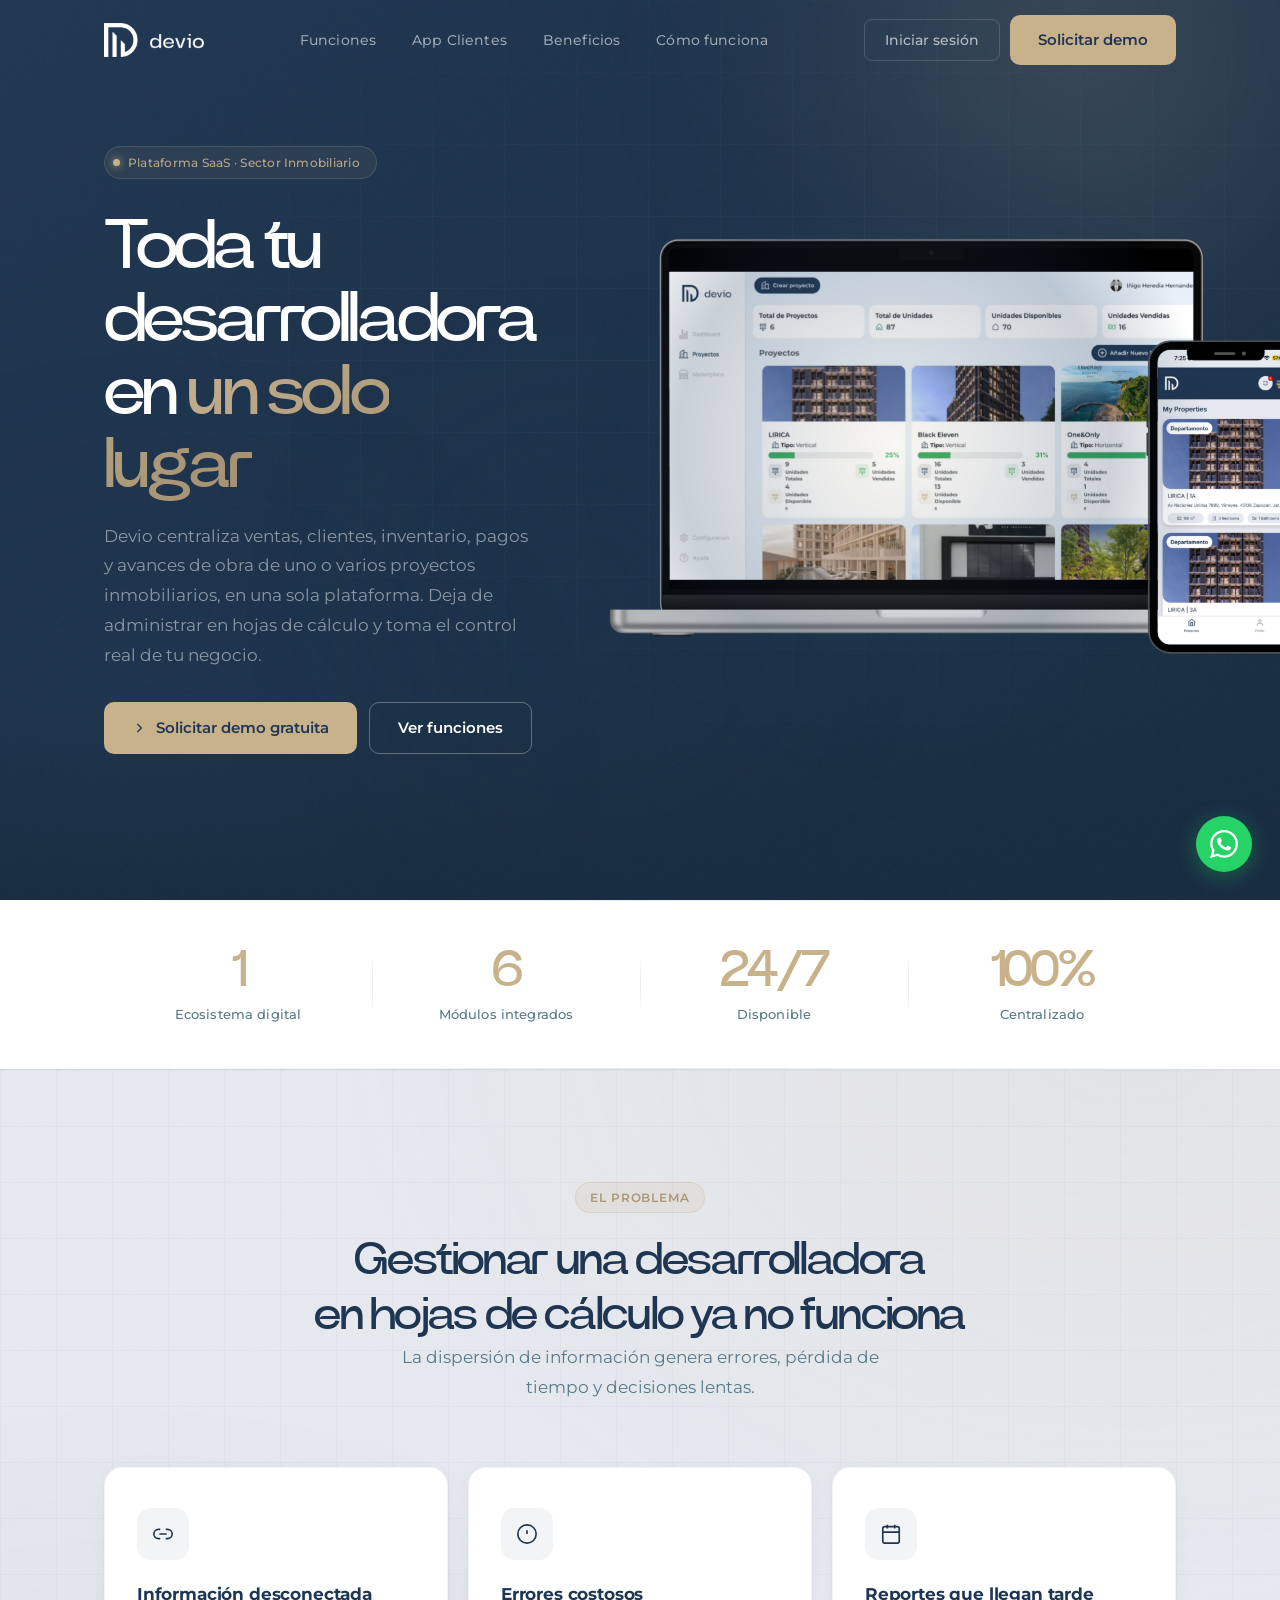
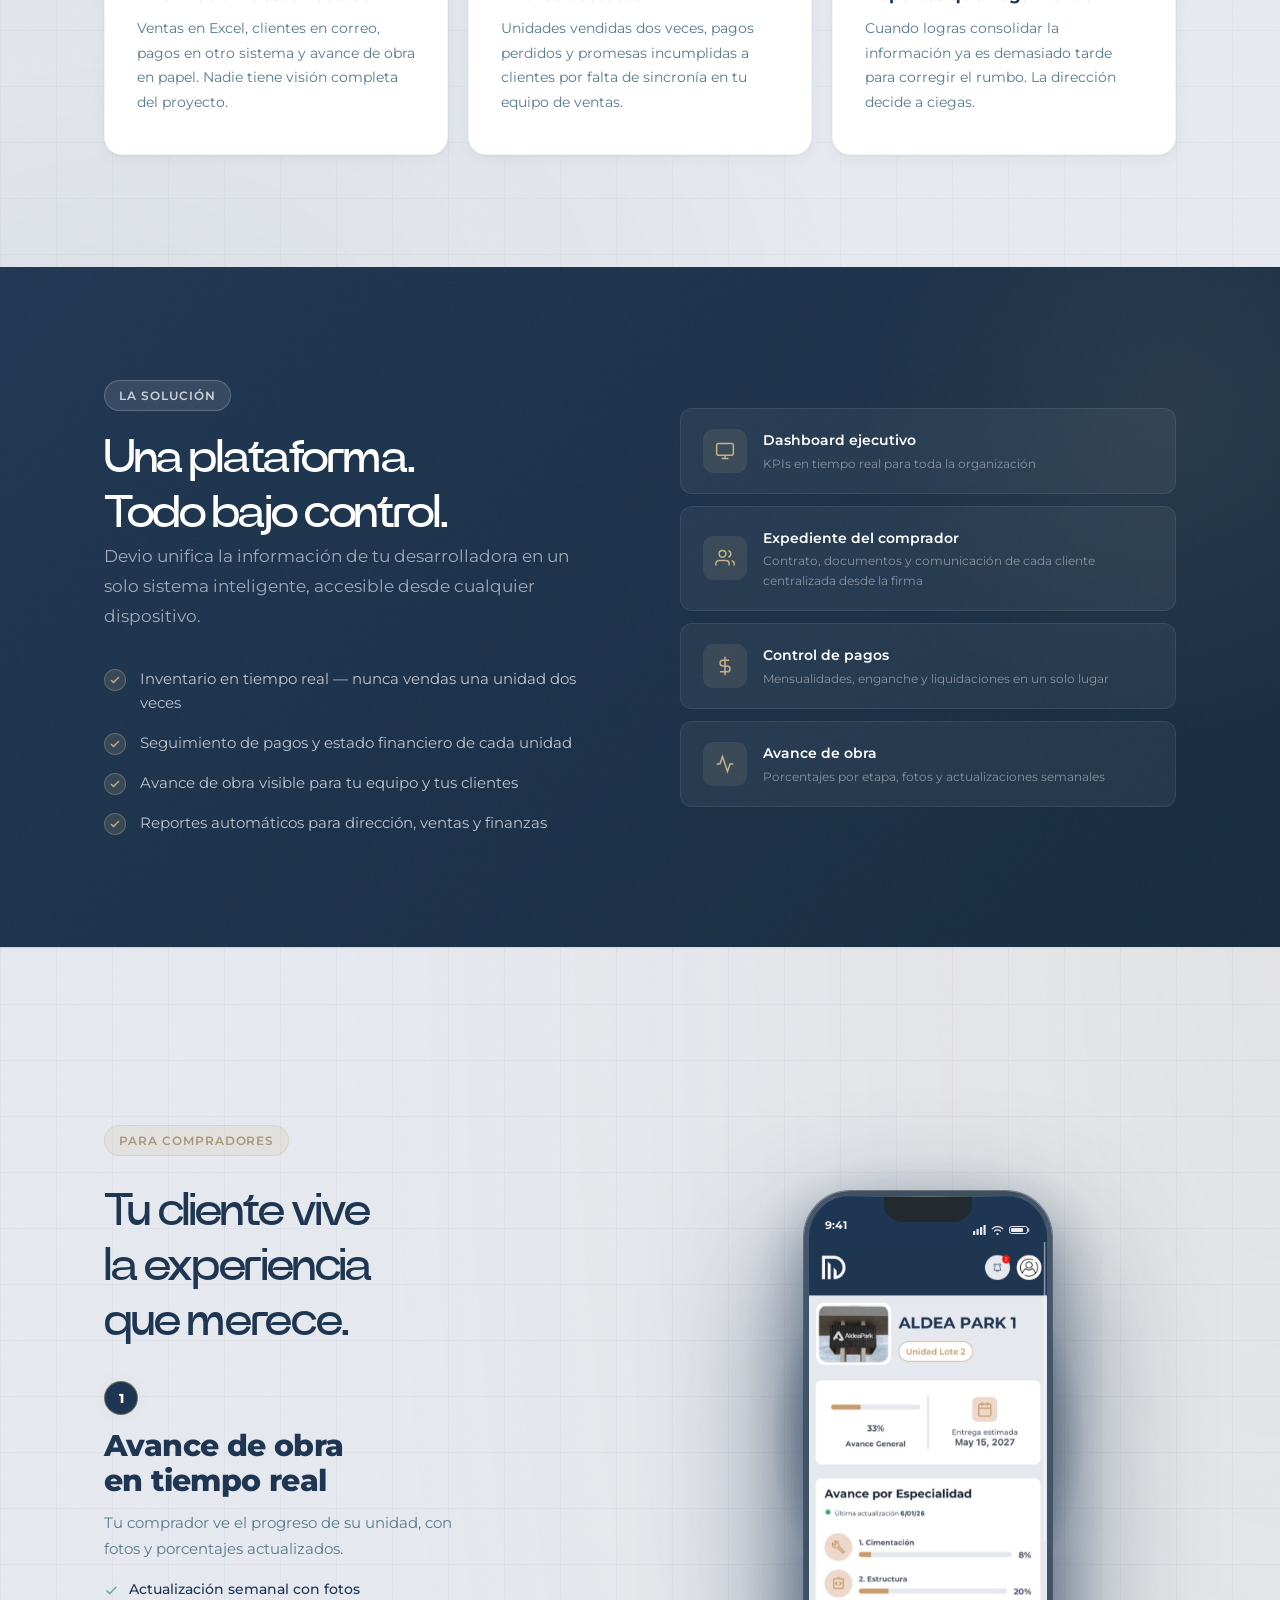
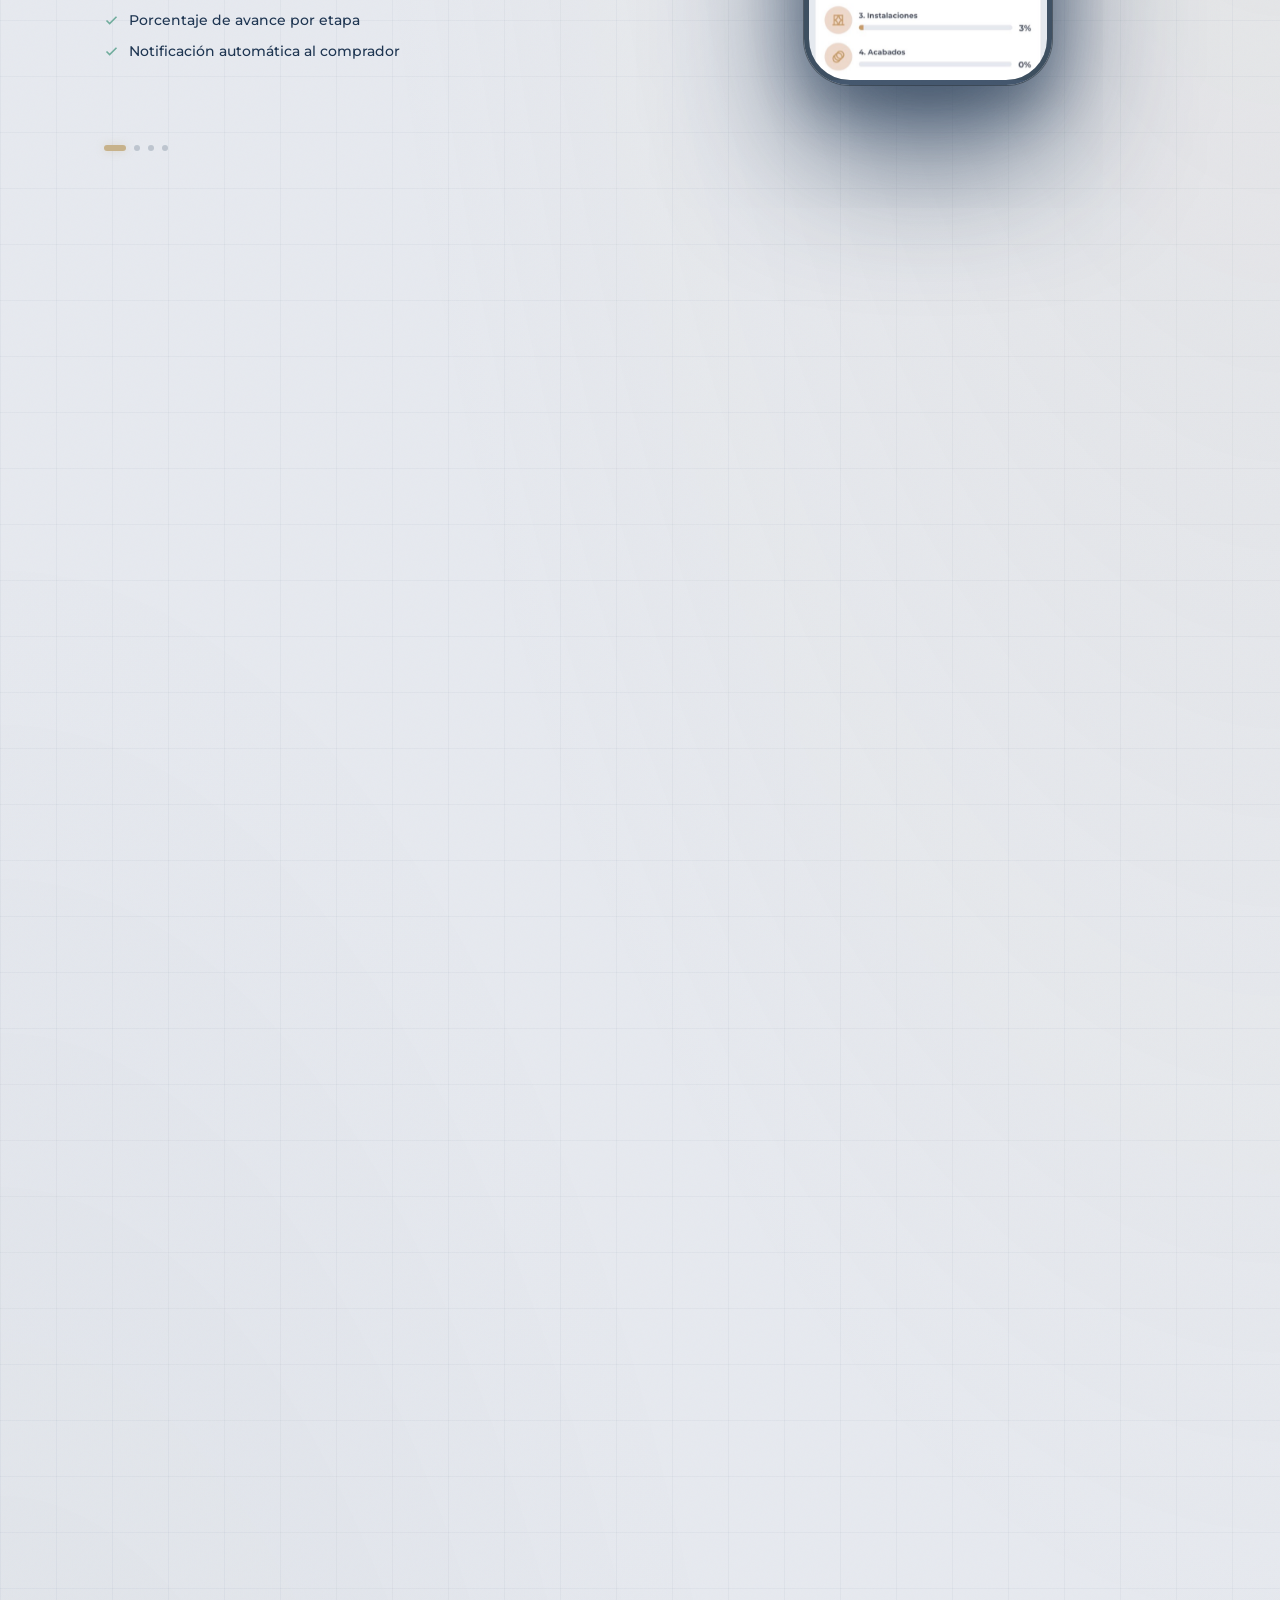
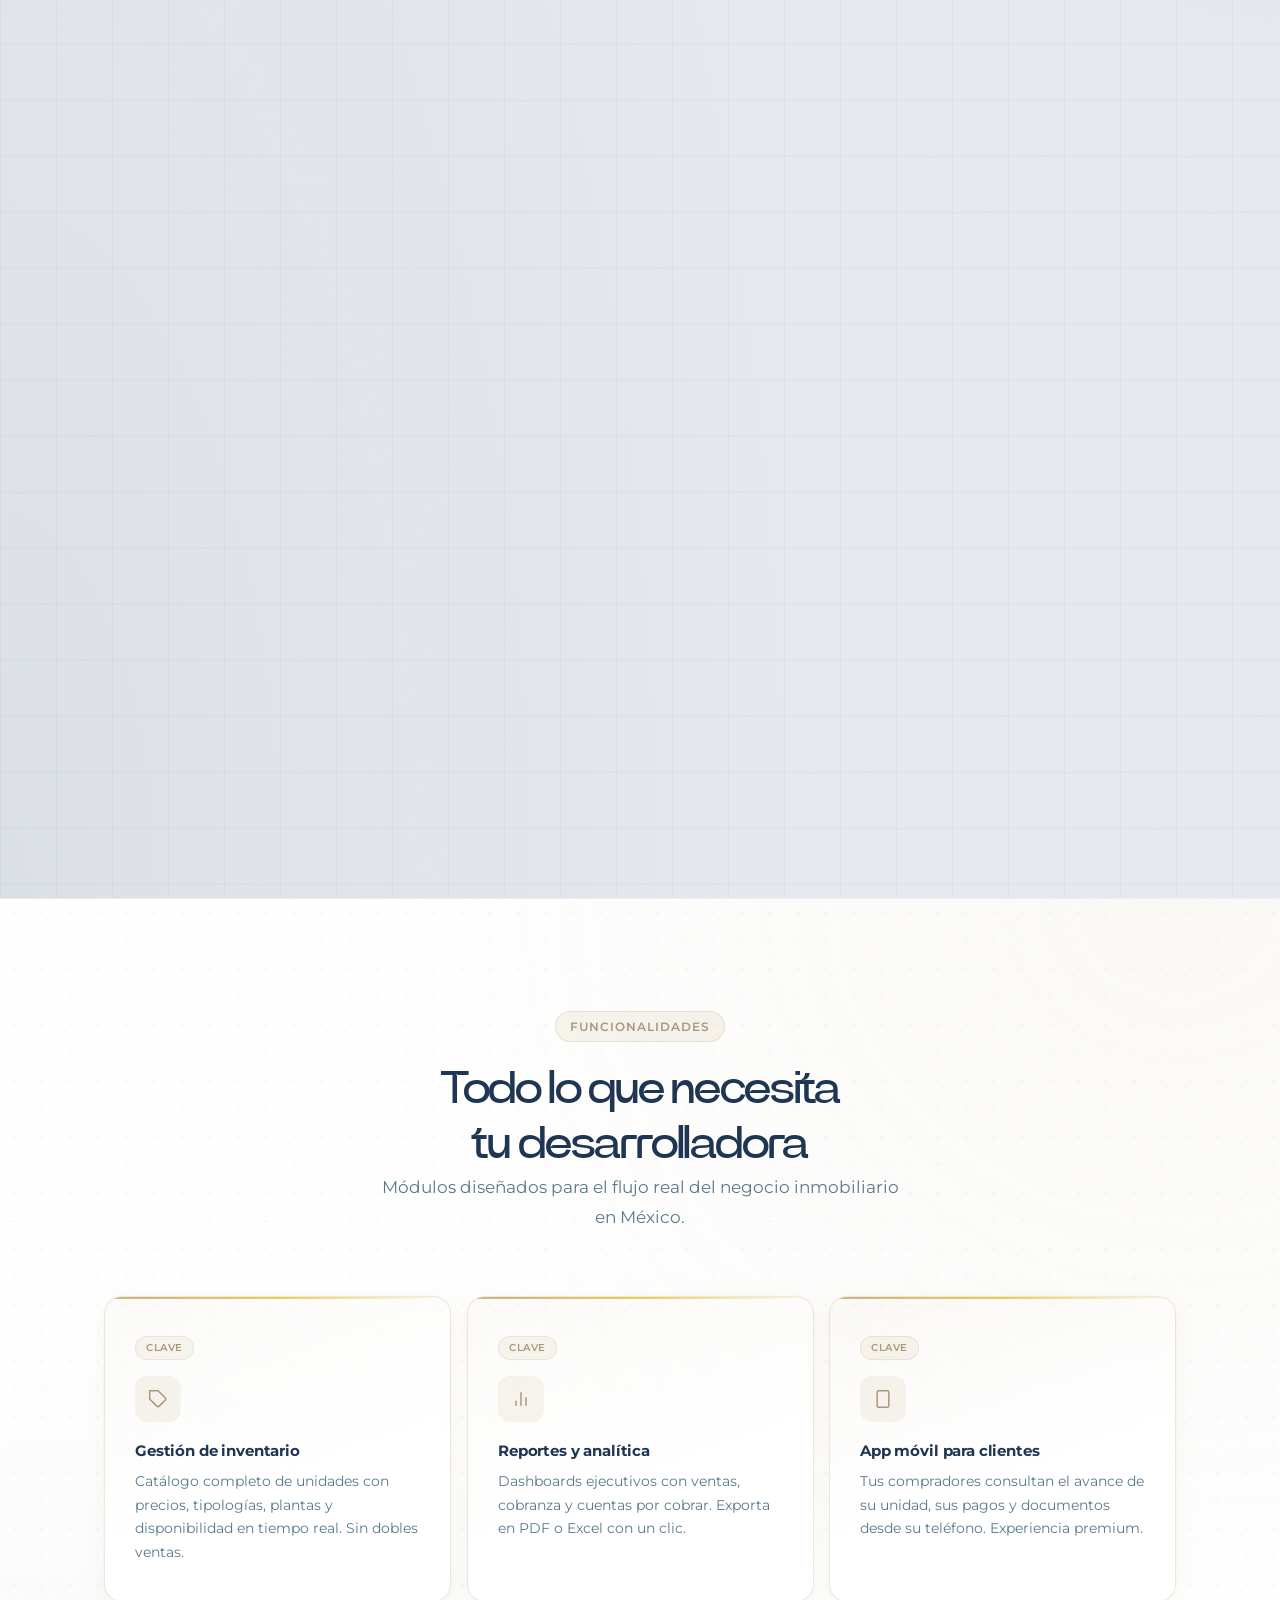
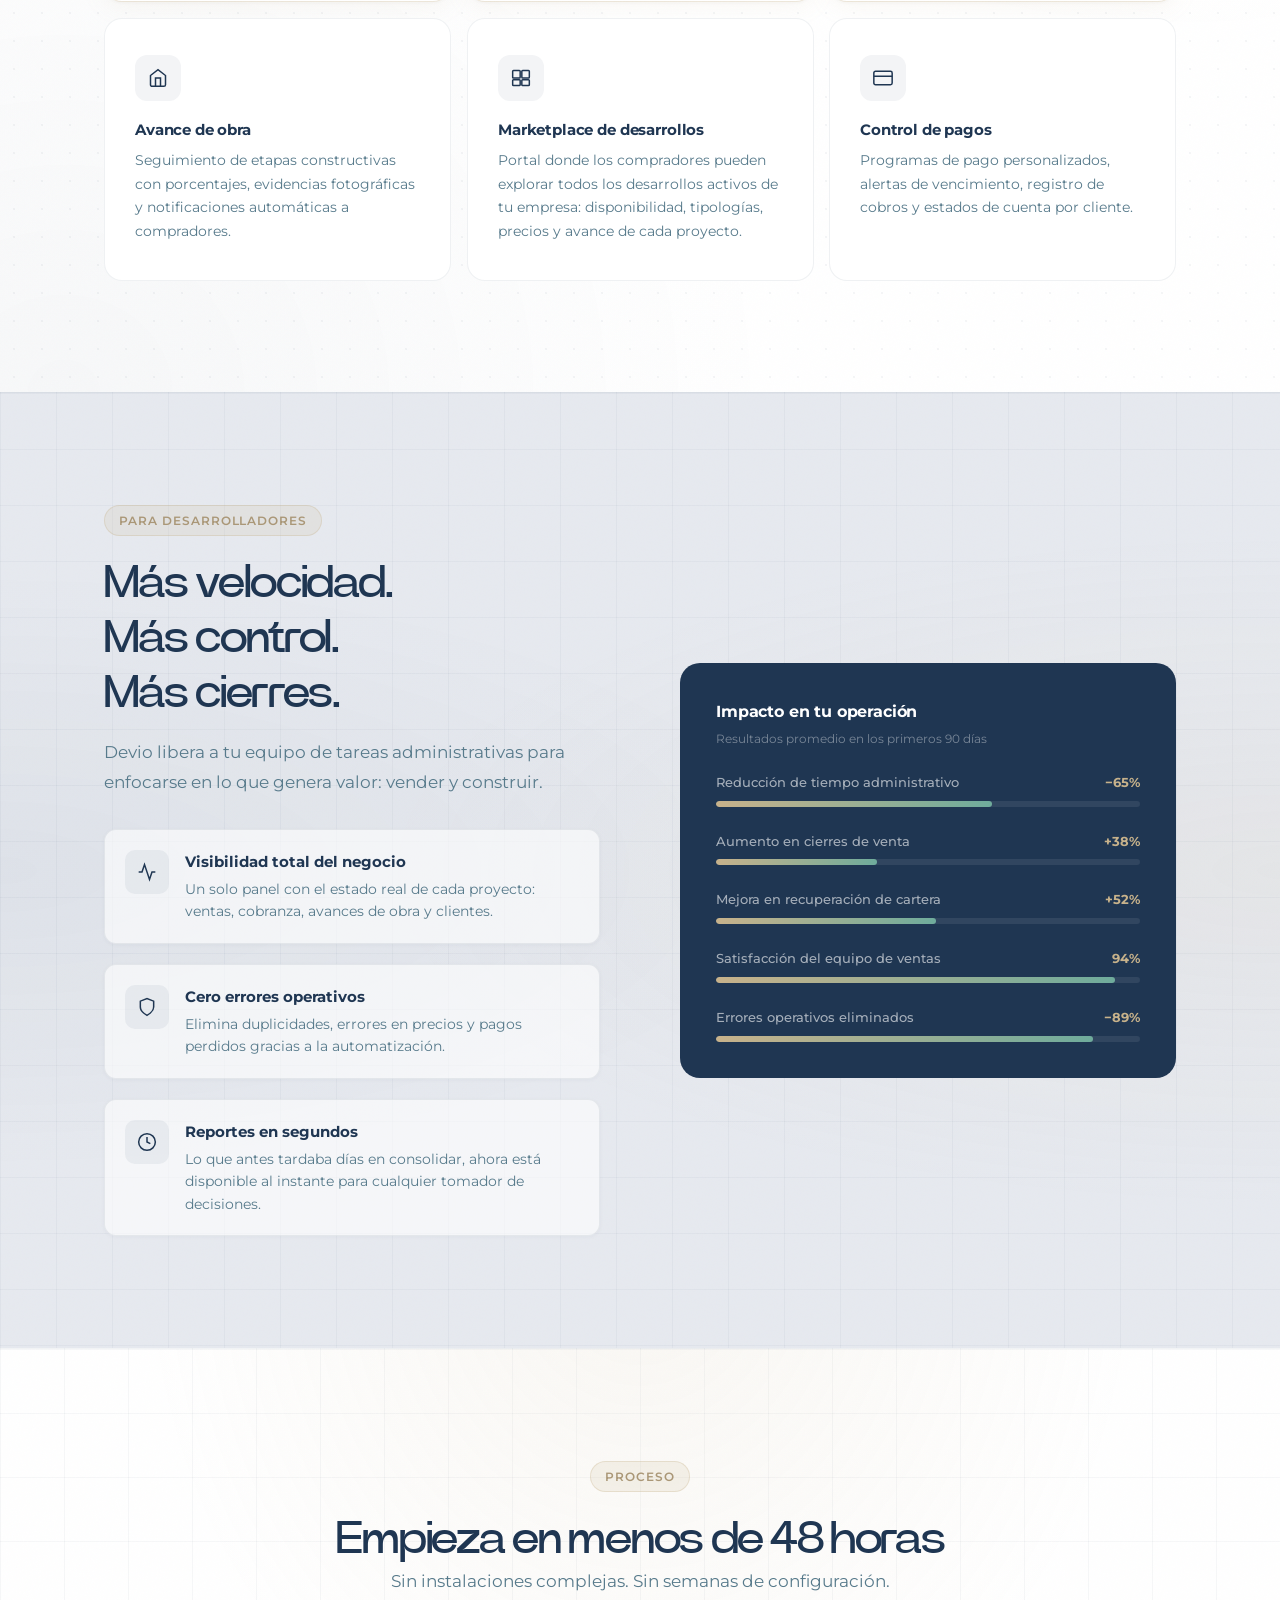
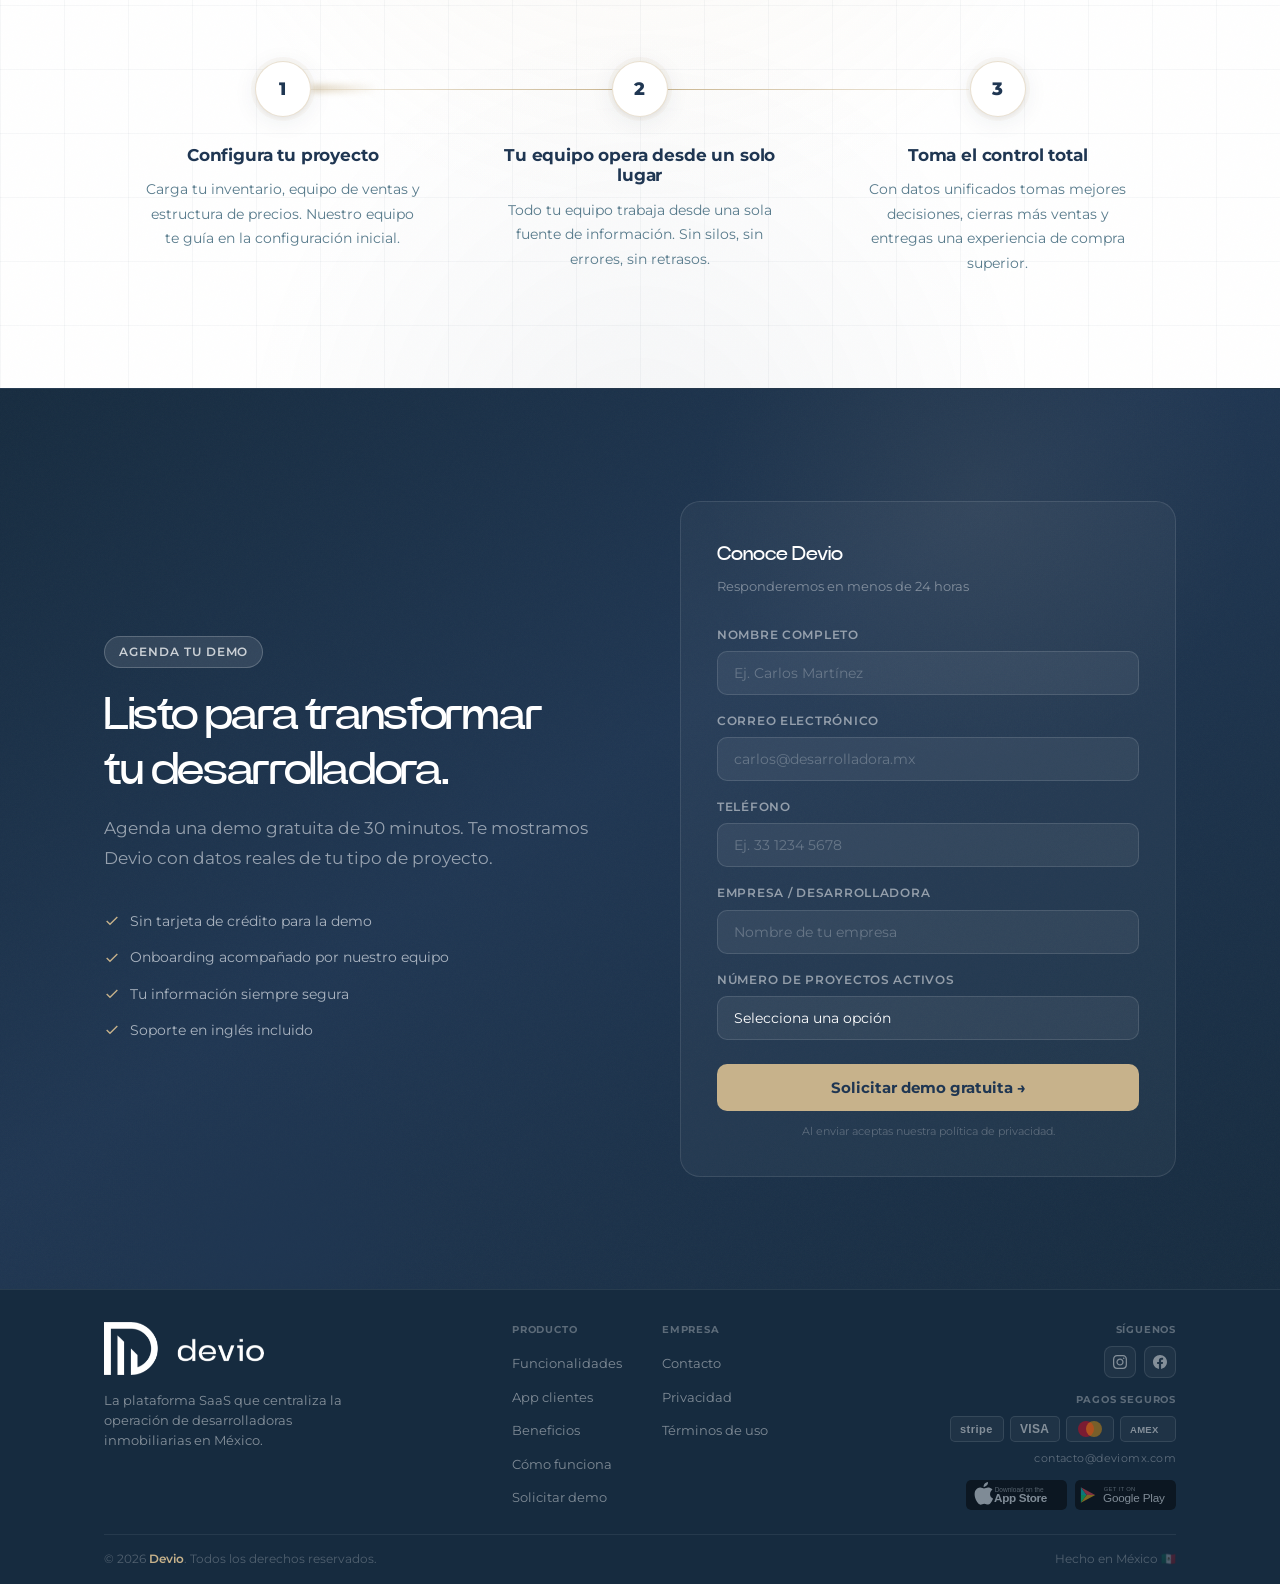
<file: index.html>
<!DOCTYPE html>
<html lang="es">
<head>
  <meta charset="UTF-8" />
  <meta name="viewport" content="width=device-width, initial-scale=1.0" />
  <title>Devio — Plataforma SaaS para Desarrolladores Inmobiliarios</title>
  <meta name="description" content="Devio centraliza ventas, clientes, inventario, pagos y avance de obra de tus proyectos inmobiliarios en una sola plataforma. Deja de administrar en hojas de cálculo." />
  <meta property="og:type" content="website" />
  <meta property="og:url" content="https://deviomx.com/" />
  <meta property="og:title" content="Devio — Toda tu desarrolladora en un solo lugar" />
  <meta property="og:description" content="Centraliza ventas, pagos, avance de obra y clientes en una sola plataforma SaaS para desarrolladoras inmobiliarias en México." />
  <meta property="og:image" content="https://deviomx.com/Assets/Logo/Logodevio.png" />
  <meta name="twitter:card" content="summary_large_image" />
  <meta name="twitter:title" content="Devio — Toda tu desarrolladora en un solo lugar" />
  <meta name="twitter:description" content="Centraliza ventas, pagos, avance de obra y clientes en una sola plataforma SaaS para desarrolladoras inmobiliarias en México." />
  <meta name="twitter:image" content="https://deviomx.com/Assets/Logo/Logodevio.png" />
  <link rel="canonical" href="https://deviomx.com/" />
  <link rel="icon" href="Assets/Logo/Logoazul-rounded.png" />
  <link rel="preconnect" href="https://fonts.googleapis.com" />
  <link rel="preconnect" href="https://fonts.gstatic.com" crossorigin />
  <link rel="preload" href="https://fonts.googleapis.com/css2?family=Montserrat:wght@400;500;600;700&display=swap" as="style" onload="this.onload=null;this.rel='stylesheet'" />
  <noscript><link rel="stylesheet" href="https://fonts.googleapis.com/css2?family=Montserrat:wght@400;500;600;700&display=swap" /></noscript>
  <link rel="preload" href="Assets/Logo/imagotipo-clean.png" as="image" />
  <link rel="preload" href="Assets/Mockups/DEVIO PITCH DECK.webp" as="image" type="image/webp" fetchpriority="high" />
  <link rel="preload" href="Assets/Fonts/PowerGrotesk-Regular.woff2" as="font" type="font/woff2" crossorigin />
  <link rel="dns-prefetch" href="https://formspree.io" />
  <link rel="stylesheet" href="styles.css" />
  <script type="application/ld+json">
  [
    {
      "@context": "https://schema.org",
      "@type": "Organization",
      "name": "Devio",
      "url": "https://deviomx.com",
      "logo": "https://deviomx.com/Assets/Logo/Logodevio.png",
      "description": "Plataforma SaaS que centraliza ventas, clientes, inventario, pagos y avance de obra para desarrolladoras inmobiliarias en México.",
      "email": "contacto@deviomx.com",
      "contactPoint": {
        "@type": "ContactPoint",
        "contactType": "customer support",
        "email": "contacto@deviomx.com",
        "availableLanguage": ["Spanish", "English"]
      },
      "sameAs": ["https://instagram.com/deviomx"]
    },
    {
      "@context": "https://schema.org",
      "@type": "SoftwareApplication",
      "name": "Devio",
      "applicationCategory": "BusinessApplication",
      "operatingSystem": "Web, iOS, Android",
      "description": "Plataforma SaaS para desarrolladoras inmobiliarias en México. Centraliza ventas, clientes, inventario, pagos y avance de obra en un solo lugar.",
      "url": "https://deviomx.com",
      "offers": {
        "@type": "Offer",
        "price": "0",
        "priceCurrency": "MXN",
        "description": "Demo gratuita disponible"
      },
      "publisher": {
        "@type": "Organization",
        "name": "Devio",
        "url": "https://deviomx.com"
      }
    }
  ]
  </script>
</head>
<body>

<nav id="navbar">
  <div class="container">
    <div class="nav-inner">
      <a href="#" class="nav-logo">
        <img src="Assets/Logo/imagotipo-clean.png" alt="Devio" width="300" height="100" decoding="sync" fetchpriority="high" />
      </a>
      <ul class="nav-links">
        <li><a href="#features">Funciones</a></li>
        <li><a href="#benefits-client">App Clientes</a></li>
        <li><a href="#benefits-dev">Beneficios</a></li>
        <li><a href="#how">Cómo funciona</a></li>
      </ul>
      <div class="nav-cta">
        <a href="https://app.deviomx.com/registro?login=login&profesional=Profesional" class="btn btn-login">Iniciar sesión</a>
        <a href="#cta" class="btn btn-gold">Solicitar demo</a>
      </div>
      <button class="hamburger" id="hamburger" aria-label="Menú">
        <span></span><span></span><span></span>
      </button>
    </div>
  </div>
</nav>

<div class="mobile-menu" id="mobileMenu">
  <a href="#features">Funciones</a>
  <a href="#benefits-client">App Clientes</a>
  <a href="#benefits-dev">Beneficios</a>
  <a href="#how">Cómo funciona</a>
  <div class="mobile-menu-actions">
    <a href="https://app.deviomx.com/registro?login=login&profesional=Profesional" class="btn btn-login">Iniciar sesión</a>
    <a href="#cta" class="btn btn-gold">Solicitar demo</a>
  </div>
</div>

<section id="hero">
  <div class="hero-bg">
    <div class="hero-grid-lines"></div>
    <div class="hero-circle hero-circle-1"></div>
    <div class="hero-circle hero-circle-2"></div>
    <div class="hero-circle hero-circle-3"></div>
    <div class="hero-vignette"></div>
  </div>
  <div class="container">
    <div class="hero-grid">
      <div class="hero-content">
        <div class="hero-badge">
          <div class="hero-badge-dot"></div>
          <span>Plataforma SaaS · Sector Inmobiliario</span>
        </div>
        <h1 class="hero-headline">
          Toda tu desarrolladora<br/>en <em>un solo lugar</em>
        </h1>
        <p class="hero-sub">
          Devio centraliza ventas, clientes, inventario, pagos y avances de obra de uno o varios proyectos inmobiliarios, en una sola plataforma. Deja de administrar en hojas de cálculo y toma el control real de tu negocio.
        </p>
        <div class="hero-actions">
          <a href="#cta" class="btn btn-gold">
            <svg width="16" height="16" fill="none" stroke="currentColor" stroke-width="2" viewBox="0 0 24 24"><path d="M8 6l6 6-6 6"/></svg>
            Solicitar demo gratuita
          </a>
          <a href="#features" class="btn btn-outline">Ver funciones</a>
        </div>
      </div>

      <div class="dashboard-wrap">
        <div class="dashboard-glow"></div>
        <picture>
          <source srcset="Assets/Mockups/DEVIO PITCH DECK.webp" type="image/webp" />
          <img
            src="Assets/Mockups/DEVIO PITCH DECK.png"
            alt="Devio — Pitch Deck"
            class="browser-screen"
            loading="eager"
            fetchpriority="high"
            decoding="sync"
            width="1920"
            height="1080"
                     />
        </picture>
      </div>
    </div>
  </div>
</section>

<section id="stats">
  <div class="container">
    <div class="stats-grid">
      <div class="stat-item anim">
        <div class="stat-number"><span class="counter" data-target="1">1</span></div>
        <div class="stat-label">Ecosistema digital</div>
      </div>
      <div class="stat-item anim anim-delay-1">
        <div class="stat-number"><span class="counter" data-target="6">6</span></div>
        <div class="stat-label">Módulos integrados</div>
      </div>
      <div class="stat-item anim anim-delay-2">
        <div class="stat-number"><span class="counter" data-target="24">24</span><span>/7</span></div>
        <div class="stat-label">Disponible</div>
      </div>
      <div class="stat-item anim anim-delay-3">
        <div class="stat-number"><span class="counter" data-target="100">100</span><span>%</span></div>
        <div class="stat-label">Centralizado</div>
      </div>
    </div>
  </div>
</section>

<section id="problems">
  <div class="container">
    <div class="section-header center">
      <div class="tag">El problema</div>
      <h2 class="section-title anim">Gestionar una desarrolladora<br/>en hojas de cálculo ya no funciona</h2>
      <p class="section-sub anim anim-delay-1">La dispersión de información genera errores, pérdida de tiempo y decisiones lentas.</p>
    </div>
    <div class="problems-grid">
      <div class="problem-card anim anim--scale">
        <div class="problem-icon">
          <svg fill="none" stroke-width="1.8" viewBox="0 0 24 24"><path d="M9 17H7A5 5 0 017 7h2"/><path d="M15 7h2a5 5 0 010 10h-2"/><line x1="8" y1="12" x2="16" y2="12"/></svg>
        </div>
        <h3>Información desconectada</h3>
        <p>Ventas en Excel, clientes en correo, pagos en otro sistema y avance de obra en papel. Nadie tiene visión completa del proyecto.</p>
      </div>
      <div class="problem-card anim anim--scale anim-delay-1">
        <div class="problem-icon">
          <svg fill="none" stroke-width="1.8" viewBox="0 0 24 24"><circle cx="12" cy="12" r="10"/><line x1="12" y1="8" x2="12" y2="12"/><line x1="12" y1="16" x2="12.01" y2="16"/></svg>
        </div>
        <h3>Errores costosos</h3>
        <p>Unidades vendidas dos veces, pagos perdidos y promesas incumplidas a clientes por falta de sincronía en tu equipo de ventas.</p>
      </div>
      <div class="problem-card anim anim--scale anim-delay-2">
        <div class="problem-icon">
          <svg fill="none" stroke-width="1.8" viewBox="0 0 24 24"><rect x="3" y="4" width="18" height="18" rx="2" ry="2"/><line x1="16" y1="2" x2="16" y2="6"/><line x1="8" y1="2" x2="8" y2="6"/><line x1="3" y1="10" x2="21" y2="10"/></svg>
        </div>
        <h3>Reportes que llegan tarde</h3>
        <p>Cuando logras consolidar la información ya es demasiado tarde para corregir el rumbo. La dirección decide a ciegas.</p>
      </div>
    </div>
  </div>
</section>

<section id="solution">
  <div class="solution-bg"></div>
  <div class="container">
    <div class="solution-grid">
      <div class="solution-content">
        <div class="tag light">La solución</div>
        <h2 class="section-title anim">Una plataforma.<br/>Todo bajo control.</h2>
        <p class="section-sub anim anim-delay-1">Devio unifica la información de tu desarrolladora en un solo sistema inteligente, accesible desde cualquier dispositivo.</p>
        <div class="solution-points anim anim-delay-2">
          <div class="solution-point">
            <div class="sp-check">
              <svg fill="none" stroke="#C7B28B" stroke-width="2.5" viewBox="0 0 24 24"><polyline points="20 6 9 17 4 12"/></svg>
            </div>
            <span class="sp-text">Inventario en tiempo real — nunca vendas una unidad dos veces</span>
          </div>
          <div class="solution-point">
            <div class="sp-check">
              <svg fill="none" stroke="#C7B28B" stroke-width="2.5" viewBox="0 0 24 24"><polyline points="20 6 9 17 4 12"/></svg>
            </div>
            <span class="sp-text">Seguimiento de pagos y estado financiero de cada unidad</span>
          </div>
          <div class="solution-point">
            <div class="sp-check">
              <svg fill="none" stroke="#C7B28B" stroke-width="2.5" viewBox="0 0 24 24"><polyline points="20 6 9 17 4 12"/></svg>
            </div>
            <span class="sp-text">Avance de obra visible para tu equipo y tus clientes</span>
          </div>
          <div class="solution-point">
            <div class="sp-check">
              <svg fill="none" stroke="#C7B28B" stroke-width="2.5" viewBox="0 0 24 24"><polyline points="20 6 9 17 4 12"/></svg>
            </div>
            <span class="sp-text">Reportes automáticos para dirección, ventas y finanzas</span>
          </div>
        </div>
      </div>
      <div class="solution-visual">
        <div class="sol-card anim anim--right">
          <div class="sol-card-icon">
            <svg fill="none" stroke-width="1.8" viewBox="0 0 24 24"><rect x="2" y="3" width="20" height="14" rx="2"/><path d="M8 21h8M12 17v4"/></svg>
          </div>
          <div class="sol-card-text">
            <div class="sol-card-title">Dashboard ejecutivo</div>
            <div class="sol-card-sub">KPIs en tiempo real para toda la organización</div>
          </div>
        </div>
        <div class="sol-card anim anim--right anim-delay-1">
          <div class="sol-card-icon">
            <svg fill="none" stroke-width="1.8" viewBox="0 0 24 24"><path d="M17 21v-2a4 4 0 00-4-4H5a4 4 0 00-4 4v2"/><circle cx="9" cy="7" r="4"/><path d="M23 21v-2a4 4 0 00-3-3.87"/><path d="M16 3.13a4 4 0 010 7.75"/></svg>
          </div>
          <div class="sol-card-text">
            <div class="sol-card-title">Expediente del comprador</div>
            <div class="sol-card-sub">Contrato, documentos y comunicación de cada cliente centralizada desde la firma</div>
          </div>
        </div>
        <div class="sol-card anim anim--right anim-delay-2">
          <div class="sol-card-icon">
            <svg fill="none" stroke-width="1.8" viewBox="0 0 24 24"><line x1="12" y1="1" x2="12" y2="23"/><path d="M17 5H9.5a3.5 3.5 0 000 7h5a3.5 3.5 0 010 7H6"/></svg>
          </div>
          <div class="sol-card-text">
            <div class="sol-card-title">Control de pagos</div>
            <div class="sol-card-sub">Mensualidades, enganche y liquidaciones en un solo lugar</div>
          </div>
        </div>
        <div class="sol-card anim anim--right anim-delay-3">
          <div class="sol-card-icon">
            <svg fill="none" stroke-width="1.8" viewBox="0 0 24 24"><polyline points="22 12 18 12 15 21 9 3 6 12 2 12"/></svg>
          </div>
          <div class="sol-card-text">
            <div class="sol-card-title">Avance de obra</div>
            <div class="sol-card-sub">Porcentajes por etapa, fotos y actualizaciones semanales</div>
          </div>
        </div>
      </div>
    </div>
  </div>
</section>

<section id="benefits-client">
  <div class="app-story">
    <div class="app-story-sticky">

      <div class="app-story-left">
        <div class="app-story-head">
          <div class="tag anim">Para compradores</div>
          <h2 class="section-title anim anim-delay-1">Tu cliente vive<br/>la experiencia<br/>que merece.</h2>
        </div>

        <div class="app-story-panels">
          <div class="app-panel active">
            <div class="app-panel-num">1</div>
            <h3>Avance de obra<br/>en tiempo real</h3>
            <p>Tu comprador ve el progreso de su unidad, con fotos y porcentajes actualizados.</p>
            <div class="app-panel-features">
              <div class="app-panel-feature">
                <svg fill="none" stroke-width="2.5" viewBox="0 0 24 24"><polyline points="20 6 9 17 4 12"/></svg>
                Actualización semanal con fotos
              </div>
              <div class="app-panel-feature">
                <svg fill="none" stroke-width="2.5" viewBox="0 0 24 24"><polyline points="20 6 9 17 4 12"/></svg>
                Porcentaje de avance por etapa
              </div>
              <div class="app-panel-feature">
                <svg fill="none" stroke-width="2.5" viewBox="0 0 24 24"><polyline points="20 6 9 17 4 12"/></svg>
                Notificación automática al comprador
              </div>
            </div>
          </div>
          <div class="app-panel">
            <div class="app-panel-num">2</div>
            <h3>Estado de cuenta<br/>siempre disponible</h3>
            <p>Pagos realizados, próximas mensualidades y saldo pendiente en la palma de su mano, 24/7.</p>
            <div class="app-panel-features">
              <div class="app-panel-feature">
                <svg fill="none" stroke-width="2.5" viewBox="0 0 24 24"><polyline points="20 6 9 17 4 12"/></svg>
                Historial de pagos completo
              </div>
              <div class="app-panel-feature">
                <svg fill="none" stroke-width="2.5" viewBox="0 0 24 24"><polyline points="20 6 9 17 4 12"/></svg>
                Recordatorio de vencimiento automático
              </div>
              <div class="app-panel-feature">
                <svg fill="none" stroke-width="2.5" viewBox="0 0 24 24"><polyline points="20 6 9 17 4 12"/></svg>
                Comprobantes descargables
              </div>
            </div>
          </div>
          <div class="app-panel">
            <div class="app-panel-num">3</div>
            <h3>Documentos y contratos<br/>digitales</h3>
            <p>Acceso inmediato a su contrato, escrituras y documentación en un repositorio seguro desde la app.</p>
            <div class="app-panel-features">
              <div class="app-panel-feature">
                <svg fill="none" stroke-width="2.5" viewBox="0 0 24 24"><polyline points="20 6 9 17 4 12"/></svg>
                Contrato firmado digitalmente
              </div>
              <div class="app-panel-feature">
                <svg fill="none" stroke-width="2.5" viewBox="0 0 24 24"><polyline points="20 6 9 17 4 12"/></svg>
                Repositorio privado y seguro
              </div>
              <div class="app-panel-feature">
                <svg fill="none" stroke-width="2.5" viewBox="0 0 24 24"><polyline points="20 6 9 17 4 12"/></svg>
                Descarga en cualquier momento
              </div>
            </div>
          </div>
          <div class="app-panel">
            <div class="app-panel-num">4</div>
            <h3>Siempre informado,<br/>sin fricción.</h3>
            <p>Devio mantiene a tus compradores actualizados con recordatorios, avances y comunicados importantes en tiempo real.</p>
            <div class="app-panel-features">
              <div class="app-panel-feature">
                <svg fill="none" stroke-width="2.5" viewBox="0 0 24 24"><polyline points="20 6 9 17 4 12"/></svg>
                Recordatorios automáticos de pago
              </div>
              <div class="app-panel-feature">
                <svg fill="none" stroke-width="2.5" viewBox="0 0 24 24"><polyline points="20 6 9 17 4 12"/></svg>
                Alertas de avance de obra
              </div>
              <div class="app-panel-feature">
                <svg fill="none" stroke-width="2.5" viewBox="0 0 24 24"><polyline points="20 6 9 17 4 12"/></svg>
                Confirmaciones instantáneas
              </div>
              <div class="app-panel-feature">
                <svg fill="none" stroke-width="2.5" viewBox="0 0 24 24"><polyline points="20 6 9 17 4 12"/></svg>
                Comunicación centralizada
              </div>
            </div>
          </div>
        </div><!-- /app-story-panels -->

        <div class="story-dots">
          <div class="story-dot active"></div>
          <div class="story-dot"></div>
          <div class="story-dot"></div>
          <div class="story-dot"></div>
        </div>
      </div>

      <div class="app-story-right">
        <div class="phone-ambient-glow"></div>
        <div class="phone-story-shell">
          <div class="phone-status-bar">
            <div class="ph-sb-notch"></div>
            <span class="ph-sb-time">9:41</span>
            <div class="ph-sb-icons">
              <svg width="13" height="10" viewBox="0 0 13 10" fill="rgba(255,255,255,0.9)">
                <rect x="0" y="6" width="2.2" height="4" rx=".4"/>
                <rect x="3.5" y="4" width="2.2" height="6" rx=".4"/>
                <rect x="7" y="2" width="2.2" height="8" rx=".4"/>
                <rect x="10.5" y="0" width="2.2" height="10" rx=".4"/>
              </svg>
              <svg width="13" height="10" viewBox="0 0 13 10" fill="none">
                <circle cx="6.5" cy="9" r="1.1" fill="rgba(255,255,255,0.9)"/>
                <path d="M3.5 6.2a4.2 4.2 0 0 1 6 0" stroke="rgba(255,255,255,0.9)" stroke-width="1.2" stroke-linecap="round"/>
                <path d="M1.2 3.8a7.5 7.5 0 0 1 10.6 0" stroke="rgba(255,255,255,0.9)" stroke-width="1.2" stroke-linecap="round"/>
              </svg>
              <svg width="22" height="10" viewBox="0 0 22 10" fill="none">
                <rect x=".5" y="1.5" width="18" height="7" rx="2" stroke="rgba(255,255,255,0.9)" stroke-width="1"/>
                <rect x="2" y="3" width="12" height="4" rx="1" fill="rgba(255,255,255,0.9)"/>
                <path d="M19.5 3.8v2.4" stroke="rgba(255,255,255,0.7)" stroke-width="1.4" stroke-linecap="round"/>
              </svg>
            </div>
          </div>
          <div class="phone-story-slides">

            <div class="phone-story-slide ph-slide-img active" data-slide="0">
              <picture>
                <source srcset="Assets/App Mobile/Avance de obra.webp" type="image/webp" />
                <img src="Assets/App Mobile/Avance de obra.jpg" alt="Avance de obra" loading="lazy" decoding="async" width="600" height="1212" />
              </picture>
            </div>

            <div class="phone-story-slide ph-slide-img" data-slide="1">
              <picture>
                <source srcset="Assets/App Mobile/App_Mobile_edc.webp" type="image/webp" />
                <img src="Assets/App Mobile/App_Mobile_edc.png" alt="Estado de cuenta" loading="lazy" decoding="async" width="600" height="1134" />
              </picture>
            </div>

            <div class="phone-story-slide ph-slide-img" data-slide="2">
              <picture>
                <source srcset="Assets/App Mobile/App_Mobile_docsc.webp" type="image/webp" />
                <img src="Assets/App Mobile/App_Mobile_docsc.png" alt="Documentos" loading="lazy" decoding="async" width="600" height="1201" />
              </picture>
            </div>

            <div class="phone-story-slide ph-slide-img" data-slide="3">
              <picture>
                <source srcset="Assets/App Mobile/App_Mobile_PantallaInicio.webp" type="image/webp" />
                <img src="Assets/App Mobile/App_Mobile_PantallaInicio.jpg" alt="Notificaciones" loading="lazy" decoding="async" width="600" height="1297" />
              </picture>
            </div>

          </div>
        </div>
        <div class="phone-reflection"></div>
      </div>

    </div>
  </div>
</section>

<section id="features">
  <div class="container">
    <div class="section-header center">
      <div class="tag">Funcionalidades</div>
      <h2 class="section-title anim">Todo lo que necesita<br/>tu desarrolladora</h2>
      <p class="section-sub anim anim-delay-1">Módulos diseñados para el flujo real del negocio inmobiliario en México.</p>
    </div>
    <div class="features-grid">
      <div class="feature-card feature-card--featured anim anim--scale">
        <div class="feature-card-badge">Clave</div>
        <div class="feature-icon">
          <svg fill="none" stroke-width="1.8" viewBox="0 0 24 24"><path d="M20.59 13.41l-7.17 7.17a2 2 0 01-2.83 0L2 12V2h10l8.59 8.59a2 2 0 010 2.82z"/><line x1="7" y1="7" x2="7.01" y2="7"/></svg>
        </div>
        <h3>Gestión de inventario</h3>
        <p>Catálogo completo de unidades con precios, tipologías, plantas y disponibilidad en tiempo real. Sin dobles ventas.</p>
      </div>
      <div class="feature-card feature-card--featured anim anim--scale anim-delay-1">
        <div class="feature-card-badge">Clave</div>
        <div class="feature-icon">
          <svg fill="none" stroke-width="1.8" viewBox="0 0 24 24"><line x1="18" y1="20" x2="18" y2="10"/><line x1="12" y1="20" x2="12" y2="4"/><line x1="6" y1="20" x2="6" y2="14"/></svg>
        </div>
        <h3>Reportes y analítica</h3>
        <p>Dashboards ejecutivos con ventas, cobranza y cuentas por cobrar. Exporta en PDF o Excel con un clic.</p>
      </div>
      <div class="feature-card feature-card--featured anim anim--scale anim-delay-2">
        <div class="feature-card-badge">Clave</div>
        <div class="feature-icon">
          <svg fill="none" stroke-width="1.8" viewBox="0 0 24 24"><rect x="5" y="2" width="14" height="20" rx="2" ry="2"/><line x1="12" y1="18" x2="12.01" y2="18"/></svg>
        </div>
        <h3>App móvil para clientes</h3>
        <p>Tus compradores consultan el avance de su unidad, sus pagos y documentos desde su teléfono. Experiencia premium.</p>
      </div>
      <div class="feature-card anim anim--scale anim-delay-1">
        <div class="feature-icon">
          <svg fill="none" stroke-width="1.8" viewBox="0 0 24 24"><path d="M3 9l9-7 9 7v11a2 2 0 01-2 2H5a2 2 0 01-2-2z"/><polyline points="9,22 9,12 15,12 15,22"/></svg>
        </div>
        <h3>Avance de obra</h3>
        <p>Seguimiento de etapas constructivas con porcentajes, evidencias fotográficas y notificaciones automáticas a compradores.</p>
      </div>
      <div class="feature-card anim anim--scale anim-delay-2">
        <div class="feature-icon">
          <svg fill="none" stroke-width="1.8" viewBox="0 0 24 24"><rect x="2" y="3" width="9" height="9" rx="1"/><rect x="13" y="3" width="9" height="9" rx="1"/><rect x="2" y="14" width="9" height="7" rx="1"/><rect x="13" y="14" width="9" height="7" rx="1"/></svg>
        </div>
        <h3>Marketplace de desarrollos</h3>
        <p>Portal donde los compradores pueden explorar todos los desarrollos activos de tu empresa: disponibilidad, tipologías, precios y avance de cada proyecto.</p>
      </div>
      <div class="feature-card anim anim--scale anim-delay-3">
        <div class="feature-icon">
          <svg fill="none" stroke-width="1.8" viewBox="0 0 24 24"><rect x="1" y="4" width="22" height="16" rx="2" ry="2"/><line x1="1" y1="10" x2="23" y2="10"/></svg>
        </div>
        <h3>Control de pagos</h3>
        <p>Programas de pago personalizados, alertas de vencimiento, registro de cobros y estados de cuenta por cliente.</p>
      </div>
    </div>
  </div>
</section>

<section id="benefits-dev">
  <div class="container">
    <div class="benefits-grid">
      <div>
        <div class="tag">Para desarrolladores</div>
        <h2 class="section-title anim">Más velocidad.<br/>Más control.<br/>Más cierres.</h2>
        <p class="section-sub anim anim-delay-1">Devio libera a tu equipo de tareas administrativas para enfocarse en lo que genera valor: vender y construir.</p>
        <div class="benefit-list">
          <div class="benefit-item anim anim-delay-1">
            <div class="benefit-item-icon">
              <svg fill="none" stroke-width="1.8" viewBox="0 0 24 24"><polyline points="22 12 18 12 15 21 9 3 6 12 2 12"/></svg>
            </div>
            <div>
              <h4>Visibilidad total del negocio</h4>
              <p>Un solo panel con el estado real de cada proyecto: ventas, cobranza, avances de obra y clientes.</p>
            </div>
          </div>
          <div class="benefit-item anim anim-delay-2">
            <div class="benefit-item-icon">
              <svg fill="none" stroke-width="1.8" viewBox="0 0 24 24"><path d="M12 22s8-4 8-10V5l-8-3-8 3v7c0 6 8 10 8 10z"/></svg>
            </div>
            <div>
              <h4>Cero errores operativos</h4>
              <p>Elimina duplicidades, errores en precios y pagos perdidos gracias a la automatización.</p>
            </div>
          </div>
          <div class="benefit-item anim anim-delay-3">
            <div class="benefit-item-icon">
              <svg fill="none" stroke-width="1.8" viewBox="0 0 24 24"><circle cx="12" cy="12" r="10"/><polyline points="12 6 12 12 16 14"/></svg>
            </div>
            <div>
              <h4>Reportes en segundos</h4>
              <p>Lo que antes tardaba días en consolidar, ahora está disponible al instante para cualquier tomador de decisiones.</p>
            </div>
          </div>
        </div>
      </div>
      <div>
        <div class="metrics-panel anim anim--down anim-delay-1">
          <div>
            <div class="panel-title">Impacto en tu operación</div>
            <div class="panel-sub">Resultados promedio en los primeros 90 días</div>
          </div>
          <div class="metric-row">
            <div class="metric-header">
              <span class="metric-name">Reducción de tiempo administrativo</span>
              <span class="metric-val">−65%</span>
            </div>
            <div class="metric-bar"><div class="metric-fill" data-width="65"></div></div>
          </div>
          <div class="metric-row">
            <div class="metric-header">
              <span class="metric-name">Aumento en cierres de venta</span>
              <span class="metric-val">+38%</span>
            </div>
            <div class="metric-bar"><div class="metric-fill" data-width="38"></div></div>
          </div>
          <div class="metric-row">
            <div class="metric-header">
              <span class="metric-name">Mejora en recuperación de cartera</span>
              <span class="metric-val">+52%</span>
            </div>
            <div class="metric-bar"><div class="metric-fill" data-width="52"></div></div>
          </div>
          <div class="metric-row">
            <div class="metric-header">
              <span class="metric-name">Satisfacción del equipo de ventas</span>
              <span class="metric-val">94%</span>
            </div>
            <div class="metric-bar"><div class="metric-fill" data-width="94"></div></div>
          </div>
          <div class="metric-row">
            <div class="metric-header">
              <span class="metric-name">Errores operativos eliminados</span>
              <span class="metric-val">−89%</span>
            </div>
            <div class="metric-bar"><div class="metric-fill" data-width="89"></div></div>
          </div>
        </div>
      </div>
    </div>
  </div>
</section>

<section id="how">
  <div class="container">
    <div class="section-header center">
      <div class="tag">Proceso</div>
      <h2 class="section-title anim">Empieza en menos de 48 horas</h2>
      <p class="section-sub anim anim-delay-1">Sin instalaciones complejas. Sin semanas de configuración.</p>
    </div>
    <div class="steps">
      <div class="step anim">
        <div class="step-num">1</div>
        <h3>Configura tu proyecto</h3>
        <p>Carga tu inventario, equipo de ventas y estructura de precios. Nuestro equipo te guía en la configuración inicial.</p>
      </div>
      <div class="step anim anim-delay-2">
        <div class="step-num">2</div>
        <h3>Tu equipo opera desde un solo lugar</h3>
        <p>Todo tu equipo trabaja desde una sola fuente de información. Sin silos, sin errores, sin retrasos.</p>
      </div>
      <div class="step anim anim-delay-4">
        <div class="step-num">3</div>
        <h3>Toma el control total</h3>
        <p>Con datos unificados tomas mejores decisiones, cierras más ventas y entregas una experiencia de compra superior.</p>
      </div>
    </div>
  </div>
</section>

<section id="cta">
  <div class="cta-bg-1"></div>
  <div class="cta-bg-2"></div>
  <div class="container">
    <div class="cta-inner">
      <div class="cta-content">
        <div class="tag light">Agenda tu demo</div>
        <h2 class="section-title anim">Listo para transformar<br/>tu desarrolladora.</h2>
        <p class="section-sub anim anim-delay-1">Agenda una demo gratuita de 30 minutos. Te mostramos Devio con datos reales de tu tipo de proyecto.</p>
        <div class="cta-proof anim anim-delay-2">
          <div class="cta-proof-item">
            <svg fill="none" stroke-width="2" viewBox="0 0 24 24"><polyline points="20 6 9 17 4 12"/></svg>
            Sin tarjeta de crédito para la demo
          </div>
          <div class="cta-proof-item">
            <svg fill="none" stroke-width="2" viewBox="0 0 24 24"><polyline points="20 6 9 17 4 12"/></svg>
            Onboarding acompañado por nuestro equipo
          </div>
          <div class="cta-proof-item">
            <svg fill="none" stroke-width="2" viewBox="0 0 24 24"><polyline points="20 6 9 17 4 12"/></svg>
            Tu información siempre segura
          </div>
          <div class="cta-proof-item">
            <svg fill="none" stroke-width="2" viewBox="0 0 24 24"><polyline points="20 6 9 17 4 12"/></svg>
            Soporte en inglés incluido
          </div>
        </div>
      </div>
      <div class="anim anim--down anim-delay-1">
        <div class="demo-form" id="demoForm">
          <div class="form-title">Conoce Devio</div>
          <div class="form-sub">Responderemos en menos de 24 horas</div>
          <form id="leadForm" novalidate>
            <div class="form-group">
              <label>Nombre completo</label>
              <input type="text" id="fname" name="name" placeholder="Ej. Carlos Martínez" required />
            </div>
            <div class="form-group">
              <label>Correo electrónico</label>
              <input type="email" id="femail" name="email" placeholder="carlos@desarrolladora.mx" required />
            </div>
            <div class="form-group">
              <label>Teléfono</label>
              <input type="tel" id="fphone" name="phone" placeholder="Ej. 33 1234 5678" required />
            </div>
            <div class="form-group">
              <label>Empresa / Desarrolladora</label>
              <input type="text" id="fcompany" name="company" placeholder="Nombre de tu empresa" required />
            </div>
            <div class="form-group">
              <label>Número de proyectos activos</label>
              <select id="fsize" name="projects">
                <option disabled selected>Selecciona una opción</option>
                <option value="1">1 proyecto</option>
                <option value="2-5">2 a 5 proyectos</option>
                <option value="6-10">6 a 10 proyectos</option>
                <option value="10+">Más de 10 proyectos</option>
              </select>
            </div>
            <button type="submit" class="form-submit">Solicitar demo gratuita →</button>
            <p class="form-note">Al enviar aceptas nuestra política de privacidad.</p>
          </form>
          <div class="form-success" id="formSuccess">
            <div class="form-success-icon">
              <svg fill="none" stroke-width="2.5" viewBox="0 0 24 24"><polyline points="20 6 9 17 4 12"/></svg>
            </div>
            <h3>¡Solicitud enviada!</h3>
            <p>Nuestro equipo te contactará en menos de 24 horas para agendar tu demo personalizada.</p>
          </div>
        </div>
      </div>
    </div>
  </div>
</section>

<footer>
  <div class="container">
    <div class="footer-grid">

      <div class="footer-brand">
        <a href="#" class="nav-logo">
          <img src="Assets/Logo/imagotipo-clean.png" alt="Devio" width="300" height="100" loading="lazy" decoding="async" />
        </a>
        <p>La plataforma SaaS que centraliza la operación de desarrolladoras inmobiliarias en México.</p>
      </div>

      <div class="footer-nav">
        <div class="footer-col">
          <h5>Producto</h5>
          <ul>
            <li><a href="#features">Funcionalidades</a></li>
            <li><a href="#benefits-client">App clientes</a></li>
            <li><a href="#benefits-dev">Beneficios</a></li>
            <li><a href="#how">Cómo funciona</a></li>
            <li><a href="#cta">Solicitar demo</a></li>
          </ul>
        </div>
        <div class="footer-col">
          <h5>Empresa</h5>
          <ul>
            <li><a href="#cta">Contacto</a></li>
            <li><a href="privacidad.html">Privacidad</a></li>
            <li><a href="terminos.html">Términos de uso</a></li>
          </ul>
        </div>
      </div>

      <div class="footer-right">
        <div class="footer-right-section">
          <h5>Síguenos</h5>
          <div class="fsocials">
            <a href="https://instagram.com/deviomx" class="fsocial" aria-label="Instagram" target="_blank" rel="noopener">
              <svg viewBox="0 0 24 24"><path d="M12 2.163c3.204 0 3.584.012 4.85.07 3.252.148 4.771 1.691 4.919 4.919.058 1.265.069 1.645.069 4.849 0 3.205-.012 3.584-.069 4.849-.149 3.225-1.664 4.771-4.919 4.919-1.266.058-1.644.07-4.85.07-3.204 0-3.584-.012-4.849-.07-3.26-.149-4.771-1.699-4.919-4.92-.058-1.265-.07-1.644-.07-4.849 0-3.204.013-3.583.07-4.849.149-3.227 1.664-4.771 4.919-4.919 1.266-.057 1.645-.069 4.849-.069zm0-2.163c-3.259 0-3.667.014-4.947.072-4.358.2-6.78 2.618-6.98 6.98-.059 1.281-.073 1.689-.073 4.948 0 3.259.014 3.668.072 4.948.2 4.358 2.618 6.78 6.98 6.98 1.281.058 1.689.072 4.948.072 3.259 0 3.668-.014 4.948-.072 4.354-.2 6.782-2.618 6.979-6.98.059-1.28.073-1.689.073-4.948 0-3.259-.014-3.667-.072-4.947-.196-4.354-2.617-6.78-6.979-6.98-1.281-.059-1.69-.073-4.949-.073zm0 5.838c-3.403 0-6.162 2.759-6.162 6.162s2.759 6.163 6.162 6.163 6.162-2.759 6.162-6.163c0-3.403-2.759-6.162-6.162-6.162zm0 10.162c-2.209 0-4-1.79-4-4 0-2.209 1.791-4 4-4s4 1.791 4 4c0 2.21-1.791 4-4 4zm6.406-11.845c-.796 0-1.441.645-1.441 1.44s.645 1.44 1.441 1.44c.795 0 1.439-.645 1.439-1.44s-.644-1.44-1.439-1.44z"/></svg>
            </a>
            <a href="https://facebook.com" class="fsocial" aria-label="Facebook" target="_blank" rel="noopener">
              <svg viewBox="0 0 24 24"><path d="M24 12.073c0-6.627-5.373-12-12-12s-12 5.373-12 12c0 5.99 4.388 10.954 10.125 11.854v-8.385H7.078v-3.47h3.047V9.43c0-3.007 1.792-4.669 4.533-4.669 1.312 0 2.686.235 2.686.235v2.953H15.83c-1.491 0-1.956.925-1.956 1.874v2.25h3.328l-.532 3.47h-2.796v8.385C19.612 23.027 24 18.062 24 12.073z"/></svg>
            </a>
          </div>
        </div>

        <div class="footer-right-section">
          <h5>Pagos seguros</h5>
          <div class="fpay-logos">
            <div class="fpay-badge" title="Stripe">
              <svg width="34" height="14" viewBox="0 0 34 14" fill="none">
                <text x="0" y="11" font-family="Arial, sans-serif" font-size="11" font-weight="700" fill="rgba(255,255,255,0.45)" letter-spacing="0.5">stripe</text>
              </svg>
            </div>
            <div class="fpay-badge" title="Visa">
              <svg width="30" height="14" viewBox="0 0 30 14" fill="none">
                <text x="0" y="11" font-family="Arial, sans-serif" font-size="12" font-weight="900" fill="rgba(255,255,255,0.45)" letter-spacing="0.3">VISA</text>
              </svg>
            </div>
            <div class="fpay-badge" title="Mastercard">
              <svg width="28" height="18" viewBox="0 0 28 18" fill="none">
                <circle cx="10" cy="9" r="8" fill="rgba(235,0,27,0.45)"/>
                <circle cx="18" cy="9" r="8" fill="rgba(255,163,0,0.4)"/>
              </svg>
            </div>
            <div class="fpay-badge" title="American Express">
              <svg width="36" height="14" viewBox="0 0 36 14" fill="none">
                <text x="0" y="11" font-family="Arial, sans-serif" font-size="9.5" font-weight="800" fill="rgba(255,255,255,0.45)" letter-spacing="0.3">AMEX</text>
              </svg>
            </div>
          </div>
          <a href="mailto:contacto@deviomx.com" class="footer-email">contacto@deviomx.com</a>
          <div class="footer-apps">
            <a href="https://apps.apple.com/us/app/devio/id6760320536" class="app-badge" target="_blank" rel="noopener" aria-label="Descargar en App Store">
              <img src="Assets/badge-appstore.svg" alt="Download on the App Store" height="30" width="101" loading="lazy" />
            </a>
            <a href="https://play.google.com/store/apps/details?id=com.deviomx.app&hl=es_MX" class="app-badge" target="_blank" rel="noopener" aria-label="Descargar en Google Play">
              <img src="Assets/badge-googleplay.svg" alt="Get it on Google Play" height="30" width="101" loading="lazy" />
            </a>
          </div>
        </div>
      </div>

    </div>
    <div class="footer-bottom">
      <p class="footer-copy">© 2026 <span class="footer-gold">Devio</span>. Todos los derechos reservados.</p>
      <p class="footer-copy">Hecho en México 🇲🇽</p>
    </div>
  </div>
</footer>

<script src="script.js" defer></script>

<a id="waFloat"
   href="https://wa.me/523321772355?text=Hola%2C%20me%20interesa%20conocer%20Devio%20y%20agendar%20una%20demo."
   class="wa-float"
   target="_blank"
   rel="noopener"
   aria-label="Contactar por WhatsApp">
  <span class="wa-label">¿Agendamos tu demo?</span>
  <svg viewBox="0 0 24 24" xmlns="http://www.w3.org/2000/svg">
    <path d="M17.472 14.382c-.297-.149-1.758-.867-2.03-.967-.273-.099-.471-.148-.67.15-.197.297-.767.966-.94 1.164-.173.199-.347.223-.644.075-.297-.15-1.255-.463-2.39-1.475-.883-.788-1.48-1.761-1.653-2.059-.173-.297-.018-.458.13-.606.134-.133.298-.347.446-.52.149-.174.198-.298.298-.497.099-.198.05-.371-.025-.52-.075-.149-.669-1.612-.916-2.207-.242-.579-.487-.5-.669-.51-.173-.008-.371-.01-.57-.01-.198 0-.52.074-.792.372-.272.297-1.04 1.016-1.04 2.479 0 1.462 1.065 2.875 1.213 3.074.149.198 2.096 3.2 5.077 4.487.709.306 1.262.489 1.694.625.712.227 1.36.195 1.871.118.571-.085 1.758-.719 2.006-1.413.248-.694.248-1.289.173-1.413-.074-.124-.272-.198-.57-.347zm-5.421 7.403h-.004a9.87 9.87 0 0 1-5.031-1.378l-.361-.214-3.741.982.998-3.648-.235-.374a9.86 9.86 0 0 1-1.51-5.26c.001-5.45 4.436-9.884 9.888-9.884 2.64 0 5.122 1.03 6.988 2.898a9.825 9.825 0 0 1 2.893 6.994c-.003 5.45-4.437 9.884-9.885 9.884zm8.413-18.297A11.815 11.815 0 0 0 12.05 0C5.495 0 .16 5.335.157 11.892c0 2.096.547 4.142 1.588 5.945L.057 24l6.305-1.654a11.882 11.882 0 0 0 5.683 1.448h.005c6.554 0 11.89-5.335 11.893-11.893a11.821 11.821 0 0 0-3.48-8.413z"/>
  </svg>
</a>
</body>
</html>
</file>
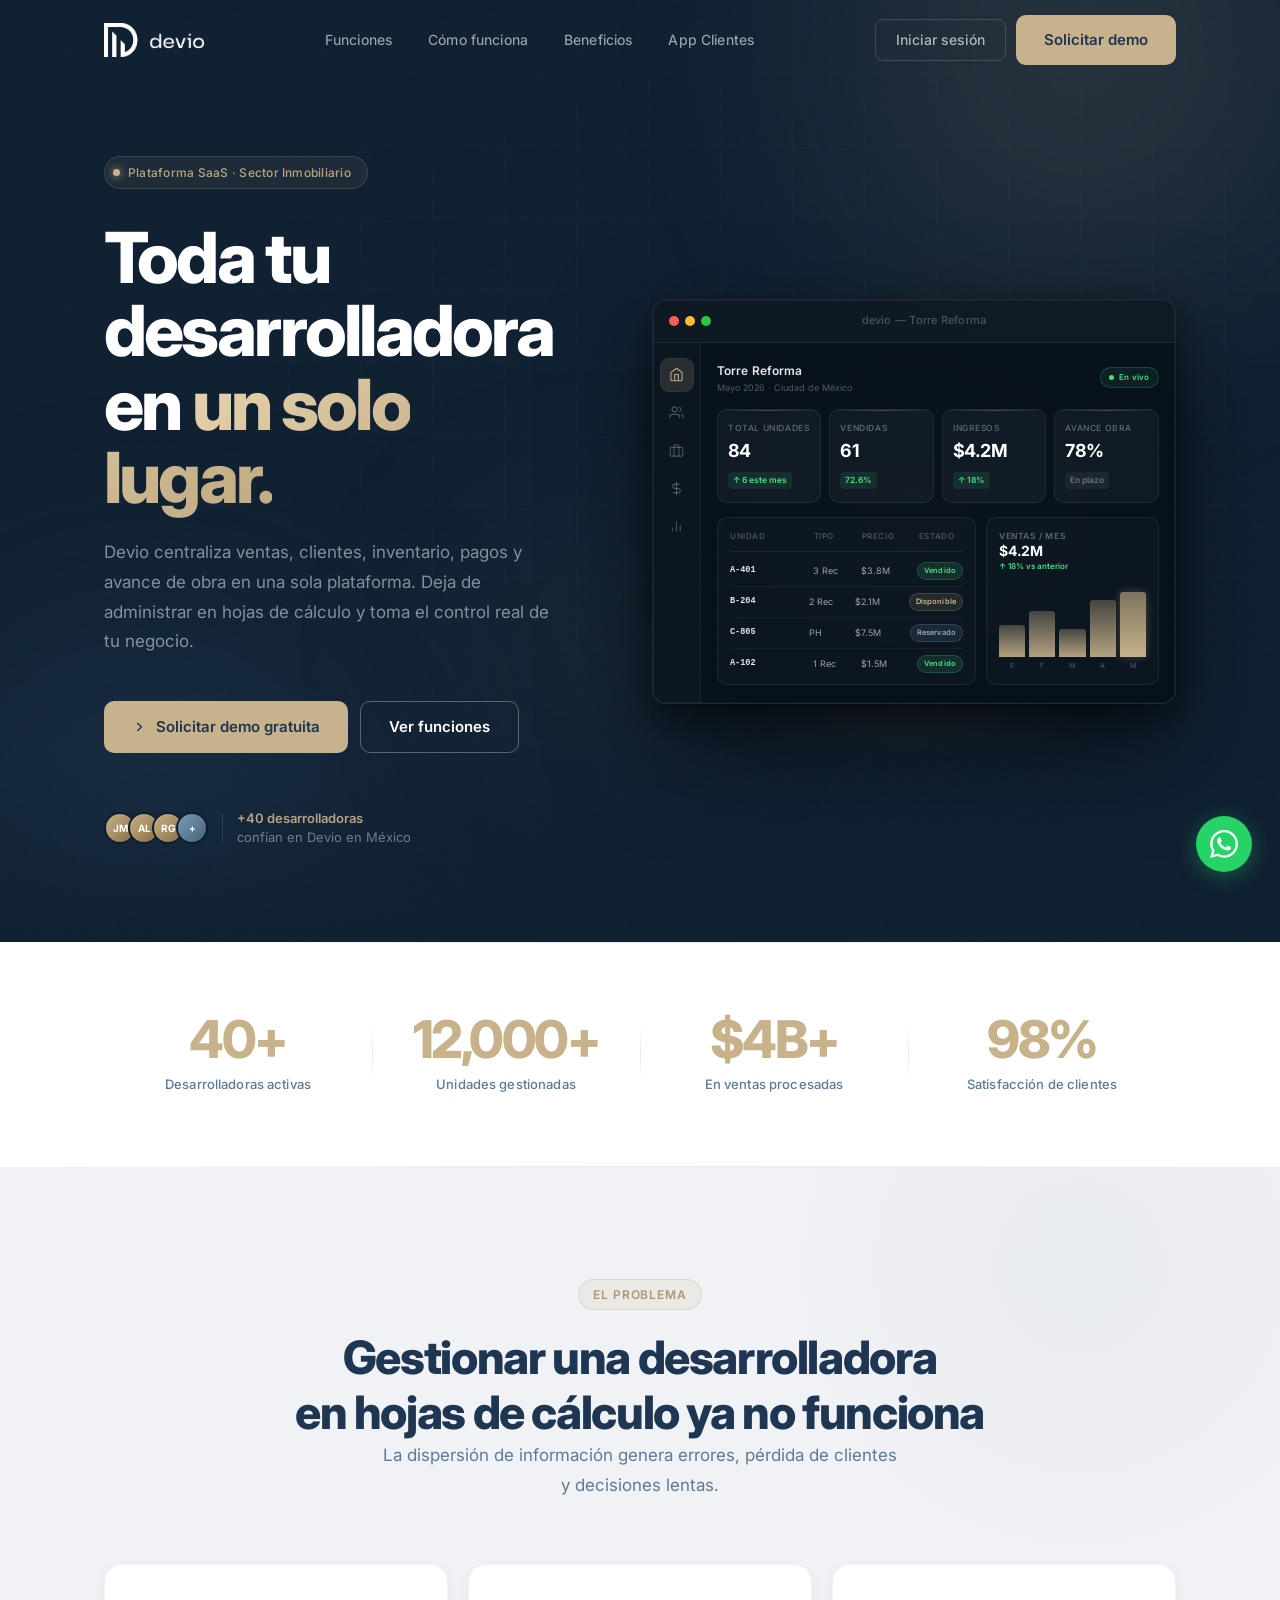
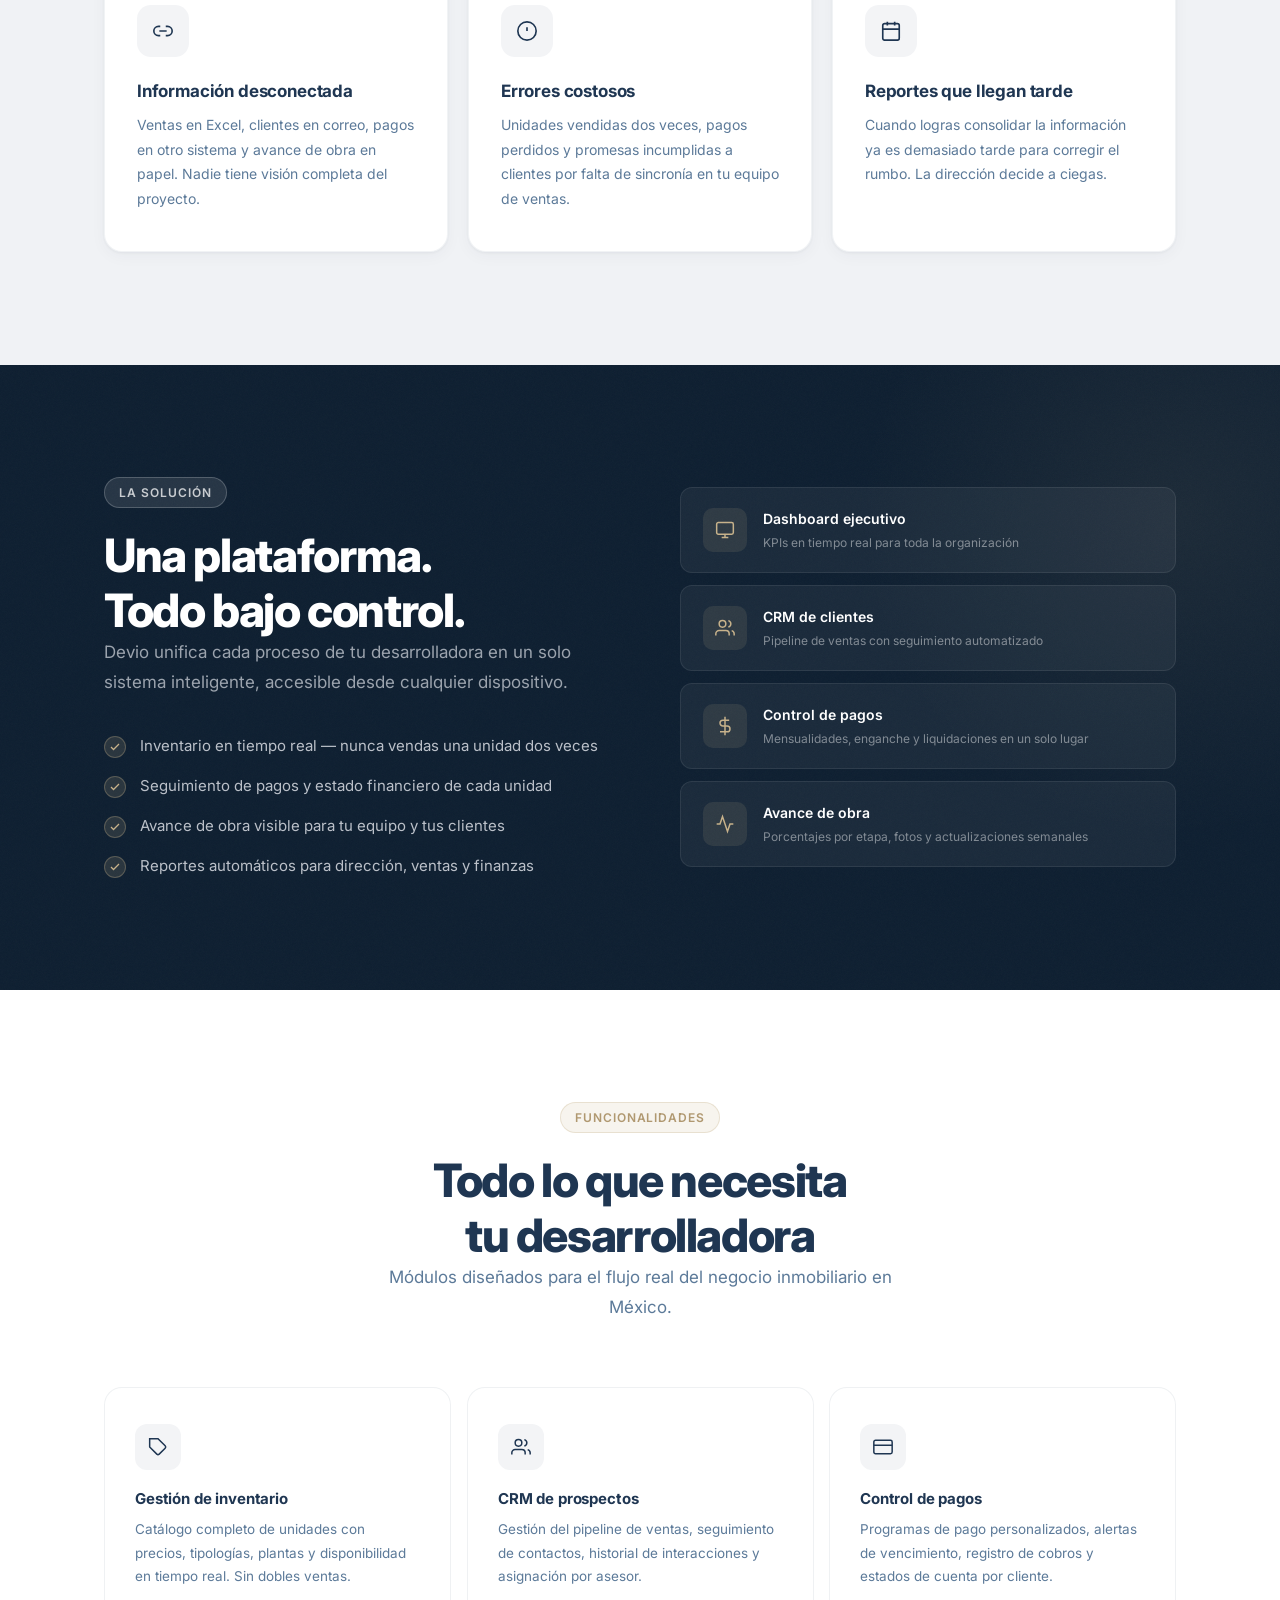
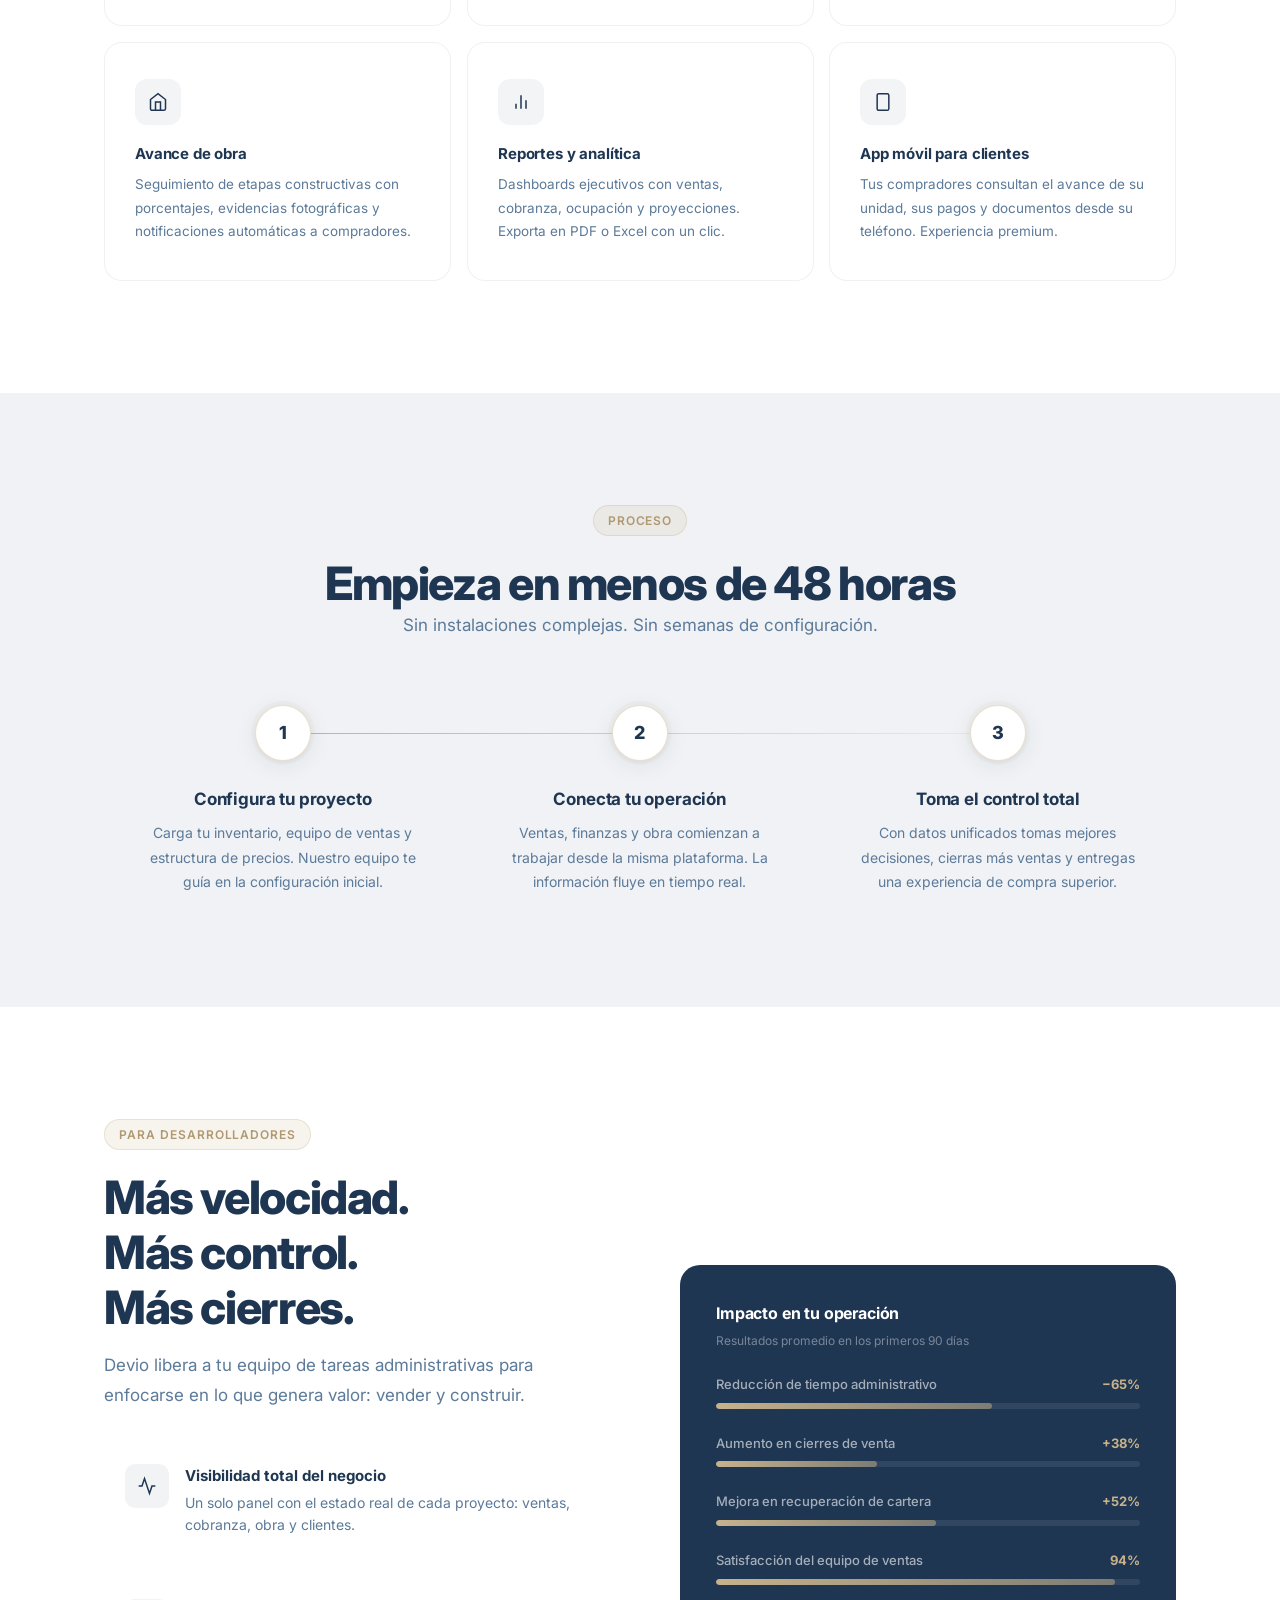
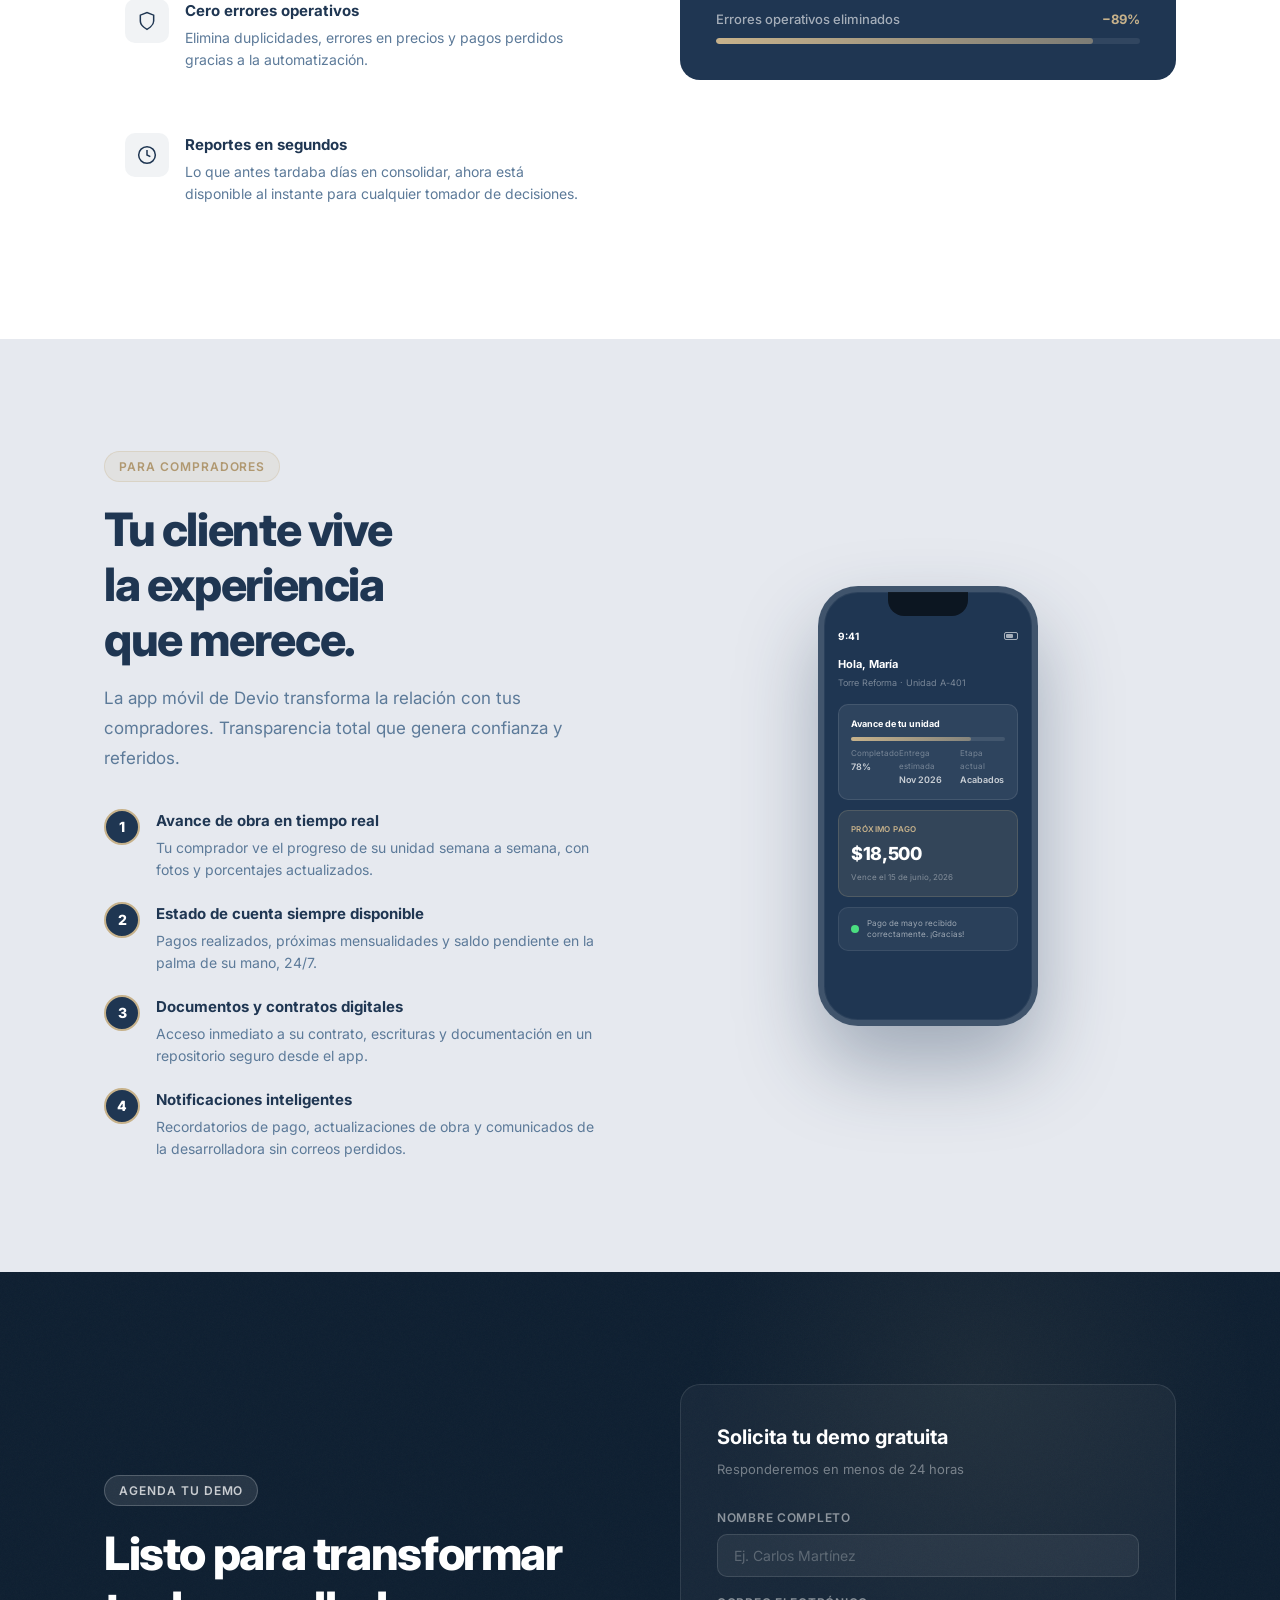
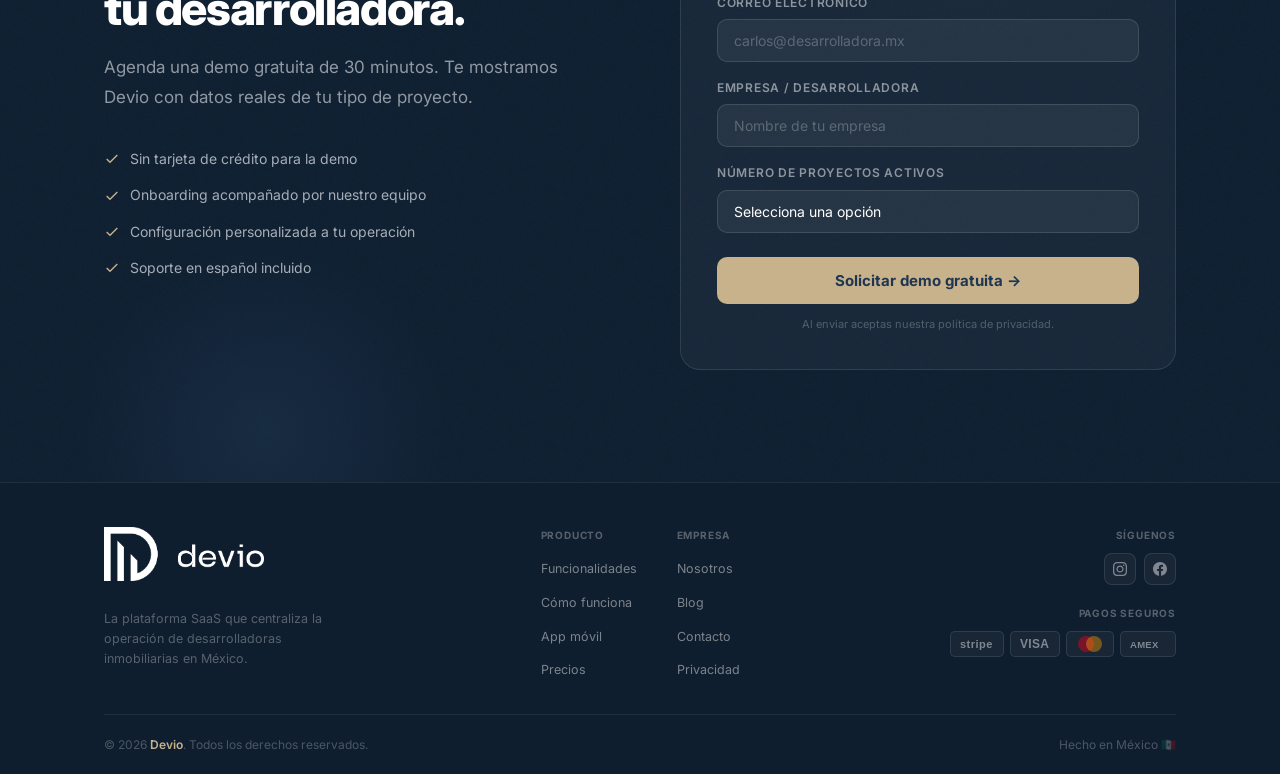
<file: Pagina Web Devio/index.html>
<!DOCTYPE html>
<html lang="es">
<head>
  <meta charset="UTF-8" />
  <meta name="viewport" content="width=device-width, initial-scale=1.0" />
  <title>Devio — Plataforma SaaS para Desarrolladores Inmobiliarios</title>
  <link rel="icon" type="image/png" href="Assets/Logo/isotipo-clean.png" />
  <link rel="preconnect" href="https://fonts.googleapis.com" />
  <link rel="preconnect" href="https://fonts.gstatic.com" crossorigin />
  <link href="https://fonts.googleapis.com/css2?family=Inter:wght@300;400;500;600;700;800&display=swap" rel="stylesheet" />
  <style>
    /* ─── RESET & BASE ─── */
    *, *::before, *::after { box-sizing: border-box; margin: 0; padding: 0; }
    :root {
      --navy:  #1F3652;
      --navy2: #162840;
      --navy3: #0d1e30;
      --gray:  #E6E9EF;
      --gray2: #f0f2f5;
      --white: #FFFFFF;
      --gold:  #C7B28B;
      --gold2: #b09870;
      --gold3: #e8d5b0;
      --text-dark: #1F3652;
      --text-muted: #5c7a99;
      --text-light: #E6E9EF;
      --radius: 18px;
      --radius-sm: 12px;
      --radius-lg: 24px;
      --shadow: 0 4px 24px rgba(31,54,82,0.08), 0 1px 4px rgba(31,54,82,0.06);
      --shadow-lg: 0 24px 64px rgba(31,54,82,0.16);
      --shadow-gold: 0 8px 32px rgba(199,178,139,0.25);
      --ease: cubic-bezier(0.16, 1, 0.3, 1);
      --ease-out: cubic-bezier(0.0, 0, 0.2, 1);
    }
    html { scroll-behavior: smooth; }
    body {
      font-family: 'Inter', system-ui, sans-serif;
      background: var(--white);
      color: var(--text-dark);
      line-height: 1.6;
      overflow-x: hidden;
      -webkit-font-smoothing: antialiased;
    }
    /* Noise texture overlay for dark sections */
    .noise::after {
      content: '';
      position: absolute;
      inset: 0;
      pointer-events: none;
      opacity: .025;
      background-image: url("data:image/svg+xml,%3Csvg viewBox='0 0 512 512' xmlns='http://www.w3.org/2000/svg'%3E%3Cfilter id='noise'%3E%3CfeTurbulence type='fractalNoise' baseFrequency='0.85' numOctaves='4' stitchTiles='stitch'/%3E%3C/filter%3E%3Crect width='100%25' height='100%25' filter='url(%23noise)'/%3E%3C/svg%3E");
      background-size: 256px 256px;
    }

    /* ─── UTILITIES ─── */
    .container { max-width: 1120px; margin: 0 auto; padding: 0 24px; }
    .tag {
      display: inline-block;
      background: rgba(199,178,139,0.15);
      color: var(--gold2);
      border: 1px solid rgba(199,178,139,0.3);
      font-size: 12px;
      font-weight: 600;
      letter-spacing: .08em;
      text-transform: uppercase;
      padding: 5px 14px;
      border-radius: 100px;
      margin-bottom: 20px;
    }
    .tag.light {
      background: rgba(255,255,255,0.1);
      color: rgba(255,255,255,0.75);
      border-color: rgba(255,255,255,0.2);
    }
    h1, h2, h3 { line-height: 1.2; }
    .section-title {
      font-size: clamp(28px, 4vw, 42px);
      font-weight: 800;
      letter-spacing: -0.02em;
    }
    .section-sub {
      font-size: 17px;
      color: var(--text-muted);
      max-width: 540px;
      line-height: 1.7;
    }
    .btn {
      display: inline-flex;
      align-items: center;
      gap: 8px;
      font-family: inherit;
      font-size: 15px;
      font-weight: 600;
      padding: 13px 28px;
      border-radius: 10px;
      border: none;
      cursor: pointer;
      transition: all .2s ease;
      text-decoration: none;
    }
    .btn-gold {
      background: var(--gold);
      color: var(--navy);
    }
    .btn-gold:hover { background: var(--gold2); transform: translateY(-1px); box-shadow: 0 8px 24px rgba(199,178,139,0.4); }
    .btn-outline {
      background: transparent;
      color: var(--white);
      border: 1.5px solid rgba(255,255,255,0.3);
    }
    .btn-outline:hover { border-color: var(--gold); color: var(--gold); }
    .btn-navy {
      background: var(--navy);
      color: var(--white);
    }
    .btn-navy:hover { background: var(--navy2); transform: translateY(-1px); box-shadow: 0 8px 24px rgba(31,54,82,0.3); }

    /* ─── SCROLL ANIMATIONS ─── */
    .anim {
      opacity: 0;
      transform: translateY(32px);
      transition: opacity .75s var(--ease), transform .75s var(--ease);
      will-change: opacity, transform;
    }
    .anim-left {
      opacity: 0;
      transform: translateX(-24px);
      transition: opacity .75s var(--ease), transform .75s var(--ease);
    }
    .anim-scale {
      opacity: 0;
      transform: scale(0.96);
      transition: opacity .6s var(--ease), transform .6s var(--ease);
    }
    .anim.visible, .anim-left.visible, .anim-scale.visible {
      opacity: 1; transform: none;
    }
    .anim-delay-1 { transition-delay: .08s; }
    .anim-delay-2 { transition-delay: .16s; }
    .anim-delay-3 { transition-delay: .24s; }
    .anim-delay-4 { transition-delay: .32s; }
    .anim-delay-5 { transition-delay: .40s; }
    .anim-delay-6 { transition-delay: .48s; }

    /* Float animation for dashboard */
    @keyframes float {
      0%, 100% { transform: translateY(0px); }
      50% { transform: translateY(-10px); }
    }

    /* ─── NAV ─── */
    nav {
      position: fixed;
      top: 0; left: 0; right: 0;
      z-index: 100;
      transition: all .4s var(--ease);
      padding: 0;
    }
    nav.scrolled {
      background: rgba(15, 27, 43, 0.75);
      backdrop-filter: blur(20px) saturate(180%);
      -webkit-backdrop-filter: blur(20px) saturate(180%);
      border-bottom: 1px solid rgba(255,255,255,0.07);
      box-shadow: 0 1px 40px rgba(0,0,0,0.3);
    }
    .nav-inner {
      display: flex;
      align-items: center;
      justify-content: space-between;
      height: 80px;
    }
    .nav-logo {
      display: inline-flex;
      align-items: center;
      width: fit-content;
      padding: 0;
      text-decoration: none;
    }
    .nav-logo img {
      width: 100px;
      height: auto;
      object-fit: contain;
      display: block;
    }
    .btn-login {
      background: transparent;
      color: rgba(255,255,255,0.65);
      border: 1px solid rgba(255,255,255,0.15);
      font-size: 14px;
      font-weight: 500;
      padding: 9px 20px;
      border-radius: 8px;
      transition: all .2s var(--ease);
    }
    .btn-login:hover {
      border-color: rgba(255,255,255,0.35);
      color: var(--white);
      background: rgba(255,255,255,0.05);
    }
    .nav-links {
      display: flex;
      align-items: center;
      gap: 36px;
      list-style: none;
    }
    .nav-links a {
      color: rgba(255,255,255,0.6);
      text-decoration: none;
      font-size: 14px;
      font-weight: 450;
      letter-spacing: .01em;
      transition: color .2s;
      position: relative;
    }
    .nav-links a::after {
      content: '';
      position: absolute;
      bottom: -4px; left: 0; right: 0;
      height: 1px;
      background: var(--gold);
      transform: scaleX(0);
      transition: transform .25s var(--ease);
    }
    .nav-links a:hover { color: var(--white); }
    .nav-links a:hover::after { transform: scaleX(1); }
    .nav-cta { display: flex; align-items: center; gap: 10px; }
    .hamburger {
      display: none;
      flex-direction: column;
      gap: 5px;
      background: none;
      border: none;
      cursor: pointer;
      padding: 4px;
    }
    .hamburger span {
      display: block;
      width: 22px;
      height: 1.5px;
      background: rgba(255,255,255,0.8);
      border-radius: 2px;
      transition: all .3s;
    }
    .mobile-menu {
      display: none;
      position: fixed;
      top: 72px; left: 0; right: 0;
      background: rgba(13,22,36,0.98);
      backdrop-filter: blur(20px);
      padding: 24px;
      flex-direction: column;
      gap: 20px;
      z-index: 99;
      border-bottom: 1px solid rgba(255,255,255,0.07);
    }
    .mobile-menu.open { display: flex; }
    .mobile-menu a {
      color: rgba(255,255,255,0.7);
      text-decoration: none;
      font-size: 16px;
      font-weight: 500;
    }

    /* ─── HERO ─── */
    #hero {
      background: var(--navy3);
      min-height: 100vh;
      display: flex;
      align-items: center;
      position: relative;
      overflow: hidden;
      padding: 156px 0 96px;
    }
    .hero-bg {
      position: absolute;
      inset: 0;
      pointer-events: none;
      overflow: hidden;
    }
    /* Noise */
    .hero-bg::after {
      content: '';
      position: absolute;
      inset: 0;
      opacity: .04;
      background-image: url("data:image/svg+xml,%3Csvg viewBox='0 0 512 512' xmlns='http://www.w3.org/2000/svg'%3E%3Cfilter id='noise'%3E%3CfeTurbulence type='fractalNoise' baseFrequency='0.85' numOctaves='4' stitchTiles='stitch'/%3E%3C/filter%3E%3Crect width='100%25' height='100%25' filter='url(%23noise)'/%3E%3C/svg%3E");
      background-size: 256px 256px;
    }
    .hero-circle {
      position: absolute;
      border-radius: 50%;
      filter: blur(100px);
    }
    .hero-circle-1 {
      width: 800px; height: 800px;
      background: radial-gradient(circle, rgba(199,178,139,0.18), transparent 60%);
      top: -350px; right: -200px;
      opacity: 1;
    }
    .hero-circle-2 {
      width: 600px; height: 600px;
      background: radial-gradient(circle, rgba(31,54,82,0.9), transparent 65%);
      bottom: -200px; left: -150px;
      opacity: 1;
    }
    .hero-circle-3 {
      width: 400px; height: 400px;
      background: radial-gradient(circle, rgba(199,178,139,0.08), transparent 65%);
      bottom: 10%; left: 30%;
      opacity: 1;
    }
    .hero-grid-lines {
      position: absolute;
      inset: 0;
      background-image:
        linear-gradient(rgba(255,255,255,0.03) 1px, transparent 1px),
        linear-gradient(90deg, rgba(255,255,255,0.03) 1px, transparent 1px);
      background-size: 72px 72px;
      mask-image: radial-gradient(ellipse 70% 55% at 65% 40%, rgba(0,0,0,0.8) 0%, transparent 100%);
    }
    /* Vignette bottom */
    .hero-vignette {
      position: absolute;
      bottom: 0; left: 0; right: 0;
      height: 200px;
      background: linear-gradient(to top, var(--navy3), transparent);
    }
    .hero-grid {
      display: grid;
      grid-template-columns: 1fr 1.1fr;
      gap: 72px;
      align-items: center;
      position: relative;
      z-index: 2;
    }
    .hero-content {}
    .hero-badge {
      display: inline-flex;
      align-items: center;
      gap: 8px;
      background: rgba(199,178,139,0.08);
      border: 1px solid rgba(199,178,139,0.2);
      padding: 6px 16px 6px 8px;
      border-radius: 100px;
      margin-bottom: 32px;
      backdrop-filter: blur(8px);
    }
    .hero-badge-dot {
      width: 7px; height: 7px;
      border-radius: 50%;
      background: var(--gold);
      animation: pulse-dot 2.5s ease-in-out infinite;
      box-shadow: 0 0 8px var(--gold);
    }
    @keyframes pulse-dot {
      0%, 100% { opacity: 1; transform: scale(1); box-shadow: 0 0 8px var(--gold); }
      50% { opacity: .7; transform: scale(0.85); box-shadow: 0 0 3px var(--gold); }
    }
    .hero-badge span { font-size: 12px; font-weight: 500; color: rgba(199,178,139,0.9); letter-spacing: .02em; }
    .hero-headline {
      font-size: clamp(40px, 5.5vw, 72px);
      font-weight: 800;
      color: var(--white);
      letter-spacing: -0.04em;
      line-height: 1.04;
      margin-bottom: 24px;
    }
    .hero-headline em {
      font-style: normal;
      background: linear-gradient(135deg, var(--gold3) 0%, var(--gold) 40%, var(--gold2) 100%);
      background-size: 200% auto;
      -webkit-background-clip: text;
      -webkit-text-fill-color: transparent;
      background-clip: text;
      animation: shimmer 4s linear infinite;
    }
    @keyframes shimmer {
      0% { background-position: 0% center; }
      100% { background-position: 200% center; }
    }
    .hero-sub {
      font-size: 17px;
      color: rgba(230,233,239,0.55);
      line-height: 1.75;
      margin-bottom: 44px;
      max-width: 460px;
      font-weight: 400;
    }
    .hero-actions { display: flex; gap: 12px; flex-wrap: wrap; margin-bottom: 56px; }
    /* Premium CTA button */
    .btn-gold {
      background: var(--gold);
      color: var(--navy);
      position: relative;
      overflow: hidden;
    }
    .btn-gold::before {
      content: '';
      position: absolute;
      inset: 0;
      background: linear-gradient(135deg, rgba(255,255,255,0.15), transparent 60%);
      opacity: 0;
      transition: opacity .2s;
    }
    .btn-gold:hover::before { opacity: 1; }
    .hero-proof {
      display: flex;
      align-items: center;
      gap: 14px;
    }
    .hero-proof-divider {
      width: 1px;
      height: 28px;
      background: rgba(255,255,255,0.12);
    }
    .hero-avatars { display: flex; }
    .hero-avatar {
      width: 32px; height: 32px;
      border-radius: 50%;
      border: 2px solid var(--navy3);
      background: linear-gradient(135deg, var(--gold), #8a6d40);
      margin-left: -8px;
      display: flex;
      align-items: center;
      justify-content: center;
      font-size: 10px;
      font-weight: 700;
      color: var(--white);
    }
    .hero-avatars .hero-avatar:first-child { margin-left: 0; }
    .hero-proof-text { font-size: 13px; color: rgba(230,233,239,0.45); line-height: 1.4; }
    .hero-proof-text strong { color: rgba(199,178,139,0.9); font-weight: 600; display: block; margin-bottom: 1px; }

    /* ─── DASHBOARD MOCKUP ─── */
    .dashboard-wrap {
      position: relative;
      animation: float 6s ease-in-out infinite;
    }
    .dashboard-glow {
      position: absolute;
      inset: -60px;
      background: radial-gradient(ellipse at 50% 50%, rgba(199,178,139,0.12) 0%, transparent 65%);
      pointer-events: none;
    }
    /* Reflection edge */
    .dashboard-wrap::before {
      content: '';
      position: absolute;
      bottom: -40px; left: 5%; right: 5%;
      height: 40px;
      background: radial-gradient(ellipse at center, rgba(199,178,139,0.15) 0%, transparent 70%);
      filter: blur(16px);
      pointer-events: none;
    }
    .dashboard {
      background: rgba(8,17,28,0.95);
      border-radius: 14px;
      border: 1px solid rgba(255,255,255,0.1);
      overflow: hidden;
      box-shadow:
        0 0 0 1px rgba(255,255,255,0.04) inset,
        0 40px 100px rgba(0,0,0,0.6),
        0 12px 32px rgba(0,0,0,0.4);
      position: relative;
      backdrop-filter: blur(20px);
    }
    .dash-topbar {
      background: rgba(255,255,255,0.03);
      padding: 12px 16px;
      display: flex;
      align-items: center;
      gap: 6px;
      border-bottom: 1px solid rgba(255,255,255,0.07);
    }
    .dash-dot { width: 10px; height: 10px; border-radius: 50%; }
    .dash-dot.r { background: #ff5f57; }
    .dash-dot.y { background: #febc2e; }
    .dash-dot.g { background: #28c840; }
    .dash-topbar-title {
      flex: 1;
      text-align: center;
      font-size: 11px;
      color: rgba(255,255,255,0.25);
      font-weight: 500;
      letter-spacing: .02em;
      margin-left: -28px;
    }
    .dash-body { display: flex; height: 360px; }
    .dash-sidebar {
      width: 48px;
      background: rgba(255,255,255,0.02);
      border-right: 1px solid rgba(255,255,255,0.06);
      padding: 16px 0;
      display: flex;
      flex-direction: column;
      align-items: center;
      gap: 6px;
    }
    .dash-nav-icon {
      width: 32px; height: 32px;
      border-radius: 8px;
      display: flex;
      align-items: center;
      justify-content: center;
      cursor: pointer;
      transition: all .2s;
    }
    .dash-nav-icon.active {
      background: rgba(199,178,139,0.15);
      box-shadow: 0 0 0 1px rgba(199,178,139,0.2);
    }
    .dash-nav-icon:not(.active):hover { background: rgba(255,255,255,0.05); }
    .dash-nav-icon svg { width: 15px; height: 15px; }
    .dash-main {
      flex: 1;
      padding: 18px 16px;
      overflow: hidden;
      display: flex;
      flex-direction: column;
      gap: 14px;
    }
    .dash-header-row {
      display: flex;
      align-items: center;
      justify-content: space-between;
    }
    .dash-title {
      font-size: 12px;
      font-weight: 600;
      color: rgba(255,255,255,0.9);
      letter-spacing: .01em;
    }
    .dash-subtitle { font-size: 9px; color: rgba(255,255,255,0.3); margin-top: 1px; }
    .dash-badge-live {
      display: flex;
      align-items: center;
      gap: 5px;
      background: rgba(74,222,128,0.08);
      border: 1px solid rgba(74,222,128,0.2);
      border-radius: 100px;
      padding: 3px 8px;
    }
    .dash-live-dot {
      width: 5px; height: 5px;
      border-radius: 50%;
      background: #4ade80;
      animation: pulse-dot 1.5s ease-in-out infinite;
    }
    .dash-live-text { font-size: 8px; color: #4ade80; font-weight: 600; letter-spacing: .04em; }
    .kpi-row {
      display: grid;
      grid-template-columns: repeat(4, 1fr);
      gap: 8px;
    }
    .kpi-card {
      background: rgba(255,255,255,0.04);
      border: 1px solid rgba(255,255,255,0.07);
      border-radius: 10px;
      padding: 12px 10px;
      transition: border-color .2s, background .2s;
      position: relative;
      overflow: hidden;
    }
    .kpi-card::before {
      content: '';
      position: absolute;
      top: 0; left: 0; right: 0;
      height: 1px;
      background: linear-gradient(90deg, transparent, rgba(199,178,139,0.3), transparent);
    }
    .kpi-card:hover { background: rgba(255,255,255,0.06); border-color: rgba(199,178,139,0.2); }
    .kpi-label {
      font-size: 8.5px;
      color: rgba(255,255,255,0.35);
      text-transform: uppercase;
      letter-spacing: .07em;
      margin-bottom: 6px;
      font-weight: 500;
    }
    .kpi-value {
      font-size: 18px;
      font-weight: 700;
      color: var(--white);
      letter-spacing: -0.03em;
      line-height: 1;
      margin-bottom: 5px;
    }
    .kpi-delta {
      display: inline-flex;
      align-items: center;
      gap: 2px;
      font-size: 8.5px;
      color: #4ade80;
      font-weight: 600;
      background: rgba(74,222,128,0.1);
      padding: 2px 5px;
      border-radius: 4px;
    }
    .kpi-delta.neutral { color: rgba(255,255,255,0.35); background: rgba(255,255,255,0.05); }
    .dash-row-2 {
      display: grid;
      grid-template-columns: 3fr 2fr;
      gap: 10px;
      flex: 1;
      min-height: 0;
    }
    .dash-table {
      background: rgba(255,255,255,0.025);
      border: 1px solid rgba(255,255,255,0.07);
      border-radius: 10px;
      padding: 12px;
      overflow: hidden;
    }
    .dash-table-header {
      display: grid;
      grid-template-columns: 1.8fr 1fr 1.2fr 1fr;
      gap: 4px;
      padding-bottom: 8px;
      border-bottom: 1px solid rgba(255,255,255,0.07);
      margin-bottom: 4px;
    }
    .dash-th {
      font-size: 8px;
      text-transform: uppercase;
      letter-spacing: .07em;
      color: rgba(255,255,255,0.25);
      font-weight: 600;
    }
    .dash-row {
      display: grid;
      grid-template-columns: 1.8fr 1fr 1.2fr 1fr;
      gap: 4px;
      padding: 6px 0;
      border-bottom: 1px solid rgba(255,255,255,0.04);
      align-items: center;
    }
    .dash-row:last-child { border-bottom: none; }
    .dash-td { font-size: 9px; color: rgba(255,255,255,0.6); }
    .dash-td.bold { font-weight: 600; color: rgba(255,255,255,0.9); font-family: 'SF Mono', monospace; font-size: 8.5px; }
    .status-pill {
      display: inline-block;
      font-size: 7.5px;
      font-weight: 600;
      padding: 2px 6px;
      border-radius: 100px;
      letter-spacing: .02em;
    }
    .status-pill.sold { background: rgba(74,222,128,.12); color: #4ade80; border: 1px solid rgba(74,222,128,.2); }
    .status-pill.avail { background: rgba(199,178,139,.12); color: var(--gold); border: 1px solid rgba(199,178,139,.2); }
    .status-pill.res { background: rgba(139,168,199,.12); color: #8ba8c7; border: 1px solid rgba(139,168,199,.2); }
    .dash-chart {
      background: rgba(255,255,255,0.025);
      border: 1px solid rgba(255,255,255,0.07);
      border-radius: 10px;
      padding: 12px;
      display: flex;
      flex-direction: column;
      gap: 8px;
    }
    .chart-header { display: flex; justify-content: space-between; align-items: flex-start; }
    .chart-label {
      font-size: 8.5px;
      color: rgba(255,255,255,0.35);
      text-transform: uppercase;
      letter-spacing: .07em;
      font-weight: 600;
    }
    .chart-total {
      font-size: 14px;
      font-weight: 700;
      color: var(--white);
      letter-spacing: -0.02em;
      line-height: 1;
    }
    .chart-total-delta { font-size: 8px; color: #4ade80; margin-top: 2px; font-weight: 600; }
    .chart-bars {
      display: flex;
      align-items: flex-end;
      gap: 4px;
      flex: 1;
      min-height: 60px;
    }
    .chart-bar-wrap {
      flex: 1;
      display: flex;
      flex-direction: column;
      align-items: center;
      gap: 3px;
      height: 80px;
      justify-content: flex-end;
    }
    .chart-bar {
      width: 100%;
      border-radius: 3px 3px 0 0;
      background: linear-gradient(to top, rgba(199,178,139,0.9), rgba(199,178,139,0.3));
      transition: height 1s var(--ease);
      position: relative;
    }
    .chart-bar.active {
      background: linear-gradient(to top, var(--gold), rgba(199,178,139,0.6));
      box-shadow: 0 0 8px rgba(199,178,139,0.3);
    }
    .chart-bar-lbl {
      font-size: 7px;
      color: rgba(255,255,255,0.25);
      font-weight: 500;
    }

    /* ─── STATS STRIP ─── */
    #stats {
      background: var(--white);
      padding: 64px 0;
      position: relative;
    }
    #stats::before {
      content: '';
      position: absolute;
      top: 0; left: 0; right: 0;
      height: 1px;
      background: linear-gradient(90deg, transparent, var(--gray), transparent);
    }
    #stats::after {
      content: '';
      position: absolute;
      bottom: 0; left: 0; right: 0;
      height: 1px;
      background: linear-gradient(90deg, transparent, var(--gray), transparent);
    }
    .stats-grid {
      display: grid;
      grid-template-columns: repeat(4, 1fr);
      gap: 0;
    }
    .stat-item {
      text-align: center;
      padding: 8px 0;
      position: relative;
    }
    .stat-item + .stat-item::before {
      content: '';
      position: absolute;
      left: 0; top: 20%; bottom: 20%;
      width: 1px;
      background: linear-gradient(to bottom, transparent, var(--gray), transparent);
    }
    .stat-number {
      font-size: 52px;
      font-weight: 800;
      color: var(--navy);
      letter-spacing: -0.05em;
      line-height: 1;
      margin-bottom: 8px;
    }
    .stat-number span { color: var(--gold); }
    .stat-label {
      font-size: 13px;
      color: var(--text-muted);
      font-weight: 500;
      letter-spacing: .01em;
    }

    /* ─── SECTION SHARED ─── */
    section { padding: 112px 0; }
    .section-header { margin-bottom: 64px; }
    .section-header.center { text-align: center; display: flex; flex-direction: column; align-items: center; }
    .section-header.center .section-sub { text-align: center; }
    .section-title { font-size: clamp(30px, 4vw, 46px); font-weight: 800; letter-spacing: -0.03em; }
    .section-sub { font-size: 17px; color: var(--text-muted); max-width: 520px; line-height: 1.75; font-weight: 400; }

    /* ─── PROBLEMS ─── */
    #problems { background: var(--gray2); position: relative; overflow: hidden; }
    #problems::before {
      content: '';
      position: absolute;
      width: 600px; height: 600px;
      border-radius: 50%;
      background: radial-gradient(circle, rgba(31,54,82,0.04), transparent 70%);
      top: -200px; right: -100px;
      pointer-events: none;
    }
    .problems-grid {
      display: grid;
      grid-template-columns: repeat(3, 1fr);
      gap: 20px;
    }
    .problem-card {
      background: var(--white);
      border-radius: var(--radius);
      padding: 40px 32px;
      border: 1px solid rgba(31,54,82,0.06);
      box-shadow: 0 1px 3px rgba(31,54,82,0.06), 0 4px 16px rgba(31,54,82,0.04);
      transition: transform .35s var(--ease), box-shadow .35s var(--ease), border-color .3s;
      position: relative;
      overflow: hidden;
    }
    .problem-card::after {
      content: '';
      position: absolute;
      bottom: 0; left: 0; right: 0;
      height: 2px;
      background: linear-gradient(90deg, var(--gold), var(--gold3));
      opacity: 0;
      transition: opacity .3s;
    }
    .problem-card:hover { transform: translateY(-6px); box-shadow: var(--shadow-lg); border-color: rgba(199,178,139,0.2); }
    .problem-card:hover::after { opacity: 1; }
    .problem-icon {
      width: 52px; height: 52px;
      border-radius: 14px;
      background: rgba(31,54,82,0.05);
      display: flex;
      align-items: center;
      justify-content: center;
      margin-bottom: 24px;
      transition: background .3s;
    }
    .problem-card:hover .problem-icon { background: rgba(199,178,139,0.12); }
    .problem-icon svg { width: 22px; height: 22px; stroke: var(--navy); transition: stroke .3s; }
    .problem-card:hover .problem-icon svg { stroke: var(--gold2); }
    .problem-card h3 { font-size: 17px; font-weight: 700; color: var(--navy); margin-bottom: 12px; letter-spacing: -0.01em; }
    .problem-card p { font-size: 14px; color: var(--text-muted); line-height: 1.75; }

    /* ─── SOLUTION ─── */
    #solution { background: var(--navy3); overflow: hidden; position: relative; }
    /* Noise on solution */
    #solution::before {
      content: '';
      position: absolute;
      inset: 0;
      opacity: .035;
      background-image: url("data:image/svg+xml,%3Csvg viewBox='0 0 512 512' xmlns='http://www.w3.org/2000/svg'%3E%3Cfilter id='noise'%3E%3CfeTurbulence type='fractalNoise' baseFrequency='0.85' numOctaves='4' stitchTiles='stitch'/%3E%3C/filter%3E%3Crect width='100%25' height='100%25' filter='url(%23noise)'/%3E%3C/svg%3E");
      background-size: 256px 256px;
      pointer-events: none;
      z-index: 0;
    }
    .solution-bg {
      position: absolute;
      width: 700px; height: 700px;
      border-radius: 50%;
      background: radial-gradient(circle, rgba(199,178,139,.08), transparent 65%);
      right: -250px; top: -200px;
      pointer-events: none;
    }
    .solution-grid {
      display: grid;
      grid-template-columns: 1fr 1fr;
      gap: 80px;
      align-items: center;
      position: relative;
      z-index: 2;
    }
    .solution-content .section-title { color: var(--white); }
    .solution-content .section-sub { color: rgba(230,233,239,0.65); }
    .solution-points { margin-top: 36px; display: flex; flex-direction: column; gap: 16px; }
    .solution-point {
      display: flex;
      align-items: flex-start;
      gap: 14px;
    }
    .sp-check {
      width: 22px; height: 22px;
      min-width: 22px;
      border-radius: 50%;
      background: rgba(199,178,139,0.15);
      border: 1px solid rgba(199,178,139,0.3);
      display: flex;
      align-items: center;
      justify-content: center;
      margin-top: 2px;
    }
    .sp-check svg { width: 12px; height: 12px; }
    .sp-text { font-size: 15px; color: rgba(230,233,239,0.8); line-height: 1.6; }
    .solution-visual {
      display: flex;
      flex-direction: column;
      gap: 12px;
    }
    .sol-card {
      background: rgba(255,255,255,0.05);
      border: 1px solid rgba(255,255,255,0.08);
      border-radius: 12px;
      padding: 20px 22px;
      display: flex;
      align-items: center;
      gap: 16px;
      transition: border-color .3s, background .3s;
    }
    .sol-card:hover { border-color: rgba(199,178,139,0.3); background: rgba(199,178,139,0.05); }
    .sol-card-icon {
      width: 44px; height: 44px;
      min-width: 44px;
      border-radius: 10px;
      background: rgba(199,178,139,0.12);
      display: flex;
      align-items: center;
      justify-content: center;
    }
    .sol-card-icon svg { width: 20px; height: 20px; stroke: var(--gold); }
    .sol-card-text {}
    .sol-card-title { font-size: 14px; font-weight: 600; color: var(--white); margin-bottom: 2px; }
    .sol-card-sub { font-size: 12px; color: rgba(255,255,255,0.45); }

    /* ─── FEATURES ─── */
    #features { background: var(--white); }
    .features-grid {
      display: grid;
      grid-template-columns: repeat(3, 1fr);
      gap: 16px;
    }
    .feature-card {
      border-radius: var(--radius);
      padding: 36px 30px;
      border: 1px solid rgba(31,54,82,0.07);
      background: var(--white);
      transition: all .35s var(--ease);
      position: relative;
      overflow: hidden;
      cursor: default;
    }
    .feature-card::before {
      content: '';
      position: absolute;
      top: 0; left: 0; right: 0;
      height: 2px;
      background: linear-gradient(90deg, var(--gold), var(--gold3), transparent);
      opacity: 0;
      transition: opacity .35s;
    }
    .feature-card:hover {
      border-color: rgba(199,178,139,0.25);
      box-shadow: 0 4px 24px rgba(31,54,82,0.08), 0 1px 4px rgba(31,54,82,0.04);
      transform: translateY(-2px);
    }
    .feature-card:hover::before { opacity: 1; }
    .feature-icon {
      width: 46px; height: 46px;
      border-radius: 12px;
      background: rgba(31,54,82,0.05);
      display: flex;
      align-items: center;
      justify-content: center;
      margin-bottom: 20px;
      transition: all .3s var(--ease);
    }
    .feature-card:hover .feature-icon {
      background: rgba(199,178,139,0.12);
      transform: scale(1.05);
    }
    .feature-icon svg { width: 20px; height: 20px; stroke: var(--navy); transition: stroke .3s; }
    .feature-card:hover .feature-icon svg { stroke: var(--gold2); }
    .feature-card h3 { font-size: 15px; font-weight: 700; color: var(--navy); margin-bottom: 10px; letter-spacing: -0.01em; }
    .feature-card p { font-size: 13.5px; color: var(--text-muted); line-height: 1.75; }

    /* ─── HOW IT WORKS ─── */
    #how { background: var(--gray2); position: relative; overflow: hidden; }
    .steps {
      display: grid;
      grid-template-columns: repeat(3, 1fr);
      gap: 0;
      position: relative;
    }
    .steps::before {
      content: '';
      position: absolute;
      top: 28px;
      left: calc(16.66% + 14px);
      right: calc(16.66% + 14px);
      height: 1px;
      background: linear-gradient(90deg, var(--gold), rgba(199,178,139,0.15));
    }
    .step {
      display: flex;
      flex-direction: column;
      align-items: center;
      text-align: center;
      padding: 0 40px;
      position: relative;
    }
    .step-num {
      width: 56px; height: 56px;
      border-radius: 50%;
      background: var(--white);
      color: var(--navy);
      font-size: 18px;
      font-weight: 800;
      display: flex;
      align-items: center;
      justify-content: center;
      margin-bottom: 28px;
      border: 1.5px solid rgba(199,178,139,0.4);
      box-shadow: 0 0 0 4px rgba(199,178,139,0.08), var(--shadow);
      position: relative;
      z-index: 2;
      letter-spacing: -0.02em;
      transition: all .3s var(--ease);
    }
    .step:hover .step-num {
      background: var(--navy);
      color: var(--white);
      border-color: var(--gold);
      box-shadow: 0 0 0 4px rgba(199,178,139,0.12), var(--shadow-gold);
    }
    .step h3 { font-size: 17px; font-weight: 700; color: var(--navy); margin-bottom: 12px; letter-spacing: -0.01em; }
    .step p { font-size: 14px; color: var(--text-muted); line-height: 1.75; }

    /* ─── BENEFITS DEVS ─── */
    #benefits-dev { background: var(--white); }
    .benefits-grid {
      display: grid;
      grid-template-columns: 1fr 1fr;
      gap: 80px;
      align-items: center;
    }
    .benefit-list { display: flex; flex-direction: column; gap: 20px; }
    .benefit-item {
      display: flex;
      gap: 16px;
      align-items: flex-start;
      padding: 20px;
      border-radius: 12px;
      border: 1px solid transparent;
      transition: all .25s;
      cursor: default;
    }
    .benefit-item:hover { background: var(--gray); border-color: rgba(31,54,82,0.1); }
    .benefit-item-icon {
      width: 44px; height: 44px;
      min-width: 44px;
      border-radius: 10px;
      background: rgba(31,54,82,0.06);
      display: flex;
      align-items: center;
      justify-content: center;
    }
    .benefit-item-icon svg { width: 20px; height: 20px; stroke: var(--navy); }
    .benefit-item h4 { font-size: 15px; font-weight: 700; color: var(--navy); margin-bottom: 4px; }
    .benefit-item p { font-size: 14px; color: var(--text-muted); line-height: 1.6; }
    .metrics-panel {
      background: var(--navy);
      border-radius: 20px;
      padding: 36px;
      display: flex;
      flex-direction: column;
      gap: 24px;
    }
    .metric-row {
      display: flex;
      flex-direction: column;
      gap: 8px;
    }
    .metric-header {
      display: flex;
      justify-content: space-between;
      align-items: center;
    }
    .metric-name { font-size: 13px; color: rgba(255,255,255,0.6); font-weight: 500; }
    .metric-val { font-size: 13px; color: var(--gold); font-weight: 700; }
    .metric-bar {
      height: 6px;
      background: rgba(255,255,255,0.08);
      border-radius: 100px;
      overflow: hidden;
    }
    .metric-fill {
      height: 100%;
      border-radius: 100px;
      background: linear-gradient(90deg, var(--gold), rgba(199,178,139,0.5));
      width: 0%;
      transition: width 1.2s ease;
    }
    .metrics-panel .panel-title {
      font-size: 16px;
      font-weight: 700;
      color: var(--white);
      letter-spacing: -0.01em;
      margin-bottom: 4px;
    }
    .metrics-panel .panel-sub {
      font-size: 12px;
      color: rgba(255,255,255,0.4);
    }

    /* ─── BENEFITS CLIENTS ─── */
    #benefits-client { background: var(--gray); }
    .client-grid {
      display: grid;
      grid-template-columns: 1fr 1fr;
      gap: 80px;
      align-items: center;
    }
    .phone-wrap {
      display: flex;
      justify-content: center;
    }
    .phone {
      width: 220px;
      height: 440px;
      background: var(--navy);
      border-radius: 40px;
      border: 6px solid rgba(255,255,255,0.15);
      box-shadow: 0 40px 80px rgba(31,54,82,0.35), inset 0 0 0 1px rgba(255,255,255,0.05);
      position: relative;
      overflow: hidden;
    }
    .phone-notch {
      width: 80px;
      height: 24px;
      background: rgba(0,0,0,0.6);
      border-radius: 0 0 16px 16px;
      margin: 0 auto;
      position: relative;
      z-index: 2;
    }
    .phone-screen {
      padding: 12px 14px 0;
    }
    .phone-status {
      display: flex;
      justify-content: space-between;
      margin-bottom: 12px;
    }
    .ps-time { font-size: 10px; font-weight: 700; color: var(--white); }
    .ps-icons { display: flex; gap: 4px; align-items: center; }
    .ps-icon { width: 14px; height: 8px; border: 1.5px solid rgba(255,255,255,0.6); border-radius: 2px; position: relative; }
    .ps-icon::after { content:''; position:absolute; top:1px; left:1px; bottom:1px; width:60%; background:rgba(255,255,255,0.6); border-radius:1px; }
    .phone-header-text { font-size: 11px; font-weight: 700; color: var(--white); margin-bottom: 2px; }
    .phone-sub-text { font-size: 9px; color: rgba(255,255,255,0.4); margin-bottom: 14px; }
    .phone-unit-card {
      background: rgba(255,255,255,0.07);
      border: 1px solid rgba(255,255,255,0.1);
      border-radius: 10px;
      padding: 12px;
      margin-bottom: 10px;
    }
    .puc-title { font-size: 9px; font-weight: 700; color: var(--white); margin-bottom: 6px; }
    .puc-progress-bar {
      height: 4px;
      background: rgba(255,255,255,0.1);
      border-radius: 100px;
      margin-bottom: 6px;
    }
    .puc-progress-fill {
      height: 100%;
      border-radius: 100px;
      background: linear-gradient(90deg, var(--gold), rgba(199,178,139,0.5));
    }
    .puc-stats { display: flex; justify-content: space-between; }
    .puc-stat-label { font-size: 8px; color: rgba(255,255,255,0.35); }
    .puc-stat-val { font-size: 9px; font-weight: 600; color: rgba(255,255,255,0.75); }
    .phone-payment-card {
      background: rgba(199,178,139,0.12);
      border: 1px solid rgba(199,178,139,0.2);
      border-radius: 10px;
      padding: 12px;
      margin-bottom: 10px;
    }
    .ppc-label { font-size: 8px; color: var(--gold); text-transform: uppercase; letter-spacing: .05em; margin-bottom: 4px; font-weight: 600; }
    .ppc-amount { font-size: 18px; font-weight: 800; color: var(--white); letter-spacing: -0.02em; }
    .ppc-due { font-size: 8px; color: rgba(255,255,255,0.4); margin-top: 2px; }
    .phone-notif {
      background: rgba(255,255,255,0.05);
      border: 1px solid rgba(255,255,255,0.08);
      border-radius: 10px;
      padding: 10px 12px;
      display: flex;
      align-items: center;
      gap: 8px;
    }
    .phone-notif-dot { width: 8px; height: 8px; min-width: 8px; border-radius: 50%; background: #4ade80; }
    .phone-notif-text { font-size: 8px; color: rgba(255,255,255,0.55); line-height: 1.4; }
    .client-benefits { display: flex; flex-direction: column; gap: 20px; }
    .client-benefit {
      display: flex;
      gap: 16px;
      align-items: flex-start;
    }
    .cb-num {
      width: 36px; height: 36px;
      min-width: 36px;
      border-radius: 50%;
      background: var(--navy);
      color: var(--white);
      font-size: 14px;
      font-weight: 800;
      display: flex;
      align-items: center;
      justify-content: center;
      border: 2px solid var(--gold);
    }
    .cb-content h4 { font-size: 15px; font-weight: 700; color: var(--navy); margin-bottom: 4px; }
    .cb-content p { font-size: 14px; color: var(--text-muted); line-height: 1.6; }

    /* ─── CTA ─── */
    #cta { background: var(--navy3); position: relative; overflow: hidden; }
    /* Noise on CTA */
    #cta::before {
      content: '';
      position: absolute;
      inset: 0;
      opacity: .035;
      background-image: url("data:image/svg+xml,%3Csvg viewBox='0 0 512 512' xmlns='http://www.w3.org/2000/svg'%3E%3Cfilter id='noise'%3E%3CfeTurbulence type='fractalNoise' baseFrequency='0.85' numOctaves='4' stitchTiles='stitch'/%3E%3C/filter%3E%3Crect width='100%25' height='100%25' filter='url(%23noise)'/%3E%3C/svg%3E");
      background-size: 256px 256px;
      pointer-events: none;
      z-index: 0;
    }
    .cta-bg-1 {
      position: absolute;
      width: 600px; height: 600px;
      border-radius: 50%;
      background: radial-gradient(circle, rgba(199,178,139,.07), transparent 65%);
      top: -200px; right: 0%;
      pointer-events: none;
    }
    .cta-bg-2 {
      position: absolute;
      width: 400px; height: 400px;
      border-radius: 50%;
      background: radial-gradient(circle, rgba(31,54,82,0.5), transparent 65%);
      bottom: -150px; left: 5%;
      pointer-events: none;
    }
    .cta-inner {
      position: relative;
      z-index: 2;
      display: grid;
      grid-template-columns: 1fr 1fr;
      gap: 80px;
      align-items: center;
    }
    .cta-content .section-title { color: var(--white); }
    .cta-content .section-sub { color: rgba(230,233,239,0.6); margin-top: 16px; }
    .cta-proof {
      display: flex;
      flex-direction: column;
      gap: 14px;
      margin-top: 36px;
    }
    .cta-proof-item {
      display: flex;
      align-items: center;
      gap: 10px;
      font-size: 14px;
      color: rgba(230,233,239,0.7);
    }
    .cta-proof-item svg { width: 16px; height: 16px; stroke: var(--gold); flex-shrink: 0; }
    .demo-form {
      background: rgba(255,255,255,0.04);
      border: 1px solid rgba(255,255,255,0.1);
      border-radius: 20px;
      padding: 36px;
    }
    .form-title { font-size: 20px; font-weight: 700; color: var(--white); margin-bottom: 6px; }
    .form-sub { font-size: 13px; color: rgba(255,255,255,0.4); margin-bottom: 28px; }
    .form-group { margin-bottom: 16px; }
    .form-group label {
      display: block;
      font-size: 12px;
      font-weight: 600;
      color: rgba(255,255,255,0.5);
      text-transform: uppercase;
      letter-spacing: .06em;
      margin-bottom: 7px;
    }
    .form-group input, .form-group select {
      width: 100%;
      background: rgba(255,255,255,0.06);
      border: 1px solid rgba(255,255,255,0.12);
      border-radius: 10px;
      padding: 12px 16px;
      font-size: 14px;
      font-family: inherit;
      color: var(--white);
      outline: none;
      transition: border-color .2s;
      -webkit-appearance: none;
    }
    .form-group input::placeholder { color: rgba(255,255,255,0.25); }
    .form-group input:focus, .form-group select:focus { border-color: var(--gold); }
    .form-group select option { background: var(--navy); color: var(--white); }
    .form-submit {
      width: 100%;
      margin-top: 8px;
      padding: 14px;
      font-size: 15px;
      font-weight: 700;
      border-radius: 10px;
      background: var(--gold);
      color: var(--navy);
      border: none;
      cursor: pointer;
      font-family: inherit;
      transition: all .2s;
    }
    .form-submit:hover { background: var(--gold2); transform: translateY(-1px); box-shadow: 0 8px 24px rgba(199,178,139,0.3); }
    .form-note { font-size: 11px; color: rgba(255,255,255,0.25); text-align: center; margin-top: 12px; }
    .form-success {
      display: none;
      text-align: center;
      padding: 40px 0;
    }
    .form-success-icon {
      width: 56px; height: 56px;
      border-radius: 50%;
      background: rgba(74,222,128,0.15);
      border: 2px solid #4ade80;
      display: flex;
      align-items: center;
      justify-content: center;
      margin: 0 auto 20px;
    }
    .form-success-icon svg { width: 24px; height: 24px; stroke: #4ade80; }
    .form-success h3 { font-size: 20px; font-weight: 700; color: var(--white); margin-bottom: 8px; }
    .form-success p { font-size: 14px; color: rgba(255,255,255,0.45); }

    /* ─── FOOTER ─── */
    footer {
      background: #0f1e2e;
      padding: 44px 0 20px;
      border-top: 1px solid rgba(255,255,255,0.08);
    }
    .footer-grid {
      display: grid;
      grid-template-columns: 1fr 1.2fr 1fr;
      gap: 48px;
      align-items: start;
      margin-bottom: 32px;
    }
    /* LEFT */
    .footer-brand {
      display: flex;
      flex-direction: column;
      align-items: flex-start;
      gap: 28px;
    }
    .footer-brand .nav-logo img {
      width: 160px;
      height: auto;
      object-fit: contain;
      display: block;
    }
    .footer-brand > p {
      font-size: 12.5px;
      color: rgba(255,255,255,0.3);
      max-width: 240px;
      line-height: 1.6;
      margin: 0;
    }
    /* CENTER */
    .footer-nav {
      display: flex;
      gap: 40px;
      justify-content: center;
    }
    .footer-col h5 {
      font-size: 10px;
      font-weight: 700;
      text-transform: uppercase;
      letter-spacing: .08em;
      color: rgba(255,255,255,0.3);
      margin-bottom: 12px;
    }
    .footer-col ul { list-style: none; display: flex; flex-direction: column; gap: 8px; }
    .footer-col ul li a {
      font-size: 12.5px;
      color: rgba(255,255,255,0.45);
      text-decoration: none;
      transition: color .2s;
    }
    .footer-col ul li a:hover { color: var(--gold); }
    /* RIGHT */
    .footer-right {
      display: flex;
      flex-direction: column;
      align-items: flex-end;
      gap: 20px;
      justify-self: end;
    }
    .footer-right-section { display: flex; flex-direction: column; gap: 10px; align-items: flex-end; }
    .footer-right-section h5 {
      font-size: 10px;
      font-weight: 700;
      text-transform: uppercase;
      letter-spacing: .08em;
      color: rgba(255,255,255,0.3);
      margin: 0;
    }
    .fsocials { display: flex; gap: 8px; }
    .fsocial {
      display: flex;
      align-items: center;
      justify-content: center;
      width: 32px;
      height: 32px;
      border-radius: 8px;
      border: 1px solid rgba(255,255,255,0.1);
      background: rgba(255,255,255,0.04);
      color: rgba(255,255,255,0.45);
      text-decoration: none;
      transition: all .25s var(--ease);
      flex-shrink: 0;
    }
    .fsocial:hover {
      border-color: rgba(199,178,139,0.4);
      background: rgba(199,178,139,0.08);
      color: var(--gold);
      box-shadow: 0 0 12px rgba(199,178,139,0.15);
      transform: translateY(-2px);
    }
    .fsocial svg { width: 14px; height: 14px; fill: currentColor; flex-shrink: 0; }
    /* Payment badges */
    .fpay-logos { display: flex; gap: 6px; flex-wrap: wrap; align-items: center; }
    .fpay-badge {
      height: 26px;
      padding: 0 9px;
      border-radius: 5px;
      border: 1px solid rgba(255,255,255,0.1);
      background: rgba(255,255,255,0.04);
      display: flex;
      align-items: center;
      justify-content: center;
      transition: border-color .2s, background .2s;
    }
    .fpay-badge:hover {
      border-color: rgba(255,255,255,0.2);
      background: rgba(255,255,255,0.07);
    }
    .fpay-badge svg { display: block; flex-shrink: 0; }
    /* BOTTOM */
    .footer-bottom {
      padding-top: 20px;
      border-top: 1px solid rgba(255,255,255,0.07);
      display: flex;
      justify-content: space-between;
      align-items: center;
    }
    .footer-copy { font-size: 12px; color: rgba(255,255,255,0.25); }
    .footer-gold { color: var(--gold); font-weight: 600; }

    /* ─── RESPONSIVE ─── */
    @media (max-width: 900px) {
      .nav-links, .nav-cta { display: none; }
      .hamburger { display: flex; }
      .hero-grid { grid-template-columns: 1fr; gap: 48px; }
      .dashboard-wrap { order: -1; }
      .kpi-row { grid-template-columns: repeat(2, 1fr); }
      .dash-row-2 { grid-template-columns: 1fr; }
      .dash-chart { display: none; }
      .stats-grid { grid-template-columns: repeat(2, 1fr); gap: 24px; }
      .problems-grid { grid-template-columns: 1fr; }
      .solution-grid { grid-template-columns: 1fr; gap: 48px; }
      .features-grid { grid-template-columns: 1fr 1fr; }
      .steps { grid-template-columns: 1fr; gap: 40px; }
      .steps::before { display: none; }
      .benefits-grid { grid-template-columns: 1fr; gap: 48px; }
      .metrics-panel { order: -1; }
      .client-grid { grid-template-columns: 1fr; gap: 48px; }
      .phone-wrap { order: -1; }
      .cta-inner { grid-template-columns: 1fr; gap: 48px; }
      .footer-grid { grid-template-columns: 1fr; gap: 36px; }
      .footer-nav { justify-content: flex-start; }
      .footer-bottom { flex-direction: column; gap: 12px; text-align: center; }
    }
    @media (max-width: 580px) {
      section { padding: 72px 0; }
      .features-grid { grid-template-columns: 1fr; }
      .stats-grid { grid-template-columns: repeat(2, 1fr); }
      .hero-headline { font-size: clamp(30px, 8vw, 42px); }
      .footer-nav { flex-direction: row; gap: 28px; }
    }
    /* ─── WHATSAPP FLOAT ─── */
    .wa-float {
      position: fixed;
      bottom: 28px;
      right: 28px;
      z-index: 999;
      width: 56px;
      height: 56px;
      border-radius: 50%;
      background: #25D366;
      display: flex;
      align-items: center;
      justify-content: center;
      text-decoration: none;
      box-shadow: 0 4px 20px rgba(37,211,102,0.35), 0 1px 6px rgba(0,0,0,0.15);
      opacity: 0;
      transform: scale(0.6) translateY(12px);
      transition: opacity .5s var(--ease), transform .5s var(--ease), box-shadow .25s, background .2s;
      will-change: transform, opacity;
    }
    .wa-float.wa-visible {
      opacity: 1;
      transform: scale(1) translateY(0);
    }
    .wa-float:hover {
      background: #20bd5a;
      box-shadow: 0 6px 28px rgba(37,211,102,0.5), 0 2px 8px rgba(0,0,0,0.18);
      transform: scale(1.08) translateY(-2px);
    }
    .wa-float:active { transform: scale(0.97); }
    .wa-float svg { width: 28px; height: 28px; fill: #fff; flex-shrink: 0; }
    @media (max-width: 580px) {
      .wa-float { bottom: 20px; right: 20px; width: 50px; height: 50px; }
      .wa-float svg { width: 24px; height: 24px; }
    }
  </style>
</head>
<body>

<!-- ─── NAV ─── -->
<nav id="navbar">
  <div class="container">
    <div class="nav-inner">
      <a href="#" class="nav-logo">
        <img src="Assets/Logo/imagotipo-clean.png" alt="Devio" />
      </a>
      <ul class="nav-links">
        <li><a href="#features">Funciones</a></li>
        <li><a href="#how">Cómo funciona</a></li>
        <li><a href="#benefits-dev">Beneficios</a></li>
        <li><a href="#benefits-client">App Clientes</a></li>
      </ul>
      <div class="nav-cta">
        <a href="#" class="btn btn-login">Iniciar sesión</a>
        <a href="#cta" class="btn btn-gold">Solicitar demo</a>
      </div>
      <button class="hamburger" id="hamburger" aria-label="Menú">
        <span></span><span></span><span></span>
      </button>
    </div>
  </div>
</nav>

<div class="mobile-menu" id="mobileMenu">
  <a href="#features" onclick="closeMobile()">Funciones</a>
  <a href="#how" onclick="closeMobile()">Cómo funciona</a>
  <a href="#benefits-dev" onclick="closeMobile()">Beneficios</a>
  <a href="#benefits-client" onclick="closeMobile()">App Clientes</a>
  <div style="display:flex;gap:10px;flex-wrap:wrap;margin-top:4px;">
    <a href="#" class="btn btn-login" onclick="closeMobile()">Iniciar sesión</a>
    <a href="#cta" class="btn btn-gold" onclick="closeMobile()">Solicitar demo</a>
  </div>
</div>

<!-- ─── HERO ─── -->
<section id="hero">
  <div class="hero-bg">
    <div class="hero-grid-lines"></div>
    <div class="hero-circle hero-circle-1"></div>
    <div class="hero-circle hero-circle-2"></div>
    <div class="hero-circle hero-circle-3"></div>
    <div class="hero-vignette"></div>
  </div>
  <div class="container">
    <div class="hero-grid">
      <div class="hero-content">
        <div class="hero-badge">
          <div class="hero-badge-dot"></div>
          <span>Plataforma SaaS · Sector Inmobiliario</span>
        </div>
        <h1 class="hero-headline">
          Toda tu desarrolladora<br/>en <em>un solo lugar.</em>
        </h1>
        <p class="hero-sub">
          Devio centraliza ventas, clientes, inventario, pagos y avance de obra en una sola plataforma. Deja de administrar en hojas de cálculo y toma el control real de tu negocio.
        </p>
        <div class="hero-actions">
          <a href="#cta" class="btn btn-gold">
            <svg width="16" height="16" fill="none" stroke="currentColor" stroke-width="2" viewBox="0 0 24 24"><path d="M8 6l6 6-6 6"/></svg>
            Solicitar demo gratuita
          </a>
          <a href="#features" class="btn btn-outline">Ver funciones</a>
        </div>
        <div class="hero-proof">
          <div class="hero-avatars">
            <div class="hero-avatar">JM</div>
            <div class="hero-avatar">AL</div>
            <div class="hero-avatar">RG</div>
            <div class="hero-avatar" style="background:linear-gradient(135deg,#7a9bb8,#456278);">+</div>
          </div>
          <div class="hero-proof-divider"></div>
          <p class="hero-proof-text">
            <strong>+40 desarrolladoras</strong>
            confían en Devio en México
          </p>
        </div>
      </div>

      <!-- DASHBOARD MOCKUP -->
      <div class="dashboard-wrap anim anim-delay-2">
        <div class="dashboard-glow"></div>
        <div class="dashboard">
          <div class="dash-topbar">
            <div class="dash-dot r"></div>
            <div class="dash-dot y"></div>
            <div class="dash-dot g"></div>
            <span class="dash-topbar-title">devio — Torre Reforma</span>
          </div>
          <div class="dash-body">
            <div class="dash-sidebar">
              <div class="dash-nav-icon active">
                <svg fill="none" stroke="rgba(199,178,139,0.9)" stroke-width="1.8" viewBox="0 0 24 24"><path d="M3 9l9-7 9 7v11a2 2 0 01-2 2H5a2 2 0 01-2-2z"/><polyline points="9,22 9,12 15,12 15,22"/></svg>
              </div>
              <div class="dash-nav-icon">
                <svg fill="none" stroke="rgba(255,255,255,0.25)" stroke-width="1.8" viewBox="0 0 24 24"><path d="M17 21v-2a4 4 0 00-4-4H5a4 4 0 00-4 4v2"/><circle cx="9" cy="7" r="4"/><path d="M23 21v-2a4 4 0 00-3-3.87M16 3.13a4 4 0 010 7.75"/></svg>
              </div>
              <div class="dash-nav-icon">
                <svg fill="none" stroke="rgba(255,255,255,0.25)" stroke-width="1.8" viewBox="0 0 24 24"><rect x="2" y="7" width="20" height="14" rx="2"/><path d="M16 21V5a2 2 0 00-2-2h-4a2 2 0 00-2 2v16"/></svg>
              </div>
              <div class="dash-nav-icon">
                <svg fill="none" stroke="rgba(255,255,255,0.25)" stroke-width="1.8" viewBox="0 0 24 24"><line x1="12" y1="1" x2="12" y2="23"/><path d="M17 5H9.5a3.5 3.5 0 000 7h5a3.5 3.5 0 010 7H6"/></svg>
              </div>
              <div class="dash-nav-icon">
                <svg fill="none" stroke="rgba(255,255,255,0.25)" stroke-width="1.8" viewBox="0 0 24 24"><line x1="18" y1="20" x2="18" y2="10"/><line x1="12" y1="20" x2="12" y2="4"/><line x1="6" y1="20" x2="6" y2="14"/></svg>
              </div>
            </div>
            <div class="dash-main">
              <div class="dash-header-row">
                <div>
                  <div class="dash-title">Torre Reforma</div>
                  <div class="dash-subtitle">Mayo 2026 · Ciudad de México</div>
                </div>
                <div class="dash-badge-live">
                  <div class="dash-live-dot"></div>
                  <span class="dash-live-text">En vivo</span>
                </div>
              </div>
              <div class="kpi-row">
                <div class="kpi-card">
                  <div class="kpi-label">Total unidades</div>
                  <div class="kpi-value">84</div>
                  <span class="kpi-delta">↑ 6 este mes</span>
                </div>
                <div class="kpi-card">
                  <div class="kpi-label">Vendidas</div>
                  <div class="kpi-value">61</div>
                  <span class="kpi-delta">72.6%</span>
                </div>
                <div class="kpi-card">
                  <div class="kpi-label">Ingresos</div>
                  <div class="kpi-value">$4.2M</div>
                  <span class="kpi-delta">↑ 18%</span>
                </div>
                <div class="kpi-card">
                  <div class="kpi-label">Avance obra</div>
                  <div class="kpi-value">78%</div>
                  <span class="kpi-delta neutral">En plazo</span>
                </div>
              </div>
              <div class="dash-row-2">
                <div class="dash-table">
                  <div class="dash-table-header">
                    <div class="dash-th">Unidad</div>
                    <div class="dash-th">Tipo</div>
                    <div class="dash-th">Precio</div>
                    <div class="dash-th">Estado</div>
                  </div>
                  <div class="dash-row">
                    <div class="dash-td bold">A-401</div>
                    <div class="dash-td">3 Rec</div>
                    <div class="dash-td">$3.8M</div>
                    <div class="dash-td"><span class="status-pill sold">Vendido</span></div>
                  </div>
                  <div class="dash-row">
                    <div class="dash-td bold">B-204</div>
                    <div class="dash-td">2 Rec</div>
                    <div class="dash-td">$2.1M</div>
                    <div class="dash-td"><span class="status-pill avail">Disponible</span></div>
                  </div>
                  <div class="dash-row">
                    <div class="dash-td bold">C-805</div>
                    <div class="dash-td">PH</div>
                    <div class="dash-td">$7.5M</div>
                    <div class="dash-td"><span class="status-pill res">Reservado</span></div>
                  </div>
                  <div class="dash-row">
                    <div class="dash-td bold">A-102</div>
                    <div class="dash-td">1 Rec</div>
                    <div class="dash-td">$1.5M</div>
                    <div class="dash-td"><span class="status-pill sold">Vendido</span></div>
                  </div>
                </div>
                <div class="dash-chart">
                  <div class="chart-header">
                    <div>
                      <div class="chart-label">Ventas / mes</div>
                      <div class="chart-total">$4.2M</div>
                      <div class="chart-total-delta">↑ 18% vs anterior</div>
                    </div>
                  </div>
                  <div class="chart-bars">
                    <div class="chart-bar-wrap"><div class="chart-bar" style="height:40%"></div><div class="chart-bar-lbl">E</div></div>
                    <div class="chart-bar-wrap"><div class="chart-bar" style="height:58%"></div><div class="chart-bar-lbl">F</div></div>
                    <div class="chart-bar-wrap"><div class="chart-bar" style="height:35%"></div><div class="chart-bar-lbl">M</div></div>
                    <div class="chart-bar-wrap"><div class="chart-bar" style="height:72%"></div><div class="chart-bar-lbl">A</div></div>
                    <div class="chart-bar-wrap"><div class="chart-bar active" style="height:90%"></div><div class="chart-bar-lbl">M</div></div>
                  </div>
                </div>
              </div>
            </div>
          </div>
        </div>
      </div>
    </div>
  </div>
</section>

<!-- ─── STATS ─── -->
<section id="stats">
  <div class="container">
    <div class="stats-grid">
      <div class="stat-item anim">
        <div class="stat-number"><span class="counter" data-target="40">0</span><span>+</span></div>
        <div class="stat-label">Desarrolladoras activas</div>
      </div>
      <div class="stat-item anim anim-delay-1">
        <div class="stat-number"><span class="counter" data-target="12000">0</span><span>+</span></div>
        <div class="stat-label">Unidades gestionadas</div>
      </div>
      <div class="stat-item anim anim-delay-2">
        <div class="stat-number"><span>$</span><span class="counter" data-target="4">0</span><span>B+</span></div>
        <div class="stat-label">En ventas procesadas</div>
      </div>
      <div class="stat-item anim anim-delay-3">
        <div class="stat-number"><span class="counter" data-target="98">0</span><span>%</span></div>
        <div class="stat-label">Satisfacción de clientes</div>
      </div>
    </div>
  </div>
</section>

<!-- ─── PROBLEMS ─── -->
<section id="problems">
  <div class="container">
    <div class="section-header center">
      <div class="tag">El problema</div>
      <h2 class="section-title anim">Gestionar una desarrolladora<br/>en hojas de cálculo ya no funciona</h2>
      <p class="section-sub anim anim-delay-1">La dispersión de información genera errores, pérdida de clientes y decisiones lentas.</p>
    </div>
    <div class="problems-grid">
      <div class="problem-card anim">
        <div class="problem-icon">
          <svg fill="none" stroke-width="1.8" viewBox="0 0 24 24"><path d="M9 17H7A5 5 0 017 7h2"/><path d="M15 7h2a5 5 0 010 10h-2"/><line x1="8" y1="12" x2="16" y2="12"/></svg>
        </div>
        <h3>Información desconectada</h3>
        <p>Ventas en Excel, clientes en correo, pagos en otro sistema y avance de obra en papel. Nadie tiene visión completa del proyecto.</p>
      </div>
      <div class="problem-card anim anim-delay-1">
        <div class="problem-icon">
          <svg fill="none" stroke-width="1.8" viewBox="0 0 24 24"><circle cx="12" cy="12" r="10"/><line x1="12" y1="8" x2="12" y2="12"/><line x1="12" y1="16" x2="12.01" y2="16"/></svg>
        </div>
        <h3>Errores costosos</h3>
        <p>Unidades vendidas dos veces, pagos perdidos y promesas incumplidas a clientes por falta de sincronía en tu equipo de ventas.</p>
      </div>
      <div class="problem-card anim anim-delay-2">
        <div class="problem-icon">
          <svg fill="none" stroke-width="1.8" viewBox="0 0 24 24"><rect x="3" y="4" width="18" height="18" rx="2" ry="2"/><line x1="16" y1="2" x2="16" y2="6"/><line x1="8" y1="2" x2="8" y2="6"/><line x1="3" y1="10" x2="21" y2="10"/></svg>
        </div>
        <h3>Reportes que llegan tarde</h3>
        <p>Cuando logras consolidar la información ya es demasiado tarde para corregir el rumbo. La dirección decide a ciegas.</p>
      </div>
    </div>
  </div>
</section>

<!-- ─── SOLUTION ─── -->
<section id="solution">
  <div class="solution-bg"></div>
  <div class="container">
    <div class="solution-grid">
      <div class="solution-content">
        <div class="tag light">La solución</div>
        <h2 class="section-title anim">Una plataforma.<br/>Todo bajo control.</h2>
        <p class="section-sub anim anim-delay-1" style="color:rgba(230,233,239,0.65);">Devio unifica cada proceso de tu desarrolladora en un solo sistema inteligente, accesible desde cualquier dispositivo.</p>
        <div class="solution-points anim anim-delay-2">
          <div class="solution-point">
            <div class="sp-check">
              <svg fill="none" stroke="#C7B28B" stroke-width="2.5" viewBox="0 0 24 24"><polyline points="20 6 9 17 4 12"/></svg>
            </div>
            <span class="sp-text">Inventario en tiempo real — nunca vendas una unidad dos veces</span>
          </div>
          <div class="solution-point">
            <div class="sp-check">
              <svg fill="none" stroke="#C7B28B" stroke-width="2.5" viewBox="0 0 24 24"><polyline points="20 6 9 17 4 12"/></svg>
            </div>
            <span class="sp-text">Seguimiento de pagos y estado financiero de cada unidad</span>
          </div>
          <div class="solution-point">
            <div class="sp-check">
              <svg fill="none" stroke="#C7B28B" stroke-width="2.5" viewBox="0 0 24 24"><polyline points="20 6 9 17 4 12"/></svg>
            </div>
            <span class="sp-text">Avance de obra visible para tu equipo y tus clientes</span>
          </div>
          <div class="solution-point">
            <div class="sp-check">
              <svg fill="none" stroke="#C7B28B" stroke-width="2.5" viewBox="0 0 24 24"><polyline points="20 6 9 17 4 12"/></svg>
            </div>
            <span class="sp-text">Reportes automáticos para dirección, ventas y finanzas</span>
          </div>
        </div>
      </div>
      <div class="solution-visual anim anim-delay-1">
        <div class="sol-card">
          <div class="sol-card-icon">
            <svg fill="none" stroke-width="1.8" viewBox="0 0 24 24"><rect x="2" y="3" width="20" height="14" rx="2"/><path d="M8 21h8M12 17v4"/></svg>
          </div>
          <div class="sol-card-text">
            <div class="sol-card-title">Dashboard ejecutivo</div>
            <div class="sol-card-sub">KPIs en tiempo real para toda la organización</div>
          </div>
        </div>
        <div class="sol-card">
          <div class="sol-card-icon">
            <svg fill="none" stroke-width="1.8" viewBox="0 0 24 24"><path d="M17 21v-2a4 4 0 00-4-4H5a4 4 0 00-4 4v2"/><circle cx="9" cy="7" r="4"/><path d="M23 21v-2a4 4 0 00-3-3.87"/><path d="M16 3.13a4 4 0 010 7.75"/></svg>
          </div>
          <div class="sol-card-text">
            <div class="sol-card-title">CRM de clientes</div>
            <div class="sol-card-sub">Pipeline de ventas con seguimiento automatizado</div>
          </div>
        </div>
        <div class="sol-card">
          <div class="sol-card-icon">
            <svg fill="none" stroke-width="1.8" viewBox="0 0 24 24"><line x1="12" y1="1" x2="12" y2="23"/><path d="M17 5H9.5a3.5 3.5 0 000 7h5a3.5 3.5 0 010 7H6"/></svg>
          </div>
          <div class="sol-card-text">
            <div class="sol-card-title">Control de pagos</div>
            <div class="sol-card-sub">Mensualidades, enganche y liquidaciones en un solo lugar</div>
          </div>
        </div>
        <div class="sol-card">
          <div class="sol-card-icon">
            <svg fill="none" stroke-width="1.8" viewBox="0 0 24 24"><polyline points="22 12 18 12 15 21 9 3 6 12 2 12"/></svg>
          </div>
          <div class="sol-card-text">
            <div class="sol-card-title">Avance de obra</div>
            <div class="sol-card-sub">Porcentajes por etapa, fotos y actualizaciones semanales</div>
          </div>
        </div>
      </div>
    </div>
  </div>
</section>

<!-- ─── FEATURES ─── -->
<section id="features">
  <div class="container">
    <div class="section-header center">
      <div class="tag">Funcionalidades</div>
      <h2 class="section-title anim">Todo lo que necesita<br/>tu desarrolladora</h2>
      <p class="section-sub anim anim-delay-1">Módulos diseñados para el flujo real del negocio inmobiliario en México.</p>
    </div>
    <div class="features-grid">
      <div class="feature-card anim">
        <div class="feature-icon">
          <svg fill="none" stroke-width="1.8" viewBox="0 0 24 24"><path d="M20.59 13.41l-7.17 7.17a2 2 0 01-2.83 0L2 12V2h10l8.59 8.59a2 2 0 010 2.82z"/><line x1="7" y1="7" x2="7.01" y2="7"/></svg>
        </div>
        <h3>Gestión de inventario</h3>
        <p>Catálogo completo de unidades con precios, tipologías, plantas y disponibilidad en tiempo real. Sin dobles ventas.</p>
      </div>
      <div class="feature-card anim anim-delay-1">
        <div class="feature-icon">
          <svg fill="none" stroke-width="1.8" viewBox="0 0 24 24"><path d="M17 21v-2a4 4 0 00-4-4H5a4 4 0 00-4 4v2"/><circle cx="9" cy="7" r="4"/><path d="M23 21v-2a4 4 0 00-3-3.87"/><path d="M16 3.13a4 4 0 010 7.75"/></svg>
        </div>
        <h3>CRM de prospectos</h3>
        <p>Gestión del pipeline de ventas, seguimiento de contactos, historial de interacciones y asignación por asesor.</p>
      </div>
      <div class="feature-card anim anim-delay-2">
        <div class="feature-icon">
          <svg fill="none" stroke-width="1.8" viewBox="0 0 24 24"><rect x="1" y="4" width="22" height="16" rx="2" ry="2"/><line x1="1" y1="10" x2="23" y2="10"/></svg>
        </div>
        <h3>Control de pagos</h3>
        <p>Programas de pago personalizados, alertas de vencimiento, registro de cobros y estados de cuenta por cliente.</p>
      </div>
      <div class="feature-card anim anim-delay-1">
        <div class="feature-icon">
          <svg fill="none" stroke-width="1.8" viewBox="0 0 24 24"><path d="M3 9l9-7 9 7v11a2 2 0 01-2 2H5a2 2 0 01-2-2z"/><polyline points="9,22 9,12 15,12 15,22"/></svg>
        </div>
        <h3>Avance de obra</h3>
        <p>Seguimiento de etapas constructivas con porcentajes, evidencias fotográficas y notificaciones automáticas a compradores.</p>
      </div>
      <div class="feature-card anim anim-delay-2">
        <div class="feature-icon">
          <svg fill="none" stroke-width="1.8" viewBox="0 0 24 24"><line x1="18" y1="20" x2="18" y2="10"/><line x1="12" y1="20" x2="12" y2="4"/><line x1="6" y1="20" x2="6" y2="14"/></svg>
        </div>
        <h3>Reportes y analítica</h3>
        <p>Dashboards ejecutivos con ventas, cobranza, ocupación y proyecciones. Exporta en PDF o Excel con un clic.</p>
      </div>
      <div class="feature-card anim anim-delay-3">
        <div class="feature-icon">
          <svg fill="none" stroke-width="1.8" viewBox="0 0 24 24"><rect x="5" y="2" width="14" height="20" rx="2" ry="2"/><line x1="12" y1="18" x2="12.01" y2="18"/></svg>
        </div>
        <h3>App móvil para clientes</h3>
        <p>Tus compradores consultan el avance de su unidad, sus pagos y documentos desde su teléfono. Experiencia premium.</p>
      </div>
    </div>
  </div>
</section>

<!-- ─── HOW IT WORKS ─── -->
<section id="how">
  <div class="container">
    <div class="section-header center">
      <div class="tag">Proceso</div>
      <h2 class="section-title anim">Empieza en menos de 48 horas</h2>
      <p class="section-sub anim anim-delay-1">Sin instalaciones complejas. Sin semanas de configuración.</p>
    </div>
    <div class="steps">
      <div class="step anim">
        <div class="step-num">1</div>
        <h3>Configura tu proyecto</h3>
        <p>Carga tu inventario, equipo de ventas y estructura de precios. Nuestro equipo te guía en la configuración inicial.</p>
      </div>
      <div class="step anim anim-delay-2">
        <div class="step-num">2</div>
        <h3>Conecta tu operación</h3>
        <p>Ventas, finanzas y obra comienzan a trabajar desde la misma plataforma. La información fluye en tiempo real.</p>
      </div>
      <div class="step anim anim-delay-4">
        <div class="step-num">3</div>
        <h3>Toma el control total</h3>
        <p>Con datos unificados tomas mejores decisiones, cierras más ventas y entregas una experiencia de compra superior.</p>
      </div>
    </div>
  </div>
</section>

<!-- ─── BENEFITS DEVS ─── -->
<section id="benefits-dev">
  <div class="container">
    <div class="benefits-grid">
      <div>
        <div class="tag">Para desarrolladores</div>
        <h2 class="section-title anim">Más velocidad.<br/>Más control.<br/>Más cierres.</h2>
        <p class="section-sub anim anim-delay-1" style="margin-top:16px;">Devio libera a tu equipo de tareas administrativas para enfocarse en lo que genera valor: vender y construir.</p>
        <div class="benefit-list" style="margin-top:32px;">
          <div class="benefit-item anim anim-delay-1">
            <div class="benefit-item-icon">
              <svg fill="none" stroke-width="1.8" viewBox="0 0 24 24"><polyline points="22 12 18 12 15 21 9 3 6 12 2 12"/></svg>
            </div>
            <div>
              <h4>Visibilidad total del negocio</h4>
              <p>Un solo panel con el estado real de cada proyecto: ventas, cobranza, obra y clientes.</p>
            </div>
          </div>
          <div class="benefit-item anim anim-delay-2">
            <div class="benefit-item-icon">
              <svg fill="none" stroke-width="1.8" viewBox="0 0 24 24"><path d="M12 22s8-4 8-10V5l-8-3-8 3v7c0 6 8 10 8 10z"/></svg>
            </div>
            <div>
              <h4>Cero errores operativos</h4>
              <p>Elimina duplicidades, errores en precios y pagos perdidos gracias a la automatización.</p>
            </div>
          </div>
          <div class="benefit-item anim anim-delay-3">
            <div class="benefit-item-icon">
              <svg fill="none" stroke-width="1.8" viewBox="0 0 24 24"><circle cx="12" cy="12" r="10"/><polyline points="12 6 12 12 16 14"/></svg>
            </div>
            <div>
              <h4>Reportes en segundos</h4>
              <p>Lo que antes tardaba días en consolidar, ahora está disponible al instante para cualquier tomador de decisiones.</p>
            </div>
          </div>
        </div>
      </div>
      <div>
        <div class="metrics-panel anim anim-delay-1">
          <div>
            <div class="panel-title">Impacto en tu operación</div>
            <div class="panel-sub">Resultados promedio en los primeros 90 días</div>
          </div>
          <div class="metric-row">
            <div class="metric-header">
              <span class="metric-name">Reducción de tiempo administrativo</span>
              <span class="metric-val">−65%</span>
            </div>
            <div class="metric-bar"><div class="metric-fill" data-width="65"></div></div>
          </div>
          <div class="metric-row">
            <div class="metric-header">
              <span class="metric-name">Aumento en cierres de venta</span>
              <span class="metric-val">+38%</span>
            </div>
            <div class="metric-bar"><div class="metric-fill" data-width="38"></div></div>
          </div>
          <div class="metric-row">
            <div class="metric-header">
              <span class="metric-name">Mejora en recuperación de cartera</span>
              <span class="metric-val">+52%</span>
            </div>
            <div class="metric-bar"><div class="metric-fill" data-width="52"></div></div>
          </div>
          <div class="metric-row">
            <div class="metric-header">
              <span class="metric-name">Satisfacción del equipo de ventas</span>
              <span class="metric-val">94%</span>
            </div>
            <div class="metric-bar"><div class="metric-fill" data-width="94"></div></div>
          </div>
          <div class="metric-row">
            <div class="metric-header">
              <span class="metric-name">Errores operativos eliminados</span>
              <span class="metric-val">−89%</span>
            </div>
            <div class="metric-bar"><div class="metric-fill" data-width="89"></div></div>
          </div>
        </div>
      </div>
    </div>
  </div>
</section>

<!-- ─── BENEFITS CLIENTS ─── -->
<section id="benefits-client">
  <div class="container">
    <div class="client-grid">
      <div>
        <div class="tag">Para compradores</div>
        <h2 class="section-title anim">Tu cliente vive<br/>la experiencia<br/>que merece.</h2>
        <p class="section-sub anim anim-delay-1" style="margin-top:16px;">La app móvil de Devio transforma la relación con tus compradores. Transparencia total que genera confianza y referidos.</p>
        <div class="client-benefits" style="margin-top:36px;">
          <div class="client-benefit anim anim-delay-1">
            <div class="cb-num">1</div>
            <div class="cb-content">
              <h4>Avance de obra en tiempo real</h4>
              <p>Tu comprador ve el progreso de su unidad semana a semana, con fotos y porcentajes actualizados.</p>
            </div>
          </div>
          <div class="client-benefit anim anim-delay-2">
            <div class="cb-num">2</div>
            <div class="cb-content">
              <h4>Estado de cuenta siempre disponible</h4>
              <p>Pagos realizados, próximas mensualidades y saldo pendiente en la palma de su mano, 24/7.</p>
            </div>
          </div>
          <div class="client-benefit anim anim-delay-3">
            <div class="cb-num">3</div>
            <div class="cb-content">
              <h4>Documentos y contratos digitales</h4>
              <p>Acceso inmediato a su contrato, escrituras y documentación en un repositorio seguro desde el app.</p>
            </div>
          </div>
          <div class="client-benefit anim anim-delay-4">
            <div class="cb-num">4</div>
            <div class="cb-content">
              <h4>Notificaciones inteligentes</h4>
              <p>Recordatorios de pago, actualizaciones de obra y comunicados de la desarrolladora sin correos perdidos.</p>
            </div>
          </div>
        </div>
      </div>
      <div class="phone-wrap anim anim-delay-1">
        <div class="phone">
          <div class="phone-notch"></div>
          <div class="phone-screen">
            <div class="phone-status">
              <span class="ps-time">9:41</span>
              <div class="ps-icons">
                <div class="ps-icon"></div>
              </div>
            </div>
            <div class="phone-header-text">Hola, María</div>
            <div class="phone-sub-text">Torre Reforma · Unidad A-401</div>
            <div class="phone-unit-card">
              <div class="puc-title">Avance de tu unidad</div>
              <div class="puc-progress-bar">
                <div class="puc-progress-fill" style="width:78%"></div>
              </div>
              <div class="puc-stats">
                <div>
                  <div class="puc-stat-label">Completado</div>
                  <div class="puc-stat-val">78%</div>
                </div>
                <div>
                  <div class="puc-stat-label">Entrega estimada</div>
                  <div class="puc-stat-val">Nov 2026</div>
                </div>
                <div>
                  <div class="puc-stat-label">Etapa actual</div>
                  <div class="puc-stat-val">Acabados</div>
                </div>
              </div>
            </div>
            <div class="phone-payment-card">
              <div class="ppc-label">Próximo pago</div>
              <div class="ppc-amount">$18,500</div>
              <div class="ppc-due">Vence el 15 de junio, 2026</div>
            </div>
            <div class="phone-notif">
              <div class="phone-notif-dot"></div>
              <div class="phone-notif-text">Pago de mayo recibido correctamente. ¡Gracias!</div>
            </div>
          </div>
        </div>
      </div>
    </div>
  </div>
</section>

<!-- ─── CTA ─── -->
<section id="cta">
  <div class="cta-bg-1"></div>
  <div class="cta-bg-2"></div>
  <div class="container">
    <div class="cta-inner">
      <div class="cta-content">
        <div class="tag light">Agenda tu demo</div>
        <h2 class="section-title anim">Listo para transformar<br/>tu desarrolladora.</h2>
        <p class="section-sub anim anim-delay-1">Agenda una demo gratuita de 30 minutos. Te mostramos Devio con datos reales de tu tipo de proyecto.</p>
        <div class="cta-proof anim anim-delay-2">
          <div class="cta-proof-item">
            <svg fill="none" stroke-width="2" viewBox="0 0 24 24"><polyline points="20 6 9 17 4 12"/></svg>
            Sin tarjeta de crédito para la demo
          </div>
          <div class="cta-proof-item">
            <svg fill="none" stroke-width="2" viewBox="0 0 24 24"><polyline points="20 6 9 17 4 12"/></svg>
            Onboarding acompañado por nuestro equipo
          </div>
          <div class="cta-proof-item">
            <svg fill="none" stroke-width="2" viewBox="0 0 24 24"><polyline points="20 6 9 17 4 12"/></svg>
            Configuración personalizada a tu operación
          </div>
          <div class="cta-proof-item">
            <svg fill="none" stroke-width="2" viewBox="0 0 24 24"><polyline points="20 6 9 17 4 12"/></svg>
            Soporte en español incluido
          </div>
        </div>
      </div>
      <div class="anim anim-delay-1">
        <div class="demo-form" id="demoForm">
          <div class="form-title">Solicita tu demo gratuita</div>
          <div class="form-sub">Responderemos en menos de 24 horas</div>
          <form id="leadForm" novalidate>
            <div class="form-group">
              <label>Nombre completo</label>
              <input type="text" id="fname" placeholder="Ej. Carlos Martínez" required />
            </div>
            <div class="form-group">
              <label>Correo electrónico</label>
              <input type="email" id="femail" placeholder="carlos@desarrolladora.mx" required />
            </div>
            <div class="form-group">
              <label>Empresa / Desarrolladora</label>
              <input type="text" id="fcompany" placeholder="Nombre de tu empresa" required />
            </div>
            <div class="form-group">
              <label>Número de proyectos activos</label>
              <select id="fsize">
                <option value="" disabled selected>Selecciona una opción</option>
                <option value="1">1 proyecto</option>
                <option value="2-5">2 a 5 proyectos</option>
                <option value="6-10">6 a 10 proyectos</option>
                <option value="10+">Más de 10 proyectos</option>
              </select>
            </div>
            <button type="submit" class="form-submit">Solicitar demo gratuita →</button>
            <p class="form-note">Al enviar aceptas nuestra política de privacidad.</p>
          </form>
          <div class="form-success" id="formSuccess">
            <div class="form-success-icon">
              <svg fill="none" stroke-width="2.5" viewBox="0 0 24 24"><polyline points="20 6 9 17 4 12"/></svg>
            </div>
            <h3>¡Solicitud enviada!</h3>
            <p>Nuestro equipo te contactará en menos de 24 horas para agendar tu demo personalizada.</p>
          </div>
        </div>
      </div>
    </div>
  </div>
</section>

<!-- ─── FOOTER ─── -->
<footer>
  <div class="container">
    <div class="footer-grid">

      <!-- IZQUIERDA: Logo + descripción -->
      <div class="footer-brand">
        <a href="#" class="nav-logo">
          <img src="Assets/Logo/imagotipo-clean.png" alt="Devio" />
        </a>
        <p>La plataforma SaaS que centraliza la operación de desarrolladoras inmobiliarias en México.</p>
      </div>

      <!-- CENTRO: Navegación -->
      <div class="footer-nav">
        <div class="footer-col">
          <h5>Producto</h5>
          <ul>
            <li><a href="#features">Funcionalidades</a></li>
            <li><a href="#how">Cómo funciona</a></li>
            <li><a href="#benefits-client">App móvil</a></li>
            <li><a href="#cta">Precios</a></li>
          </ul>
        </div>
        <div class="footer-col">
          <h5>Empresa</h5>
          <ul>
            <li><a href="#">Nosotros</a></li>
            <li><a href="#">Blog</a></li>
            <li><a href="#">Contacto</a></li>
            <li><a href="#">Privacidad</a></li>
          </ul>
        </div>
      </div>

      <!-- DERECHA: Síguenos + Pagos seguros -->
      <div class="footer-right">
        <div class="footer-right-section">
          <h5>Síguenos</h5>
          <div class="fsocials">
            <a href="https://instagram.com" class="fsocial" aria-label="Instagram" target="_blank" rel="noopener">
              <svg viewBox="0 0 24 24"><path d="M12 2.163c3.204 0 3.584.012 4.85.07 3.252.148 4.771 1.691 4.919 4.919.058 1.265.069 1.645.069 4.849 0 3.205-.012 3.584-.069 4.849-.149 3.225-1.664 4.771-4.919 4.919-1.266.058-1.644.07-4.85.07-3.204 0-3.584-.012-4.849-.07-3.26-.149-4.771-1.699-4.919-4.92-.058-1.265-.07-1.644-.07-4.849 0-3.204.013-3.583.07-4.849.149-3.227 1.664-4.771 4.919-4.919 1.266-.057 1.645-.069 4.849-.069zm0-2.163c-3.259 0-3.667.014-4.947.072-4.358.2-6.78 2.618-6.98 6.98-.059 1.281-.073 1.689-.073 4.948 0 3.259.014 3.668.072 4.948.2 4.358 2.618 6.78 6.98 6.98 1.281.058 1.689.072 4.948.072 3.259 0 3.668-.014 4.948-.072 4.354-.2 6.782-2.618 6.979-6.98.059-1.28.073-1.689.073-4.948 0-3.259-.014-3.667-.072-4.947-.196-4.354-2.617-6.78-6.979-6.98-1.281-.059-1.69-.073-4.949-.073zm0 5.838c-3.403 0-6.162 2.759-6.162 6.162s2.759 6.163 6.162 6.163 6.162-2.759 6.162-6.163c0-3.403-2.759-6.162-6.162-6.162zm0 10.162c-2.209 0-4-1.79-4-4 0-2.209 1.791-4 4-4s4 1.791 4 4c0 2.21-1.791 4-4 4zm6.406-11.845c-.796 0-1.441.645-1.441 1.44s.645 1.44 1.441 1.44c.795 0 1.439-.645 1.439-1.44s-.644-1.44-1.439-1.44z"/></svg>
            </a>
            <a href="https://facebook.com" class="fsocial" aria-label="Facebook" target="_blank" rel="noopener">
              <svg viewBox="0 0 24 24"><path d="M24 12.073c0-6.627-5.373-12-12-12s-12 5.373-12 12c0 5.99 4.388 10.954 10.125 11.854v-8.385H7.078v-3.47h3.047V9.43c0-3.007 1.792-4.669 4.533-4.669 1.312 0 2.686.235 2.686.235v2.953H15.83c-1.491 0-1.956.925-1.956 1.874v2.25h3.328l-.532 3.47h-2.796v8.385C19.612 23.027 24 18.062 24 12.073z"/></svg>
            </a>
          </div>
        </div>

        <div class="footer-right-section">
          <h5>Pagos seguros</h5>
          <div class="fpay-logos">
            <!-- Stripe -->
            <div class="fpay-badge" title="Stripe">
              <svg width="34" height="14" viewBox="0 0 34 14" fill="none">
                <text x="0" y="11" font-family="Arial, sans-serif" font-size="11" font-weight="700" fill="rgba(255,255,255,0.45)" letter-spacing="0.5">stripe</text>
              </svg>
            </div>
            <!-- Visa -->
            <div class="fpay-badge" title="Visa">
              <svg width="30" height="14" viewBox="0 0 30 14" fill="none">
                <text x="0" y="11" font-family="Arial, sans-serif" font-size="12" font-weight="900" fill="rgba(255,255,255,0.45)" letter-spacing="0.3">VISA</text>
              </svg>
            </div>
            <!-- Mastercard -->
            <div class="fpay-badge" title="Mastercard">
              <svg width="28" height="18" viewBox="0 0 28 18" fill="none">
                <circle cx="10" cy="9" r="8" fill="rgba(235,0,27,0.45)"/>
                <circle cx="18" cy="9" r="8" fill="rgba(255,163,0,0.4)"/>
              </svg>
            </div>
            <!-- Amex -->
            <div class="fpay-badge" title="American Express">
              <svg width="36" height="14" viewBox="0 0 36 14" fill="none">
                <text x="0" y="11" font-family="Arial, sans-serif" font-size="9.5" font-weight="800" fill="rgba(255,255,255,0.45)" letter-spacing="0.3">AMEX</text>
              </svg>
            </div>
          </div>
        </div>
      </div>

    </div>
    <div class="footer-bottom">
      <p class="footer-copy">© 2026 <span class="footer-gold">Devio</span>. Todos los derechos reservados.</p>
      <p class="footer-copy">Hecho en México 🇲🇽</p>
    </div>
  </div>
</footer>

<!-- ─── JAVASCRIPT ─── -->
<script>
  // NAV scroll effect
  const navbar = document.getElementById('navbar');
  window.addEventListener('scroll', () => {
    navbar.classList.toggle('scrolled', window.scrollY > 30);
  }, { passive: true });

  // Hamburger menu
  const hamburger = document.getElementById('hamburger');
  const mobileMenu = document.getElementById('mobileMenu');
  hamburger.addEventListener('click', () => {
    mobileMenu.classList.toggle('open');
  });
  function closeMobile() { mobileMenu.classList.remove('open'); }

  // Intersection Observer for scroll animations
  const animEls = document.querySelectorAll('.anim, .anim-left, .anim-scale');
  const observer = new IntersectionObserver((entries) => {
    entries.forEach(entry => {
      if (entry.isIntersecting) {
        entry.target.classList.add('visible');
        observer.unobserve(entry.target);
      }
    });
  }, { threshold: 0.1, rootMargin: '0px 0px -32px 0px' });
  animEls.forEach(el => observer.observe(el));

  // Metric bar fill animation
  const metricFills = document.querySelectorAll('.metric-fill');
  const metricsObserver = new IntersectionObserver((entries) => {
    entries.forEach(entry => {
      if (entry.isIntersecting) {
        const fill = entry.target;
        const width = fill.getAttribute('data-width');
        fill.style.width = width + '%';
        metricsObserver.unobserve(fill);
      }
    });
  }, { threshold: 0.3 });
  metricFills.forEach(el => metricsObserver.observe(el));

  // Counter animation
  function animateCounter(el) {
    const target = parseInt(el.getAttribute('data-target'));
    const duration = 1800;
    const start = performance.now();
    const step = (now) => {
      const elapsed = now - start;
      const progress = Math.min(elapsed / duration, 1);
      const eased = 1 - Math.pow(1 - progress, 3);
      const current = Math.round(eased * target);
      el.textContent = current >= 1000 ? (current).toLocaleString('es-MX') : current;
      if (progress < 1) requestAnimationFrame(step);
    };
    requestAnimationFrame(step);
  }
  const counters = document.querySelectorAll('.counter');
  const counterObserver = new IntersectionObserver((entries) => {
    entries.forEach(entry => {
      if (entry.isIntersecting) {
        animateCounter(entry.target);
        counterObserver.unobserve(entry.target);
      }
    });
  }, { threshold: 0.5 });
  counters.forEach(el => counterObserver.observe(el));

  // Hero parallax on mousemove
  const hero = document.getElementById('hero');
  const circles = hero.querySelectorAll('.hero-circle');
  hero.addEventListener('mousemove', (e) => {
    const rect = hero.getBoundingClientRect();
    const cx = (e.clientX - rect.left) / rect.width - 0.5;
    const cy = (e.clientY - rect.top) / rect.height - 0.5;
    circles[0].style.transform = `translate(${cx * 24}px, ${cy * 24}px)`;
    circles[1].style.transform = `translate(${-cx * 18}px, ${-cy * 18}px)`;
  });

  // Form submission
  const leadForm = document.getElementById('leadForm');
  const formSuccess = document.getElementById('formSuccess');
  leadForm.addEventListener('submit', (e) => {
    e.preventDefault();
    const fname = document.getElementById('fname').value.trim();
    const femail = document.getElementById('femail').value.trim();
    const fcompany = document.getElementById('fcompany').value.trim();
    if (!fname || !femail || !fcompany) {
      const inputs = leadForm.querySelectorAll('input[required]');
      inputs.forEach(input => {
        if (!input.value.trim()) {
          input.style.borderColor = '#f87171';
          input.addEventListener('input', () => { input.style.borderColor = ''; }, { once: true });
        }
      });
      return;
    }
    leadForm.style.display = 'none';
    formSuccess.style.display = 'block';
  });

  // Make elements in viewport visible on load
  window.addEventListener('load', () => {
    animEls.forEach(el => {
      const rect = el.getBoundingClientRect();
      if (rect.top < window.innerHeight * 0.92) {
        el.classList.add('visible');
      }
    });
  });
</script>

<!-- ─── WHATSAPP BUTTON ─── -->
<!-- Cambia el número aquí: formato internacional sin + ni espacios -->
<!-- Ejemplo: 5215512345678 para México -->
<a id="waFloat"
   href="https://wa.me/5215500000000"
   class="wa-float"
   target="_blank"
   rel="noopener"
   aria-label="Contactar por WhatsApp">
  <svg viewBox="0 0 24 24" xmlns="http://www.w3.org/2000/svg">
    <path d="M17.472 14.382c-.297-.149-1.758-.867-2.03-.967-.273-.099-.471-.148-.67.15-.197.297-.767.966-.94 1.164-.173.199-.347.223-.644.075-.297-.15-1.255-.463-2.39-1.475-.883-.788-1.48-1.761-1.653-2.059-.173-.297-.018-.458.13-.606.134-.133.298-.347.446-.52.149-.174.198-.298.298-.497.099-.198.05-.371-.025-.52-.075-.149-.669-1.612-.916-2.207-.242-.579-.487-.5-.669-.51-.173-.008-.371-.01-.57-.01-.198 0-.52.074-.792.372-.272.297-1.04 1.016-1.04 2.479 0 1.462 1.065 2.875 1.213 3.074.149.198 2.096 3.2 5.077 4.487.709.306 1.262.489 1.694.625.712.227 1.36.195 1.871.118.571-.085 1.758-.719 2.006-1.413.248-.694.248-1.289.173-1.413-.074-.124-.272-.198-.57-.347zm-5.421 7.403h-.004a9.87 9.87 0 0 1-5.031-1.378l-.361-.214-3.741.982.998-3.648-.235-.374a9.86 9.86 0 0 1-1.51-5.26c.001-5.45 4.436-9.884 9.888-9.884 2.64 0 5.122 1.03 6.988 2.898a9.825 9.825 0 0 1 2.893 6.994c-.003 5.45-4.437 9.884-9.885 9.884zm8.413-18.297A11.815 11.815 0 0 0 12.05 0C5.495 0 .16 5.335.157 11.892c0 2.096.547 4.142 1.588 5.945L.057 24l6.305-1.654a11.882 11.882 0 0 0 5.683 1.448h.005c6.554 0 11.89-5.335 11.893-11.893a11.821 11.821 0 0 0-3.48-8.413z"/>
  </svg>
</a>

<script>
  // Aparece 1.2s después de cargar
  setTimeout(function() {
    var btn = document.getElementById('waFloat');
    if (btn) btn.classList.add('wa-visible');
  }, 1200);
</script>
</body>
</html>
</file>
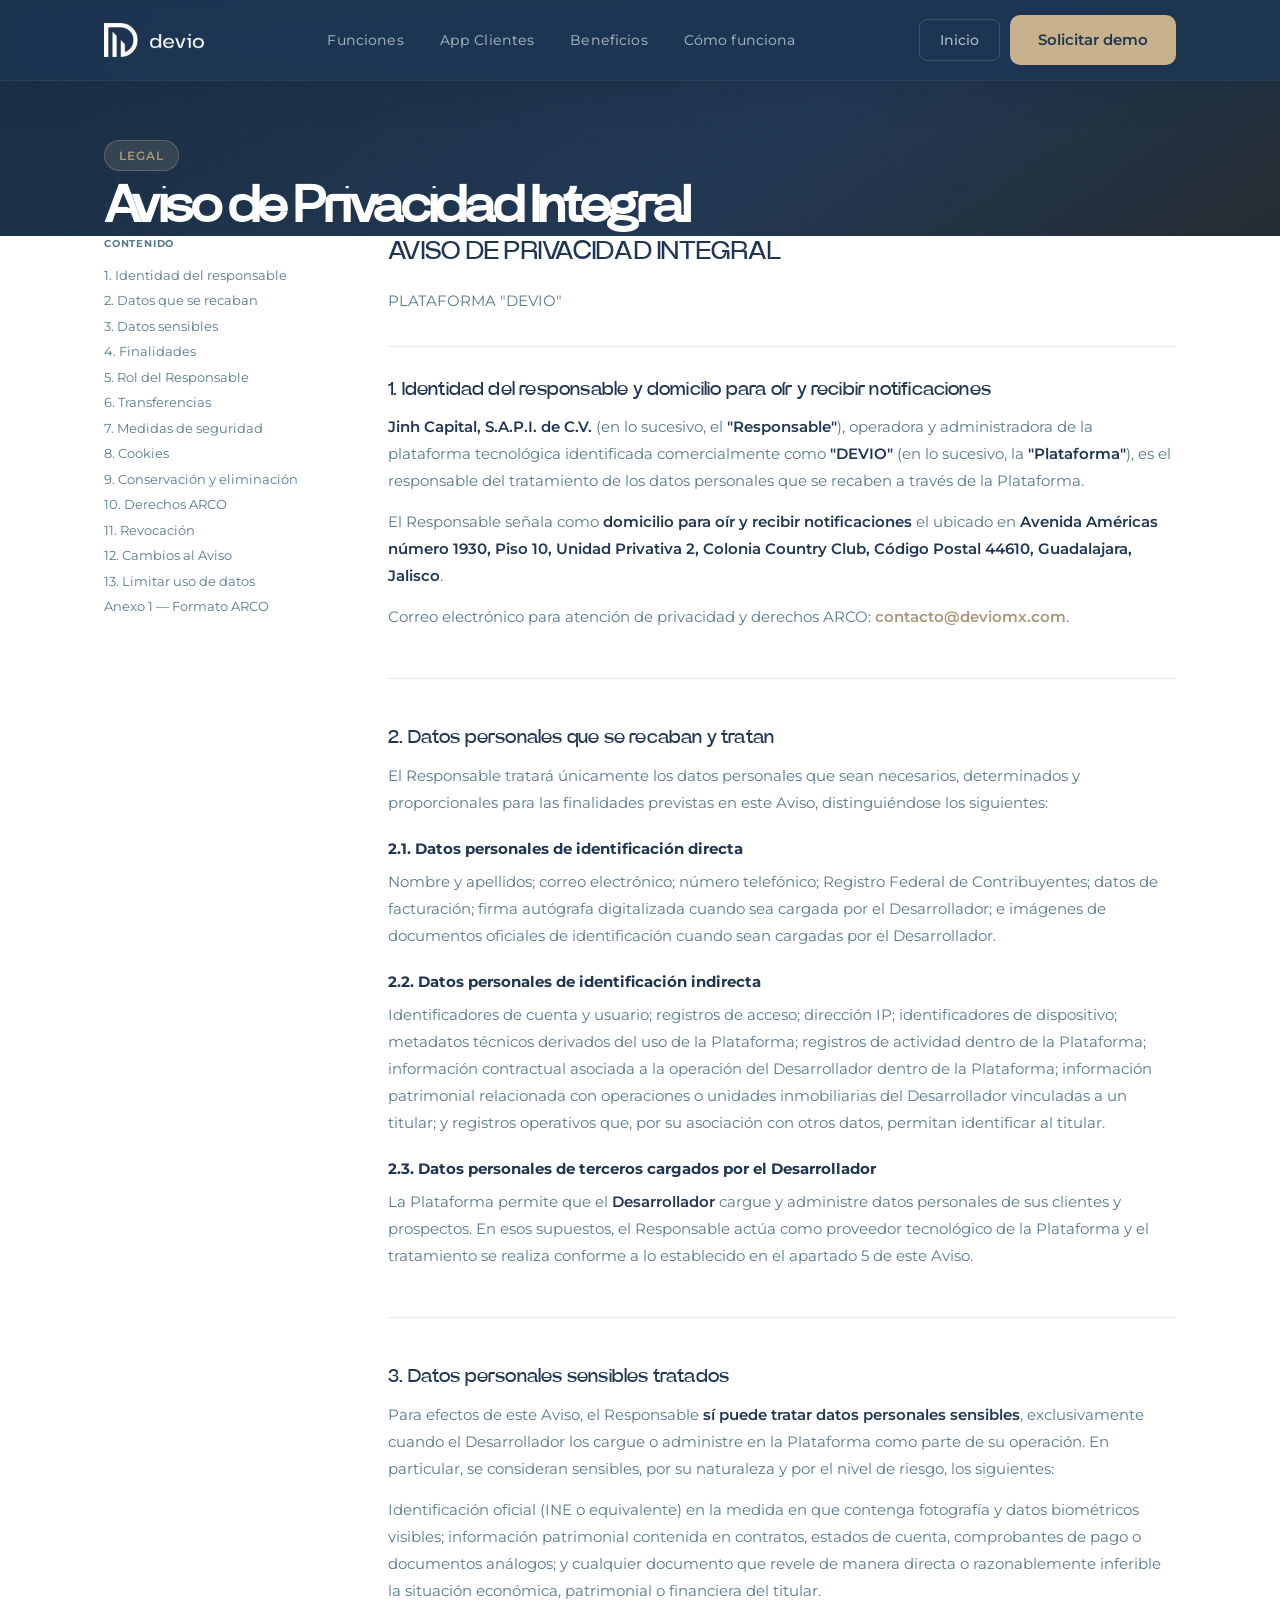
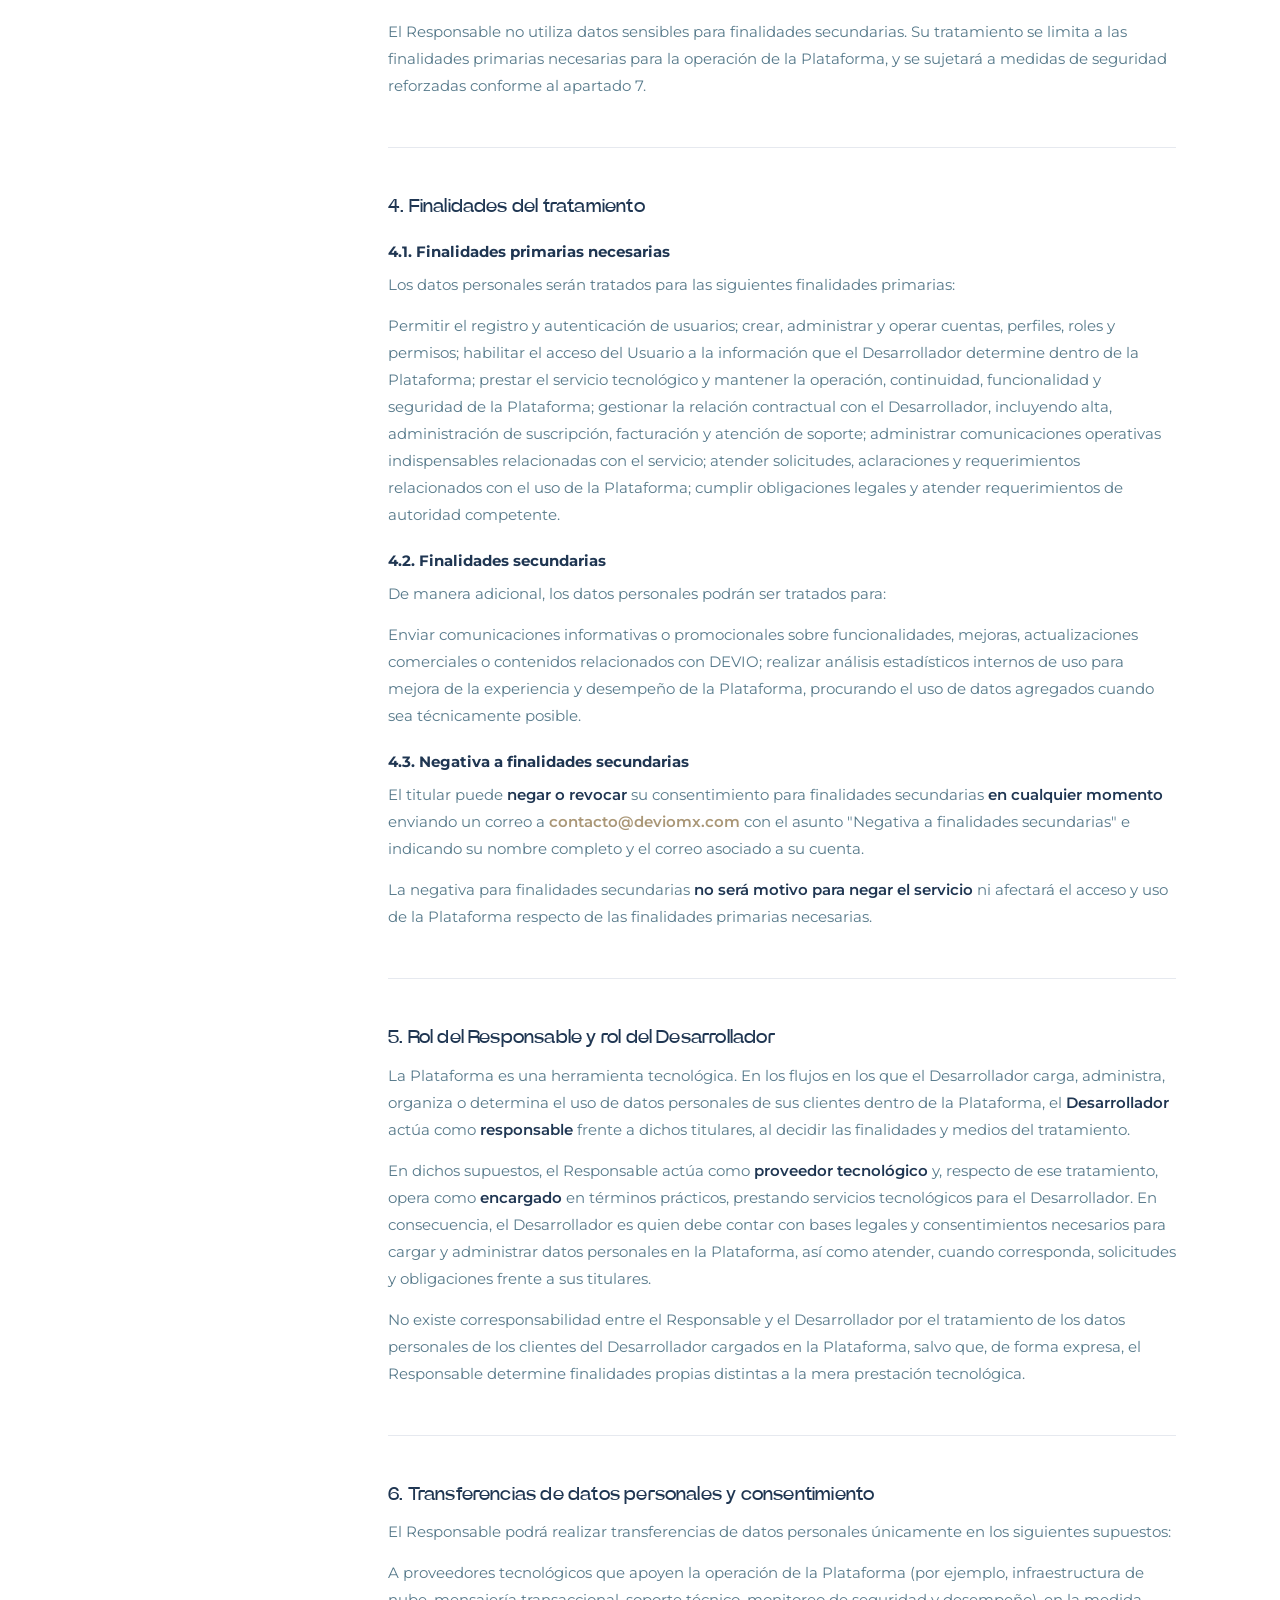
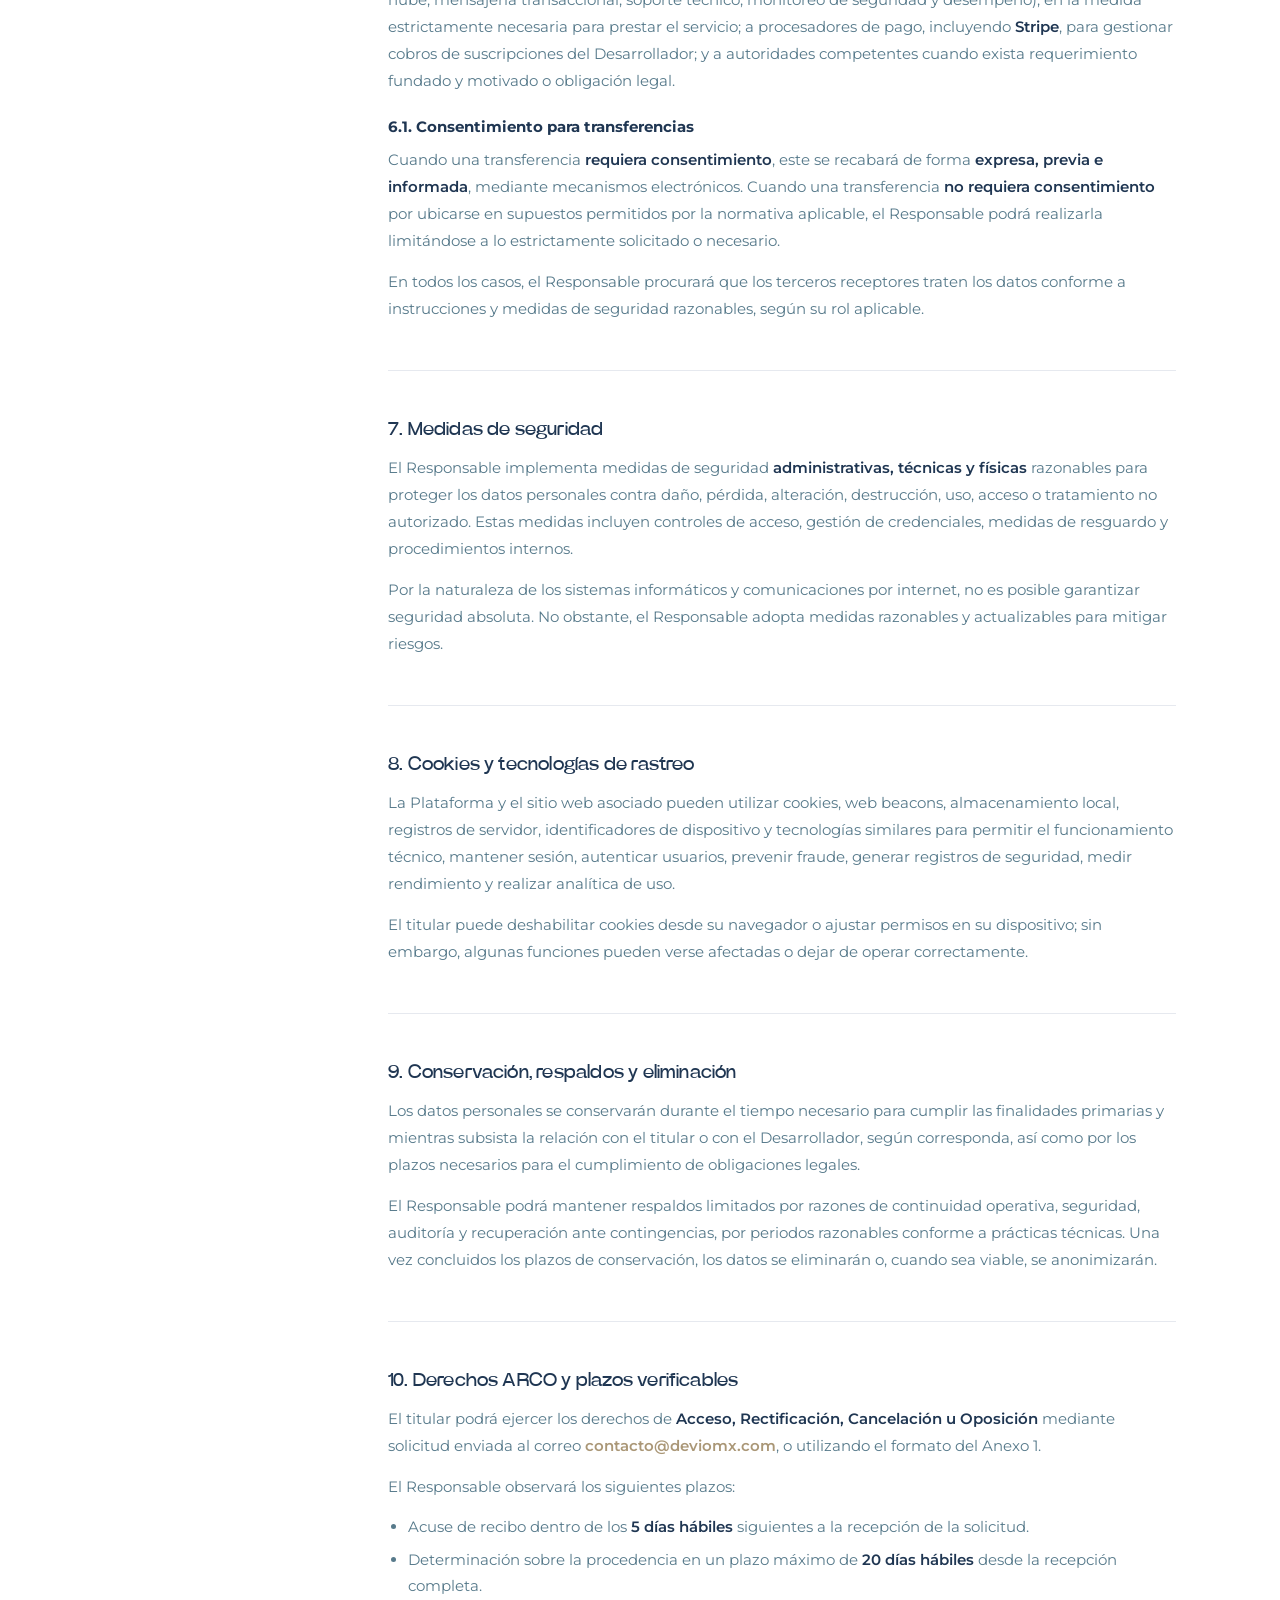
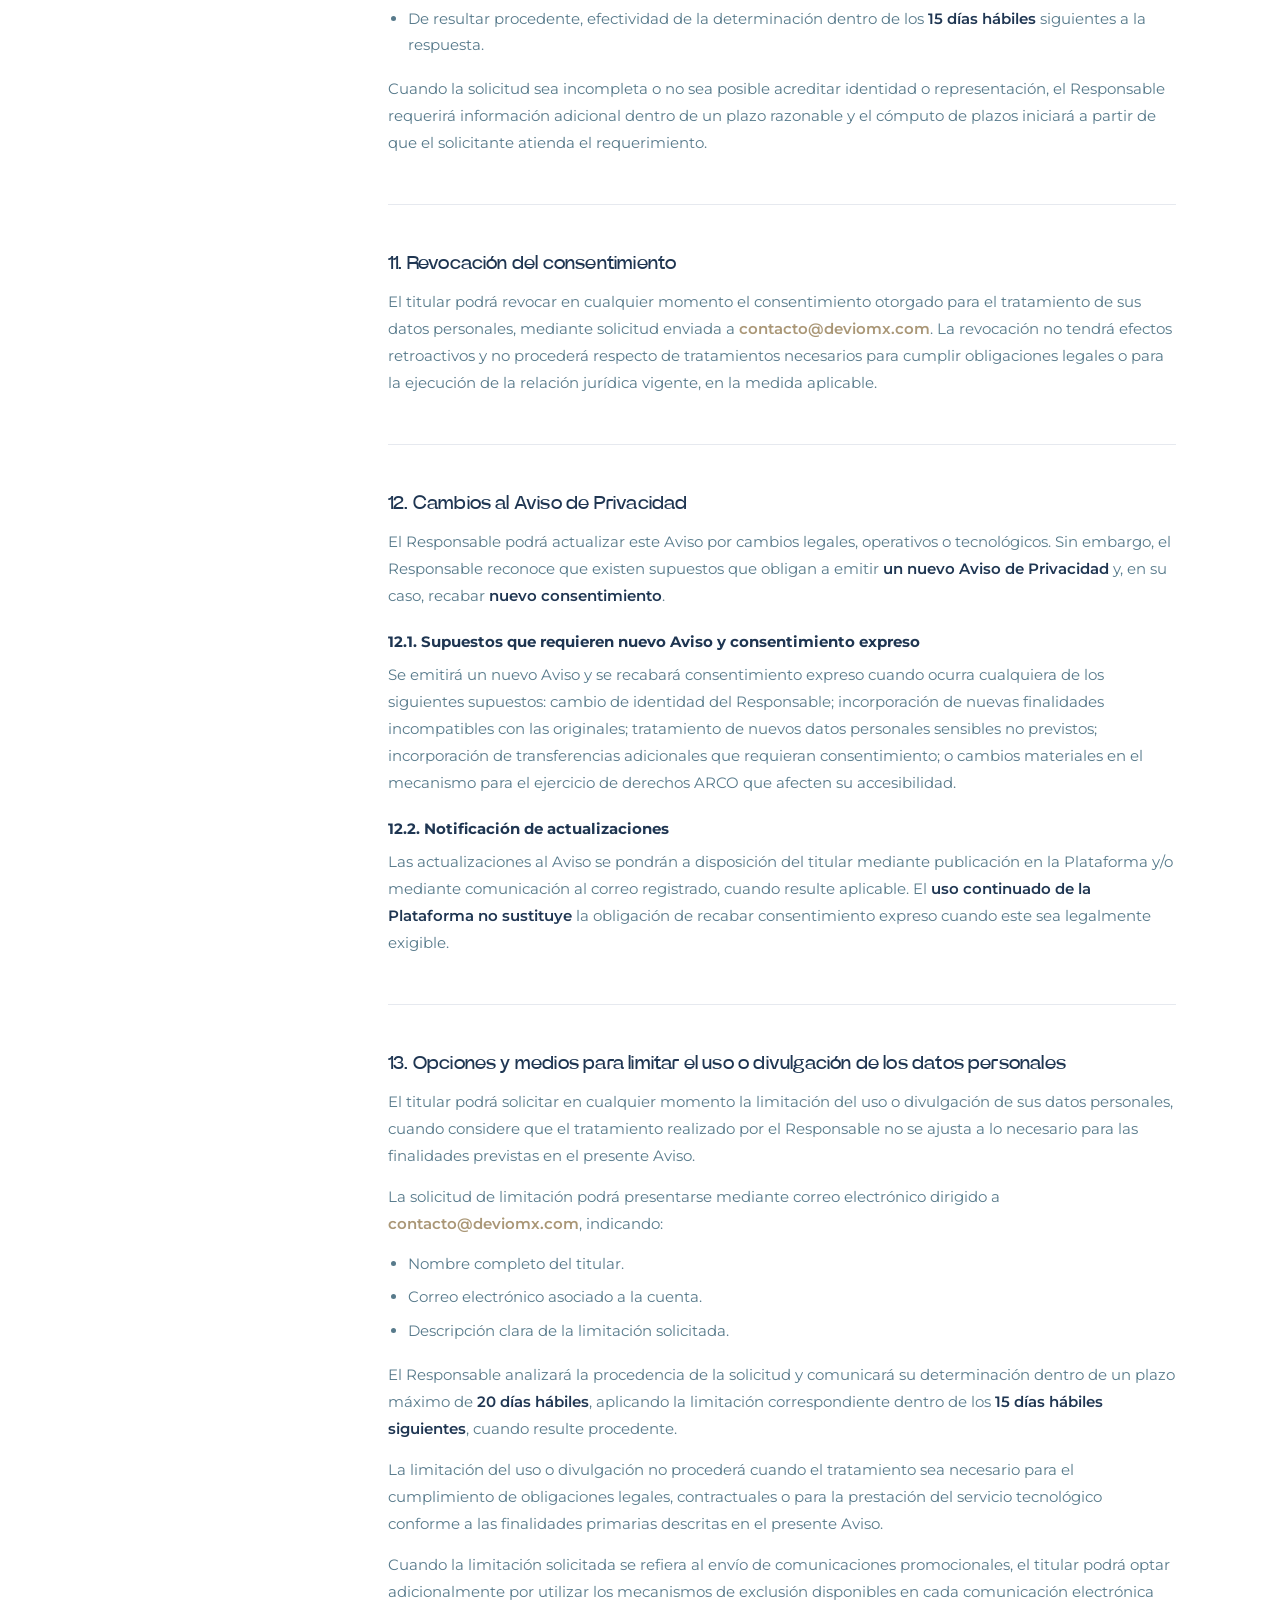
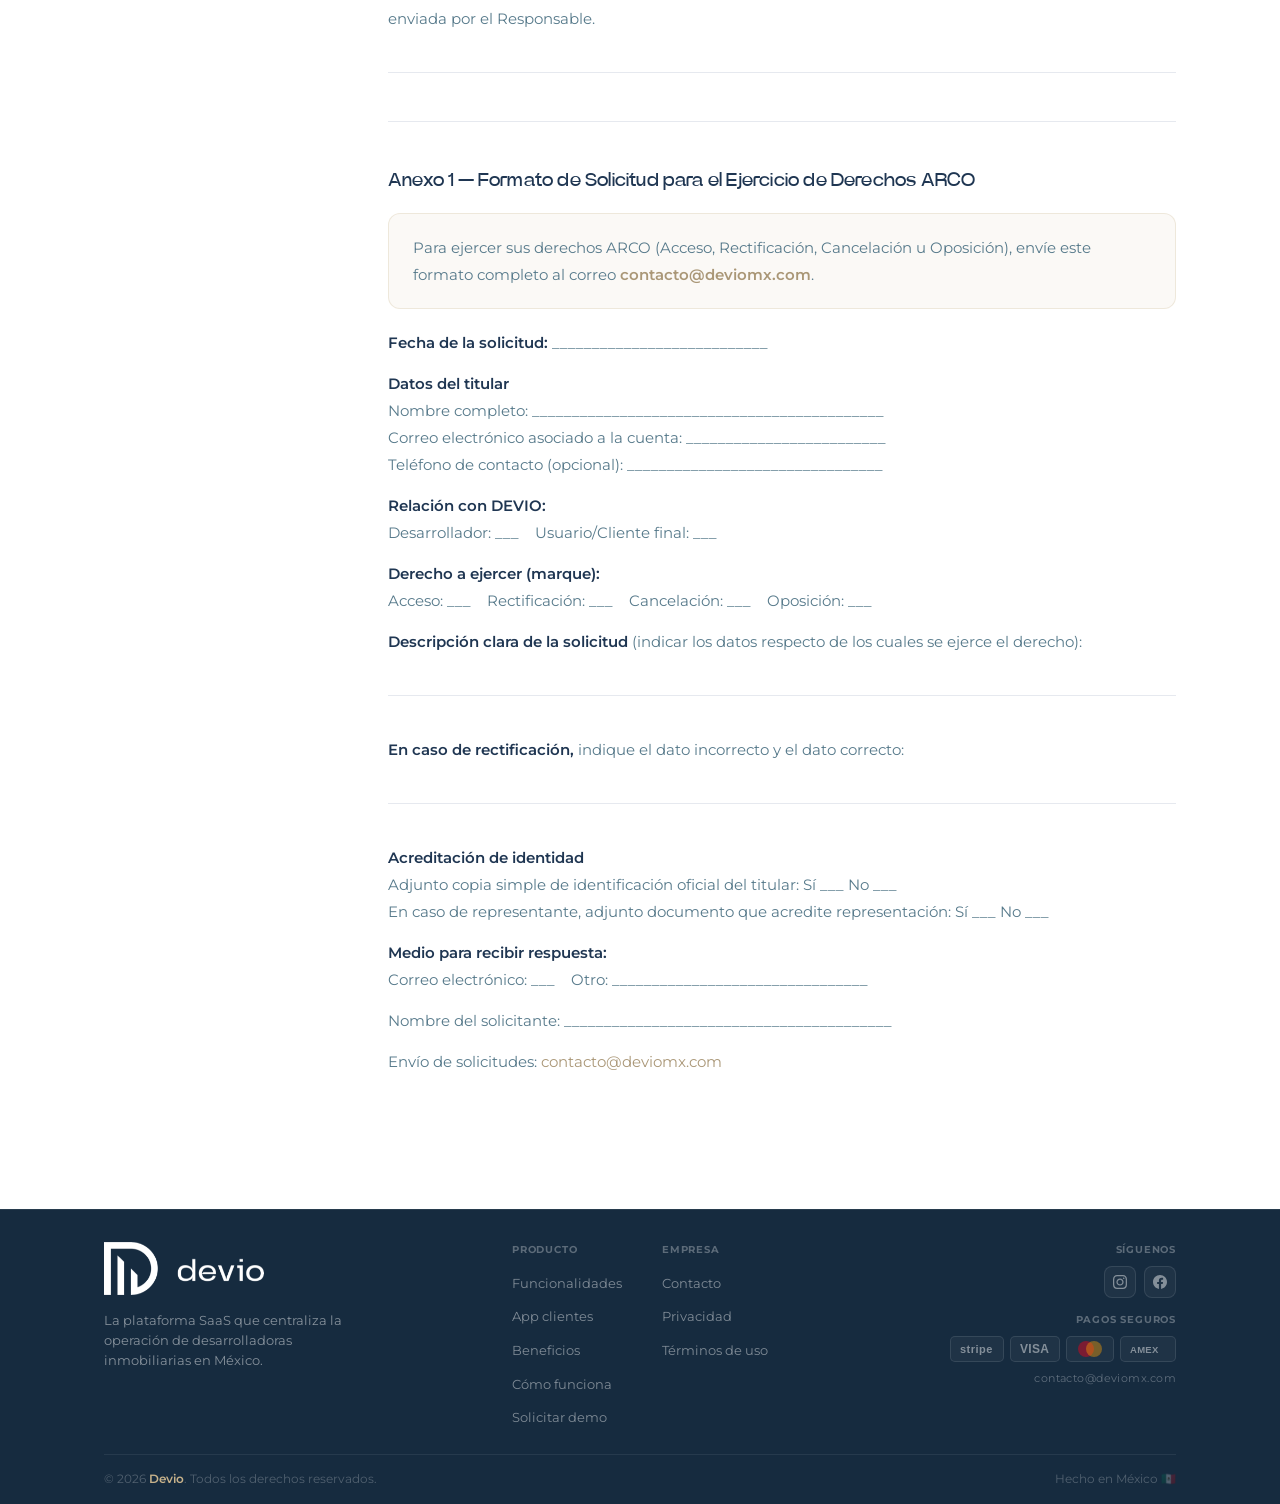
<file: privacidad.html>
<!DOCTYPE html>
<html lang="es">
<head>
  <meta charset="UTF-8" />
  <meta name="viewport" content="width=device-width, initial-scale=1.0" />
  <title>Aviso de Privacidad — Devio</title>
  <link rel="icon" type="image/png" href="Assets/Logo/Logoazul-rounded.png" />
  <link rel="preconnect" href="https://fonts.googleapis.com" />
  <link rel="preconnect" href="https://fonts.gstatic.com" crossorigin />
  <link href="https://fonts.googleapis.com/css2?family=Montserrat:wght@300;400;500;600;700&display=swap" rel="stylesheet" />
  <link rel="stylesheet" href="styles.css" />
  <style>
    .privacy-header {
      background: linear-gradient(145deg, var(--navy-deep) 0%, var(--navy) 60%, var(--navy3) 100%);
      padding: 140px 0 0;
      position: relative;
      overflow: hidden;
    }
    .privacy-header::before {
      content: '';
      position: absolute;
      inset: 0;
      opacity: .035;
      background-image: var(--noise-bg);
      background-size: 256px 256px;
    }
    .privacy-header-inner { position: relative; z-index: 1; }
    .privacy-header .tag { margin-bottom: 8px; }
    .privacy-header h1 {
      font-size: clamp(32px, 4vw, 52px);
      font-weight: 800;
      color: var(--white);
      letter-spacing: -0.03em;
      line-height: 1.1;
      margin-bottom: 0;
    }
    .privacy-body { background: var(--white); padding: 0 0 120px; }
    .privacy-layout {
      display: grid;
      grid-template-columns: 220px 1fr;
      gap: 64px;
      align-items: start;
    }
    .privacy-index { position: sticky; top: 100px; }
    .privacy-index h6 {
      font-size: 10px;
      font-weight: 700;
      text-transform: uppercase;
      letter-spacing: .08em;
      color: var(--text-muted);
      margin-bottom: 14px;
    }
    .privacy-index ul { list-style: none; display: flex; flex-direction: column; gap: 6px; }
    .privacy-index ul li a {
      font-size: 13px;
      color: var(--text-muted);
      text-decoration: none;
      transition: color .2s;
      line-height: 1.5;
      display: block;
    }
    .privacy-index ul li a:hover { color: var(--gold2); }
    .privacy-content h1 {
      font-size: 26px;
      font-weight: 400;
      color: var(--navy);
      letter-spacing: 0.01em;
      margin-bottom: 20px;
    }
    .privacy-content h2 {
      font-size: 19px;
      font-weight: 400;
      color: var(--navy);
      letter-spacing: 0.01em;
      margin-top: 48px;
      margin-bottom: 12px;
      padding-top: 48px;
      border-top: 1px solid var(--gray);
    }
    .privacy-content h2:first-of-type { margin-top: 32px; padding-top: 32px; }
    .privacy-content h3 {
      font-size: 15px;
      font-weight: 700;
      color: var(--navy);
      margin-top: 24px;
      margin-bottom: 10px;
    }
    .privacy-content p {
      font-size: 15px;
      color: var(--text-muted);
      line-height: 1.8;
      margin-bottom: 14px;
    }
    .privacy-content ul {
      margin: 10px 0 18px 20px;
      display: flex;
      flex-direction: column;
      gap: 8px;
    }
    .privacy-content ul li { font-size: 15px; color: var(--text-muted); line-height: 1.7; }
    .privacy-content b, .privacy-content strong { color: var(--navy); font-weight: 600; }
    .privacy-content a { color: var(--gold2); text-decoration: none; }
    .privacy-content a:hover { text-decoration: underline; }
    .privacy-content hr { border: none; border-top: 1px solid var(--gray); margin: 40px 0; }
    .privacy-highlight {
      background: rgba(199,178,139,0.08);
      border: 1px solid rgba(199,178,139,0.25);
      border-radius: 12px;
      padding: 20px 24px;
      margin: 20px 0;
    }
    .privacy-highlight p { margin-bottom: 0; }
    @media (max-width: 900px) {
      .privacy-header { padding: 100px 0 0; }
      .privacy-header .tag { margin-bottom: 6px; }
      .privacy-header h1 { margin-bottom: 0; }
      .privacy-body { padding: 0 0 80px; }
      .privacy-layout { grid-template-columns: 1fr; gap: 24px; }
      .privacy-index { position: static; }
    }
  </style>
</head>
<body>

<nav id="navbar" class="scrolled">
  <div class="container">
    <div class="nav-inner">
      <a href="index.html" class="nav-logo">
        <img src="Assets/Logo/imagotipo-clean.png" alt="Devio" />
      </a>
      <ul class="nav-links">
        <li><a href="index.html#features">Funciones</a></li>
        <li><a href="index.html#benefits-client">App Clientes</a></li>
        <li><a href="index.html#benefits-dev">Beneficios</a></li>
        <li><a href="index.html#how">Cómo funciona</a></li>
      </ul>
      <div class="nav-cta">
        <a href="index.html" class="btn btn-login">Inicio</a>
        <a href="index.html#cta" class="btn btn-gold">Solicitar demo</a>
      </div>
      <button class="hamburger" id="hamburger" aria-label="Menú">
        <span></span><span></span><span></span>
      </button>
    </div>
  </div>
</nav>

<div class="mobile-menu" id="mobileMenu">
  <a href="index.html#features">Funciones</a>
  <a href="index.html#benefits-client">App Clientes</a>
  <a href="index.html#benefits-dev">Beneficios</a>
  <a href="index.html#how">Cómo funciona</a>
  <div class="mobile-menu-actions">
    <a href="index.html" class="btn btn-login">Inicio</a>
    <a href="index.html#cta" class="btn btn-gold">Solicitar demo</a>
  </div>
</div>

<div class="privacy-header">
  <div class="container privacy-header-inner">
    <span class="tag">Legal</span>
    <h1>Aviso de Privacidad Integral</h1>
  </div>
</div>

<div class="privacy-body">
  <div class="container">
    <div class="privacy-layout">

      <nav class="privacy-index">
        <h6>Contenido</h6>
        <ul>
          <li><a href="#s1">1. Identidad del responsable</a></li>
          <li><a href="#s2">2. Datos que se recaban</a></li>
          <li><a href="#s3">3. Datos sensibles</a></li>
          <li><a href="#s4">4. Finalidades</a></li>
          <li><a href="#s5">5. Rol del Responsable</a></li>
          <li><a href="#s6">6. Transferencias</a></li>
          <li><a href="#s7">7. Medidas de seguridad</a></li>
          <li><a href="#s8">8. Cookies</a></li>
          <li><a href="#s9">9. Conservación y eliminación</a></li>
          <li><a href="#s10">10. Derechos ARCO</a></li>
          <li><a href="#s11">11. Revocación</a></li>
          <li><a href="#s12">12. Cambios al Aviso</a></li>
          <li><a href="#s13">13. Limitar uso de datos</a></li>
          <li><a href="#anexo1">Anexo 1 — Formato ARCO</a></li>
        </ul>
      </nav>

      <div class="privacy-content">

        <h1>AVISO DE PRIVACIDAD INTEGRAL</h1>
        <p>PLATAFORMA "DEVIO"</p>

        <h2 id="s1">1. Identidad del responsable y domicilio para oír y recibir notificaciones</h2>
        <p><b>Jinh Capital, S.A.P.I. de C.V.</b> (en lo sucesivo, el <b>"Responsable"</b>), operadora y administradora de la plataforma tecnológica identificada comercialmente como <b>"DEVIO"</b> (en lo sucesivo, la <b>"Plataforma"</b>), es el responsable del tratamiento de los datos personales que se recaben a través de la Plataforma.</p>
        <p>El Responsable señala como <b>domicilio para oír y recibir notificaciones</b> el ubicado en <b>Avenida Américas número 1930, Piso 10, Unidad Privativa 2, Colonia Country Club, Código Postal 44610, Guadalajara, Jalisco</b>.</p>
        <p>Correo electrónico para atención de privacidad y derechos ARCO: <b><a href="mailto:contacto@deviomx.com">contacto@deviomx.com</a></b>.</p>

        <h2 id="s2">2. Datos personales que se recaban y tratan</h2>
        <p>El Responsable tratará únicamente los datos personales que sean necesarios, determinados y proporcionales para las finalidades previstas en este Aviso, distinguiéndose los siguientes:</p>

        <h3>2.1. Datos personales de identificación directa</h3>
        <p>Nombre y apellidos; correo electrónico; número telefónico; Registro Federal de Contribuyentes; datos de facturación; firma autógrafa digitalizada cuando sea cargada por el Desarrollador; e imágenes de documentos oficiales de identificación cuando sean cargadas por el Desarrollador.</p>

        <h3>2.2. Datos personales de identificación indirecta</h3>
        <p>Identificadores de cuenta y usuario; registros de acceso; dirección IP; identificadores de dispositivo; metadatos técnicos derivados del uso de la Plataforma; registros de actividad dentro de la Plataforma; información contractual asociada a la operación del Desarrollador dentro de la Plataforma; información patrimonial relacionada con operaciones o unidades inmobiliarias del Desarrollador vinculadas a un titular; y registros operativos que, por su asociación con otros datos, permitan identificar al titular.</p>

        <h3>2.3. Datos personales de terceros cargados por el Desarrollador</h3>
        <p>La Plataforma permite que el <b>Desarrollador</b> cargue y administre datos personales de sus clientes y prospectos. En esos supuestos, el Responsable actúa como proveedor tecnológico de la Plataforma y el tratamiento se realiza conforme a lo establecido en el apartado 5 de este Aviso.</p>

        <h2 id="s3">3. Datos personales sensibles tratados</h2>
        <p>Para efectos de este Aviso, el Responsable <b>sí puede tratar datos personales sensibles</b>, exclusivamente cuando el Desarrollador los cargue o administre en la Plataforma como parte de su operación. En particular, se consideran sensibles, por su naturaleza y por el nivel de riesgo, los siguientes:</p>
        <p>Identificación oficial (INE o equivalente) en la medida en que contenga fotografía y datos biométricos visibles; información patrimonial contenida en contratos, estados de cuenta, comprobantes de pago o documentos análogos; y cualquier documento que revele de manera directa o razonablemente inferible la situación económica, patrimonial o financiera del titular.</p>
        <p>El Responsable no utiliza datos sensibles para finalidades secundarias. Su tratamiento se limita a las finalidades primarias necesarias para la operación de la Plataforma, y se sujetará a medidas de seguridad reforzadas conforme al apartado 7.</p>

        <h2 id="s4">4. Finalidades del tratamiento</h2>

        <h3>4.1. Finalidades primarias necesarias</h3>
        <p>Los datos personales serán tratados para las siguientes finalidades primarias:</p>
        <p>Permitir el registro y autenticación de usuarios; crear, administrar y operar cuentas, perfiles, roles y permisos; habilitar el acceso del Usuario a la información que el Desarrollador determine dentro de la Plataforma; prestar el servicio tecnológico y mantener la operación, continuidad, funcionalidad y seguridad de la Plataforma; gestionar la relación contractual con el Desarrollador, incluyendo alta, administración de suscripción, facturación y atención de soporte; administrar comunicaciones operativas indispensables relacionadas con el servicio; atender solicitudes, aclaraciones y requerimientos relacionados con el uso de la Plataforma; cumplir obligaciones legales y atender requerimientos de autoridad competente.</p>

        <h3>4.2. Finalidades secundarias</h3>
        <p>De manera adicional, los datos personales podrán ser tratados para:</p>
        <p>Enviar comunicaciones informativas o promocionales sobre funcionalidades, mejoras, actualizaciones comerciales o contenidos relacionados con DEVIO; realizar análisis estadísticos internos de uso para mejora de la experiencia y desempeño de la Plataforma, procurando el uso de datos agregados cuando sea técnicamente posible.</p>

        <h3>4.3. Negativa a finalidades secundarias</h3>
        <p>El titular puede <b>negar o revocar</b> su consentimiento para finalidades secundarias <b>en cualquier momento</b> enviando un correo a <b><a href="mailto:contacto@deviomx.com">contacto@deviomx.com</a></b> con el asunto "Negativa a finalidades secundarias" e indicando su nombre completo y el correo asociado a su cuenta.</p>
        <p>La negativa para finalidades secundarias <b>no será motivo para negar el servicio</b> ni afectará el acceso y uso de la Plataforma respecto de las finalidades primarias necesarias.</p>

        <h2 id="s5">5. Rol del Responsable y rol del Desarrollador</h2>
        <p>La Plataforma es una herramienta tecnológica. En los flujos en los que el Desarrollador carga, administra, organiza o determina el uso de datos personales de sus clientes dentro de la Plataforma, el <b>Desarrollador</b> actúa como <b>responsable</b> frente a dichos titulares, al decidir las finalidades y medios del tratamiento.</p>
        <p>En dichos supuestos, el Responsable actúa como <b>proveedor tecnológico</b> y, respecto de ese tratamiento, opera como <b>encargado</b> en términos prácticos, prestando servicios tecnológicos para el Desarrollador. En consecuencia, el Desarrollador es quien debe contar con bases legales y consentimientos necesarios para cargar y administrar datos personales en la Plataforma, así como atender, cuando corresponda, solicitudes y obligaciones frente a sus titulares.</p>
        <p>No existe corresponsabilidad entre el Responsable y el Desarrollador por el tratamiento de los datos personales de los clientes del Desarrollador cargados en la Plataforma, salvo que, de forma expresa, el Responsable determine finalidades propias distintas a la mera prestación tecnológica.</p>

        <h2 id="s6">6. Transferencias de datos personales y consentimiento</h2>
        <p>El Responsable podrá realizar transferencias de datos personales únicamente en los siguientes supuestos:</p>
        <p>A proveedores tecnológicos que apoyen la operación de la Plataforma (por ejemplo, infraestructura de nube, mensajería transaccional, soporte técnico, monitoreo de seguridad y desempeño), en la medida estrictamente necesaria para prestar el servicio; a procesadores de pago, incluyendo <b>Stripe</b>, para gestionar cobros de suscripciones del Desarrollador; y a autoridades competentes cuando exista requerimiento fundado y motivado o obligación legal.</p>

        <h3>6.1. Consentimiento para transferencias</h3>
        <p>Cuando una transferencia <b>requiera consentimiento</b>, este se recabará de forma <b>expresa, previa e informada</b>, mediante mecanismos electrónicos. Cuando una transferencia <b>no requiera consentimiento</b> por ubicarse en supuestos permitidos por la normativa aplicable, el Responsable podrá realizarla limitándose a lo estrictamente solicitado o necesario.</p>
        <p>En todos los casos, el Responsable procurará que los terceros receptores traten los datos conforme a instrucciones y medidas de seguridad razonables, según su rol aplicable.</p>

        <h2 id="s7">7. Medidas de seguridad</h2>
        <p>El Responsable implementa medidas de seguridad <b>administrativas, técnicas y físicas</b> razonables para proteger los datos personales contra daño, pérdida, alteración, destrucción, uso, acceso o tratamiento no autorizado. Estas medidas incluyen controles de acceso, gestión de credenciales, medidas de resguardo y procedimientos internos.</p>
        <p>Por la naturaleza de los sistemas informáticos y comunicaciones por internet, no es posible garantizar seguridad absoluta. No obstante, el Responsable adopta medidas razonables y actualizables para mitigar riesgos.</p>

        <h2 id="s8">8. Cookies y tecnologías de rastreo</h2>
        <p>La Plataforma y el sitio web asociado pueden utilizar cookies, web beacons, almacenamiento local, registros de servidor, identificadores de dispositivo y tecnologías similares para permitir el funcionamiento técnico, mantener sesión, autenticar usuarios, prevenir fraude, generar registros de seguridad, medir rendimiento y realizar analítica de uso.</p>
        <p>El titular puede deshabilitar cookies desde su navegador o ajustar permisos en su dispositivo; sin embargo, algunas funciones pueden verse afectadas o dejar de operar correctamente.</p>

        <h2 id="s9">9. Conservación, respaldos y eliminación</h2>
        <p>Los datos personales se conservarán durante el tiempo necesario para cumplir las finalidades primarias y mientras subsista la relación con el titular o con el Desarrollador, según corresponda, así como por los plazos necesarios para el cumplimiento de obligaciones legales.</p>
        <p>El Responsable podrá mantener respaldos limitados por razones de continuidad operativa, seguridad, auditoría y recuperación ante contingencias, por periodos razonables conforme a prácticas técnicas. Una vez concluidos los plazos de conservación, los datos se eliminarán o, cuando sea viable, se anonimizarán.</p>

        <h2 id="s10">10. Derechos ARCO y plazos verificables</h2>
        <p>El titular podrá ejercer los derechos de <b>Acceso, Rectificación, Cancelación u Oposición</b> mediante solicitud enviada al correo <b><a href="mailto:contacto@deviomx.com">contacto@deviomx.com</a></b>, o utilizando el formato del Anexo 1.</p>
        <p>El Responsable observará los siguientes plazos:</p>
        <ul>
          <li>Acuse de recibo dentro de los <b>5 días hábiles</b> siguientes a la recepción de la solicitud.</li>
          <li>Determinación sobre la procedencia en un plazo máximo de <b>20 días hábiles</b> desde la recepción completa.</li>
          <li>De resultar procedente, efectividad de la determinación dentro de los <b>15 días hábiles</b> siguientes a la respuesta.</li>
        </ul>
        <p>Cuando la solicitud sea incompleta o no sea posible acreditar identidad o representación, el Responsable requerirá información adicional dentro de un plazo razonable y el cómputo de plazos iniciará a partir de que el solicitante atienda el requerimiento.</p>

        <h2 id="s11">11. Revocación del consentimiento</h2>
        <p>El titular podrá revocar en cualquier momento el consentimiento otorgado para el tratamiento de sus datos personales, mediante solicitud enviada a <b><a href="mailto:contacto@deviomx.com">contacto@deviomx.com</a></b>. La revocación no tendrá efectos retroactivos y no procederá respecto de tratamientos necesarios para cumplir obligaciones legales o para la ejecución de la relación jurídica vigente, en la medida aplicable.</p>

        <h2 id="s12">12. Cambios al Aviso de Privacidad</h2>
        <p>El Responsable podrá actualizar este Aviso por cambios legales, operativos o tecnológicos. Sin embargo, el Responsable reconoce que existen supuestos que obligan a emitir <b>un nuevo Aviso de Privacidad</b> y, en su caso, recabar <b>nuevo consentimiento</b>.</p>

        <h3>12.1. Supuestos que requieren nuevo Aviso y consentimiento expreso</h3>
        <p>Se emitirá un nuevo Aviso y se recabará consentimiento expreso cuando ocurra cualquiera de los siguientes supuestos: cambio de identidad del Responsable; incorporación de nuevas finalidades incompatibles con las originales; tratamiento de nuevos datos personales sensibles no previstos; incorporación de transferencias adicionales que requieran consentimiento; o cambios materiales en el mecanismo para el ejercicio de derechos ARCO que afecten su accesibilidad.</p>

        <h3>12.2. Notificación de actualizaciones</h3>
        <p>Las actualizaciones al Aviso se pondrán a disposición del titular mediante publicación en la Plataforma y/o mediante comunicación al correo registrado, cuando resulte aplicable. El <b>uso continuado de la Plataforma no sustituye</b> la obligación de recabar consentimiento expreso cuando este sea legalmente exigible.</p>

        <h2 id="s13">13. Opciones y medios para limitar el uso o divulgación de los datos personales</h2>
        <p>El titular podrá solicitar en cualquier momento la limitación del uso o divulgación de sus datos personales, cuando considere que el tratamiento realizado por el Responsable no se ajusta a lo necesario para las finalidades previstas en el presente Aviso.</p>
        <p>La solicitud de limitación podrá presentarse mediante correo electrónico dirigido a <b><a href="mailto:contacto@deviomx.com">contacto@deviomx.com</a></b>, indicando:</p>
        <ul>
          <li>Nombre completo del titular.</li>
          <li>Correo electrónico asociado a la cuenta.</li>
          <li>Descripción clara de la limitación solicitada.</li>
        </ul>
        <p>El Responsable analizará la procedencia de la solicitud y comunicará su determinación dentro de un plazo máximo de <b>20 días hábiles</b>, aplicando la limitación correspondiente dentro de los <b>15 días hábiles siguientes</b>, cuando resulte procedente.</p>
        <p>La limitación del uso o divulgación no procederá cuando el tratamiento sea necesario para el cumplimiento de obligaciones legales, contractuales o para la prestación del servicio tecnológico conforme a las finalidades primarias descritas en el presente Aviso.</p>
        <p>Cuando la limitación solicitada se refiera al envío de comunicaciones promocionales, el titular podrá optar adicionalmente por utilizar los mecanismos de exclusión disponibles en cada comunicación electrónica enviada por el Responsable.</p>

        <hr>

        <h2 id="anexo1">Anexo 1 — Formato de Solicitud para el Ejercicio de Derechos ARCO</h2>

        <div class="privacy-highlight">
          <p>Para ejercer sus derechos ARCO (Acceso, Rectificación, Cancelación u Oposición), envíe este formato completo al correo <b><a href="mailto:contacto@deviomx.com">contacto@deviomx.com</a></b>.</p>
        </div>

        <p><b>Fecha de la solicitud:</b> ___________________________</p>
        <p><b>Datos del titular</b><br>
        Nombre completo: ____________________________________________<br>
        Correo electrónico asociado a la cuenta: _________________________<br>
        Teléfono de contacto (opcional): ________________________________</p>
        <p><b>Relación con DEVIO:</b><br>
        Desarrollador: ___ &nbsp;&nbsp; Usuario/Cliente final: ___</p>
        <p><b>Derecho a ejercer (marque):</b><br>
        Acceso: ___ &nbsp;&nbsp; Rectificación: ___ &nbsp;&nbsp; Cancelación: ___ &nbsp;&nbsp; Oposición: ___</p>
        <p><b>Descripción clara de la solicitud</b> (indicar los datos respecto de los cuales se ejerce el derecho):</p>
        <hr>
        <p><b>En caso de rectificación,</b> indique el dato incorrecto y el dato correcto:</p>
        <hr>
        <p><b>Acreditación de identidad</b><br>
        Adjunto copia simple de identificación oficial del titular: Sí ___ No ___<br>
        En caso de representante, adjunto documento que acredite representación: Sí ___ No ___</p>
        <p><b>Medio para recibir respuesta:</b><br>
        Correo electrónico: ___ &nbsp;&nbsp; Otro: ________________________________</p>
        <p>Nombre del solicitante: _________________________________________</p>
        <p>Envío de solicitudes: <a href="mailto:contacto@deviomx.com">contacto@deviomx.com</a></p>

      </div>
    </div>
  </div>
</div>

<footer>
  <div class="container">
    <div class="footer-grid">
      <div class="footer-brand">
        <a href="index.html" class="nav-logo">
          <img src="Assets/Logo/imagotipo-clean.png" alt="Devio" />
        </a>
        <p>La plataforma SaaS que centraliza la operación de desarrolladoras inmobiliarias en México.</p>
      </div>
      <div class="footer-nav">
        <div class="footer-col">
          <h5>Producto</h5>
          <ul>
            <li><a href="index.html#features">Funcionalidades</a></li>
            <li><a href="index.html#benefits-client">App clientes</a></li>
            <li><a href="index.html#benefits-dev">Beneficios</a></li>
            <li><a href="index.html#how">Cómo funciona</a></li>
            <li><a href="index.html#cta">Solicitar demo</a></li>
          </ul>
        </div>
        <div class="footer-col">
          <h5>Empresa</h5>
          <ul>
            <li><a href="index.html#cta">Contacto</a></li>
            <li><a href="privacidad.html">Privacidad</a></li>
            <li><a href="terminos.html">Términos de uso</a></li>
          </ul>
        </div>
      </div>
      <div class="footer-right">
        <div class="footer-right-section">
          <h5>Síguenos</h5>
          <div class="fsocials">
            <a href="https://instagram.com/deviomx" class="fsocial" aria-label="Instagram" target="_blank" rel="noopener">
              <svg viewBox="0 0 24 24"><path d="M12 2.163c3.204 0 3.584.012 4.85.07 3.252.148 4.771 1.691 4.919 4.919.058 1.265.069 1.645.069 4.849 0 3.205-.012 3.584-.069 4.849-.149 3.225-1.664 4.771-4.919 4.919-1.266.058-1.644.07-4.85.07-3.204 0-3.584-.012-4.849-.07-3.26-.149-4.771-1.699-4.919-4.92-.058-1.265-.07-1.644-.07-4.849 0-3.204.013-3.583.07-4.849.149-3.227 1.664-4.771 4.919-4.919 1.266-.057 1.645-.069 4.849-.069zm0-2.163c-3.259 0-3.667.014-4.947.072-4.358.2-6.78 2.618-6.98 6.98-.059 1.281-.073 1.689-.073 4.948 0 3.259.014 3.668.072 4.948.2 4.358 2.618 6.78 6.98 6.98 1.281.058 1.689.072 4.948.072 3.259 0 3.668-.014 4.948-.072 4.354-.2 6.782-2.618 6.979-6.98.059-1.28.073-1.689.073-4.948 0-3.259-.014-3.667-.072-4.947-.196-4.354-2.617-6.78-6.979-6.98-1.281-.059-1.69-.073-4.949-.073zm0 5.838c-3.403 0-6.162 2.759-6.162 6.162s2.759 6.163 6.162 6.163 6.162-2.759 6.162-6.163c0-3.403-2.759-6.162-6.162-6.162zm0 10.162c-2.209 0-4-1.79-4-4 0-2.209 1.791-4 4-4s4 1.791 4 4c0 2.21-1.791 4-4 4zm6.406-11.845c-.796 0-1.441.645-1.441 1.44s.645 1.44 1.441 1.44c.795 0 1.439-.645 1.439-1.44s-.644-1.44-1.439-1.44z"/></svg>
            </a>
            <a href="https://facebook.com" class="fsocial" aria-label="Facebook" target="_blank" rel="noopener">
              <svg viewBox="0 0 24 24"><path d="M24 12.073c0-6.627-5.373-12-12-12s-12 5.373-12 12c0 5.99 4.388 10.954 10.125 11.854v-8.385H7.078v-3.47h3.047V9.43c0-3.007 1.792-4.669 4.533-4.669 1.312 0 2.686.235 2.686.235v2.953H15.83c-1.491 0-1.956.925-1.956 1.874v2.25h3.328l-.532 3.47h-2.796v8.385C19.612 23.027 24 18.062 24 12.073z"/></svg>
            </a>
          </div>
        </div>
        <div class="footer-right-section">
          <h5>Pagos seguros</h5>
          <div class="fpay-logos">
            <div class="fpay-badge" title="Stripe"><svg width="34" height="14" viewBox="0 0 34 14" fill="none"><text x="0" y="11" font-family="Arial, sans-serif" font-size="11" font-weight="700" fill="rgba(255,255,255,0.45)" letter-spacing="0.5">stripe</text></svg></div>
            <div class="fpay-badge" title="Visa"><svg width="30" height="14" viewBox="0 0 30 14" fill="none"><text x="0" y="11" font-family="Arial, sans-serif" font-size="12" font-weight="900" fill="rgba(255,255,255,0.45)" letter-spacing="0.3">VISA</text></svg></div>
            <div class="fpay-badge" title="Mastercard"><svg width="28" height="18" viewBox="0 0 28 18" fill="none"><circle cx="10" cy="9" r="8" fill="rgba(235,0,27,0.45)"/><circle cx="18" cy="9" r="8" fill="rgba(255,163,0,0.4)"/></svg></div>
            <div class="fpay-badge" title="American Express"><svg width="36" height="14" viewBox="0 0 36 14" fill="none"><text x="0" y="11" font-family="Arial, sans-serif" font-size="9.5" font-weight="800" fill="rgba(255,255,255,0.45)" letter-spacing="0.3">AMEX</text></svg></div>
          </div>
          <a href="mailto:contacto@deviomx.com" class="footer-email">contacto@deviomx.com</a>
        </div>
      </div>
    </div>
    <div class="footer-bottom">
      <p class="footer-copy">© 2026 <span class="footer-gold">Devio</span>. Todos los derechos reservados.</p>
      <p class="footer-copy">Hecho en México 🇲🇽</p>
    </div>
  </div>
</footer>

<script>
  const hamburger = document.getElementById('hamburger');
  const mobileMenu = document.getElementById('mobileMenu');
  hamburger.addEventListener('click', () => mobileMenu.classList.toggle('open'));
  mobileMenu.addEventListener('click', (e) => { if (e.target.tagName === 'A') mobileMenu.classList.remove('open'); });
</script>
</body>
</html>
</file>
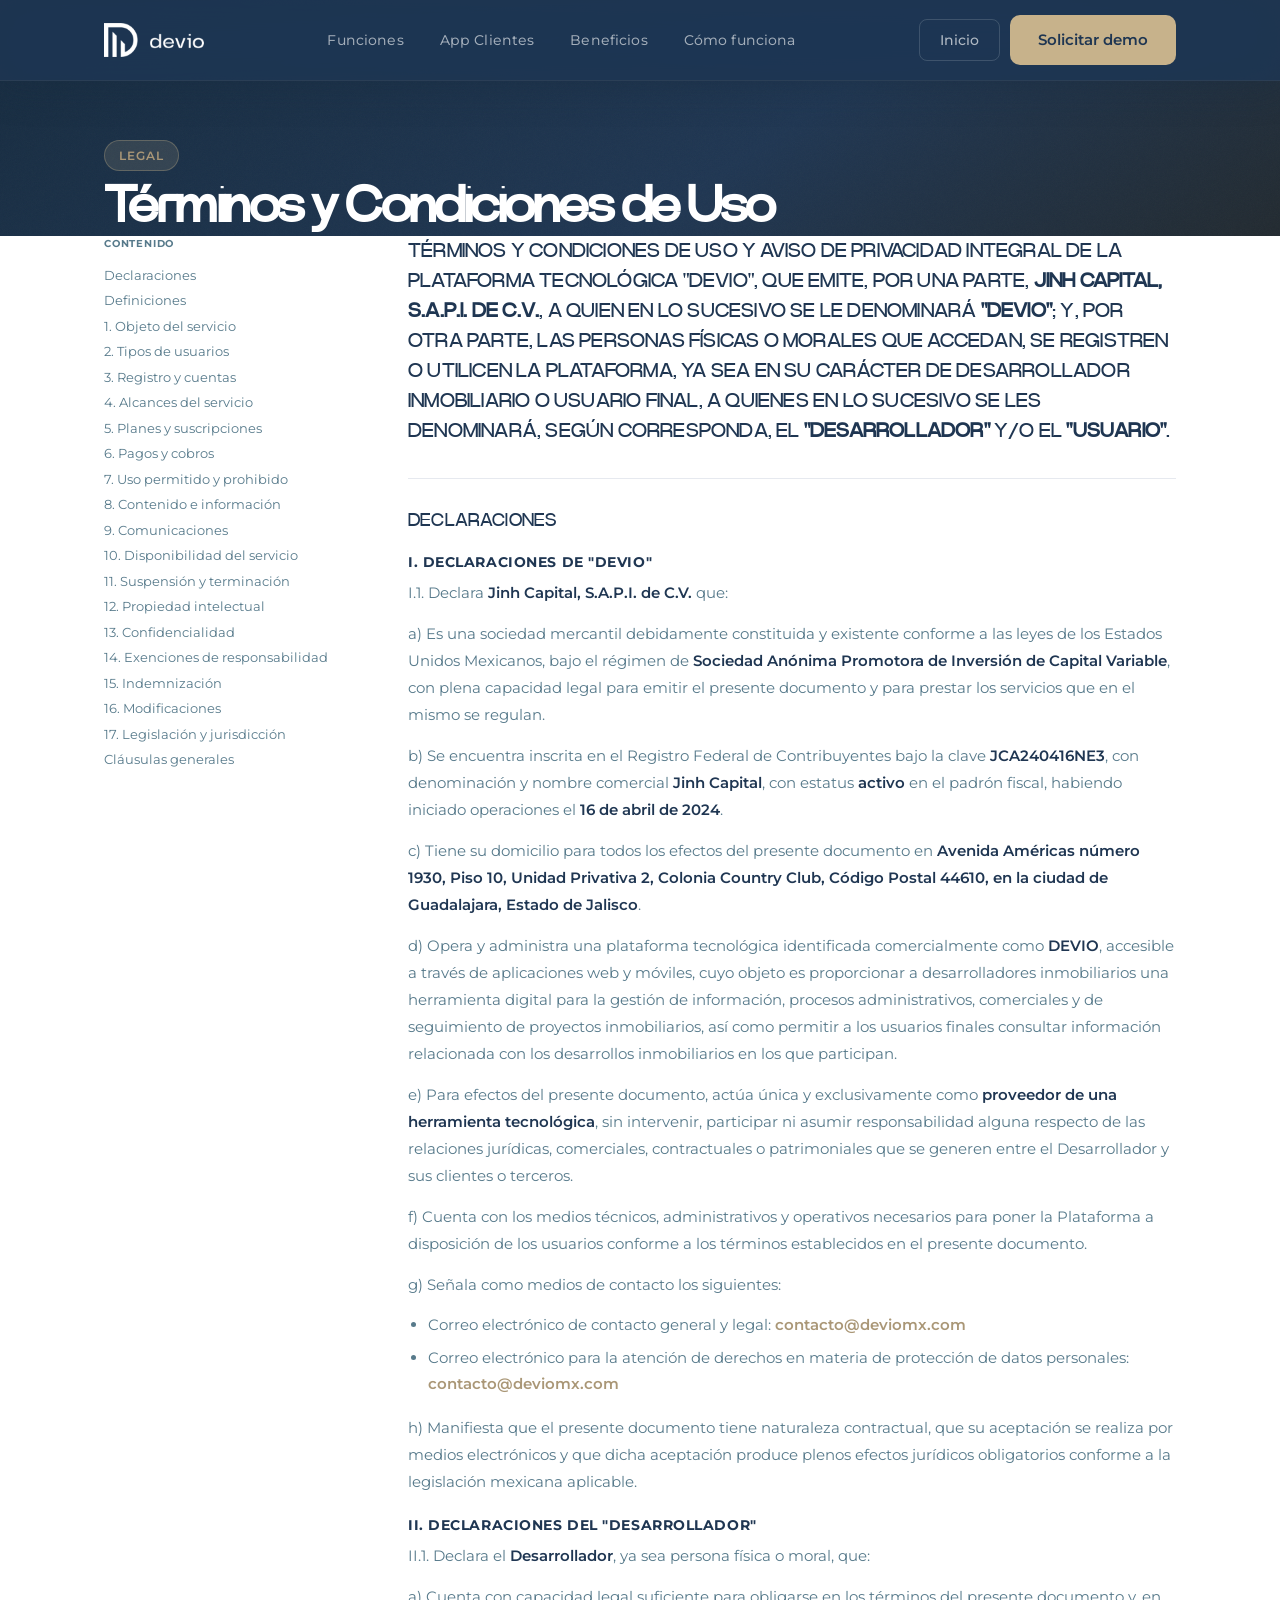
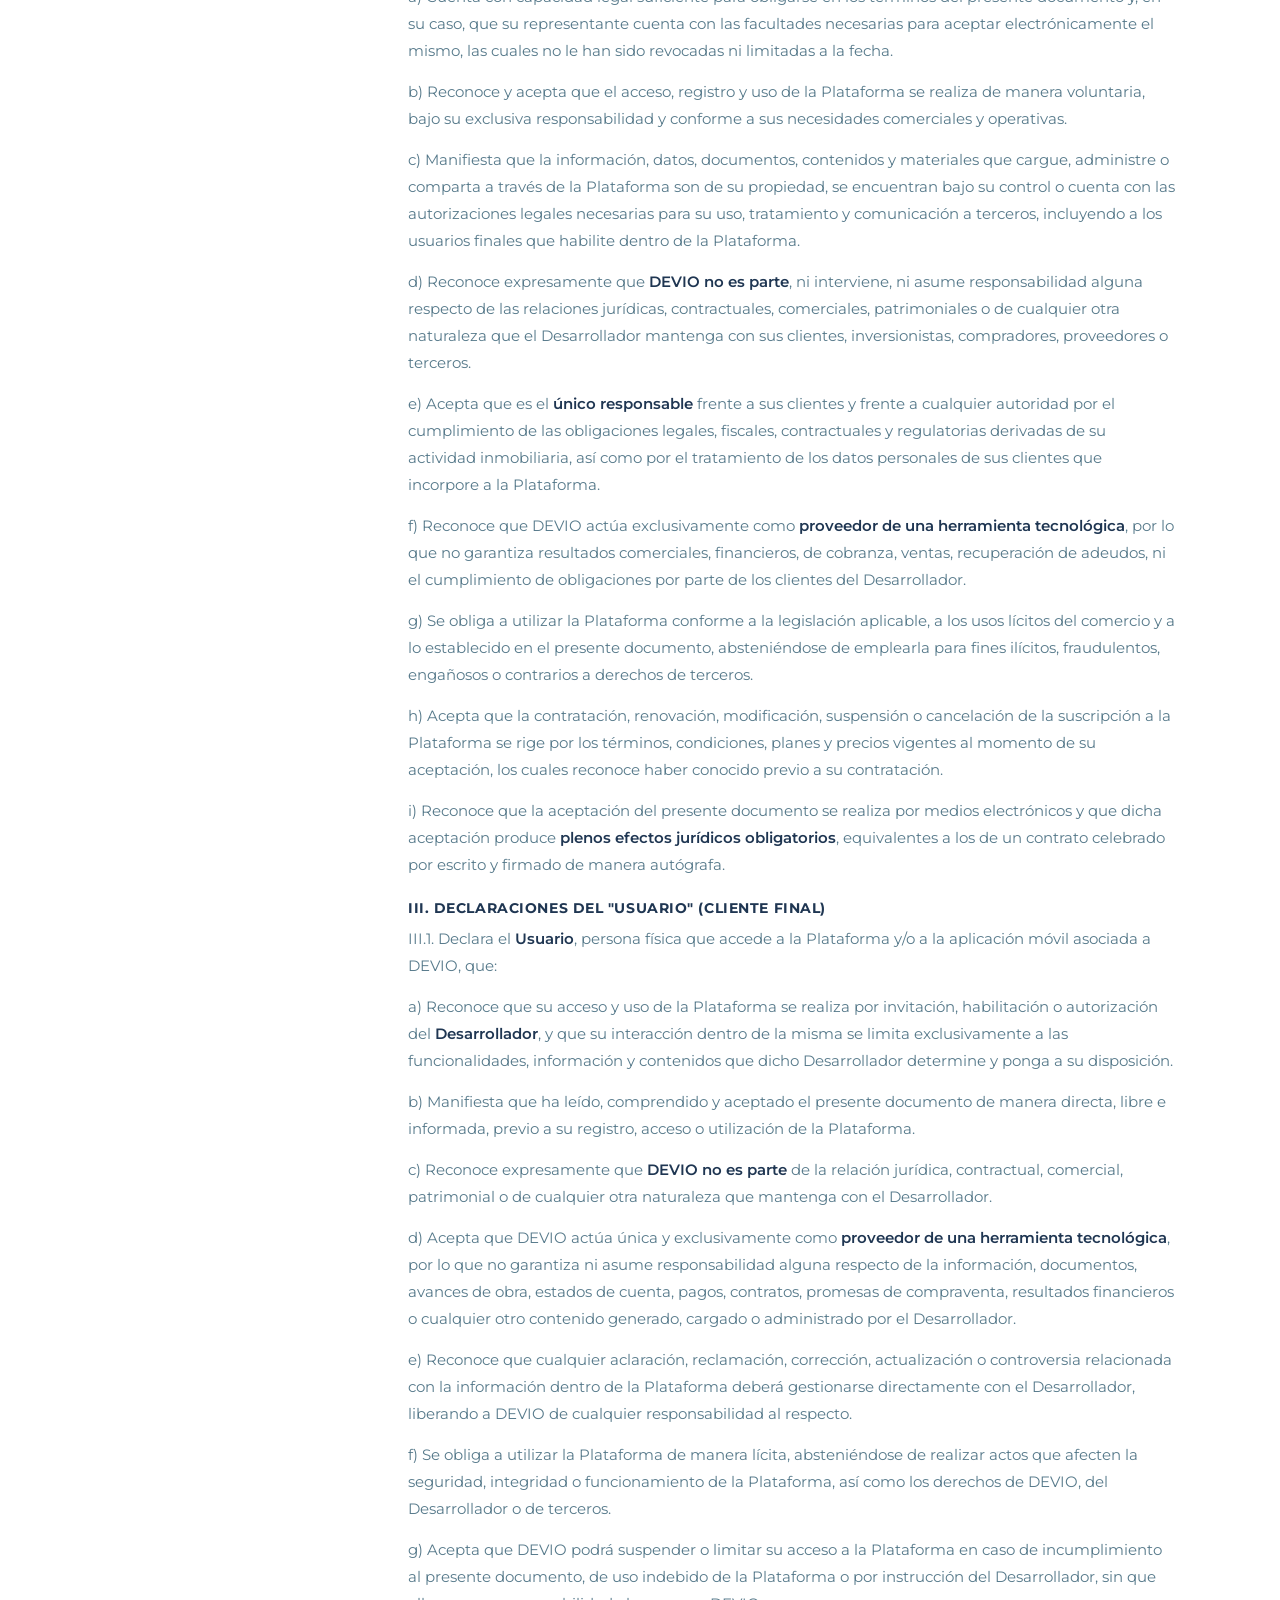
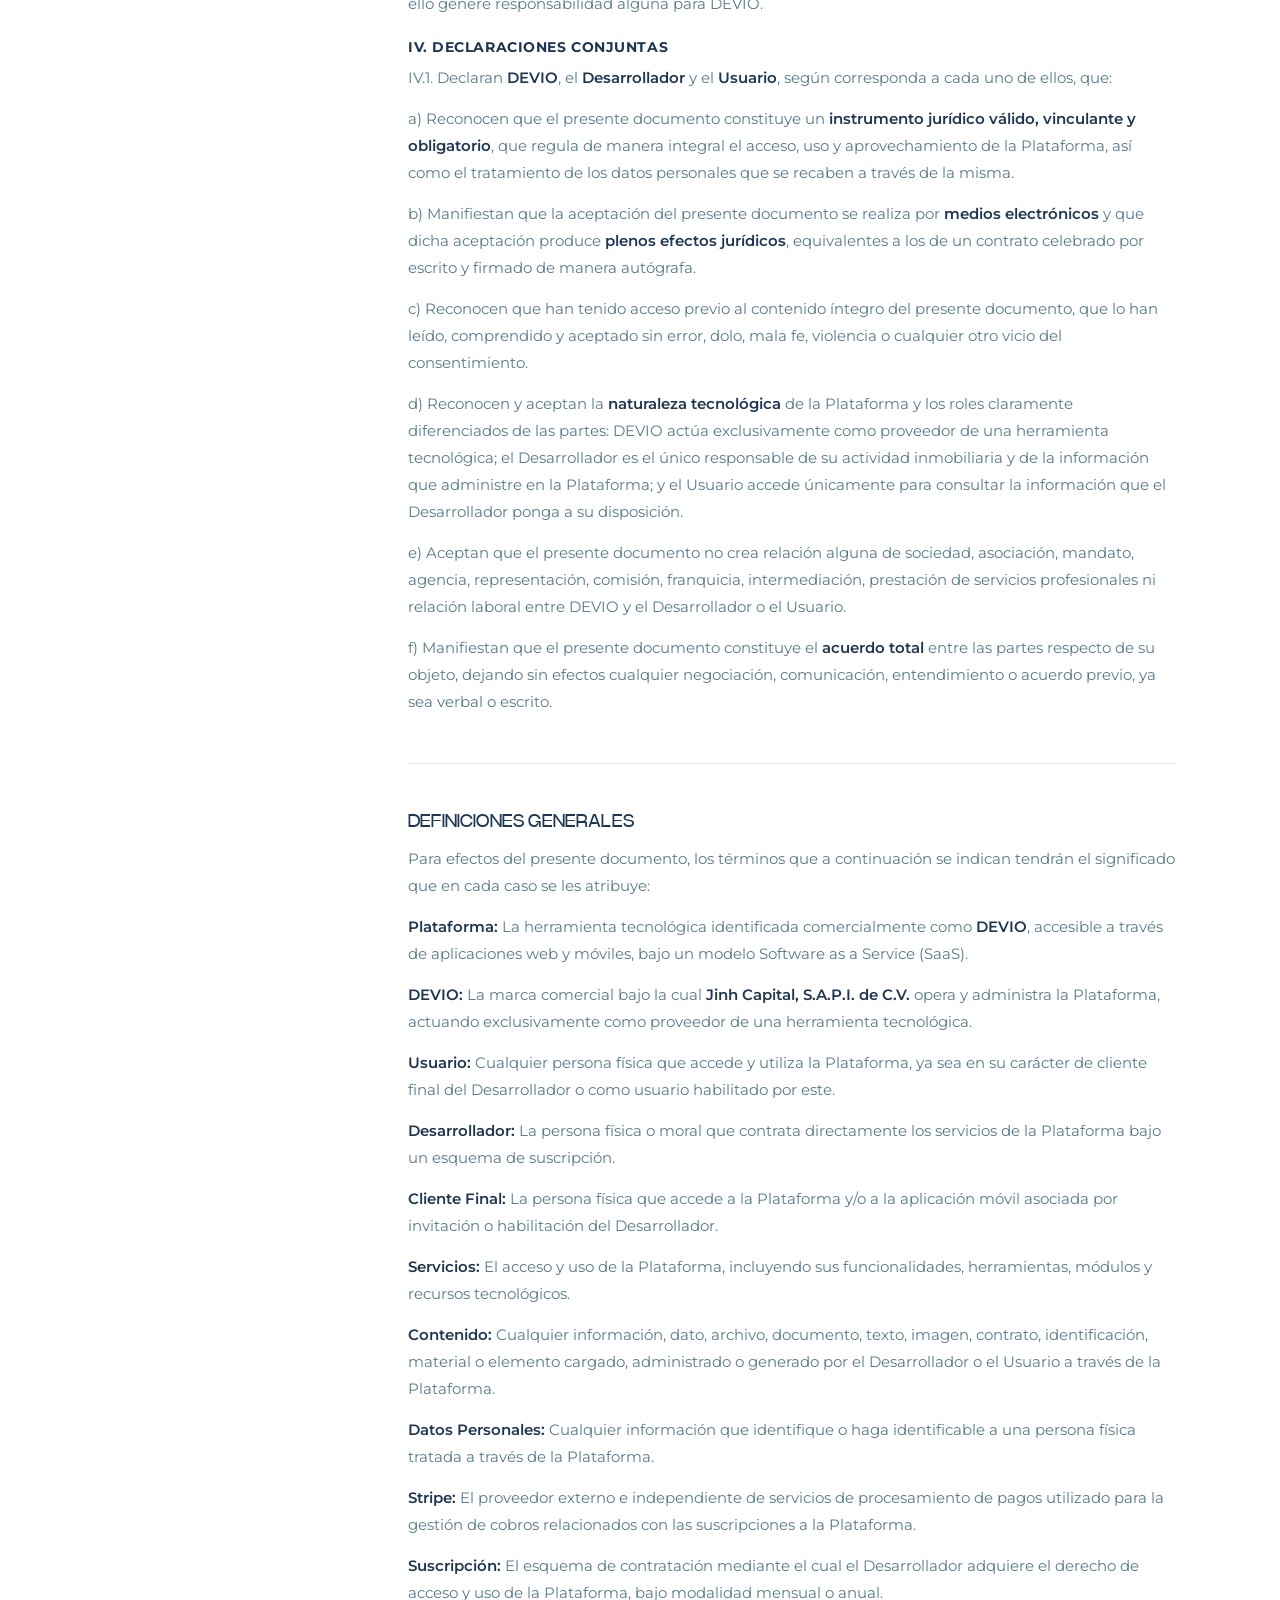
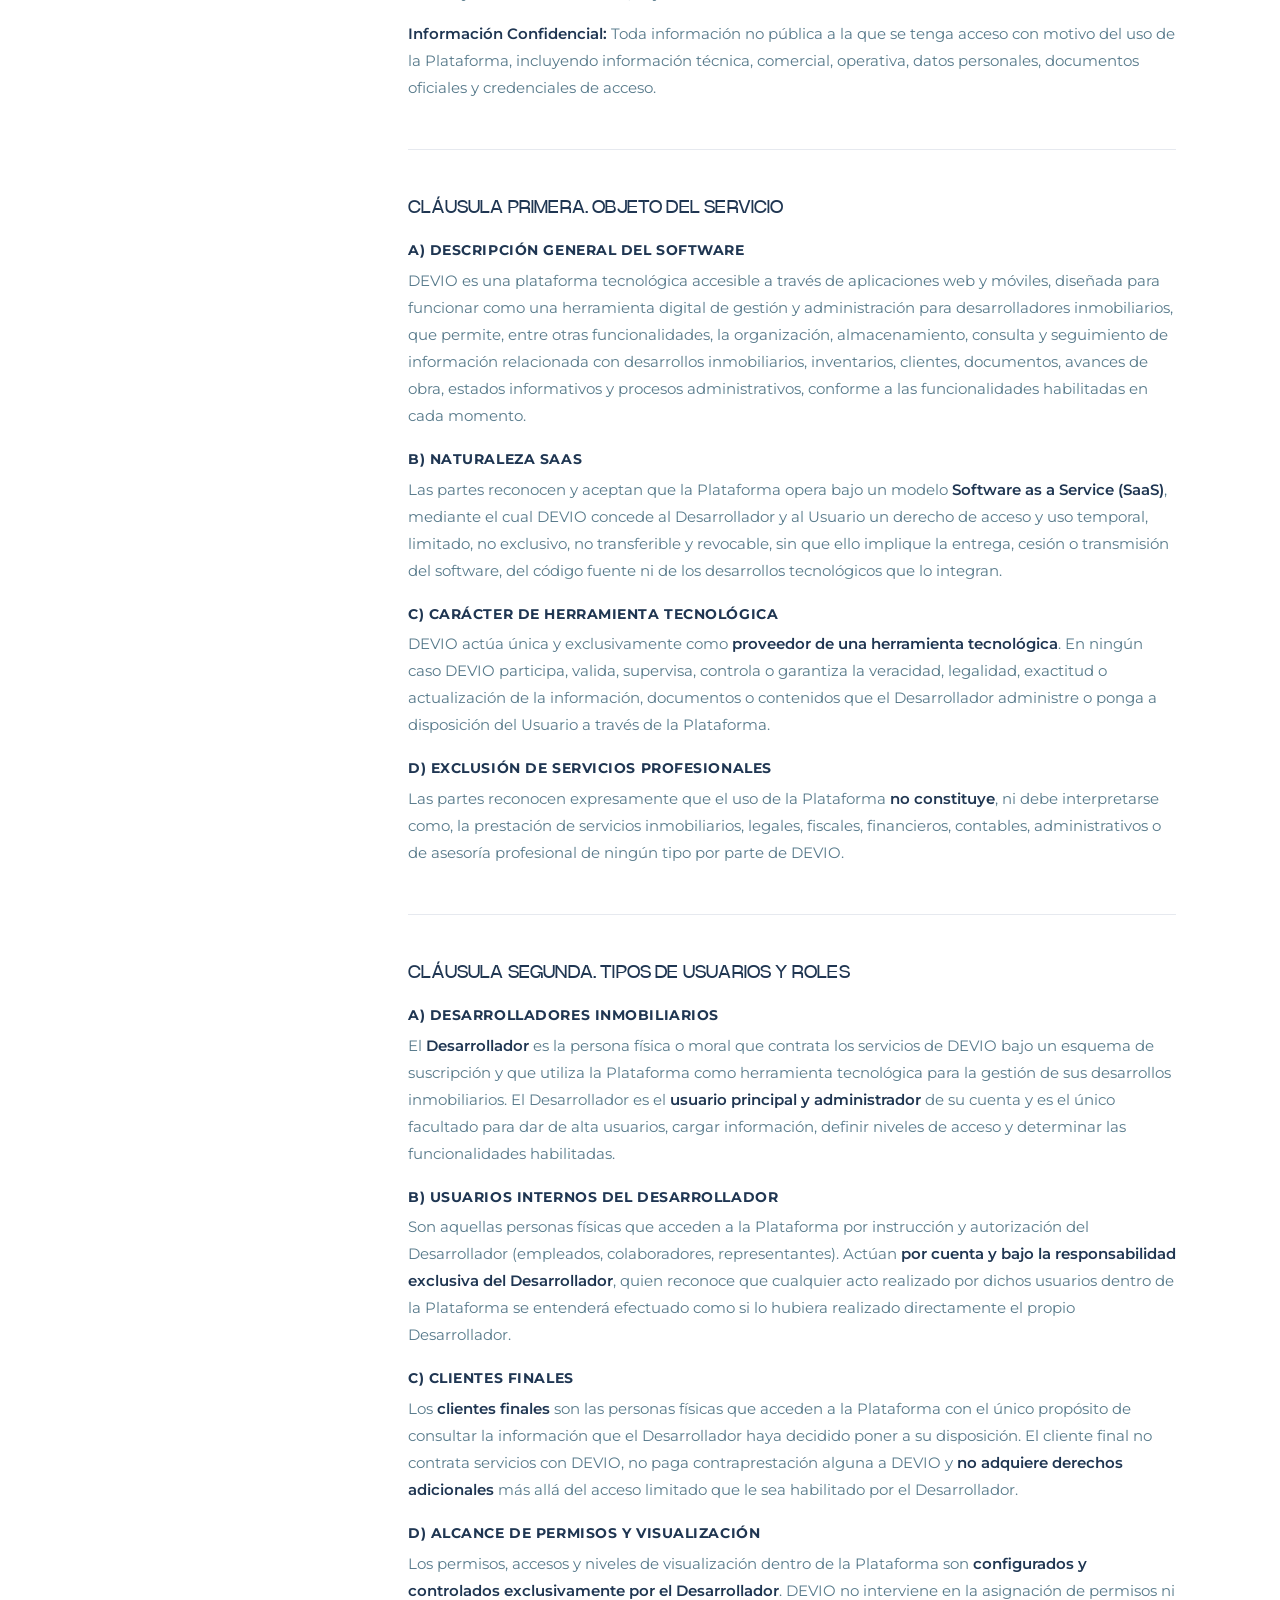
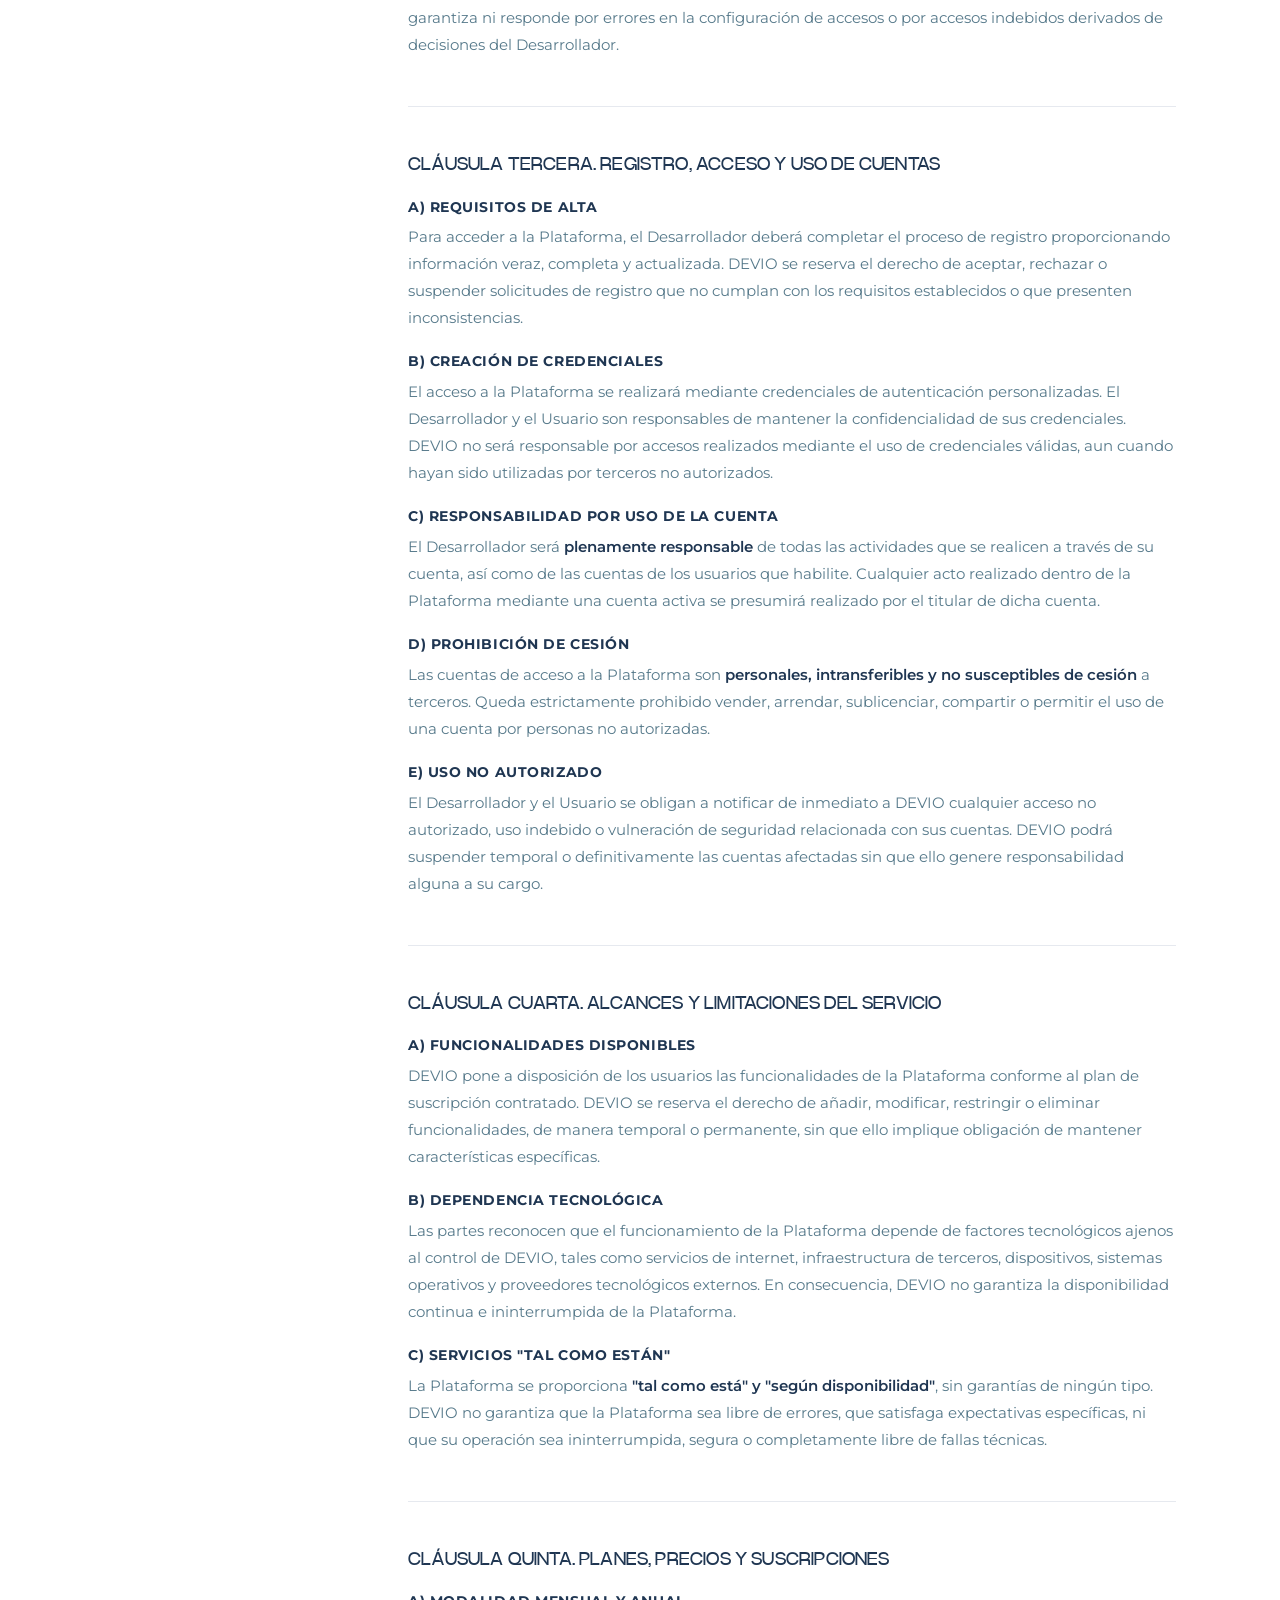
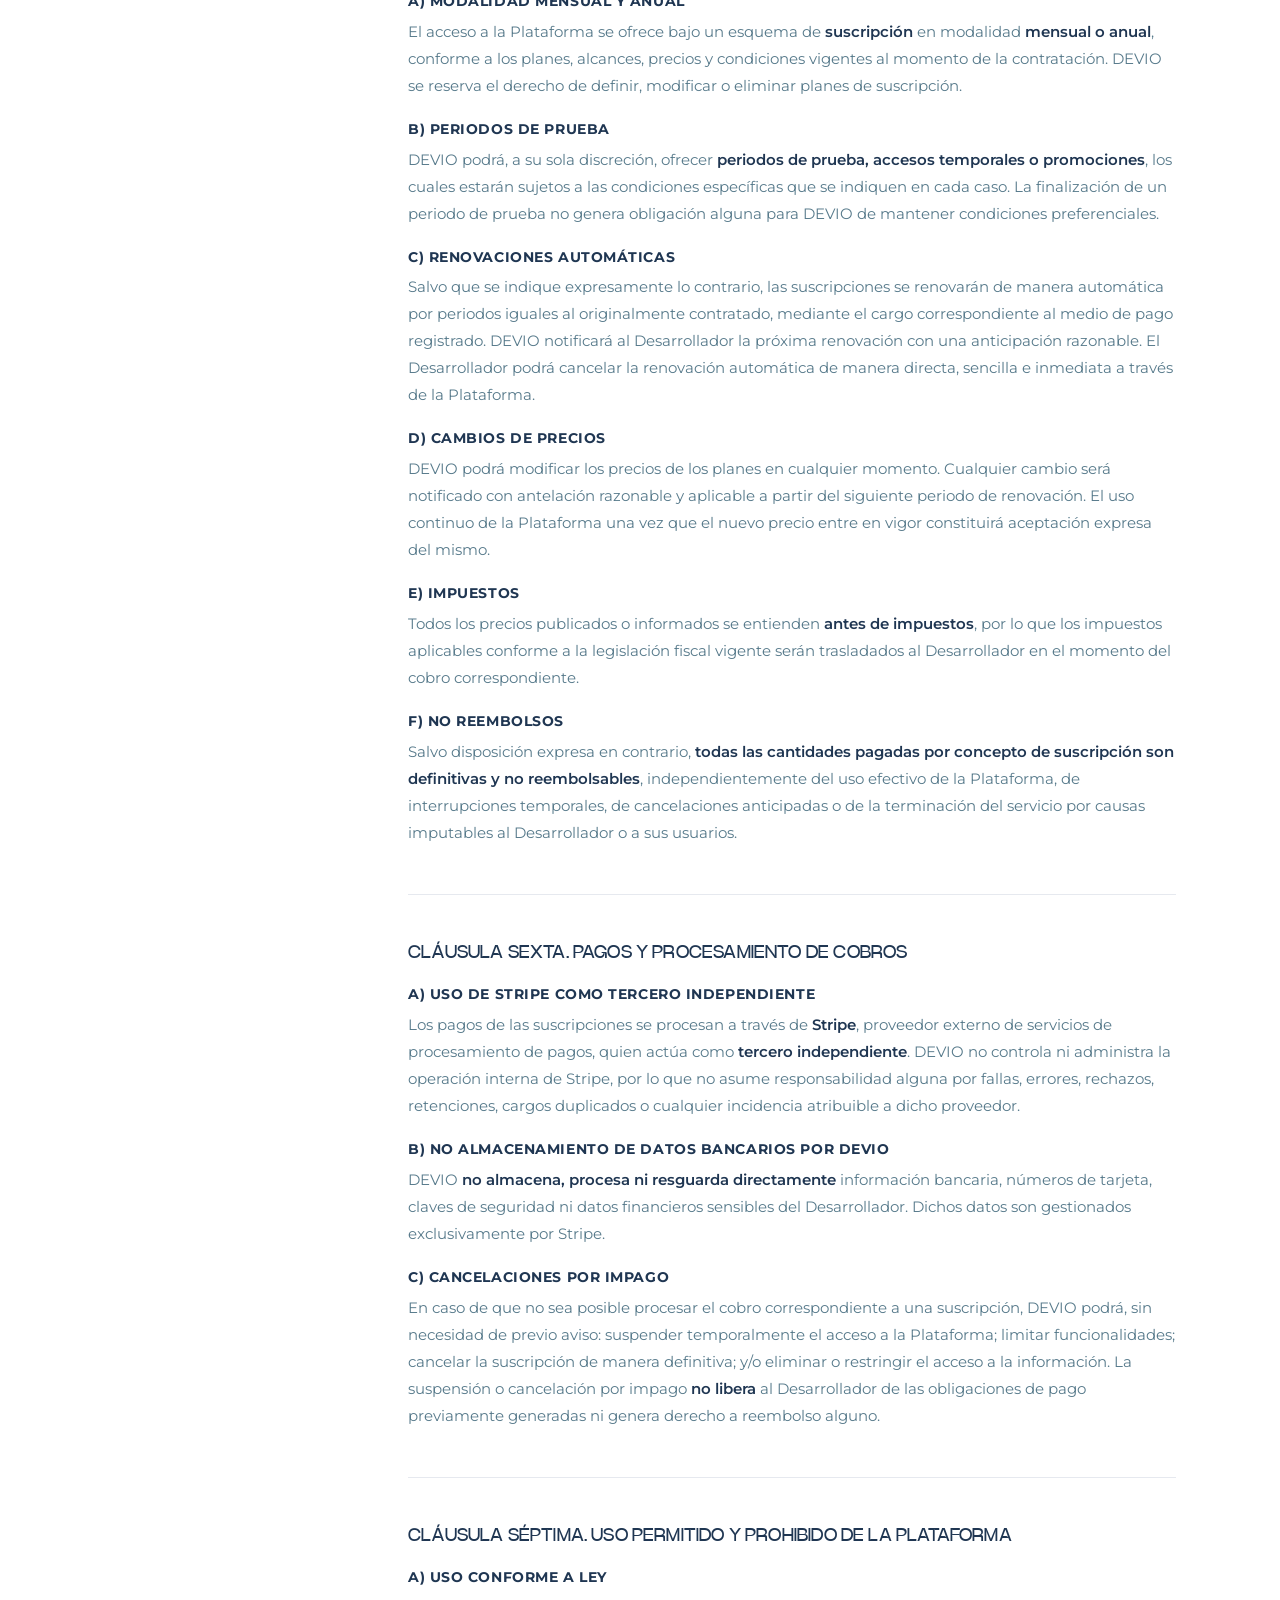
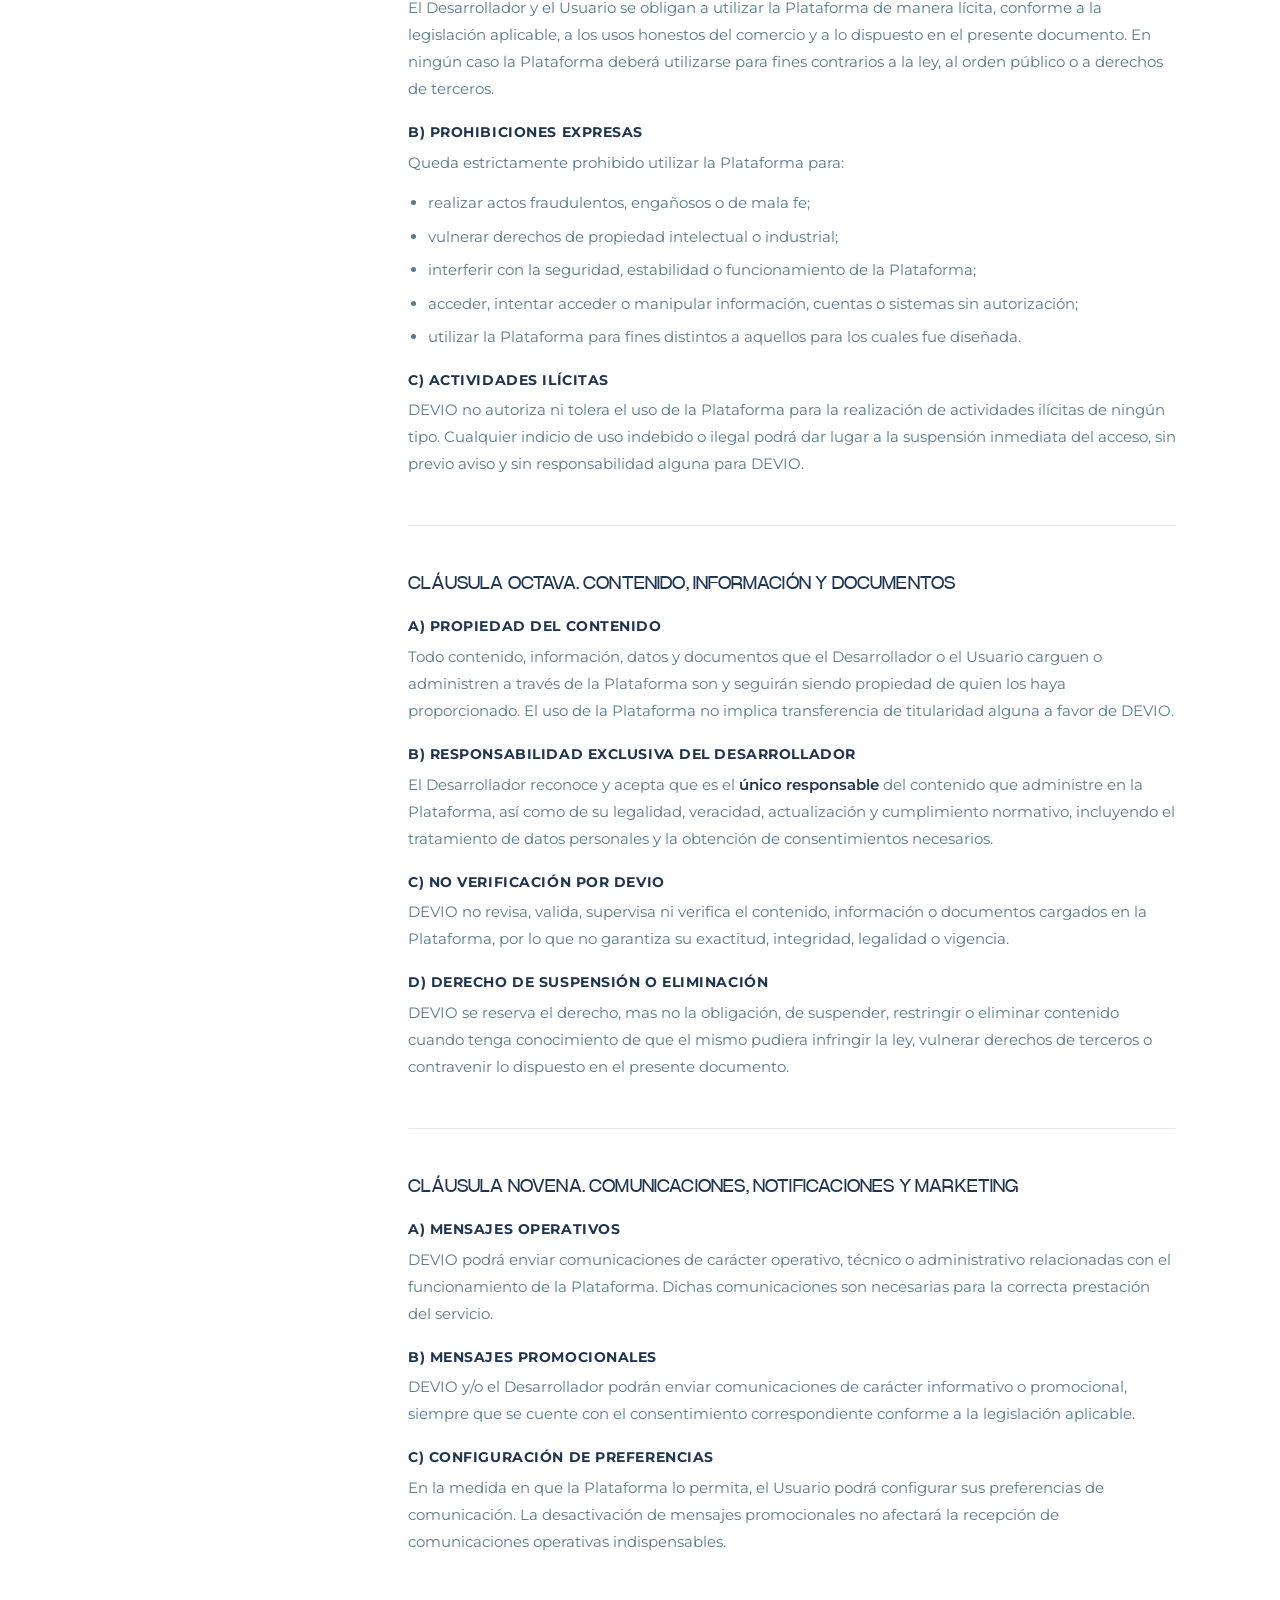
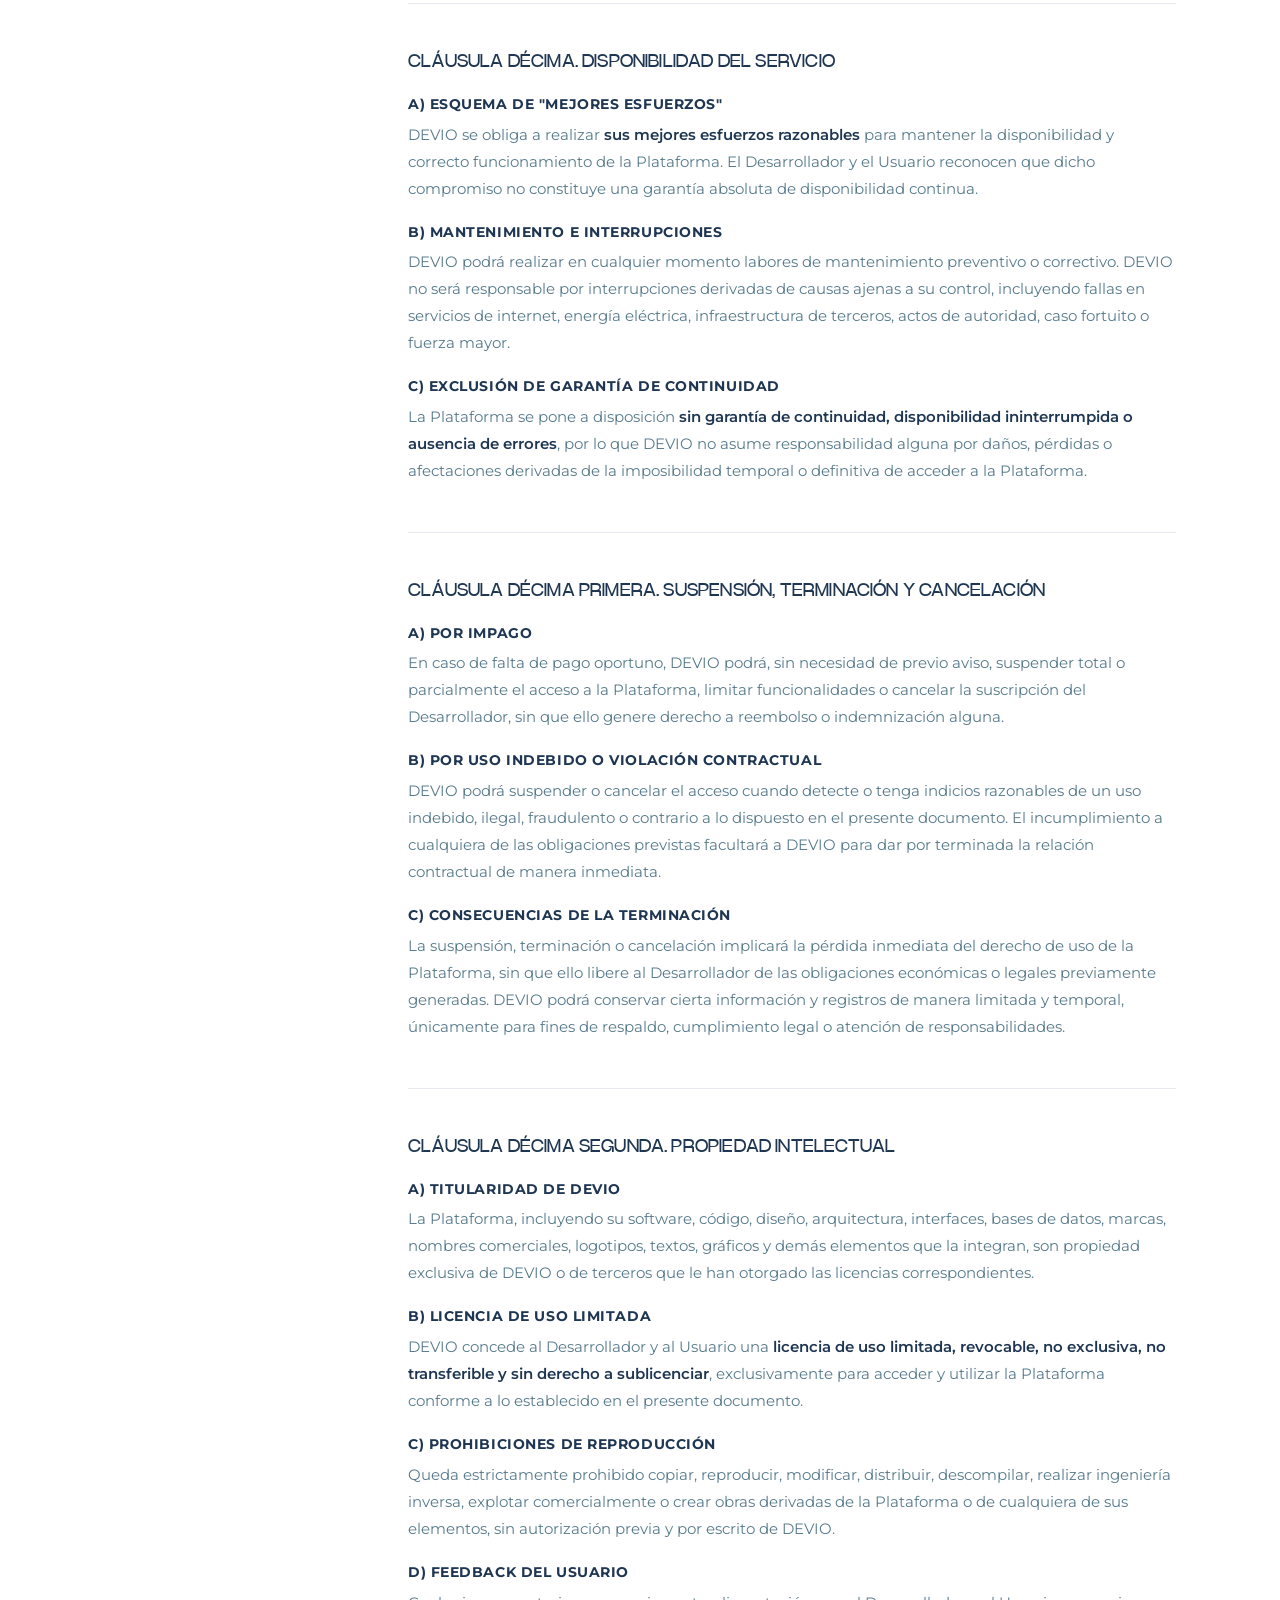
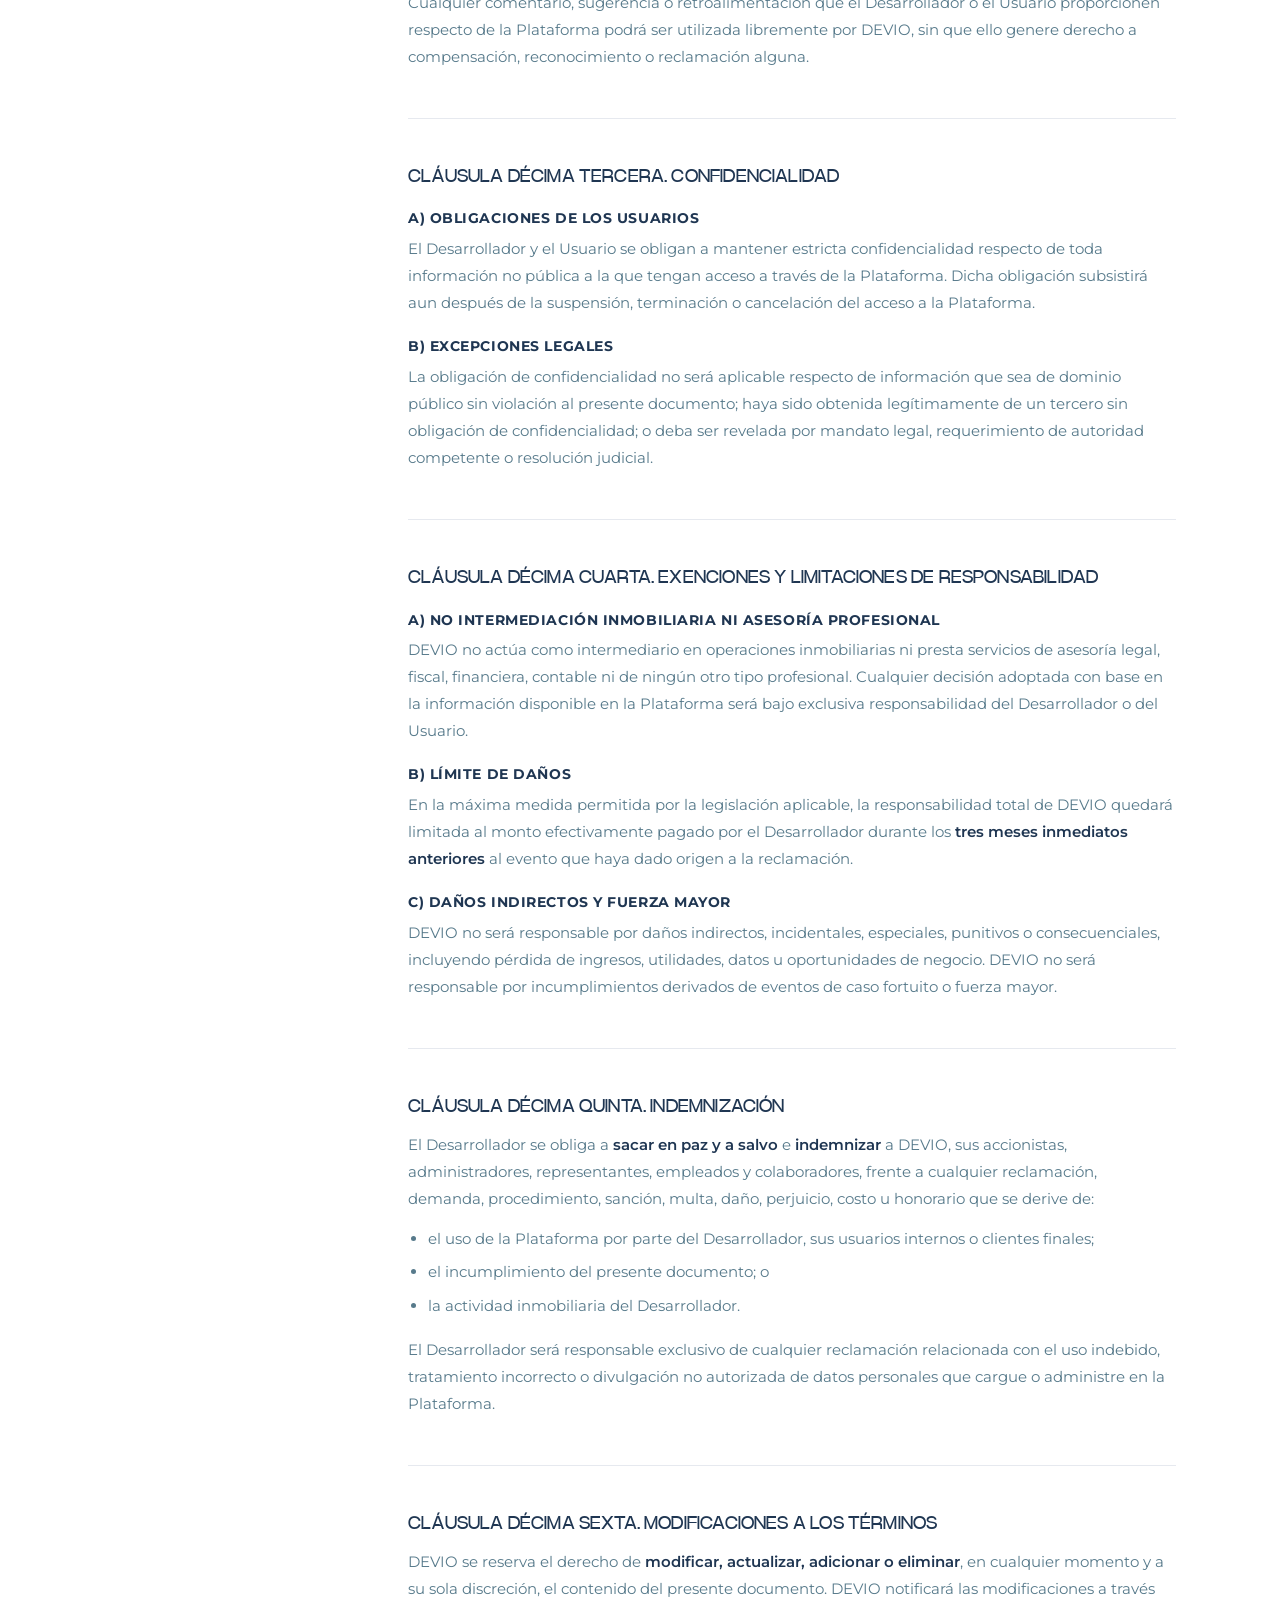
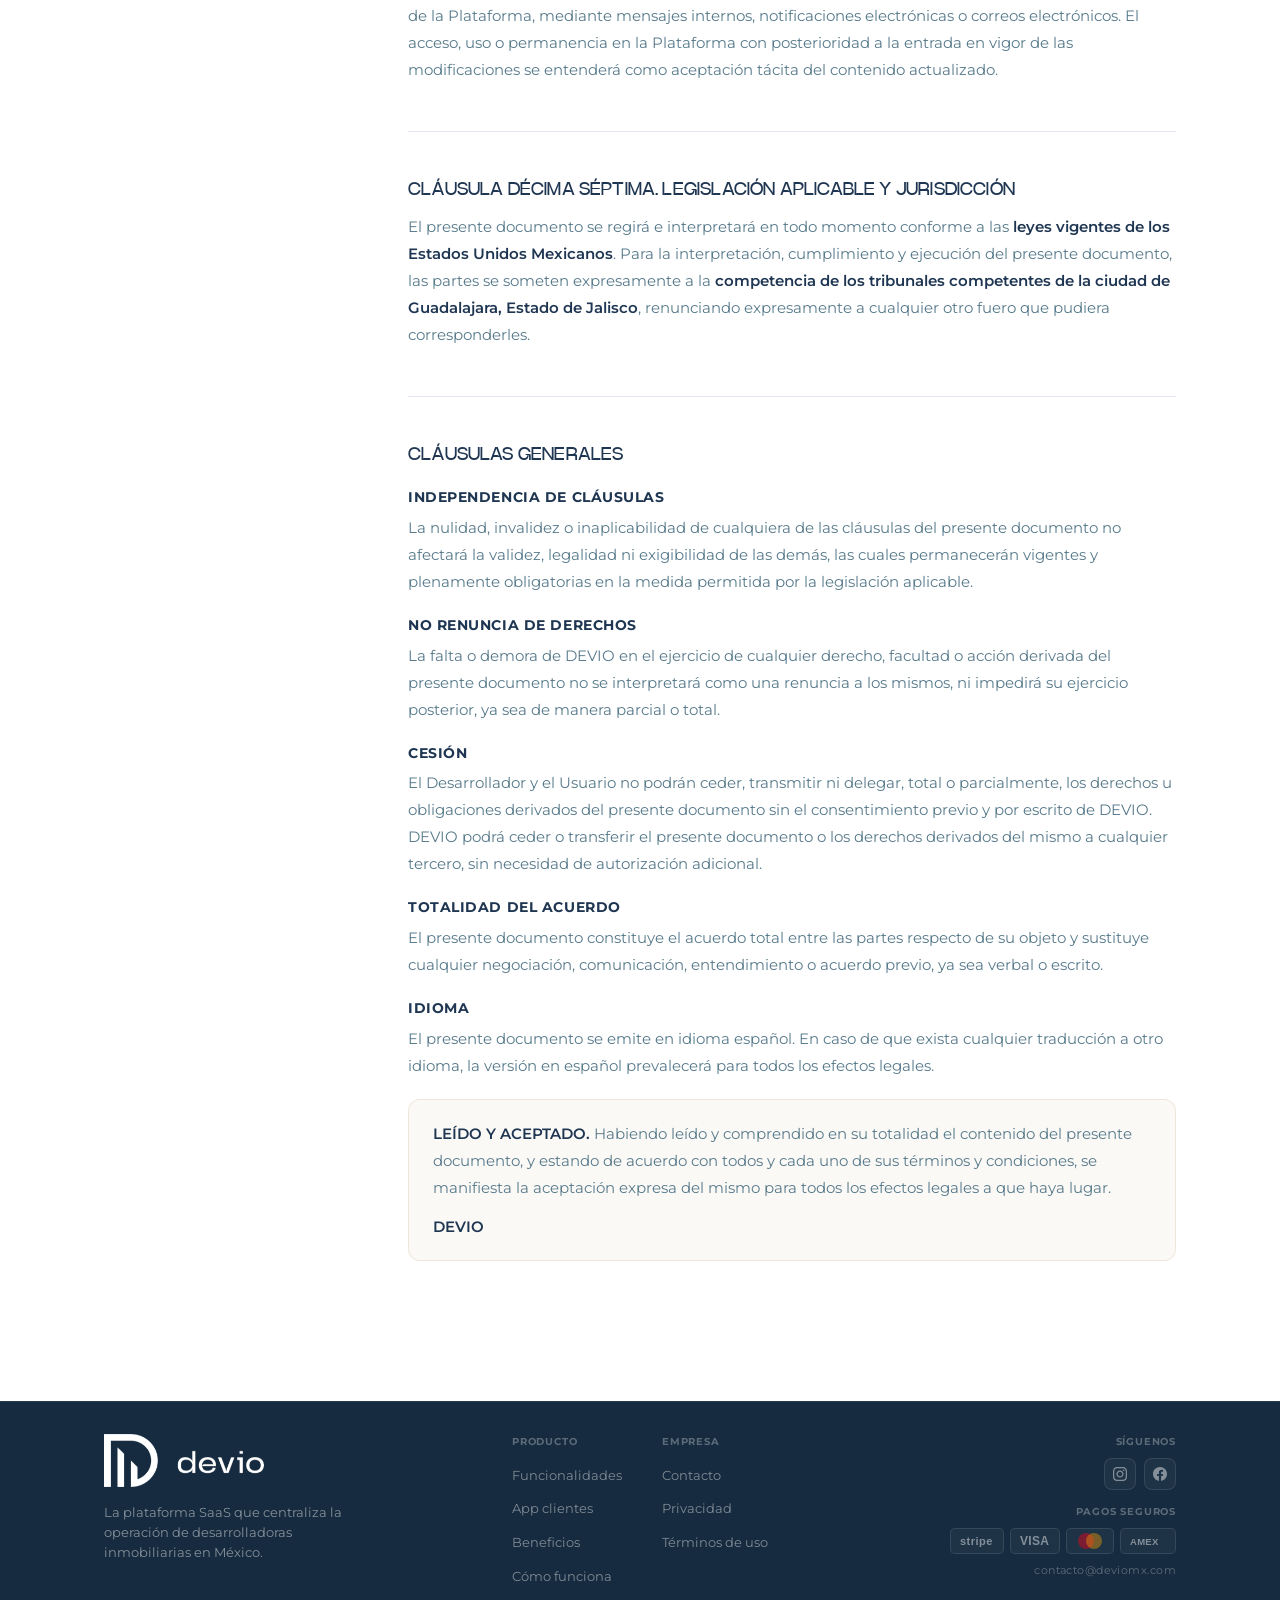
<file: terminos.html>
<!DOCTYPE html>
<html lang="es">
<head>
  <meta charset="UTF-8" />
  <meta name="viewport" content="width=device-width, initial-scale=1.0" />
  <title>Términos y Condiciones — Devio</title>
  <link rel="icon" type="image/png" href="Assets/Logo/Logoazul-rounded.png" />
  <link rel="preconnect" href="https://fonts.googleapis.com" />
  <link rel="preconnect" href="https://fonts.gstatic.com" crossorigin />
  <link href="https://fonts.googleapis.com/css2?family=Montserrat:wght@300;400;500;600;700&display=swap" rel="stylesheet" />
  <link rel="stylesheet" href="styles.css" />
  <style>
    .privacy-header {
      background: linear-gradient(145deg, var(--navy-deep) 0%, var(--navy) 60%, var(--navy3) 100%);
      padding: 140px 0 0;
      position: relative;
      overflow: hidden;
    }
    .privacy-header::before {
      content: '';
      position: absolute;
      inset: 0;
      opacity: .035;
      background-image: var(--noise-bg);
      background-size: 256px 256px;
    }
    .privacy-header-inner { position: relative; z-index: 1; }
    .privacy-header .tag { margin-bottom: 8px; }
    .privacy-header h1 {
      font-size: clamp(32px, 4vw, 52px);
      font-weight: 800;
      color: var(--white);
      letter-spacing: -0.03em;
      line-height: 1.1;
      margin-bottom: 0;
    }
    .privacy-body { background: var(--white); padding: 0 0 120px; }
    .privacy-layout {
      display: grid;
      grid-template-columns: 240px 1fr;
      gap: 64px;
      align-items: start;
    }
    .privacy-index { position: sticky; top: 100px; }
    .privacy-index h6 {
      font-size: 10px;
      font-weight: 700;
      text-transform: uppercase;
      letter-spacing: .08em;
      color: var(--text-muted);
      margin-bottom: 14px;
    }
    .privacy-index ul { list-style: none; display: flex; flex-direction: column; gap: 6px; }
    .privacy-index ul li a {
      font-size: 13px;
      color: var(--text-muted);
      text-decoration: none;
      transition: color .2s;
      line-height: 1.5;
      display: block;
    }
    .privacy-index ul li a:hover { color: var(--gold2); }
    .privacy-content h1 {
      font-size: 20px;
      font-weight: 400;
      color: var(--navy);
      letter-spacing: 0.01em;
      margin-bottom: 20px;
      line-height: 1.5;
    }
    .privacy-content h2 {
      font-size: 18px;
      font-weight: 400;
      color: var(--navy);
      letter-spacing: 0.01em;
      margin-top: 48px;
      margin-bottom: 12px;
      padding-top: 48px;
      border-top: 1px solid var(--gray);
    }
    .privacy-content h2:first-of-type { margin-top: 32px; padding-top: 32px; }
    .privacy-content h3 {
      font-size: 14px;
      font-weight: 700;
      color: var(--navy);
      margin-top: 22px;
      margin-bottom: 8px;
      text-transform: uppercase;
      letter-spacing: .04em;
    }
    .privacy-content p {
      font-size: 15px;
      color: var(--text-muted);
      line-height: 1.8;
      margin-bottom: 14px;
    }
    .privacy-content ul {
      margin: 10px 0 18px 20px;
      display: flex;
      flex-direction: column;
      gap: 8px;
    }
    .privacy-content ul li { font-size: 15px; color: var(--text-muted); line-height: 1.7; }
    .privacy-content b, .privacy-content strong { color: var(--navy); font-weight: 600; }
    .privacy-content a { color: var(--gold2); text-decoration: none; }
    .privacy-content a:hover { text-decoration: underline; }
    .privacy-content hr { border: none; border-top: 1px solid var(--gray); margin: 40px 0; }
    .privacy-highlight {
      background: rgba(199,178,139,0.08);
      border: 1px solid rgba(199,178,139,0.25);
      border-radius: 12px;
      padding: 20px 24px;
      margin: 20px 0;
    }
    .privacy-highlight p { margin-bottom: 0; }
    .privacy-highlight p + p { margin-top: 12px; }
    @media (max-width: 900px) {
      .privacy-header { padding: 100px 0 0; }
      .privacy-header .tag { margin-bottom: 6px; }
      .privacy-header h1 { margin-bottom: 0; }
      .privacy-body { padding: 0 0 80px; }
      .privacy-layout { grid-template-columns: 1fr; gap: 24px; }
      .privacy-index { position: static; }
    }
  </style>
</head>
<body>

<nav id="navbar" class="scrolled">
  <div class="container">
    <div class="nav-inner">
      <a href="index.html" class="nav-logo">
        <img src="Assets/Logo/imagotipo-clean.png" alt="Devio" />
      </a>
      <ul class="nav-links">
        <li><a href="index.html#features">Funciones</a></li>
        <li><a href="index.html#benefits-client">App Clientes</a></li>
        <li><a href="index.html#benefits-dev">Beneficios</a></li>
        <li><a href="index.html#how">Cómo funciona</a></li>
      </ul>
      <div class="nav-cta">
        <a href="index.html" class="btn btn-login">Inicio</a>
        <a href="index.html#cta" class="btn btn-gold">Solicitar demo</a>
      </div>
      <button class="hamburger" id="hamburger" aria-label="Menú">
        <span></span><span></span><span></span>
      </button>
    </div>
  </div>
</nav>

<div class="mobile-menu" id="mobileMenu">
  <a href="index.html#features">Funciones</a>
  <a href="index.html#benefits-client">App Clientes</a>
  <a href="index.html#benefits-dev">Beneficios</a>
  <a href="index.html#how">Cómo funciona</a>
  <div class="mobile-menu-actions">
    <a href="index.html" class="btn btn-login">Inicio</a>
    <a href="index.html#cta" class="btn btn-gold">Solicitar demo</a>
  </div>
</div>

<div class="privacy-header">
  <div class="container privacy-header-inner">
    <span class="tag">Legal</span>
    <h1>Términos y Condiciones de Uso</h1>
  </div>
</div>

<div class="privacy-body">
  <div class="container">
    <div class="privacy-layout">

      <nav class="privacy-index">
        <h6>Contenido</h6>
        <ul>
          <li><a href="#declaraciones">Declaraciones</a></li>
          <li><a href="#definiciones">Definiciones</a></li>
          <li><a href="#c1">1. Objeto del servicio</a></li>
          <li><a href="#c2">2. Tipos de usuarios</a></li>
          <li><a href="#c3">3. Registro y cuentas</a></li>
          <li><a href="#c4">4. Alcances del servicio</a></li>
          <li><a href="#c5">5. Planes y suscripciones</a></li>
          <li><a href="#c6">6. Pagos y cobros</a></li>
          <li><a href="#c7">7. Uso permitido y prohibido</a></li>
          <li><a href="#c8">8. Contenido e información</a></li>
          <li><a href="#c9">9. Comunicaciones</a></li>
          <li><a href="#c10">10. Disponibilidad del servicio</a></li>
          <li><a href="#c11">11. Suspensión y terminación</a></li>
          <li><a href="#c12">12. Propiedad intelectual</a></li>
          <li><a href="#c13">13. Confidencialidad</a></li>
          <li><a href="#c14">14. Exenciones de responsabilidad</a></li>
          <li><a href="#c15">15. Indemnización</a></li>
          <li><a href="#c16">16. Modificaciones</a></li>
          <li><a href="#c17">17. Legislación y jurisdicción</a></li>
          <li><a href="#generales">Cláusulas generales</a></li>
        </ul>
      </nav>

      <div class="privacy-content">

        <h1>TÉRMINOS Y CONDICIONES DE USO Y AVISO DE PRIVACIDAD INTEGRAL DE LA PLATAFORMA TECNOLÓGICA "DEVIO", QUE EMITE, POR UNA PARTE, <b>JINH CAPITAL, S.A.P.I. DE C.V.</b>, A QUIEN EN LO SUCESIVO SE LE DENOMINARÁ <b>"DEVIO"</b>; Y, POR OTRA PARTE, LAS PERSONAS FÍSICAS O MORALES QUE ACCEDAN, SE REGISTREN O UTILICEN LA PLATAFORMA, YA SEA EN SU CARÁCTER DE DESARROLLADOR INMOBILIARIO O USUARIO FINAL, A QUIENES EN LO SUCESIVO SE LES DENOMINARÁ, SEGÚN CORRESPONDA, EL <b>"DESARROLLADOR"</b> Y/O EL <b>"USUARIO"</b>.</h1>

        <h2 id="declaraciones">DECLARACIONES</h2>

        <h3>I. Declaraciones de "DEVIO"</h3>
        <p>I.1. Declara <b>Jinh Capital, S.A.P.I. de C.V.</b> que:</p>
        <p>a) Es una sociedad mercantil debidamente constituida y existente conforme a las leyes de los Estados Unidos Mexicanos, bajo el régimen de <b>Sociedad Anónima Promotora de Inversión de Capital Variable</b>, con plena capacidad legal para emitir el presente documento y para prestar los servicios que en el mismo se regulan.</p>
        <p>b) Se encuentra inscrita en el Registro Federal de Contribuyentes bajo la clave <b>JCA240416NE3</b>, con denominación y nombre comercial <b>Jinh Capital</b>, con estatus <b>activo</b> en el padrón fiscal, habiendo iniciado operaciones el <b>16 de abril de 2024</b>.</p>
        <p>c) Tiene su domicilio para todos los efectos del presente documento en <b>Avenida Américas número 1930, Piso 10, Unidad Privativa 2, Colonia Country Club, Código Postal 44610, en la ciudad de Guadalajara, Estado de Jalisco</b>.</p>
        <p>d) Opera y administra una plataforma tecnológica identificada comercialmente como <b>DEVIO</b>, accesible a través de aplicaciones web y móviles, cuyo objeto es proporcionar a desarrolladores inmobiliarios una herramienta digital para la gestión de información, procesos administrativos, comerciales y de seguimiento de proyectos inmobiliarios, así como permitir a los usuarios finales consultar información relacionada con los desarrollos inmobiliarios en los que participan.</p>
        <p>e) Para efectos del presente documento, actúa única y exclusivamente como <b>proveedor de una herramienta tecnológica</b>, sin intervenir, participar ni asumir responsabilidad alguna respecto de las relaciones jurídicas, comerciales, contractuales o patrimoniales que se generen entre el Desarrollador y sus clientes o terceros.</p>
        <p>f) Cuenta con los medios técnicos, administrativos y operativos necesarios para poner la Plataforma a disposición de los usuarios conforme a los términos establecidos en el presente documento.</p>
        <p>g) Señala como medios de contacto los siguientes:</p>
        <ul>
          <li>Correo electrónico de contacto general y legal: <b><a href="mailto:contacto@deviomx.com">contacto@deviomx.com</a></b></li>
          <li>Correo electrónico para la atención de derechos en materia de protección de datos personales: <b><a href="mailto:contacto@deviomx.com">contacto@deviomx.com</a></b></li>
        </ul>
        <p>h) Manifiesta que el presente documento tiene naturaleza contractual, que su aceptación se realiza por medios electrónicos y que dicha aceptación produce plenos efectos jurídicos obligatorios conforme a la legislación mexicana aplicable.</p>

        <h3>II. Declaraciones del "Desarrollador"</h3>
        <p>II.1. Declara el <b>Desarrollador</b>, ya sea persona física o moral, que:</p>
        <p>a) Cuenta con capacidad legal suficiente para obligarse en los términos del presente documento y, en su caso, que su representante cuenta con las facultades necesarias para aceptar electrónicamente el mismo, las cuales no le han sido revocadas ni limitadas a la fecha.</p>
        <p>b) Reconoce y acepta que el acceso, registro y uso de la Plataforma se realiza de manera voluntaria, bajo su exclusiva responsabilidad y conforme a sus necesidades comerciales y operativas.</p>
        <p>c) Manifiesta que la información, datos, documentos, contenidos y materiales que cargue, administre o comparta a través de la Plataforma son de su propiedad, se encuentran bajo su control o cuenta con las autorizaciones legales necesarias para su uso, tratamiento y comunicación a terceros, incluyendo a los usuarios finales que habilite dentro de la Plataforma.</p>
        <p>d) Reconoce expresamente que <b>DEVIO no es parte</b>, ni interviene, ni asume responsabilidad alguna respecto de las relaciones jurídicas, contractuales, comerciales, patrimoniales o de cualquier otra naturaleza que el Desarrollador mantenga con sus clientes, inversionistas, compradores, proveedores o terceros.</p>
        <p>e) Acepta que es el <b>único responsable</b> frente a sus clientes y frente a cualquier autoridad por el cumplimiento de las obligaciones legales, fiscales, contractuales y regulatorias derivadas de su actividad inmobiliaria, así como por el tratamiento de los datos personales de sus clientes que incorpore a la Plataforma.</p>
        <p>f) Reconoce que DEVIO actúa exclusivamente como <b>proveedor de una herramienta tecnológica</b>, por lo que no garantiza resultados comerciales, financieros, de cobranza, ventas, recuperación de adeudos, ni el cumplimiento de obligaciones por parte de los clientes del Desarrollador.</p>
        <p>g) Se obliga a utilizar la Plataforma conforme a la legislación aplicable, a los usos lícitos del comercio y a lo establecido en el presente documento, absteniéndose de emplearla para fines ilícitos, fraudulentos, engañosos o contrarios a derechos de terceros.</p>
        <p>h) Acepta que la contratación, renovación, modificación, suspensión o cancelación de la suscripción a la Plataforma se rige por los términos, condiciones, planes y precios vigentes al momento de su aceptación, los cuales reconoce haber conocido previo a su contratación.</p>
        <p>i) Reconoce que la aceptación del presente documento se realiza por medios electrónicos y que dicha aceptación produce <b>plenos efectos jurídicos obligatorios</b>, equivalentes a los de un contrato celebrado por escrito y firmado de manera autógrafa.</p>

        <h3>III. Declaraciones del "Usuario" (Cliente final)</h3>
        <p>III.1. Declara el <b>Usuario</b>, persona física que accede a la Plataforma y/o a la aplicación móvil asociada a DEVIO, que:</p>
        <p>a) Reconoce que su acceso y uso de la Plataforma se realiza por invitación, habilitación o autorización del <b>Desarrollador</b>, y que su interacción dentro de la misma se limita exclusivamente a las funcionalidades, información y contenidos que dicho Desarrollador determine y ponga a su disposición.</p>
        <p>b) Manifiesta que ha leído, comprendido y aceptado el presente documento de manera directa, libre e informada, previo a su registro, acceso o utilización de la Plataforma.</p>
        <p>c) Reconoce expresamente que <b>DEVIO no es parte</b> de la relación jurídica, contractual, comercial, patrimonial o de cualquier otra naturaleza que mantenga con el Desarrollador.</p>
        <p>d) Acepta que DEVIO actúa única y exclusivamente como <b>proveedor de una herramienta tecnológica</b>, por lo que no garantiza ni asume responsabilidad alguna respecto de la información, documentos, avances de obra, estados de cuenta, pagos, contratos, promesas de compraventa, resultados financieros o cualquier otro contenido generado, cargado o administrado por el Desarrollador.</p>
        <p>e) Reconoce que cualquier aclaración, reclamación, corrección, actualización o controversia relacionada con la información dentro de la Plataforma deberá gestionarse directamente con el Desarrollador, liberando a DEVIO de cualquier responsabilidad al respecto.</p>
        <p>f) Se obliga a utilizar la Plataforma de manera lícita, absteniéndose de realizar actos que afecten la seguridad, integridad o funcionamiento de la Plataforma, así como los derechos de DEVIO, del Desarrollador o de terceros.</p>
        <p>g) Acepta que DEVIO podrá suspender o limitar su acceso a la Plataforma en caso de incumplimiento al presente documento, de uso indebido de la Plataforma o por instrucción del Desarrollador, sin que ello genere responsabilidad alguna para DEVIO.</p>

        <h3>IV. Declaraciones Conjuntas</h3>
        <p>IV.1. Declaran <b>DEVIO</b>, el <b>Desarrollador</b> y el <b>Usuario</b>, según corresponda a cada uno de ellos, que:</p>
        <p>a) Reconocen que el presente documento constituye un <b>instrumento jurídico válido, vinculante y obligatorio</b>, que regula de manera integral el acceso, uso y aprovechamiento de la Plataforma, así como el tratamiento de los datos personales que se recaben a través de la misma.</p>
        <p>b) Manifiestan que la aceptación del presente documento se realiza por <b>medios electrónicos</b> y que dicha aceptación produce <b>plenos efectos jurídicos</b>, equivalentes a los de un contrato celebrado por escrito y firmado de manera autógrafa.</p>
        <p>c) Reconocen que han tenido acceso previo al contenido íntegro del presente documento, que lo han leído, comprendido y aceptado sin error, dolo, mala fe, violencia o cualquier otro vicio del consentimiento.</p>
        <p>d) Reconocen y aceptan la <b>naturaleza tecnológica</b> de la Plataforma y los roles claramente diferenciados de las partes: DEVIO actúa exclusivamente como proveedor de una herramienta tecnológica; el Desarrollador es el único responsable de su actividad inmobiliaria y de la información que administre en la Plataforma; y el Usuario accede únicamente para consultar la información que el Desarrollador ponga a su disposición.</p>
        <p>e) Aceptan que el presente documento no crea relación alguna de sociedad, asociación, mandato, agencia, representación, comisión, franquicia, intermediación, prestación de servicios profesionales ni relación laboral entre DEVIO y el Desarrollador o el Usuario.</p>
        <p>f) Manifiestan que el presente documento constituye el <b>acuerdo total</b> entre las partes respecto de su objeto, dejando sin efectos cualquier negociación, comunicación, entendimiento o acuerdo previo, ya sea verbal o escrito.</p>

        <h2 id="definiciones">DEFINICIONES GENERALES</h2>
        <p>Para efectos del presente documento, los términos que a continuación se indican tendrán el significado que en cada caso se les atribuye:</p>
        <p><b>Plataforma:</b> La herramienta tecnológica identificada comercialmente como <b>DEVIO</b>, accesible a través de aplicaciones web y móviles, bajo un modelo Software as a Service (SaaS).</p>
        <p><b>DEVIO:</b> La marca comercial bajo la cual <b>Jinh Capital, S.A.P.I. de C.V.</b> opera y administra la Plataforma, actuando exclusivamente como proveedor de una herramienta tecnológica.</p>
        <p><b>Usuario:</b> Cualquier persona física que accede y utiliza la Plataforma, ya sea en su carácter de cliente final del Desarrollador o como usuario habilitado por este.</p>
        <p><b>Desarrollador:</b> La persona física o moral que contrata directamente los servicios de la Plataforma bajo un esquema de suscripción.</p>
        <p><b>Cliente Final:</b> La persona física que accede a la Plataforma y/o a la aplicación móvil asociada por invitación o habilitación del Desarrollador.</p>
        <p><b>Servicios:</b> El acceso y uso de la Plataforma, incluyendo sus funcionalidades, herramientas, módulos y recursos tecnológicos.</p>
        <p><b>Contenido:</b> Cualquier información, dato, archivo, documento, texto, imagen, contrato, identificación, material o elemento cargado, administrado o generado por el Desarrollador o el Usuario a través de la Plataforma.</p>
        <p><b>Datos Personales:</b> Cualquier información que identifique o haga identificable a una persona física tratada a través de la Plataforma.</p>
        <p><b>Stripe:</b> El proveedor externo e independiente de servicios de procesamiento de pagos utilizado para la gestión de cobros relacionados con las suscripciones a la Plataforma.</p>
        <p><b>Suscripción:</b> El esquema de contratación mediante el cual el Desarrollador adquiere el derecho de acceso y uso de la Plataforma, bajo modalidad mensual o anual.</p>
        <p><b>Información Confidencial:</b> Toda información no pública a la que se tenga acceso con motivo del uso de la Plataforma, incluyendo información técnica, comercial, operativa, datos personales, documentos oficiales y credenciales de acceso.</p>

        <h2 id="c1">CLÁUSULA PRIMERA. OBJETO DEL SERVICIO</h2>

        <h3>a) Descripción general del software</h3>
        <p>DEVIO es una plataforma tecnológica accesible a través de aplicaciones web y móviles, diseñada para funcionar como una herramienta digital de gestión y administración para desarrolladores inmobiliarios, que permite, entre otras funcionalidades, la organización, almacenamiento, consulta y seguimiento de información relacionada con desarrollos inmobiliarios, inventarios, clientes, documentos, avances de obra, estados informativos y procesos administrativos, conforme a las funcionalidades habilitadas en cada momento.</p>

        <h3>b) Naturaleza SaaS</h3>
        <p>Las partes reconocen y aceptan que la Plataforma opera bajo un modelo <b>Software as a Service (SaaS)</b>, mediante el cual DEVIO concede al Desarrollador y al Usuario un derecho de acceso y uso temporal, limitado, no exclusivo, no transferible y revocable, sin que ello implique la entrega, cesión o transmisión del software, del código fuente ni de los desarrollos tecnológicos que lo integran.</p>

        <h3>c) Carácter de herramienta tecnológica</h3>
        <p>DEVIO actúa única y exclusivamente como <b>proveedor de una herramienta tecnológica</b>. En ningún caso DEVIO participa, valida, supervisa, controla o garantiza la veracidad, legalidad, exactitud o actualización de la información, documentos o contenidos que el Desarrollador administre o ponga a disposición del Usuario a través de la Plataforma.</p>

        <h3>d) Exclusión de servicios profesionales</h3>
        <p>Las partes reconocen expresamente que el uso de la Plataforma <b>no constituye</b>, ni debe interpretarse como, la prestación de servicios inmobiliarios, legales, fiscales, financieros, contables, administrativos o de asesoría profesional de ningún tipo por parte de DEVIO.</p>

        <h2 id="c2">CLÁUSULA SEGUNDA. TIPOS DE USUARIOS Y ROLES</h2>

        <h3>a) Desarrolladores inmobiliarios</h3>
        <p>El <b>Desarrollador</b> es la persona física o moral que contrata los servicios de DEVIO bajo un esquema de suscripción y que utiliza la Plataforma como herramienta tecnológica para la gestión de sus desarrollos inmobiliarios. El Desarrollador es el <b>usuario principal y administrador</b> de su cuenta y es el único facultado para dar de alta usuarios, cargar información, definir niveles de acceso y determinar las funcionalidades habilitadas.</p>

        <h3>b) Usuarios internos del Desarrollador</h3>
        <p>Son aquellas personas físicas que acceden a la Plataforma por instrucción y autorización del Desarrollador (empleados, colaboradores, representantes). Actúan <b>por cuenta y bajo la responsabilidad exclusiva del Desarrollador</b>, quien reconoce que cualquier acto realizado por dichos usuarios dentro de la Plataforma se entenderá efectuado como si lo hubiera realizado directamente el propio Desarrollador.</p>

        <h3>c) Clientes finales</h3>
        <p>Los <b>clientes finales</b> son las personas físicas que acceden a la Plataforma con el único propósito de consultar la información que el Desarrollador haya decidido poner a su disposición. El cliente final no contrata servicios con DEVIO, no paga contraprestación alguna a DEVIO y <b>no adquiere derechos adicionales</b> más allá del acceso limitado que le sea habilitado por el Desarrollador.</p>

        <h3>d) Alcance de permisos y visualización</h3>
        <p>Los permisos, accesos y niveles de visualización dentro de la Plataforma son <b>configurados y controlados exclusivamente por el Desarrollador</b>. DEVIO no interviene en la asignación de permisos ni garantiza ni responde por errores en la configuración de accesos o por accesos indebidos derivados de decisiones del Desarrollador.</p>

        <h2 id="c3">CLÁUSULA TERCERA. REGISTRO, ACCESO Y USO DE CUENTAS</h2>

        <h3>a) Requisitos de alta</h3>
        <p>Para acceder a la Plataforma, el Desarrollador deberá completar el proceso de registro proporcionando información veraz, completa y actualizada. DEVIO se reserva el derecho de aceptar, rechazar o suspender solicitudes de registro que no cumplan con los requisitos establecidos o que presenten inconsistencias.</p>

        <h3>b) Creación de credenciales</h3>
        <p>El acceso a la Plataforma se realizará mediante credenciales de autenticación personalizadas. El Desarrollador y el Usuario son responsables de mantener la confidencialidad de sus credenciales. DEVIO no será responsable por accesos realizados mediante el uso de credenciales válidas, aun cuando hayan sido utilizadas por terceros no autorizados.</p>

        <h3>c) Responsabilidad por uso de la cuenta</h3>
        <p>El Desarrollador será <b>plenamente responsable</b> de todas las actividades que se realicen a través de su cuenta, así como de las cuentas de los usuarios que habilite. Cualquier acto realizado dentro de la Plataforma mediante una cuenta activa se presumirá realizado por el titular de dicha cuenta.</p>

        <h3>d) Prohibición de cesión</h3>
        <p>Las cuentas de acceso a la Plataforma son <b>personales, intransferibles y no susceptibles de cesión</b> a terceros. Queda estrictamente prohibido vender, arrendar, sublicenciar, compartir o permitir el uso de una cuenta por personas no autorizadas.</p>

        <h3>e) Uso no autorizado</h3>
        <p>El Desarrollador y el Usuario se obligan a notificar de inmediato a DEVIO cualquier acceso no autorizado, uso indebido o vulneración de seguridad relacionada con sus cuentas. DEVIO podrá suspender temporal o definitivamente las cuentas afectadas sin que ello genere responsabilidad alguna a su cargo.</p>

        <h2 id="c4">CLÁUSULA CUARTA. ALCANCES Y LIMITACIONES DEL SERVICIO</h2>

        <h3>a) Funcionalidades disponibles</h3>
        <p>DEVIO pone a disposición de los usuarios las funcionalidades de la Plataforma conforme al plan de suscripción contratado. DEVIO se reserva el derecho de añadir, modificar, restringir o eliminar funcionalidades, de manera temporal o permanente, sin que ello implique obligación de mantener características específicas.</p>

        <h3>b) Dependencia tecnológica</h3>
        <p>Las partes reconocen que el funcionamiento de la Plataforma depende de factores tecnológicos ajenos al control de DEVIO, tales como servicios de internet, infraestructura de terceros, dispositivos, sistemas operativos y proveedores tecnológicos externos. En consecuencia, DEVIO no garantiza la disponibilidad continua e ininterrumpida de la Plataforma.</p>

        <h3>c) Servicios "tal como están"</h3>
        <p>La Plataforma se proporciona <b>"tal como está" y "según disponibilidad"</b>, sin garantías de ningún tipo. DEVIO no garantiza que la Plataforma sea libre de errores, que satisfaga expectativas específicas, ni que su operación sea ininterrumpida, segura o completamente libre de fallas técnicas.</p>

        <h2 id="c5">CLÁUSULA QUINTA. PLANES, PRECIOS Y SUSCRIPCIONES</h2>

        <h3>a) Modalidad mensual y anual</h3>
        <p>El acceso a la Plataforma se ofrece bajo un esquema de <b>suscripción</b> en modalidad <b>mensual o anual</b>, conforme a los planes, alcances, precios y condiciones vigentes al momento de la contratación. DEVIO se reserva el derecho de definir, modificar o eliminar planes de suscripción.</p>

        <h3>b) Periodos de prueba</h3>
        <p>DEVIO podrá, a su sola discreción, ofrecer <b>periodos de prueba, accesos temporales o promociones</b>, los cuales estarán sujetos a las condiciones específicas que se indiquen en cada caso. La finalización de un periodo de prueba no genera obligación alguna para DEVIO de mantener condiciones preferenciales.</p>

        <h3>c) Renovaciones automáticas</h3>
        <p>Salvo que se indique expresamente lo contrario, las suscripciones se renovarán de manera automática por periodos iguales al originalmente contratado, mediante el cargo correspondiente al medio de pago registrado. DEVIO notificará al Desarrollador la próxima renovación con una anticipación razonable. El Desarrollador podrá cancelar la renovación automática de manera directa, sencilla e inmediata a través de la Plataforma.</p>

        <h3>d) Cambios de precios</h3>
        <p>DEVIO podrá modificar los precios de los planes en cualquier momento. Cualquier cambio será notificado con antelación razonable y aplicable a partir del siguiente periodo de renovación. El uso continuo de la Plataforma una vez que el nuevo precio entre en vigor constituirá aceptación expresa del mismo.</p>

        <h3>e) Impuestos</h3>
        <p>Todos los precios publicados o informados se entienden <b>antes de impuestos</b>, por lo que los impuestos aplicables conforme a la legislación fiscal vigente serán trasladados al Desarrollador en el momento del cobro correspondiente.</p>

        <h3>f) No reembolsos</h3>
        <p>Salvo disposición expresa en contrario, <b>todas las cantidades pagadas por concepto de suscripción son definitivas y no reembolsables</b>, independientemente del uso efectivo de la Plataforma, de interrupciones temporales, de cancelaciones anticipadas o de la terminación del servicio por causas imputables al Desarrollador o a sus usuarios.</p>

        <h2 id="c6">CLÁUSULA SEXTA. PAGOS Y PROCESAMIENTO DE COBROS</h2>

        <h3>a) Uso de Stripe como tercero independiente</h3>
        <p>Los pagos de las suscripciones se procesan a través de <b>Stripe</b>, proveedor externo de servicios de procesamiento de pagos, quien actúa como <b>tercero independiente</b>. DEVIO no controla ni administra la operación interna de Stripe, por lo que no asume responsabilidad alguna por fallas, errores, rechazos, retenciones, cargos duplicados o cualquier incidencia atribuible a dicho proveedor.</p>

        <h3>b) No almacenamiento de datos bancarios por DEVIO</h3>
        <p>DEVIO <b>no almacena, procesa ni resguarda directamente</b> información bancaria, números de tarjeta, claves de seguridad ni datos financieros sensibles del Desarrollador. Dichos datos son gestionados exclusivamente por Stripe.</p>

        <h3>c) Cancelaciones por impago</h3>
        <p>En caso de que no sea posible procesar el cobro correspondiente a una suscripción, DEVIO podrá, sin necesidad de previo aviso: suspender temporalmente el acceso a la Plataforma; limitar funcionalidades; cancelar la suscripción de manera definitiva; y/o eliminar o restringir el acceso a la información. La suspensión o cancelación por impago <b>no libera</b> al Desarrollador de las obligaciones de pago previamente generadas ni genera derecho a reembolso alguno.</p>

        <h2 id="c7">CLÁUSULA SÉPTIMA. USO PERMITIDO Y PROHIBIDO DE LA PLATAFORMA</h2>

        <h3>a) Uso conforme a ley</h3>
        <p>El Desarrollador y el Usuario se obligan a utilizar la Plataforma de manera lícita, conforme a la legislación aplicable, a los usos honestos del comercio y a lo dispuesto en el presente documento. En ningún caso la Plataforma deberá utilizarse para fines contrarios a la ley, al orden público o a derechos de terceros.</p>

        <h3>b) Prohibiciones expresas</h3>
        <p>Queda estrictamente prohibido utilizar la Plataforma para:</p>
        <ul>
          <li>realizar actos fraudulentos, engañosos o de mala fe;</li>
          <li>vulnerar derechos de propiedad intelectual o industrial;</li>
          <li>interferir con la seguridad, estabilidad o funcionamiento de la Plataforma;</li>
          <li>acceder, intentar acceder o manipular información, cuentas o sistemas sin autorización;</li>
          <li>utilizar la Plataforma para fines distintos a aquellos para los cuales fue diseñada.</li>
        </ul>

        <h3>c) Actividades ilícitas</h3>
        <p>DEVIO no autoriza ni tolera el uso de la Plataforma para la realización de actividades ilícitas de ningún tipo. Cualquier indicio de uso indebido o ilegal podrá dar lugar a la suspensión inmediata del acceso, sin previo aviso y sin responsabilidad alguna para DEVIO.</p>

        <h2 id="c8">CLÁUSULA OCTAVA. CONTENIDO, INFORMACIÓN Y DOCUMENTOS</h2>

        <h3>a) Propiedad del contenido</h3>
        <p>Todo contenido, información, datos y documentos que el Desarrollador o el Usuario carguen o administren a través de la Plataforma son y seguirán siendo propiedad de quien los haya proporcionado. El uso de la Plataforma no implica transferencia de titularidad alguna a favor de DEVIO.</p>

        <h3>b) Responsabilidad exclusiva del Desarrollador</h3>
        <p>El Desarrollador reconoce y acepta que es el <b>único responsable</b> del contenido que administre en la Plataforma, así como de su legalidad, veracidad, actualización y cumplimiento normativo, incluyendo el tratamiento de datos personales y la obtención de consentimientos necesarios.</p>

        <h3>c) No verificación por DEVIO</h3>
        <p>DEVIO no revisa, valida, supervisa ni verifica el contenido, información o documentos cargados en la Plataforma, por lo que no garantiza su exactitud, integridad, legalidad o vigencia.</p>

        <h3>d) Derecho de suspensión o eliminación</h3>
        <p>DEVIO se reserva el derecho, mas no la obligación, de suspender, restringir o eliminar contenido cuando tenga conocimiento de que el mismo pudiera infringir la ley, vulnerar derechos de terceros o contravenir lo dispuesto en el presente documento.</p>

        <h2 id="c9">CLÁUSULA NOVENA. COMUNICACIONES, NOTIFICACIONES Y MARKETING</h2>

        <h3>a) Mensajes operativos</h3>
        <p>DEVIO podrá enviar comunicaciones de carácter operativo, técnico o administrativo relacionadas con el funcionamiento de la Plataforma. Dichas comunicaciones son necesarias para la correcta prestación del servicio.</p>

        <h3>b) Mensajes promocionales</h3>
        <p>DEVIO y/o el Desarrollador podrán enviar comunicaciones de carácter informativo o promocional, siempre que se cuente con el consentimiento correspondiente conforme a la legislación aplicable.</p>

        <h3>c) Configuración de preferencias</h3>
        <p>En la medida en que la Plataforma lo permita, el Usuario podrá configurar sus preferencias de comunicación. La desactivación de mensajes promocionales no afectará la recepción de comunicaciones operativas indispensables.</p>

        <h2 id="c10">CLÁUSULA DÉCIMA. DISPONIBILIDAD DEL SERVICIO</h2>

        <h3>a) Esquema de "mejores esfuerzos"</h3>
        <p>DEVIO se obliga a realizar <b>sus mejores esfuerzos razonables</b> para mantener la disponibilidad y correcto funcionamiento de la Plataforma. El Desarrollador y el Usuario reconocen que dicho compromiso no constituye una garantía absoluta de disponibilidad continua.</p>

        <h3>b) Mantenimiento e interrupciones</h3>
        <p>DEVIO podrá realizar en cualquier momento labores de mantenimiento preventivo o correctivo. DEVIO no será responsable por interrupciones derivadas de causas ajenas a su control, incluyendo fallas en servicios de internet, energía eléctrica, infraestructura de terceros, actos de autoridad, caso fortuito o fuerza mayor.</p>

        <h3>c) Exclusión de garantía de continuidad</h3>
        <p>La Plataforma se pone a disposición <b>sin garantía de continuidad, disponibilidad ininterrumpida o ausencia de errores</b>, por lo que DEVIO no asume responsabilidad alguna por daños, pérdidas o afectaciones derivadas de la imposibilidad temporal o definitiva de acceder a la Plataforma.</p>

        <h2 id="c11">CLÁUSULA DÉCIMA PRIMERA. SUSPENSIÓN, TERMINACIÓN Y CANCELACIÓN</h2>

        <h3>a) Por impago</h3>
        <p>En caso de falta de pago oportuno, DEVIO podrá, sin necesidad de previo aviso, suspender total o parcialmente el acceso a la Plataforma, limitar funcionalidades o cancelar la suscripción del Desarrollador, sin que ello genere derecho a reembolso o indemnización alguna.</p>

        <h3>b) Por uso indebido o violación contractual</h3>
        <p>DEVIO podrá suspender o cancelar el acceso cuando detecte o tenga indicios razonables de un uso indebido, ilegal, fraudulento o contrario a lo dispuesto en el presente documento. El incumplimiento a cualquiera de las obligaciones previstas facultará a DEVIO para dar por terminada la relación contractual de manera inmediata.</p>

        <h3>c) Consecuencias de la terminación</h3>
        <p>La suspensión, terminación o cancelación implicará la pérdida inmediata del derecho de uso de la Plataforma, sin que ello libere al Desarrollador de las obligaciones económicas o legales previamente generadas. DEVIO podrá conservar cierta información y registros de manera limitada y temporal, únicamente para fines de respaldo, cumplimiento legal o atención de responsabilidades.</p>

        <h2 id="c12">CLÁUSULA DÉCIMA SEGUNDA. PROPIEDAD INTELECTUAL</h2>

        <h3>a) Titularidad de DEVIO</h3>
        <p>La Plataforma, incluyendo su software, código, diseño, arquitectura, interfaces, bases de datos, marcas, nombres comerciales, logotipos, textos, gráficos y demás elementos que la integran, son propiedad exclusiva de DEVIO o de terceros que le han otorgado las licencias correspondientes.</p>

        <h3>b) Licencia de uso limitada</h3>
        <p>DEVIO concede al Desarrollador y al Usuario una <b>licencia de uso limitada, revocable, no exclusiva, no transferible y sin derecho a sublicenciar</b>, exclusivamente para acceder y utilizar la Plataforma conforme a lo establecido en el presente documento.</p>

        <h3>c) Prohibiciones de reproducción</h3>
        <p>Queda estrictamente prohibido copiar, reproducir, modificar, distribuir, descompilar, realizar ingeniería inversa, explotar comercialmente o crear obras derivadas de la Plataforma o de cualquiera de sus elementos, sin autorización previa y por escrito de DEVIO.</p>

        <h3>d) Feedback del usuario</h3>
        <p>Cualquier comentario, sugerencia o retroalimentación que el Desarrollador o el Usuario proporcionen respecto de la Plataforma podrá ser utilizada libremente por DEVIO, sin que ello genere derecho a compensación, reconocimiento o reclamación alguna.</p>

        <h2 id="c13">CLÁUSULA DÉCIMA TERCERA. CONFIDENCIALIDAD</h2>

        <h3>a) Obligaciones de los usuarios</h3>
        <p>El Desarrollador y el Usuario se obligan a mantener estricta confidencialidad respecto de toda información no pública a la que tengan acceso a través de la Plataforma. Dicha obligación subsistirá aun después de la suspensión, terminación o cancelación del acceso a la Plataforma.</p>

        <h3>b) Excepciones legales</h3>
        <p>La obligación de confidencialidad no será aplicable respecto de información que sea de dominio público sin violación al presente documento; haya sido obtenida legítimamente de un tercero sin obligación de confidencialidad; o deba ser revelada por mandato legal, requerimiento de autoridad competente o resolución judicial.</p>

        <h2 id="c14">CLÁUSULA DÉCIMA CUARTA. EXENCIONES Y LIMITACIONES DE RESPONSABILIDAD</h2>

        <h3>a) No intermediación inmobiliaria ni asesoría profesional</h3>
        <p>DEVIO no actúa como intermediario en operaciones inmobiliarias ni presta servicios de asesoría legal, fiscal, financiera, contable ni de ningún otro tipo profesional. Cualquier decisión adoptada con base en la información disponible en la Plataforma será bajo exclusiva responsabilidad del Desarrollador o del Usuario.</p>

        <h3>b) Límite de daños</h3>
        <p>En la máxima medida permitida por la legislación aplicable, la responsabilidad total de DEVIO quedará limitada al monto efectivamente pagado por el Desarrollador durante los <b>tres meses inmediatos anteriores</b> al evento que haya dado origen a la reclamación.</p>

        <h3>c) Daños indirectos y fuerza mayor</h3>
        <p>DEVIO no será responsable por daños indirectos, incidentales, especiales, punitivos o consecuenciales, incluyendo pérdida de ingresos, utilidades, datos u oportunidades de negocio. DEVIO no será responsable por incumplimientos derivados de eventos de caso fortuito o fuerza mayor.</p>

        <h2 id="c15">CLÁUSULA DÉCIMA QUINTA. INDEMNIZACIÓN</h2>
        <p>El Desarrollador se obliga a <b>sacar en paz y a salvo</b> e <b>indemnizar</b> a DEVIO, sus accionistas, administradores, representantes, empleados y colaboradores, frente a cualquier reclamación, demanda, procedimiento, sanción, multa, daño, perjuicio, costo u honorario que se derive de:</p>
        <ul>
          <li>el uso de la Plataforma por parte del Desarrollador, sus usuarios internos o clientes finales;</li>
          <li>el incumplimiento del presente documento; o</li>
          <li>la actividad inmobiliaria del Desarrollador.</li>
        </ul>
        <p>El Desarrollador será responsable exclusivo de cualquier reclamación relacionada con el uso indebido, tratamiento incorrecto o divulgación no autorizada de datos personales que cargue o administre en la Plataforma.</p>

        <h2 id="c16">CLÁUSULA DÉCIMA SEXTA. MODIFICACIONES A LOS TÉRMINOS</h2>
        <p>DEVIO se reserva el derecho de <b>modificar, actualizar, adicionar o eliminar</b>, en cualquier momento y a su sola discreción, el contenido del presente documento. DEVIO notificará las modificaciones a través de la Plataforma, mediante mensajes internos, notificaciones electrónicas o correos electrónicos. El acceso, uso o permanencia en la Plataforma con posterioridad a la entrada en vigor de las modificaciones se entenderá como aceptación tácita del contenido actualizado.</p>

        <h2 id="c17">CLÁUSULA DÉCIMA SÉPTIMA. LEGISLACIÓN APLICABLE Y JURISDICCIÓN</h2>
        <p>El presente documento se regirá e interpretará en todo momento conforme a las <b>leyes vigentes de los Estados Unidos Mexicanos</b>. Para la interpretación, cumplimiento y ejecución del presente documento, las partes se someten expresamente a la <b>competencia de los tribunales competentes de la ciudad de Guadalajara, Estado de Jalisco</b>, renunciando expresamente a cualquier otro fuero que pudiera corresponderles.</p>

        <h2 id="generales">CLÁUSULAS GENERALES</h2>

        <h3>Independencia de cláusulas</h3>
        <p>La nulidad, invalidez o inaplicabilidad de cualquiera de las cláusulas del presente documento no afectará la validez, legalidad ni exigibilidad de las demás, las cuales permanecerán vigentes y plenamente obligatorias en la medida permitida por la legislación aplicable.</p>

        <h3>No renuncia de derechos</h3>
        <p>La falta o demora de DEVIO en el ejercicio de cualquier derecho, facultad o acción derivada del presente documento no se interpretará como una renuncia a los mismos, ni impedirá su ejercicio posterior, ya sea de manera parcial o total.</p>

        <h3>Cesión</h3>
        <p>El Desarrollador y el Usuario no podrán ceder, transmitir ni delegar, total o parcialmente, los derechos u obligaciones derivados del presente documento sin el consentimiento previo y por escrito de DEVIO. DEVIO podrá ceder o transferir el presente documento o los derechos derivados del mismo a cualquier tercero, sin necesidad de autorización adicional.</p>

        <h3>Totalidad del acuerdo</h3>
        <p>El presente documento constituye el acuerdo total entre las partes respecto de su objeto y sustituye cualquier negociación, comunicación, entendimiento o acuerdo previo, ya sea verbal o escrito.</p>

        <h3>Idioma</h3>
        <p>El presente documento se emite en idioma español. En caso de que exista cualquier traducción a otro idioma, la versión en español prevalecerá para todos los efectos legales.</p>

        <div class="privacy-highlight">
          <p><b>LEÍDO Y ACEPTADO.</b> Habiendo leído y comprendido en su totalidad el contenido del presente documento, y estando de acuerdo con todos y cada uno de sus términos y condiciones, se manifiesta la aceptación expresa del mismo para todos los efectos legales a que haya lugar.</p>
          <p><b>DEVIO</b></p>
        </div>

      </div>
    </div>
  </div>
</div>

<footer>
  <div class="container">
    <div class="footer-grid">
      <div class="footer-brand">
        <a href="index.html" class="nav-logo">
          <img src="Assets/Logo/imagotipo-clean.png" alt="Devio" />
        </a>
        <p>La plataforma SaaS que centraliza la operación de desarrolladoras inmobiliarias en México.</p>
      </div>
      <div class="footer-nav">
        <div class="footer-col">
          <h5>Producto</h5>
          <ul>
            <li><a href="index.html#features">Funcionalidades</a></li>
            <li><a href="index.html#benefits-client">App clientes</a></li>
            <li><a href="index.html#benefits-dev">Beneficios</a></li>
            <li><a href="index.html#how">Cómo funciona</a></li>
            <li><a href="index.html#cta">Solicitar demo</a></li>
          </ul>
        </div>
        <div class="footer-col">
          <h5>Empresa</h5>
          <ul>
            <li><a href="index.html#cta">Contacto</a></li>
            <li><a href="privacidad.html">Privacidad</a></li>
            <li><a href="terminos.html">Términos de uso</a></li>
          </ul>
        </div>
      </div>
      <div class="footer-right">
        <div class="footer-right-section">
          <h5>Síguenos</h5>
          <div class="fsocials">
            <a href="https://instagram.com/deviomx" class="fsocial" aria-label="Instagram" target="_blank" rel="noopener">
              <svg viewBox="0 0 24 24"><path d="M12 2.163c3.204 0 3.584.012 4.85.07 3.252.148 4.771 1.691 4.919 4.919.058 1.265.069 1.645.069 4.849 0 3.205-.012 3.584-.069 4.849-.149 3.225-1.664 4.771-4.919 4.919-1.266.058-1.644.07-4.85.07-3.204 0-3.584-.012-4.849-.07-3.26-.149-4.771-1.699-4.919-4.92-.058-1.265-.07-1.644-.07-4.849 0-3.204.013-3.583.07-4.849.149-3.227 1.664-4.771 4.919-4.919 1.266-.057 1.645-.069 4.849-.069zm0-2.163c-3.259 0-3.667.014-4.947.072-4.358.2-6.78 2.618-6.98 6.98-.059 1.281-.073 1.689-.073 4.948 0 3.259.014 3.668.072 4.948.2 4.358 2.618 6.78 6.98 6.98 1.281.058 1.689.072 4.948.072 3.259 0 3.668-.014 4.948-.072 4.354-.2 6.782-2.618 6.979-6.98.059-1.28.073-1.689.073-4.948 0-3.259-.014-3.667-.072-4.947-.196-4.354-2.617-6.78-6.979-6.98-1.281-.059-1.69-.073-4.949-.073zm0 5.838c-3.403 0-6.162 2.759-6.162 6.162s2.759 6.163 6.162 6.163 6.162-2.759 6.162-6.163c0-3.403-2.759-6.162-6.162-6.162zm0 10.162c-2.209 0-4-1.79-4-4 0-2.209 1.791-4 4-4s4 1.791 4 4c0 2.21-1.791 4-4 4zm6.406-11.845c-.796 0-1.441.645-1.441 1.44s.645 1.44 1.441 1.44c.795 0 1.439-.645 1.439-1.44s-.644-1.44-1.439-1.44z"/></svg>
            </a>
            <a href="https://facebook.com" class="fsocial" aria-label="Facebook" target="_blank" rel="noopener">
              <svg viewBox="0 0 24 24"><path d="M24 12.073c0-6.627-5.373-12-12-12s-12 5.373-12 12c0 5.99 4.388 10.954 10.125 11.854v-8.385H7.078v-3.47h3.047V9.43c0-3.007 1.792-4.669 4.533-4.669 1.312 0 2.686.235 2.686.235v2.953H15.83c-1.491 0-1.956.925-1.956 1.874v2.25h3.328l-.532 3.47h-2.796v8.385C19.612 23.027 24 18.062 24 12.073z"/></svg>
            </a>
          </div>
        </div>
        <div class="footer-right-section">
          <h5>Pagos seguros</h5>
          <div class="fpay-logos">
            <div class="fpay-badge" title="Stripe"><svg width="34" height="14" viewBox="0 0 34 14" fill="none"><text x="0" y="11" font-family="Arial, sans-serif" font-size="11" font-weight="700" fill="rgba(255,255,255,0.45)" letter-spacing="0.5">stripe</text></svg></div>
            <div class="fpay-badge" title="Visa"><svg width="30" height="14" viewBox="0 0 30 14" fill="none"><text x="0" y="11" font-family="Arial, sans-serif" font-size="12" font-weight="900" fill="rgba(255,255,255,0.45)" letter-spacing="0.3">VISA</text></svg></div>
            <div class="fpay-badge" title="Mastercard"><svg width="28" height="18" viewBox="0 0 28 18" fill="none"><circle cx="10" cy="9" r="8" fill="rgba(235,0,27,0.45)"/><circle cx="18" cy="9" r="8" fill="rgba(255,163,0,0.4)"/></svg></div>
            <div class="fpay-badge" title="American Express"><svg width="36" height="14" viewBox="0 0 36 14" fill="none"><text x="0" y="11" font-family="Arial, sans-serif" font-size="9.5" font-weight="800" fill="rgba(255,255,255,0.45)" letter-spacing="0.3">AMEX</text></svg></div>
          </div>
          <a href="mailto:contacto@deviomx.com" class="footer-email">contacto@deviomx.com</a>
        </div>
      </div>
    </div>
    <div class="footer-bottom">
      <p class="footer-copy">© 2026 <span class="footer-gold">Devio</span>. Todos los derechos reservados.</p>
      <p class="footer-copy">Hecho en México 🇲🇽</p>
    </div>
  </div>
</footer>

<script>
  const hamburger = document.getElementById('hamburger');
  const mobileMenu = document.getElementById('mobileMenu');
  hamburger.addEventListener('click', () => mobileMenu.classList.toggle('open'));
  mobileMenu.addEventListener('click', (e) => { if (e.target.tagName === 'A') mobileMenu.classList.remove('open'); });
</script>
</body>
</html>
</file>
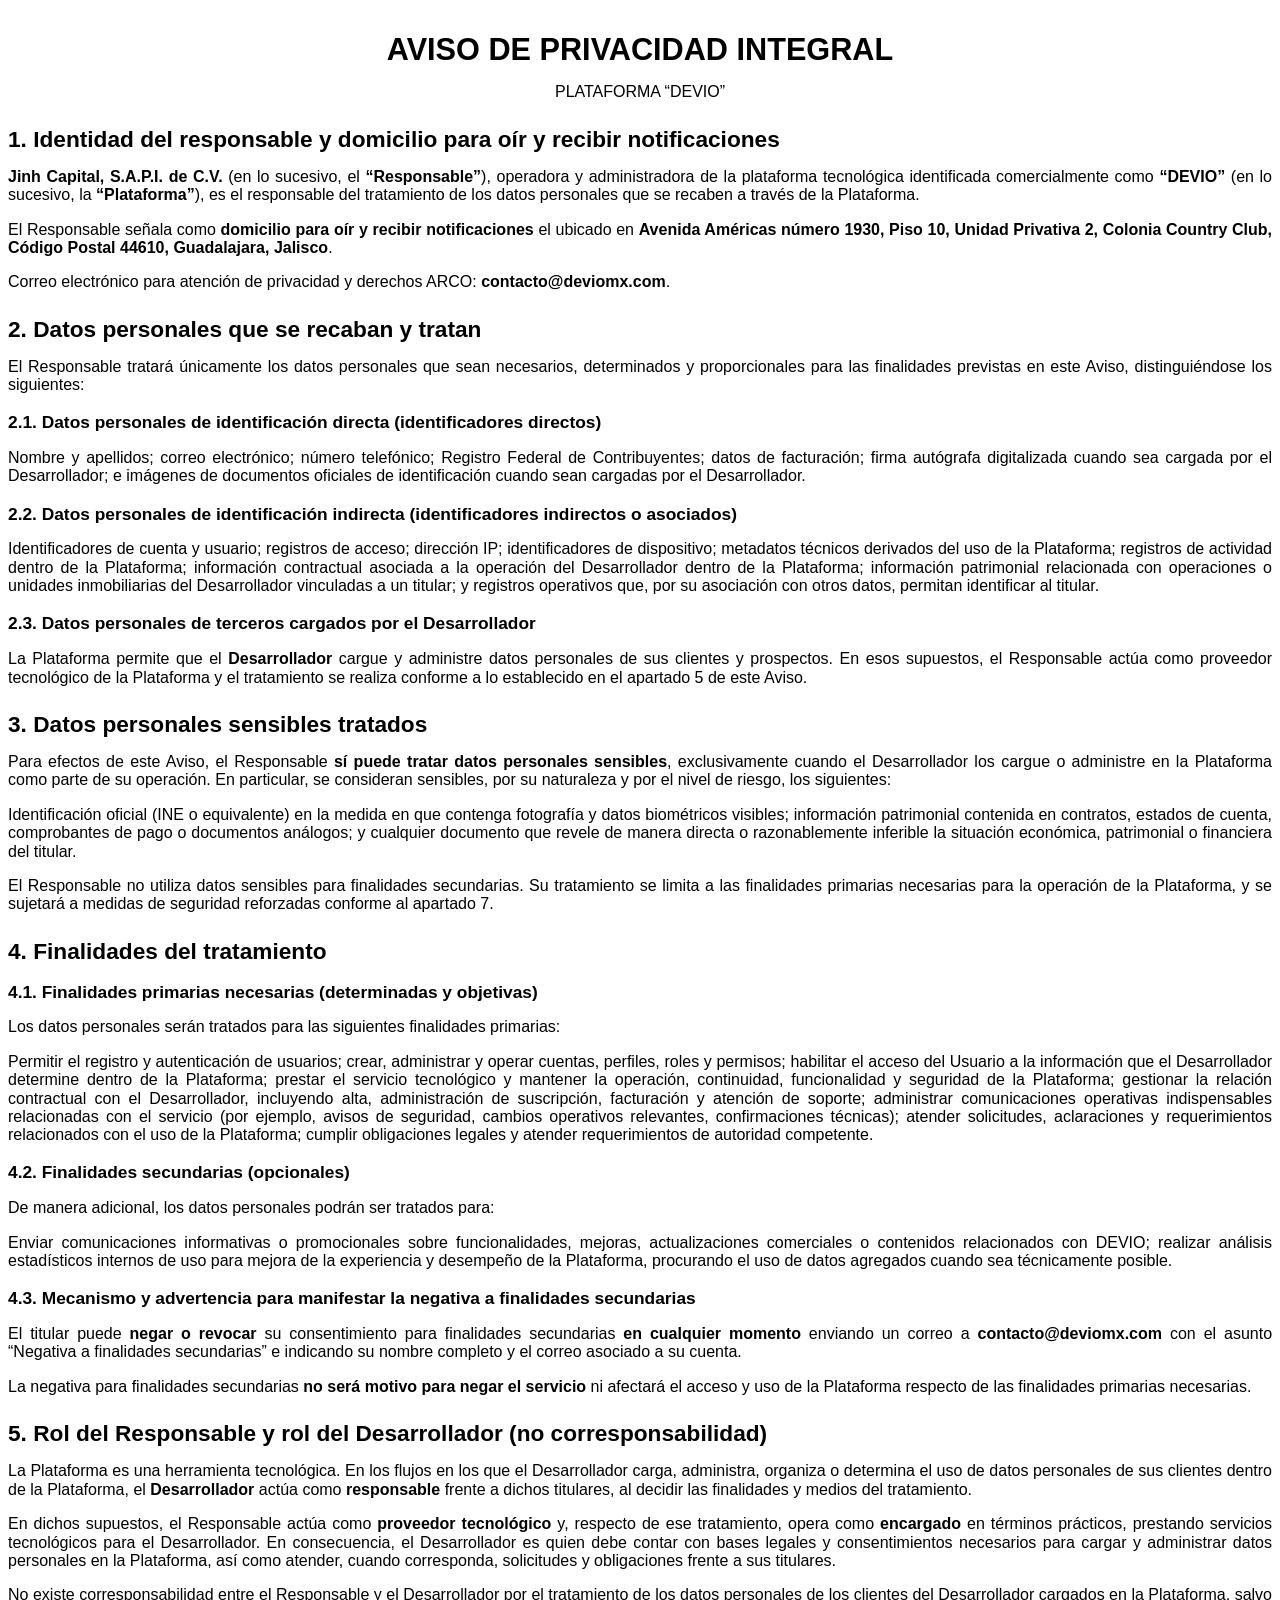
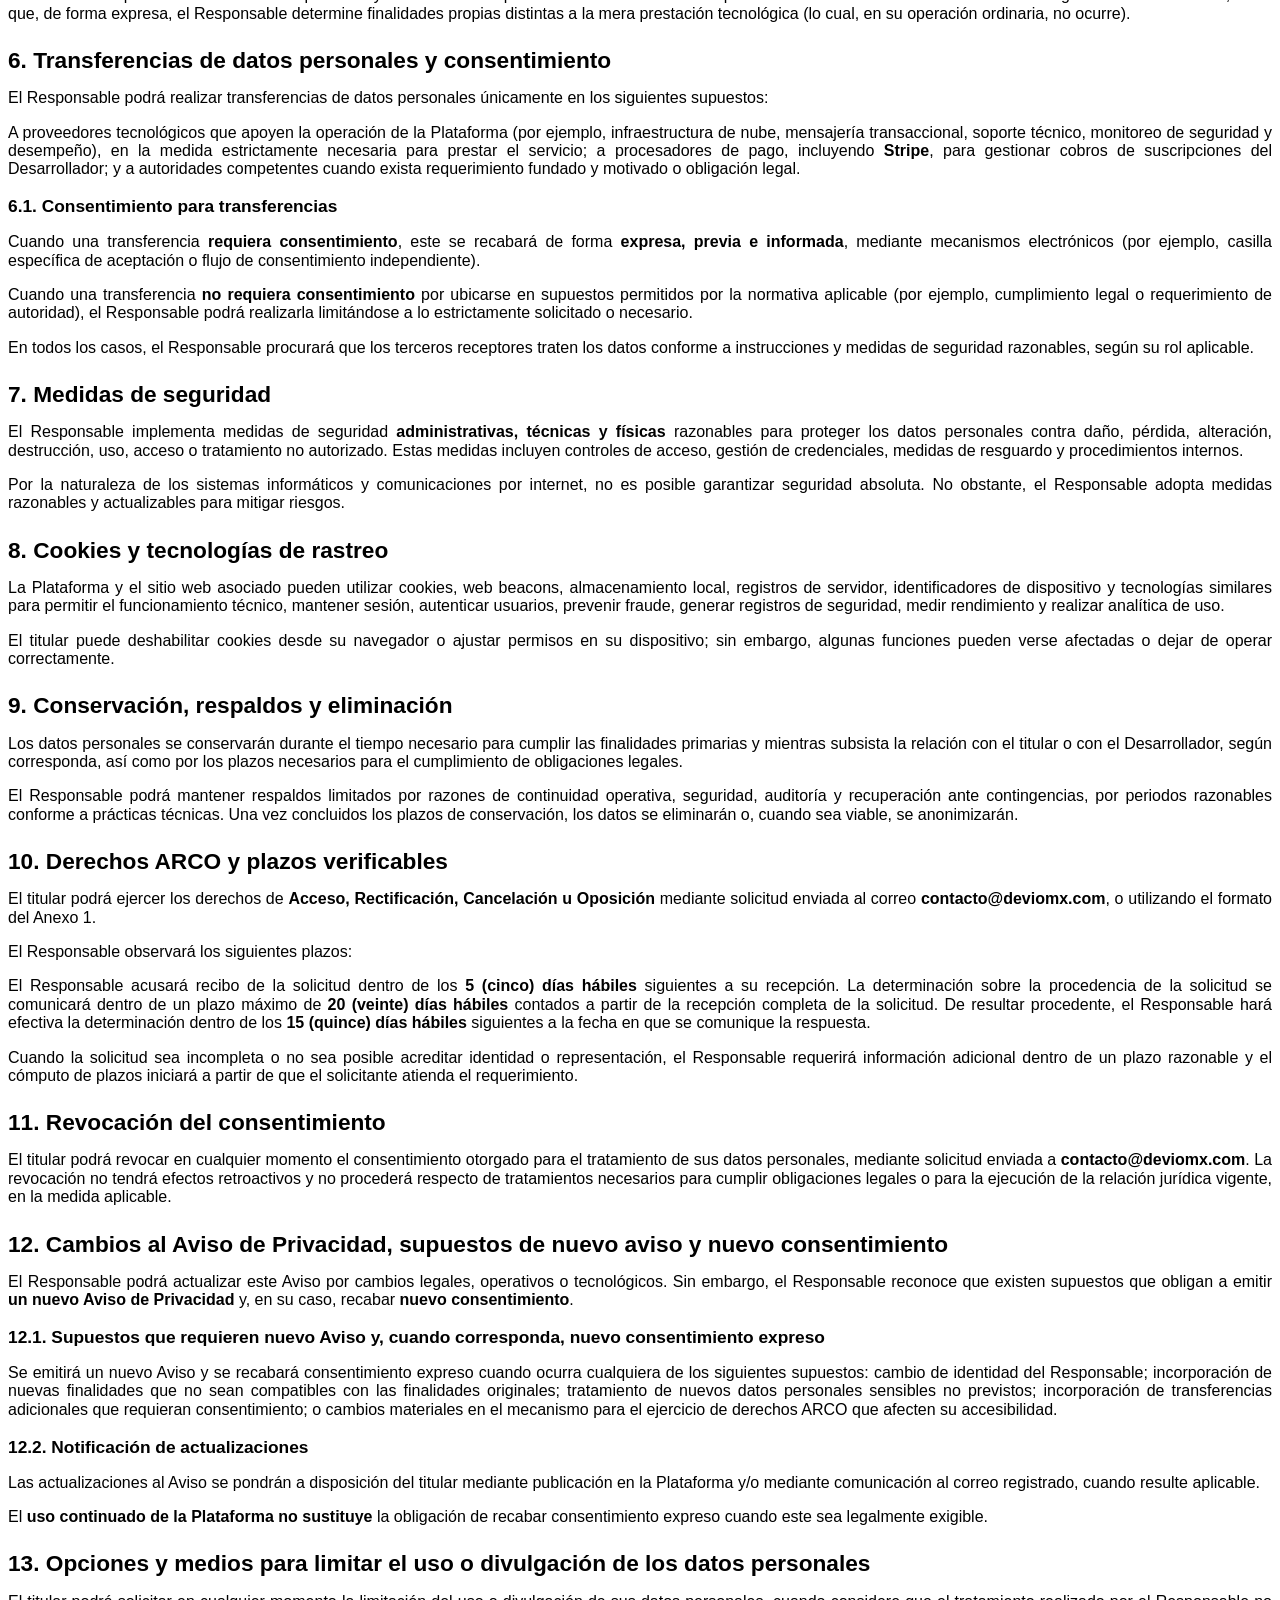
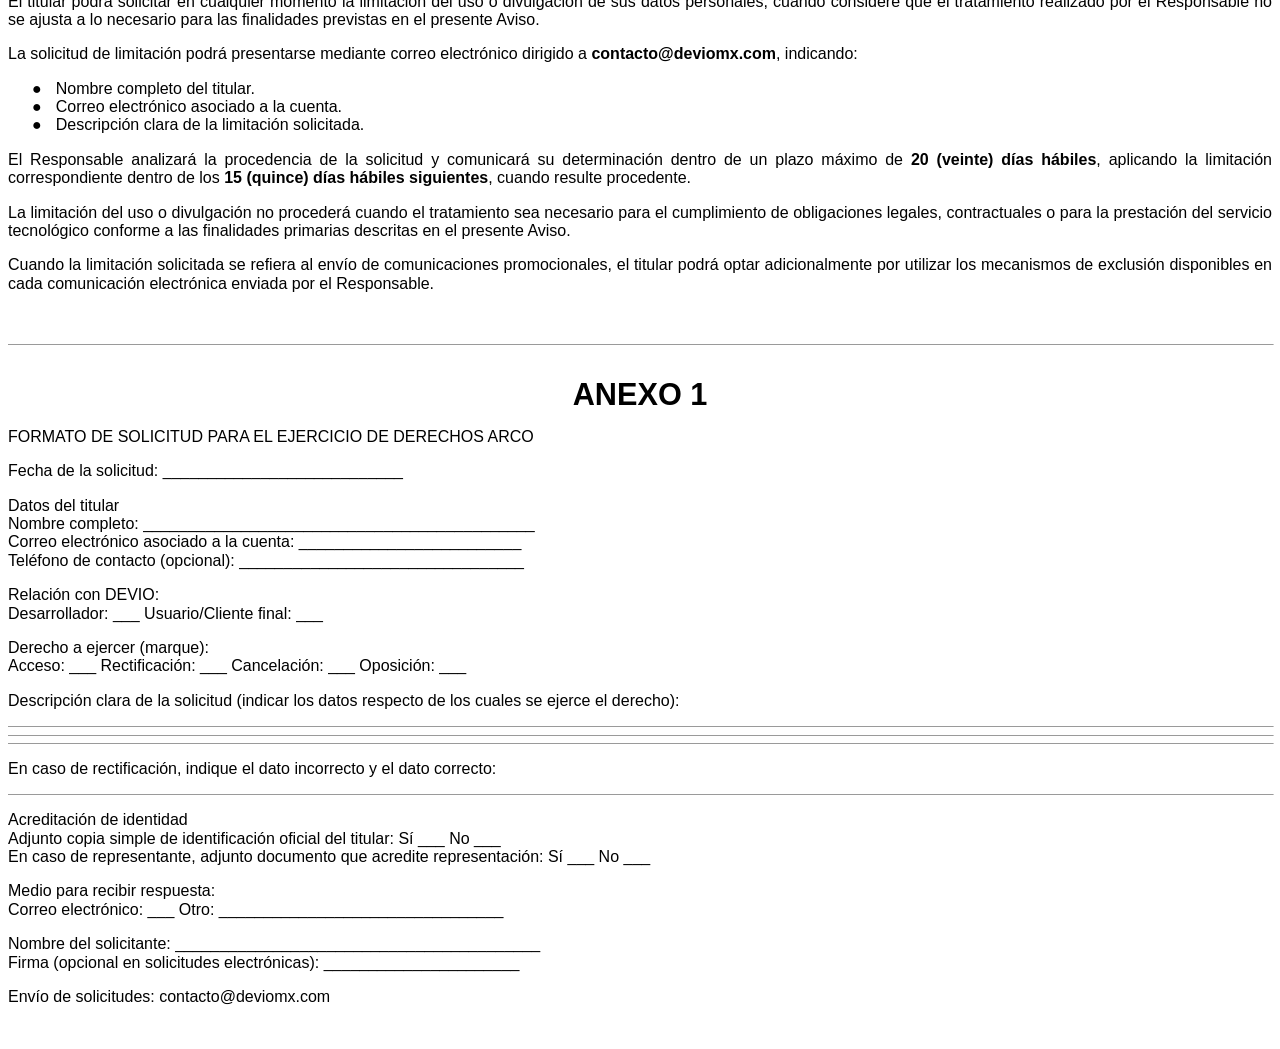
<file: Assets/Legal/AVISO DE PRIVACIDAD DEVIO.html>
<html xmlns:v="urn:schemas-microsoft-com:vml"
xmlns:o="urn:schemas-microsoft-com:office:office"
xmlns:w="urn:schemas-microsoft-com:office:word"
xmlns:m="http://schemas.microsoft.com/office/2004/12/omml"
xmlns="http://www.w3.org/TR/REC-html40">

<head>
<meta http-equiv=Content-Type content="text/html; charset=utf-8">
<meta name=ProgId content=Word.Document>
<meta name=Generator content="Microsoft Word 15">
<meta name=Originator content="Microsoft Word 15">
<link rel=File-List href="AVISO%20DE%20PRIVACIDAD%20DEVIO.fld/filelist.xml">
<link rel=Edit-Time-Data href="AVISO%20DE%20PRIVACIDAD%20DEVIO.fld/editdata.mso">
<!--[if !mso]>
<style>
v\:* {behavior:url(#default#VML);}
o\:* {behavior:url(#default#VML);}
w\:* {behavior:url(#default#VML);}
.shape {behavior:url(#default#VML);}
</style>
<![endif]-->
<link rel=themeData href="AVISO%20DE%20PRIVACIDAD%20DEVIO.fld/themedata.thmx">
<link rel=colorSchemeMapping
href="AVISO%20DE%20PRIVACIDAD%20DEVIO.fld/colorschememapping.xml">
<!--[if gte mso 9]><xml>
 <w:WordDocument>
  <w:EmbedTrueTypeFonts/>
  <w:TrackMoves>false</w:TrackMoves>
  <w:TrackFormatting/>
  <w:HyphenationZone>21</w:HyphenationZone>
  <w:PunctuationKerning/>
  <w:ValidateAgainstSchemas/>
  <w:SaveIfXMLInvalid>false</w:SaveIfXMLInvalid>
  <w:IgnoreMixedContent>false</w:IgnoreMixedContent>
  <w:AlwaysShowPlaceholderText>false</w:AlwaysShowPlaceholderText>
  <w:DoNotPromoteQF/>
  <w:LidThemeOther>ES-MX</w:LidThemeOther>
  <w:LidThemeAsian>X-NONE</w:LidThemeAsian>
  <w:LidThemeComplexScript>X-NONE</w:LidThemeComplexScript>
  <w:Compatibility>
   <w:BreakWrappedTables/>
   <w:SnapToGridInCell/>
   <w:WrapTextWithPunct/>
   <w:UseAsianBreakRules/>
   <w:DontGrowAutofit/>
   <w:SplitPgBreakAndParaMark/>
   <w:EnableOpenTypeKerning/>
   <w:DontFlipMirrorIndents/>
   <w:OverrideTableStyleHps/>
  </w:Compatibility>
  <w:DoNotOptimizeForBrowser/>
  <m:mathPr>
   <m:mathFont m:val="Cambria Math"/>
   <m:brkBin m:val="before"/>
   <m:brkBinSub m:val="&#45;-"/>
   <m:smallFrac m:val="off"/>
   <m:dispDef/>
   <m:lMargin m:val="0"/>
   <m:rMargin m:val="0"/>
   <m:defJc m:val="centerGroup"/>
   <m:wrapIndent m:val="1440"/>
   <m:intLim m:val="subSup"/>
   <m:naryLim m:val="undOvr"/>
  </m:mathPr></w:WordDocument>
</xml><![endif]--><!--[if gte mso 9]><xml>
 <w:LatentStyles DefLockedState="false" DefUnhideWhenUsed="false"
  DefSemiHidden="false" DefQFormat="false" DefPriority="99"
  LatentStyleCount="376">
  <w:LsdException Locked="false" Priority="0" QFormat="true" Name="Normal"/>
  <w:LsdException Locked="false" Priority="9" QFormat="true" Name="heading 1"/>
  <w:LsdException Locked="false" Priority="9" SemiHidden="true"
   UnhideWhenUsed="true" QFormat="true" Name="heading 2"/>
  <w:LsdException Locked="false" Priority="9" SemiHidden="true"
   UnhideWhenUsed="true" QFormat="true" Name="heading 3"/>
  <w:LsdException Locked="false" Priority="9" SemiHidden="true"
   UnhideWhenUsed="true" QFormat="true" Name="heading 4"/>
  <w:LsdException Locked="false" Priority="9" SemiHidden="true"
   UnhideWhenUsed="true" QFormat="true" Name="heading 5"/>
  <w:LsdException Locked="false" Priority="9" SemiHidden="true"
   UnhideWhenUsed="true" QFormat="true" Name="heading 6"/>
  <w:LsdException Locked="false" Priority="9" SemiHidden="true"
   UnhideWhenUsed="true" QFormat="true" Name="heading 7"/>
  <w:LsdException Locked="false" Priority="9" SemiHidden="true"
   UnhideWhenUsed="true" QFormat="true" Name="heading 8"/>
  <w:LsdException Locked="false" Priority="9" SemiHidden="true"
   UnhideWhenUsed="true" QFormat="true" Name="heading 9"/>
  <w:LsdException Locked="false" SemiHidden="true" UnhideWhenUsed="true"
   Name="index 1"/>
  <w:LsdException Locked="false" SemiHidden="true" UnhideWhenUsed="true"
   Name="index 2"/>
  <w:LsdException Locked="false" SemiHidden="true" UnhideWhenUsed="true"
   Name="index 3"/>
  <w:LsdException Locked="false" SemiHidden="true" UnhideWhenUsed="true"
   Name="index 4"/>
  <w:LsdException Locked="false" SemiHidden="true" UnhideWhenUsed="true"
   Name="index 5"/>
  <w:LsdException Locked="false" SemiHidden="true" UnhideWhenUsed="true"
   Name="index 6"/>
  <w:LsdException Locked="false" SemiHidden="true" UnhideWhenUsed="true"
   Name="index 7"/>
  <w:LsdException Locked="false" SemiHidden="true" UnhideWhenUsed="true"
   Name="index 8"/>
  <w:LsdException Locked="false" SemiHidden="true" UnhideWhenUsed="true"
   Name="index 9"/>
  <w:LsdException Locked="false" Priority="39" SemiHidden="true"
   UnhideWhenUsed="true" Name="toc 1"/>
  <w:LsdException Locked="false" Priority="39" SemiHidden="true"
   UnhideWhenUsed="true" Name="toc 2"/>
  <w:LsdException Locked="false" Priority="39" SemiHidden="true"
   UnhideWhenUsed="true" Name="toc 3"/>
  <w:LsdException Locked="false" Priority="39" SemiHidden="true"
   UnhideWhenUsed="true" Name="toc 4"/>
  <w:LsdException Locked="false" Priority="39" SemiHidden="true"
   UnhideWhenUsed="true" Name="toc 5"/>
  <w:LsdException Locked="false" Priority="39" SemiHidden="true"
   UnhideWhenUsed="true" Name="toc 6"/>
  <w:LsdException Locked="false" Priority="39" SemiHidden="true"
   UnhideWhenUsed="true" Name="toc 7"/>
  <w:LsdException Locked="false" Priority="39" SemiHidden="true"
   UnhideWhenUsed="true" Name="toc 8"/>
  <w:LsdException Locked="false" Priority="39" SemiHidden="true"
   UnhideWhenUsed="true" Name="toc 9"/>
  <w:LsdException Locked="false" SemiHidden="true" UnhideWhenUsed="true"
   Name="Normal Indent"/>
  <w:LsdException Locked="false" SemiHidden="true" UnhideWhenUsed="true"
   Name="footnote text"/>
  <w:LsdException Locked="false" SemiHidden="true" UnhideWhenUsed="true"
   Name="annotation text"/>
  <w:LsdException Locked="false" SemiHidden="true" UnhideWhenUsed="true"
   Name="header"/>
  <w:LsdException Locked="false" SemiHidden="true" UnhideWhenUsed="true"
   Name="footer"/>
  <w:LsdException Locked="false" SemiHidden="true" UnhideWhenUsed="true"
   Name="index heading"/>
  <w:LsdException Locked="false" Priority="35" SemiHidden="true"
   UnhideWhenUsed="true" QFormat="true" Name="caption"/>
  <w:LsdException Locked="false" SemiHidden="true" UnhideWhenUsed="true"
   Name="table of figures"/>
  <w:LsdException Locked="false" SemiHidden="true" UnhideWhenUsed="true"
   Name="envelope address"/>
  <w:LsdException Locked="false" SemiHidden="true" UnhideWhenUsed="true"
   Name="envelope return"/>
  <w:LsdException Locked="false" SemiHidden="true" UnhideWhenUsed="true"
   Name="footnote reference"/>
  <w:LsdException Locked="false" SemiHidden="true" UnhideWhenUsed="true"
   Name="annotation reference"/>
  <w:LsdException Locked="false" SemiHidden="true" UnhideWhenUsed="true"
   Name="line number"/>
  <w:LsdException Locked="false" SemiHidden="true" UnhideWhenUsed="true"
   Name="page number"/>
  <w:LsdException Locked="false" SemiHidden="true" UnhideWhenUsed="true"
   Name="endnote reference"/>
  <w:LsdException Locked="false" SemiHidden="true" UnhideWhenUsed="true"
   Name="endnote text"/>
  <w:LsdException Locked="false" SemiHidden="true" UnhideWhenUsed="true"
   Name="table of authorities"/>
  <w:LsdException Locked="false" SemiHidden="true" UnhideWhenUsed="true"
   Name="macro"/>
  <w:LsdException Locked="false" SemiHidden="true" UnhideWhenUsed="true"
   Name="toa heading"/>
  <w:LsdException Locked="false" SemiHidden="true" UnhideWhenUsed="true"
   Name="List"/>
  <w:LsdException Locked="false" SemiHidden="true" UnhideWhenUsed="true"
   Name="List Bullet"/>
  <w:LsdException Locked="false" SemiHidden="true" UnhideWhenUsed="true"
   Name="List Number"/>
  <w:LsdException Locked="false" SemiHidden="true" UnhideWhenUsed="true"
   Name="List 2"/>
  <w:LsdException Locked="false" SemiHidden="true" UnhideWhenUsed="true"
   Name="List 3"/>
  <w:LsdException Locked="false" SemiHidden="true" UnhideWhenUsed="true"
   Name="List 4"/>
  <w:LsdException Locked="false" SemiHidden="true" UnhideWhenUsed="true"
   Name="List 5"/>
  <w:LsdException Locked="false" SemiHidden="true" UnhideWhenUsed="true"
   Name="List Bullet 2"/>
  <w:LsdException Locked="false" SemiHidden="true" UnhideWhenUsed="true"
   Name="List Bullet 3"/>
  <w:LsdException Locked="false" SemiHidden="true" UnhideWhenUsed="true"
   Name="List Bullet 4"/>
  <w:LsdException Locked="false" SemiHidden="true" UnhideWhenUsed="true"
   Name="List Bullet 5"/>
  <w:LsdException Locked="false" SemiHidden="true" UnhideWhenUsed="true"
   Name="List Number 2"/>
  <w:LsdException Locked="false" SemiHidden="true" UnhideWhenUsed="true"
   Name="List Number 3"/>
  <w:LsdException Locked="false" SemiHidden="true" UnhideWhenUsed="true"
   Name="List Number 4"/>
  <w:LsdException Locked="false" SemiHidden="true" UnhideWhenUsed="true"
   Name="List Number 5"/>
  <w:LsdException Locked="false" Priority="10" QFormat="true" Name="Title"/>
  <w:LsdException Locked="false" SemiHidden="true" UnhideWhenUsed="true"
   Name="Closing"/>
  <w:LsdException Locked="false" SemiHidden="true" UnhideWhenUsed="true"
   Name="Signature"/>
  <w:LsdException Locked="false" Priority="1" SemiHidden="true"
   UnhideWhenUsed="true" Name="Default Paragraph Font"/>
  <w:LsdException Locked="false" SemiHidden="true" UnhideWhenUsed="true"
   Name="Body Text"/>
  <w:LsdException Locked="false" SemiHidden="true" UnhideWhenUsed="true"
   Name="Body Text Indent"/>
  <w:LsdException Locked="false" SemiHidden="true" UnhideWhenUsed="true"
   Name="List Continue"/>
  <w:LsdException Locked="false" SemiHidden="true" UnhideWhenUsed="true"
   Name="List Continue 2"/>
  <w:LsdException Locked="false" SemiHidden="true" UnhideWhenUsed="true"
   Name="List Continue 3"/>
  <w:LsdException Locked="false" SemiHidden="true" UnhideWhenUsed="true"
   Name="List Continue 4"/>
  <w:LsdException Locked="false" SemiHidden="true" UnhideWhenUsed="true"
   Name="List Continue 5"/>
  <w:LsdException Locked="false" SemiHidden="true" UnhideWhenUsed="true"
   Name="Message Header"/>
  <w:LsdException Locked="false" Priority="11" QFormat="true" Name="Subtitle"/>
  <w:LsdException Locked="false" SemiHidden="true" UnhideWhenUsed="true"
   Name="Salutation"/>
  <w:LsdException Locked="false" SemiHidden="true" UnhideWhenUsed="true"
   Name="Date"/>
  <w:LsdException Locked="false" SemiHidden="true" UnhideWhenUsed="true"
   Name="Body Text First Indent"/>
  <w:LsdException Locked="false" SemiHidden="true" UnhideWhenUsed="true"
   Name="Body Text First Indent 2"/>
  <w:LsdException Locked="false" SemiHidden="true" UnhideWhenUsed="true"
   Name="Note Heading"/>
  <w:LsdException Locked="false" SemiHidden="true" UnhideWhenUsed="true"
   Name="Body Text 2"/>
  <w:LsdException Locked="false" SemiHidden="true" UnhideWhenUsed="true"
   Name="Body Text 3"/>
  <w:LsdException Locked="false" SemiHidden="true" UnhideWhenUsed="true"
   Name="Body Text Indent 2"/>
  <w:LsdException Locked="false" SemiHidden="true" UnhideWhenUsed="true"
   Name="Body Text Indent 3"/>
  <w:LsdException Locked="false" SemiHidden="true" UnhideWhenUsed="true"
   Name="Block Text"/>
  <w:LsdException Locked="false" SemiHidden="true" UnhideWhenUsed="true"
   Name="Hyperlink"/>
  <w:LsdException Locked="false" SemiHidden="true" UnhideWhenUsed="true"
   Name="FollowedHyperlink"/>
  <w:LsdException Locked="false" Priority="22" QFormat="true" Name="Strong"/>
  <w:LsdException Locked="false" Priority="20" QFormat="true" Name="Emphasis"/>
  <w:LsdException Locked="false" SemiHidden="true" UnhideWhenUsed="true"
   Name="Document Map"/>
  <w:LsdException Locked="false" SemiHidden="true" UnhideWhenUsed="true"
   Name="Plain Text"/>
  <w:LsdException Locked="false" SemiHidden="true" UnhideWhenUsed="true"
   Name="E-mail Signature"/>
  <w:LsdException Locked="false" SemiHidden="true" UnhideWhenUsed="true"
   Name="HTML Top of Form"/>
  <w:LsdException Locked="false" SemiHidden="true" UnhideWhenUsed="true"
   Name="HTML Bottom of Form"/>
  <w:LsdException Locked="false" SemiHidden="true" UnhideWhenUsed="true"
   Name="Normal (Web)"/>
  <w:LsdException Locked="false" SemiHidden="true" UnhideWhenUsed="true"
   Name="HTML Acronym"/>
  <w:LsdException Locked="false" SemiHidden="true" UnhideWhenUsed="true"
   Name="HTML Address"/>
  <w:LsdException Locked="false" SemiHidden="true" UnhideWhenUsed="true"
   Name="HTML Cite"/>
  <w:LsdException Locked="false" SemiHidden="true" UnhideWhenUsed="true"
   Name="HTML Code"/>
  <w:LsdException Locked="false" SemiHidden="true" UnhideWhenUsed="true"
   Name="HTML Definition"/>
  <w:LsdException Locked="false" SemiHidden="true" UnhideWhenUsed="true"
   Name="HTML Keyboard"/>
  <w:LsdException Locked="false" SemiHidden="true" UnhideWhenUsed="true"
   Name="HTML Preformatted"/>
  <w:LsdException Locked="false" SemiHidden="true" UnhideWhenUsed="true"
   Name="HTML Sample"/>
  <w:LsdException Locked="false" SemiHidden="true" UnhideWhenUsed="true"
   Name="HTML Typewriter"/>
  <w:LsdException Locked="false" SemiHidden="true" UnhideWhenUsed="true"
   Name="HTML Variable"/>
  <w:LsdException Locked="false" SemiHidden="true" UnhideWhenUsed="true"
   Name="Normal Table"/>
  <w:LsdException Locked="false" SemiHidden="true" UnhideWhenUsed="true"
   Name="annotation subject"/>
  <w:LsdException Locked="false" SemiHidden="true" UnhideWhenUsed="true"
   Name="No List"/>
  <w:LsdException Locked="false" SemiHidden="true" UnhideWhenUsed="true"
   Name="Outline List 1"/>
  <w:LsdException Locked="false" SemiHidden="true" UnhideWhenUsed="true"
   Name="Outline List 2"/>
  <w:LsdException Locked="false" SemiHidden="true" UnhideWhenUsed="true"
   Name="Outline List 3"/>
  <w:LsdException Locked="false" SemiHidden="true" UnhideWhenUsed="true"
   Name="Table Simple 1"/>
  <w:LsdException Locked="false" SemiHidden="true" UnhideWhenUsed="true"
   Name="Table Simple 2"/>
  <w:LsdException Locked="false" SemiHidden="true" UnhideWhenUsed="true"
   Name="Table Simple 3"/>
  <w:LsdException Locked="false" SemiHidden="true" UnhideWhenUsed="true"
   Name="Table Classic 1"/>
  <w:LsdException Locked="false" SemiHidden="true" UnhideWhenUsed="true"
   Name="Table Classic 2"/>
  <w:LsdException Locked="false" SemiHidden="true" UnhideWhenUsed="true"
   Name="Table Classic 3"/>
  <w:LsdException Locked="false" SemiHidden="true" UnhideWhenUsed="true"
   Name="Table Classic 4"/>
  <w:LsdException Locked="false" SemiHidden="true" UnhideWhenUsed="true"
   Name="Table Colorful 1"/>
  <w:LsdException Locked="false" SemiHidden="true" UnhideWhenUsed="true"
   Name="Table Colorful 2"/>
  <w:LsdException Locked="false" SemiHidden="true" UnhideWhenUsed="true"
   Name="Table Colorful 3"/>
  <w:LsdException Locked="false" SemiHidden="true" UnhideWhenUsed="true"
   Name="Table Columns 1"/>
  <w:LsdException Locked="false" SemiHidden="true" UnhideWhenUsed="true"
   Name="Table Columns 2"/>
  <w:LsdException Locked="false" SemiHidden="true" UnhideWhenUsed="true"
   Name="Table Columns 3"/>
  <w:LsdException Locked="false" SemiHidden="true" UnhideWhenUsed="true"
   Name="Table Columns 4"/>
  <w:LsdException Locked="false" SemiHidden="true" UnhideWhenUsed="true"
   Name="Table Columns 5"/>
  <w:LsdException Locked="false" SemiHidden="true" UnhideWhenUsed="true"
   Name="Table Grid 1"/>
  <w:LsdException Locked="false" SemiHidden="true" UnhideWhenUsed="true"
   Name="Table Grid 2"/>
  <w:LsdException Locked="false" SemiHidden="true" UnhideWhenUsed="true"
   Name="Table Grid 3"/>
  <w:LsdException Locked="false" SemiHidden="true" UnhideWhenUsed="true"
   Name="Table Grid 4"/>
  <w:LsdException Locked="false" SemiHidden="true" UnhideWhenUsed="true"
   Name="Table Grid 5"/>
  <w:LsdException Locked="false" SemiHidden="true" UnhideWhenUsed="true"
   Name="Table Grid 6"/>
  <w:LsdException Locked="false" SemiHidden="true" UnhideWhenUsed="true"
   Name="Table Grid 7"/>
  <w:LsdException Locked="false" SemiHidden="true" UnhideWhenUsed="true"
   Name="Table Grid 8"/>
  <w:LsdException Locked="false" SemiHidden="true" UnhideWhenUsed="true"
   Name="Table List 1"/>
  <w:LsdException Locked="false" SemiHidden="true" UnhideWhenUsed="true"
   Name="Table List 2"/>
  <w:LsdException Locked="false" SemiHidden="true" UnhideWhenUsed="true"
   Name="Table List 3"/>
  <w:LsdException Locked="false" SemiHidden="true" UnhideWhenUsed="true"
   Name="Table List 4"/>
  <w:LsdException Locked="false" SemiHidden="true" UnhideWhenUsed="true"
   Name="Table List 5"/>
  <w:LsdException Locked="false" SemiHidden="true" UnhideWhenUsed="true"
   Name="Table List 6"/>
  <w:LsdException Locked="false" SemiHidden="true" UnhideWhenUsed="true"
   Name="Table List 7"/>
  <w:LsdException Locked="false" SemiHidden="true" UnhideWhenUsed="true"
   Name="Table List 8"/>
  <w:LsdException Locked="false" SemiHidden="true" UnhideWhenUsed="true"
   Name="Table 3D effects 1"/>
  <w:LsdException Locked="false" SemiHidden="true" UnhideWhenUsed="true"
   Name="Table 3D effects 2"/>
  <w:LsdException Locked="false" SemiHidden="true" UnhideWhenUsed="true"
   Name="Table 3D effects 3"/>
  <w:LsdException Locked="false" SemiHidden="true" UnhideWhenUsed="true"
   Name="Table Contemporary"/>
  <w:LsdException Locked="false" SemiHidden="true" UnhideWhenUsed="true"
   Name="Table Elegant"/>
  <w:LsdException Locked="false" SemiHidden="true" UnhideWhenUsed="true"
   Name="Table Professional"/>
  <w:LsdException Locked="false" SemiHidden="true" UnhideWhenUsed="true"
   Name="Table Subtle 1"/>
  <w:LsdException Locked="false" SemiHidden="true" UnhideWhenUsed="true"
   Name="Table Subtle 2"/>
  <w:LsdException Locked="false" SemiHidden="true" UnhideWhenUsed="true"
   Name="Table Web 1"/>
  <w:LsdException Locked="false" SemiHidden="true" UnhideWhenUsed="true"
   Name="Table Web 2"/>
  <w:LsdException Locked="false" SemiHidden="true" UnhideWhenUsed="true"
   Name="Table Web 3"/>
  <w:LsdException Locked="false" SemiHidden="true" UnhideWhenUsed="true"
   Name="Balloon Text"/>
  <w:LsdException Locked="false" Priority="39" Name="Table Grid"/>
  <w:LsdException Locked="false" SemiHidden="true" UnhideWhenUsed="true"
   Name="Table Theme"/>
  <w:LsdException Locked="false" SemiHidden="true" Name="Placeholder Text"/>
  <w:LsdException Locked="false" Priority="1" QFormat="true" Name="No Spacing"/>
  <w:LsdException Locked="false" Priority="60" Name="Light Shading"/>
  <w:LsdException Locked="false" Priority="61" Name="Light List"/>
  <w:LsdException Locked="false" Priority="62" Name="Light Grid"/>
  <w:LsdException Locked="false" Priority="63" Name="Medium Shading 1"/>
  <w:LsdException Locked="false" Priority="64" Name="Medium Shading 2"/>
  <w:LsdException Locked="false" Priority="65" Name="Medium List 1"/>
  <w:LsdException Locked="false" Priority="66" Name="Medium List 2"/>
  <w:LsdException Locked="false" Priority="67" Name="Medium Grid 1"/>
  <w:LsdException Locked="false" Priority="68" Name="Medium Grid 2"/>
  <w:LsdException Locked="false" Priority="69" Name="Medium Grid 3"/>
  <w:LsdException Locked="false" Priority="70" Name="Dark List"/>
  <w:LsdException Locked="false" Priority="71" Name="Colorful Shading"/>
  <w:LsdException Locked="false" Priority="72" Name="Colorful List"/>
  <w:LsdException Locked="false" Priority="73" Name="Colorful Grid"/>
  <w:LsdException Locked="false" Priority="60" Name="Light Shading Accent 1"/>
  <w:LsdException Locked="false" Priority="61" Name="Light List Accent 1"/>
  <w:LsdException Locked="false" Priority="62" Name="Light Grid Accent 1"/>
  <w:LsdException Locked="false" Priority="63" Name="Medium Shading 1 Accent 1"/>
  <w:LsdException Locked="false" Priority="64" Name="Medium Shading 2 Accent 1"/>
  <w:LsdException Locked="false" Priority="65" Name="Medium List 1 Accent 1"/>
  <w:LsdException Locked="false" SemiHidden="true" Name="Revision"/>
  <w:LsdException Locked="false" Priority="34" QFormat="true"
   Name="List Paragraph"/>
  <w:LsdException Locked="false" Priority="29" QFormat="true" Name="Quote"/>
  <w:LsdException Locked="false" Priority="30" QFormat="true"
   Name="Intense Quote"/>
  <w:LsdException Locked="false" Priority="66" Name="Medium List 2 Accent 1"/>
  <w:LsdException Locked="false" Priority="67" Name="Medium Grid 1 Accent 1"/>
  <w:LsdException Locked="false" Priority="68" Name="Medium Grid 2 Accent 1"/>
  <w:LsdException Locked="false" Priority="69" Name="Medium Grid 3 Accent 1"/>
  <w:LsdException Locked="false" Priority="70" Name="Dark List Accent 1"/>
  <w:LsdException Locked="false" Priority="71" Name="Colorful Shading Accent 1"/>
  <w:LsdException Locked="false" Priority="72" Name="Colorful List Accent 1"/>
  <w:LsdException Locked="false" Priority="73" Name="Colorful Grid Accent 1"/>
  <w:LsdException Locked="false" Priority="60" Name="Light Shading Accent 2"/>
  <w:LsdException Locked="false" Priority="61" Name="Light List Accent 2"/>
  <w:LsdException Locked="false" Priority="62" Name="Light Grid Accent 2"/>
  <w:LsdException Locked="false" Priority="63" Name="Medium Shading 1 Accent 2"/>
  <w:LsdException Locked="false" Priority="64" Name="Medium Shading 2 Accent 2"/>
  <w:LsdException Locked="false" Priority="65" Name="Medium List 1 Accent 2"/>
  <w:LsdException Locked="false" Priority="66" Name="Medium List 2 Accent 2"/>
  <w:LsdException Locked="false" Priority="67" Name="Medium Grid 1 Accent 2"/>
  <w:LsdException Locked="false" Priority="68" Name="Medium Grid 2 Accent 2"/>
  <w:LsdException Locked="false" Priority="69" Name="Medium Grid 3 Accent 2"/>
  <w:LsdException Locked="false" Priority="70" Name="Dark List Accent 2"/>
  <w:LsdException Locked="false" Priority="71" Name="Colorful Shading Accent 2"/>
  <w:LsdException Locked="false" Priority="72" Name="Colorful List Accent 2"/>
  <w:LsdException Locked="false" Priority="73" Name="Colorful Grid Accent 2"/>
  <w:LsdException Locked="false" Priority="60" Name="Light Shading Accent 3"/>
  <w:LsdException Locked="false" Priority="61" Name="Light List Accent 3"/>
  <w:LsdException Locked="false" Priority="62" Name="Light Grid Accent 3"/>
  <w:LsdException Locked="false" Priority="63" Name="Medium Shading 1 Accent 3"/>
  <w:LsdException Locked="false" Priority="64" Name="Medium Shading 2 Accent 3"/>
  <w:LsdException Locked="false" Priority="65" Name="Medium List 1 Accent 3"/>
  <w:LsdException Locked="false" Priority="66" Name="Medium List 2 Accent 3"/>
  <w:LsdException Locked="false" Priority="67" Name="Medium Grid 1 Accent 3"/>
  <w:LsdException Locked="false" Priority="68" Name="Medium Grid 2 Accent 3"/>
  <w:LsdException Locked="false" Priority="69" Name="Medium Grid 3 Accent 3"/>
  <w:LsdException Locked="false" Priority="70" Name="Dark List Accent 3"/>
  <w:LsdException Locked="false" Priority="71" Name="Colorful Shading Accent 3"/>
  <w:LsdException Locked="false" Priority="72" Name="Colorful List Accent 3"/>
  <w:LsdException Locked="false" Priority="73" Name="Colorful Grid Accent 3"/>
  <w:LsdException Locked="false" Priority="60" Name="Light Shading Accent 4"/>
  <w:LsdException Locked="false" Priority="61" Name="Light List Accent 4"/>
  <w:LsdException Locked="false" Priority="62" Name="Light Grid Accent 4"/>
  <w:LsdException Locked="false" Priority="63" Name="Medium Shading 1 Accent 4"/>
  <w:LsdException Locked="false" Priority="64" Name="Medium Shading 2 Accent 4"/>
  <w:LsdException Locked="false" Priority="65" Name="Medium List 1 Accent 4"/>
  <w:LsdException Locked="false" Priority="66" Name="Medium List 2 Accent 4"/>
  <w:LsdException Locked="false" Priority="67" Name="Medium Grid 1 Accent 4"/>
  <w:LsdException Locked="false" Priority="68" Name="Medium Grid 2 Accent 4"/>
  <w:LsdException Locked="false" Priority="69" Name="Medium Grid 3 Accent 4"/>
  <w:LsdException Locked="false" Priority="70" Name="Dark List Accent 4"/>
  <w:LsdException Locked="false" Priority="71" Name="Colorful Shading Accent 4"/>
  <w:LsdException Locked="false" Priority="72" Name="Colorful List Accent 4"/>
  <w:LsdException Locked="false" Priority="73" Name="Colorful Grid Accent 4"/>
  <w:LsdException Locked="false" Priority="60" Name="Light Shading Accent 5"/>
  <w:LsdException Locked="false" Priority="61" Name="Light List Accent 5"/>
  <w:LsdException Locked="false" Priority="62" Name="Light Grid Accent 5"/>
  <w:LsdException Locked="false" Priority="63" Name="Medium Shading 1 Accent 5"/>
  <w:LsdException Locked="false" Priority="64" Name="Medium Shading 2 Accent 5"/>
  <w:LsdException Locked="false" Priority="65" Name="Medium List 1 Accent 5"/>
  <w:LsdException Locked="false" Priority="66" Name="Medium List 2 Accent 5"/>
  <w:LsdException Locked="false" Priority="67" Name="Medium Grid 1 Accent 5"/>
  <w:LsdException Locked="false" Priority="68" Name="Medium Grid 2 Accent 5"/>
  <w:LsdException Locked="false" Priority="69" Name="Medium Grid 3 Accent 5"/>
  <w:LsdException Locked="false" Priority="70" Name="Dark List Accent 5"/>
  <w:LsdException Locked="false" Priority="71" Name="Colorful Shading Accent 5"/>
  <w:LsdException Locked="false" Priority="72" Name="Colorful List Accent 5"/>
  <w:LsdException Locked="false" Priority="73" Name="Colorful Grid Accent 5"/>
  <w:LsdException Locked="false" Priority="60" Name="Light Shading Accent 6"/>
  <w:LsdException Locked="false" Priority="61" Name="Light List Accent 6"/>
  <w:LsdException Locked="false" Priority="62" Name="Light Grid Accent 6"/>
  <w:LsdException Locked="false" Priority="63" Name="Medium Shading 1 Accent 6"/>
  <w:LsdException Locked="false" Priority="64" Name="Medium Shading 2 Accent 6"/>
  <w:LsdException Locked="false" Priority="65" Name="Medium List 1 Accent 6"/>
  <w:LsdException Locked="false" Priority="66" Name="Medium List 2 Accent 6"/>
  <w:LsdException Locked="false" Priority="67" Name="Medium Grid 1 Accent 6"/>
  <w:LsdException Locked="false" Priority="68" Name="Medium Grid 2 Accent 6"/>
  <w:LsdException Locked="false" Priority="69" Name="Medium Grid 3 Accent 6"/>
  <w:LsdException Locked="false" Priority="70" Name="Dark List Accent 6"/>
  <w:LsdException Locked="false" Priority="71" Name="Colorful Shading Accent 6"/>
  <w:LsdException Locked="false" Priority="72" Name="Colorful List Accent 6"/>
  <w:LsdException Locked="false" Priority="73" Name="Colorful Grid Accent 6"/>
  <w:LsdException Locked="false" Priority="19" QFormat="true"
   Name="Subtle Emphasis"/>
  <w:LsdException Locked="false" Priority="21" QFormat="true"
   Name="Intense Emphasis"/>
  <w:LsdException Locked="false" Priority="31" QFormat="true"
   Name="Subtle Reference"/>
  <w:LsdException Locked="false" Priority="32" QFormat="true"
   Name="Intense Reference"/>
  <w:LsdException Locked="false" Priority="33" QFormat="true" Name="Book Title"/>
  <w:LsdException Locked="false" Priority="37" SemiHidden="true"
   UnhideWhenUsed="true" Name="Bibliography"/>
  <w:LsdException Locked="false" Priority="39" SemiHidden="true"
   UnhideWhenUsed="true" QFormat="true" Name="TOC Heading"/>
  <w:LsdException Locked="false" Priority="41" Name="Plain Table 1"/>
  <w:LsdException Locked="false" Priority="42" Name="Plain Table 2"/>
  <w:LsdException Locked="false" Priority="43" Name="Plain Table 3"/>
  <w:LsdException Locked="false" Priority="44" Name="Plain Table 4"/>
  <w:LsdException Locked="false" Priority="45" Name="Plain Table 5"/>
  <w:LsdException Locked="false" Priority="40" Name="Grid Table Light"/>
  <w:LsdException Locked="false" Priority="46" Name="Grid Table 1 Light"/>
  <w:LsdException Locked="false" Priority="47" Name="Grid Table 2"/>
  <w:LsdException Locked="false" Priority="48" Name="Grid Table 3"/>
  <w:LsdException Locked="false" Priority="49" Name="Grid Table 4"/>
  <w:LsdException Locked="false" Priority="50" Name="Grid Table 5 Dark"/>
  <w:LsdException Locked="false" Priority="51" Name="Grid Table 6 Colorful"/>
  <w:LsdException Locked="false" Priority="52" Name="Grid Table 7 Colorful"/>
  <w:LsdException Locked="false" Priority="46"
   Name="Grid Table 1 Light Accent 1"/>
  <w:LsdException Locked="false" Priority="47" Name="Grid Table 2 Accent 1"/>
  <w:LsdException Locked="false" Priority="48" Name="Grid Table 3 Accent 1"/>
  <w:LsdException Locked="false" Priority="49" Name="Grid Table 4 Accent 1"/>
  <w:LsdException Locked="false" Priority="50" Name="Grid Table 5 Dark Accent 1"/>
  <w:LsdException Locked="false" Priority="51"
   Name="Grid Table 6 Colorful Accent 1"/>
  <w:LsdException Locked="false" Priority="52"
   Name="Grid Table 7 Colorful Accent 1"/>
  <w:LsdException Locked="false" Priority="46"
   Name="Grid Table 1 Light Accent 2"/>
  <w:LsdException Locked="false" Priority="47" Name="Grid Table 2 Accent 2"/>
  <w:LsdException Locked="false" Priority="48" Name="Grid Table 3 Accent 2"/>
  <w:LsdException Locked="false" Priority="49" Name="Grid Table 4 Accent 2"/>
  <w:LsdException Locked="false" Priority="50" Name="Grid Table 5 Dark Accent 2"/>
  <w:LsdException Locked="false" Priority="51"
   Name="Grid Table 6 Colorful Accent 2"/>
  <w:LsdException Locked="false" Priority="52"
   Name="Grid Table 7 Colorful Accent 2"/>
  <w:LsdException Locked="false" Priority="46"
   Name="Grid Table 1 Light Accent 3"/>
  <w:LsdException Locked="false" Priority="47" Name="Grid Table 2 Accent 3"/>
  <w:LsdException Locked="false" Priority="48" Name="Grid Table 3 Accent 3"/>
  <w:LsdException Locked="false" Priority="49" Name="Grid Table 4 Accent 3"/>
  <w:LsdException Locked="false" Priority="50" Name="Grid Table 5 Dark Accent 3"/>
  <w:LsdException Locked="false" Priority="51"
   Name="Grid Table 6 Colorful Accent 3"/>
  <w:LsdException Locked="false" Priority="52"
   Name="Grid Table 7 Colorful Accent 3"/>
  <w:LsdException Locked="false" Priority="46"
   Name="Grid Table 1 Light Accent 4"/>
  <w:LsdException Locked="false" Priority="47" Name="Grid Table 2 Accent 4"/>
  <w:LsdException Locked="false" Priority="48" Name="Grid Table 3 Accent 4"/>
  <w:LsdException Locked="false" Priority="49" Name="Grid Table 4 Accent 4"/>
  <w:LsdException Locked="false" Priority="50" Name="Grid Table 5 Dark Accent 4"/>
  <w:LsdException Locked="false" Priority="51"
   Name="Grid Table 6 Colorful Accent 4"/>
  <w:LsdException Locked="false" Priority="52"
   Name="Grid Table 7 Colorful Accent 4"/>
  <w:LsdException Locked="false" Priority="46"
   Name="Grid Table 1 Light Accent 5"/>
  <w:LsdException Locked="false" Priority="47" Name="Grid Table 2 Accent 5"/>
  <w:LsdException Locked="false" Priority="48" Name="Grid Table 3 Accent 5"/>
  <w:LsdException Locked="false" Priority="49" Name="Grid Table 4 Accent 5"/>
  <w:LsdException Locked="false" Priority="50" Name="Grid Table 5 Dark Accent 5"/>
  <w:LsdException Locked="false" Priority="51"
   Name="Grid Table 6 Colorful Accent 5"/>
  <w:LsdException Locked="false" Priority="52"
   Name="Grid Table 7 Colorful Accent 5"/>
  <w:LsdException Locked="false" Priority="46"
   Name="Grid Table 1 Light Accent 6"/>
  <w:LsdException Locked="false" Priority="47" Name="Grid Table 2 Accent 6"/>
  <w:LsdException Locked="false" Priority="48" Name="Grid Table 3 Accent 6"/>
  <w:LsdException Locked="false" Priority="49" Name="Grid Table 4 Accent 6"/>
  <w:LsdException Locked="false" Priority="50" Name="Grid Table 5 Dark Accent 6"/>
  <w:LsdException Locked="false" Priority="51"
   Name="Grid Table 6 Colorful Accent 6"/>
  <w:LsdException Locked="false" Priority="52"
   Name="Grid Table 7 Colorful Accent 6"/>
  <w:LsdException Locked="false" Priority="46" Name="List Table 1 Light"/>
  <w:LsdException Locked="false" Priority="47" Name="List Table 2"/>
  <w:LsdException Locked="false" Priority="48" Name="List Table 3"/>
  <w:LsdException Locked="false" Priority="49" Name="List Table 4"/>
  <w:LsdException Locked="false" Priority="50" Name="List Table 5 Dark"/>
  <w:LsdException Locked="false" Priority="51" Name="List Table 6 Colorful"/>
  <w:LsdException Locked="false" Priority="52" Name="List Table 7 Colorful"/>
  <w:LsdException Locked="false" Priority="46"
   Name="List Table 1 Light Accent 1"/>
  <w:LsdException Locked="false" Priority="47" Name="List Table 2 Accent 1"/>
  <w:LsdException Locked="false" Priority="48" Name="List Table 3 Accent 1"/>
  <w:LsdException Locked="false" Priority="49" Name="List Table 4 Accent 1"/>
  <w:LsdException Locked="false" Priority="50" Name="List Table 5 Dark Accent 1"/>
  <w:LsdException Locked="false" Priority="51"
   Name="List Table 6 Colorful Accent 1"/>
  <w:LsdException Locked="false" Priority="52"
   Name="List Table 7 Colorful Accent 1"/>
  <w:LsdException Locked="false" Priority="46"
   Name="List Table 1 Light Accent 2"/>
  <w:LsdException Locked="false" Priority="47" Name="List Table 2 Accent 2"/>
  <w:LsdException Locked="false" Priority="48" Name="List Table 3 Accent 2"/>
  <w:LsdException Locked="false" Priority="49" Name="List Table 4 Accent 2"/>
  <w:LsdException Locked="false" Priority="50" Name="List Table 5 Dark Accent 2"/>
  <w:LsdException Locked="false" Priority="51"
   Name="List Table 6 Colorful Accent 2"/>
  <w:LsdException Locked="false" Priority="52"
   Name="List Table 7 Colorful Accent 2"/>
  <w:LsdException Locked="false" Priority="46"
   Name="List Table 1 Light Accent 3"/>
  <w:LsdException Locked="false" Priority="47" Name="List Table 2 Accent 3"/>
  <w:LsdException Locked="false" Priority="48" Name="List Table 3 Accent 3"/>
  <w:LsdException Locked="false" Priority="49" Name="List Table 4 Accent 3"/>
  <w:LsdException Locked="false" Priority="50" Name="List Table 5 Dark Accent 3"/>
  <w:LsdException Locked="false" Priority="51"
   Name="List Table 6 Colorful Accent 3"/>
  <w:LsdException Locked="false" Priority="52"
   Name="List Table 7 Colorful Accent 3"/>
  <w:LsdException Locked="false" Priority="46"
   Name="List Table 1 Light Accent 4"/>
  <w:LsdException Locked="false" Priority="47" Name="List Table 2 Accent 4"/>
  <w:LsdException Locked="false" Priority="48" Name="List Table 3 Accent 4"/>
  <w:LsdException Locked="false" Priority="49" Name="List Table 4 Accent 4"/>
  <w:LsdException Locked="false" Priority="50" Name="List Table 5 Dark Accent 4"/>
  <w:LsdException Locked="false" Priority="51"
   Name="List Table 6 Colorful Accent 4"/>
  <w:LsdException Locked="false" Priority="52"
   Name="List Table 7 Colorful Accent 4"/>
  <w:LsdException Locked="false" Priority="46"
   Name="List Table 1 Light Accent 5"/>
  <w:LsdException Locked="false" Priority="47" Name="List Table 2 Accent 5"/>
  <w:LsdException Locked="false" Priority="48" Name="List Table 3 Accent 5"/>
  <w:LsdException Locked="false" Priority="49" Name="List Table 4 Accent 5"/>
  <w:LsdException Locked="false" Priority="50" Name="List Table 5 Dark Accent 5"/>
  <w:LsdException Locked="false" Priority="51"
   Name="List Table 6 Colorful Accent 5"/>
  <w:LsdException Locked="false" Priority="52"
   Name="List Table 7 Colorful Accent 5"/>
  <w:LsdException Locked="false" Priority="46"
   Name="List Table 1 Light Accent 6"/>
  <w:LsdException Locked="false" Priority="47" Name="List Table 2 Accent 6"/>
  <w:LsdException Locked="false" Priority="48" Name="List Table 3 Accent 6"/>
  <w:LsdException Locked="false" Priority="49" Name="List Table 4 Accent 6"/>
  <w:LsdException Locked="false" Priority="50" Name="List Table 5 Dark Accent 6"/>
  <w:LsdException Locked="false" Priority="51"
   Name="List Table 6 Colorful Accent 6"/>
  <w:LsdException Locked="false" Priority="52"
   Name="List Table 7 Colorful Accent 6"/>
  <w:LsdException Locked="false" SemiHidden="true" UnhideWhenUsed="true"
   Name="Mention"/>
  <w:LsdException Locked="false" SemiHidden="true" UnhideWhenUsed="true"
   Name="Smart Hyperlink"/>
  <w:LsdException Locked="false" SemiHidden="true" UnhideWhenUsed="true"
   Name="Hashtag"/>
  <w:LsdException Locked="false" SemiHidden="true" UnhideWhenUsed="true"
   Name="Unresolved Mention"/>
  <w:LsdException Locked="false" SemiHidden="true" UnhideWhenUsed="true"
   Name="Smart Link"/>
 </w:LatentStyles>
</xml><![endif]-->
<style>
<!--
 /* Font Definitions */
 @font-face
	{font-family:"Cambria Math";
	panose-1:2 4 5 3 5 4 6 3 2 4;
	mso-font-charset:0;
	mso-generic-font-family:roman;
	mso-font-pitch:variable;
	mso-font-signature:-536870145 1107305727 0 0 415 0;}
@font-face
	{font-family:"Trebuchet MS";
	panose-1:2 11 6 3 2 2 2 2 2 4;
	mso-font-charset:0;
	mso-generic-font-family:swiss;
	mso-font-pitch:variable;
	mso-font-signature:647 0 0 0 159 0;}
 /* Style Definitions */
 p.MsoNormal, li.MsoNormal, div.MsoNormal
	{mso-style-unhide:no;
	mso-style-qformat:yes;
	mso-style-parent:"";
	margin:0cm;
	line-height:115%;
	mso-pagination:widow-orphan;
	font-size:11.0pt;
	font-family:"Arial",sans-serif;
	mso-fareast-font-family:Arial;
	mso-ansi-language:EN;}
h1
	{mso-style-priority:9;
	mso-style-unhide:no;
	mso-style-qformat:yes;
	mso-style-next:Normal;
	margin-top:20.0pt;
	margin-right:0cm;
	margin-bottom:6.0pt;
	margin-left:0cm;
	line-height:115%;
	mso-pagination:widow-orphan lines-together;
	page-break-after:avoid;
	mso-outline-level:1;
	font-size:20.0pt;
	font-family:"Arial",sans-serif;
	mso-font-kerning:0pt;
	mso-ansi-language:EN;
	font-weight:normal;}
h2
	{mso-style-priority:9;
	mso-style-qformat:yes;
	mso-style-next:Normal;
	margin-top:18.0pt;
	margin-right:0cm;
	margin-bottom:6.0pt;
	margin-left:0cm;
	line-height:115%;
	mso-pagination:widow-orphan lines-together;
	page-break-after:avoid;
	mso-outline-level:2;
	font-size:16.0pt;
	font-family:"Arial",sans-serif;
	mso-ansi-language:EN;
	font-weight:normal;}
h3
	{mso-style-priority:9;
	mso-style-qformat:yes;
	mso-style-next:Normal;
	margin-top:16.0pt;
	margin-right:0cm;
	margin-bottom:4.0pt;
	margin-left:0cm;
	line-height:115%;
	mso-pagination:widow-orphan lines-together;
	page-break-after:avoid;
	mso-outline-level:3;
	font-size:14.0pt;
	font-family:"Arial",sans-serif;
	color:#434343;
	mso-ansi-language:EN;
	font-weight:normal;}
h4
	{mso-style-noshow:yes;
	mso-style-priority:9;
	mso-style-qformat:yes;
	mso-style-next:Normal;
	margin-top:14.0pt;
	margin-right:0cm;
	margin-bottom:4.0pt;
	margin-left:0cm;
	line-height:115%;
	mso-pagination:widow-orphan lines-together;
	page-break-after:avoid;
	mso-outline-level:4;
	font-size:12.0pt;
	font-family:"Arial",sans-serif;
	color:#666666;
	mso-ansi-language:EN;
	font-weight:normal;}
h5
	{mso-style-noshow:yes;
	mso-style-priority:9;
	mso-style-qformat:yes;
	mso-style-next:Normal;
	margin-top:12.0pt;
	margin-right:0cm;
	margin-bottom:4.0pt;
	margin-left:0cm;
	line-height:115%;
	mso-pagination:widow-orphan lines-together;
	page-break-after:avoid;
	mso-outline-level:5;
	font-size:11.0pt;
	font-family:"Arial",sans-serif;
	color:#666666;
	mso-ansi-language:EN;
	font-weight:normal;}
h6
	{mso-style-noshow:yes;
	mso-style-priority:9;
	mso-style-qformat:yes;
	mso-style-next:Normal;
	margin-top:12.0pt;
	margin-right:0cm;
	margin-bottom:4.0pt;
	margin-left:0cm;
	line-height:115%;
	mso-pagination:widow-orphan lines-together;
	page-break-after:avoid;
	mso-outline-level:6;
	font-size:11.0pt;
	font-family:"Arial",sans-serif;
	color:#666666;
	mso-ansi-language:EN;
	font-weight:normal;
	font-style:italic;}
p.MsoTitle, li.MsoTitle, div.MsoTitle
	{mso-style-priority:10;
	mso-style-unhide:no;
	mso-style-qformat:yes;
	mso-style-next:Normal;
	margin-top:0cm;
	margin-right:0cm;
	margin-bottom:3.0pt;
	margin-left:0cm;
	line-height:115%;
	mso-pagination:widow-orphan lines-together;
	page-break-after:avoid;
	font-size:26.0pt;
	font-family:"Arial",sans-serif;
	mso-fareast-font-family:Arial;
	mso-ansi-language:EN;}
p.MsoSubtitle, li.MsoSubtitle, div.MsoSubtitle
	{mso-style-priority:11;
	mso-style-unhide:no;
	mso-style-qformat:yes;
	mso-style-next:Normal;
	margin-top:0cm;
	margin-right:0cm;
	margin-bottom:16.0pt;
	margin-left:0cm;
	line-height:115%;
	mso-pagination:widow-orphan lines-together;
	page-break-after:avoid;
	font-size:15.0pt;
	font-family:"Arial",sans-serif;
	mso-fareast-font-family:Arial;
	color:#666666;
	mso-ansi-language:EN;}
.MsoChpDefault
	{mso-style-type:export-only;
	mso-default-props:yes;
	font-size:11.0pt;
	mso-ansi-font-size:11.0pt;
	mso-bidi-font-size:11.0pt;
	font-family:"Arial",sans-serif;
	mso-ascii-font-family:Arial;
	mso-fareast-font-family:Arial;
	mso-hansi-font-family:Arial;
	mso-bidi-font-family:Arial;
	mso-font-kerning:0pt;
	mso-ligatures:none;
	mso-ansi-language:EN;}
.MsoPapDefault
	{mso-style-type:export-only;
	line-height:115%;}
@page WordSection1
	{size:612.0pt 792.0pt;
	margin:72.0pt 72.0pt 72.0pt 72.0pt;
	mso-header-margin:36.0pt;
	mso-footer-margin:36.0pt;
	mso-page-numbers:1;
	mso-paper-source:0;}
div.WordSection1
	{page:WordSection1;}
 /* List Definitions */
 @list l0
	{mso-list-id:412509792;
	mso-list-template-ids:1889153236;}
@list l0:level1
	{mso-level-number-format:bullet;
	mso-level-text:●;
	mso-level-tab-stop:none;
	mso-level-number-position:left;
	text-indent:-18.0pt;
	text-decoration:none;
	text-underline:none;}
@list l0:level2
	{mso-level-number-format:bullet;
	mso-level-text:○;
	mso-level-tab-stop:none;
	mso-level-number-position:left;
	text-indent:-18.0pt;
	text-decoration:none;
	text-underline:none;}
@list l0:level3
	{mso-level-number-format:bullet;
	mso-level-text:■;
	mso-level-tab-stop:none;
	mso-level-number-position:left;
	text-indent:-18.0pt;
	text-decoration:none;
	text-underline:none;}
@list l0:level4
	{mso-level-number-format:bullet;
	mso-level-text:●;
	mso-level-tab-stop:none;
	mso-level-number-position:left;
	text-indent:-18.0pt;
	text-decoration:none;
	text-underline:none;}
@list l0:level5
	{mso-level-number-format:bullet;
	mso-level-text:○;
	mso-level-tab-stop:none;
	mso-level-number-position:left;
	text-indent:-18.0pt;
	text-decoration:none;
	text-underline:none;}
@list l0:level6
	{mso-level-number-format:bullet;
	mso-level-text:■;
	mso-level-tab-stop:none;
	mso-level-number-position:left;
	text-indent:-18.0pt;
	text-decoration:none;
	text-underline:none;}
@list l0:level7
	{mso-level-number-format:bullet;
	mso-level-text:●;
	mso-level-tab-stop:none;
	mso-level-number-position:left;
	text-indent:-18.0pt;
	text-decoration:none;
	text-underline:none;}
@list l0:level8
	{mso-level-number-format:bullet;
	mso-level-text:○;
	mso-level-tab-stop:none;
	mso-level-number-position:left;
	text-indent:-18.0pt;
	text-decoration:none;
	text-underline:none;}
@list l0:level9
	{mso-level-number-format:bullet;
	mso-level-text:■;
	mso-level-tab-stop:none;
	mso-level-number-position:left;
	text-indent:-18.0pt;
	text-decoration:none;
	text-underline:none;}
ol
	{margin-bottom:0cm;}
ul
	{margin-bottom:0cm;}
-->
</style>
<!--[if gte mso 10]>
<style>
 /* Style Definitions */
 table.MsoNormalTable
	{mso-style-name:"Tabla normal";
	mso-tstyle-rowband-size:0;
	mso-tstyle-colband-size:0;
	mso-style-noshow:yes;
	mso-style-priority:99;
	mso-style-parent:"";
	mso-padding-alt:0cm 5.4pt 0cm 5.4pt;
	mso-para-margin:0cm;
	line-height:115%;
	mso-pagination:widow-orphan;
	font-size:11.0pt;
	font-family:"Arial",sans-serif;
	mso-ansi-language:EN;}
table.TableNormal
	{mso-style-name:TableNormal;
	mso-tstyle-rowband-size:0;
	mso-tstyle-colband-size:0;
	mso-style-unhide:no;
	mso-style-parent:"";
	mso-padding-alt:5.0pt 5.0pt 5.0pt 5.0pt;
	mso-para-margin:0cm;
	line-height:115%;
	mso-pagination:widow-orphan;
	font-size:11.0pt;
	font-family:"Arial",sans-serif;
	mso-ansi-language:EN;}
</style>
<![endif]--><!--[if gte mso 9]><xml>
 <o:shapedefaults v:ext="edit" spidmax="1026"/>
</xml><![endif]--><!--[if gte mso 9]><xml>
 <o:shapelayout v:ext="edit">
  <o:idmap v:ext="edit" data="1"/>
 </o:shapelayout></xml><![endif]-->
</head>

<body lang=ES-MX style='tab-interval:36.0pt;word-wrap:break-word'>

<div class=WordSection1>

<h1 align=center style='margin-top:24.0pt;text-align:center;mso-pagination:
widow-orphan;page-break-after:auto'><a name="_dv1tb575ruuq"></a><b><span
style='font-size:23.0pt;line-height:115%;font-family:"Trebuchet MS",sans-serif;
mso-fareast-font-family:"Trebuchet MS";mso-bidi-font-family:"Trebuchet MS";
mso-ansi-language:ES-MX'>AVISO DE PRIVACIDAD INTEGRAL<o:p></o:p></span></b></h1>

<p class=MsoNormal align=center style='margin-top:12.0pt;margin-right:0cm;
margin-bottom:12.0pt;margin-left:0cm;text-align:center'><span style='font-size:
12.0pt;line-height:115%;font-family:"Trebuchet MS",sans-serif;mso-fareast-font-family:
"Trebuchet MS";mso-bidi-font-family:"Trebuchet MS";mso-ansi-language:ES-MX'>PLATAFORMA
“DEVIO”<o:p></o:p></span></p>

<h2 style='margin-bottom:4.0pt;text-align:justify;mso-pagination:widow-orphan;
page-break-after:auto'><a name="_ez9pyhl3fwq2"></a><b><span style='font-size:
17.0pt;line-height:115%;font-family:"Trebuchet MS",sans-serif;mso-fareast-font-family:
"Trebuchet MS";mso-bidi-font-family:"Trebuchet MS";mso-ansi-language:ES-MX'>1.
Identidad del responsable y domicilio para oír y recibir notificaciones<o:p></o:p></span></b></h2>

<p class=MsoNormal style='margin-top:12.0pt;margin-right:0cm;margin-bottom:
12.0pt;margin-left:0cm;text-align:justify'><b><span style='font-size:12.0pt;
line-height:115%;font-family:"Trebuchet MS",sans-serif;mso-fareast-font-family:
"Trebuchet MS";mso-bidi-font-family:"Trebuchet MS";mso-ansi-language:ES-MX'>Jinh
Capital, S.A.P.I. de C.V.</span></b><span style='font-size:12.0pt;line-height:
115%;font-family:"Trebuchet MS",sans-serif;mso-fareast-font-family:"Trebuchet MS";
mso-bidi-font-family:"Trebuchet MS";mso-ansi-language:ES-MX'> (en lo sucesivo,
el <b>“Responsable”</b>), operadora y administradora de la plataforma
tecnológica identificada comercialmente como <b>“DEVIO”</b> (en lo sucesivo, la
<b>“Plataforma”</b>), es el responsable del tratamiento de los datos personales
que se recaben a través de la Plataforma.<o:p></o:p></span></p>

<p class=MsoNormal style='margin-top:12.0pt;margin-right:0cm;margin-bottom:
12.0pt;margin-left:0cm;text-align:justify'><span style='font-size:12.0pt;
line-height:115%;font-family:"Trebuchet MS",sans-serif;mso-fareast-font-family:
"Trebuchet MS";mso-bidi-font-family:"Trebuchet MS";mso-ansi-language:ES-MX'>El
Responsable señala como <b>domicilio para oír y recibir notificaciones</b> el
ubicado en <b>Avenida Américas número 1930, Piso 10, Unidad Privativa 2,
Colonia Country Club, Código Postal 44610, Guadalajara, Jalisco</b>.<o:p></o:p></span></p>

<p class=MsoNormal style='margin-top:12.0pt;margin-right:0cm;margin-bottom:
12.0pt;margin-left:0cm;text-align:justify'><span style='font-size:12.0pt;
line-height:115%;font-family:"Trebuchet MS",sans-serif;mso-fareast-font-family:
"Trebuchet MS";mso-bidi-font-family:"Trebuchet MS";mso-ansi-language:ES-MX'>Correo
electrónico para atención de privacidad y derechos ARCO: <b>contacto@deviomx.com</b>.<o:p></o:p></span></p>

<h2 style='margin-bottom:4.0pt;text-align:justify;mso-pagination:widow-orphan;
page-break-after:auto'><a name="_vcw9zwk0733"></a><b><span style='font-size:
17.0pt;line-height:115%;font-family:"Trebuchet MS",sans-serif;mso-fareast-font-family:
"Trebuchet MS";mso-bidi-font-family:"Trebuchet MS";mso-ansi-language:ES-MX'>2.
Datos personales que se recaban y tratan<o:p></o:p></span></b></h2>

<p class=MsoNormal style='margin-top:12.0pt;margin-right:0cm;margin-bottom:
12.0pt;margin-left:0cm;text-align:justify'><span style='font-size:12.0pt;
line-height:115%;font-family:"Trebuchet MS",sans-serif;mso-fareast-font-family:
"Trebuchet MS";mso-bidi-font-family:"Trebuchet MS";mso-ansi-language:ES-MX'>El
Responsable tratará únicamente los datos personales que sean necesarios,
determinados y proporcionales para las finalidades previstas en este Aviso,
distinguiéndose los siguientes:<o:p></o:p></span></p>

<h3 style='margin-top:14.0pt;text-align:justify;mso-pagination:widow-orphan;
page-break-after:auto'><a name="_b51tf2kx0tqf"></a><b><span style='font-size:
13.0pt;line-height:115%;font-family:"Trebuchet MS",sans-serif;mso-fareast-font-family:
"Trebuchet MS";mso-bidi-font-family:"Trebuchet MS";color:black;mso-ansi-language:
ES-MX'>2.1. Datos personales de identificación directa (identificadores
directos)<o:p></o:p></span></b></h3>

<p class=MsoNormal style='margin-top:12.0pt;margin-right:0cm;margin-bottom:
12.0pt;margin-left:0cm;text-align:justify'><span style='font-size:12.0pt;
line-height:115%;font-family:"Trebuchet MS",sans-serif;mso-fareast-font-family:
"Trebuchet MS";mso-bidi-font-family:"Trebuchet MS";mso-ansi-language:ES-MX'>Nombre
y apellidos; correo electrónico; número telefónico; Registro Federal de
Contribuyentes; datos de facturación; firma autógrafa digitalizada cuando sea
cargada por el Desarrollador; e imágenes de documentos oficiales de
identificación cuando sean cargadas por el Desarrollador.<o:p></o:p></span></p>

<h3 style='margin-top:14.0pt;text-align:justify;mso-pagination:widow-orphan;
page-break-after:auto'><a name="_eavfarb6mx3e"></a><b><span style='font-size:
13.0pt;line-height:115%;font-family:"Trebuchet MS",sans-serif;mso-fareast-font-family:
"Trebuchet MS";mso-bidi-font-family:"Trebuchet MS";color:black;mso-ansi-language:
ES-MX'>2.2. Datos personales de identificación indirecta (identificadores
indirectos o asociados)<o:p></o:p></span></b></h3>

<p class=MsoNormal style='margin-top:12.0pt;margin-right:0cm;margin-bottom:
12.0pt;margin-left:0cm;text-align:justify'><span lang=EN style='font-size:12.0pt;
line-height:115%;font-family:"Trebuchet MS",sans-serif;mso-fareast-font-family:
"Trebuchet MS";mso-bidi-font-family:"Trebuchet MS"'>Identificadores de cuenta y
usuario; registros de acceso; dirección IP; identificadores de dispositivo;
metadatos técnicos derivados del uso de la Plataforma; registros de actividad
dentro de la Plataforma; información contractual asociada a la operación del
Desarrollador dentro de la Plataforma; información patrimonial relacionada con
operaciones o unidades inmobiliarias del Desarrollador vinculadas a un titular;
y registros operativos que, por su asociación con otros datos, permitan
identificar al titular.<o:p></o:p></span></p>

<h3 style='margin-top:14.0pt;text-align:justify;mso-pagination:widow-orphan;
page-break-after:auto'><a name="_alfyzthlj2kp"></a><b><span lang=EN
style='font-size:13.0pt;line-height:115%;font-family:"Trebuchet MS",sans-serif;
mso-fareast-font-family:"Trebuchet MS";mso-bidi-font-family:"Trebuchet MS";
color:black'>2.3. Datos personales de terceros cargados por el Desarrollador<o:p></o:p></span></b></h3>

<p class=MsoNormal style='margin-top:12.0pt;margin-right:0cm;margin-bottom:
12.0pt;margin-left:0cm;text-align:justify'><span lang=EN style='font-size:12.0pt;
line-height:115%;font-family:"Trebuchet MS",sans-serif;mso-fareast-font-family:
"Trebuchet MS";mso-bidi-font-family:"Trebuchet MS"'>La Plataforma permite que
el <b>Desarrollador</b> cargue y administre datos personales de sus clientes y
prospectos. En esos supuestos, el Responsable actúa como proveedor tecnológico
de la Plataforma y el tratamiento se realiza conforme a lo establecido en el
apartado 5 de este Aviso.<o:p></o:p></span></p>

<h2 style='margin-bottom:4.0pt;text-align:justify;mso-pagination:widow-orphan;
page-break-after:auto'><a name="_vzlr9ir25cz4"></a><b><span lang=EN
style='font-size:17.0pt;line-height:115%;font-family:"Trebuchet MS",sans-serif;
mso-fareast-font-family:"Trebuchet MS";mso-bidi-font-family:"Trebuchet MS"'>3.
Datos personales sensibles tratados<o:p></o:p></span></b></h2>

<p class=MsoNormal style='margin-top:12.0pt;margin-right:0cm;margin-bottom:
12.0pt;margin-left:0cm;text-align:justify'><span lang=EN style='font-size:12.0pt;
line-height:115%;font-family:"Trebuchet MS",sans-serif;mso-fareast-font-family:
"Trebuchet MS";mso-bidi-font-family:"Trebuchet MS"'>Para efectos de este Aviso,
el Responsable <b>sí puede tratar datos personales sensibles</b>,
exclusivamente cuando el Desarrollador los cargue o administre en la Plataforma
como parte de su operación. En particular, se consideran sensibles, por su
naturaleza y por el nivel de riesgo, los siguientes:<o:p></o:p></span></p>

<p class=MsoNormal style='margin-top:12.0pt;margin-right:0cm;margin-bottom:
12.0pt;margin-left:0cm;text-align:justify'><span lang=EN style='font-size:12.0pt;
line-height:115%;font-family:"Trebuchet MS",sans-serif;mso-fareast-font-family:
"Trebuchet MS";mso-bidi-font-family:"Trebuchet MS"'>Identificación oficial (INE
o equivalente) en la medida en que contenga fotografía y datos biométricos
visibles; información patrimonial contenida en contratos, estados de cuenta,
comprobantes de pago o documentos análogos; y cualquier documento que revele de
manera directa o razonablemente inferible la situación económica, patrimonial o
financiera del titular.<o:p></o:p></span></p>

<p class=MsoNormal style='margin-top:12.0pt;margin-right:0cm;margin-bottom:
12.0pt;margin-left:0cm;text-align:justify'><span lang=EN style='font-size:12.0pt;
line-height:115%;font-family:"Trebuchet MS",sans-serif;mso-fareast-font-family:
"Trebuchet MS";mso-bidi-font-family:"Trebuchet MS"'>El Responsable no utiliza
datos sensibles para finalidades secundarias. Su tratamiento se limita a las
finalidades primarias necesarias para la operación de la Plataforma, y se
sujetará a medidas de seguridad reforzadas conforme al apartado 7.<o:p></o:p></span></p>

<h2 style='margin-bottom:4.0pt;text-align:justify;mso-pagination:widow-orphan;
page-break-after:auto'><a name="_qq1t2vevbt1g"></a><b><span lang=EN
style='font-size:17.0pt;line-height:115%;font-family:"Trebuchet MS",sans-serif;
mso-fareast-font-family:"Trebuchet MS";mso-bidi-font-family:"Trebuchet MS"'>4.
Finalidades del tratamiento<o:p></o:p></span></b></h2>

<h3 style='margin-top:14.0pt;text-align:justify;mso-pagination:widow-orphan;
page-break-after:auto'><a name="_w5hfxaa530bt"></a><b><span lang=EN
style='font-size:13.0pt;line-height:115%;font-family:"Trebuchet MS",sans-serif;
mso-fareast-font-family:"Trebuchet MS";mso-bidi-font-family:"Trebuchet MS";
color:black'>4.1. Finalidades primarias necesarias (determinadas y objetivas)<o:p></o:p></span></b></h3>

<p class=MsoNormal style='margin-top:12.0pt;margin-right:0cm;margin-bottom:
12.0pt;margin-left:0cm;text-align:justify'><span lang=EN style='font-size:12.0pt;
line-height:115%;font-family:"Trebuchet MS",sans-serif;mso-fareast-font-family:
"Trebuchet MS";mso-bidi-font-family:"Trebuchet MS"'>Los datos personales serán
tratados para las siguientes finalidades primarias:<o:p></o:p></span></p>

<p class=MsoNormal style='margin-top:12.0pt;margin-right:0cm;margin-bottom:
12.0pt;margin-left:0cm;text-align:justify'><span lang=EN style='font-size:12.0pt;
line-height:115%;font-family:"Trebuchet MS",sans-serif;mso-fareast-font-family:
"Trebuchet MS";mso-bidi-font-family:"Trebuchet MS"'>Permitir el registro y
autenticación de usuarios; crear, administrar y operar cuentas, perfiles, roles
y permisos; habilitar el acceso del Usuario a la información que el
Desarrollador determine dentro de la Plataforma; prestar el servicio
tecnológico y mantener la operación, continuidad, funcionalidad y seguridad de
la Plataforma; gestionar la relación contractual con el Desarrollador,
incluyendo alta, administración de suscripción, facturación y atención de
soporte; administrar comunicaciones operativas indispensables relacionadas con
el servicio (por ejemplo, avisos de seguridad, cambios operativos relevantes,
confirmaciones técnicas); atender solicitudes, aclaraciones y requerimientos
relacionados con el uso de la Plataforma; cumplir obligaciones legales y
atender requerimientos de autoridad competente.<o:p></o:p></span></p>

<h3 style='margin-top:14.0pt;text-align:justify;mso-pagination:widow-orphan;
page-break-after:auto'><a name="_slvylur332lk"></a><b><span lang=EN
style='font-size:13.0pt;line-height:115%;font-family:"Trebuchet MS",sans-serif;
mso-fareast-font-family:"Trebuchet MS";mso-bidi-font-family:"Trebuchet MS";
color:black'>4.2. Finalidades secundarias (opcionales)<o:p></o:p></span></b></h3>

<p class=MsoNormal style='margin-top:12.0pt;margin-right:0cm;margin-bottom:
12.0pt;margin-left:0cm;text-align:justify'><span lang=EN style='font-size:12.0pt;
line-height:115%;font-family:"Trebuchet MS",sans-serif;mso-fareast-font-family:
"Trebuchet MS";mso-bidi-font-family:"Trebuchet MS"'>De manera adicional, los
datos personales podrán ser tratados para:<o:p></o:p></span></p>

<p class=MsoNormal style='margin-top:12.0pt;margin-right:0cm;margin-bottom:
12.0pt;margin-left:0cm;text-align:justify'><span lang=EN style='font-size:12.0pt;
line-height:115%;font-family:"Trebuchet MS",sans-serif;mso-fareast-font-family:
"Trebuchet MS";mso-bidi-font-family:"Trebuchet MS"'>Enviar comunicaciones
informativas o promocionales sobre funcionalidades, mejoras, actualizaciones
comerciales o contenidos relacionados con DEVIO; realizar análisis estadísticos
internos de uso para mejora de la experiencia y desempeño de la Plataforma,
procurando el uso de datos agregados cuando sea técnicamente posible.<o:p></o:p></span></p>

<h3 style='margin-top:14.0pt;text-align:justify;mso-pagination:widow-orphan;
page-break-after:auto'><a name="_hagv6r5dx1yt"></a><b><span lang=EN
style='font-size:13.0pt;line-height:115%;font-family:"Trebuchet MS",sans-serif;
mso-fareast-font-family:"Trebuchet MS";mso-bidi-font-family:"Trebuchet MS";
color:black'>4.3. Mecanismo y advertencia para manifestar la negativa a
finalidades secundarias<o:p></o:p></span></b></h3>

<p class=MsoNormal style='margin-top:12.0pt;margin-right:0cm;margin-bottom:
12.0pt;margin-left:0cm;text-align:justify'><span lang=EN style='font-size:12.0pt;
line-height:115%;font-family:"Trebuchet MS",sans-serif;mso-fareast-font-family:
"Trebuchet MS";mso-bidi-font-family:"Trebuchet MS"'>El titular puede <b>negar o
revocar</b> su consentimiento para finalidades secundarias <b>en cualquier
momento</b> enviando un correo a <b>contacto@deviomx.com</b> con el asunto
“Negativa a finalidades secundarias” e indicando su nombre completo y el correo
asociado a su cuenta.<o:p></o:p></span></p>

<p class=MsoNormal style='margin-top:12.0pt;margin-right:0cm;margin-bottom:
12.0pt;margin-left:0cm;text-align:justify'><span lang=EN style='font-size:12.0pt;
line-height:115%;font-family:"Trebuchet MS",sans-serif;mso-fareast-font-family:
"Trebuchet MS";mso-bidi-font-family:"Trebuchet MS"'>La negativa para
finalidades secundarias <b>no será motivo para negar el servicio</b> ni
afectará el acceso y uso de la Plataforma respecto de las finalidades primarias
necesarias.<o:p></o:p></span></p>

<h2 style='margin-bottom:4.0pt;text-align:justify;mso-pagination:widow-orphan;
page-break-after:auto'><a name="_bp0q7065hgxe"></a><b><span lang=EN
style='font-size:17.0pt;line-height:115%;font-family:"Trebuchet MS",sans-serif;
mso-fareast-font-family:"Trebuchet MS";mso-bidi-font-family:"Trebuchet MS"'>5.
Rol del Responsable y rol del Desarrollador (no corresponsabilidad)<o:p></o:p></span></b></h2>

<p class=MsoNormal style='margin-top:12.0pt;margin-right:0cm;margin-bottom:
12.0pt;margin-left:0cm;text-align:justify'><span lang=EN style='font-size:12.0pt;
line-height:115%;font-family:"Trebuchet MS",sans-serif;mso-fareast-font-family:
"Trebuchet MS";mso-bidi-font-family:"Trebuchet MS"'>La Plataforma es una
herramienta tecnológica. En los flujos en los que el Desarrollador carga,
administra, organiza o determina el uso de datos personales de sus clientes
dentro de la Plataforma, el <b>Desarrollador</b> actúa como <b>responsable</b>
frente a dichos titulares, al decidir las finalidades y medios del tratamiento.<o:p></o:p></span></p>

<p class=MsoNormal style='margin-top:12.0pt;margin-right:0cm;margin-bottom:
12.0pt;margin-left:0cm;text-align:justify'><span lang=EN style='font-size:12.0pt;
line-height:115%;font-family:"Trebuchet MS",sans-serif;mso-fareast-font-family:
"Trebuchet MS";mso-bidi-font-family:"Trebuchet MS"'>En dichos supuestos, el
Responsable actúa como <b>proveedor tecnológico</b> y, respecto de ese
tratamiento, opera como <b>encargado</b> en términos prácticos, prestando
servicios tecnológicos para el Desarrollador. En consecuencia, el Desarrollador
es quien debe contar con bases legales y consentimientos necesarios para cargar
y administrar datos personales en la Plataforma, así como atender, cuando
corresponda, solicitudes y obligaciones frente a sus titulares.<o:p></o:p></span></p>

<p class=MsoNormal style='margin-top:12.0pt;margin-right:0cm;margin-bottom:
12.0pt;margin-left:0cm;text-align:justify'><span lang=EN style='font-size:12.0pt;
line-height:115%;font-family:"Trebuchet MS",sans-serif;mso-fareast-font-family:
"Trebuchet MS";mso-bidi-font-family:"Trebuchet MS"'>No existe
corresponsabilidad entre el Responsable y el Desarrollador por el tratamiento
de los datos personales de los clientes del Desarrollador cargados en la
Plataforma, salvo que, de forma expresa, el Responsable determine finalidades
propias distintas a la mera prestación tecnológica (lo cual, en su operación
ordinaria, no ocurre).<o:p></o:p></span></p>

<h2 style='margin-bottom:4.0pt;text-align:justify;mso-pagination:widow-orphan;
page-break-after:auto'><a name="_onsrx7va6itt"></a><b><span lang=EN
style='font-size:17.0pt;line-height:115%;font-family:"Trebuchet MS",sans-serif;
mso-fareast-font-family:"Trebuchet MS";mso-bidi-font-family:"Trebuchet MS"'>6.
Transferencias de datos personales y consentimiento<o:p></o:p></span></b></h2>

<p class=MsoNormal style='margin-top:12.0pt;margin-right:0cm;margin-bottom:
12.0pt;margin-left:0cm;text-align:justify'><span lang=EN style='font-size:12.0pt;
line-height:115%;font-family:"Trebuchet MS",sans-serif;mso-fareast-font-family:
"Trebuchet MS";mso-bidi-font-family:"Trebuchet MS"'>El Responsable podrá
realizar transferencias de datos personales únicamente en los siguientes
supuestos:<o:p></o:p></span></p>

<p class=MsoNormal style='margin-top:12.0pt;margin-right:0cm;margin-bottom:
12.0pt;margin-left:0cm;text-align:justify'><span lang=EN style='font-size:12.0pt;
line-height:115%;font-family:"Trebuchet MS",sans-serif;mso-fareast-font-family:
"Trebuchet MS";mso-bidi-font-family:"Trebuchet MS"'>A proveedores tecnológicos
que apoyen la operación de la Plataforma (por ejemplo, infraestructura de nube,
mensajería transaccional, soporte técnico, monitoreo de seguridad y desempeño),
en la medida estrictamente necesaria para prestar el servicio; a procesadores
de pago, incluyendo <b>Stripe</b>, para gestionar cobros de suscripciones del
Desarrollador; y a autoridades competentes cuando exista requerimiento fundado
y motivado o obligación legal.<o:p></o:p></span></p>

<h3 style='margin-top:14.0pt;text-align:justify;mso-pagination:widow-orphan;
page-break-after:auto'><a name="_8q1x4su6cgq3"></a><b><span lang=EN
style='font-size:13.0pt;line-height:115%;font-family:"Trebuchet MS",sans-serif;
mso-fareast-font-family:"Trebuchet MS";mso-bidi-font-family:"Trebuchet MS";
color:black'>6.1. Consentimiento para transferencias<o:p></o:p></span></b></h3>

<p class=MsoNormal style='margin-top:12.0pt;margin-right:0cm;margin-bottom:
12.0pt;margin-left:0cm;text-align:justify'><span lang=EN style='font-size:12.0pt;
line-height:115%;font-family:"Trebuchet MS",sans-serif;mso-fareast-font-family:
"Trebuchet MS";mso-bidi-font-family:"Trebuchet MS"'>Cuando una transferencia <b>requiera
consentimiento</b>, este se recabará de forma <b>expresa, previa e informada</b>,
mediante mecanismos electrónicos (por ejemplo, casilla específica de aceptación
o flujo de consentimiento independiente).<o:p></o:p></span></p>

<p class=MsoNormal style='margin-top:12.0pt;margin-right:0cm;margin-bottom:
12.0pt;margin-left:0cm;text-align:justify'><span lang=EN style='font-size:12.0pt;
line-height:115%;font-family:"Trebuchet MS",sans-serif;mso-fareast-font-family:
"Trebuchet MS";mso-bidi-font-family:"Trebuchet MS"'>Cuando una transferencia <b>no
requiera consentimiento</b> por ubicarse en supuestos permitidos por la
normativa aplicable (por ejemplo, cumplimiento legal o requerimiento de
autoridad), el Responsable podrá realizarla limitándose a lo estrictamente
solicitado o necesario.<o:p></o:p></span></p>

<p class=MsoNormal style='margin-top:12.0pt;margin-right:0cm;margin-bottom:
12.0pt;margin-left:0cm;text-align:justify'><span lang=EN style='font-size:12.0pt;
line-height:115%;font-family:"Trebuchet MS",sans-serif;mso-fareast-font-family:
"Trebuchet MS";mso-bidi-font-family:"Trebuchet MS"'>En todos los casos, el
Responsable procurará que los terceros receptores traten los datos conforme a
instrucciones y medidas de seguridad razonables, según su rol aplicable.<o:p></o:p></span></p>

<h2 style='margin-bottom:4.0pt;text-align:justify;mso-pagination:widow-orphan;
page-break-after:auto'><a name="_3jb0q4jjgteq"></a><b><span lang=EN
style='font-size:17.0pt;line-height:115%;font-family:"Trebuchet MS",sans-serif;
mso-fareast-font-family:"Trebuchet MS";mso-bidi-font-family:"Trebuchet MS"'>7.
Medidas de seguridad<o:p></o:p></span></b></h2>

<p class=MsoNormal style='margin-top:12.0pt;margin-right:0cm;margin-bottom:
12.0pt;margin-left:0cm;text-align:justify'><span lang=EN style='font-size:12.0pt;
line-height:115%;font-family:"Trebuchet MS",sans-serif;mso-fareast-font-family:
"Trebuchet MS";mso-bidi-font-family:"Trebuchet MS"'>El Responsable implementa
medidas de seguridad <b>administrativas, técnicas y físicas</b> razonables para
proteger los datos personales contra daño, pérdida, alteración, destrucción,
uso, acceso o tratamiento no autorizado. Estas medidas incluyen controles de
acceso, gestión de credenciales, medidas de resguardo y procedimientos
internos.<o:p></o:p></span></p>

<p class=MsoNormal style='margin-top:12.0pt;margin-right:0cm;margin-bottom:
12.0pt;margin-left:0cm;text-align:justify'><span lang=EN style='font-size:12.0pt;
line-height:115%;font-family:"Trebuchet MS",sans-serif;mso-fareast-font-family:
"Trebuchet MS";mso-bidi-font-family:"Trebuchet MS"'>Por la naturaleza de los
sistemas informáticos y comunicaciones por internet, no es posible garantizar
seguridad absoluta. No obstante, el Responsable adopta medidas razonables y
actualizables para mitigar riesgos.<o:p></o:p></span></p>

<h2 style='margin-bottom:4.0pt;text-align:justify;mso-pagination:widow-orphan;
page-break-after:auto'><a name="_v57qw7ak1j4"></a><b><span lang=EN
style='font-size:17.0pt;line-height:115%;font-family:"Trebuchet MS",sans-serif;
mso-fareast-font-family:"Trebuchet MS";mso-bidi-font-family:"Trebuchet MS"'>8.
Cookies y tecnologías de rastreo<o:p></o:p></span></b></h2>

<p class=MsoNormal style='margin-top:12.0pt;margin-right:0cm;margin-bottom:
12.0pt;margin-left:0cm;text-align:justify'><span lang=EN style='font-size:12.0pt;
line-height:115%;font-family:"Trebuchet MS",sans-serif;mso-fareast-font-family:
"Trebuchet MS";mso-bidi-font-family:"Trebuchet MS"'>La Plataforma y el sitio
web asociado pueden utilizar cookies, web beacons, almacenamiento local,
registros de servidor, identificadores de dispositivo y tecnologías similares
para permitir el funcionamiento técnico, mantener sesión, autenticar usuarios,
prevenir fraude, generar registros de seguridad, medir rendimiento y realizar
analítica de uso.<o:p></o:p></span></p>

<p class=MsoNormal style='margin-top:12.0pt;margin-right:0cm;margin-bottom:
12.0pt;margin-left:0cm;text-align:justify'><span lang=EN style='font-size:12.0pt;
line-height:115%;font-family:"Trebuchet MS",sans-serif;mso-fareast-font-family:
"Trebuchet MS";mso-bidi-font-family:"Trebuchet MS"'>El titular puede
deshabilitar cookies desde su navegador o ajustar permisos en su dispositivo;
sin embargo, algunas funciones pueden verse afectadas o dejar de operar
correctamente.<o:p></o:p></span></p>

<h2 style='margin-bottom:4.0pt;text-align:justify;mso-pagination:widow-orphan;
page-break-after:auto'><a name="_jjmtbw9bcqjn"></a><b><span lang=EN
style='font-size:17.0pt;line-height:115%;font-family:"Trebuchet MS",sans-serif;
mso-fareast-font-family:"Trebuchet MS";mso-bidi-font-family:"Trebuchet MS"'>9.
Conservación, respaldos y eliminación<o:p></o:p></span></b></h2>

<p class=MsoNormal style='margin-top:12.0pt;margin-right:0cm;margin-bottom:
12.0pt;margin-left:0cm;text-align:justify'><span lang=EN style='font-size:12.0pt;
line-height:115%;font-family:"Trebuchet MS",sans-serif;mso-fareast-font-family:
"Trebuchet MS";mso-bidi-font-family:"Trebuchet MS"'>Los datos personales se
conservarán durante el tiempo necesario para cumplir las finalidades primarias
y mientras subsista la relación con el titular o con el Desarrollador, según
corresponda, así como por los plazos necesarios para el cumplimiento de obligaciones
legales.<o:p></o:p></span></p>

<p class=MsoNormal style='margin-top:12.0pt;margin-right:0cm;margin-bottom:
12.0pt;margin-left:0cm;text-align:justify'><span lang=EN style='font-size:12.0pt;
line-height:115%;font-family:"Trebuchet MS",sans-serif;mso-fareast-font-family:
"Trebuchet MS";mso-bidi-font-family:"Trebuchet MS"'>El Responsable podrá
mantener respaldos limitados por razones de continuidad operativa, seguridad,
auditoría y recuperación ante contingencias, por periodos razonables conforme a
prácticas técnicas. Una vez concluidos los plazos de conservación, los datos se
eliminarán o, cuando sea viable, se anonimizarán.<o:p></o:p></span></p>

<h2 style='margin-bottom:4.0pt;text-align:justify;mso-pagination:widow-orphan;
page-break-after:auto'><a name="_nt73lid6pgk9"></a><b><span lang=EN
style='font-size:17.0pt;line-height:115%;font-family:"Trebuchet MS",sans-serif;
mso-fareast-font-family:"Trebuchet MS";mso-bidi-font-family:"Trebuchet MS"'>10.
Derechos ARCO y plazos verificables<o:p></o:p></span></b></h2>

<p class=MsoNormal style='margin-top:12.0pt;margin-right:0cm;margin-bottom:
12.0pt;margin-left:0cm;text-align:justify'><span lang=EN style='font-size:12.0pt;
line-height:115%;font-family:"Trebuchet MS",sans-serif;mso-fareast-font-family:
"Trebuchet MS";mso-bidi-font-family:"Trebuchet MS"'>El titular podrá ejercer
los derechos de <b>Acceso, Rectificación, Cancelación u Oposición</b> mediante
solicitud enviada al correo <b>contacto@deviomx.com</b>, o utilizando el
formato del Anexo 1.<o:p></o:p></span></p>

<p class=MsoNormal style='margin-top:12.0pt;margin-right:0cm;margin-bottom:
12.0pt;margin-left:0cm;text-align:justify'><span lang=EN style='font-size:12.0pt;
line-height:115%;font-family:"Trebuchet MS",sans-serif;mso-fareast-font-family:
"Trebuchet MS";mso-bidi-font-family:"Trebuchet MS"'>El Responsable observará
los siguientes plazos:<o:p></o:p></span></p>

<p class=MsoNormal style='margin-top:12.0pt;margin-right:0cm;margin-bottom:
12.0pt;margin-left:0cm;text-align:justify'><span lang=EN style='font-size:12.0pt;
line-height:115%;font-family:"Trebuchet MS",sans-serif;mso-fareast-font-family:
"Trebuchet MS";mso-bidi-font-family:"Trebuchet MS"'>El Responsable acusará
recibo de la solicitud dentro de los <b>5 (cinco) días hábiles</b> siguientes a
su recepción. La determinación sobre la procedencia de la solicitud se
comunicará dentro de un plazo máximo de <b>20 (veinte) días hábiles</b>
contados a partir de la recepción completa de la solicitud. De resultar
procedente, el Responsable hará efectiva la determinación dentro de los <b>15
(quince) días hábiles</b> siguientes a la fecha en que se comunique la
respuesta.<o:p></o:p></span></p>

<p class=MsoNormal style='margin-top:12.0pt;margin-right:0cm;margin-bottom:
12.0pt;margin-left:0cm;text-align:justify'><span lang=EN style='font-size:12.0pt;
line-height:115%;font-family:"Trebuchet MS",sans-serif;mso-fareast-font-family:
"Trebuchet MS";mso-bidi-font-family:"Trebuchet MS"'>Cuando la solicitud sea
incompleta o no sea posible acreditar identidad o representación, el
Responsable requerirá información adicional dentro de un plazo razonable y el
cómputo de plazos iniciará a partir de que el solicitante atienda el
requerimiento.<o:p></o:p></span></p>

<h2 style='margin-bottom:4.0pt;text-align:justify;mso-pagination:widow-orphan;
page-break-after:auto'><a name="_p8kwk32sp7bl"></a><b><span lang=EN
style='font-size:17.0pt;line-height:115%;font-family:"Trebuchet MS",sans-serif;
mso-fareast-font-family:"Trebuchet MS";mso-bidi-font-family:"Trebuchet MS"'>11.
Revocación del consentimiento<o:p></o:p></span></b></h2>

<p class=MsoNormal style='margin-top:12.0pt;margin-right:0cm;margin-bottom:
12.0pt;margin-left:0cm;text-align:justify'><span lang=EN style='font-size:12.0pt;
line-height:115%;font-family:"Trebuchet MS",sans-serif;mso-fareast-font-family:
"Trebuchet MS";mso-bidi-font-family:"Trebuchet MS"'>El titular podrá revocar en
cualquier momento el consentimiento otorgado para el tratamiento de sus datos
personales, mediante solicitud enviada a <b>contacto@deviomx.com</b>. La
revocación no tendrá efectos retroactivos y no procederá respecto de
tratamientos necesarios para cumplir obligaciones legales o para la ejecución
de la relación jurídica vigente, en la medida aplicable.<o:p></o:p></span></p>

<h2 style='margin-bottom:4.0pt;text-align:justify;mso-pagination:widow-orphan;
page-break-after:auto'><a name="_p09eh3kkx09n"></a><b><span lang=EN
style='font-size:17.0pt;line-height:115%;font-family:"Trebuchet MS",sans-serif;
mso-fareast-font-family:"Trebuchet MS";mso-bidi-font-family:"Trebuchet MS"'>12.
Cambios al Aviso de Privacidad, supuestos de nuevo aviso y nuevo consentimiento<o:p></o:p></span></b></h2>

<p class=MsoNormal style='margin-top:12.0pt;margin-right:0cm;margin-bottom:
12.0pt;margin-left:0cm;text-align:justify'><span lang=EN style='font-size:12.0pt;
line-height:115%;font-family:"Trebuchet MS",sans-serif;mso-fareast-font-family:
"Trebuchet MS";mso-bidi-font-family:"Trebuchet MS"'>El Responsable podrá
actualizar este Aviso por cambios legales, operativos o tecnológicos. Sin
embargo, el Responsable reconoce que existen supuestos que obligan a emitir <b>un
nuevo Aviso de Privacidad</b> y, en su caso, recabar <b>nuevo consentimiento</b>.<o:p></o:p></span></p>

<h3 style='margin-top:14.0pt;text-align:justify;mso-pagination:widow-orphan;
page-break-after:auto'><a name="_6epkf0b5aqjg"></a><b><span lang=EN
style='font-size:13.0pt;line-height:115%;font-family:"Trebuchet MS",sans-serif;
mso-fareast-font-family:"Trebuchet MS";mso-bidi-font-family:"Trebuchet MS";
color:black'>12.1. Supuestos que requieren nuevo Aviso y, cuando corresponda,
nuevo consentimiento expreso<o:p></o:p></span></b></h3>

<p class=MsoNormal style='margin-top:12.0pt;margin-right:0cm;margin-bottom:
12.0pt;margin-left:0cm;text-align:justify'><span lang=EN style='font-size:12.0pt;
line-height:115%;font-family:"Trebuchet MS",sans-serif;mso-fareast-font-family:
"Trebuchet MS";mso-bidi-font-family:"Trebuchet MS"'>Se emitirá un nuevo Aviso y
se recabará consentimiento expreso cuando ocurra cualquiera de los siguientes
supuestos: cambio de identidad del Responsable; incorporación de nuevas
finalidades que no sean compatibles con las finalidades originales; tratamiento
de nuevos datos personales sensibles no previstos; incorporación de
transferencias adicionales que requieran consentimiento; o cambios materiales
en el mecanismo para el ejercicio de derechos ARCO que afecten su
accesibilidad.<o:p></o:p></span></p>

<h3 style='margin-top:14.0pt;text-align:justify;mso-pagination:widow-orphan;
page-break-after:auto'><a name="_ckvso8t6myq"></a><b><span lang=EN
style='font-size:13.0pt;line-height:115%;font-family:"Trebuchet MS",sans-serif;
mso-fareast-font-family:"Trebuchet MS";mso-bidi-font-family:"Trebuchet MS";
color:black'>12.2. Notificación de actualizaciones<o:p></o:p></span></b></h3>

<p class=MsoNormal style='margin-top:12.0pt;margin-right:0cm;margin-bottom:
12.0pt;margin-left:0cm;text-align:justify'><span lang=EN style='font-size:12.0pt;
line-height:115%;font-family:"Trebuchet MS",sans-serif;mso-fareast-font-family:
"Trebuchet MS";mso-bidi-font-family:"Trebuchet MS"'>Las actualizaciones al
Aviso se pondrán a disposición del titular mediante publicación en la
Plataforma y/o mediante comunicación al correo registrado, cuando resulte
aplicable.<o:p></o:p></span></p>

<p class=MsoNormal style='margin-top:12.0pt;margin-right:0cm;margin-bottom:
12.0pt;margin-left:0cm;text-align:justify'><span lang=EN style='font-size:12.0pt;
line-height:115%;font-family:"Trebuchet MS",sans-serif;mso-fareast-font-family:
"Trebuchet MS";mso-bidi-font-family:"Trebuchet MS"'>El <b>uso continuado de la
Plataforma no sustituye</b> la obligación de recabar consentimiento expreso
cuando este sea legalmente exigible.<o:p></o:p></span></p>

<h2 style='margin-bottom:4.0pt;text-align:justify;mso-pagination:widow-orphan;
page-break-after:auto'><a name="_o4v1pdy3us43"></a><b><span lang=EN
style='font-size:17.0pt;line-height:115%;font-family:"Trebuchet MS",sans-serif;
mso-fareast-font-family:"Trebuchet MS";mso-bidi-font-family:"Trebuchet MS"'>13.
Opciones y medios para limitar el uso o divulgación de los datos personales<o:p></o:p></span></b></h2>

<p class=MsoNormal style='margin-top:12.0pt;margin-right:0cm;margin-bottom:
12.0pt;margin-left:0cm;text-align:justify'><span lang=EN style='font-size:12.0pt;
line-height:115%;font-family:"Trebuchet MS",sans-serif;mso-fareast-font-family:
"Trebuchet MS";mso-bidi-font-family:"Trebuchet MS"'>El titular podrá solicitar
en cualquier momento la limitación del uso o divulgación de sus datos
personales, cuando considere que el tratamiento realizado por el Responsable no
se ajusta a lo necesario para las finalidades previstas en el presente Aviso.<o:p></o:p></span></p>

<p class=MsoNormal style='margin-top:12.0pt;margin-right:0cm;margin-bottom:
12.0pt;margin-left:0cm;text-align:justify'><span lang=EN style='font-size:12.0pt;
line-height:115%;font-family:"Trebuchet MS",sans-serif;mso-fareast-font-family:
"Trebuchet MS";mso-bidi-font-family:"Trebuchet MS"'>La solicitud de limitación
podrá presentarse mediante correo electrónico dirigido a <b>contacto@deviomx.com</b>,
indicando:<o:p></o:p></span></p>

<p class=MsoNormal style='margin-top:12.0pt;margin-right:0cm;margin-bottom:
0cm;margin-left:36.0pt;margin-bottom:.0001pt;text-indent:-18.0pt;mso-list:l0 level1 lfo1'><![if !supportLists]><span
lang=EN style='font-size:12.0pt;line-height:115%;font-family:"Trebuchet MS",sans-serif;
mso-fareast-font-family:"Trebuchet MS";mso-bidi-font-family:"Trebuchet MS"'><span
style='mso-list:Ignore'>●<span style='font:7.0pt "Times New Roman"'>&nbsp;&nbsp;&nbsp;&nbsp;&nbsp;
</span></span></span><![endif]><span lang=EN style='font-size:12.0pt;
line-height:115%;font-family:"Trebuchet MS",sans-serif;mso-fareast-font-family:
"Trebuchet MS";mso-bidi-font-family:"Trebuchet MS"'>Nombre completo del
titular.<o:p></o:p></span></p>

<p class=MsoNormal style='margin-left:36.0pt;text-indent:-18.0pt;mso-list:l0 level1 lfo1'><![if !supportLists]><span
lang=EN style='font-size:12.0pt;line-height:115%;font-family:"Trebuchet MS",sans-serif;
mso-fareast-font-family:"Trebuchet MS";mso-bidi-font-family:"Trebuchet MS"'><span
style='mso-list:Ignore'>●<span style='font:7.0pt "Times New Roman"'>&nbsp;&nbsp;&nbsp;&nbsp;&nbsp;
</span></span></span><![endif]><span lang=EN style='font-size:12.0pt;
line-height:115%;font-family:"Trebuchet MS",sans-serif;mso-fareast-font-family:
"Trebuchet MS";mso-bidi-font-family:"Trebuchet MS"'>Correo electrónico asociado
a la cuenta.<o:p></o:p></span></p>

<p class=MsoNormal style='margin-top:0cm;margin-right:0cm;margin-bottom:12.0pt;
margin-left:36.0pt;text-indent:-18.0pt;mso-list:l0 level1 lfo1'><![if !supportLists]><span
lang=EN style='font-size:12.0pt;line-height:115%;font-family:"Trebuchet MS",sans-serif;
mso-fareast-font-family:"Trebuchet MS";mso-bidi-font-family:"Trebuchet MS"'><span
style='mso-list:Ignore'>●<span style='font:7.0pt "Times New Roman"'>&nbsp;&nbsp;&nbsp;&nbsp;&nbsp;
</span></span></span><![endif]><span lang=EN style='font-size:12.0pt;
line-height:115%;font-family:"Trebuchet MS",sans-serif;mso-fareast-font-family:
"Trebuchet MS";mso-bidi-font-family:"Trebuchet MS"'>Descripción clara de la
limitación solicitada.<o:p></o:p></span></p>

<p class=MsoNormal style='margin-top:12.0pt;margin-right:0cm;margin-bottom:
12.0pt;margin-left:0cm;text-align:justify'><span lang=EN style='font-size:12.0pt;
line-height:115%;font-family:"Trebuchet MS",sans-serif;mso-fareast-font-family:
"Trebuchet MS";mso-bidi-font-family:"Trebuchet MS"'>El Responsable analizará la
procedencia de la solicitud y comunicará su determinación dentro de un plazo
máximo de <b>20 (veinte) días hábiles</b>, aplicando la limitación
correspondiente dentro de los <b>15 (quince) días hábiles siguientes</b>,
cuando resulte procedente.<o:p></o:p></span></p>

<p class=MsoNormal style='margin-top:12.0pt;margin-right:0cm;margin-bottom:
12.0pt;margin-left:0cm;text-align:justify'><span lang=EN style='font-size:12.0pt;
line-height:115%;font-family:"Trebuchet MS",sans-serif;mso-fareast-font-family:
"Trebuchet MS";mso-bidi-font-family:"Trebuchet MS"'>La limitación del uso o
divulgación no procederá cuando el tratamiento sea necesario para el
cumplimiento de obligaciones legales, contractuales o para la prestación del
servicio tecnológico conforme a las finalidades primarias descritas en el
presente Aviso.<o:p></o:p></span></p>

<p class=MsoNormal style='margin-top:12.0pt;margin-right:0cm;margin-bottom:
12.0pt;margin-left:0cm;text-align:justify'><span lang=EN style='font-size:12.0pt;
line-height:115%;font-family:"Trebuchet MS",sans-serif;mso-fareast-font-family:
"Trebuchet MS";mso-bidi-font-family:"Trebuchet MS"'>Cuando la limitación
solicitada se refiera al envío de comunicaciones promocionales, el titular
podrá optar adicionalmente por utilizar los mecanismos de exclusión disponibles
en cada comunicación electrónica enviada por el Responsable.<o:p></o:p></span></p>

<p class=MsoNormal style='margin-top:12.0pt;margin-right:0cm;margin-bottom:
12.0pt;margin-left:0cm;text-align:justify'><span lang=EN style='font-size:12.0pt;
line-height:115%;font-family:"Trebuchet MS",sans-serif;mso-fareast-font-family:
"Trebuchet MS";mso-bidi-font-family:"Trebuchet MS"'><o:p>&nbsp;</o:p></span></p>

<div class=MsoNormal align=center style='text-align:center'><span lang=EN
style='mso-no-proof:yes'>

<hr size=0 width="100%" align=center>

</span></div>

<h1 align=center style='margin-top:24.0pt;text-align:center;mso-pagination:
widow-orphan;page-break-after:auto'><a name="_83ruz9n7hj4d"></a><b><span
lang=EN style='font-size:23.0pt;line-height:115%;font-family:"Trebuchet MS",sans-serif;
mso-fareast-font-family:"Trebuchet MS";mso-bidi-font-family:"Trebuchet MS"'>ANEXO
1<o:p></o:p></span></b></h1>

<p class=MsoNormal style='margin-top:12.0pt;margin-right:0cm;margin-bottom:
12.0pt;margin-left:0cm;text-align:justify'><span lang=EN style='font-size:12.0pt;
line-height:115%;font-family:"Trebuchet MS",sans-serif;mso-fareast-font-family:
"Trebuchet MS";mso-bidi-font-family:"Trebuchet MS"'>FORMATO DE SOLICITUD PARA
EL EJERCICIO DE DERECHOS ARCO<o:p></o:p></span></p>

<p class=MsoNormal style='margin-top:12.0pt;margin-right:0cm;margin-bottom:
12.0pt;margin-left:0cm;text-align:justify'><span lang=EN style='font-size:12.0pt;
line-height:115%;font-family:"Trebuchet MS",sans-serif;mso-fareast-font-family:
"Trebuchet MS";mso-bidi-font-family:"Trebuchet MS"'>Fecha de la solicitud:
___________________________<o:p></o:p></span></p>

<p class=MsoNormal style='margin-top:12.0pt;margin-right:0cm;margin-bottom:
12.0pt;margin-left:0cm;text-align:justify'><span lang=EN style='font-size:12.0pt;
line-height:115%;font-family:"Trebuchet MS",sans-serif;mso-fareast-font-family:
"Trebuchet MS";mso-bidi-font-family:"Trebuchet MS"'>Datos del titular<br>
Nombre completo: ____________________________________________<br>
Correo electrónico asociado a la cuenta: _________________________<br>
Teléfono de contacto (opcional): ________________________________<o:p></o:p></span></p>

<p class=MsoNormal style='margin-top:12.0pt;margin-right:0cm;margin-bottom:
12.0pt;margin-left:0cm;text-align:justify'><span lang=EN style='font-size:12.0pt;
line-height:115%;font-family:"Trebuchet MS",sans-serif;mso-fareast-font-family:
"Trebuchet MS";mso-bidi-font-family:"Trebuchet MS"'>Relación con DEVIO:<br>
Desarrollador: ___ Usuario/Cliente final: ___<o:p></o:p></span></p>

<p class=MsoNormal style='margin-top:12.0pt;margin-right:0cm;margin-bottom:
12.0pt;margin-left:0cm;text-align:justify'><span lang=EN style='font-size:12.0pt;
line-height:115%;font-family:"Trebuchet MS",sans-serif;mso-fareast-font-family:
"Trebuchet MS";mso-bidi-font-family:"Trebuchet MS"'>Derecho a ejercer (marque):<br>
Acceso: ___ Rectificación: ___ Cancelación: ___ Oposición: ___<o:p></o:p></span></p>

<p class=MsoNormal style='margin-top:12.0pt;margin-right:0cm;margin-bottom:
12.0pt;margin-left:0cm;text-align:justify'><span lang=EN style='font-size:12.0pt;
line-height:115%;font-family:"Trebuchet MS",sans-serif;mso-fareast-font-family:
"Trebuchet MS";mso-bidi-font-family:"Trebuchet MS"'>Descripción clara de la
solicitud (indicar los datos respecto de los cuales se ejerce el derecho):<o:p></o:p></span></p>

<div class=MsoNormal align=center style='text-align:center'><span lang=EN
style='mso-no-proof:yes'>

<hr size=0 width="100%" align=center>

</span></div>

<div class=MsoNormal align=center style='text-align:center'><span lang=EN
style='mso-no-proof:yes'>

<hr size=0 width="100%" align=center>

</span></div>

<div class=MsoNormal align=center style='text-align:center'><span lang=EN
style='mso-no-proof:yes'>

<hr size=0 width="100%" align=center>

</span></div>

<p class=MsoNormal style='margin-top:12.0pt;margin-right:0cm;margin-bottom:
12.0pt;margin-left:0cm;text-align:justify'><span lang=EN style='font-size:12.0pt;
line-height:115%;font-family:"Trebuchet MS",sans-serif;mso-fareast-font-family:
"Trebuchet MS";mso-bidi-font-family:"Trebuchet MS"'>En caso de rectificación,
indique el dato incorrecto y el dato correcto:<o:p></o:p></span></p>

<div class=MsoNormal align=center style='text-align:center'><span lang=EN
style='mso-no-proof:yes'>

<hr size=0 width="100%" align=center>

</span></div>

<p class=MsoNormal style='margin-top:12.0pt;margin-right:0cm;margin-bottom:
12.0pt;margin-left:0cm;text-align:justify'><span lang=EN style='font-size:12.0pt;
line-height:115%;font-family:"Trebuchet MS",sans-serif;mso-fareast-font-family:
"Trebuchet MS";mso-bidi-font-family:"Trebuchet MS"'>Acreditación de identidad<br>
Adjunto copia simple de identificación oficial del titular: Sí ___ No ___<br>
En caso de representante, adjunto documento que acredite representación: Sí ___
No ___<o:p></o:p></span></p>

<p class=MsoNormal style='margin-top:12.0pt;margin-right:0cm;margin-bottom:
12.0pt;margin-left:0cm;text-align:justify'><span lang=EN style='font-size:12.0pt;
line-height:115%;font-family:"Trebuchet MS",sans-serif;mso-fareast-font-family:
"Trebuchet MS";mso-bidi-font-family:"Trebuchet MS"'>Medio para recibir
respuesta:<br>
Correo electrónico: ___ Otro: ________________________________<o:p></o:p></span></p>

<p class=MsoNormal style='margin-top:12.0pt;margin-right:0cm;margin-bottom:
12.0pt;margin-left:0cm;text-align:justify'><span lang=EN style='font-size:12.0pt;
line-height:115%;font-family:"Trebuchet MS",sans-serif;mso-fareast-font-family:
"Trebuchet MS";mso-bidi-font-family:"Trebuchet MS"'>Nombre del solicitante:
_________________________________________<br>
Firma (opcional en solicitudes electrónicas): ______________________<o:p></o:p></span></p>

<p class=MsoNormal style='margin-top:12.0pt;margin-right:0cm;margin-bottom:
12.0pt;margin-left:0cm;text-align:justify'><span lang=EN style='font-size:12.0pt;
line-height:115%;font-family:"Trebuchet MS",sans-serif;mso-fareast-font-family:
"Trebuchet MS";mso-bidi-font-family:"Trebuchet MS"'>Envío de solicitudes: contacto@deviomx.com<o:p></o:p></span></p>

<p class=MsoNormal style='text-align:justify'><span lang=EN style='font-size:
12.0pt;line-height:115%;font-family:"Trebuchet MS",sans-serif;mso-fareast-font-family:
"Trebuchet MS";mso-bidi-font-family:"Trebuchet MS"'><o:p>&nbsp;</o:p></span></p>

</div>

</body>

</html>
</file>
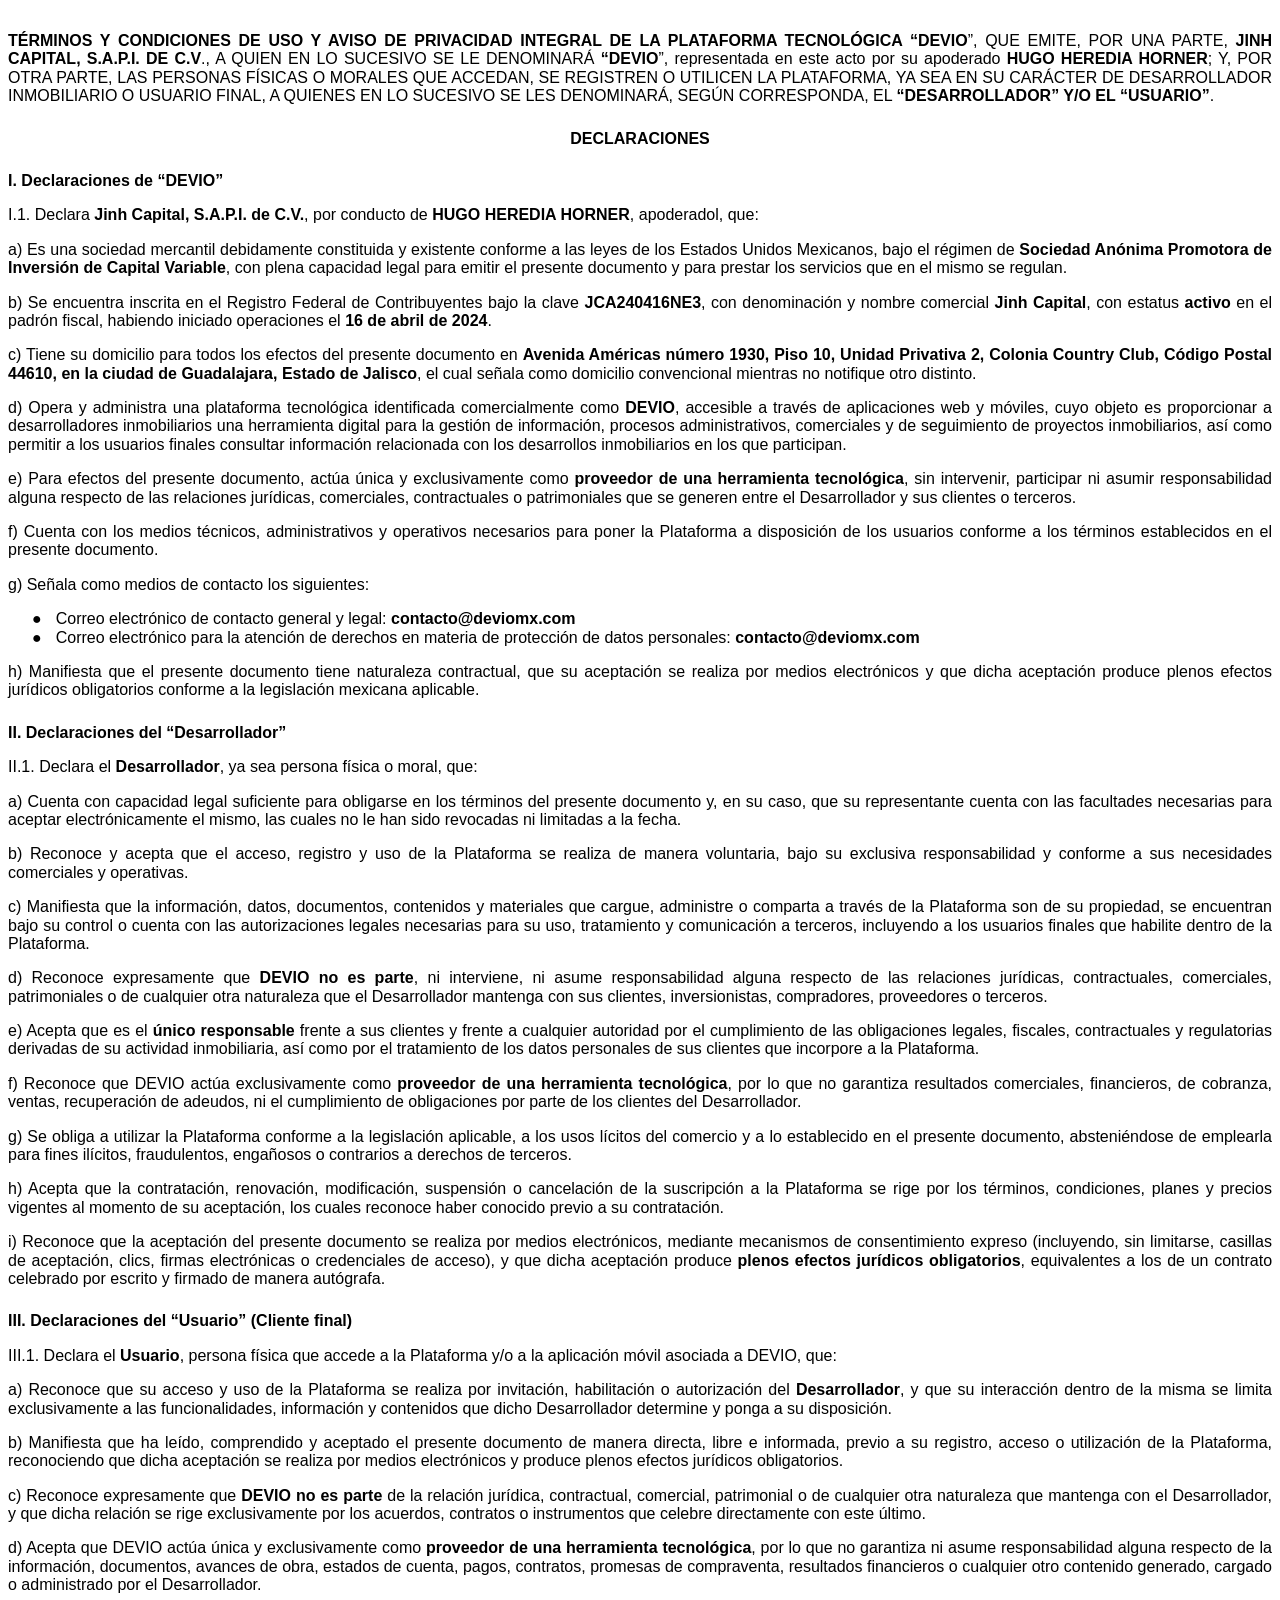
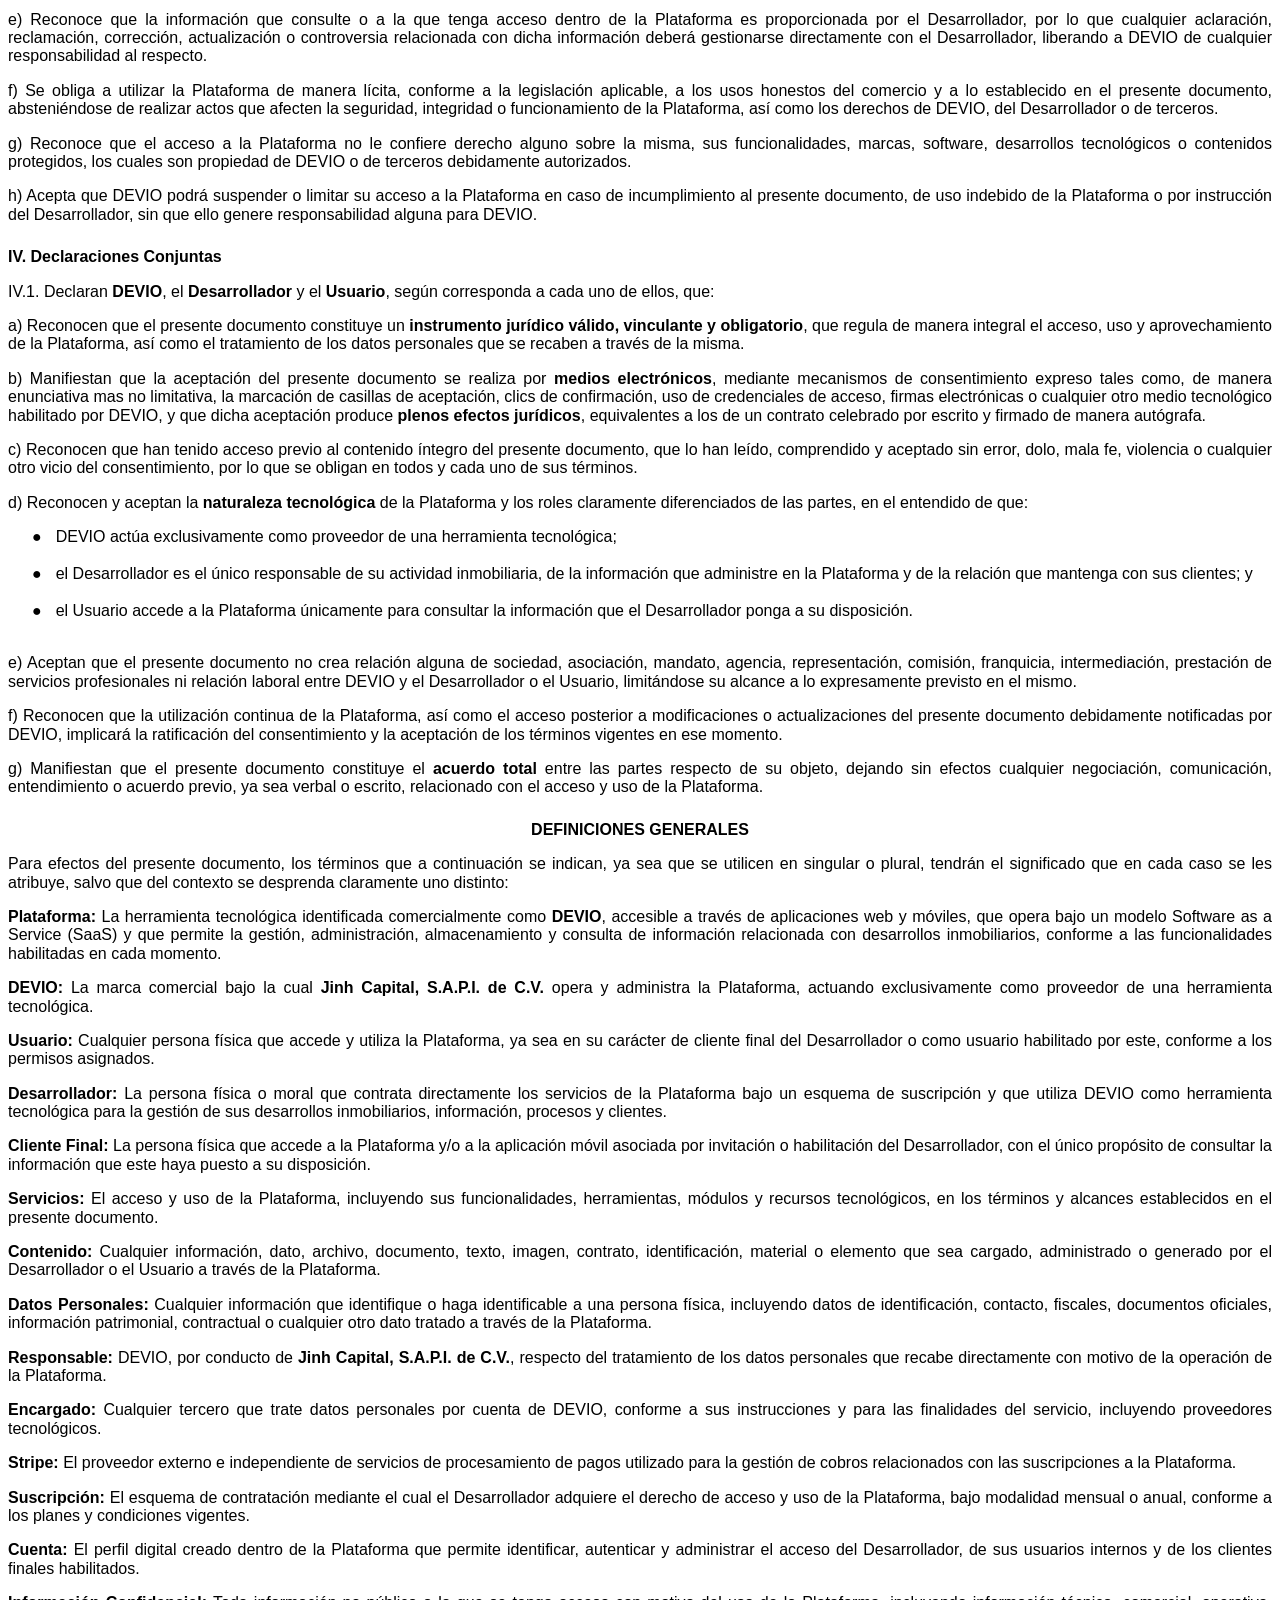
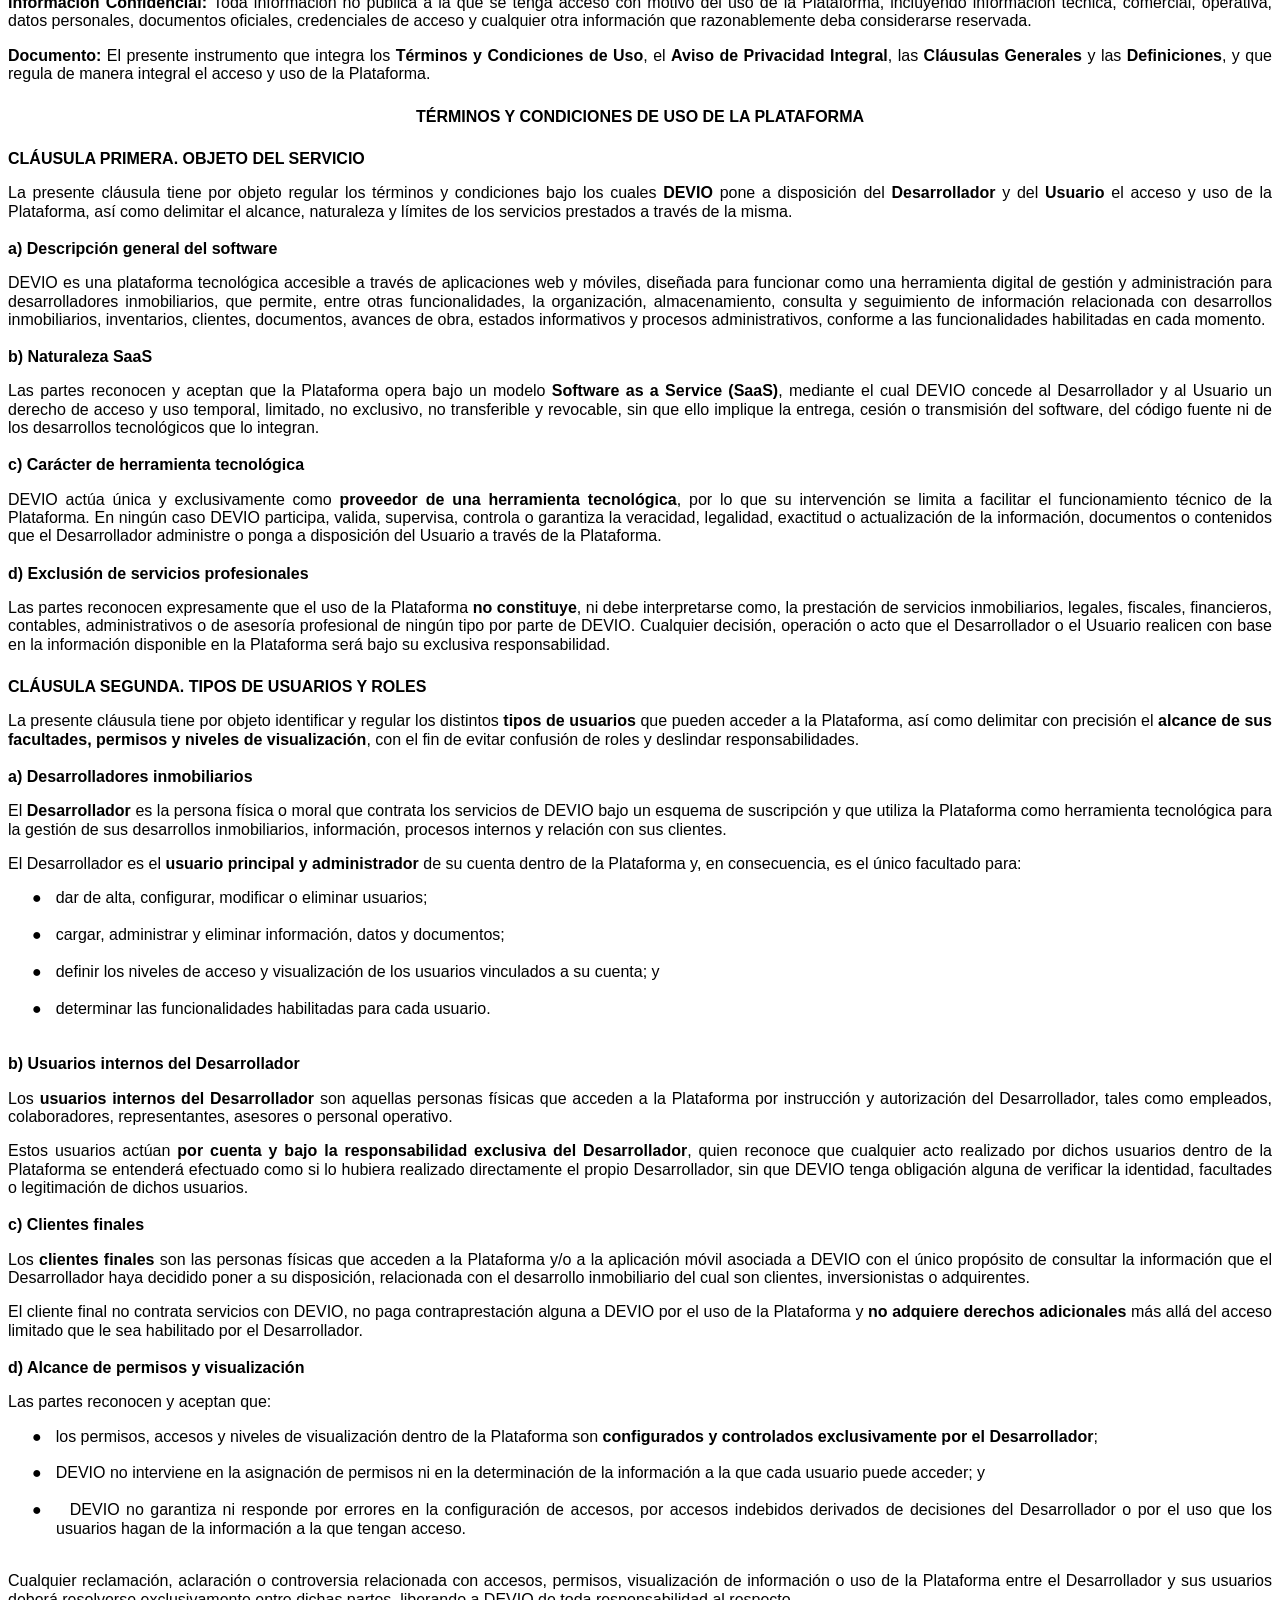
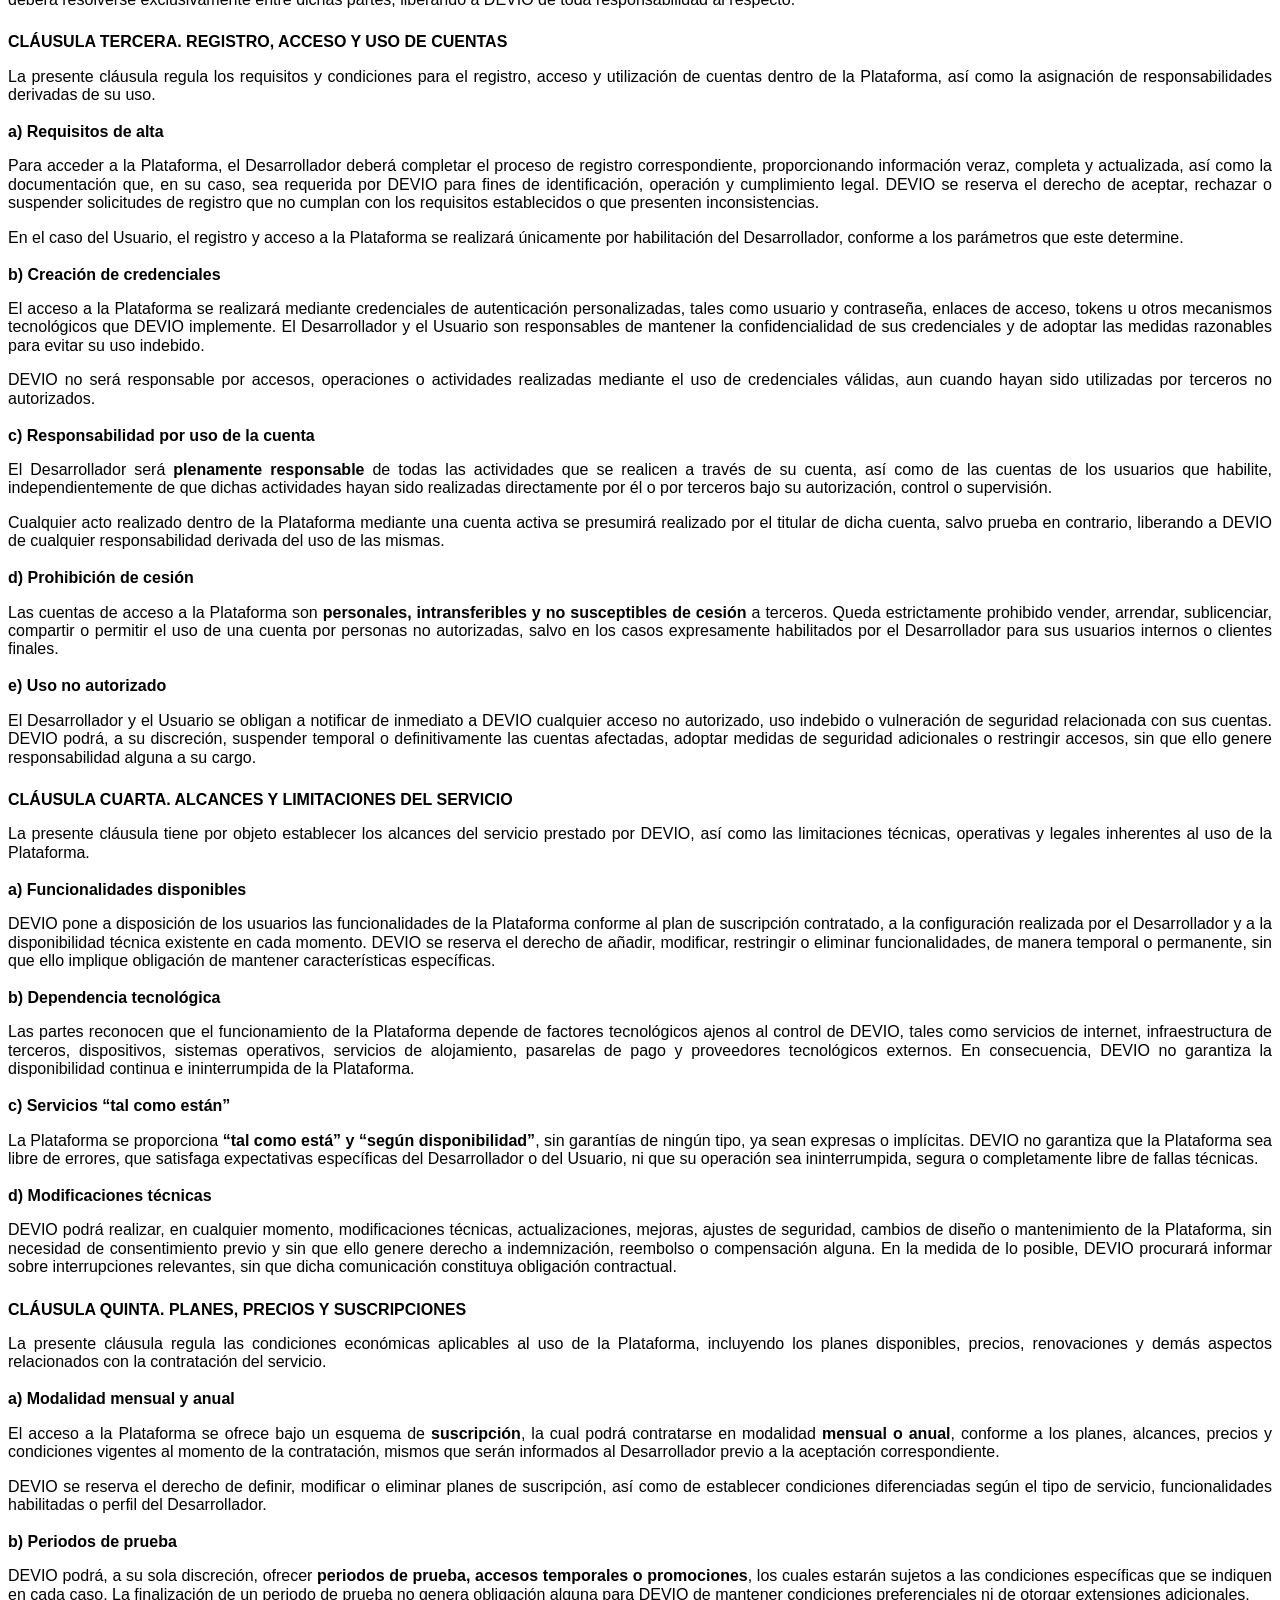
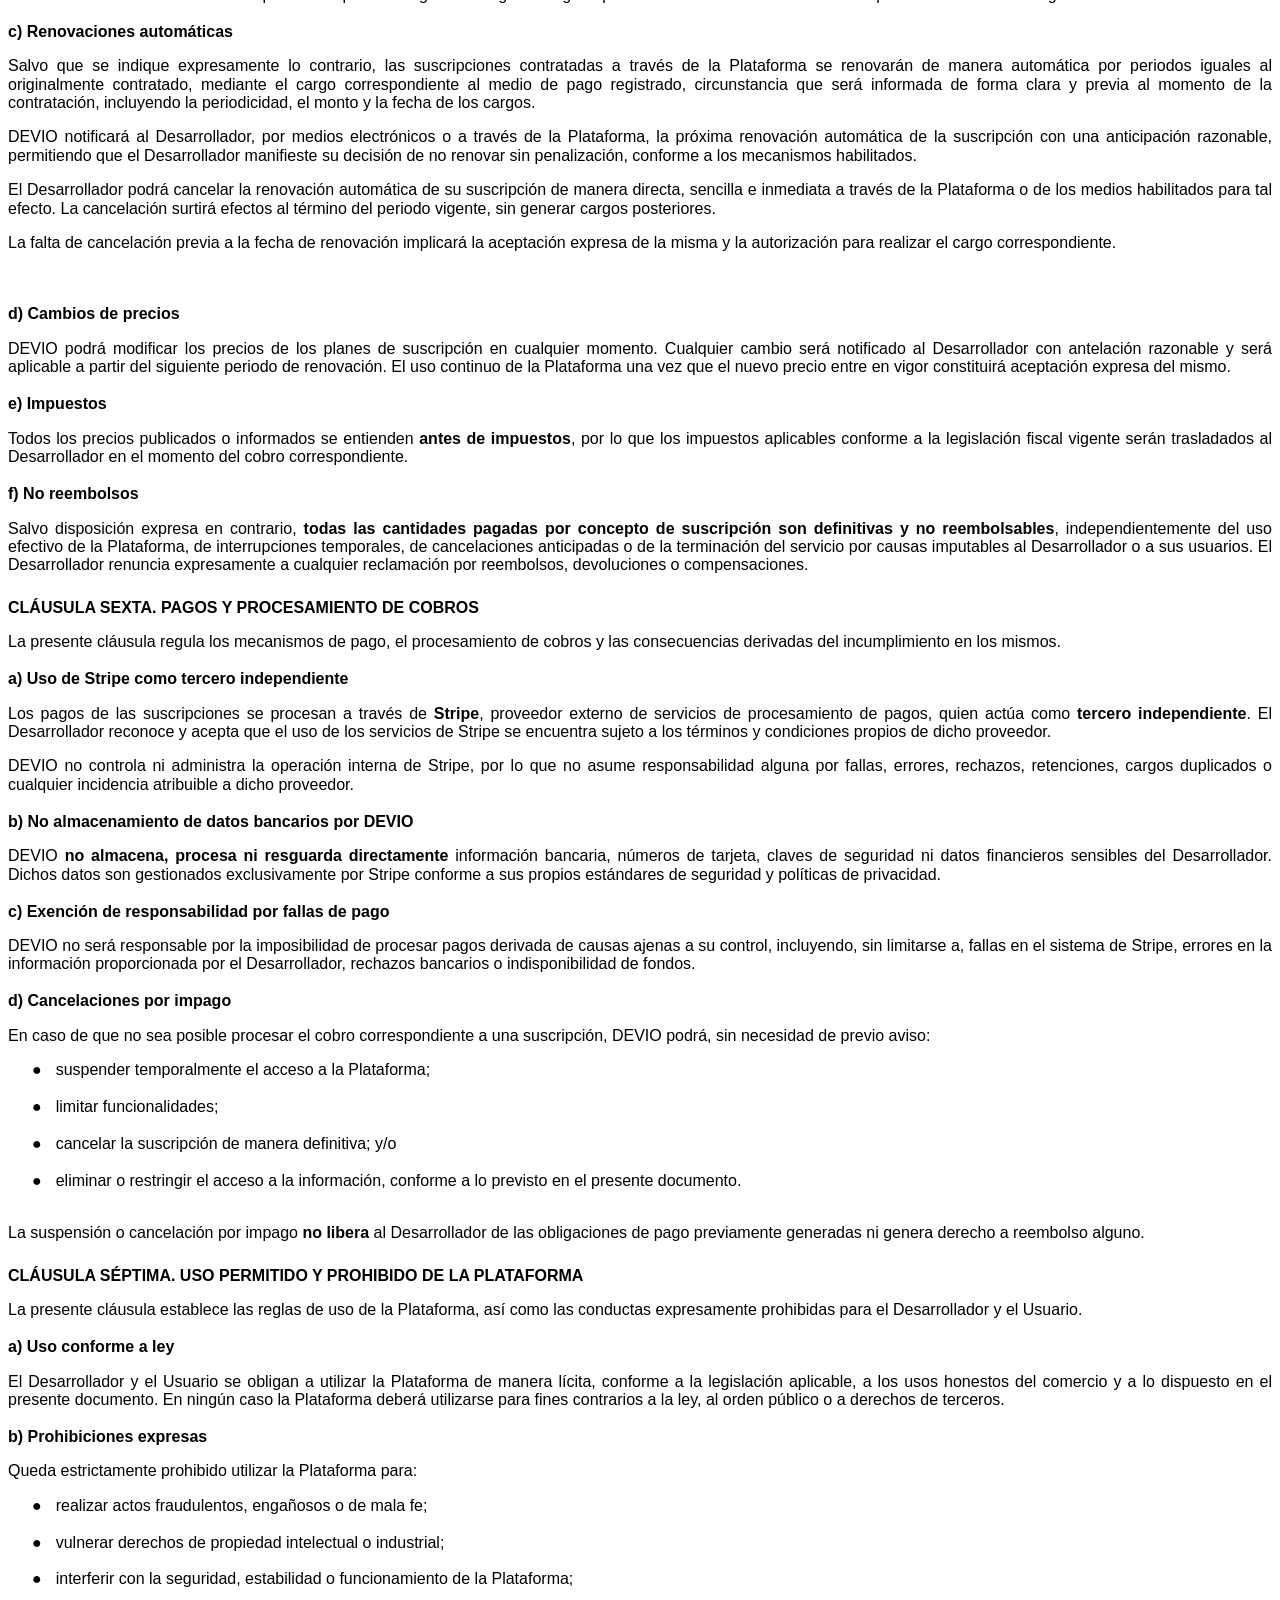
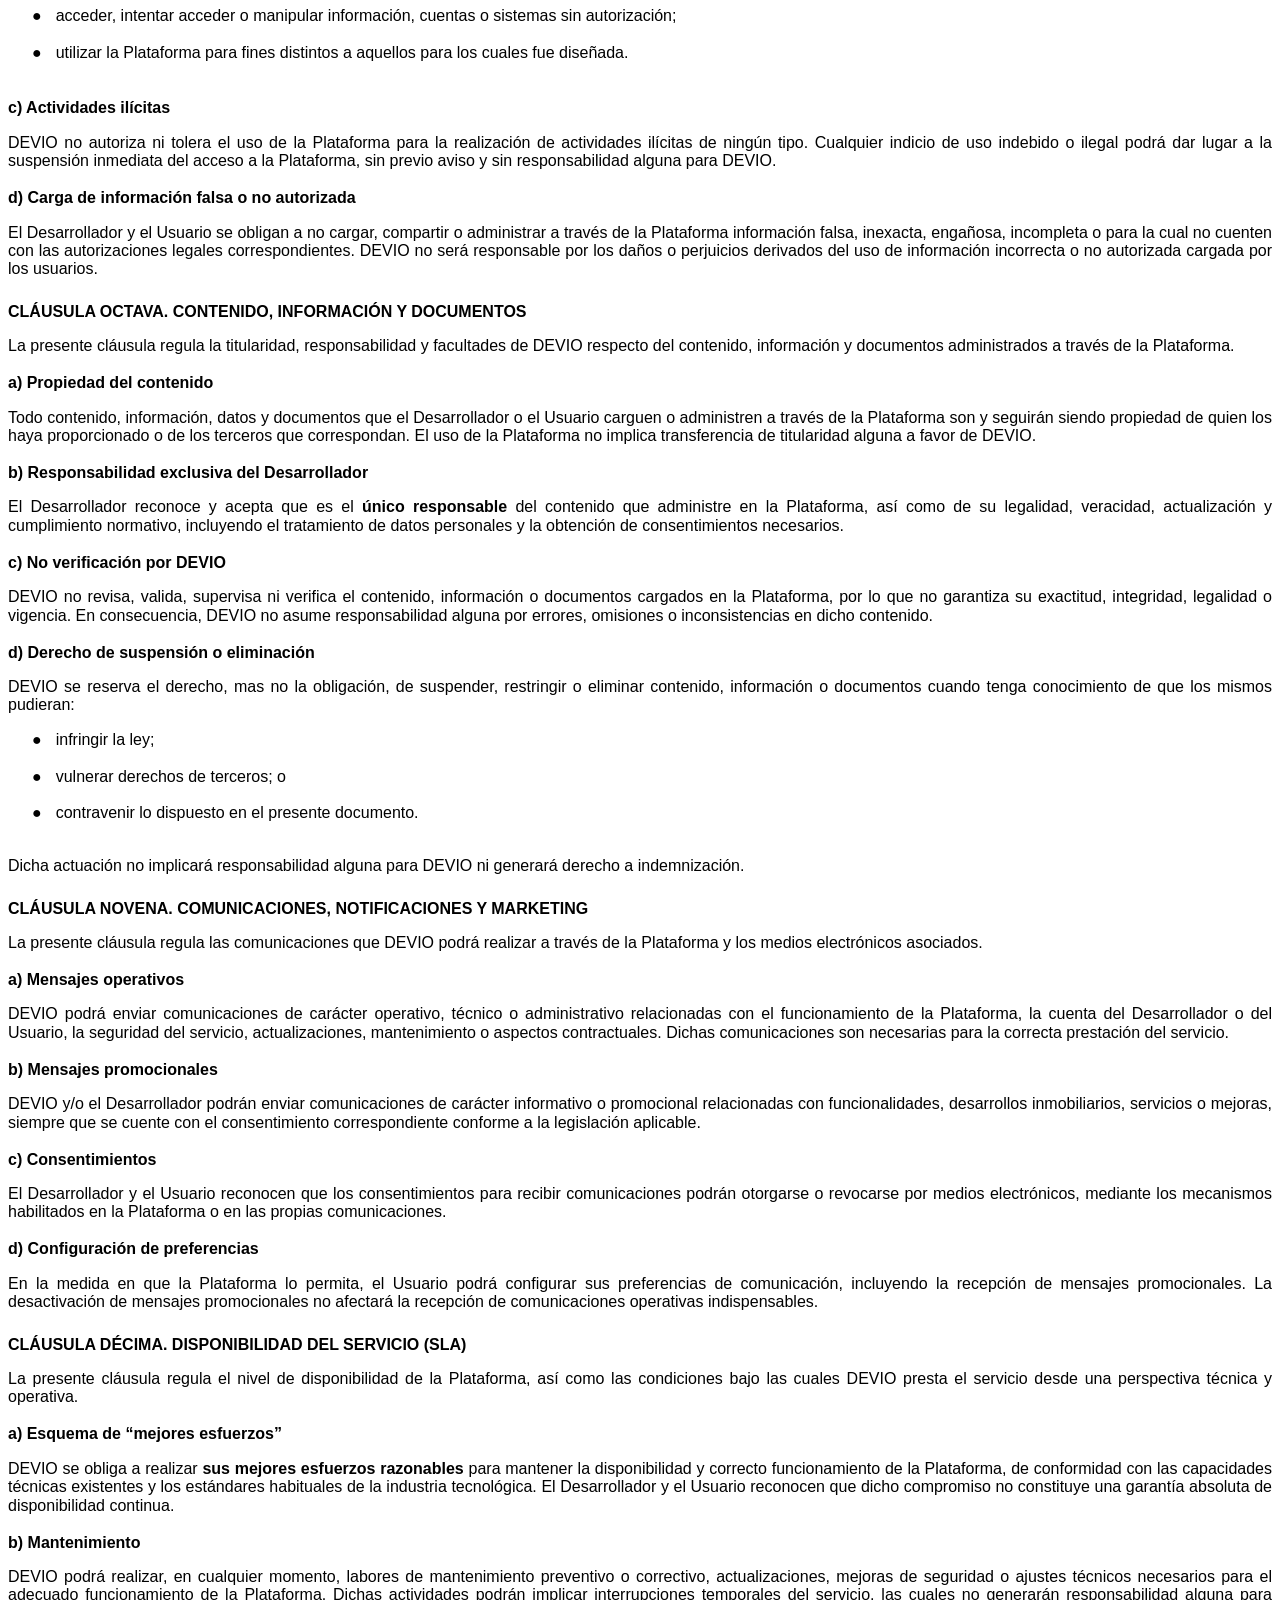
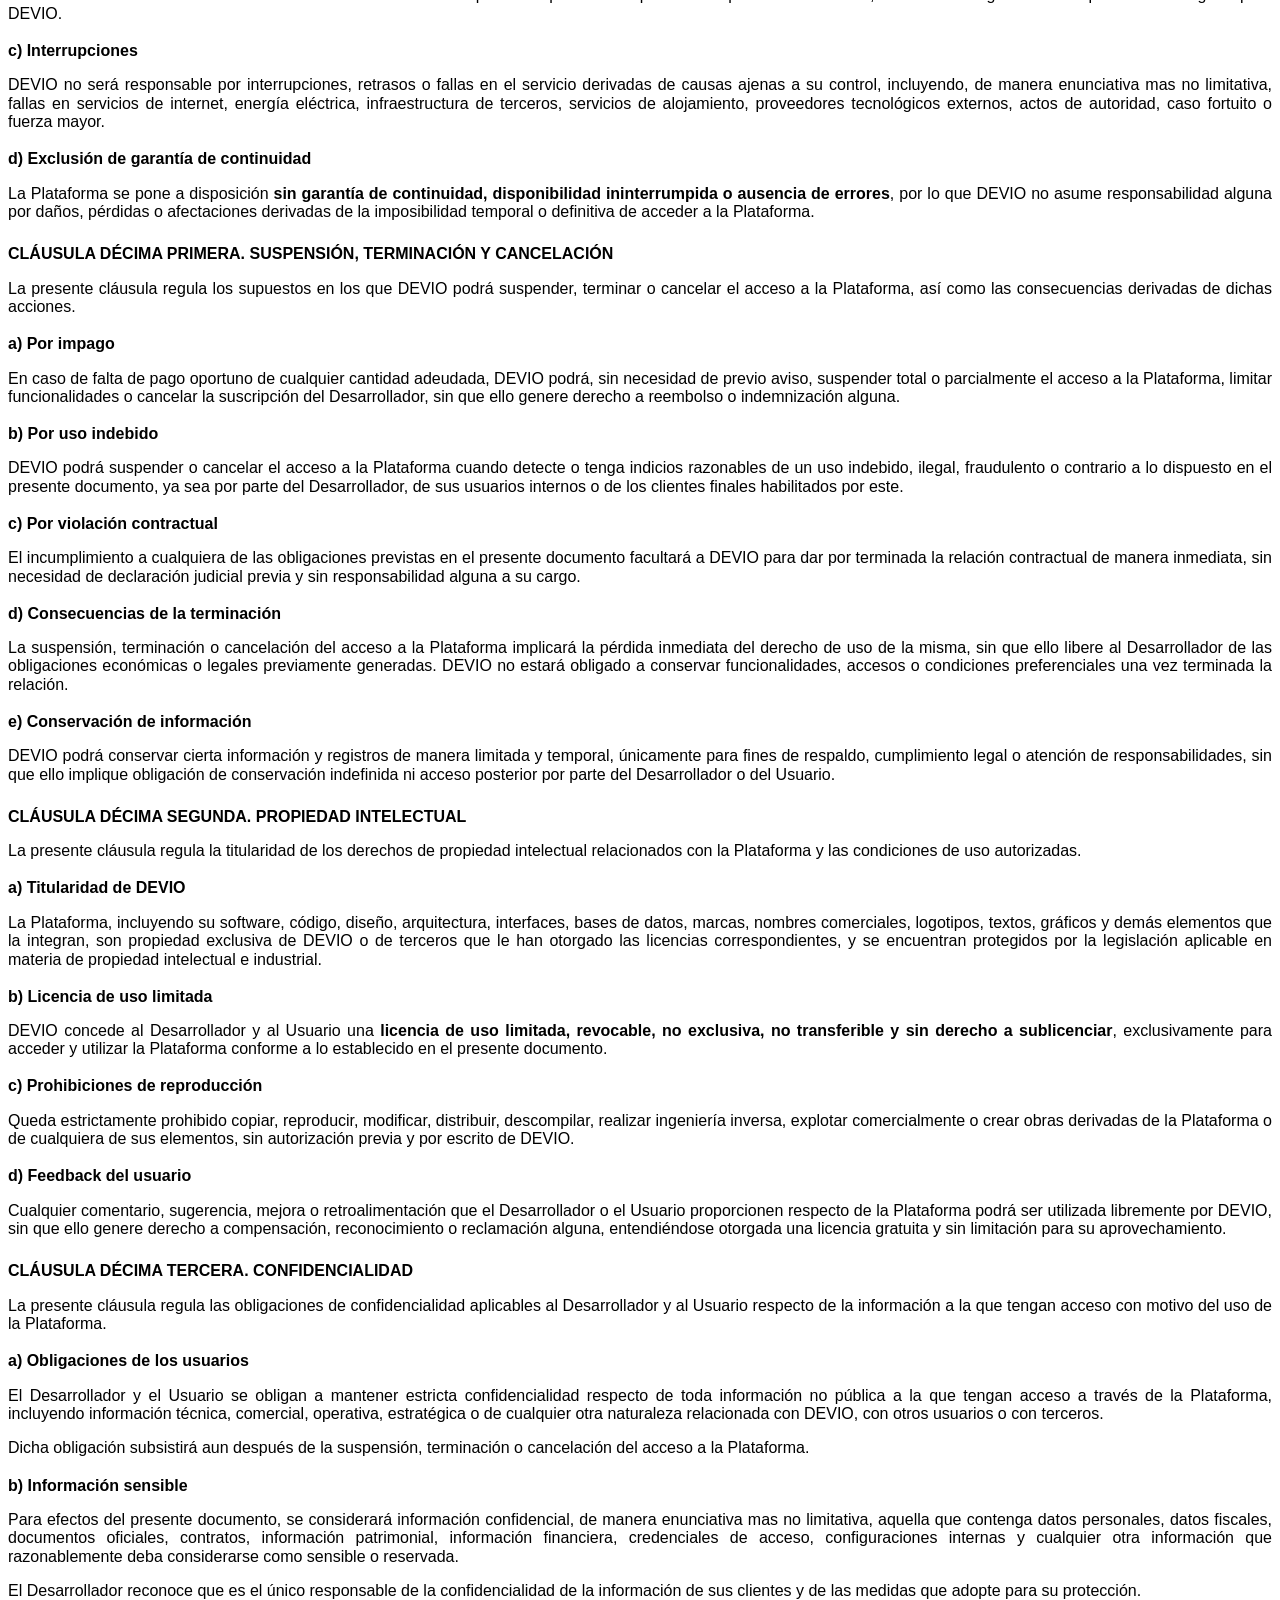
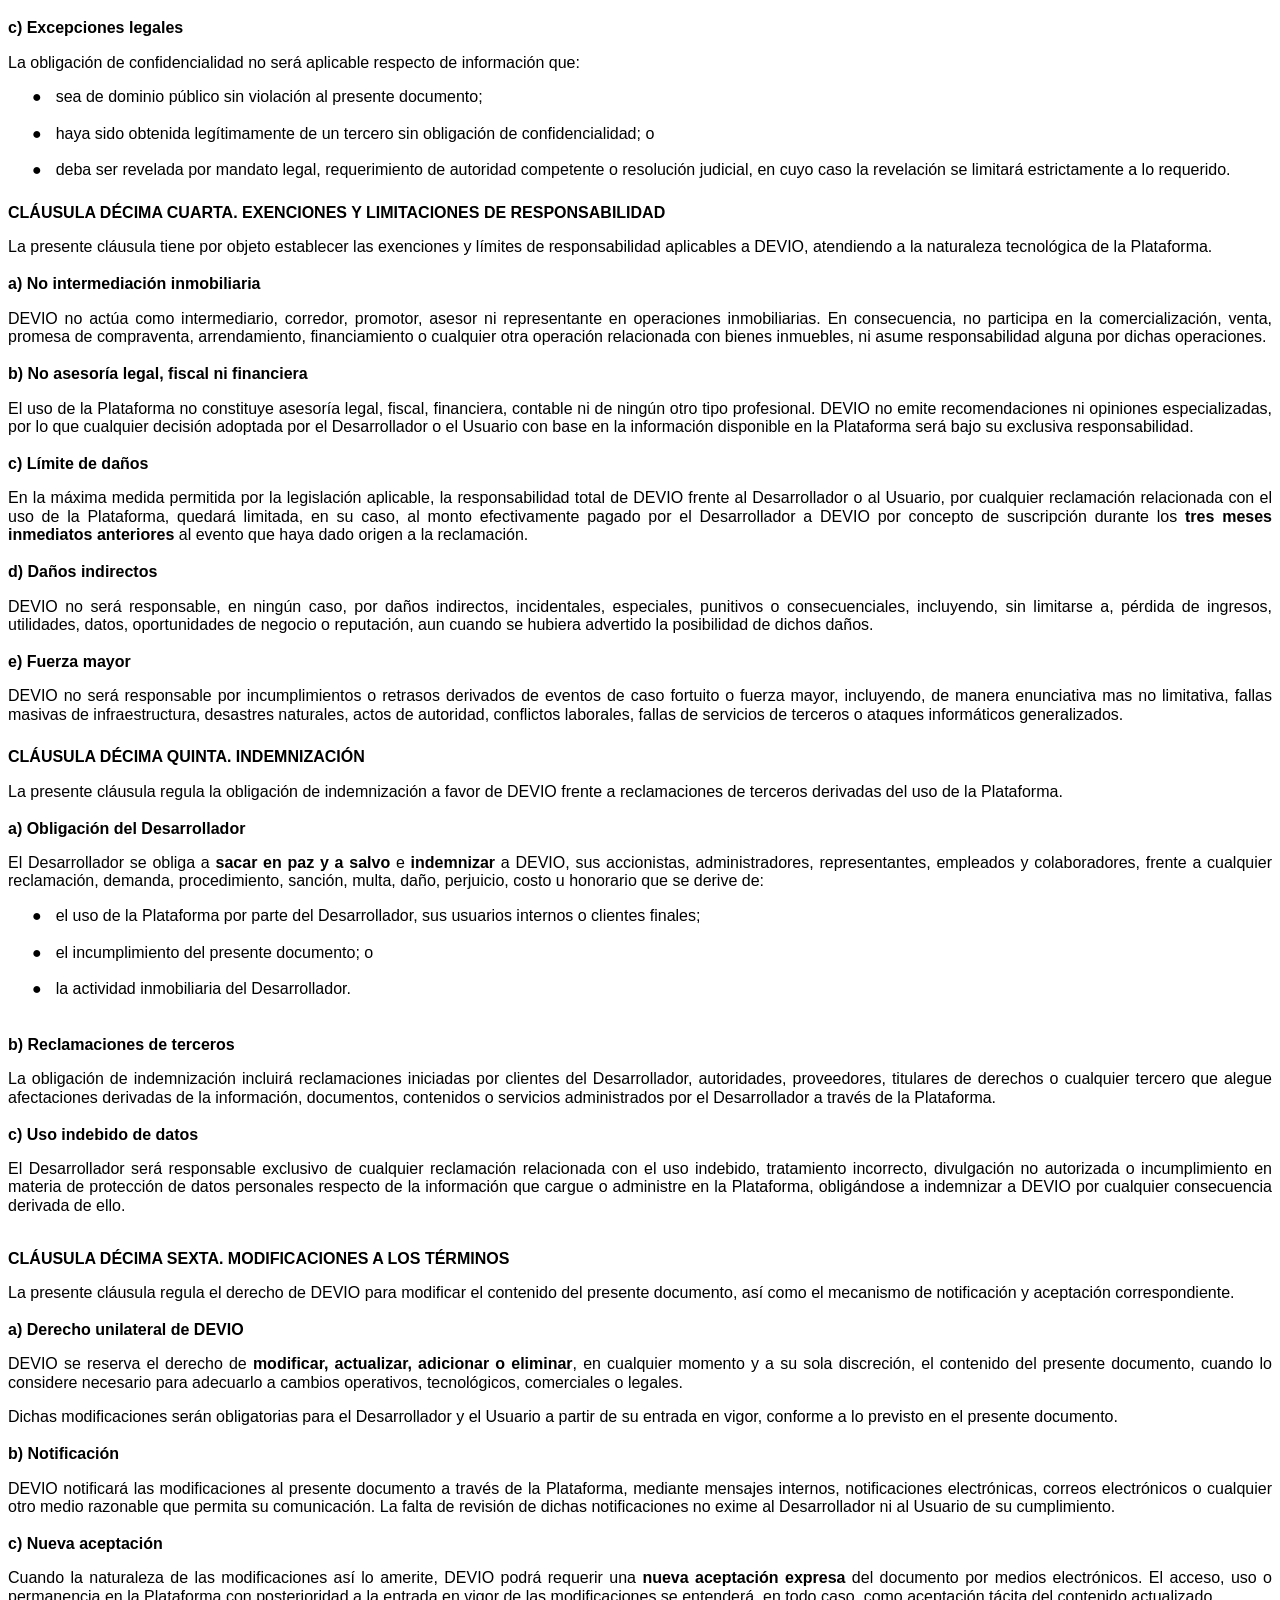
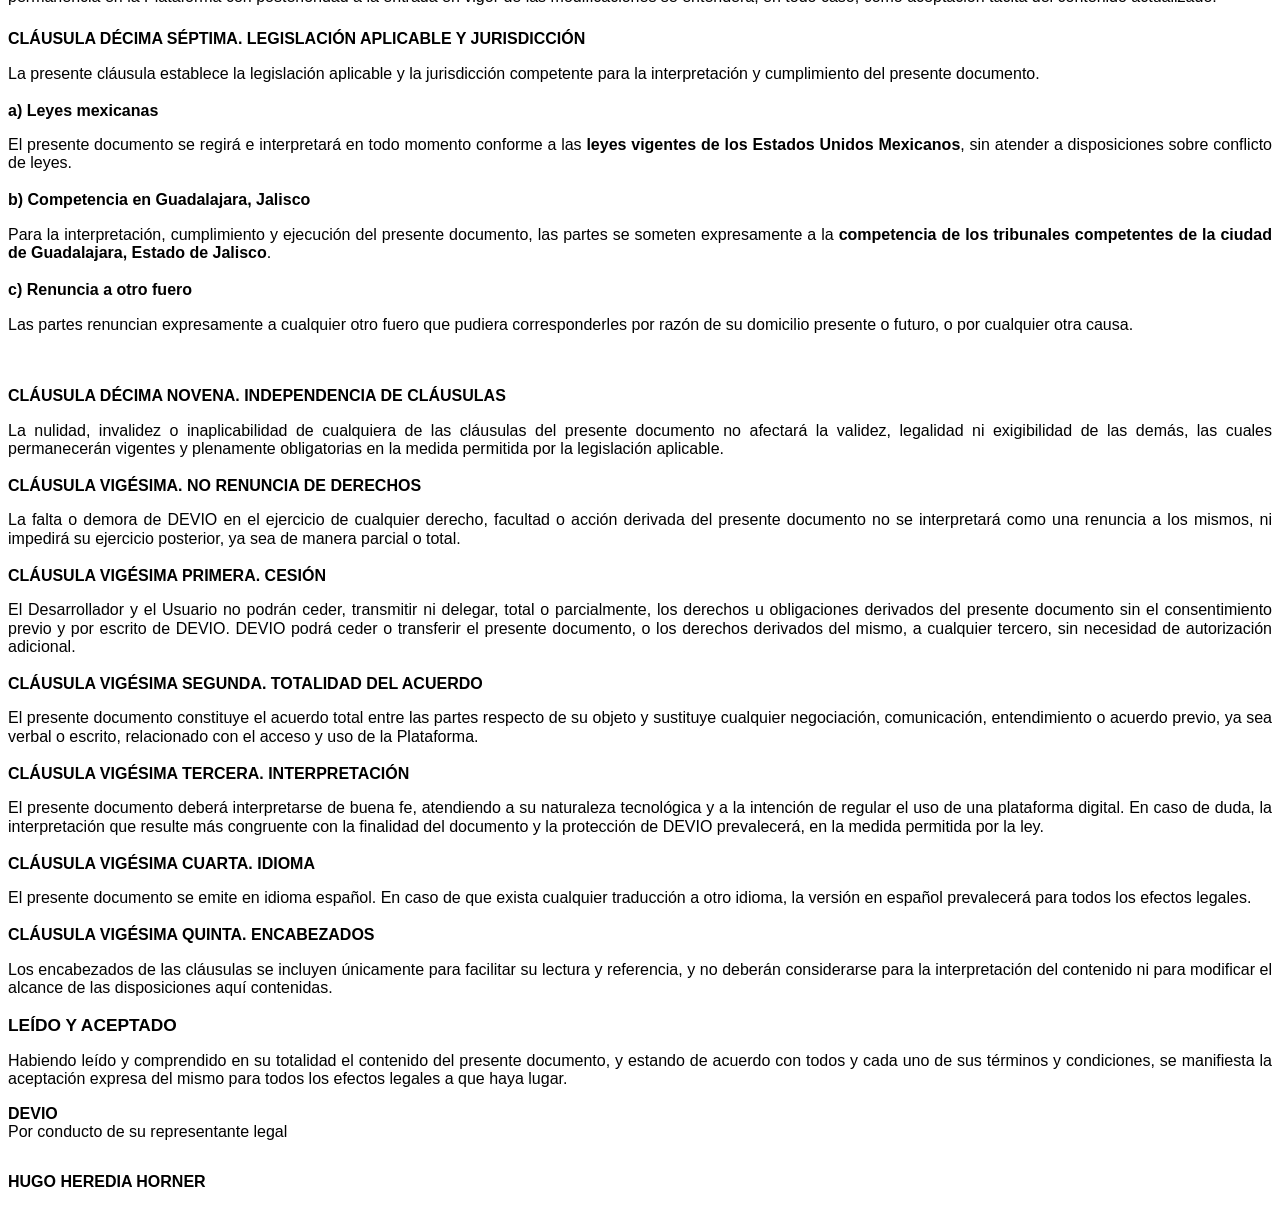
<file: Assets/Legal/TERMINOS Y CONDICIONES Y AVISO DE PRIVACIDAD DEVIO (1).html>
<html xmlns:v="urn:schemas-microsoft-com:vml"
xmlns:o="urn:schemas-microsoft-com:office:office"
xmlns:w="urn:schemas-microsoft-com:office:word"
xmlns:m="http://schemas.microsoft.com/office/2004/12/omml"
xmlns="http://www.w3.org/TR/REC-html40">

<head>
<meta http-equiv=Content-Type content="text/html; charset=utf-8">
<meta name=ProgId content=Word.Document>
<meta name=Generator content="Microsoft Word 15">
<meta name=Originator content="Microsoft Word 15">
<link rel=File-List
href="TERMINOS%20Y%20CONDICIONES%20Y%20AVISO%20DE%20PRIVACIDAD%20DEVIO%20(1).fld/filelist.xml">
<link rel=Edit-Time-Data
href="TERMINOS%20Y%20CONDICIONES%20Y%20AVISO%20DE%20PRIVACIDAD%20DEVIO%20(1).fld/editdata.mso">
<link rel=dataStoreItem
href="TERMINOS%20Y%20CONDICIONES%20Y%20AVISO%20DE%20PRIVACIDAD%20DEVIO%20(1).fld/item0001.xml"
target="TERMINOS%20Y%20CONDICIONES%20Y%20AVISO%20DE%20PRIVACIDAD%20DEVIO%20(1).fld/props002.xml">
<link rel=themeData
href="TERMINOS%20Y%20CONDICIONES%20Y%20AVISO%20DE%20PRIVACIDAD%20DEVIO%20(1).fld/themedata.thmx">
<link rel=colorSchemeMapping
href="TERMINOS%20Y%20CONDICIONES%20Y%20AVISO%20DE%20PRIVACIDAD%20DEVIO%20(1).fld/colorschememapping.xml">
<!--[if gte mso 9]><xml>
 <w:WordDocument>
  <w:EmbedTrueTypeFonts/>
  <w:SpellingState>Clean</w:SpellingState>
  <w:GrammarState>Clean</w:GrammarState>
  <w:TrackMoves>false</w:TrackMoves>
  <w:TrackFormatting/>
  <w:HyphenationZone>21</w:HyphenationZone>
  <w:PunctuationKerning/>
  <w:ValidateAgainstSchemas/>
  <w:SaveIfXMLInvalid>false</w:SaveIfXMLInvalid>
  <w:IgnoreMixedContent>false</w:IgnoreMixedContent>
  <w:AlwaysShowPlaceholderText>false</w:AlwaysShowPlaceholderText>
  <w:DoNotPromoteQF/>
  <w:LidThemeOther>ES-MX</w:LidThemeOther>
  <w:LidThemeAsian>X-NONE</w:LidThemeAsian>
  <w:LidThemeComplexScript>X-NONE</w:LidThemeComplexScript>
  <w:Compatibility>
   <w:BreakWrappedTables/>
   <w:SnapToGridInCell/>
   <w:WrapTextWithPunct/>
   <w:UseAsianBreakRules/>
   <w:DontGrowAutofit/>
   <w:SplitPgBreakAndParaMark/>
   <w:EnableOpenTypeKerning/>
   <w:DontFlipMirrorIndents/>
   <w:OverrideTableStyleHps/>
  </w:Compatibility>
  <w:DoNotOptimizeForBrowser/>
  <m:mathPr>
   <m:mathFont m:val="Cambria Math"/>
   <m:brkBin m:val="before"/>
   <m:brkBinSub m:val="&#45;-"/>
   <m:smallFrac m:val="off"/>
   <m:dispDef/>
   <m:lMargin m:val="0"/>
   <m:rMargin m:val="0"/>
   <m:defJc m:val="centerGroup"/>
   <m:wrapIndent m:val="1440"/>
   <m:intLim m:val="subSup"/>
   <m:naryLim m:val="undOvr"/>
  </m:mathPr></w:WordDocument>
</xml><![endif]--><!--[if gte mso 9]><xml>
 <w:LatentStyles DefLockedState="false" DefUnhideWhenUsed="false"
  DefSemiHidden="false" DefQFormat="false" DefPriority="99"
  LatentStyleCount="376">
  <w:LsdException Locked="false" Priority="0" QFormat="true" Name="Normal"/>
  <w:LsdException Locked="false" Priority="9" QFormat="true" Name="heading 1"/>
  <w:LsdException Locked="false" Priority="9" SemiHidden="true"
   UnhideWhenUsed="true" QFormat="true" Name="heading 2"/>
  <w:LsdException Locked="false" Priority="9" SemiHidden="true"
   UnhideWhenUsed="true" QFormat="true" Name="heading 3"/>
  <w:LsdException Locked="false" Priority="9" SemiHidden="true"
   UnhideWhenUsed="true" QFormat="true" Name="heading 4"/>
  <w:LsdException Locked="false" Priority="9" SemiHidden="true"
   UnhideWhenUsed="true" QFormat="true" Name="heading 5"/>
  <w:LsdException Locked="false" Priority="9" SemiHidden="true"
   UnhideWhenUsed="true" QFormat="true" Name="heading 6"/>
  <w:LsdException Locked="false" Priority="9" SemiHidden="true"
   UnhideWhenUsed="true" QFormat="true" Name="heading 7"/>
  <w:LsdException Locked="false" Priority="9" SemiHidden="true"
   UnhideWhenUsed="true" QFormat="true" Name="heading 8"/>
  <w:LsdException Locked="false" Priority="9" SemiHidden="true"
   UnhideWhenUsed="true" QFormat="true" Name="heading 9"/>
  <w:LsdException Locked="false" SemiHidden="true" UnhideWhenUsed="true"
   Name="index 1"/>
  <w:LsdException Locked="false" SemiHidden="true" UnhideWhenUsed="true"
   Name="index 2"/>
  <w:LsdException Locked="false" SemiHidden="true" UnhideWhenUsed="true"
   Name="index 3"/>
  <w:LsdException Locked="false" SemiHidden="true" UnhideWhenUsed="true"
   Name="index 4"/>
  <w:LsdException Locked="false" SemiHidden="true" UnhideWhenUsed="true"
   Name="index 5"/>
  <w:LsdException Locked="false" SemiHidden="true" UnhideWhenUsed="true"
   Name="index 6"/>
  <w:LsdException Locked="false" SemiHidden="true" UnhideWhenUsed="true"
   Name="index 7"/>
  <w:LsdException Locked="false" SemiHidden="true" UnhideWhenUsed="true"
   Name="index 8"/>
  <w:LsdException Locked="false" SemiHidden="true" UnhideWhenUsed="true"
   Name="index 9"/>
  <w:LsdException Locked="false" Priority="39" SemiHidden="true"
   UnhideWhenUsed="true" Name="toc 1"/>
  <w:LsdException Locked="false" Priority="39" SemiHidden="true"
   UnhideWhenUsed="true" Name="toc 2"/>
  <w:LsdException Locked="false" Priority="39" SemiHidden="true"
   UnhideWhenUsed="true" Name="toc 3"/>
  <w:LsdException Locked="false" Priority="39" SemiHidden="true"
   UnhideWhenUsed="true" Name="toc 4"/>
  <w:LsdException Locked="false" Priority="39" SemiHidden="true"
   UnhideWhenUsed="true" Name="toc 5"/>
  <w:LsdException Locked="false" Priority="39" SemiHidden="true"
   UnhideWhenUsed="true" Name="toc 6"/>
  <w:LsdException Locked="false" Priority="39" SemiHidden="true"
   UnhideWhenUsed="true" Name="toc 7"/>
  <w:LsdException Locked="false" Priority="39" SemiHidden="true"
   UnhideWhenUsed="true" Name="toc 8"/>
  <w:LsdException Locked="false" Priority="39" SemiHidden="true"
   UnhideWhenUsed="true" Name="toc 9"/>
  <w:LsdException Locked="false" SemiHidden="true" UnhideWhenUsed="true"
   Name="Normal Indent"/>
  <w:LsdException Locked="false" SemiHidden="true" UnhideWhenUsed="true"
   Name="footnote text"/>
  <w:LsdException Locked="false" SemiHidden="true" UnhideWhenUsed="true"
   Name="annotation text"/>
  <w:LsdException Locked="false" SemiHidden="true" UnhideWhenUsed="true"
   Name="header"/>
  <w:LsdException Locked="false" SemiHidden="true" UnhideWhenUsed="true"
   Name="footer"/>
  <w:LsdException Locked="false" SemiHidden="true" UnhideWhenUsed="true"
   Name="index heading"/>
  <w:LsdException Locked="false" Priority="35" SemiHidden="true"
   UnhideWhenUsed="true" QFormat="true" Name="caption"/>
  <w:LsdException Locked="false" SemiHidden="true" UnhideWhenUsed="true"
   Name="table of figures"/>
  <w:LsdException Locked="false" SemiHidden="true" UnhideWhenUsed="true"
   Name="envelope address"/>
  <w:LsdException Locked="false" SemiHidden="true" UnhideWhenUsed="true"
   Name="envelope return"/>
  <w:LsdException Locked="false" SemiHidden="true" UnhideWhenUsed="true"
   Name="footnote reference"/>
  <w:LsdException Locked="false" SemiHidden="true" UnhideWhenUsed="true"
   Name="annotation reference"/>
  <w:LsdException Locked="false" SemiHidden="true" UnhideWhenUsed="true"
   Name="line number"/>
  <w:LsdException Locked="false" SemiHidden="true" UnhideWhenUsed="true"
   Name="page number"/>
  <w:LsdException Locked="false" SemiHidden="true" UnhideWhenUsed="true"
   Name="endnote reference"/>
  <w:LsdException Locked="false" SemiHidden="true" UnhideWhenUsed="true"
   Name="endnote text"/>
  <w:LsdException Locked="false" SemiHidden="true" UnhideWhenUsed="true"
   Name="table of authorities"/>
  <w:LsdException Locked="false" SemiHidden="true" UnhideWhenUsed="true"
   Name="macro"/>
  <w:LsdException Locked="false" SemiHidden="true" UnhideWhenUsed="true"
   Name="toa heading"/>
  <w:LsdException Locked="false" SemiHidden="true" UnhideWhenUsed="true"
   Name="List"/>
  <w:LsdException Locked="false" SemiHidden="true" UnhideWhenUsed="true"
   Name="List Bullet"/>
  <w:LsdException Locked="false" SemiHidden="true" UnhideWhenUsed="true"
   Name="List Number"/>
  <w:LsdException Locked="false" SemiHidden="true" UnhideWhenUsed="true"
   Name="List 2"/>
  <w:LsdException Locked="false" SemiHidden="true" UnhideWhenUsed="true"
   Name="List 3"/>
  <w:LsdException Locked="false" SemiHidden="true" UnhideWhenUsed="true"
   Name="List 4"/>
  <w:LsdException Locked="false" SemiHidden="true" UnhideWhenUsed="true"
   Name="List 5"/>
  <w:LsdException Locked="false" SemiHidden="true" UnhideWhenUsed="true"
   Name="List Bullet 2"/>
  <w:LsdException Locked="false" SemiHidden="true" UnhideWhenUsed="true"
   Name="List Bullet 3"/>
  <w:LsdException Locked="false" SemiHidden="true" UnhideWhenUsed="true"
   Name="List Bullet 4"/>
  <w:LsdException Locked="false" SemiHidden="true" UnhideWhenUsed="true"
   Name="List Bullet 5"/>
  <w:LsdException Locked="false" SemiHidden="true" UnhideWhenUsed="true"
   Name="List Number 2"/>
  <w:LsdException Locked="false" SemiHidden="true" UnhideWhenUsed="true"
   Name="List Number 3"/>
  <w:LsdException Locked="false" SemiHidden="true" UnhideWhenUsed="true"
   Name="List Number 4"/>
  <w:LsdException Locked="false" SemiHidden="true" UnhideWhenUsed="true"
   Name="List Number 5"/>
  <w:LsdException Locked="false" Priority="10" QFormat="true" Name="Title"/>
  <w:LsdException Locked="false" SemiHidden="true" UnhideWhenUsed="true"
   Name="Closing"/>
  <w:LsdException Locked="false" SemiHidden="true" UnhideWhenUsed="true"
   Name="Signature"/>
  <w:LsdException Locked="false" Priority="1" SemiHidden="true"
   UnhideWhenUsed="true" Name="Default Paragraph Font"/>
  <w:LsdException Locked="false" SemiHidden="true" UnhideWhenUsed="true"
   Name="Body Text"/>
  <w:LsdException Locked="false" SemiHidden="true" UnhideWhenUsed="true"
   Name="Body Text Indent"/>
  <w:LsdException Locked="false" SemiHidden="true" UnhideWhenUsed="true"
   Name="List Continue"/>
  <w:LsdException Locked="false" SemiHidden="true" UnhideWhenUsed="true"
   Name="List Continue 2"/>
  <w:LsdException Locked="false" SemiHidden="true" UnhideWhenUsed="true"
   Name="List Continue 3"/>
  <w:LsdException Locked="false" SemiHidden="true" UnhideWhenUsed="true"
   Name="List Continue 4"/>
  <w:LsdException Locked="false" SemiHidden="true" UnhideWhenUsed="true"
   Name="List Continue 5"/>
  <w:LsdException Locked="false" SemiHidden="true" UnhideWhenUsed="true"
   Name="Message Header"/>
  <w:LsdException Locked="false" Priority="11" QFormat="true" Name="Subtitle"/>
  <w:LsdException Locked="false" SemiHidden="true" UnhideWhenUsed="true"
   Name="Salutation"/>
  <w:LsdException Locked="false" SemiHidden="true" UnhideWhenUsed="true"
   Name="Date"/>
  <w:LsdException Locked="false" SemiHidden="true" UnhideWhenUsed="true"
   Name="Body Text First Indent"/>
  <w:LsdException Locked="false" SemiHidden="true" UnhideWhenUsed="true"
   Name="Body Text First Indent 2"/>
  <w:LsdException Locked="false" SemiHidden="true" UnhideWhenUsed="true"
   Name="Note Heading"/>
  <w:LsdException Locked="false" SemiHidden="true" UnhideWhenUsed="true"
   Name="Body Text 2"/>
  <w:LsdException Locked="false" SemiHidden="true" UnhideWhenUsed="true"
   Name="Body Text 3"/>
  <w:LsdException Locked="false" SemiHidden="true" UnhideWhenUsed="true"
   Name="Body Text Indent 2"/>
  <w:LsdException Locked="false" SemiHidden="true" UnhideWhenUsed="true"
   Name="Body Text Indent 3"/>
  <w:LsdException Locked="false" SemiHidden="true" UnhideWhenUsed="true"
   Name="Block Text"/>
  <w:LsdException Locked="false" SemiHidden="true" UnhideWhenUsed="true"
   Name="Hyperlink"/>
  <w:LsdException Locked="false" SemiHidden="true" UnhideWhenUsed="true"
   Name="FollowedHyperlink"/>
  <w:LsdException Locked="false" Priority="22" QFormat="true" Name="Strong"/>
  <w:LsdException Locked="false" Priority="20" QFormat="true" Name="Emphasis"/>
  <w:LsdException Locked="false" SemiHidden="true" UnhideWhenUsed="true"
   Name="Document Map"/>
  <w:LsdException Locked="false" SemiHidden="true" UnhideWhenUsed="true"
   Name="Plain Text"/>
  <w:LsdException Locked="false" SemiHidden="true" UnhideWhenUsed="true"
   Name="E-mail Signature"/>
  <w:LsdException Locked="false" SemiHidden="true" UnhideWhenUsed="true"
   Name="HTML Top of Form"/>
  <w:LsdException Locked="false" SemiHidden="true" UnhideWhenUsed="true"
   Name="HTML Bottom of Form"/>
  <w:LsdException Locked="false" SemiHidden="true" UnhideWhenUsed="true"
   Name="Normal (Web)"/>
  <w:LsdException Locked="false" SemiHidden="true" UnhideWhenUsed="true"
   Name="HTML Acronym"/>
  <w:LsdException Locked="false" SemiHidden="true" UnhideWhenUsed="true"
   Name="HTML Address"/>
  <w:LsdException Locked="false" SemiHidden="true" UnhideWhenUsed="true"
   Name="HTML Cite"/>
  <w:LsdException Locked="false" SemiHidden="true" UnhideWhenUsed="true"
   Name="HTML Code"/>
  <w:LsdException Locked="false" SemiHidden="true" UnhideWhenUsed="true"
   Name="HTML Definition"/>
  <w:LsdException Locked="false" SemiHidden="true" UnhideWhenUsed="true"
   Name="HTML Keyboard"/>
  <w:LsdException Locked="false" SemiHidden="true" UnhideWhenUsed="true"
   Name="HTML Preformatted"/>
  <w:LsdException Locked="false" SemiHidden="true" UnhideWhenUsed="true"
   Name="HTML Sample"/>
  <w:LsdException Locked="false" SemiHidden="true" UnhideWhenUsed="true"
   Name="HTML Typewriter"/>
  <w:LsdException Locked="false" SemiHidden="true" UnhideWhenUsed="true"
   Name="HTML Variable"/>
  <w:LsdException Locked="false" SemiHidden="true" UnhideWhenUsed="true"
   Name="Normal Table"/>
  <w:LsdException Locked="false" SemiHidden="true" UnhideWhenUsed="true"
   Name="annotation subject"/>
  <w:LsdException Locked="false" SemiHidden="true" UnhideWhenUsed="true"
   Name="No List"/>
  <w:LsdException Locked="false" SemiHidden="true" UnhideWhenUsed="true"
   Name="Outline List 1"/>
  <w:LsdException Locked="false" SemiHidden="true" UnhideWhenUsed="true"
   Name="Outline List 2"/>
  <w:LsdException Locked="false" SemiHidden="true" UnhideWhenUsed="true"
   Name="Outline List 3"/>
  <w:LsdException Locked="false" SemiHidden="true" UnhideWhenUsed="true"
   Name="Table Simple 1"/>
  <w:LsdException Locked="false" SemiHidden="true" UnhideWhenUsed="true"
   Name="Table Simple 2"/>
  <w:LsdException Locked="false" SemiHidden="true" UnhideWhenUsed="true"
   Name="Table Simple 3"/>
  <w:LsdException Locked="false" SemiHidden="true" UnhideWhenUsed="true"
   Name="Table Classic 1"/>
  <w:LsdException Locked="false" SemiHidden="true" UnhideWhenUsed="true"
   Name="Table Classic 2"/>
  <w:LsdException Locked="false" SemiHidden="true" UnhideWhenUsed="true"
   Name="Table Classic 3"/>
  <w:LsdException Locked="false" SemiHidden="true" UnhideWhenUsed="true"
   Name="Table Classic 4"/>
  <w:LsdException Locked="false" SemiHidden="true" UnhideWhenUsed="true"
   Name="Table Colorful 1"/>
  <w:LsdException Locked="false" SemiHidden="true" UnhideWhenUsed="true"
   Name="Table Colorful 2"/>
  <w:LsdException Locked="false" SemiHidden="true" UnhideWhenUsed="true"
   Name="Table Colorful 3"/>
  <w:LsdException Locked="false" SemiHidden="true" UnhideWhenUsed="true"
   Name="Table Columns 1"/>
  <w:LsdException Locked="false" SemiHidden="true" UnhideWhenUsed="true"
   Name="Table Columns 2"/>
  <w:LsdException Locked="false" SemiHidden="true" UnhideWhenUsed="true"
   Name="Table Columns 3"/>
  <w:LsdException Locked="false" SemiHidden="true" UnhideWhenUsed="true"
   Name="Table Columns 4"/>
  <w:LsdException Locked="false" SemiHidden="true" UnhideWhenUsed="true"
   Name="Table Columns 5"/>
  <w:LsdException Locked="false" SemiHidden="true" UnhideWhenUsed="true"
   Name="Table Grid 1"/>
  <w:LsdException Locked="false" SemiHidden="true" UnhideWhenUsed="true"
   Name="Table Grid 2"/>
  <w:LsdException Locked="false" SemiHidden="true" UnhideWhenUsed="true"
   Name="Table Grid 3"/>
  <w:LsdException Locked="false" SemiHidden="true" UnhideWhenUsed="true"
   Name="Table Grid 4"/>
  <w:LsdException Locked="false" SemiHidden="true" UnhideWhenUsed="true"
   Name="Table Grid 5"/>
  <w:LsdException Locked="false" SemiHidden="true" UnhideWhenUsed="true"
   Name="Table Grid 6"/>
  <w:LsdException Locked="false" SemiHidden="true" UnhideWhenUsed="true"
   Name="Table Grid 7"/>
  <w:LsdException Locked="false" SemiHidden="true" UnhideWhenUsed="true"
   Name="Table Grid 8"/>
  <w:LsdException Locked="false" SemiHidden="true" UnhideWhenUsed="true"
   Name="Table List 1"/>
  <w:LsdException Locked="false" SemiHidden="true" UnhideWhenUsed="true"
   Name="Table List 2"/>
  <w:LsdException Locked="false" SemiHidden="true" UnhideWhenUsed="true"
   Name="Table List 3"/>
  <w:LsdException Locked="false" SemiHidden="true" UnhideWhenUsed="true"
   Name="Table List 4"/>
  <w:LsdException Locked="false" SemiHidden="true" UnhideWhenUsed="true"
   Name="Table List 5"/>
  <w:LsdException Locked="false" SemiHidden="true" UnhideWhenUsed="true"
   Name="Table List 6"/>
  <w:LsdException Locked="false" SemiHidden="true" UnhideWhenUsed="true"
   Name="Table List 7"/>
  <w:LsdException Locked="false" SemiHidden="true" UnhideWhenUsed="true"
   Name="Table List 8"/>
  <w:LsdException Locked="false" SemiHidden="true" UnhideWhenUsed="true"
   Name="Table 3D effects 1"/>
  <w:LsdException Locked="false" SemiHidden="true" UnhideWhenUsed="true"
   Name="Table 3D effects 2"/>
  <w:LsdException Locked="false" SemiHidden="true" UnhideWhenUsed="true"
   Name="Table 3D effects 3"/>
  <w:LsdException Locked="false" SemiHidden="true" UnhideWhenUsed="true"
   Name="Table Contemporary"/>
  <w:LsdException Locked="false" SemiHidden="true" UnhideWhenUsed="true"
   Name="Table Elegant"/>
  <w:LsdException Locked="false" SemiHidden="true" UnhideWhenUsed="true"
   Name="Table Professional"/>
  <w:LsdException Locked="false" SemiHidden="true" UnhideWhenUsed="true"
   Name="Table Subtle 1"/>
  <w:LsdException Locked="false" SemiHidden="true" UnhideWhenUsed="true"
   Name="Table Subtle 2"/>
  <w:LsdException Locked="false" SemiHidden="true" UnhideWhenUsed="true"
   Name="Table Web 1"/>
  <w:LsdException Locked="false" SemiHidden="true" UnhideWhenUsed="true"
   Name="Table Web 2"/>
  <w:LsdException Locked="false" SemiHidden="true" UnhideWhenUsed="true"
   Name="Table Web 3"/>
  <w:LsdException Locked="false" SemiHidden="true" UnhideWhenUsed="true"
   Name="Balloon Text"/>
  <w:LsdException Locked="false" Priority="39" Name="Table Grid"/>
  <w:LsdException Locked="false" SemiHidden="true" UnhideWhenUsed="true"
   Name="Table Theme"/>
  <w:LsdException Locked="false" SemiHidden="true" Name="Placeholder Text"/>
  <w:LsdException Locked="false" Priority="1" QFormat="true" Name="No Spacing"/>
  <w:LsdException Locked="false" Priority="60" Name="Light Shading"/>
  <w:LsdException Locked="false" Priority="61" Name="Light List"/>
  <w:LsdException Locked="false" Priority="62" Name="Light Grid"/>
  <w:LsdException Locked="false" Priority="63" Name="Medium Shading 1"/>
  <w:LsdException Locked="false" Priority="64" Name="Medium Shading 2"/>
  <w:LsdException Locked="false" Priority="65" Name="Medium List 1"/>
  <w:LsdException Locked="false" Priority="66" Name="Medium List 2"/>
  <w:LsdException Locked="false" Priority="67" Name="Medium Grid 1"/>
  <w:LsdException Locked="false" Priority="68" Name="Medium Grid 2"/>
  <w:LsdException Locked="false" Priority="69" Name="Medium Grid 3"/>
  <w:LsdException Locked="false" Priority="70" Name="Dark List"/>
  <w:LsdException Locked="false" Priority="71" Name="Colorful Shading"/>
  <w:LsdException Locked="false" Priority="72" Name="Colorful List"/>
  <w:LsdException Locked="false" Priority="73" Name="Colorful Grid"/>
  <w:LsdException Locked="false" Priority="60" Name="Light Shading Accent 1"/>
  <w:LsdException Locked="false" Priority="61" Name="Light List Accent 1"/>
  <w:LsdException Locked="false" Priority="62" Name="Light Grid Accent 1"/>
  <w:LsdException Locked="false" Priority="63" Name="Medium Shading 1 Accent 1"/>
  <w:LsdException Locked="false" Priority="64" Name="Medium Shading 2 Accent 1"/>
  <w:LsdException Locked="false" Priority="65" Name="Medium List 1 Accent 1"/>
  <w:LsdException Locked="false" SemiHidden="true" Name="Revision"/>
  <w:LsdException Locked="false" Priority="34" QFormat="true"
   Name="List Paragraph"/>
  <w:LsdException Locked="false" Priority="29" QFormat="true" Name="Quote"/>
  <w:LsdException Locked="false" Priority="30" QFormat="true"
   Name="Intense Quote"/>
  <w:LsdException Locked="false" Priority="66" Name="Medium List 2 Accent 1"/>
  <w:LsdException Locked="false" Priority="67" Name="Medium Grid 1 Accent 1"/>
  <w:LsdException Locked="false" Priority="68" Name="Medium Grid 2 Accent 1"/>
  <w:LsdException Locked="false" Priority="69" Name="Medium Grid 3 Accent 1"/>
  <w:LsdException Locked="false" Priority="70" Name="Dark List Accent 1"/>
  <w:LsdException Locked="false" Priority="71" Name="Colorful Shading Accent 1"/>
  <w:LsdException Locked="false" Priority="72" Name="Colorful List Accent 1"/>
  <w:LsdException Locked="false" Priority="73" Name="Colorful Grid Accent 1"/>
  <w:LsdException Locked="false" Priority="60" Name="Light Shading Accent 2"/>
  <w:LsdException Locked="false" Priority="61" Name="Light List Accent 2"/>
  <w:LsdException Locked="false" Priority="62" Name="Light Grid Accent 2"/>
  <w:LsdException Locked="false" Priority="63" Name="Medium Shading 1 Accent 2"/>
  <w:LsdException Locked="false" Priority="64" Name="Medium Shading 2 Accent 2"/>
  <w:LsdException Locked="false" Priority="65" Name="Medium List 1 Accent 2"/>
  <w:LsdException Locked="false" Priority="66" Name="Medium List 2 Accent 2"/>
  <w:LsdException Locked="false" Priority="67" Name="Medium Grid 1 Accent 2"/>
  <w:LsdException Locked="false" Priority="68" Name="Medium Grid 2 Accent 2"/>
  <w:LsdException Locked="false" Priority="69" Name="Medium Grid 3 Accent 2"/>
  <w:LsdException Locked="false" Priority="70" Name="Dark List Accent 2"/>
  <w:LsdException Locked="false" Priority="71" Name="Colorful Shading Accent 2"/>
  <w:LsdException Locked="false" Priority="72" Name="Colorful List Accent 2"/>
  <w:LsdException Locked="false" Priority="73" Name="Colorful Grid Accent 2"/>
  <w:LsdException Locked="false" Priority="60" Name="Light Shading Accent 3"/>
  <w:LsdException Locked="false" Priority="61" Name="Light List Accent 3"/>
  <w:LsdException Locked="false" Priority="62" Name="Light Grid Accent 3"/>
  <w:LsdException Locked="false" Priority="63" Name="Medium Shading 1 Accent 3"/>
  <w:LsdException Locked="false" Priority="64" Name="Medium Shading 2 Accent 3"/>
  <w:LsdException Locked="false" Priority="65" Name="Medium List 1 Accent 3"/>
  <w:LsdException Locked="false" Priority="66" Name="Medium List 2 Accent 3"/>
  <w:LsdException Locked="false" Priority="67" Name="Medium Grid 1 Accent 3"/>
  <w:LsdException Locked="false" Priority="68" Name="Medium Grid 2 Accent 3"/>
  <w:LsdException Locked="false" Priority="69" Name="Medium Grid 3 Accent 3"/>
  <w:LsdException Locked="false" Priority="70" Name="Dark List Accent 3"/>
  <w:LsdException Locked="false" Priority="71" Name="Colorful Shading Accent 3"/>
  <w:LsdException Locked="false" Priority="72" Name="Colorful List Accent 3"/>
  <w:LsdException Locked="false" Priority="73" Name="Colorful Grid Accent 3"/>
  <w:LsdException Locked="false" Priority="60" Name="Light Shading Accent 4"/>
  <w:LsdException Locked="false" Priority="61" Name="Light List Accent 4"/>
  <w:LsdException Locked="false" Priority="62" Name="Light Grid Accent 4"/>
  <w:LsdException Locked="false" Priority="63" Name="Medium Shading 1 Accent 4"/>
  <w:LsdException Locked="false" Priority="64" Name="Medium Shading 2 Accent 4"/>
  <w:LsdException Locked="false" Priority="65" Name="Medium List 1 Accent 4"/>
  <w:LsdException Locked="false" Priority="66" Name="Medium List 2 Accent 4"/>
  <w:LsdException Locked="false" Priority="67" Name="Medium Grid 1 Accent 4"/>
  <w:LsdException Locked="false" Priority="68" Name="Medium Grid 2 Accent 4"/>
  <w:LsdException Locked="false" Priority="69" Name="Medium Grid 3 Accent 4"/>
  <w:LsdException Locked="false" Priority="70" Name="Dark List Accent 4"/>
  <w:LsdException Locked="false" Priority="71" Name="Colorful Shading Accent 4"/>
  <w:LsdException Locked="false" Priority="72" Name="Colorful List Accent 4"/>
  <w:LsdException Locked="false" Priority="73" Name="Colorful Grid Accent 4"/>
  <w:LsdException Locked="false" Priority="60" Name="Light Shading Accent 5"/>
  <w:LsdException Locked="false" Priority="61" Name="Light List Accent 5"/>
  <w:LsdException Locked="false" Priority="62" Name="Light Grid Accent 5"/>
  <w:LsdException Locked="false" Priority="63" Name="Medium Shading 1 Accent 5"/>
  <w:LsdException Locked="false" Priority="64" Name="Medium Shading 2 Accent 5"/>
  <w:LsdException Locked="false" Priority="65" Name="Medium List 1 Accent 5"/>
  <w:LsdException Locked="false" Priority="66" Name="Medium List 2 Accent 5"/>
  <w:LsdException Locked="false" Priority="67" Name="Medium Grid 1 Accent 5"/>
  <w:LsdException Locked="false" Priority="68" Name="Medium Grid 2 Accent 5"/>
  <w:LsdException Locked="false" Priority="69" Name="Medium Grid 3 Accent 5"/>
  <w:LsdException Locked="false" Priority="70" Name="Dark List Accent 5"/>
  <w:LsdException Locked="false" Priority="71" Name="Colorful Shading Accent 5"/>
  <w:LsdException Locked="false" Priority="72" Name="Colorful List Accent 5"/>
  <w:LsdException Locked="false" Priority="73" Name="Colorful Grid Accent 5"/>
  <w:LsdException Locked="false" Priority="60" Name="Light Shading Accent 6"/>
  <w:LsdException Locked="false" Priority="61" Name="Light List Accent 6"/>
  <w:LsdException Locked="false" Priority="62" Name="Light Grid Accent 6"/>
  <w:LsdException Locked="false" Priority="63" Name="Medium Shading 1 Accent 6"/>
  <w:LsdException Locked="false" Priority="64" Name="Medium Shading 2 Accent 6"/>
  <w:LsdException Locked="false" Priority="65" Name="Medium List 1 Accent 6"/>
  <w:LsdException Locked="false" Priority="66" Name="Medium List 2 Accent 6"/>
  <w:LsdException Locked="false" Priority="67" Name="Medium Grid 1 Accent 6"/>
  <w:LsdException Locked="false" Priority="68" Name="Medium Grid 2 Accent 6"/>
  <w:LsdException Locked="false" Priority="69" Name="Medium Grid 3 Accent 6"/>
  <w:LsdException Locked="false" Priority="70" Name="Dark List Accent 6"/>
  <w:LsdException Locked="false" Priority="71" Name="Colorful Shading Accent 6"/>
  <w:LsdException Locked="false" Priority="72" Name="Colorful List Accent 6"/>
  <w:LsdException Locked="false" Priority="73" Name="Colorful Grid Accent 6"/>
  <w:LsdException Locked="false" Priority="19" QFormat="true"
   Name="Subtle Emphasis"/>
  <w:LsdException Locked="false" Priority="21" QFormat="true"
   Name="Intense Emphasis"/>
  <w:LsdException Locked="false" Priority="31" QFormat="true"
   Name="Subtle Reference"/>
  <w:LsdException Locked="false" Priority="32" QFormat="true"
   Name="Intense Reference"/>
  <w:LsdException Locked="false" Priority="33" QFormat="true" Name="Book Title"/>
  <w:LsdException Locked="false" Priority="37" SemiHidden="true"
   UnhideWhenUsed="true" Name="Bibliography"/>
  <w:LsdException Locked="false" Priority="39" SemiHidden="true"
   UnhideWhenUsed="true" QFormat="true" Name="TOC Heading"/>
  <w:LsdException Locked="false" Priority="41" Name="Plain Table 1"/>
  <w:LsdException Locked="false" Priority="42" Name="Plain Table 2"/>
  <w:LsdException Locked="false" Priority="43" Name="Plain Table 3"/>
  <w:LsdException Locked="false" Priority="44" Name="Plain Table 4"/>
  <w:LsdException Locked="false" Priority="45" Name="Plain Table 5"/>
  <w:LsdException Locked="false" Priority="40" Name="Grid Table Light"/>
  <w:LsdException Locked="false" Priority="46" Name="Grid Table 1 Light"/>
  <w:LsdException Locked="false" Priority="47" Name="Grid Table 2"/>
  <w:LsdException Locked="false" Priority="48" Name="Grid Table 3"/>
  <w:LsdException Locked="false" Priority="49" Name="Grid Table 4"/>
  <w:LsdException Locked="false" Priority="50" Name="Grid Table 5 Dark"/>
  <w:LsdException Locked="false" Priority="51" Name="Grid Table 6 Colorful"/>
  <w:LsdException Locked="false" Priority="52" Name="Grid Table 7 Colorful"/>
  <w:LsdException Locked="false" Priority="46"
   Name="Grid Table 1 Light Accent 1"/>
  <w:LsdException Locked="false" Priority="47" Name="Grid Table 2 Accent 1"/>
  <w:LsdException Locked="false" Priority="48" Name="Grid Table 3 Accent 1"/>
  <w:LsdException Locked="false" Priority="49" Name="Grid Table 4 Accent 1"/>
  <w:LsdException Locked="false" Priority="50" Name="Grid Table 5 Dark Accent 1"/>
  <w:LsdException Locked="false" Priority="51"
   Name="Grid Table 6 Colorful Accent 1"/>
  <w:LsdException Locked="false" Priority="52"
   Name="Grid Table 7 Colorful Accent 1"/>
  <w:LsdException Locked="false" Priority="46"
   Name="Grid Table 1 Light Accent 2"/>
  <w:LsdException Locked="false" Priority="47" Name="Grid Table 2 Accent 2"/>
  <w:LsdException Locked="false" Priority="48" Name="Grid Table 3 Accent 2"/>
  <w:LsdException Locked="false" Priority="49" Name="Grid Table 4 Accent 2"/>
  <w:LsdException Locked="false" Priority="50" Name="Grid Table 5 Dark Accent 2"/>
  <w:LsdException Locked="false" Priority="51"
   Name="Grid Table 6 Colorful Accent 2"/>
  <w:LsdException Locked="false" Priority="52"
   Name="Grid Table 7 Colorful Accent 2"/>
  <w:LsdException Locked="false" Priority="46"
   Name="Grid Table 1 Light Accent 3"/>
  <w:LsdException Locked="false" Priority="47" Name="Grid Table 2 Accent 3"/>
  <w:LsdException Locked="false" Priority="48" Name="Grid Table 3 Accent 3"/>
  <w:LsdException Locked="false" Priority="49" Name="Grid Table 4 Accent 3"/>
  <w:LsdException Locked="false" Priority="50" Name="Grid Table 5 Dark Accent 3"/>
  <w:LsdException Locked="false" Priority="51"
   Name="Grid Table 6 Colorful Accent 3"/>
  <w:LsdException Locked="false" Priority="52"
   Name="Grid Table 7 Colorful Accent 3"/>
  <w:LsdException Locked="false" Priority="46"
   Name="Grid Table 1 Light Accent 4"/>
  <w:LsdException Locked="false" Priority="47" Name="Grid Table 2 Accent 4"/>
  <w:LsdException Locked="false" Priority="48" Name="Grid Table 3 Accent 4"/>
  <w:LsdException Locked="false" Priority="49" Name="Grid Table 4 Accent 4"/>
  <w:LsdException Locked="false" Priority="50" Name="Grid Table 5 Dark Accent 4"/>
  <w:LsdException Locked="false" Priority="51"
   Name="Grid Table 6 Colorful Accent 4"/>
  <w:LsdException Locked="false" Priority="52"
   Name="Grid Table 7 Colorful Accent 4"/>
  <w:LsdException Locked="false" Priority="46"
   Name="Grid Table 1 Light Accent 5"/>
  <w:LsdException Locked="false" Priority="47" Name="Grid Table 2 Accent 5"/>
  <w:LsdException Locked="false" Priority="48" Name="Grid Table 3 Accent 5"/>
  <w:LsdException Locked="false" Priority="49" Name="Grid Table 4 Accent 5"/>
  <w:LsdException Locked="false" Priority="50" Name="Grid Table 5 Dark Accent 5"/>
  <w:LsdException Locked="false" Priority="51"
   Name="Grid Table 6 Colorful Accent 5"/>
  <w:LsdException Locked="false" Priority="52"
   Name="Grid Table 7 Colorful Accent 5"/>
  <w:LsdException Locked="false" Priority="46"
   Name="Grid Table 1 Light Accent 6"/>
  <w:LsdException Locked="false" Priority="47" Name="Grid Table 2 Accent 6"/>
  <w:LsdException Locked="false" Priority="48" Name="Grid Table 3 Accent 6"/>
  <w:LsdException Locked="false" Priority="49" Name="Grid Table 4 Accent 6"/>
  <w:LsdException Locked="false" Priority="50" Name="Grid Table 5 Dark Accent 6"/>
  <w:LsdException Locked="false" Priority="51"
   Name="Grid Table 6 Colorful Accent 6"/>
  <w:LsdException Locked="false" Priority="52"
   Name="Grid Table 7 Colorful Accent 6"/>
  <w:LsdException Locked="false" Priority="46" Name="List Table 1 Light"/>
  <w:LsdException Locked="false" Priority="47" Name="List Table 2"/>
  <w:LsdException Locked="false" Priority="48" Name="List Table 3"/>
  <w:LsdException Locked="false" Priority="49" Name="List Table 4"/>
  <w:LsdException Locked="false" Priority="50" Name="List Table 5 Dark"/>
  <w:LsdException Locked="false" Priority="51" Name="List Table 6 Colorful"/>
  <w:LsdException Locked="false" Priority="52" Name="List Table 7 Colorful"/>
  <w:LsdException Locked="false" Priority="46"
   Name="List Table 1 Light Accent 1"/>
  <w:LsdException Locked="false" Priority="47" Name="List Table 2 Accent 1"/>
  <w:LsdException Locked="false" Priority="48" Name="List Table 3 Accent 1"/>
  <w:LsdException Locked="false" Priority="49" Name="List Table 4 Accent 1"/>
  <w:LsdException Locked="false" Priority="50" Name="List Table 5 Dark Accent 1"/>
  <w:LsdException Locked="false" Priority="51"
   Name="List Table 6 Colorful Accent 1"/>
  <w:LsdException Locked="false" Priority="52"
   Name="List Table 7 Colorful Accent 1"/>
  <w:LsdException Locked="false" Priority="46"
   Name="List Table 1 Light Accent 2"/>
  <w:LsdException Locked="false" Priority="47" Name="List Table 2 Accent 2"/>
  <w:LsdException Locked="false" Priority="48" Name="List Table 3 Accent 2"/>
  <w:LsdException Locked="false" Priority="49" Name="List Table 4 Accent 2"/>
  <w:LsdException Locked="false" Priority="50" Name="List Table 5 Dark Accent 2"/>
  <w:LsdException Locked="false" Priority="51"
   Name="List Table 6 Colorful Accent 2"/>
  <w:LsdException Locked="false" Priority="52"
   Name="List Table 7 Colorful Accent 2"/>
  <w:LsdException Locked="false" Priority="46"
   Name="List Table 1 Light Accent 3"/>
  <w:LsdException Locked="false" Priority="47" Name="List Table 2 Accent 3"/>
  <w:LsdException Locked="false" Priority="48" Name="List Table 3 Accent 3"/>
  <w:LsdException Locked="false" Priority="49" Name="List Table 4 Accent 3"/>
  <w:LsdException Locked="false" Priority="50" Name="List Table 5 Dark Accent 3"/>
  <w:LsdException Locked="false" Priority="51"
   Name="List Table 6 Colorful Accent 3"/>
  <w:LsdException Locked="false" Priority="52"
   Name="List Table 7 Colorful Accent 3"/>
  <w:LsdException Locked="false" Priority="46"
   Name="List Table 1 Light Accent 4"/>
  <w:LsdException Locked="false" Priority="47" Name="List Table 2 Accent 4"/>
  <w:LsdException Locked="false" Priority="48" Name="List Table 3 Accent 4"/>
  <w:LsdException Locked="false" Priority="49" Name="List Table 4 Accent 4"/>
  <w:LsdException Locked="false" Priority="50" Name="List Table 5 Dark Accent 4"/>
  <w:LsdException Locked="false" Priority="51"
   Name="List Table 6 Colorful Accent 4"/>
  <w:LsdException Locked="false" Priority="52"
   Name="List Table 7 Colorful Accent 4"/>
  <w:LsdException Locked="false" Priority="46"
   Name="List Table 1 Light Accent 5"/>
  <w:LsdException Locked="false" Priority="47" Name="List Table 2 Accent 5"/>
  <w:LsdException Locked="false" Priority="48" Name="List Table 3 Accent 5"/>
  <w:LsdException Locked="false" Priority="49" Name="List Table 4 Accent 5"/>
  <w:LsdException Locked="false" Priority="50" Name="List Table 5 Dark Accent 5"/>
  <w:LsdException Locked="false" Priority="51"
   Name="List Table 6 Colorful Accent 5"/>
  <w:LsdException Locked="false" Priority="52"
   Name="List Table 7 Colorful Accent 5"/>
  <w:LsdException Locked="false" Priority="46"
   Name="List Table 1 Light Accent 6"/>
  <w:LsdException Locked="false" Priority="47" Name="List Table 2 Accent 6"/>
  <w:LsdException Locked="false" Priority="48" Name="List Table 3 Accent 6"/>
  <w:LsdException Locked="false" Priority="49" Name="List Table 4 Accent 6"/>
  <w:LsdException Locked="false" Priority="50" Name="List Table 5 Dark Accent 6"/>
  <w:LsdException Locked="false" Priority="51"
   Name="List Table 6 Colorful Accent 6"/>
  <w:LsdException Locked="false" Priority="52"
   Name="List Table 7 Colorful Accent 6"/>
  <w:LsdException Locked="false" SemiHidden="true" UnhideWhenUsed="true"
   Name="Mention"/>
  <w:LsdException Locked="false" SemiHidden="true" UnhideWhenUsed="true"
   Name="Smart Hyperlink"/>
  <w:LsdException Locked="false" SemiHidden="true" UnhideWhenUsed="true"
   Name="Hashtag"/>
  <w:LsdException Locked="false" SemiHidden="true" UnhideWhenUsed="true"
   Name="Unresolved Mention"/>
  <w:LsdException Locked="false" SemiHidden="true" UnhideWhenUsed="true"
   Name="Smart Link"/>
 </w:LatentStyles>
</xml><![endif]-->
<style>
<!--
 /* Font Definitions */
 @font-face
	{font-family:"Cambria Math";
	panose-1:2 4 5 3 5 4 6 3 2 4;
	mso-font-charset:0;
	mso-generic-font-family:roman;
	mso-font-pitch:variable;
	mso-font-signature:-536870145 1107305727 0 0 415 0;}
@font-face
	{font-family:"Trebuchet MS";
	panose-1:2 11 6 3 2 2 2 2 2 4;
	mso-font-charset:0;
	mso-generic-font-family:swiss;
	mso-font-pitch:variable;
	mso-font-signature:647 0 0 0 159 0;}
 /* Style Definitions */
 p.MsoNormal, li.MsoNormal, div.MsoNormal
	{mso-style-unhide:no;
	mso-style-qformat:yes;
	mso-style-parent:"";
	margin:0cm;
	line-height:115%;
	mso-pagination:widow-orphan;
	font-size:11.0pt;
	font-family:"Arial",sans-serif;
	mso-fareast-font-family:Arial;
	mso-ansi-language:EN;}
h1
	{mso-style-priority:9;
	mso-style-unhide:no;
	mso-style-qformat:yes;
	mso-style-next:Normal;
	margin-top:20.0pt;
	margin-right:0cm;
	margin-bottom:6.0pt;
	margin-left:0cm;
	line-height:115%;
	mso-pagination:widow-orphan lines-together;
	page-break-after:avoid;
	mso-outline-level:1;
	font-size:20.0pt;
	font-family:"Arial",sans-serif;
	mso-font-kerning:0pt;
	mso-ansi-language:EN;
	font-weight:normal;}
h2
	{mso-style-priority:9;
	mso-style-qformat:yes;
	mso-style-next:Normal;
	margin-top:18.0pt;
	margin-right:0cm;
	margin-bottom:6.0pt;
	margin-left:0cm;
	line-height:115%;
	mso-pagination:widow-orphan lines-together;
	page-break-after:avoid;
	mso-outline-level:2;
	font-size:16.0pt;
	font-family:"Arial",sans-serif;
	mso-ansi-language:EN;
	font-weight:normal;}
h3
	{mso-style-priority:9;
	mso-style-qformat:yes;
	mso-style-next:Normal;
	margin-top:16.0pt;
	margin-right:0cm;
	margin-bottom:4.0pt;
	margin-left:0cm;
	line-height:115%;
	mso-pagination:widow-orphan lines-together;
	page-break-after:avoid;
	mso-outline-level:3;
	font-size:14.0pt;
	font-family:"Arial",sans-serif;
	color:#434343;
	mso-ansi-language:EN;
	font-weight:normal;}
h4
	{mso-style-noshow:yes;
	mso-style-priority:9;
	mso-style-qformat:yes;
	mso-style-next:Normal;
	margin-top:14.0pt;
	margin-right:0cm;
	margin-bottom:4.0pt;
	margin-left:0cm;
	line-height:115%;
	mso-pagination:widow-orphan lines-together;
	page-break-after:avoid;
	mso-outline-level:4;
	font-size:12.0pt;
	font-family:"Arial",sans-serif;
	color:#666666;
	mso-ansi-language:EN;
	font-weight:normal;}
h5
	{mso-style-noshow:yes;
	mso-style-priority:9;
	mso-style-qformat:yes;
	mso-style-next:Normal;
	margin-top:12.0pt;
	margin-right:0cm;
	margin-bottom:4.0pt;
	margin-left:0cm;
	line-height:115%;
	mso-pagination:widow-orphan lines-together;
	page-break-after:avoid;
	mso-outline-level:5;
	font-size:11.0pt;
	font-family:"Arial",sans-serif;
	color:#666666;
	mso-ansi-language:EN;
	font-weight:normal;}
h6
	{mso-style-noshow:yes;
	mso-style-priority:9;
	mso-style-qformat:yes;
	mso-style-next:Normal;
	margin-top:12.0pt;
	margin-right:0cm;
	margin-bottom:4.0pt;
	margin-left:0cm;
	line-height:115%;
	mso-pagination:widow-orphan lines-together;
	page-break-after:avoid;
	mso-outline-level:6;
	font-size:11.0pt;
	font-family:"Arial",sans-serif;
	color:#666666;
	mso-ansi-language:EN;
	font-weight:normal;
	font-style:italic;}
p.MsoTitle, li.MsoTitle, div.MsoTitle
	{mso-style-priority:10;
	mso-style-unhide:no;
	mso-style-qformat:yes;
	mso-style-next:Normal;
	margin-top:0cm;
	margin-right:0cm;
	margin-bottom:3.0pt;
	margin-left:0cm;
	line-height:115%;
	mso-pagination:widow-orphan lines-together;
	page-break-after:avoid;
	font-size:26.0pt;
	font-family:"Arial",sans-serif;
	mso-fareast-font-family:Arial;
	mso-ansi-language:EN;}
p.MsoSubtitle, li.MsoSubtitle, div.MsoSubtitle
	{mso-style-priority:11;
	mso-style-unhide:no;
	mso-style-qformat:yes;
	mso-style-next:Normal;
	margin-top:0cm;
	margin-right:0cm;
	margin-bottom:16.0pt;
	margin-left:0cm;
	line-height:115%;
	mso-pagination:widow-orphan lines-together;
	page-break-after:avoid;
	font-size:15.0pt;
	font-family:"Arial",sans-serif;
	mso-fareast-font-family:Arial;
	color:#666666;
	mso-ansi-language:EN;}
span.SpellE
	{mso-style-name:"";
	mso-spl-e:yes;}
.MsoChpDefault
	{mso-style-type:export-only;
	mso-default-props:yes;
	font-size:11.0pt;
	mso-ansi-font-size:11.0pt;
	mso-bidi-font-size:11.0pt;
	font-family:"Arial",sans-serif;
	mso-ascii-font-family:Arial;
	mso-fareast-font-family:Arial;
	mso-hansi-font-family:Arial;
	mso-bidi-font-family:Arial;
	mso-font-kerning:0pt;
	mso-ligatures:none;
	mso-ansi-language:EN;}
.MsoPapDefault
	{mso-style-type:export-only;
	line-height:115%;}
@page WordSection1
	{size:612.0pt 792.0pt;
	margin:72.0pt 72.0pt 72.0pt 72.0pt;
	mso-header-margin:36.0pt;
	mso-footer-margin:36.0pt;
	mso-page-numbers:1;
	mso-paper-source:0;}
div.WordSection1
	{page:WordSection1;}
 /* List Definitions */
 @list l0
	{mso-list-id:39331924;
	mso-list-template-ids:-1708079414;}
@list l0:level1
	{mso-level-number-format:bullet;
	mso-level-text:●;
	mso-level-tab-stop:none;
	mso-level-number-position:left;
	text-indent:-18.0pt;
	text-decoration:none;
	text-underline:none;}
@list l0:level2
	{mso-level-number-format:bullet;
	mso-level-text:○;
	mso-level-tab-stop:none;
	mso-level-number-position:left;
	text-indent:-18.0pt;
	text-decoration:none;
	text-underline:none;}
@list l0:level3
	{mso-level-number-format:bullet;
	mso-level-text:■;
	mso-level-tab-stop:none;
	mso-level-number-position:left;
	text-indent:-18.0pt;
	text-decoration:none;
	text-underline:none;}
@list l0:level4
	{mso-level-number-format:bullet;
	mso-level-text:●;
	mso-level-tab-stop:none;
	mso-level-number-position:left;
	text-indent:-18.0pt;
	text-decoration:none;
	text-underline:none;}
@list l0:level5
	{mso-level-number-format:bullet;
	mso-level-text:○;
	mso-level-tab-stop:none;
	mso-level-number-position:left;
	text-indent:-18.0pt;
	text-decoration:none;
	text-underline:none;}
@list l0:level6
	{mso-level-number-format:bullet;
	mso-level-text:■;
	mso-level-tab-stop:none;
	mso-level-number-position:left;
	text-indent:-18.0pt;
	text-decoration:none;
	text-underline:none;}
@list l0:level7
	{mso-level-number-format:bullet;
	mso-level-text:●;
	mso-level-tab-stop:none;
	mso-level-number-position:left;
	text-indent:-18.0pt;
	text-decoration:none;
	text-underline:none;}
@list l0:level8
	{mso-level-number-format:bullet;
	mso-level-text:○;
	mso-level-tab-stop:none;
	mso-level-number-position:left;
	text-indent:-18.0pt;
	text-decoration:none;
	text-underline:none;}
@list l0:level9
	{mso-level-number-format:bullet;
	mso-level-text:■;
	mso-level-tab-stop:none;
	mso-level-number-position:left;
	text-indent:-18.0pt;
	text-decoration:none;
	text-underline:none;}
@list l1
	{mso-list-id:252708320;
	mso-list-template-ids:525612102;}
@list l1:level1
	{mso-level-number-format:bullet;
	mso-level-text:●;
	mso-level-tab-stop:none;
	mso-level-number-position:left;
	text-indent:-18.0pt;
	text-decoration:none;
	text-underline:none;}
@list l1:level2
	{mso-level-number-format:bullet;
	mso-level-text:○;
	mso-level-tab-stop:none;
	mso-level-number-position:left;
	text-indent:-18.0pt;
	text-decoration:none;
	text-underline:none;}
@list l1:level3
	{mso-level-number-format:bullet;
	mso-level-text:■;
	mso-level-tab-stop:none;
	mso-level-number-position:left;
	text-indent:-18.0pt;
	text-decoration:none;
	text-underline:none;}
@list l1:level4
	{mso-level-number-format:bullet;
	mso-level-text:●;
	mso-level-tab-stop:none;
	mso-level-number-position:left;
	text-indent:-18.0pt;
	text-decoration:none;
	text-underline:none;}
@list l1:level5
	{mso-level-number-format:bullet;
	mso-level-text:○;
	mso-level-tab-stop:none;
	mso-level-number-position:left;
	text-indent:-18.0pt;
	text-decoration:none;
	text-underline:none;}
@list l1:level6
	{mso-level-number-format:bullet;
	mso-level-text:■;
	mso-level-tab-stop:none;
	mso-level-number-position:left;
	text-indent:-18.0pt;
	text-decoration:none;
	text-underline:none;}
@list l1:level7
	{mso-level-number-format:bullet;
	mso-level-text:●;
	mso-level-tab-stop:none;
	mso-level-number-position:left;
	text-indent:-18.0pt;
	text-decoration:none;
	text-underline:none;}
@list l1:level8
	{mso-level-number-format:bullet;
	mso-level-text:○;
	mso-level-tab-stop:none;
	mso-level-number-position:left;
	text-indent:-18.0pt;
	text-decoration:none;
	text-underline:none;}
@list l1:level9
	{mso-level-number-format:bullet;
	mso-level-text:■;
	mso-level-tab-stop:none;
	mso-level-number-position:left;
	text-indent:-18.0pt;
	text-decoration:none;
	text-underline:none;}
@list l2
	{mso-list-id:431778181;
	mso-list-template-ids:-1672608350;}
@list l2:level1
	{mso-level-number-format:bullet;
	mso-level-text:●;
	mso-level-tab-stop:none;
	mso-level-number-position:left;
	text-indent:-18.0pt;
	text-decoration:none;
	text-underline:none;}
@list l2:level2
	{mso-level-number-format:bullet;
	mso-level-text:○;
	mso-level-tab-stop:none;
	mso-level-number-position:left;
	text-indent:-18.0pt;
	text-decoration:none;
	text-underline:none;}
@list l2:level3
	{mso-level-number-format:bullet;
	mso-level-text:■;
	mso-level-tab-stop:none;
	mso-level-number-position:left;
	text-indent:-18.0pt;
	text-decoration:none;
	text-underline:none;}
@list l2:level4
	{mso-level-number-format:bullet;
	mso-level-text:●;
	mso-level-tab-stop:none;
	mso-level-number-position:left;
	text-indent:-18.0pt;
	text-decoration:none;
	text-underline:none;}
@list l2:level5
	{mso-level-number-format:bullet;
	mso-level-text:○;
	mso-level-tab-stop:none;
	mso-level-number-position:left;
	text-indent:-18.0pt;
	text-decoration:none;
	text-underline:none;}
@list l2:level6
	{mso-level-number-format:bullet;
	mso-level-text:■;
	mso-level-tab-stop:none;
	mso-level-number-position:left;
	text-indent:-18.0pt;
	text-decoration:none;
	text-underline:none;}
@list l2:level7
	{mso-level-number-format:bullet;
	mso-level-text:●;
	mso-level-tab-stop:none;
	mso-level-number-position:left;
	text-indent:-18.0pt;
	text-decoration:none;
	text-underline:none;}
@list l2:level8
	{mso-level-number-format:bullet;
	mso-level-text:○;
	mso-level-tab-stop:none;
	mso-level-number-position:left;
	text-indent:-18.0pt;
	text-decoration:none;
	text-underline:none;}
@list l2:level9
	{mso-level-number-format:bullet;
	mso-level-text:■;
	mso-level-tab-stop:none;
	mso-level-number-position:left;
	text-indent:-18.0pt;
	text-decoration:none;
	text-underline:none;}
@list l3
	{mso-list-id:644286207;
	mso-list-template-ids:1145328390;}
@list l3:level1
	{mso-level-number-format:bullet;
	mso-level-text:●;
	mso-level-tab-stop:none;
	mso-level-number-position:left;
	text-indent:-18.0pt;
	text-decoration:none;
	text-underline:none;}
@list l3:level2
	{mso-level-number-format:bullet;
	mso-level-text:○;
	mso-level-tab-stop:none;
	mso-level-number-position:left;
	text-indent:-18.0pt;
	text-decoration:none;
	text-underline:none;}
@list l3:level3
	{mso-level-number-format:bullet;
	mso-level-text:■;
	mso-level-tab-stop:none;
	mso-level-number-position:left;
	text-indent:-18.0pt;
	text-decoration:none;
	text-underline:none;}
@list l3:level4
	{mso-level-number-format:bullet;
	mso-level-text:●;
	mso-level-tab-stop:none;
	mso-level-number-position:left;
	text-indent:-18.0pt;
	text-decoration:none;
	text-underline:none;}
@list l3:level5
	{mso-level-number-format:bullet;
	mso-level-text:○;
	mso-level-tab-stop:none;
	mso-level-number-position:left;
	text-indent:-18.0pt;
	text-decoration:none;
	text-underline:none;}
@list l3:level6
	{mso-level-number-format:bullet;
	mso-level-text:■;
	mso-level-tab-stop:none;
	mso-level-number-position:left;
	text-indent:-18.0pt;
	text-decoration:none;
	text-underline:none;}
@list l3:level7
	{mso-level-number-format:bullet;
	mso-level-text:●;
	mso-level-tab-stop:none;
	mso-level-number-position:left;
	text-indent:-18.0pt;
	text-decoration:none;
	text-underline:none;}
@list l3:level8
	{mso-level-number-format:bullet;
	mso-level-text:○;
	mso-level-tab-stop:none;
	mso-level-number-position:left;
	text-indent:-18.0pt;
	text-decoration:none;
	text-underline:none;}
@list l3:level9
	{mso-level-number-format:bullet;
	mso-level-text:■;
	mso-level-tab-stop:none;
	mso-level-number-position:left;
	text-indent:-18.0pt;
	text-decoration:none;
	text-underline:none;}
@list l4
	{mso-list-id:1791048367;
	mso-list-template-ids:996546990;}
@list l4:level1
	{mso-level-number-format:bullet;
	mso-level-text:●;
	mso-level-tab-stop:none;
	mso-level-number-position:left;
	text-indent:-18.0pt;
	text-decoration:none;
	text-underline:none;}
@list l4:level2
	{mso-level-number-format:bullet;
	mso-level-text:○;
	mso-level-tab-stop:none;
	mso-level-number-position:left;
	text-indent:-18.0pt;
	text-decoration:none;
	text-underline:none;}
@list l4:level3
	{mso-level-number-format:bullet;
	mso-level-text:■;
	mso-level-tab-stop:none;
	mso-level-number-position:left;
	text-indent:-18.0pt;
	text-decoration:none;
	text-underline:none;}
@list l4:level4
	{mso-level-number-format:bullet;
	mso-level-text:●;
	mso-level-tab-stop:none;
	mso-level-number-position:left;
	text-indent:-18.0pt;
	text-decoration:none;
	text-underline:none;}
@list l4:level5
	{mso-level-number-format:bullet;
	mso-level-text:○;
	mso-level-tab-stop:none;
	mso-level-number-position:left;
	text-indent:-18.0pt;
	text-decoration:none;
	text-underline:none;}
@list l4:level6
	{mso-level-number-format:bullet;
	mso-level-text:■;
	mso-level-tab-stop:none;
	mso-level-number-position:left;
	text-indent:-18.0pt;
	text-decoration:none;
	text-underline:none;}
@list l4:level7
	{mso-level-number-format:bullet;
	mso-level-text:●;
	mso-level-tab-stop:none;
	mso-level-number-position:left;
	text-indent:-18.0pt;
	text-decoration:none;
	text-underline:none;}
@list l4:level8
	{mso-level-number-format:bullet;
	mso-level-text:○;
	mso-level-tab-stop:none;
	mso-level-number-position:left;
	text-indent:-18.0pt;
	text-decoration:none;
	text-underline:none;}
@list l4:level9
	{mso-level-number-format:bullet;
	mso-level-text:■;
	mso-level-tab-stop:none;
	mso-level-number-position:left;
	text-indent:-18.0pt;
	text-decoration:none;
	text-underline:none;}
@list l5
	{mso-list-id:1839344739;
	mso-list-template-ids:343837932;}
@list l5:level1
	{mso-level-number-format:bullet;
	mso-level-text:●;
	mso-level-tab-stop:none;
	mso-level-number-position:left;
	text-indent:-18.0pt;
	text-decoration:none;
	text-underline:none;}
@list l5:level2
	{mso-level-number-format:bullet;
	mso-level-text:○;
	mso-level-tab-stop:none;
	mso-level-number-position:left;
	text-indent:-18.0pt;
	text-decoration:none;
	text-underline:none;}
@list l5:level3
	{mso-level-number-format:bullet;
	mso-level-text:■;
	mso-level-tab-stop:none;
	mso-level-number-position:left;
	text-indent:-18.0pt;
	text-decoration:none;
	text-underline:none;}
@list l5:level4
	{mso-level-number-format:bullet;
	mso-level-text:●;
	mso-level-tab-stop:none;
	mso-level-number-position:left;
	text-indent:-18.0pt;
	text-decoration:none;
	text-underline:none;}
@list l5:level5
	{mso-level-number-format:bullet;
	mso-level-text:○;
	mso-level-tab-stop:none;
	mso-level-number-position:left;
	text-indent:-18.0pt;
	text-decoration:none;
	text-underline:none;}
@list l5:level6
	{mso-level-number-format:bullet;
	mso-level-text:■;
	mso-level-tab-stop:none;
	mso-level-number-position:left;
	text-indent:-18.0pt;
	text-decoration:none;
	text-underline:none;}
@list l5:level7
	{mso-level-number-format:bullet;
	mso-level-text:●;
	mso-level-tab-stop:none;
	mso-level-number-position:left;
	text-indent:-18.0pt;
	text-decoration:none;
	text-underline:none;}
@list l5:level8
	{mso-level-number-format:bullet;
	mso-level-text:○;
	mso-level-tab-stop:none;
	mso-level-number-position:left;
	text-indent:-18.0pt;
	text-decoration:none;
	text-underline:none;}
@list l5:level9
	{mso-level-number-format:bullet;
	mso-level-text:■;
	mso-level-tab-stop:none;
	mso-level-number-position:left;
	text-indent:-18.0pt;
	text-decoration:none;
	text-underline:none;}
@list l6
	{mso-list-id:1909415221;
	mso-list-template-ids:-446685184;}
@list l6:level1
	{mso-level-number-format:bullet;
	mso-level-text:●;
	mso-level-tab-stop:none;
	mso-level-number-position:left;
	text-indent:-18.0pt;
	text-decoration:none;
	text-underline:none;}
@list l6:level2
	{mso-level-number-format:bullet;
	mso-level-text:○;
	mso-level-tab-stop:none;
	mso-level-number-position:left;
	text-indent:-18.0pt;
	text-decoration:none;
	text-underline:none;}
@list l6:level3
	{mso-level-number-format:bullet;
	mso-level-text:■;
	mso-level-tab-stop:none;
	mso-level-number-position:left;
	text-indent:-18.0pt;
	text-decoration:none;
	text-underline:none;}
@list l6:level4
	{mso-level-number-format:bullet;
	mso-level-text:●;
	mso-level-tab-stop:none;
	mso-level-number-position:left;
	text-indent:-18.0pt;
	text-decoration:none;
	text-underline:none;}
@list l6:level5
	{mso-level-number-format:bullet;
	mso-level-text:○;
	mso-level-tab-stop:none;
	mso-level-number-position:left;
	text-indent:-18.0pt;
	text-decoration:none;
	text-underline:none;}
@list l6:level6
	{mso-level-number-format:bullet;
	mso-level-text:■;
	mso-level-tab-stop:none;
	mso-level-number-position:left;
	text-indent:-18.0pt;
	text-decoration:none;
	text-underline:none;}
@list l6:level7
	{mso-level-number-format:bullet;
	mso-level-text:●;
	mso-level-tab-stop:none;
	mso-level-number-position:left;
	text-indent:-18.0pt;
	text-decoration:none;
	text-underline:none;}
@list l6:level8
	{mso-level-number-format:bullet;
	mso-level-text:○;
	mso-level-tab-stop:none;
	mso-level-number-position:left;
	text-indent:-18.0pt;
	text-decoration:none;
	text-underline:none;}
@list l6:level9
	{mso-level-number-format:bullet;
	mso-level-text:■;
	mso-level-tab-stop:none;
	mso-level-number-position:left;
	text-indent:-18.0pt;
	text-decoration:none;
	text-underline:none;}
@list l7
	{mso-list-id:1990670040;
	mso-list-template-ids:-1748089082;}
@list l7:level1
	{mso-level-number-format:bullet;
	mso-level-text:●;
	mso-level-tab-stop:none;
	mso-level-number-position:left;
	text-indent:-18.0pt;
	text-decoration:none;
	text-underline:none;}
@list l7:level2
	{mso-level-number-format:bullet;
	mso-level-text:○;
	mso-level-tab-stop:none;
	mso-level-number-position:left;
	text-indent:-18.0pt;
	text-decoration:none;
	text-underline:none;}
@list l7:level3
	{mso-level-number-format:bullet;
	mso-level-text:■;
	mso-level-tab-stop:none;
	mso-level-number-position:left;
	text-indent:-18.0pt;
	text-decoration:none;
	text-underline:none;}
@list l7:level4
	{mso-level-number-format:bullet;
	mso-level-text:●;
	mso-level-tab-stop:none;
	mso-level-number-position:left;
	text-indent:-18.0pt;
	text-decoration:none;
	text-underline:none;}
@list l7:level5
	{mso-level-number-format:bullet;
	mso-level-text:○;
	mso-level-tab-stop:none;
	mso-level-number-position:left;
	text-indent:-18.0pt;
	text-decoration:none;
	text-underline:none;}
@list l7:level6
	{mso-level-number-format:bullet;
	mso-level-text:■;
	mso-level-tab-stop:none;
	mso-level-number-position:left;
	text-indent:-18.0pt;
	text-decoration:none;
	text-underline:none;}
@list l7:level7
	{mso-level-number-format:bullet;
	mso-level-text:●;
	mso-level-tab-stop:none;
	mso-level-number-position:left;
	text-indent:-18.0pt;
	text-decoration:none;
	text-underline:none;}
@list l7:level8
	{mso-level-number-format:bullet;
	mso-level-text:○;
	mso-level-tab-stop:none;
	mso-level-number-position:left;
	text-indent:-18.0pt;
	text-decoration:none;
	text-underline:none;}
@list l7:level9
	{mso-level-number-format:bullet;
	mso-level-text:■;
	mso-level-tab-stop:none;
	mso-level-number-position:left;
	text-indent:-18.0pt;
	text-decoration:none;
	text-underline:none;}
@list l8
	{mso-list-id:2033650621;
	mso-list-template-ids:-99557998;}
@list l8:level1
	{mso-level-number-format:bullet;
	mso-level-text:●;
	mso-level-tab-stop:none;
	mso-level-number-position:left;
	text-indent:-18.0pt;
	text-decoration:none;
	text-underline:none;}
@list l8:level2
	{mso-level-number-format:bullet;
	mso-level-text:○;
	mso-level-tab-stop:none;
	mso-level-number-position:left;
	text-indent:-18.0pt;
	text-decoration:none;
	text-underline:none;}
@list l8:level3
	{mso-level-number-format:bullet;
	mso-level-text:■;
	mso-level-tab-stop:none;
	mso-level-number-position:left;
	text-indent:-18.0pt;
	text-decoration:none;
	text-underline:none;}
@list l8:level4
	{mso-level-number-format:bullet;
	mso-level-text:●;
	mso-level-tab-stop:none;
	mso-level-number-position:left;
	text-indent:-18.0pt;
	text-decoration:none;
	text-underline:none;}
@list l8:level5
	{mso-level-number-format:bullet;
	mso-level-text:○;
	mso-level-tab-stop:none;
	mso-level-number-position:left;
	text-indent:-18.0pt;
	text-decoration:none;
	text-underline:none;}
@list l8:level6
	{mso-level-number-format:bullet;
	mso-level-text:■;
	mso-level-tab-stop:none;
	mso-level-number-position:left;
	text-indent:-18.0pt;
	text-decoration:none;
	text-underline:none;}
@list l8:level7
	{mso-level-number-format:bullet;
	mso-level-text:●;
	mso-level-tab-stop:none;
	mso-level-number-position:left;
	text-indent:-18.0pt;
	text-decoration:none;
	text-underline:none;}
@list l8:level8
	{mso-level-number-format:bullet;
	mso-level-text:○;
	mso-level-tab-stop:none;
	mso-level-number-position:left;
	text-indent:-18.0pt;
	text-decoration:none;
	text-underline:none;}
@list l8:level9
	{mso-level-number-format:bullet;
	mso-level-text:■;
	mso-level-tab-stop:none;
	mso-level-number-position:left;
	text-indent:-18.0pt;
	text-decoration:none;
	text-underline:none;}
ol
	{margin-bottom:0cm;}
ul
	{margin-bottom:0cm;}
-->
</style>
<!--[if gte mso 10]>
<style>
 /* Style Definitions */
 table.MsoNormalTable
	{mso-style-name:"Tabla normal";
	mso-tstyle-rowband-size:0;
	mso-tstyle-colband-size:0;
	mso-style-noshow:yes;
	mso-style-priority:99;
	mso-style-parent:"";
	mso-padding-alt:0cm 5.4pt 0cm 5.4pt;
	mso-para-margin:0cm;
	line-height:115%;
	mso-pagination:widow-orphan;
	font-size:11.0pt;
	font-family:"Arial",sans-serif;
	mso-ansi-language:EN;}
table.TableNormal
	{mso-style-name:TableNormal;
	mso-tstyle-rowband-size:0;
	mso-tstyle-colband-size:0;
	mso-style-unhide:no;
	mso-style-parent:"";
	mso-padding-alt:5.0pt 5.0pt 5.0pt 5.0pt;
	mso-para-margin:0cm;
	line-height:115%;
	mso-pagination:widow-orphan;
	font-size:11.0pt;
	font-family:"Arial",sans-serif;
	mso-ansi-language:EN;}
</style>
<![endif]--><!--[if gte mso 9]><xml>
 <o:shapedefaults v:ext="edit" spidmax="1026"/>
</xml><![endif]--><!--[if gte mso 9]><xml>
 <o:shapelayout v:ext="edit">
  <o:idmap v:ext="edit" data="1"/>
 </o:shapelayout></xml><![endif]-->
</head>

<body lang=ES-MX style='tab-interval:36.0pt;word-wrap:break-word'>

<div class=WordSection1>

<h1 style='margin-top:24.0pt;text-align:justify;mso-pagination:widow-orphan;
page-break-after:auto'><a name="_lhyi4jdxpki5"></a><b><span style='font-size:
12.0pt;line-height:115%;font-family:"Trebuchet MS",sans-serif;mso-fareast-font-family:
"Trebuchet MS";mso-bidi-font-family:"Trebuchet MS";mso-ansi-language:ES-MX'>TÉRMINOS
Y CONDICIONES DE USO Y AVISO DE PRIVACIDAD INTEGRAL DE LA PLATAFORMA
TECNOLÓGICA “DEVIO</span></b><span style='font-size:12.0pt;line-height:115%;
font-family:"Trebuchet MS",sans-serif;mso-fareast-font-family:"Trebuchet MS";
mso-bidi-font-family:"Trebuchet MS";mso-ansi-language:ES-MX'>”, QUE EMITE, POR
UNA PARTE, <b>JINH CAPITAL, S.A.P.I. DE C.V</b>., A QUIEN EN LO SUCESIVO SE LE
DENOMINARÁ <b>“DEVIO</b>”, representada en este acto por su apoderado <b>HUGO
HEREDIA HORNER</b>; Y, POR OTRA PARTE, LAS PERSONAS FÍSICAS O MORALES QUE
ACCEDAN, SE REGISTREN O UTILICEN LA PLATAFORMA, YA SEA EN SU CARÁCTER DE
DESARROLLADOR INMOBILIARIO O USUARIO FINAL, A QUIENES EN LO SUCESIVO SE LES
DENOMINARÁ, SEGÚN CORRESPONDA, EL <b>“DESARROLLADOR” Y/O EL “USUARIO”</b>.<o:p></o:p></span></h1>

<h2 align=center style='margin-bottom:4.0pt;text-align:center;mso-pagination:
widow-orphan;page-break-after:auto'><a name="_lvv5o72guady"></a><b><span
style='font-size:12.0pt;line-height:115%;font-family:"Trebuchet MS",sans-serif;
mso-fareast-font-family:"Trebuchet MS";mso-bidi-font-family:"Trebuchet MS";
mso-ansi-language:ES-MX'>DECLARACIONES<o:p></o:p></span></b></h2>

<h2 style='margin-bottom:4.0pt;text-align:justify;mso-pagination:widow-orphan;
page-break-after:auto'><a name="_al97aidiiqv5"></a><b><span style='font-size:
12.0pt;line-height:115%;font-family:"Trebuchet MS",sans-serif;mso-fareast-font-family:
"Trebuchet MS";mso-bidi-font-family:"Trebuchet MS";mso-ansi-language:ES-MX'>I.
Declaraciones de “DEVIO”<o:p></o:p></span></b></h2>

<p class=MsoNormal style='margin-top:12.0pt;margin-right:0cm;margin-bottom:
12.0pt;margin-left:0cm;text-align:justify'><span style='font-size:12.0pt;
line-height:115%;font-family:"Trebuchet MS",sans-serif;mso-fareast-font-family:
"Trebuchet MS";mso-bidi-font-family:"Trebuchet MS";mso-ansi-language:ES-MX'>I.1.
Declara <b>Jinh Capital, S.A.P.I. de C.V.</b>, por conducto de <b>HUGO HEREDIA
HORNER</b>, apoderadol, que:<o:p></o:p></span></p>

<p class=MsoNormal style='margin-top:12.0pt;margin-right:0cm;margin-bottom:
12.0pt;margin-left:0cm;text-align:justify'><span style='font-size:12.0pt;
line-height:115%;font-family:"Trebuchet MS",sans-serif;mso-fareast-font-family:
"Trebuchet MS";mso-bidi-font-family:"Trebuchet MS";mso-ansi-language:ES-MX'>a)
Es una sociedad mercantil debidamente constituida y existente conforme a las
leyes de los Estados Unidos Mexicanos, bajo el régimen de <b>Sociedad Anónima
Promotora de Inversión de Capital Variable</b>, con plena capacidad legal para
emitir el presente documento y para prestar los servicios que en el mismo se
regulan.<o:p></o:p></span></p>

<p class=MsoNormal style='margin-top:12.0pt;margin-right:0cm;margin-bottom:
12.0pt;margin-left:0cm;text-align:justify'><span style='font-size:12.0pt;
line-height:115%;font-family:"Trebuchet MS",sans-serif;mso-fareast-font-family:
"Trebuchet MS";mso-bidi-font-family:"Trebuchet MS";mso-ansi-language:ES-MX'>b)
Se encuentra inscrita en el Registro Federal de Contribuyentes bajo la clave <b>JCA240416NE3</b>,
con denominación y nombre comercial <b>Jinh Capital</b>, con estatus <b>activo</b>
en el padrón fiscal, habiendo iniciado operaciones el <b>16 de abril de 2024</b>.<o:p></o:p></span></p>

<p class=MsoNormal style='margin-top:12.0pt;margin-right:0cm;margin-bottom:
12.0pt;margin-left:0cm;text-align:justify'><span style='font-size:12.0pt;
line-height:115%;font-family:"Trebuchet MS",sans-serif;mso-fareast-font-family:
"Trebuchet MS";mso-bidi-font-family:"Trebuchet MS";mso-ansi-language:ES-MX'>c)
Tiene su domicilio para todos los efectos del presente documento en <b>Avenida
Américas número 1930, Piso 10, Unidad Privativa 2, Colonia Country Club, Código
Postal 44610, en la ciudad de Guadalajara, Estado de Jalisco</b>, el cual
señala como domicilio convencional mientras no notifique otro distinto.<o:p></o:p></span></p>

<p class=MsoNormal style='margin-top:12.0pt;margin-right:0cm;margin-bottom:
12.0pt;margin-left:0cm;text-align:justify'><span style='font-size:12.0pt;
line-height:115%;font-family:"Trebuchet MS",sans-serif;mso-fareast-font-family:
"Trebuchet MS";mso-bidi-font-family:"Trebuchet MS";mso-ansi-language:ES-MX'>d)
Opera y administra una plataforma tecnológica identificada comercialmente como <b>DEVIO</b>,
accesible a través de aplicaciones web y móviles, cuyo objeto es proporcionar a
desarrolladores inmobiliarios una herramienta digital para la gestión de
información, procesos administrativos, comerciales y de seguimiento de
proyectos inmobiliarios, así como permitir a los usuarios finales consultar
información relacionada con los desarrollos inmobiliarios en los que
participan.<o:p></o:p></span></p>

<p class=MsoNormal style='margin-top:12.0pt;margin-right:0cm;margin-bottom:
12.0pt;margin-left:0cm;text-align:justify'><span style='font-size:12.0pt;
line-height:115%;font-family:"Trebuchet MS",sans-serif;mso-fareast-font-family:
"Trebuchet MS";mso-bidi-font-family:"Trebuchet MS";mso-ansi-language:ES-MX'>e)
Para efectos del presente documento, actúa única y exclusivamente como <b>proveedor
de una herramienta tecnológica</b>, sin intervenir, participar ni asumir
responsabilidad alguna respecto de las relaciones jurídicas, comerciales,
contractuales o patrimoniales que se generen entre el Desarrollador y sus
clientes o terceros.<o:p></o:p></span></p>

<p class=MsoNormal style='margin-top:12.0pt;margin-right:0cm;margin-bottom:
12.0pt;margin-left:0cm;text-align:justify'><span style='font-size:12.0pt;
line-height:115%;font-family:"Trebuchet MS",sans-serif;mso-fareast-font-family:
"Trebuchet MS";mso-bidi-font-family:"Trebuchet MS";mso-ansi-language:ES-MX'>f)
Cuenta con los medios técnicos, administrativos y operativos necesarios para
poner la Plataforma a disposición de los usuarios conforme a los términos
establecidos en el presente documento.<o:p></o:p></span></p>

<p class=MsoNormal style='margin-top:12.0pt;margin-right:0cm;margin-bottom:
12.0pt;margin-left:0cm;text-align:justify'><span style='font-size:12.0pt;
line-height:115%;font-family:"Trebuchet MS",sans-serif;mso-fareast-font-family:
"Trebuchet MS";mso-bidi-font-family:"Trebuchet MS";mso-ansi-language:ES-MX'>g)
Señala como medios de contacto los siguientes:<o:p></o:p></span></p>

<p class=MsoNormal style='margin-top:12.0pt;margin-right:0cm;margin-bottom:
0cm;margin-left:36.0pt;margin-bottom:.0001pt;text-align:justify;text-indent:
-18.0pt;mso-list:l7 level1 lfo8'><![if !supportLists]><span style='font-size:
12.0pt;line-height:115%;font-family:"Trebuchet MS",sans-serif;mso-fareast-font-family:
"Trebuchet MS";mso-bidi-font-family:"Trebuchet MS";mso-ansi-language:ES-MX'><span
style='mso-list:Ignore'>●<span style='font:7.0pt "Times New Roman"'>&nbsp;&nbsp;&nbsp;&nbsp;&nbsp;
</span></span></span><![endif]><span style='font-size:12.0pt;line-height:115%;
font-family:"Trebuchet MS",sans-serif;mso-fareast-font-family:"Trebuchet MS";
mso-bidi-font-family:"Trebuchet MS";mso-ansi-language:ES-MX'>Correo electrónico
de contacto general y legal: <b>contacto@deviomx.com</b><o:p></o:p></span></p>

<p class=MsoNormal style='margin-top:0cm;margin-right:0cm;margin-bottom:12.0pt;
margin-left:36.0pt;text-align:justify;text-indent:-18.0pt;mso-list:l7 level1 lfo8'><![if !supportLists]><span
style='font-size:12.0pt;line-height:115%;font-family:"Trebuchet MS",sans-serif;
mso-fareast-font-family:"Trebuchet MS";mso-bidi-font-family:"Trebuchet MS";
mso-ansi-language:ES-MX'><span style='mso-list:Ignore'>●<span style='font:7.0pt "Times New Roman"'>&nbsp;&nbsp;&nbsp;&nbsp;&nbsp;
</span></span></span><![endif]><span style='font-size:12.0pt;line-height:115%;
font-family:"Trebuchet MS",sans-serif;mso-fareast-font-family:"Trebuchet MS";
mso-bidi-font-family:"Trebuchet MS";mso-ansi-language:ES-MX'>Correo electrónico
para la atención de derechos en materia de protección de datos personales: <b>contacto@deviomx.com</b><o:p></o:p></span></p>

<p class=MsoNormal style='margin-top:12.0pt;margin-right:0cm;margin-bottom:
12.0pt;margin-left:0cm;text-align:justify'><span style='font-size:12.0pt;
line-height:115%;font-family:"Trebuchet MS",sans-serif;mso-fareast-font-family:
"Trebuchet MS";mso-bidi-font-family:"Trebuchet MS";mso-ansi-language:ES-MX'>h)
Manifiesta que el presente documento tiene naturaleza contractual, que su
aceptación se realiza por medios electrónicos y que dicha aceptación produce
plenos efectos jurídicos obligatorios conforme a la legislación mexicana
aplicable.<o:p></o:p></span></p>

<h2 style='margin-bottom:4.0pt;text-align:justify;mso-pagination:widow-orphan;
page-break-after:auto'><a name="_ig889l3wu08"></a><b><span style='font-size:
12.0pt;line-height:115%;font-family:"Trebuchet MS",sans-serif;mso-fareast-font-family:
"Trebuchet MS";mso-bidi-font-family:"Trebuchet MS";mso-ansi-language:ES-MX'>II.
Declaraciones del “Desarrollador”<o:p></o:p></span></b></h2>

<p class=MsoNormal style='margin-top:12.0pt;margin-right:0cm;margin-bottom:
12.0pt;margin-left:0cm;text-align:justify'><span style='font-size:12.0pt;
line-height:115%;font-family:"Trebuchet MS",sans-serif;mso-fareast-font-family:
"Trebuchet MS";mso-bidi-font-family:"Trebuchet MS";mso-ansi-language:ES-MX'>II.1.
Declara el <b>Desarrollador</b>, ya sea persona física o moral, que:<o:p></o:p></span></p>

<p class=MsoNormal style='margin-top:12.0pt;margin-right:0cm;margin-bottom:
12.0pt;margin-left:0cm;text-align:justify'><span style='font-size:12.0pt;
line-height:115%;font-family:"Trebuchet MS",sans-serif;mso-fareast-font-family:
"Trebuchet MS";mso-bidi-font-family:"Trebuchet MS";mso-ansi-language:ES-MX'>a)
Cuenta con capacidad legal suficiente para obligarse en los términos del
presente documento y, en su caso, que su representante cuenta con las
facultades necesarias para aceptar electrónicamente el mismo, las cuales no le
han sido revocadas ni limitadas a la fecha.<o:p></o:p></span></p>

<p class=MsoNormal style='margin-top:12.0pt;margin-right:0cm;margin-bottom:
12.0pt;margin-left:0cm;text-align:justify'><span style='font-size:12.0pt;
line-height:115%;font-family:"Trebuchet MS",sans-serif;mso-fareast-font-family:
"Trebuchet MS";mso-bidi-font-family:"Trebuchet MS";mso-ansi-language:ES-MX'>b)
Reconoce y acepta que el acceso, registro y uso de la Plataforma se realiza de
manera voluntaria, bajo su exclusiva responsabilidad y conforme a sus
necesidades comerciales y operativas.<o:p></o:p></span></p>

<p class=MsoNormal style='margin-top:12.0pt;margin-right:0cm;margin-bottom:
12.0pt;margin-left:0cm;text-align:justify'><span style='font-size:12.0pt;
line-height:115%;font-family:"Trebuchet MS",sans-serif;mso-fareast-font-family:
"Trebuchet MS";mso-bidi-font-family:"Trebuchet MS";mso-ansi-language:ES-MX'>c)
Manifiesta que la información, datos, documentos, contenidos y materiales que
cargue, administre o comparta a través de la Plataforma son de su propiedad, se
encuentran bajo su control o cuenta con las autorizaciones legales necesarias
para su uso, tratamiento y comunicación a terceros, incluyendo a los usuarios
finales que habilite dentro de la Plataforma.<o:p></o:p></span></p>

<p class=MsoNormal style='margin-top:12.0pt;margin-right:0cm;margin-bottom:
12.0pt;margin-left:0cm;text-align:justify'><span style='font-size:12.0pt;
line-height:115%;font-family:"Trebuchet MS",sans-serif;mso-fareast-font-family:
"Trebuchet MS";mso-bidi-font-family:"Trebuchet MS";mso-ansi-language:ES-MX'>d)
Reconoce expresamente que <b>DEVIO no es parte</b>, ni interviene, ni asume
responsabilidad alguna respecto de las relaciones jurídicas, contractuales,
comerciales, patrimoniales o de cualquier otra naturaleza que el Desarrollador
mantenga con sus clientes, inversionistas, compradores, proveedores o terceros.<o:p></o:p></span></p>

<p class=MsoNormal style='margin-top:12.0pt;margin-right:0cm;margin-bottom:
12.0pt;margin-left:0cm;text-align:justify'><span style='font-size:12.0pt;
line-height:115%;font-family:"Trebuchet MS",sans-serif;mso-fareast-font-family:
"Trebuchet MS";mso-bidi-font-family:"Trebuchet MS";mso-ansi-language:ES-MX'>e)
Acepta que es el <b>único responsable</b> frente a sus clientes y frente a
cualquier autoridad por el cumplimiento de las obligaciones legales, fiscales,
contractuales y regulatorias derivadas de su actividad inmobiliaria, así como
por el tratamiento de los datos personales de sus clientes que incorpore a la
Plataforma.<o:p></o:p></span></p>

<p class=MsoNormal style='margin-top:12.0pt;margin-right:0cm;margin-bottom:
12.0pt;margin-left:0cm;text-align:justify'><span style='font-size:12.0pt;
line-height:115%;font-family:"Trebuchet MS",sans-serif;mso-fareast-font-family:
"Trebuchet MS";mso-bidi-font-family:"Trebuchet MS";mso-ansi-language:ES-MX'>f)
Reconoce que DEVIO actúa exclusivamente como <b>proveedor de una herramienta
tecnológica</b>, por lo que no garantiza resultados comerciales, financieros,
de cobranza, ventas, recuperación de adeudos, ni el cumplimiento de
obligaciones por parte de los clientes del Desarrollador.<o:p></o:p></span></p>

<p class=MsoNormal style='margin-top:12.0pt;margin-right:0cm;margin-bottom:
12.0pt;margin-left:0cm;text-align:justify'><span style='font-size:12.0pt;
line-height:115%;font-family:"Trebuchet MS",sans-serif;mso-fareast-font-family:
"Trebuchet MS";mso-bidi-font-family:"Trebuchet MS";mso-ansi-language:ES-MX'>g)
Se obliga a utilizar la Plataforma conforme a la legislación aplicable, a los
usos lícitos del comercio y a lo establecido en el presente documento,
absteniéndose de emplearla para fines ilícitos, fraudulentos, engañosos o
contrarios a derechos de terceros.<o:p></o:p></span></p>

<p class=MsoNormal style='margin-top:12.0pt;margin-right:0cm;margin-bottom:
12.0pt;margin-left:0cm;text-align:justify'><span style='font-size:12.0pt;
line-height:115%;font-family:"Trebuchet MS",sans-serif;mso-fareast-font-family:
"Trebuchet MS";mso-bidi-font-family:"Trebuchet MS";mso-ansi-language:ES-MX'>h)
Acepta que la contratación, renovación, modificación, suspensión o cancelación
de la suscripción a la Plataforma se rige por los términos, condiciones, planes
y precios vigentes al momento de su aceptación, los cuales reconoce haber
conocido previo a su contratación.<o:p></o:p></span></p>

<p class=MsoNormal style='margin-top:12.0pt;margin-right:0cm;margin-bottom:
12.0pt;margin-left:0cm;text-align:justify'><span style='font-size:12.0pt;
line-height:115%;font-family:"Trebuchet MS",sans-serif;mso-fareast-font-family:
"Trebuchet MS";mso-bidi-font-family:"Trebuchet MS";mso-ansi-language:ES-MX'>i)
Reconoce que la aceptación del presente documento se realiza por medios
electrónicos, mediante mecanismos de consentimiento expreso (incluyendo, sin
limitarse, casillas de aceptación, clics, firmas electrónicas o credenciales de
acceso), y que dicha aceptación produce <b>plenos efectos jurídicos
obligatorios</b>, equivalentes a los de un contrato celebrado por escrito y
firmado de manera autógrafa.<o:p></o:p></span></p>

<h2 style='margin-bottom:4.0pt;text-align:justify;mso-pagination:widow-orphan;
page-break-after:auto'><a name="_v9t297qcjj68"></a><b><span style='font-size:
12.0pt;line-height:115%;font-family:"Trebuchet MS",sans-serif;mso-fareast-font-family:
"Trebuchet MS";mso-bidi-font-family:"Trebuchet MS";mso-ansi-language:ES-MX'>III.
Declaraciones del “Usuario” (Cliente final)<o:p></o:p></span></b></h2>

<p class=MsoNormal style='margin-top:12.0pt;margin-right:0cm;margin-bottom:
12.0pt;margin-left:0cm;text-align:justify'><span style='font-size:12.0pt;
line-height:115%;font-family:"Trebuchet MS",sans-serif;mso-fareast-font-family:
"Trebuchet MS";mso-bidi-font-family:"Trebuchet MS";mso-ansi-language:ES-MX'>III.1.
Declara el <b>Usuario</b>, persona física que accede a la Plataforma y/o a la
aplicación móvil asociada a DEVIO, que:<o:p></o:p></span></p>

<p class=MsoNormal style='margin-top:12.0pt;margin-right:0cm;margin-bottom:
12.0pt;margin-left:0cm;text-align:justify'><span style='font-size:12.0pt;
line-height:115%;font-family:"Trebuchet MS",sans-serif;mso-fareast-font-family:
"Trebuchet MS";mso-bidi-font-family:"Trebuchet MS";mso-ansi-language:ES-MX'>a)
Reconoce que su acceso y uso de la Plataforma se realiza por invitación,
habilitación o autorización del <b>Desarrollador</b>, y que su interacción
dentro de la misma se limita exclusivamente a las funcionalidades, información
y contenidos que dicho Desarrollador determine y ponga a su disposición.<o:p></o:p></span></p>

<p class=MsoNormal style='margin-top:12.0pt;margin-right:0cm;margin-bottom:
12.0pt;margin-left:0cm;text-align:justify'><span style='font-size:12.0pt;
line-height:115%;font-family:"Trebuchet MS",sans-serif;mso-fareast-font-family:
"Trebuchet MS";mso-bidi-font-family:"Trebuchet MS";mso-ansi-language:ES-MX'>b)
Manifiesta que ha leído, comprendido y aceptado el presente documento de manera
directa, libre e informada, previo a su registro, acceso o utilización de la
Plataforma, reconociendo que dicha aceptación se realiza por medios
electrónicos y produce plenos efectos jurídicos obligatorios.<o:p></o:p></span></p>

<p class=MsoNormal style='margin-top:12.0pt;margin-right:0cm;margin-bottom:
12.0pt;margin-left:0cm;text-align:justify'><span style='font-size:12.0pt;
line-height:115%;font-family:"Trebuchet MS",sans-serif;mso-fareast-font-family:
"Trebuchet MS";mso-bidi-font-family:"Trebuchet MS";mso-ansi-language:ES-MX'>c)
Reconoce expresamente que <b>DEVIO no es parte</b> de la relación jurídica,
contractual, comercial, patrimonial o de cualquier otra naturaleza que mantenga
con el Desarrollador, y que dicha relación se rige exclusivamente por los
acuerdos, contratos o instrumentos que celebre directamente con este último.<o:p></o:p></span></p>

<p class=MsoNormal style='margin-top:12.0pt;margin-right:0cm;margin-bottom:
12.0pt;margin-left:0cm;text-align:justify'><span style='font-size:12.0pt;
line-height:115%;font-family:"Trebuchet MS",sans-serif;mso-fareast-font-family:
"Trebuchet MS";mso-bidi-font-family:"Trebuchet MS";mso-ansi-language:ES-MX'>d)
Acepta que DEVIO actúa única y exclusivamente como <b>proveedor de una
herramienta tecnológica</b>, por lo que no garantiza ni asume responsabilidad
alguna respecto de la información, documentos, avances de obra, estados de
cuenta, pagos, contratos, promesas de compraventa, resultados financieros o
cualquier otro contenido generado, cargado o administrado por el Desarrollador.<o:p></o:p></span></p>

<p class=MsoNormal style='margin-top:12.0pt;margin-right:0cm;margin-bottom:
12.0pt;margin-left:0cm;text-align:justify'><span style='font-size:12.0pt;
line-height:115%;font-family:"Trebuchet MS",sans-serif;mso-fareast-font-family:
"Trebuchet MS";mso-bidi-font-family:"Trebuchet MS";mso-ansi-language:ES-MX'>e)
Reconoce que la información que consulte o a la que tenga acceso dentro de la
Plataforma es proporcionada por el Desarrollador, por lo que cualquier
aclaración, reclamación, corrección, actualización o controversia relacionada
con dicha información deberá gestionarse directamente con el Desarrollador,
liberando a DEVIO de cualquier responsabilidad al respecto.<o:p></o:p></span></p>

<p class=MsoNormal style='margin-top:12.0pt;margin-right:0cm;margin-bottom:
12.0pt;margin-left:0cm;text-align:justify'><span style='font-size:12.0pt;
line-height:115%;font-family:"Trebuchet MS",sans-serif;mso-fareast-font-family:
"Trebuchet MS";mso-bidi-font-family:"Trebuchet MS";mso-ansi-language:ES-MX'>f)
Se obliga a utilizar la Plataforma de manera lícita, conforme a la legislación
aplicable, a los usos honestos del comercio y a lo establecido en el presente
documento, absteniéndose de realizar actos que afecten la seguridad, integridad
o funcionamiento de la Plataforma, así como los derechos de DEVIO, del
Desarrollador o de terceros.<o:p></o:p></span></p>

<p class=MsoNormal style='margin-top:12.0pt;margin-right:0cm;margin-bottom:
12.0pt;margin-left:0cm;text-align:justify'><span style='font-size:12.0pt;
line-height:115%;font-family:"Trebuchet MS",sans-serif;mso-fareast-font-family:
"Trebuchet MS";mso-bidi-font-family:"Trebuchet MS";mso-ansi-language:ES-MX'>g)
Reconoce que el acceso a la Plataforma no le confiere derecho alguno sobre la
misma, sus funcionalidades, marcas, software, desarrollos tecnológicos o
contenidos protegidos, los cuales son propiedad de DEVIO o de terceros
debidamente autorizados.<o:p></o:p></span></p>

<p class=MsoNormal style='margin-top:12.0pt;margin-right:0cm;margin-bottom:
12.0pt;margin-left:0cm;text-align:justify'><span style='font-size:12.0pt;
line-height:115%;font-family:"Trebuchet MS",sans-serif;mso-fareast-font-family:
"Trebuchet MS";mso-bidi-font-family:"Trebuchet MS";mso-ansi-language:ES-MX'>h)
Acepta que DEVIO podrá suspender o limitar su acceso a la Plataforma en caso de
incumplimiento al presente documento, de uso indebido de la Plataforma o por
instrucción del Desarrollador, sin que ello genere responsabilidad alguna para
DEVIO.<o:p></o:p></span></p>

<h2 style='margin-bottom:4.0pt;text-align:justify;mso-pagination:widow-orphan;
page-break-after:auto'><a name="_xneika4uhmhh"></a><b><span style='font-size:
12.0pt;line-height:115%;font-family:"Trebuchet MS",sans-serif;mso-fareast-font-family:
"Trebuchet MS";mso-bidi-font-family:"Trebuchet MS";mso-ansi-language:ES-MX'>IV.
Declaraciones Conjuntas<o:p></o:p></span></b></h2>

<p class=MsoNormal style='margin-top:12.0pt;margin-right:0cm;margin-bottom:
12.0pt;margin-left:0cm;text-align:justify'><span style='font-size:12.0pt;
line-height:115%;font-family:"Trebuchet MS",sans-serif;mso-fareast-font-family:
"Trebuchet MS";mso-bidi-font-family:"Trebuchet MS";mso-ansi-language:ES-MX'>IV.1.
Declaran <b>DEVIO</b>, el <b>Desarrollador</b> y el <b>Usuario</b>, según
corresponda a cada uno de ellos, que:<o:p></o:p></span></p>

<p class=MsoNormal style='margin-top:12.0pt;margin-right:0cm;margin-bottom:
12.0pt;margin-left:0cm;text-align:justify'><span style='font-size:12.0pt;
line-height:115%;font-family:"Trebuchet MS",sans-serif;mso-fareast-font-family:
"Trebuchet MS";mso-bidi-font-family:"Trebuchet MS";mso-ansi-language:ES-MX'>a)
Reconocen que el presente documento constituye un <b>instrumento jurídico
válido, vinculante y obligatorio</b>, que regula de manera integral el acceso,
uso y aprovechamiento de la Plataforma, así como el tratamiento de los datos
personales que se recaben a través de la misma.<o:p></o:p></span></p>

<p class=MsoNormal style='margin-top:12.0pt;margin-right:0cm;margin-bottom:
12.0pt;margin-left:0cm;text-align:justify'><span style='font-size:12.0pt;
line-height:115%;font-family:"Trebuchet MS",sans-serif;mso-fareast-font-family:
"Trebuchet MS";mso-bidi-font-family:"Trebuchet MS";mso-ansi-language:ES-MX'>b)
Manifiestan que la aceptación del presente documento se realiza por <b>medios
electrónicos</b>, mediante mecanismos de consentimiento expreso tales como, de
manera enunciativa mas no limitativa, la marcación de casillas de aceptación,
clics de confirmación, uso de credenciales de acceso, firmas electrónicas o
cualquier otro medio tecnológico habilitado por DEVIO, y que dicha aceptación
produce <b>plenos efectos jurídicos</b>, equivalentes a los de un contrato
celebrado por escrito y firmado de manera autógrafa.<o:p></o:p></span></p>

<p class=MsoNormal style='margin-top:12.0pt;margin-right:0cm;margin-bottom:
12.0pt;margin-left:0cm;text-align:justify'><span style='font-size:12.0pt;
line-height:115%;font-family:"Trebuchet MS",sans-serif;mso-fareast-font-family:
"Trebuchet MS";mso-bidi-font-family:"Trebuchet MS";mso-ansi-language:ES-MX'>c)
Reconocen que han tenido acceso previo al contenido íntegro del presente
documento, que lo han leído, comprendido y aceptado sin error, dolo, mala fe,
violencia o cualquier otro vicio del consentimiento, por lo que se obligan en
todos y cada uno de sus términos.<o:p></o:p></span></p>

<p class=MsoNormal style='margin-top:12.0pt;margin-right:0cm;margin-bottom:
12.0pt;margin-left:0cm;text-align:justify'><span style='font-size:12.0pt;
line-height:115%;font-family:"Trebuchet MS",sans-serif;mso-fareast-font-family:
"Trebuchet MS";mso-bidi-font-family:"Trebuchet MS";mso-ansi-language:ES-MX'>d)
Reconocen y aceptan la <b>naturaleza tecnológica</b> de la Plataforma y los
roles claramente diferenciados de las partes, en el entendido de que:<o:p></o:p></span></p>

<p class=MsoNormal style='margin-top:12.0pt;margin-right:0cm;margin-bottom:
0cm;margin-left:36.0pt;margin-bottom:.0001pt;text-align:justify;text-indent:
-18.0pt;mso-list:l8 level1 lfo5'><![if !supportLists]><span style='font-size:
12.0pt;line-height:115%;font-family:"Trebuchet MS",sans-serif;mso-fareast-font-family:
"Trebuchet MS";mso-bidi-font-family:"Trebuchet MS";mso-ansi-language:ES-MX'><span
style='mso-list:Ignore'>●<span style='font:7.0pt "Times New Roman"'>&nbsp;&nbsp;&nbsp;&nbsp;&nbsp;
</span></span></span><![endif]><span style='font-size:12.0pt;line-height:115%;
font-family:"Trebuchet MS",sans-serif;mso-fareast-font-family:"Trebuchet MS";
mso-bidi-font-family:"Trebuchet MS";mso-ansi-language:ES-MX'>DEVIO actúa
exclusivamente como proveedor de una herramienta tecnológica;<br
style='mso-special-character:line-break'>
<![if !supportLineBreakNewLine]><br style='mso-special-character:line-break'>
<![endif]><o:p></o:p></span></p>

<p class=MsoNormal style='margin-left:36.0pt;text-align:justify;text-indent:
-18.0pt;mso-list:l8 level1 lfo5'><![if !supportLists]><span style='font-size:
12.0pt;line-height:115%;font-family:"Trebuchet MS",sans-serif;mso-fareast-font-family:
"Trebuchet MS";mso-bidi-font-family:"Trebuchet MS";mso-ansi-language:ES-MX'><span
style='mso-list:Ignore'>●<span style='font:7.0pt "Times New Roman"'>&nbsp;&nbsp;&nbsp;&nbsp;&nbsp;
</span></span></span><![endif]><span style='font-size:12.0pt;line-height:115%;
font-family:"Trebuchet MS",sans-serif;mso-fareast-font-family:"Trebuchet MS";
mso-bidi-font-family:"Trebuchet MS";mso-ansi-language:ES-MX'>el Desarrollador
es el único responsable de su actividad inmobiliaria, de la información que
administre en la Plataforma y de la relación que mantenga con sus clientes; y<br
style='mso-special-character:line-break'>
<![if !supportLineBreakNewLine]><br style='mso-special-character:line-break'>
<![endif]><o:p></o:p></span></p>

<p class=MsoNormal style='margin-top:0cm;margin-right:0cm;margin-bottom:12.0pt;
margin-left:36.0pt;text-align:justify;text-indent:-18.0pt;mso-list:l8 level1 lfo5'><![if !supportLists]><span
style='font-size:12.0pt;line-height:115%;font-family:"Trebuchet MS",sans-serif;
mso-fareast-font-family:"Trebuchet MS";mso-bidi-font-family:"Trebuchet MS";
mso-ansi-language:ES-MX'><span style='mso-list:Ignore'>●<span style='font:7.0pt "Times New Roman"'>&nbsp;&nbsp;&nbsp;&nbsp;&nbsp;
</span></span></span><![endif]><span style='font-size:12.0pt;line-height:115%;
font-family:"Trebuchet MS",sans-serif;mso-fareast-font-family:"Trebuchet MS";
mso-bidi-font-family:"Trebuchet MS";mso-ansi-language:ES-MX'>el Usuario accede
a la Plataforma únicamente para consultar la información que el Desarrollador
ponga a su disposición.<br style='mso-special-character:line-break'>
<![if !supportLineBreakNewLine]><br style='mso-special-character:line-break'>
<![endif]><o:p></o:p></span></p>

<p class=MsoNormal style='margin-top:12.0pt;margin-right:0cm;margin-bottom:
12.0pt;margin-left:0cm;text-align:justify'><span style='font-size:12.0pt;
line-height:115%;font-family:"Trebuchet MS",sans-serif;mso-fareast-font-family:
"Trebuchet MS";mso-bidi-font-family:"Trebuchet MS";mso-ansi-language:ES-MX'>e)
Aceptan que el presente documento no crea relación alguna de sociedad,
asociación, mandato, agencia, representación, comisión, franquicia,
intermediación, prestación de servicios profesionales ni relación laboral entre
DEVIO y el Desarrollador o el Usuario, limitándose su alcance a lo expresamente
previsto en el mismo.<o:p></o:p></span></p>

<p class=MsoNormal style='margin-top:12.0pt;margin-right:0cm;margin-bottom:
12.0pt;margin-left:0cm;text-align:justify'><span style='font-size:12.0pt;
line-height:115%;font-family:"Trebuchet MS",sans-serif;mso-fareast-font-family:
"Trebuchet MS";mso-bidi-font-family:"Trebuchet MS";mso-ansi-language:ES-MX'>f)
Reconocen que la utilización continua de la Plataforma, así como el acceso
posterior a modificaciones o actualizaciones del presente documento debidamente
notificadas por DEVIO, implicará la ratificación del consentimiento y la
aceptación de los términos vigentes en ese momento.<o:p></o:p></span></p>

<p class=MsoNormal style='margin-top:12.0pt;margin-right:0cm;margin-bottom:
12.0pt;margin-left:0cm;text-align:justify'><span style='font-size:12.0pt;
line-height:115%;font-family:"Trebuchet MS",sans-serif;mso-fareast-font-family:
"Trebuchet MS";mso-bidi-font-family:"Trebuchet MS";mso-ansi-language:ES-MX'>g)
Manifiestan que el presente documento constituye el <b>acuerdo total</b> entre
las partes respecto de su objeto, dejando sin efectos cualquier negociación,
comunicación, entendimiento o acuerdo previo, ya sea verbal o escrito,
relacionado con el acceso y uso de la Plataforma.<o:p></o:p></span></p>

<h2 align=center style='margin-bottom:4.0pt;text-align:center;mso-pagination:
widow-orphan;page-break-after:auto'><a name="_yc4uhz93demd"></a><b><span
style='font-size:12.0pt;line-height:115%;font-family:"Trebuchet MS",sans-serif;
mso-fareast-font-family:"Trebuchet MS";mso-bidi-font-family:"Trebuchet MS";
mso-ansi-language:ES-MX'>DEFINICIONES GENERALES<o:p></o:p></span></b></h2>

<p class=MsoNormal style='margin-top:12.0pt;margin-right:0cm;margin-bottom:
12.0pt;margin-left:0cm;text-align:justify'><span style='font-size:12.0pt;
line-height:115%;font-family:"Trebuchet MS",sans-serif;mso-fareast-font-family:
"Trebuchet MS";mso-bidi-font-family:"Trebuchet MS";mso-ansi-language:ES-MX'>Para
efectos del presente documento, los términos que a continuación se indican, ya
sea que se utilicen en singular o plural, tendrán el significado que en cada
caso se les atribuye, salvo que del contexto se desprenda claramente uno
distinto:<o:p></o:p></span></p>

<p class=MsoNormal style='margin-top:12.0pt;margin-right:0cm;margin-bottom:
12.0pt;margin-left:0cm;text-align:justify'><b><span style='font-size:12.0pt;
line-height:115%;font-family:"Trebuchet MS",sans-serif;mso-fareast-font-family:
"Trebuchet MS";mso-bidi-font-family:"Trebuchet MS";mso-ansi-language:ES-MX'>Plataforma:
</span></b><span style='font-size:12.0pt;line-height:115%;font-family:"Trebuchet MS",sans-serif;
mso-fareast-font-family:"Trebuchet MS";mso-bidi-font-family:"Trebuchet MS";
mso-ansi-language:ES-MX'>La herramienta tecnológica identificada comercialmente
como <b>DEVIO</b>, accesible a través de aplicaciones web y móviles, que opera
bajo un modelo Software as a Service (SaaS) y que permite la gestión,
administración, almacenamiento y consulta de información relacionada con
desarrollos inmobiliarios, conforme a las funcionalidades habilitadas en cada
momento.<o:p></o:p></span></p>

<p class=MsoNormal style='margin-top:12.0pt;margin-right:0cm;margin-bottom:
12.0pt;margin-left:0cm;text-align:justify'><b><span style='font-size:12.0pt;
line-height:115%;font-family:"Trebuchet MS",sans-serif;mso-fareast-font-family:
"Trebuchet MS";mso-bidi-font-family:"Trebuchet MS";mso-ansi-language:ES-MX'>DEVIO:
</span></b><span style='font-size:12.0pt;line-height:115%;font-family:"Trebuchet MS",sans-serif;
mso-fareast-font-family:"Trebuchet MS";mso-bidi-font-family:"Trebuchet MS";
mso-ansi-language:ES-MX'>La marca comercial bajo la cual <b>Jinh Capital,
S.A.P.I. de C.V.</b> opera y administra la Plataforma, actuando exclusivamente
como proveedor de una herramienta tecnológica.<o:p></o:p></span></p>

<p class=MsoNormal style='margin-top:12.0pt;margin-right:0cm;margin-bottom:
12.0pt;margin-left:0cm;text-align:justify'><b><span style='font-size:12.0pt;
line-height:115%;font-family:"Trebuchet MS",sans-serif;mso-fareast-font-family:
"Trebuchet MS";mso-bidi-font-family:"Trebuchet MS";mso-ansi-language:ES-MX'>Usuario:
</span></b><span style='font-size:12.0pt;line-height:115%;font-family:"Trebuchet MS",sans-serif;
mso-fareast-font-family:"Trebuchet MS";mso-bidi-font-family:"Trebuchet MS";
mso-ansi-language:ES-MX'>Cualquier persona física que accede y utiliza la
Plataforma, ya sea en su carácter de cliente final del Desarrollador o como
usuario habilitado por este, conforme a los permisos asignados.<o:p></o:p></span></p>

<p class=MsoNormal style='margin-top:12.0pt;margin-right:0cm;margin-bottom:
12.0pt;margin-left:0cm;text-align:justify'><b><span style='font-size:12.0pt;
line-height:115%;font-family:"Trebuchet MS",sans-serif;mso-fareast-font-family:
"Trebuchet MS";mso-bidi-font-family:"Trebuchet MS";mso-ansi-language:ES-MX'>Desarrollador:
</span></b><span style='font-size:12.0pt;line-height:115%;font-family:"Trebuchet MS",sans-serif;
mso-fareast-font-family:"Trebuchet MS";mso-bidi-font-family:"Trebuchet MS";
mso-ansi-language:ES-MX'>La persona física o moral que contrata directamente
los servicios de la Plataforma bajo un esquema de suscripción y que utiliza
DEVIO como herramienta tecnológica para la gestión de sus desarrollos
inmobiliarios, información, procesos y clientes.<o:p></o:p></span></p>

<p class=MsoNormal style='margin-top:12.0pt;margin-right:0cm;margin-bottom:
12.0pt;margin-left:0cm;text-align:justify'><b><span style='font-size:12.0pt;
line-height:115%;font-family:"Trebuchet MS",sans-serif;mso-fareast-font-family:
"Trebuchet MS";mso-bidi-font-family:"Trebuchet MS";mso-ansi-language:ES-MX'>Cliente
Final: </span></b><span style='font-size:12.0pt;line-height:115%;font-family:
"Trebuchet MS",sans-serif;mso-fareast-font-family:"Trebuchet MS";mso-bidi-font-family:
"Trebuchet MS";mso-ansi-language:ES-MX'>La persona física que accede a la
Plataforma y/o a la aplicación móvil asociada por invitación o habilitación del
Desarrollador, con el único propósito de consultar la información que este haya
puesto a su disposición.<o:p></o:p></span></p>

<p class=MsoNormal style='margin-top:12.0pt;margin-right:0cm;margin-bottom:
12.0pt;margin-left:0cm;text-align:justify'><b><span style='font-size:12.0pt;
line-height:115%;font-family:"Trebuchet MS",sans-serif;mso-fareast-font-family:
"Trebuchet MS";mso-bidi-font-family:"Trebuchet MS";mso-ansi-language:ES-MX'>Servicios:
</span></b><span style='font-size:12.0pt;line-height:115%;font-family:"Trebuchet MS",sans-serif;
mso-fareast-font-family:"Trebuchet MS";mso-bidi-font-family:"Trebuchet MS";
mso-ansi-language:ES-MX'>El acceso y uso de la Plataforma, incluyendo sus
funcionalidades, herramientas, módulos y recursos tecnológicos, en los términos
y alcances establecidos en el presente documento.<o:p></o:p></span></p>

<p class=MsoNormal style='margin-top:12.0pt;margin-right:0cm;margin-bottom:
12.0pt;margin-left:0cm;text-align:justify'><b><span style='font-size:12.0pt;
line-height:115%;font-family:"Trebuchet MS",sans-serif;mso-fareast-font-family:
"Trebuchet MS";mso-bidi-font-family:"Trebuchet MS";mso-ansi-language:ES-MX'>Contenido:
</span></b><span style='font-size:12.0pt;line-height:115%;font-family:"Trebuchet MS",sans-serif;
mso-fareast-font-family:"Trebuchet MS";mso-bidi-font-family:"Trebuchet MS";
mso-ansi-language:ES-MX'>Cualquier información, dato, archivo, documento,
texto, imagen, contrato, identificación, material o elemento que sea cargado,
administrado o generado por el Desarrollador o el Usuario a través de la
Plataforma.<o:p></o:p></span></p>

<p class=MsoNormal style='margin-top:12.0pt;margin-right:0cm;margin-bottom:
12.0pt;margin-left:0cm;text-align:justify'><b><span style='font-size:12.0pt;
line-height:115%;font-family:"Trebuchet MS",sans-serif;mso-fareast-font-family:
"Trebuchet MS";mso-bidi-font-family:"Trebuchet MS";mso-ansi-language:ES-MX'>Datos
Personales: </span></b><span style='font-size:12.0pt;line-height:115%;
font-family:"Trebuchet MS",sans-serif;mso-fareast-font-family:"Trebuchet MS";
mso-bidi-font-family:"Trebuchet MS";mso-ansi-language:ES-MX'>Cualquier
información que identifique o haga identificable a una persona física,
incluyendo datos de identificación, contacto, fiscales, documentos oficiales,
información patrimonial, contractual o cualquier otro dato tratado a través de
la Plataforma.<o:p></o:p></span></p>

<p class=MsoNormal style='margin-top:12.0pt;margin-right:0cm;margin-bottom:
12.0pt;margin-left:0cm;text-align:justify'><b><span style='font-size:12.0pt;
line-height:115%;font-family:"Trebuchet MS",sans-serif;mso-fareast-font-family:
"Trebuchet MS";mso-bidi-font-family:"Trebuchet MS";mso-ansi-language:ES-MX'>Responsable:
</span></b><span style='font-size:12.0pt;line-height:115%;font-family:"Trebuchet MS",sans-serif;
mso-fareast-font-family:"Trebuchet MS";mso-bidi-font-family:"Trebuchet MS";
mso-ansi-language:ES-MX'>DEVIO, por conducto de <b>Jinh Capital, S.A.P.I. de
C.V.</b>, respecto del tratamiento de los datos personales que recabe
directamente con motivo de la operación de la Plataforma.<o:p></o:p></span></p>

<p class=MsoNormal style='margin-top:12.0pt;margin-right:0cm;margin-bottom:
12.0pt;margin-left:0cm;text-align:justify'><b><span style='font-size:12.0pt;
line-height:115%;font-family:"Trebuchet MS",sans-serif;mso-fareast-font-family:
"Trebuchet MS";mso-bidi-font-family:"Trebuchet MS";mso-ansi-language:ES-MX'>Encargado:
</span></b><span style='font-size:12.0pt;line-height:115%;font-family:"Trebuchet MS",sans-serif;
mso-fareast-font-family:"Trebuchet MS";mso-bidi-font-family:"Trebuchet MS";
mso-ansi-language:ES-MX'>Cualquier tercero que trate datos personales por
cuenta de DEVIO, conforme a sus instrucciones y para las finalidades del
servicio, incluyendo proveedores tecnológicos.<o:p></o:p></span></p>

<p class=MsoNormal style='margin-top:12.0pt;margin-right:0cm;margin-bottom:
12.0pt;margin-left:0cm;text-align:justify'><b><span style='font-size:12.0pt;
line-height:115%;font-family:"Trebuchet MS",sans-serif;mso-fareast-font-family:
"Trebuchet MS";mso-bidi-font-family:"Trebuchet MS";mso-ansi-language:ES-MX'>Stripe:
</span></b><span style='font-size:12.0pt;line-height:115%;font-family:"Trebuchet MS",sans-serif;
mso-fareast-font-family:"Trebuchet MS";mso-bidi-font-family:"Trebuchet MS";
mso-ansi-language:ES-MX'>El proveedor externo e independiente de servicios de
procesamiento de pagos utilizado para la gestión de cobros relacionados con las
suscripciones a la Plataforma.<o:p></o:p></span></p>

<p class=MsoNormal style='margin-top:12.0pt;margin-right:0cm;margin-bottom:
12.0pt;margin-left:0cm;text-align:justify'><b><span style='font-size:12.0pt;
line-height:115%;font-family:"Trebuchet MS",sans-serif;mso-fareast-font-family:
"Trebuchet MS";mso-bidi-font-family:"Trebuchet MS";mso-ansi-language:ES-MX'>Suscripción:
</span></b><span style='font-size:12.0pt;line-height:115%;font-family:"Trebuchet MS",sans-serif;
mso-fareast-font-family:"Trebuchet MS";mso-bidi-font-family:"Trebuchet MS";
mso-ansi-language:ES-MX'>El esquema de contratación mediante el cual el
Desarrollador adquiere el derecho de acceso y uso de la Plataforma, bajo
modalidad mensual o anual, conforme a los planes y condiciones vigentes.<o:p></o:p></span></p>

<p class=MsoNormal style='margin-top:12.0pt;margin-right:0cm;margin-bottom:
12.0pt;margin-left:0cm;text-align:justify'><b><span style='font-size:12.0pt;
line-height:115%;font-family:"Trebuchet MS",sans-serif;mso-fareast-font-family:
"Trebuchet MS";mso-bidi-font-family:"Trebuchet MS";mso-ansi-language:ES-MX'>Cuenta:
</span></b><span style='font-size:12.0pt;line-height:115%;font-family:"Trebuchet MS",sans-serif;
mso-fareast-font-family:"Trebuchet MS";mso-bidi-font-family:"Trebuchet MS";
mso-ansi-language:ES-MX'>El perfil digital creado dentro de la Plataforma que
permite identificar, autenticar y administrar el acceso del Desarrollador, de
sus usuarios internos y de los clientes finales habilitados.<o:p></o:p></span></p>

<p class=MsoNormal style='margin-top:12.0pt;margin-right:0cm;margin-bottom:
12.0pt;margin-left:0cm;text-align:justify'><b><span style='font-size:12.0pt;
line-height:115%;font-family:"Trebuchet MS",sans-serif;mso-fareast-font-family:
"Trebuchet MS";mso-bidi-font-family:"Trebuchet MS";mso-ansi-language:ES-MX'>Información
Confidencial: </span></b><span style='font-size:12.0pt;line-height:115%;
font-family:"Trebuchet MS",sans-serif;mso-fareast-font-family:"Trebuchet MS";
mso-bidi-font-family:"Trebuchet MS";mso-ansi-language:ES-MX'>Toda información
no pública a la que se tenga acceso con motivo del uso de la Plataforma,
incluyendo información técnica, comercial, operativa, datos personales,
documentos oficiales, credenciales de acceso y cualquier otra información que
razonablemente deba considerarse reservada.<o:p></o:p></span></p>

<p class=MsoNormal style='margin-top:12.0pt;margin-right:0cm;margin-bottom:
12.0pt;margin-left:0cm;text-align:justify'><b><span style='font-size:12.0pt;
line-height:115%;font-family:"Trebuchet MS",sans-serif;mso-fareast-font-family:
"Trebuchet MS";mso-bidi-font-family:"Trebuchet MS";mso-ansi-language:ES-MX'>Documento:
</span></b><span style='font-size:12.0pt;line-height:115%;font-family:"Trebuchet MS",sans-serif;
mso-fareast-font-family:"Trebuchet MS";mso-bidi-font-family:"Trebuchet MS";
mso-ansi-language:ES-MX'>El presente instrumento que integra los <b>Términos y
Condiciones de Uso</b>, el <b>Aviso de Privacidad Integral</b>, las <b>Cláusulas
Generales</b> y las <b>Definiciones</b>, y que regula de manera integral el
acceso y uso de la Plataforma.<o:p></o:p></span></p>

<h2 align=center style='margin-bottom:4.0pt;text-align:center;mso-pagination:
widow-orphan;page-break-after:auto'><a name="_f00vx96hgj5g"></a><b><span
style='font-size:12.0pt;line-height:115%;font-family:"Trebuchet MS",sans-serif;
mso-fareast-font-family:"Trebuchet MS";mso-bidi-font-family:"Trebuchet MS";
mso-ansi-language:ES-MX'>TÉRMINOS Y CONDICIONES DE USO DE LA PLATAFORMA</span></b><span
style='font-size:12.0pt;line-height:115%;font-family:"Trebuchet MS",sans-serif;
mso-fareast-font-family:"Trebuchet MS";mso-bidi-font-family:"Trebuchet MS";
mso-ansi-language:ES-MX'><o:p></o:p></span></h2>

<h2 style='margin-bottom:4.0pt;text-align:justify;mso-pagination:widow-orphan;
page-break-after:auto'><a name="_62w0hpper4g3"></a><b><span style='font-size:
12.0pt;line-height:115%;font-family:"Trebuchet MS",sans-serif;mso-fareast-font-family:
"Trebuchet MS";mso-bidi-font-family:"Trebuchet MS";mso-ansi-language:ES-MX'>CLÁUSULA
PRIMERA. OBJETO DEL SERVICIO<o:p></o:p></span></b></h2>

<p class=MsoNormal style='margin-top:12.0pt;margin-right:0cm;margin-bottom:
12.0pt;margin-left:0cm;text-align:justify'><span style='font-size:12.0pt;
line-height:115%;font-family:"Trebuchet MS",sans-serif;mso-fareast-font-family:
"Trebuchet MS";mso-bidi-font-family:"Trebuchet MS";mso-ansi-language:ES-MX'>La
presente cláusula tiene por objeto regular los términos y condiciones bajo los
cuales <b>DEVIO</b> pone a disposición del <b>Desarrollador</b> y del <b>Usuario</b>
el acceso y uso de la Plataforma, así como delimitar el alcance, naturaleza y
límites de los servicios prestados a través de la misma.<o:p></o:p></span></p>

<h3 style='margin-top:14.0pt;text-align:justify;mso-pagination:widow-orphan;
page-break-after:auto'><a name="_l7obyajcahp3"></a><b><span style='font-size:
12.0pt;line-height:115%;font-family:"Trebuchet MS",sans-serif;mso-fareast-font-family:
"Trebuchet MS";mso-bidi-font-family:"Trebuchet MS";color:black;mso-ansi-language:
ES-MX'>a) Descripción general del software<o:p></o:p></span></b></h3>

<p class=MsoNormal style='margin-top:12.0pt;margin-right:0cm;margin-bottom:
12.0pt;margin-left:0cm;text-align:justify'><span style='font-size:12.0pt;
line-height:115%;font-family:"Trebuchet MS",sans-serif;mso-fareast-font-family:
"Trebuchet MS";mso-bidi-font-family:"Trebuchet MS";mso-ansi-language:ES-MX'>DEVIO
es una plataforma tecnológica accesible a través de aplicaciones web y móviles,
diseñada para funcionar como una herramienta digital de gestión y
administración para desarrolladores inmobiliarios, que permite, entre otras
funcionalidades, la organización, almacenamiento, consulta y seguimiento de
información relacionada con desarrollos inmobiliarios, inventarios, clientes,
documentos, avances de obra, estados informativos y procesos administrativos,
conforme a las funcionalidades habilitadas en cada momento.<o:p></o:p></span></p>

<h3 style='margin-top:14.0pt;text-align:justify;mso-pagination:widow-orphan;
page-break-after:auto'><a name="_vfoodz2o57m6"></a><b><span style='font-size:
12.0pt;line-height:115%;font-family:"Trebuchet MS",sans-serif;mso-fareast-font-family:
"Trebuchet MS";mso-bidi-font-family:"Trebuchet MS";color:black;mso-ansi-language:
ES-MX'>b) Naturaleza SaaS<o:p></o:p></span></b></h3>

<p class=MsoNormal style='margin-top:12.0pt;margin-right:0cm;margin-bottom:
12.0pt;margin-left:0cm;text-align:justify'><span style='font-size:12.0pt;
line-height:115%;font-family:"Trebuchet MS",sans-serif;mso-fareast-font-family:
"Trebuchet MS";mso-bidi-font-family:"Trebuchet MS";mso-ansi-language:ES-MX'>Las
partes reconocen y aceptan que la Plataforma opera bajo un modelo <b>Software
as a Service (SaaS)</b>, mediante el cual DEVIO concede al Desarrollador y al
Usuario un derecho de acceso y uso temporal, limitado, no exclusivo, no
transferible y revocable, sin que ello implique la entrega, cesión o
transmisión del software, del código fuente ni de los desarrollos tecnológicos
que lo integran.<o:p></o:p></span></p>

<h3 style='margin-top:14.0pt;text-align:justify;mso-pagination:widow-orphan;
page-break-after:auto'><a name="_7jw20xwp8ra"></a><b><span style='font-size:
12.0pt;line-height:115%;font-family:"Trebuchet MS",sans-serif;mso-fareast-font-family:
"Trebuchet MS";mso-bidi-font-family:"Trebuchet MS";color:black;mso-ansi-language:
ES-MX'>c) Carácter de herramienta tecnológica<o:p></o:p></span></b></h3>

<p class=MsoNormal style='margin-top:12.0pt;margin-right:0cm;margin-bottom:
12.0pt;margin-left:0cm;text-align:justify'><span style='font-size:12.0pt;
line-height:115%;font-family:"Trebuchet MS",sans-serif;mso-fareast-font-family:
"Trebuchet MS";mso-bidi-font-family:"Trebuchet MS";mso-ansi-language:ES-MX'>DEVIO
actúa única y exclusivamente como <b>proveedor de una herramienta tecnológica</b>,
por lo que su intervención se limita a facilitar el funcionamiento técnico de
la Plataforma. En ningún caso DEVIO participa, valida, supervisa, controla o
garantiza la veracidad, legalidad, exactitud o actualización de la información,
documentos o contenidos que el Desarrollador administre o ponga a disposición
del Usuario a través de la Plataforma.<o:p></o:p></span></p>

<h3 style='margin-top:14.0pt;text-align:justify;mso-pagination:widow-orphan;
page-break-after:auto'><a name="_js2kvsxxhosp"></a><b><span style='font-size:
12.0pt;line-height:115%;font-family:"Trebuchet MS",sans-serif;mso-fareast-font-family:
"Trebuchet MS";mso-bidi-font-family:"Trebuchet MS";color:black;mso-ansi-language:
ES-MX'>d) Exclusión de servicios profesionales<o:p></o:p></span></b></h3>

<p class=MsoNormal style='margin-top:12.0pt;margin-right:0cm;margin-bottom:
12.0pt;margin-left:0cm;text-align:justify'><span style='font-size:12.0pt;
line-height:115%;font-family:"Trebuchet MS",sans-serif;mso-fareast-font-family:
"Trebuchet MS";mso-bidi-font-family:"Trebuchet MS";mso-ansi-language:ES-MX'>Las
partes reconocen expresamente que el uso de la Plataforma <b>no constituye</b>,
ni debe interpretarse como, la prestación de servicios inmobiliarios, legales,
fiscales, financieros, contables, administrativos o de asesoría profesional de
ningún tipo por parte de DEVIO. Cualquier decisión, operación o acto que el
Desarrollador o el Usuario realicen con base en la información disponible en la
Plataforma será bajo su exclusiva responsabilidad.<o:p></o:p></span></p>

<h2 style='margin-bottom:4.0pt;text-align:justify;mso-pagination:widow-orphan;
page-break-after:auto'><a name="_2s0fqf9v8lck"></a><b><span style='font-size:
12.0pt;line-height:115%;font-family:"Trebuchet MS",sans-serif;mso-fareast-font-family:
"Trebuchet MS";mso-bidi-font-family:"Trebuchet MS";mso-ansi-language:ES-MX'>CLÁUSULA
SEGUNDA. TIPOS DE USUARIOS Y ROLES<o:p></o:p></span></b></h2>

<p class=MsoNormal style='margin-top:12.0pt;margin-right:0cm;margin-bottom:
12.0pt;margin-left:0cm;text-align:justify'><span style='font-size:12.0pt;
line-height:115%;font-family:"Trebuchet MS",sans-serif;mso-fareast-font-family:
"Trebuchet MS";mso-bidi-font-family:"Trebuchet MS";mso-ansi-language:ES-MX'>La
presente cláusula tiene por objeto identificar y regular los distintos <b>tipos
de usuarios</b> que pueden acceder a la Plataforma, así como delimitar con
precisión el <b>alcance de sus facultades, permisos y niveles de visualización</b>,
con el fin de evitar confusión de roles y deslindar responsabilidades.<o:p></o:p></span></p>

<h3 style='margin-top:14.0pt;text-align:justify;mso-pagination:widow-orphan;
page-break-after:auto'><a name="_ipmc0j22om35"></a><b><span style='font-size:
12.0pt;line-height:115%;font-family:"Trebuchet MS",sans-serif;mso-fareast-font-family:
"Trebuchet MS";mso-bidi-font-family:"Trebuchet MS";color:black;mso-ansi-language:
ES-MX'>a) Desarrolladores inmobiliarios<o:p></o:p></span></b></h3>

<p class=MsoNormal style='margin-top:12.0pt;margin-right:0cm;margin-bottom:
12.0pt;margin-left:0cm;text-align:justify'><span style='font-size:12.0pt;
line-height:115%;font-family:"Trebuchet MS",sans-serif;mso-fareast-font-family:
"Trebuchet MS";mso-bidi-font-family:"Trebuchet MS";mso-ansi-language:ES-MX'>El <b>Desarrollador</b>
es la persona física o moral que contrata los servicios de DEVIO bajo un
esquema de suscripción y que utiliza la Plataforma como herramienta tecnológica
para la gestión de sus desarrollos inmobiliarios, información, procesos
internos y relación con sus clientes.<o:p></o:p></span></p>

<p class=MsoNormal style='margin-top:12.0pt;margin-right:0cm;margin-bottom:
12.0pt;margin-left:0cm;text-align:justify'><span style='font-size:12.0pt;
line-height:115%;font-family:"Trebuchet MS",sans-serif;mso-fareast-font-family:
"Trebuchet MS";mso-bidi-font-family:"Trebuchet MS";mso-ansi-language:ES-MX'>El
Desarrollador es el <b>usuario principal y administrador</b> de su cuenta
dentro de la Plataforma y, en consecuencia, es el único facultado para:<o:p></o:p></span></p>

<p class=MsoNormal style='margin-top:12.0pt;margin-right:0cm;margin-bottom:
0cm;margin-left:36.0pt;margin-bottom:.0001pt;text-align:justify;text-indent:
-18.0pt;mso-list:l6 level1 lfo4'><![if !supportLists]><span style='font-size:
12.0pt;line-height:115%;font-family:"Trebuchet MS",sans-serif;mso-fareast-font-family:
"Trebuchet MS";mso-bidi-font-family:"Trebuchet MS";mso-ansi-language:ES-MX'><span
style='mso-list:Ignore'>●<span style='font:7.0pt "Times New Roman"'>&nbsp;&nbsp;&nbsp;&nbsp;&nbsp;
</span></span></span><![endif]><span style='font-size:12.0pt;line-height:115%;
font-family:"Trebuchet MS",sans-serif;mso-fareast-font-family:"Trebuchet MS";
mso-bidi-font-family:"Trebuchet MS";mso-ansi-language:ES-MX'>dar de alta,
configurar, modificar o eliminar usuarios;<br style='mso-special-character:
line-break'>
<![if !supportLineBreakNewLine]><br style='mso-special-character:line-break'>
<![endif]><o:p></o:p></span></p>

<p class=MsoNormal style='margin-left:36.0pt;text-align:justify;text-indent:
-18.0pt;mso-list:l6 level1 lfo4'><![if !supportLists]><span style='font-size:
12.0pt;line-height:115%;font-family:"Trebuchet MS",sans-serif;mso-fareast-font-family:
"Trebuchet MS";mso-bidi-font-family:"Trebuchet MS";mso-ansi-language:ES-MX'><span
style='mso-list:Ignore'>●<span style='font:7.0pt "Times New Roman"'>&nbsp;&nbsp;&nbsp;&nbsp;&nbsp;
</span></span></span><![endif]><span style='font-size:12.0pt;line-height:115%;
font-family:"Trebuchet MS",sans-serif;mso-fareast-font-family:"Trebuchet MS";
mso-bidi-font-family:"Trebuchet MS";mso-ansi-language:ES-MX'>cargar,
administrar y eliminar información, datos y documentos;<br style='mso-special-character:
line-break'>
<![if !supportLineBreakNewLine]><br style='mso-special-character:line-break'>
<![endif]><o:p></o:p></span></p>

<p class=MsoNormal style='margin-left:36.0pt;text-align:justify;text-indent:
-18.0pt;mso-list:l6 level1 lfo4'><![if !supportLists]><span style='font-size:
12.0pt;line-height:115%;font-family:"Trebuchet MS",sans-serif;mso-fareast-font-family:
"Trebuchet MS";mso-bidi-font-family:"Trebuchet MS";mso-ansi-language:ES-MX'><span
style='mso-list:Ignore'>●<span style='font:7.0pt "Times New Roman"'>&nbsp;&nbsp;&nbsp;&nbsp;&nbsp;
</span></span></span><![endif]><span style='font-size:12.0pt;line-height:115%;
font-family:"Trebuchet MS",sans-serif;mso-fareast-font-family:"Trebuchet MS";
mso-bidi-font-family:"Trebuchet MS";mso-ansi-language:ES-MX'>definir los
niveles de acceso y visualización de los usuarios vinculados a su cuenta; y<br
style='mso-special-character:line-break'>
<![if !supportLineBreakNewLine]><br style='mso-special-character:line-break'>
<![endif]><o:p></o:p></span></p>

<p class=MsoNormal style='margin-top:0cm;margin-right:0cm;margin-bottom:12.0pt;
margin-left:36.0pt;text-align:justify;text-indent:-18.0pt;mso-list:l6 level1 lfo4'><![if !supportLists]><span
style='font-size:12.0pt;line-height:115%;font-family:"Trebuchet MS",sans-serif;
mso-fareast-font-family:"Trebuchet MS";mso-bidi-font-family:"Trebuchet MS";
mso-ansi-language:ES-MX'><span style='mso-list:Ignore'>●<span style='font:7.0pt "Times New Roman"'>&nbsp;&nbsp;&nbsp;&nbsp;&nbsp;
</span></span></span><![endif]><span style='font-size:12.0pt;line-height:115%;
font-family:"Trebuchet MS",sans-serif;mso-fareast-font-family:"Trebuchet MS";
mso-bidi-font-family:"Trebuchet MS";mso-ansi-language:ES-MX'>determinar las
funcionalidades habilitadas para cada usuario.<br style='mso-special-character:
line-break'>
<![if !supportLineBreakNewLine]><br style='mso-special-character:line-break'>
<![endif]><o:p></o:p></span></p>

<h3 style='margin-top:14.0pt;text-align:justify;mso-pagination:widow-orphan;
page-break-after:auto'><a name="_m53d1mri1mip"></a><b><span style='font-size:
12.0pt;line-height:115%;font-family:"Trebuchet MS",sans-serif;mso-fareast-font-family:
"Trebuchet MS";mso-bidi-font-family:"Trebuchet MS";color:black;mso-ansi-language:
ES-MX'>b) Usuarios internos del Desarrollador<o:p></o:p></span></b></h3>

<p class=MsoNormal style='margin-top:12.0pt;margin-right:0cm;margin-bottom:
12.0pt;margin-left:0cm;text-align:justify'><span style='font-size:12.0pt;
line-height:115%;font-family:"Trebuchet MS",sans-serif;mso-fareast-font-family:
"Trebuchet MS";mso-bidi-font-family:"Trebuchet MS";mso-ansi-language:ES-MX'>Los
<b>usuarios internos del Desarrollador</b> son aquellas personas físicas que
acceden a la Plataforma por instrucción y autorización del Desarrollador, tales
como empleados, colaboradores, representantes, asesores o personal operativo.<o:p></o:p></span></p>

<p class=MsoNormal style='margin-top:12.0pt;margin-right:0cm;margin-bottom:
12.0pt;margin-left:0cm;text-align:justify'><span style='font-size:12.0pt;
line-height:115%;font-family:"Trebuchet MS",sans-serif;mso-fareast-font-family:
"Trebuchet MS";mso-bidi-font-family:"Trebuchet MS";mso-ansi-language:ES-MX'>Estos
usuarios actúan <b>por cuenta y bajo la responsabilidad exclusiva del
Desarrollador</b>, quien reconoce que cualquier acto realizado por dichos
usuarios dentro de la Plataforma se entenderá efectuado como si lo hubiera
realizado directamente el propio Desarrollador, sin que DEVIO tenga obligación
alguna de verificar la identidad, facultades o legitimación de dichos usuarios.<o:p></o:p></span></p>

<h3 style='margin-top:14.0pt;text-align:justify;mso-pagination:widow-orphan;
page-break-after:auto'><a name="_wbaqt3yzkb1v"></a><b><span style='font-size:
12.0pt;line-height:115%;font-family:"Trebuchet MS",sans-serif;mso-fareast-font-family:
"Trebuchet MS";mso-bidi-font-family:"Trebuchet MS";color:black;mso-ansi-language:
ES-MX'>c) Clientes finales<o:p></o:p></span></b></h3>

<p class=MsoNormal style='margin-top:12.0pt;margin-right:0cm;margin-bottom:
12.0pt;margin-left:0cm;text-align:justify'><span style='font-size:12.0pt;
line-height:115%;font-family:"Trebuchet MS",sans-serif;mso-fareast-font-family:
"Trebuchet MS";mso-bidi-font-family:"Trebuchet MS";mso-ansi-language:ES-MX'>Los
<b>clientes finales</b> son las personas físicas que acceden a la Plataforma
y/o a la aplicación móvil asociada a DEVIO con el único propósito de consultar
la información que el Desarrollador haya decidido poner a su disposición,
relacionada con el desarrollo inmobiliario del cual son clientes,
inversionistas o adquirentes.<o:p></o:p></span></p>

<p class=MsoNormal style='margin-top:12.0pt;margin-right:0cm;margin-bottom:
12.0pt;margin-left:0cm;text-align:justify'><span style='font-size:12.0pt;
line-height:115%;font-family:"Trebuchet MS",sans-serif;mso-fareast-font-family:
"Trebuchet MS";mso-bidi-font-family:"Trebuchet MS";mso-ansi-language:ES-MX'>El
cliente final no contrata servicios con DEVIO, no paga contraprestación alguna
a DEVIO por el uso de la Plataforma y <b>no adquiere derechos adicionales</b>
más allá del acceso limitado que le sea habilitado por el Desarrollador.<o:p></o:p></span></p>

<h3 style='margin-top:14.0pt;text-align:justify;mso-pagination:widow-orphan;
page-break-after:auto'><a name="_ap8z4vja8q3f"></a><b><span style='font-size:
12.0pt;line-height:115%;font-family:"Trebuchet MS",sans-serif;mso-fareast-font-family:
"Trebuchet MS";mso-bidi-font-family:"Trebuchet MS";color:black;mso-ansi-language:
ES-MX'>d) Alcance de permisos y visualización<o:p></o:p></span></b></h3>

<p class=MsoNormal style='margin-top:12.0pt;margin-right:0cm;margin-bottom:
12.0pt;margin-left:0cm;text-align:justify'><span style='font-size:12.0pt;
line-height:115%;font-family:"Trebuchet MS",sans-serif;mso-fareast-font-family:
"Trebuchet MS";mso-bidi-font-family:"Trebuchet MS";mso-ansi-language:ES-MX'>Las
partes reconocen y aceptan que:<o:p></o:p></span></p>

<p class=MsoNormal style='margin-top:12.0pt;margin-right:0cm;margin-bottom:
0cm;margin-left:36.0pt;margin-bottom:.0001pt;text-align:justify;text-indent:
-18.0pt;mso-list:l1 level1 lfo3'><![if !supportLists]><span style='font-size:
12.0pt;line-height:115%;font-family:"Trebuchet MS",sans-serif;mso-fareast-font-family:
"Trebuchet MS";mso-bidi-font-family:"Trebuchet MS";mso-ansi-language:ES-MX'><span
style='mso-list:Ignore'>●<span style='font:7.0pt "Times New Roman"'>&nbsp;&nbsp;&nbsp;&nbsp;&nbsp;
</span></span></span><![endif]><span style='font-size:12.0pt;line-height:115%;
font-family:"Trebuchet MS",sans-serif;mso-fareast-font-family:"Trebuchet MS";
mso-bidi-font-family:"Trebuchet MS";mso-ansi-language:ES-MX'>los permisos,
accesos y niveles de visualización dentro de la Plataforma son <b>configurados
y controlados exclusivamente por el Desarrollador</b>;<br style='mso-special-character:
line-break'>
<![if !supportLineBreakNewLine]><br style='mso-special-character:line-break'>
<![endif]><o:p></o:p></span></p>

<p class=MsoNormal style='margin-left:36.0pt;text-align:justify;text-indent:
-18.0pt;mso-list:l1 level1 lfo3'><![if !supportLists]><span style='font-size:
12.0pt;line-height:115%;font-family:"Trebuchet MS",sans-serif;mso-fareast-font-family:
"Trebuchet MS";mso-bidi-font-family:"Trebuchet MS";mso-ansi-language:ES-MX'><span
style='mso-list:Ignore'>●<span style='font:7.0pt "Times New Roman"'>&nbsp;&nbsp;&nbsp;&nbsp;&nbsp;
</span></span></span><![endif]><span style='font-size:12.0pt;line-height:115%;
font-family:"Trebuchet MS",sans-serif;mso-fareast-font-family:"Trebuchet MS";
mso-bidi-font-family:"Trebuchet MS";mso-ansi-language:ES-MX'>DEVIO no
interviene en la asignación de permisos ni en la determinación de la
información a la que cada usuario puede acceder; y<br style='mso-special-character:
line-break'>
<![if !supportLineBreakNewLine]><br style='mso-special-character:line-break'>
<![endif]><o:p></o:p></span></p>

<p class=MsoNormal style='margin-top:0cm;margin-right:0cm;margin-bottom:12.0pt;
margin-left:36.0pt;text-align:justify;text-indent:-18.0pt;mso-list:l1 level1 lfo3'><![if !supportLists]><span
style='font-size:12.0pt;line-height:115%;font-family:"Trebuchet MS",sans-serif;
mso-fareast-font-family:"Trebuchet MS";mso-bidi-font-family:"Trebuchet MS";
mso-ansi-language:ES-MX'><span style='mso-list:Ignore'>●<span style='font:7.0pt "Times New Roman"'>&nbsp;&nbsp;&nbsp;&nbsp;&nbsp;
</span></span></span><![endif]><span style='font-size:12.0pt;line-height:115%;
font-family:"Trebuchet MS",sans-serif;mso-fareast-font-family:"Trebuchet MS";
mso-bidi-font-family:"Trebuchet MS";mso-ansi-language:ES-MX'>DEVIO no garantiza
ni responde por errores en la configuración de accesos, por accesos indebidos
derivados de decisiones del Desarrollador o por el uso que los usuarios hagan
de la información a la que tengan acceso.<br style='mso-special-character:line-break'>
<![if !supportLineBreakNewLine]><br style='mso-special-character:line-break'>
<![endif]><o:p></o:p></span></p>

<p class=MsoNormal style='margin-top:12.0pt;margin-right:0cm;margin-bottom:
12.0pt;margin-left:0cm;text-align:justify'><span style='font-size:12.0pt;
line-height:115%;font-family:"Trebuchet MS",sans-serif;mso-fareast-font-family:
"Trebuchet MS";mso-bidi-font-family:"Trebuchet MS";mso-ansi-language:ES-MX'>Cualquier
reclamación, aclaración o controversia relacionada con accesos, permisos,
visualización de información o uso de la Plataforma entre el Desarrollador y
sus usuarios deberá resolverse exclusivamente entre dichas partes, liberando a
DEVIO de toda responsabilidad al respecto.<o:p></o:p></span></p>

<h2 style='margin-bottom:4.0pt;text-align:justify;mso-pagination:widow-orphan;
page-break-after:auto'><a name="_thyfk2vui5i8"></a><b><span style='font-size:
12.0pt;line-height:115%;font-family:"Trebuchet MS",sans-serif;mso-fareast-font-family:
"Trebuchet MS";mso-bidi-font-family:"Trebuchet MS";mso-ansi-language:ES-MX'>CLÁUSULA
TERCERA. REGISTRO, ACCESO Y USO DE CUENTAS<o:p></o:p></span></b></h2>

<p class=MsoNormal style='margin-top:12.0pt;margin-right:0cm;margin-bottom:
12.0pt;margin-left:0cm;text-align:justify'><span style='font-size:12.0pt;
line-height:115%;font-family:"Trebuchet MS",sans-serif;mso-fareast-font-family:
"Trebuchet MS";mso-bidi-font-family:"Trebuchet MS";mso-ansi-language:ES-MX'>La
presente cláusula regula los requisitos y condiciones para el registro, acceso
y utilización de cuentas dentro de la Plataforma, así como la asignación de
responsabilidades derivadas de su uso.<o:p></o:p></span></p>

<h3 style='margin-top:14.0pt;text-align:justify;mso-pagination:widow-orphan;
page-break-after:auto'><a name="_vmb1p0fahan4"></a><b><span style='font-size:
12.0pt;line-height:115%;font-family:"Trebuchet MS",sans-serif;mso-fareast-font-family:
"Trebuchet MS";mso-bidi-font-family:"Trebuchet MS";color:black;mso-ansi-language:
ES-MX'>a) Requisitos de alta<o:p></o:p></span></b></h3>

<p class=MsoNormal style='margin-top:12.0pt;margin-right:0cm;margin-bottom:
12.0pt;margin-left:0cm;text-align:justify'><span style='font-size:12.0pt;
line-height:115%;font-family:"Trebuchet MS",sans-serif;mso-fareast-font-family:
"Trebuchet MS";mso-bidi-font-family:"Trebuchet MS";mso-ansi-language:ES-MX'>Para
acceder a la Plataforma, el Desarrollador deberá completar el proceso de
registro correspondiente, proporcionando información veraz, completa y
actualizada, así como la documentación que, en su caso, sea requerida por DEVIO
para fines de identificación, operación y cumplimiento legal. DEVIO se reserva
el derecho de aceptar, rechazar o suspender solicitudes de registro que no
cumplan con los requisitos establecidos o que presenten inconsistencias.<o:p></o:p></span></p>

<p class=MsoNormal style='margin-top:12.0pt;margin-right:0cm;margin-bottom:
12.0pt;margin-left:0cm;text-align:justify'><span style='font-size:12.0pt;
line-height:115%;font-family:"Trebuchet MS",sans-serif;mso-fareast-font-family:
"Trebuchet MS";mso-bidi-font-family:"Trebuchet MS";mso-ansi-language:ES-MX'>En
el caso del Usuario, el registro y acceso a la Plataforma se realizará
únicamente por habilitación del Desarrollador, conforme a los parámetros que
este determine.<o:p></o:p></span></p>

<h3 style='margin-top:14.0pt;text-align:justify;mso-pagination:widow-orphan;
page-break-after:auto'><a name="_hxdu2yws41fu"></a><b><span style='font-size:
12.0pt;line-height:115%;font-family:"Trebuchet MS",sans-serif;mso-fareast-font-family:
"Trebuchet MS";mso-bidi-font-family:"Trebuchet MS";color:black;mso-ansi-language:
ES-MX'>b) Creación de credenciales<o:p></o:p></span></b></h3>

<p class=MsoNormal style='margin-top:12.0pt;margin-right:0cm;margin-bottom:
12.0pt;margin-left:0cm;text-align:justify'><span style='font-size:12.0pt;
line-height:115%;font-family:"Trebuchet MS",sans-serif;mso-fareast-font-family:
"Trebuchet MS";mso-bidi-font-family:"Trebuchet MS";mso-ansi-language:ES-MX'>El
acceso a la Plataforma se realizará mediante credenciales de autenticación
personalizadas, tales como usuario y contraseña, enlaces de acceso, tokens u
otros mecanismos tecnológicos que DEVIO implemente. El Desarrollador y el
Usuario son responsables de mantener la confidencialidad de sus credenciales y
de adoptar las medidas razonables para evitar su uso indebido.<o:p></o:p></span></p>

<p class=MsoNormal style='margin-top:12.0pt;margin-right:0cm;margin-bottom:
12.0pt;margin-left:0cm;text-align:justify'><span style='font-size:12.0pt;
line-height:115%;font-family:"Trebuchet MS",sans-serif;mso-fareast-font-family:
"Trebuchet MS";mso-bidi-font-family:"Trebuchet MS";mso-ansi-language:ES-MX'>DEVIO
no será responsable por accesos, operaciones o actividades realizadas mediante
el uso de credenciales válidas, aun cuando hayan sido utilizadas por terceros
no autorizados.<o:p></o:p></span></p>

<h3 style='margin-top:14.0pt;text-align:justify;mso-pagination:widow-orphan;
page-break-after:auto'><a name="_ua9n3lokp39q"></a><b><span style='font-size:
12.0pt;line-height:115%;font-family:"Trebuchet MS",sans-serif;mso-fareast-font-family:
"Trebuchet MS";mso-bidi-font-family:"Trebuchet MS";color:black;mso-ansi-language:
ES-MX'>c) Responsabilidad por uso de la cuenta<o:p></o:p></span></b></h3>

<p class=MsoNormal style='margin-top:12.0pt;margin-right:0cm;margin-bottom:
12.0pt;margin-left:0cm;text-align:justify'><span style='font-size:12.0pt;
line-height:115%;font-family:"Trebuchet MS",sans-serif;mso-fareast-font-family:
"Trebuchet MS";mso-bidi-font-family:"Trebuchet MS";mso-ansi-language:ES-MX'>El
Desarrollador será <b>plenamente responsable</b> de todas las actividades que
se realicen a través de su cuenta, así como de las cuentas de los usuarios que
habilite, independientemente de que dichas actividades hayan sido realizadas
directamente por él o por terceros bajo su autorización, control o supervisión.<o:p></o:p></span></p>

<p class=MsoNormal style='margin-top:12.0pt;margin-right:0cm;margin-bottom:
12.0pt;margin-left:0cm;text-align:justify'><span style='font-size:12.0pt;
line-height:115%;font-family:"Trebuchet MS",sans-serif;mso-fareast-font-family:
"Trebuchet MS";mso-bidi-font-family:"Trebuchet MS";mso-ansi-language:ES-MX'>Cualquier
acto realizado dentro de la Plataforma mediante una cuenta activa se presumirá
realizado por el titular de dicha cuenta, salvo prueba en contrario, liberando
a DEVIO de cualquier responsabilidad derivada del uso de las mismas.<o:p></o:p></span></p>

<h3 style='margin-top:14.0pt;text-align:justify;mso-pagination:widow-orphan;
page-break-after:auto'><a name="_74vb32vcm149"></a><b><span style='font-size:
12.0pt;line-height:115%;font-family:"Trebuchet MS",sans-serif;mso-fareast-font-family:
"Trebuchet MS";mso-bidi-font-family:"Trebuchet MS";color:black;mso-ansi-language:
ES-MX'>d) Prohibición de cesión<o:p></o:p></span></b></h3>

<p class=MsoNormal style='margin-top:12.0pt;margin-right:0cm;margin-bottom:
12.0pt;margin-left:0cm;text-align:justify'><span style='font-size:12.0pt;
line-height:115%;font-family:"Trebuchet MS",sans-serif;mso-fareast-font-family:
"Trebuchet MS";mso-bidi-font-family:"Trebuchet MS";mso-ansi-language:ES-MX'>Las
cuentas de acceso a la Plataforma son <b>personales, intransferibles y no
susceptibles de cesión</b> a terceros. Queda estrictamente prohibido vender,
arrendar, sublicenciar, compartir o permitir el uso de una cuenta por personas
no autorizadas, salvo en los casos expresamente habilitados por el
Desarrollador para sus usuarios internos o clientes finales.<o:p></o:p></span></p>

<h3 style='margin-top:14.0pt;text-align:justify;mso-pagination:widow-orphan;
page-break-after:auto'><a name="_10fr6bshjntt"></a><b><span style='font-size:
12.0pt;line-height:115%;font-family:"Trebuchet MS",sans-serif;mso-fareast-font-family:
"Trebuchet MS";mso-bidi-font-family:"Trebuchet MS";color:black;mso-ansi-language:
ES-MX'>e) Uso no autorizado<o:p></o:p></span></b></h3>

<p class=MsoNormal style='margin-top:12.0pt;margin-right:0cm;margin-bottom:
12.0pt;margin-left:0cm;text-align:justify'><span style='font-size:12.0pt;
line-height:115%;font-family:"Trebuchet MS",sans-serif;mso-fareast-font-family:
"Trebuchet MS";mso-bidi-font-family:"Trebuchet MS";mso-ansi-language:ES-MX'>El
Desarrollador y el Usuario se obligan a notificar de inmediato a DEVIO
cualquier acceso no autorizado, uso indebido o vulneración de seguridad
relacionada con sus cuentas. DEVIO podrá, a su discreción, suspender temporal o
definitivamente las cuentas afectadas, adoptar medidas de seguridad adicionales
o restringir accesos, sin que ello genere responsabilidad alguna a su cargo.<o:p></o:p></span></p>

<h2 style='margin-bottom:4.0pt;text-align:justify;mso-pagination:widow-orphan;
page-break-after:auto'><a name="_gjbsj8xzqw8k"></a><b><span style='font-size:
12.0pt;line-height:115%;font-family:"Trebuchet MS",sans-serif;mso-fareast-font-family:
"Trebuchet MS";mso-bidi-font-family:"Trebuchet MS";mso-ansi-language:ES-MX'>CLÁUSULA
CUARTA. ALCANCES Y LIMITACIONES DEL SERVICIO<o:p></o:p></span></b></h2>

<p class=MsoNormal style='margin-top:12.0pt;margin-right:0cm;margin-bottom:
12.0pt;margin-left:0cm;text-align:justify'><span style='font-size:12.0pt;
line-height:115%;font-family:"Trebuchet MS",sans-serif;mso-fareast-font-family:
"Trebuchet MS";mso-bidi-font-family:"Trebuchet MS";mso-ansi-language:ES-MX'>La
presente cláusula tiene por objeto establecer los alcances del servicio
prestado por DEVIO, así como las limitaciones técnicas, operativas y legales
inherentes al uso de la Plataforma.<o:p></o:p></span></p>

<h3 style='margin-top:14.0pt;text-align:justify;mso-pagination:widow-orphan;
page-break-after:auto'><a name="_qdqzlm88xa7n"></a><b><span style='font-size:
12.0pt;line-height:115%;font-family:"Trebuchet MS",sans-serif;mso-fareast-font-family:
"Trebuchet MS";mso-bidi-font-family:"Trebuchet MS";color:black;mso-ansi-language:
ES-MX'>a) Funcionalidades disponibles<o:p></o:p></span></b></h3>

<p class=MsoNormal style='margin-top:12.0pt;margin-right:0cm;margin-bottom:
12.0pt;margin-left:0cm;text-align:justify'><span style='font-size:12.0pt;
line-height:115%;font-family:"Trebuchet MS",sans-serif;mso-fareast-font-family:
"Trebuchet MS";mso-bidi-font-family:"Trebuchet MS";mso-ansi-language:ES-MX'>DEVIO
pone a disposición de los usuarios las funcionalidades de la Plataforma
conforme al plan de suscripción contratado, a la configuración realizada por el
Desarrollador y a la disponibilidad técnica existente en cada momento. DEVIO se
reserva el derecho de añadir, modificar, restringir o eliminar funcionalidades,
de manera temporal o permanente, sin que ello implique obligación de mantener
características específicas.<o:p></o:p></span></p>

<h3 style='margin-top:14.0pt;text-align:justify;mso-pagination:widow-orphan;
page-break-after:auto'><a name="_gmbxlac24lvr"></a><b><span style='font-size:
12.0pt;line-height:115%;font-family:"Trebuchet MS",sans-serif;mso-fareast-font-family:
"Trebuchet MS";mso-bidi-font-family:"Trebuchet MS";color:black;mso-ansi-language:
ES-MX'>b) Dependencia tecnológica<o:p></o:p></span></b></h3>

<p class=MsoNormal style='margin-top:12.0pt;margin-right:0cm;margin-bottom:
12.0pt;margin-left:0cm;text-align:justify'><span style='font-size:12.0pt;
line-height:115%;font-family:"Trebuchet MS",sans-serif;mso-fareast-font-family:
"Trebuchet MS";mso-bidi-font-family:"Trebuchet MS";mso-ansi-language:ES-MX'>Las
partes reconocen que el funcionamiento de la Plataforma depende de factores
tecnológicos ajenos al control de DEVIO, tales como servicios de internet,
infraestructura de terceros, dispositivos, sistemas operativos, servicios de
alojamiento, pasarelas de pago y proveedores tecnológicos externos. En
consecuencia, DEVIO no garantiza la disponibilidad continua e ininterrumpida de
la Plataforma.<o:p></o:p></span></p>

<h3 style='margin-top:14.0pt;text-align:justify;mso-pagination:widow-orphan;
page-break-after:auto'><a name="_8jptayh5pg9f"></a><b><span style='font-size:
12.0pt;line-height:115%;font-family:"Trebuchet MS",sans-serif;mso-fareast-font-family:
"Trebuchet MS";mso-bidi-font-family:"Trebuchet MS";color:black;mso-ansi-language:
ES-MX'>c) Servicios “tal como están”<o:p></o:p></span></b></h3>

<p class=MsoNormal style='margin-top:12.0pt;margin-right:0cm;margin-bottom:
12.0pt;margin-left:0cm;text-align:justify'><span style='font-size:12.0pt;
line-height:115%;font-family:"Trebuchet MS",sans-serif;mso-fareast-font-family:
"Trebuchet MS";mso-bidi-font-family:"Trebuchet MS";mso-ansi-language:ES-MX'>La
Plataforma se proporciona <b>“tal como está” y “según disponibilidad”</b>, sin
garantías de ningún tipo, ya sean expresas o implícitas. DEVIO no garantiza que
la Plataforma sea libre de errores, que satisfaga expectativas específicas del
Desarrollador o del Usuario, ni que su operación sea ininterrumpida, segura o
completamente libre de fallas técnicas.<o:p></o:p></span></p>

<h3 style='margin-top:14.0pt;text-align:justify;mso-pagination:widow-orphan;
page-break-after:auto'><a name="_isv0w7r36ta3"></a><b><span style='font-size:
12.0pt;line-height:115%;font-family:"Trebuchet MS",sans-serif;mso-fareast-font-family:
"Trebuchet MS";mso-bidi-font-family:"Trebuchet MS";color:black;mso-ansi-language:
ES-MX'>d) Modificaciones técnicas<o:p></o:p></span></b></h3>

<p class=MsoNormal style='margin-top:12.0pt;margin-right:0cm;margin-bottom:
12.0pt;margin-left:0cm;text-align:justify'><span style='font-size:12.0pt;
line-height:115%;font-family:"Trebuchet MS",sans-serif;mso-fareast-font-family:
"Trebuchet MS";mso-bidi-font-family:"Trebuchet MS";mso-ansi-language:ES-MX'>DEVIO
podrá realizar, en cualquier momento, modificaciones técnicas, actualizaciones,
mejoras, ajustes de seguridad, cambios de diseño o mantenimiento de la
Plataforma, sin necesidad de consentimiento previo y sin que ello genere
derecho a indemnización, reembolso o compensación alguna. En la medida de lo
posible, DEVIO procurará informar sobre interrupciones relevantes, sin que
dicha comunicación constituya obligación contractual.<o:p></o:p></span></p>

<h2 style='margin-bottom:4.0pt;text-align:justify;mso-pagination:widow-orphan;
page-break-after:auto'><a name="_amm7x8veg1sb"></a><b><span style='font-size:
12.0pt;line-height:115%;font-family:"Trebuchet MS",sans-serif;mso-fareast-font-family:
"Trebuchet MS";mso-bidi-font-family:"Trebuchet MS";mso-ansi-language:ES-MX'>CLÁUSULA
QUINTA. PLANES, PRECIOS Y SUSCRIPCIONES<o:p></o:p></span></b></h2>

<p class=MsoNormal style='margin-top:12.0pt;margin-right:0cm;margin-bottom:
12.0pt;margin-left:0cm;text-align:justify'><span style='font-size:12.0pt;
line-height:115%;font-family:"Trebuchet MS",sans-serif;mso-fareast-font-family:
"Trebuchet MS";mso-bidi-font-family:"Trebuchet MS";mso-ansi-language:ES-MX'>La
presente cláusula regula las condiciones económicas aplicables al uso de la
Plataforma, incluyendo los planes disponibles, precios, renovaciones y demás
aspectos relacionados con la contratación del servicio.<o:p></o:p></span></p>

<h3 style='margin-top:14.0pt;text-align:justify;mso-pagination:widow-orphan;
page-break-after:auto'><a name="_wp2carp69tru"></a><b><span style='font-size:
12.0pt;line-height:115%;font-family:"Trebuchet MS",sans-serif;mso-fareast-font-family:
"Trebuchet MS";mso-bidi-font-family:"Trebuchet MS";color:black;mso-ansi-language:
ES-MX'>a) Modalidad mensual y anual<o:p></o:p></span></b></h3>

<p class=MsoNormal style='margin-top:12.0pt;margin-right:0cm;margin-bottom:
12.0pt;margin-left:0cm;text-align:justify'><span style='font-size:12.0pt;
line-height:115%;font-family:"Trebuchet MS",sans-serif;mso-fareast-font-family:
"Trebuchet MS";mso-bidi-font-family:"Trebuchet MS";mso-ansi-language:ES-MX'>El
acceso a la Plataforma se ofrece bajo un esquema de <b>suscripción</b>, la cual
podrá contratarse en modalidad <b>mensual o anual</b>, conforme a los planes,
alcances, precios y condiciones vigentes al momento de la contratación, mismos
que serán informados al Desarrollador previo a la aceptación correspondiente.<o:p></o:p></span></p>

<p class=MsoNormal style='margin-top:12.0pt;margin-right:0cm;margin-bottom:
12.0pt;margin-left:0cm;text-align:justify'><span style='font-size:12.0pt;
line-height:115%;font-family:"Trebuchet MS",sans-serif;mso-fareast-font-family:
"Trebuchet MS";mso-bidi-font-family:"Trebuchet MS";mso-ansi-language:ES-MX'>DEVIO
se reserva el derecho de definir, modificar o eliminar planes de suscripción,
así como de establecer condiciones diferenciadas según el tipo de servicio,
funcionalidades habilitadas o perfil del Desarrollador.<o:p></o:p></span></p>

<h3 style='margin-top:14.0pt;text-align:justify;mso-pagination:widow-orphan;
page-break-after:auto'><a name="_xyjl3t814e3z"></a><b><span style='font-size:
12.0pt;line-height:115%;font-family:"Trebuchet MS",sans-serif;mso-fareast-font-family:
"Trebuchet MS";mso-bidi-font-family:"Trebuchet MS";color:black;mso-ansi-language:
ES-MX'>b) Periodos de prueba<o:p></o:p></span></b></h3>

<p class=MsoNormal style='margin-top:12.0pt;margin-right:0cm;margin-bottom:
12.0pt;margin-left:0cm;text-align:justify'><span style='font-size:12.0pt;
line-height:115%;font-family:"Trebuchet MS",sans-serif;mso-fareast-font-family:
"Trebuchet MS";mso-bidi-font-family:"Trebuchet MS";mso-ansi-language:ES-MX'>DEVIO
podrá, a su sola discreción, ofrecer <b>periodos de prueba, accesos temporales
o promociones</b>, los cuales estarán sujetos a las condiciones específicas que
se indiquen en cada caso. La finalización de un periodo de prueba no genera
obligación alguna para DEVIO de mantener condiciones preferenciales ni de
otorgar extensiones adicionales.<o:p></o:p></span></p>

<h3 style='margin-top:14.0pt;text-align:justify;mso-pagination:widow-orphan;
page-break-after:auto'><a name="_8d5awn1zlmbn"></a><b><span style='font-size:
12.0pt;line-height:115%;font-family:"Trebuchet MS",sans-serif;mso-fareast-font-family:
"Trebuchet MS";mso-bidi-font-family:"Trebuchet MS";color:black;mso-ansi-language:
ES-MX'>c) Renovaciones automáticas<o:p></o:p></span></b></h3>

<p class=MsoNormal style='margin-top:12.0pt;margin-right:0cm;margin-bottom:
12.0pt;margin-left:0cm;text-align:justify'><span style='font-size:12.0pt;
line-height:115%;font-family:"Trebuchet MS",sans-serif;mso-fareast-font-family:
"Trebuchet MS";mso-bidi-font-family:"Trebuchet MS";mso-ansi-language:ES-MX'>Salvo
que se indique expresamente lo contrario, las suscripciones contratadas a
través de la Plataforma se renovarán de manera automática por periodos iguales
al originalmente contratado, mediante el cargo correspondiente al medio de pago
registrado, circunstancia que será informada de forma clara y previa al momento
de la contratación, incluyendo la periodicidad, el monto y la fecha de los
cargos.<o:p></o:p></span></p>

<p class=MsoNormal style='margin-top:12.0pt;margin-right:0cm;margin-bottom:
12.0pt;margin-left:0cm;text-align:justify'><span style='font-size:12.0pt;
line-height:115%;font-family:"Trebuchet MS",sans-serif;mso-fareast-font-family:
"Trebuchet MS";mso-bidi-font-family:"Trebuchet MS";mso-ansi-language:ES-MX'>DEVIO
notificará al Desarrollador, por medios electrónicos o a través de la
Plataforma, la próxima renovación automática de la suscripción con una
anticipación razonable, permitiendo que el Desarrollador manifieste su decisión
de no renovar sin penalización, conforme a los mecanismos habilitados.<o:p></o:p></span></p>

<p class=MsoNormal style='margin-top:12.0pt;margin-right:0cm;margin-bottom:
12.0pt;margin-left:0cm;text-align:justify'><span style='font-size:12.0pt;
line-height:115%;font-family:"Trebuchet MS",sans-serif;mso-fareast-font-family:
"Trebuchet MS";mso-bidi-font-family:"Trebuchet MS";mso-ansi-language:ES-MX'>El
Desarrollador podrá cancelar la renovación automática de su suscripción de
manera directa, sencilla e inmediata a través de la Plataforma o de los medios
habilitados para tal efecto. La cancelación surtirá efectos al término del
periodo vigente, sin generar cargos posteriores.<o:p></o:p></span></p>

<p class=MsoNormal style='margin-top:12.0pt;margin-right:0cm;margin-bottom:
12.0pt;margin-left:0cm;text-align:justify'><span style='font-size:12.0pt;
line-height:115%;font-family:"Trebuchet MS",sans-serif;mso-fareast-font-family:
"Trebuchet MS";mso-bidi-font-family:"Trebuchet MS";mso-ansi-language:ES-MX'>La
falta de cancelación previa a la fecha de renovación implicará la aceptación
expresa de la misma y la autorización para realizar el cargo correspondiente.<o:p></o:p></span></p>

<p class=MsoNormal style='margin-top:12.0pt;margin-right:0cm;margin-bottom:
12.0pt;margin-left:0cm;text-align:justify'><span style='font-size:12.0pt;
line-height:115%;font-family:"Trebuchet MS",sans-serif;mso-fareast-font-family:
"Trebuchet MS";mso-bidi-font-family:"Trebuchet MS";mso-ansi-language:ES-MX'><o:p>&nbsp;</o:p></span></p>

<h3 style='margin-top:14.0pt;text-align:justify;mso-pagination:widow-orphan;
page-break-after:auto'><a name="_pa0hkybk6zky"></a><b><span style='font-size:
12.0pt;line-height:115%;font-family:"Trebuchet MS",sans-serif;mso-fareast-font-family:
"Trebuchet MS";mso-bidi-font-family:"Trebuchet MS";color:black;mso-ansi-language:
ES-MX'>d) Cambios de precios<o:p></o:p></span></b></h3>

<p class=MsoNormal style='margin-top:12.0pt;margin-right:0cm;margin-bottom:
12.0pt;margin-left:0cm;text-align:justify'><span style='font-size:12.0pt;
line-height:115%;font-family:"Trebuchet MS",sans-serif;mso-fareast-font-family:
"Trebuchet MS";mso-bidi-font-family:"Trebuchet MS";mso-ansi-language:ES-MX'>DEVIO
podrá modificar los precios de los planes de suscripción en cualquier momento.
Cualquier cambio será notificado al Desarrollador con antelación razonable y
será aplicable a partir del siguiente periodo de renovación. El uso continuo de
la Plataforma una vez que el nuevo precio entre en vigor constituirá aceptación
expresa del mismo.<o:p></o:p></span></p>

<h3 style='margin-top:14.0pt;text-align:justify;mso-pagination:widow-orphan;
page-break-after:auto'><a name="_xcv2xf57ykzz"></a><b><span style='font-size:
12.0pt;line-height:115%;font-family:"Trebuchet MS",sans-serif;mso-fareast-font-family:
"Trebuchet MS";mso-bidi-font-family:"Trebuchet MS";color:black;mso-ansi-language:
ES-MX'>e) Impuestos<o:p></o:p></span></b></h3>

<p class=MsoNormal style='margin-top:12.0pt;margin-right:0cm;margin-bottom:
12.0pt;margin-left:0cm;text-align:justify'><span style='font-size:12.0pt;
line-height:115%;font-family:"Trebuchet MS",sans-serif;mso-fareast-font-family:
"Trebuchet MS";mso-bidi-font-family:"Trebuchet MS";mso-ansi-language:ES-MX'>Todos
los precios publicados o informados se entienden <b>antes de impuestos</b>, por
lo que los impuestos aplicables conforme a la legislación fiscal vigente serán
trasladados al Desarrollador en el momento del cobro correspondiente.<o:p></o:p></span></p>

<h3 style='margin-top:14.0pt;text-align:justify;mso-pagination:widow-orphan;
page-break-after:auto'><a name="_ndaqyjyi0a4f"></a><b><span style='font-size:
12.0pt;line-height:115%;font-family:"Trebuchet MS",sans-serif;mso-fareast-font-family:
"Trebuchet MS";mso-bidi-font-family:"Trebuchet MS";color:black;mso-ansi-language:
ES-MX'>f) No reembolsos<o:p></o:p></span></b></h3>

<p class=MsoNormal style='margin-top:12.0pt;margin-right:0cm;margin-bottom:
12.0pt;margin-left:0cm;text-align:justify'><span style='font-size:12.0pt;
line-height:115%;font-family:"Trebuchet MS",sans-serif;mso-fareast-font-family:
"Trebuchet MS";mso-bidi-font-family:"Trebuchet MS";mso-ansi-language:ES-MX'>Salvo
disposición expresa en contrario, <b>todas las cantidades pagadas por concepto
de suscripción son definitivas y no reembolsables</b>, independientemente del
uso efectivo de la Plataforma, de interrupciones temporales, de cancelaciones
anticipadas o de la terminación del servicio por causas imputables al
Desarrollador o a sus usuarios. El Desarrollador renuncia expresamente a
cualquier reclamación por reembolsos, devoluciones o compensaciones.<o:p></o:p></span></p>

<h2 style='margin-bottom:4.0pt;text-align:justify;mso-pagination:widow-orphan;
page-break-after:auto'><a name="_hdqsqwhaii5n"></a><b><span style='font-size:
12.0pt;line-height:115%;font-family:"Trebuchet MS",sans-serif;mso-fareast-font-family:
"Trebuchet MS";mso-bidi-font-family:"Trebuchet MS";mso-ansi-language:ES-MX'>CLÁUSULA
SEXTA. PAGOS Y PROCESAMIENTO DE COBROS<o:p></o:p></span></b></h2>

<p class=MsoNormal style='margin-top:12.0pt;margin-right:0cm;margin-bottom:
12.0pt;margin-left:0cm;text-align:justify'><span style='font-size:12.0pt;
line-height:115%;font-family:"Trebuchet MS",sans-serif;mso-fareast-font-family:
"Trebuchet MS";mso-bidi-font-family:"Trebuchet MS";mso-ansi-language:ES-MX'>La
presente cláusula regula los mecanismos de pago, el procesamiento de cobros y
las consecuencias derivadas del incumplimiento en los mismos.<o:p></o:p></span></p>

<h3 style='margin-top:14.0pt;text-align:justify;mso-pagination:widow-orphan;
page-break-after:auto'><a name="_32gzv5pawhyd"></a><b><span style='font-size:
12.0pt;line-height:115%;font-family:"Trebuchet MS",sans-serif;mso-fareast-font-family:
"Trebuchet MS";mso-bidi-font-family:"Trebuchet MS";color:black;mso-ansi-language:
ES-MX'>a) Uso de Stripe como tercero independiente<o:p></o:p></span></b></h3>

<p class=MsoNormal style='margin-top:12.0pt;margin-right:0cm;margin-bottom:
12.0pt;margin-left:0cm;text-align:justify'><span style='font-size:12.0pt;
line-height:115%;font-family:"Trebuchet MS",sans-serif;mso-fareast-font-family:
"Trebuchet MS";mso-bidi-font-family:"Trebuchet MS";mso-ansi-language:ES-MX'>Los
pagos de las suscripciones se procesan a través de <b>Stripe</b>, proveedor
externo de servicios de procesamiento de pagos, quien actúa como <b>tercero
independiente</b>. El Desarrollador reconoce y acepta que el uso de los
servicios de Stripe se encuentra sujeto a los términos y condiciones propios de
dicho proveedor.<o:p></o:p></span></p>

<p class=MsoNormal style='margin-top:12.0pt;margin-right:0cm;margin-bottom:
12.0pt;margin-left:0cm;text-align:justify'><span style='font-size:12.0pt;
line-height:115%;font-family:"Trebuchet MS",sans-serif;mso-fareast-font-family:
"Trebuchet MS";mso-bidi-font-family:"Trebuchet MS";mso-ansi-language:ES-MX'>DEVIO
no controla ni administra la operación interna de Stripe, por lo que no asume
responsabilidad alguna por fallas, errores, rechazos, retenciones, cargos
duplicados o cualquier incidencia atribuible a dicho proveedor.<o:p></o:p></span></p>

<h3 style='margin-top:14.0pt;text-align:justify;mso-pagination:widow-orphan;
page-break-after:auto'><a name="_1x5p2j5kk8fd"></a><b><span style='font-size:
12.0pt;line-height:115%;font-family:"Trebuchet MS",sans-serif;mso-fareast-font-family:
"Trebuchet MS";mso-bidi-font-family:"Trebuchet MS";color:black;mso-ansi-language:
ES-MX'>b) No almacenamiento de datos bancarios por DEVIO<o:p></o:p></span></b></h3>

<p class=MsoNormal style='margin-top:12.0pt;margin-right:0cm;margin-bottom:
12.0pt;margin-left:0cm;text-align:justify'><span style='font-size:12.0pt;
line-height:115%;font-family:"Trebuchet MS",sans-serif;mso-fareast-font-family:
"Trebuchet MS";mso-bidi-font-family:"Trebuchet MS";mso-ansi-language:ES-MX'>DEVIO
<b>no almacena, procesa ni resguarda directamente</b> información bancaria,
números de tarjeta, claves de seguridad ni datos financieros sensibles del
Desarrollador. Dichos datos son gestionados exclusivamente por Stripe conforme
a sus propios estándares de seguridad y políticas de privacidad.<o:p></o:p></span></p>

<h3 style='margin-top:14.0pt;text-align:justify;mso-pagination:widow-orphan;
page-break-after:auto'><a name="_fneqxf2r1h81"></a><b><span style='font-size:
12.0pt;line-height:115%;font-family:"Trebuchet MS",sans-serif;mso-fareast-font-family:
"Trebuchet MS";mso-bidi-font-family:"Trebuchet MS";color:black;mso-ansi-language:
ES-MX'>c) Exención de responsabilidad por fallas de pago<o:p></o:p></span></b></h3>

<p class=MsoNormal style='margin-top:12.0pt;margin-right:0cm;margin-bottom:
12.0pt;margin-left:0cm;text-align:justify'><span style='font-size:12.0pt;
line-height:115%;font-family:"Trebuchet MS",sans-serif;mso-fareast-font-family:
"Trebuchet MS";mso-bidi-font-family:"Trebuchet MS";mso-ansi-language:ES-MX'>DEVIO
no será responsable por la imposibilidad de procesar pagos derivada de causas
ajenas a su control, incluyendo, sin limitarse a, fallas en el sistema de
Stripe, errores en la información proporcionada por el Desarrollador, rechazos
bancarios o indisponibilidad de fondos.<o:p></o:p></span></p>

<h3 style='margin-top:14.0pt;text-align:justify;mso-pagination:widow-orphan;
page-break-after:auto'><a name="_ytexpbizm53u"></a><b><span style='font-size:
12.0pt;line-height:115%;font-family:"Trebuchet MS",sans-serif;mso-fareast-font-family:
"Trebuchet MS";mso-bidi-font-family:"Trebuchet MS";color:black;mso-ansi-language:
ES-MX'>d) Cancelaciones por impago<o:p></o:p></span></b></h3>

<p class=MsoNormal style='margin-top:12.0pt;margin-right:0cm;margin-bottom:
12.0pt;margin-left:0cm;text-align:justify'><span style='font-size:12.0pt;
line-height:115%;font-family:"Trebuchet MS",sans-serif;mso-fareast-font-family:
"Trebuchet MS";mso-bidi-font-family:"Trebuchet MS";mso-ansi-language:ES-MX'>En
caso de que no sea posible procesar el cobro correspondiente a una suscripción,
DEVIO podrá, sin necesidad de previo aviso:<o:p></o:p></span></p>

<p class=MsoNormal style='margin-top:12.0pt;margin-right:0cm;margin-bottom:
0cm;margin-left:36.0pt;margin-bottom:.0001pt;text-align:justify;text-indent:
-18.0pt;mso-list:l3 level1 lfo2'><![if !supportLists]><span style='font-size:
12.0pt;line-height:115%;font-family:"Trebuchet MS",sans-serif;mso-fareast-font-family:
"Trebuchet MS";mso-bidi-font-family:"Trebuchet MS";mso-ansi-language:ES-MX'><span
style='mso-list:Ignore'>●<span style='font:7.0pt "Times New Roman"'>&nbsp;&nbsp;&nbsp;&nbsp;&nbsp;
</span></span></span><![endif]><span style='font-size:12.0pt;line-height:115%;
font-family:"Trebuchet MS",sans-serif;mso-fareast-font-family:"Trebuchet MS";
mso-bidi-font-family:"Trebuchet MS";mso-ansi-language:ES-MX'>suspender
temporalmente el acceso a la Plataforma;<br style='mso-special-character:line-break'>
<![if !supportLineBreakNewLine]><br style='mso-special-character:line-break'>
<![endif]><o:p></o:p></span></p>

<p class=MsoNormal style='margin-left:36.0pt;text-align:justify;text-indent:
-18.0pt;mso-list:l3 level1 lfo2'><![if !supportLists]><span lang=EN
style='font-size:12.0pt;line-height:115%;font-family:"Trebuchet MS",sans-serif;
mso-fareast-font-family:"Trebuchet MS";mso-bidi-font-family:"Trebuchet MS"'><span
style='mso-list:Ignore'>●<span style='font:7.0pt "Times New Roman"'>&nbsp;&nbsp;&nbsp;&nbsp;&nbsp;
</span></span></span><![endif]><span class=SpellE><span lang=EN
style='font-size:12.0pt;line-height:115%;font-family:"Trebuchet MS",sans-serif;
mso-fareast-font-family:"Trebuchet MS";mso-bidi-font-family:"Trebuchet MS"'>limitar</span></span><span
lang=EN style='font-size:12.0pt;line-height:115%;font-family:"Trebuchet MS",sans-serif;
mso-fareast-font-family:"Trebuchet MS";mso-bidi-font-family:"Trebuchet MS"'> <span
class=SpellE>funcionalidades</span>;<br style='mso-special-character:line-break'>
<![if !supportLineBreakNewLine]><br style='mso-special-character:line-break'>
<![endif]><o:p></o:p></span></p>

<p class=MsoNormal style='margin-left:36.0pt;text-align:justify;text-indent:
-18.0pt;mso-list:l3 level1 lfo2'><![if !supportLists]><span style='font-size:
12.0pt;line-height:115%;font-family:"Trebuchet MS",sans-serif;mso-fareast-font-family:
"Trebuchet MS";mso-bidi-font-family:"Trebuchet MS";mso-ansi-language:ES-MX'><span
style='mso-list:Ignore'>●<span style='font:7.0pt "Times New Roman"'>&nbsp;&nbsp;&nbsp;&nbsp;&nbsp;
</span></span></span><![endif]><span style='font-size:12.0pt;line-height:115%;
font-family:"Trebuchet MS",sans-serif;mso-fareast-font-family:"Trebuchet MS";
mso-bidi-font-family:"Trebuchet MS";mso-ansi-language:ES-MX'>cancelar la
suscripción de manera definitiva; y/o<br style='mso-special-character:line-break'>
<![if !supportLineBreakNewLine]><br style='mso-special-character:line-break'>
<![endif]><o:p></o:p></span></p>

<p class=MsoNormal style='margin-top:0cm;margin-right:0cm;margin-bottom:12.0pt;
margin-left:36.0pt;text-align:justify;text-indent:-18.0pt;mso-list:l3 level1 lfo2'><![if !supportLists]><span
style='font-size:12.0pt;line-height:115%;font-family:"Trebuchet MS",sans-serif;
mso-fareast-font-family:"Trebuchet MS";mso-bidi-font-family:"Trebuchet MS";
mso-ansi-language:ES-MX'><span style='mso-list:Ignore'>●<span style='font:7.0pt "Times New Roman"'>&nbsp;&nbsp;&nbsp;&nbsp;&nbsp;
</span></span></span><![endif]><span style='font-size:12.0pt;line-height:115%;
font-family:"Trebuchet MS",sans-serif;mso-fareast-font-family:"Trebuchet MS";
mso-bidi-font-family:"Trebuchet MS";mso-ansi-language:ES-MX'>eliminar o
restringir el acceso a la información, conforme a lo previsto en el presente
documento.<br style='mso-special-character:line-break'>
<![if !supportLineBreakNewLine]><br style='mso-special-character:line-break'>
<![endif]><o:p></o:p></span></p>

<p class=MsoNormal style='margin-top:12.0pt;margin-right:0cm;margin-bottom:
12.0pt;margin-left:0cm;text-align:justify'><span style='font-size:12.0pt;
line-height:115%;font-family:"Trebuchet MS",sans-serif;mso-fareast-font-family:
"Trebuchet MS";mso-bidi-font-family:"Trebuchet MS";mso-ansi-language:ES-MX'>La
suspensión o cancelación por impago <b>no libera</b> al Desarrollador de las
obligaciones de pago previamente generadas ni genera derecho a reembolso
alguno.<o:p></o:p></span></p>

<h2 style='margin-bottom:4.0pt;text-align:justify;mso-pagination:widow-orphan;
page-break-after:auto'><a name="_sku6hywk1lrr"></a><b><span style='font-size:
12.0pt;line-height:115%;font-family:"Trebuchet MS",sans-serif;mso-fareast-font-family:
"Trebuchet MS";mso-bidi-font-family:"Trebuchet MS";mso-ansi-language:ES-MX'>CLÁUSULA
SÉPTIMA. USO PERMITIDO Y PROHIBIDO DE LA PLATAFORMA<o:p></o:p></span></b></h2>

<p class=MsoNormal style='margin-top:12.0pt;margin-right:0cm;margin-bottom:
12.0pt;margin-left:0cm;text-align:justify'><span style='font-size:12.0pt;
line-height:115%;font-family:"Trebuchet MS",sans-serif;mso-fareast-font-family:
"Trebuchet MS";mso-bidi-font-family:"Trebuchet MS";mso-ansi-language:ES-MX'>La
presente cláusula establece las reglas de uso de la Plataforma, así como las
conductas expresamente prohibidas para el Desarrollador y el Usuario.<o:p></o:p></span></p>

<h3 style='margin-top:14.0pt;text-align:justify;mso-pagination:widow-orphan;
page-break-after:auto'><a name="_s0448b55p2sy"></a><b><span style='font-size:
12.0pt;line-height:115%;font-family:"Trebuchet MS",sans-serif;mso-fareast-font-family:
"Trebuchet MS";mso-bidi-font-family:"Trebuchet MS";color:black;mso-ansi-language:
ES-MX'>a) Uso conforme a ley<o:p></o:p></span></b></h3>

<p class=MsoNormal style='margin-top:12.0pt;margin-right:0cm;margin-bottom:
12.0pt;margin-left:0cm;text-align:justify'><span style='font-size:12.0pt;
line-height:115%;font-family:"Trebuchet MS",sans-serif;mso-fareast-font-family:
"Trebuchet MS";mso-bidi-font-family:"Trebuchet MS";mso-ansi-language:ES-MX'>El
Desarrollador y el Usuario se obligan a utilizar la Plataforma de manera
lícita, conforme a la legislación aplicable, a los usos honestos del comercio y
a lo dispuesto en el presente documento. En ningún caso la Plataforma deberá
utilizarse para fines contrarios a la ley, al orden público o a derechos de
terceros.<o:p></o:p></span></p>

<h3 style='margin-top:14.0pt;text-align:justify;mso-pagination:widow-orphan;
page-break-after:auto'><a name="_m8vxzeq5tydo"></a><b><span style='font-size:
12.0pt;line-height:115%;font-family:"Trebuchet MS",sans-serif;mso-fareast-font-family:
"Trebuchet MS";mso-bidi-font-family:"Trebuchet MS";color:black;mso-ansi-language:
ES-MX'>b) Prohibiciones expresas<o:p></o:p></span></b></h3>

<p class=MsoNormal style='margin-top:12.0pt;margin-right:0cm;margin-bottom:
12.0pt;margin-left:0cm;text-align:justify'><span style='font-size:12.0pt;
line-height:115%;font-family:"Trebuchet MS",sans-serif;mso-fareast-font-family:
"Trebuchet MS";mso-bidi-font-family:"Trebuchet MS";mso-ansi-language:ES-MX'>Queda
estrictamente prohibido utilizar la Plataforma para:<o:p></o:p></span></p>

<p class=MsoNormal style='margin-top:12.0pt;margin-right:0cm;margin-bottom:
0cm;margin-left:36.0pt;margin-bottom:.0001pt;text-align:justify;text-indent:
-18.0pt;mso-list:l4 level1 lfo7'><![if !supportLists]><span style='font-size:
12.0pt;line-height:115%;font-family:"Trebuchet MS",sans-serif;mso-fareast-font-family:
"Trebuchet MS";mso-bidi-font-family:"Trebuchet MS";mso-ansi-language:ES-MX'><span
style='mso-list:Ignore'>●<span style='font:7.0pt "Times New Roman"'>&nbsp;&nbsp;&nbsp;&nbsp;&nbsp;
</span></span></span><![endif]><span style='font-size:12.0pt;line-height:115%;
font-family:"Trebuchet MS",sans-serif;mso-fareast-font-family:"Trebuchet MS";
mso-bidi-font-family:"Trebuchet MS";mso-ansi-language:ES-MX'>realizar actos
fraudulentos, engañosos o de mala fe;<br style='mso-special-character:line-break'>
<![if !supportLineBreakNewLine]><br style='mso-special-character:line-break'>
<![endif]><o:p></o:p></span></p>

<p class=MsoNormal style='margin-left:36.0pt;text-align:justify;text-indent:
-18.0pt;mso-list:l4 level1 lfo7'><![if !supportLists]><span style='font-size:
12.0pt;line-height:115%;font-family:"Trebuchet MS",sans-serif;mso-fareast-font-family:
"Trebuchet MS";mso-bidi-font-family:"Trebuchet MS";mso-ansi-language:ES-MX'><span
style='mso-list:Ignore'>●<span style='font:7.0pt "Times New Roman"'>&nbsp;&nbsp;&nbsp;&nbsp;&nbsp;
</span></span></span><![endif]><span style='font-size:12.0pt;line-height:115%;
font-family:"Trebuchet MS",sans-serif;mso-fareast-font-family:"Trebuchet MS";
mso-bidi-font-family:"Trebuchet MS";mso-ansi-language:ES-MX'>vulnerar derechos
de propiedad intelectual o industrial;<br style='mso-special-character:line-break'>
<![if !supportLineBreakNewLine]><br style='mso-special-character:line-break'>
<![endif]><o:p></o:p></span></p>

<p class=MsoNormal style='margin-left:36.0pt;text-align:justify;text-indent:
-18.0pt;mso-list:l4 level1 lfo7'><![if !supportLists]><span style='font-size:
12.0pt;line-height:115%;font-family:"Trebuchet MS",sans-serif;mso-fareast-font-family:
"Trebuchet MS";mso-bidi-font-family:"Trebuchet MS";mso-ansi-language:ES-MX'><span
style='mso-list:Ignore'>●<span style='font:7.0pt "Times New Roman"'>&nbsp;&nbsp;&nbsp;&nbsp;&nbsp;
</span></span></span><![endif]><span style='font-size:12.0pt;line-height:115%;
font-family:"Trebuchet MS",sans-serif;mso-fareast-font-family:"Trebuchet MS";
mso-bidi-font-family:"Trebuchet MS";mso-ansi-language:ES-MX'>interferir con la
seguridad, estabilidad o funcionamiento de la Plataforma;<br style='mso-special-character:
line-break'>
<![if !supportLineBreakNewLine]><br style='mso-special-character:line-break'>
<![endif]><o:p></o:p></span></p>

<p class=MsoNormal style='margin-left:36.0pt;text-align:justify;text-indent:
-18.0pt;mso-list:l4 level1 lfo7'><![if !supportLists]><span style='font-size:
12.0pt;line-height:115%;font-family:"Trebuchet MS",sans-serif;mso-fareast-font-family:
"Trebuchet MS";mso-bidi-font-family:"Trebuchet MS";mso-ansi-language:ES-MX'><span
style='mso-list:Ignore'>●<span style='font:7.0pt "Times New Roman"'>&nbsp;&nbsp;&nbsp;&nbsp;&nbsp;
</span></span></span><![endif]><span style='font-size:12.0pt;line-height:115%;
font-family:"Trebuchet MS",sans-serif;mso-fareast-font-family:"Trebuchet MS";
mso-bidi-font-family:"Trebuchet MS";mso-ansi-language:ES-MX'>acceder, intentar
acceder o manipular información, cuentas o sistemas sin autorización;<br
style='mso-special-character:line-break'>
<![if !supportLineBreakNewLine]><br style='mso-special-character:line-break'>
<![endif]><o:p></o:p></span></p>

<p class=MsoNormal style='margin-top:0cm;margin-right:0cm;margin-bottom:12.0pt;
margin-left:36.0pt;text-align:justify;text-indent:-18.0pt;mso-list:l4 level1 lfo7'><![if !supportLists]><span
style='font-size:12.0pt;line-height:115%;font-family:"Trebuchet MS",sans-serif;
mso-fareast-font-family:"Trebuchet MS";mso-bidi-font-family:"Trebuchet MS";
mso-ansi-language:ES-MX'><span style='mso-list:Ignore'>●<span style='font:7.0pt "Times New Roman"'>&nbsp;&nbsp;&nbsp;&nbsp;&nbsp;
</span></span></span><![endif]><span style='font-size:12.0pt;line-height:115%;
font-family:"Trebuchet MS",sans-serif;mso-fareast-font-family:"Trebuchet MS";
mso-bidi-font-family:"Trebuchet MS";mso-ansi-language:ES-MX'>utilizar la
Plataforma para fines distintos a aquellos para los cuales fue diseñada.<br
style='mso-special-character:line-break'>
<![if !supportLineBreakNewLine]><br style='mso-special-character:line-break'>
<![endif]><o:p></o:p></span></p>

<h3 style='margin-top:14.0pt;text-align:justify;mso-pagination:widow-orphan;
page-break-after:auto'><a name="_hw91l3vxef7p"></a><b><span style='font-size:
12.0pt;line-height:115%;font-family:"Trebuchet MS",sans-serif;mso-fareast-font-family:
"Trebuchet MS";mso-bidi-font-family:"Trebuchet MS";color:black;mso-ansi-language:
ES-MX'>c) Actividades ilícitas<o:p></o:p></span></b></h3>

<p class=MsoNormal style='margin-top:12.0pt;margin-right:0cm;margin-bottom:
12.0pt;margin-left:0cm;text-align:justify'><span style='font-size:12.0pt;
line-height:115%;font-family:"Trebuchet MS",sans-serif;mso-fareast-font-family:
"Trebuchet MS";mso-bidi-font-family:"Trebuchet MS";mso-ansi-language:ES-MX'>DEVIO
no autoriza ni tolera el uso de la Plataforma para la realización de
actividades ilícitas de ningún tipo. Cualquier indicio de uso indebido o ilegal
podrá dar lugar a la suspensión inmediata del acceso a la Plataforma, sin
previo aviso y sin responsabilidad alguna para DEVIO.<o:p></o:p></span></p>

<h3 style='margin-top:14.0pt;text-align:justify;mso-pagination:widow-orphan;
page-break-after:auto'><a name="_upl1kthkdi5v"></a><b><span style='font-size:
12.0pt;line-height:115%;font-family:"Trebuchet MS",sans-serif;mso-fareast-font-family:
"Trebuchet MS";mso-bidi-font-family:"Trebuchet MS";color:black;mso-ansi-language:
ES-MX'>d) Carga de información falsa o no autorizada<o:p></o:p></span></b></h3>

<p class=MsoNormal style='margin-top:12.0pt;margin-right:0cm;margin-bottom:
12.0pt;margin-left:0cm;text-align:justify'><span style='font-size:12.0pt;
line-height:115%;font-family:"Trebuchet MS",sans-serif;mso-fareast-font-family:
"Trebuchet MS";mso-bidi-font-family:"Trebuchet MS";mso-ansi-language:ES-MX'>El
Desarrollador y el Usuario se obligan a no cargar, compartir o administrar a
través de la Plataforma información falsa, inexacta, engañosa, incompleta o
para la cual no cuenten con las autorizaciones legales correspondientes. DEVIO
no será responsable por los daños o perjuicios derivados del uso de información
incorrecta o no autorizada cargada por los usuarios.<o:p></o:p></span></p>

<h2 style='margin-bottom:4.0pt;text-align:justify;mso-pagination:widow-orphan;
page-break-after:auto'><a name="_y7nhc3ya0b8"></a><b><span style='font-size:
12.0pt;line-height:115%;font-family:"Trebuchet MS",sans-serif;mso-fareast-font-family:
"Trebuchet MS";mso-bidi-font-family:"Trebuchet MS";mso-ansi-language:ES-MX'>CLÁUSULA
OCTAVA. CONTENIDO, INFORMACIÓN Y DOCUMENTOS<o:p></o:p></span></b></h2>

<p class=MsoNormal style='margin-top:12.0pt;margin-right:0cm;margin-bottom:
12.0pt;margin-left:0cm;text-align:justify'><span style='font-size:12.0pt;
line-height:115%;font-family:"Trebuchet MS",sans-serif;mso-fareast-font-family:
"Trebuchet MS";mso-bidi-font-family:"Trebuchet MS";mso-ansi-language:ES-MX'>La
presente cláusula regula la titularidad, responsabilidad y facultades de DEVIO
respecto del contenido, información y documentos administrados a través de la
Plataforma.<o:p></o:p></span></p>

<h3 style='margin-top:14.0pt;text-align:justify;mso-pagination:widow-orphan;
page-break-after:auto'><a name="_7np3fvniwo3j"></a><b><span style='font-size:
12.0pt;line-height:115%;font-family:"Trebuchet MS",sans-serif;mso-fareast-font-family:
"Trebuchet MS";mso-bidi-font-family:"Trebuchet MS";color:black;mso-ansi-language:
ES-MX'>a) Propiedad del contenido<o:p></o:p></span></b></h3>

<p class=MsoNormal style='margin-top:12.0pt;margin-right:0cm;margin-bottom:
12.0pt;margin-left:0cm;text-align:justify'><span style='font-size:12.0pt;
line-height:115%;font-family:"Trebuchet MS",sans-serif;mso-fareast-font-family:
"Trebuchet MS";mso-bidi-font-family:"Trebuchet MS";mso-ansi-language:ES-MX'>Todo
contenido, información, datos y documentos que el Desarrollador o el Usuario
carguen o administren a través de la Plataforma son y seguirán siendo propiedad
de quien los haya proporcionado o de los terceros que correspondan. El uso de
la Plataforma no implica transferencia de titularidad alguna a favor de DEVIO.<o:p></o:p></span></p>

<h3 style='margin-top:14.0pt;text-align:justify;mso-pagination:widow-orphan;
page-break-after:auto'><a name="_6z7m7e5ti6z0"></a><b><span style='font-size:
12.0pt;line-height:115%;font-family:"Trebuchet MS",sans-serif;mso-fareast-font-family:
"Trebuchet MS";mso-bidi-font-family:"Trebuchet MS";color:black;mso-ansi-language:
ES-MX'>b) Responsabilidad exclusiva del Desarrollador<o:p></o:p></span></b></h3>

<p class=MsoNormal style='margin-top:12.0pt;margin-right:0cm;margin-bottom:
12.0pt;margin-left:0cm;text-align:justify'><span style='font-size:12.0pt;
line-height:115%;font-family:"Trebuchet MS",sans-serif;mso-fareast-font-family:
"Trebuchet MS";mso-bidi-font-family:"Trebuchet MS";mso-ansi-language:ES-MX'>El
Desarrollador reconoce y acepta que es el <b>único responsable</b> del
contenido que administre en la Plataforma, así como de su legalidad, veracidad,
actualización y cumplimiento normativo, incluyendo el tratamiento de datos
personales y la obtención de consentimientos necesarios.<o:p></o:p></span></p>

<h3 style='margin-top:14.0pt;text-align:justify;mso-pagination:widow-orphan;
page-break-after:auto'><a name="_o28374p1xhe7"></a><b><span style='font-size:
12.0pt;line-height:115%;font-family:"Trebuchet MS",sans-serif;mso-fareast-font-family:
"Trebuchet MS";mso-bidi-font-family:"Trebuchet MS";color:black;mso-ansi-language:
ES-MX'>c) No verificación por DEVIO<o:p></o:p></span></b></h3>

<p class=MsoNormal style='margin-top:12.0pt;margin-right:0cm;margin-bottom:
12.0pt;margin-left:0cm;text-align:justify'><span style='font-size:12.0pt;
line-height:115%;font-family:"Trebuchet MS",sans-serif;mso-fareast-font-family:
"Trebuchet MS";mso-bidi-font-family:"Trebuchet MS";mso-ansi-language:ES-MX'>DEVIO
no revisa, valida, supervisa ni verifica el contenido, información o documentos
cargados en la Plataforma, por lo que no garantiza su exactitud, integridad,
legalidad o vigencia. En consecuencia, DEVIO no asume responsabilidad alguna
por errores, omisiones o inconsistencias en dicho contenido.<o:p></o:p></span></p>

<h3 style='margin-top:14.0pt;text-align:justify;mso-pagination:widow-orphan;
page-break-after:auto'><a name="_pn2rdzipvfgq"></a><b><span style='font-size:
12.0pt;line-height:115%;font-family:"Trebuchet MS",sans-serif;mso-fareast-font-family:
"Trebuchet MS";mso-bidi-font-family:"Trebuchet MS";color:black;mso-ansi-language:
ES-MX'>d) Derecho de suspensión o eliminación<o:p></o:p></span></b></h3>

<p class=MsoNormal style='margin-top:12.0pt;margin-right:0cm;margin-bottom:
12.0pt;margin-left:0cm;text-align:justify'><span style='font-size:12.0pt;
line-height:115%;font-family:"Trebuchet MS",sans-serif;mso-fareast-font-family:
"Trebuchet MS";mso-bidi-font-family:"Trebuchet MS";mso-ansi-language:ES-MX'>DEVIO
se reserva el derecho, mas no la obligación, de suspender, restringir o
eliminar contenido, información o documentos cuando tenga conocimiento de que
los mismos pudieran:<o:p></o:p></span></p>

<p class=MsoNormal style='margin-top:12.0pt;margin-right:0cm;margin-bottom:
0cm;margin-left:36.0pt;margin-bottom:.0001pt;text-align:justify;text-indent:
-18.0pt;mso-list:l5 level1 lfo6'><![if !supportLists]><span lang=EN
style='font-size:12.0pt;line-height:115%;font-family:"Trebuchet MS",sans-serif;
mso-fareast-font-family:"Trebuchet MS";mso-bidi-font-family:"Trebuchet MS"'><span
style='mso-list:Ignore'>●<span style='font:7.0pt "Times New Roman"'>&nbsp;&nbsp;&nbsp;&nbsp;&nbsp;
</span></span></span><![endif]><span class=SpellE><span lang=EN
style='font-size:12.0pt;line-height:115%;font-family:"Trebuchet MS",sans-serif;
mso-fareast-font-family:"Trebuchet MS";mso-bidi-font-family:"Trebuchet MS"'>infringir</span></span><span
lang=EN style='font-size:12.0pt;line-height:115%;font-family:"Trebuchet MS",sans-serif;
mso-fareast-font-family:"Trebuchet MS";mso-bidi-font-family:"Trebuchet MS"'> la
ley;<br style='mso-special-character:line-break'>
<![if !supportLineBreakNewLine]><br style='mso-special-character:line-break'>
<![endif]><o:p></o:p></span></p>

<p class=MsoNormal style='margin-left:36.0pt;text-align:justify;text-indent:
-18.0pt;mso-list:l5 level1 lfo6'><![if !supportLists]><span style='font-size:
12.0pt;line-height:115%;font-family:"Trebuchet MS",sans-serif;mso-fareast-font-family:
"Trebuchet MS";mso-bidi-font-family:"Trebuchet MS";mso-ansi-language:ES-MX'><span
style='mso-list:Ignore'>●<span style='font:7.0pt "Times New Roman"'>&nbsp;&nbsp;&nbsp;&nbsp;&nbsp;
</span></span></span><![endif]><span style='font-size:12.0pt;line-height:115%;
font-family:"Trebuchet MS",sans-serif;mso-fareast-font-family:"Trebuchet MS";
mso-bidi-font-family:"Trebuchet MS";mso-ansi-language:ES-MX'>vulnerar derechos
de terceros; o<br style='mso-special-character:line-break'>
<![if !supportLineBreakNewLine]><br style='mso-special-character:line-break'>
<![endif]><o:p></o:p></span></p>

<p class=MsoNormal style='margin-top:0cm;margin-right:0cm;margin-bottom:12.0pt;
margin-left:36.0pt;text-align:justify;text-indent:-18.0pt;mso-list:l5 level1 lfo6'><![if !supportLists]><span
style='font-size:12.0pt;line-height:115%;font-family:"Trebuchet MS",sans-serif;
mso-fareast-font-family:"Trebuchet MS";mso-bidi-font-family:"Trebuchet MS";
mso-ansi-language:ES-MX'><span style='mso-list:Ignore'>●<span style='font:7.0pt "Times New Roman"'>&nbsp;&nbsp;&nbsp;&nbsp;&nbsp;
</span></span></span><![endif]><span style='font-size:12.0pt;line-height:115%;
font-family:"Trebuchet MS",sans-serif;mso-fareast-font-family:"Trebuchet MS";
mso-bidi-font-family:"Trebuchet MS";mso-ansi-language:ES-MX'>contravenir lo
dispuesto en el presente documento.<br style='mso-special-character:line-break'>
<![if !supportLineBreakNewLine]><br style='mso-special-character:line-break'>
<![endif]><o:p></o:p></span></p>

<p class=MsoNormal style='margin-top:12.0pt;margin-right:0cm;margin-bottom:
12.0pt;margin-left:0cm;text-align:justify'><span style='font-size:12.0pt;
line-height:115%;font-family:"Trebuchet MS",sans-serif;mso-fareast-font-family:
"Trebuchet MS";mso-bidi-font-family:"Trebuchet MS";mso-ansi-language:ES-MX'>Dicha
actuación no implicará responsabilidad alguna para DEVIO ni generará derecho a
indemnización.<o:p></o:p></span></p>

<h2 style='margin-bottom:4.0pt;text-align:justify;mso-pagination:widow-orphan;
page-break-after:auto'><a name="_97gtrlhvbrlr"></a><b><span style='font-size:
12.0pt;line-height:115%;font-family:"Trebuchet MS",sans-serif;mso-fareast-font-family:
"Trebuchet MS";mso-bidi-font-family:"Trebuchet MS";mso-ansi-language:ES-MX'>CLÁUSULA
NOVENA. COMUNICACIONES, NOTIFICACIONES Y MARKETING<o:p></o:p></span></b></h2>

<p class=MsoNormal style='margin-top:12.0pt;margin-right:0cm;margin-bottom:
12.0pt;margin-left:0cm;text-align:justify'><span style='font-size:12.0pt;
line-height:115%;font-family:"Trebuchet MS",sans-serif;mso-fareast-font-family:
"Trebuchet MS";mso-bidi-font-family:"Trebuchet MS";mso-ansi-language:ES-MX'>La
presente cláusula regula las comunicaciones que DEVIO podrá realizar a través
de la Plataforma y los medios electrónicos asociados.<o:p></o:p></span></p>

<h3 style='margin-top:14.0pt;text-align:justify;mso-pagination:widow-orphan;
page-break-after:auto'><a name="_n7vr37gl6qhb"></a><b><span style='font-size:
12.0pt;line-height:115%;font-family:"Trebuchet MS",sans-serif;mso-fareast-font-family:
"Trebuchet MS";mso-bidi-font-family:"Trebuchet MS";color:black;mso-ansi-language:
ES-MX'>a) Mensajes operativos<o:p></o:p></span></b></h3>

<p class=MsoNormal style='margin-top:12.0pt;margin-right:0cm;margin-bottom:
12.0pt;margin-left:0cm;text-align:justify'><span style='font-size:12.0pt;
line-height:115%;font-family:"Trebuchet MS",sans-serif;mso-fareast-font-family:
"Trebuchet MS";mso-bidi-font-family:"Trebuchet MS";mso-ansi-language:ES-MX'>DEVIO
podrá enviar comunicaciones de carácter operativo, técnico o administrativo
relacionadas con el funcionamiento de la Plataforma, la cuenta del
Desarrollador o del Usuario, la seguridad del servicio, actualizaciones,
mantenimiento o aspectos contractuales. Dichas comunicaciones son necesarias
para la correcta prestación del servicio.<o:p></o:p></span></p>

<h3 style='margin-top:14.0pt;text-align:justify;mso-pagination:widow-orphan;
page-break-after:auto'><a name="_mo806tcqwths"></a><b><span style='font-size:
12.0pt;line-height:115%;font-family:"Trebuchet MS",sans-serif;mso-fareast-font-family:
"Trebuchet MS";mso-bidi-font-family:"Trebuchet MS";color:black;mso-ansi-language:
ES-MX'>b) Mensajes promocionales<o:p></o:p></span></b></h3>

<p class=MsoNormal style='margin-top:12.0pt;margin-right:0cm;margin-bottom:
12.0pt;margin-left:0cm;text-align:justify'><span style='font-size:12.0pt;
line-height:115%;font-family:"Trebuchet MS",sans-serif;mso-fareast-font-family:
"Trebuchet MS";mso-bidi-font-family:"Trebuchet MS";mso-ansi-language:ES-MX'>DEVIO
y/o el Desarrollador podrán enviar comunicaciones de carácter informativo o
promocional relacionadas con funcionalidades, desarrollos inmobiliarios,
servicios o mejoras, siempre que se cuente con el consentimiento
correspondiente conforme a la legislación aplicable.<o:p></o:p></span></p>

<h3 style='margin-top:14.0pt;text-align:justify;mso-pagination:widow-orphan;
page-break-after:auto'><a name="_97j3ngp99pps"></a><b><span style='font-size:
12.0pt;line-height:115%;font-family:"Trebuchet MS",sans-serif;mso-fareast-font-family:
"Trebuchet MS";mso-bidi-font-family:"Trebuchet MS";color:black;mso-ansi-language:
ES-MX'>c) Consentimientos<o:p></o:p></span></b></h3>

<p class=MsoNormal style='margin-top:12.0pt;margin-right:0cm;margin-bottom:
12.0pt;margin-left:0cm;text-align:justify'><span style='font-size:12.0pt;
line-height:115%;font-family:"Trebuchet MS",sans-serif;mso-fareast-font-family:
"Trebuchet MS";mso-bidi-font-family:"Trebuchet MS";mso-ansi-language:ES-MX'>El
Desarrollador y el Usuario reconocen que los consentimientos para recibir
comunicaciones podrán otorgarse o revocarse por medios electrónicos, mediante
los mecanismos habilitados en la Plataforma o en las propias comunicaciones.<o:p></o:p></span></p>

<h3 style='margin-top:14.0pt;text-align:justify;mso-pagination:widow-orphan;
page-break-after:auto'><a name="_vozxxyec7mxh"></a><b><span style='font-size:
12.0pt;line-height:115%;font-family:"Trebuchet MS",sans-serif;mso-fareast-font-family:
"Trebuchet MS";mso-bidi-font-family:"Trebuchet MS";color:black;mso-ansi-language:
ES-MX'>d) Configuración de preferencias<o:p></o:p></span></b></h3>

<p class=MsoNormal style='margin-top:12.0pt;margin-right:0cm;margin-bottom:
12.0pt;margin-left:0cm;text-align:justify'><span style='font-size:12.0pt;
line-height:115%;font-family:"Trebuchet MS",sans-serif;mso-fareast-font-family:
"Trebuchet MS";mso-bidi-font-family:"Trebuchet MS";mso-ansi-language:ES-MX'>En
la medida en que la Plataforma lo permita, el Usuario podrá configurar sus
preferencias de comunicación, incluyendo la recepción de mensajes
promocionales. La desactivación de mensajes promocionales no afectará la
recepción de comunicaciones operativas indispensables.<o:p></o:p></span></p>

<h2 style='margin-bottom:4.0pt;text-align:justify;mso-pagination:widow-orphan;
page-break-after:auto'><a name="_vjgafcxbn96d"></a><b><span style='font-size:
12.0pt;line-height:115%;font-family:"Trebuchet MS",sans-serif;mso-fareast-font-family:
"Trebuchet MS";mso-bidi-font-family:"Trebuchet MS";mso-ansi-language:ES-MX'>CLÁUSULA
DÉCIMA. DISPONIBILIDAD DEL SERVICIO (SLA)<o:p></o:p></span></b></h2>

<p class=MsoNormal style='margin-top:12.0pt;margin-right:0cm;margin-bottom:
12.0pt;margin-left:0cm;text-align:justify'><span style='font-size:12.0pt;
line-height:115%;font-family:"Trebuchet MS",sans-serif;mso-fareast-font-family:
"Trebuchet MS";mso-bidi-font-family:"Trebuchet MS";mso-ansi-language:ES-MX'>La
presente cláusula regula el nivel de disponibilidad de la Plataforma, así como
las condiciones bajo las cuales DEVIO presta el servicio desde una perspectiva
técnica y operativa.<o:p></o:p></span></p>

<h3 style='margin-top:14.0pt;text-align:justify;mso-pagination:widow-orphan;
page-break-after:auto'><a name="_mz9nw0j0l02x"></a><b><span style='font-size:
12.0pt;line-height:115%;font-family:"Trebuchet MS",sans-serif;mso-fareast-font-family:
"Trebuchet MS";mso-bidi-font-family:"Trebuchet MS";color:black;mso-ansi-language:
ES-MX'>a) Esquema de “mejores esfuerzos”<o:p></o:p></span></b></h3>

<p class=MsoNormal style='margin-top:12.0pt;margin-right:0cm;margin-bottom:
12.0pt;margin-left:0cm;text-align:justify'><span style='font-size:12.0pt;
line-height:115%;font-family:"Trebuchet MS",sans-serif;mso-fareast-font-family:
"Trebuchet MS";mso-bidi-font-family:"Trebuchet MS";mso-ansi-language:ES-MX'>DEVIO
se obliga a realizar <b>sus mejores esfuerzos razonables</b> para mantener la
disponibilidad y correcto funcionamiento de la Plataforma, de conformidad con
las capacidades técnicas existentes y los estándares habituales de la industria
tecnológica. El Desarrollador y el Usuario reconocen que dicho compromiso no constituye
una garantía absoluta de disponibilidad continua.<o:p></o:p></span></p>

<h3 style='margin-top:14.0pt;text-align:justify;mso-pagination:widow-orphan;
page-break-after:auto'><a name="_mih820n1bb3s"></a><b><span style='font-size:
12.0pt;line-height:115%;font-family:"Trebuchet MS",sans-serif;mso-fareast-font-family:
"Trebuchet MS";mso-bidi-font-family:"Trebuchet MS";color:black;mso-ansi-language:
ES-MX'>b) Mantenimiento<o:p></o:p></span></b></h3>

<p class=MsoNormal style='margin-top:12.0pt;margin-right:0cm;margin-bottom:
12.0pt;margin-left:0cm;text-align:justify'><span style='font-size:12.0pt;
line-height:115%;font-family:"Trebuchet MS",sans-serif;mso-fareast-font-family:
"Trebuchet MS";mso-bidi-font-family:"Trebuchet MS";mso-ansi-language:ES-MX'>DEVIO
podrá realizar, en cualquier momento, labores de mantenimiento preventivo o
correctivo, actualizaciones, mejoras de seguridad o ajustes técnicos necesarios
para el adecuado funcionamiento de la Plataforma. Dichas actividades podrán
implicar interrupciones temporales del servicio, las cuales no generarán
responsabilidad alguna para DEVIO.<o:p></o:p></span></p>

<h3 style='margin-top:14.0pt;text-align:justify;mso-pagination:widow-orphan;
page-break-after:auto'><a name="_c6liolul1uu3"></a><b><span style='font-size:
12.0pt;line-height:115%;font-family:"Trebuchet MS",sans-serif;mso-fareast-font-family:
"Trebuchet MS";mso-bidi-font-family:"Trebuchet MS";color:black;mso-ansi-language:
ES-MX'>c) Interrupciones<o:p></o:p></span></b></h3>

<p class=MsoNormal style='margin-top:12.0pt;margin-right:0cm;margin-bottom:
12.0pt;margin-left:0cm;text-align:justify'><span style='font-size:12.0pt;
line-height:115%;font-family:"Trebuchet MS",sans-serif;mso-fareast-font-family:
"Trebuchet MS";mso-bidi-font-family:"Trebuchet MS";mso-ansi-language:ES-MX'>DEVIO
no será responsable por interrupciones, retrasos o fallas en el servicio
derivadas de causas ajenas a su control, incluyendo, de manera enunciativa mas
no limitativa, fallas en servicios de internet, energía eléctrica,
infraestructura de terceros, servicios de alojamiento, proveedores tecnológicos
externos, actos de autoridad, caso fortuito o fuerza mayor.<o:p></o:p></span></p>

<h3 style='margin-top:14.0pt;text-align:justify;mso-pagination:widow-orphan;
page-break-after:auto'><a name="_up0xqom71889"></a><b><span style='font-size:
12.0pt;line-height:115%;font-family:"Trebuchet MS",sans-serif;mso-fareast-font-family:
"Trebuchet MS";mso-bidi-font-family:"Trebuchet MS";color:black;mso-ansi-language:
ES-MX'>d) Exclusión de garantía de continuidad<o:p></o:p></span></b></h3>

<p class=MsoNormal style='margin-top:12.0pt;margin-right:0cm;margin-bottom:
12.0pt;margin-left:0cm;text-align:justify'><span style='font-size:12.0pt;
line-height:115%;font-family:"Trebuchet MS",sans-serif;mso-fareast-font-family:
"Trebuchet MS";mso-bidi-font-family:"Trebuchet MS";mso-ansi-language:ES-MX'>La
Plataforma se pone a disposición <b>sin garantía de continuidad, disponibilidad
ininterrumpida o ausencia de errores</b>, por lo que DEVIO no asume
responsabilidad alguna por daños, pérdidas o afectaciones derivadas de la
imposibilidad temporal o definitiva de acceder a la Plataforma.<o:p></o:p></span></p>

<h2 style='margin-bottom:4.0pt;text-align:justify;mso-pagination:widow-orphan;
page-break-after:auto'><a name="_wdtl818hp18d"></a><b><span style='font-size:
12.0pt;line-height:115%;font-family:"Trebuchet MS",sans-serif;mso-fareast-font-family:
"Trebuchet MS";mso-bidi-font-family:"Trebuchet MS";mso-ansi-language:ES-MX'>CLÁUSULA
DÉCIMA PRIMERA. SUSPENSIÓN, TERMINACIÓN Y CANCELACIÓN<o:p></o:p></span></b></h2>

<p class=MsoNormal style='margin-top:12.0pt;margin-right:0cm;margin-bottom:
12.0pt;margin-left:0cm;text-align:justify'><span style='font-size:12.0pt;
line-height:115%;font-family:"Trebuchet MS",sans-serif;mso-fareast-font-family:
"Trebuchet MS";mso-bidi-font-family:"Trebuchet MS";mso-ansi-language:ES-MX'>La
presente cláusula regula los supuestos en los que DEVIO podrá suspender,
terminar o cancelar el acceso a la Plataforma, así como las consecuencias
derivadas de dichas acciones.<o:p></o:p></span></p>

<h3 style='margin-top:14.0pt;text-align:justify;mso-pagination:widow-orphan;
page-break-after:auto'><a name="_iy2cwquw7ir8"></a><b><span style='font-size:
12.0pt;line-height:115%;font-family:"Trebuchet MS",sans-serif;mso-fareast-font-family:
"Trebuchet MS";mso-bidi-font-family:"Trebuchet MS";color:black;mso-ansi-language:
ES-MX'>a) Por impago<o:p></o:p></span></b></h3>

<p class=MsoNormal style='margin-top:12.0pt;margin-right:0cm;margin-bottom:
12.0pt;margin-left:0cm;text-align:justify'><span style='font-size:12.0pt;
line-height:115%;font-family:"Trebuchet MS",sans-serif;mso-fareast-font-family:
"Trebuchet MS";mso-bidi-font-family:"Trebuchet MS";mso-ansi-language:ES-MX'>En
caso de falta de pago oportuno de cualquier cantidad adeudada, DEVIO podrá, sin
necesidad de previo aviso, suspender total o parcialmente el acceso a la
Plataforma, limitar funcionalidades o cancelar la suscripción del
Desarrollador, sin que ello genere derecho a reembolso o indemnización alguna.<o:p></o:p></span></p>

<h3 style='margin-top:14.0pt;text-align:justify;mso-pagination:widow-orphan;
page-break-after:auto'><a name="_4thdyqnbcs5n"></a><b><span style='font-size:
12.0pt;line-height:115%;font-family:"Trebuchet MS",sans-serif;mso-fareast-font-family:
"Trebuchet MS";mso-bidi-font-family:"Trebuchet MS";color:black;mso-ansi-language:
ES-MX'>b) Por uso indebido<o:p></o:p></span></b></h3>

<p class=MsoNormal style='margin-top:12.0pt;margin-right:0cm;margin-bottom:
12.0pt;margin-left:0cm;text-align:justify'><span style='font-size:12.0pt;
line-height:115%;font-family:"Trebuchet MS",sans-serif;mso-fareast-font-family:
"Trebuchet MS";mso-bidi-font-family:"Trebuchet MS";mso-ansi-language:ES-MX'>DEVIO
podrá suspender o cancelar el acceso a la Plataforma cuando detecte o tenga
indicios razonables de un uso indebido, ilegal, fraudulento o contrario a lo
dispuesto en el presente documento, ya sea por parte del Desarrollador, de sus
usuarios internos o de los clientes finales habilitados por este.<o:p></o:p></span></p>

<h3 style='margin-top:14.0pt;text-align:justify;mso-pagination:widow-orphan;
page-break-after:auto'><a name="_gksarfmysjoa"></a><b><span style='font-size:
12.0pt;line-height:115%;font-family:"Trebuchet MS",sans-serif;mso-fareast-font-family:
"Trebuchet MS";mso-bidi-font-family:"Trebuchet MS";color:black;mso-ansi-language:
ES-MX'>c) Por violación contractual<o:p></o:p></span></b></h3>

<p class=MsoNormal style='margin-top:12.0pt;margin-right:0cm;margin-bottom:
12.0pt;margin-left:0cm;text-align:justify'><span style='font-size:12.0pt;
line-height:115%;font-family:"Trebuchet MS",sans-serif;mso-fareast-font-family:
"Trebuchet MS";mso-bidi-font-family:"Trebuchet MS";mso-ansi-language:ES-MX'>El
incumplimiento a cualquiera de las obligaciones previstas en el presente
documento facultará a DEVIO para dar por terminada la relación contractual de
manera inmediata, sin necesidad de declaración judicial previa y sin
responsabilidad alguna a su cargo.<o:p></o:p></span></p>

<h3 style='margin-top:14.0pt;text-align:justify;mso-pagination:widow-orphan;
page-break-after:auto'><a name="_8agju7aazigk"></a><b><span style='font-size:
12.0pt;line-height:115%;font-family:"Trebuchet MS",sans-serif;mso-fareast-font-family:
"Trebuchet MS";mso-bidi-font-family:"Trebuchet MS";color:black;mso-ansi-language:
ES-MX'>d) Consecuencias de la terminación<o:p></o:p></span></b></h3>

<p class=MsoNormal style='margin-top:12.0pt;margin-right:0cm;margin-bottom:
12.0pt;margin-left:0cm;text-align:justify'><span style='font-size:12.0pt;
line-height:115%;font-family:"Trebuchet MS",sans-serif;mso-fareast-font-family:
"Trebuchet MS";mso-bidi-font-family:"Trebuchet MS";mso-ansi-language:ES-MX'>La
suspensión, terminación o cancelación del acceso a la Plataforma implicará la
pérdida inmediata del derecho de uso de la misma, sin que ello libere al
Desarrollador de las obligaciones económicas o legales previamente generadas.
DEVIO no estará obligado a conservar funcionalidades, accesos o condiciones
preferenciales una vez terminada la relación.<o:p></o:p></span></p>

<h3 style='margin-top:14.0pt;text-align:justify;mso-pagination:widow-orphan;
page-break-after:auto'><a name="_i021dikd3cu1"></a><b><span style='font-size:
12.0pt;line-height:115%;font-family:"Trebuchet MS",sans-serif;mso-fareast-font-family:
"Trebuchet MS";mso-bidi-font-family:"Trebuchet MS";color:black;mso-ansi-language:
ES-MX'>e) Conservación de información<o:p></o:p></span></b></h3>

<p class=MsoNormal style='margin-top:12.0pt;margin-right:0cm;margin-bottom:
12.0pt;margin-left:0cm;text-align:justify'><span style='font-size:12.0pt;
line-height:115%;font-family:"Trebuchet MS",sans-serif;mso-fareast-font-family:
"Trebuchet MS";mso-bidi-font-family:"Trebuchet MS";mso-ansi-language:ES-MX'>DEVIO
podrá conservar cierta información y registros de manera limitada y temporal,
únicamente para fines de respaldo, cumplimiento legal o atención de
responsabilidades, sin que ello implique obligación de conservación indefinida
ni acceso posterior por parte del Desarrollador o del Usuario.<o:p></o:p></span></p>

<h2 style='margin-bottom:4.0pt;text-align:justify;mso-pagination:widow-orphan;
page-break-after:auto'><a name="_b3e0fcao6ldv"></a><b><span style='font-size:
12.0pt;line-height:115%;font-family:"Trebuchet MS",sans-serif;mso-fareast-font-family:
"Trebuchet MS";mso-bidi-font-family:"Trebuchet MS";mso-ansi-language:ES-MX'>CLÁUSULA
DÉCIMA SEGUNDA. PROPIEDAD INTELECTUAL<o:p></o:p></span></b></h2>

<p class=MsoNormal style='margin-top:12.0pt;margin-right:0cm;margin-bottom:
12.0pt;margin-left:0cm;text-align:justify'><span style='font-size:12.0pt;
line-height:115%;font-family:"Trebuchet MS",sans-serif;mso-fareast-font-family:
"Trebuchet MS";mso-bidi-font-family:"Trebuchet MS";mso-ansi-language:ES-MX'>La
presente cláusula regula la titularidad de los derechos de propiedad
intelectual relacionados con la Plataforma y las condiciones de uso
autorizadas.<o:p></o:p></span></p>

<h3 style='margin-top:14.0pt;text-align:justify;mso-pagination:widow-orphan;
page-break-after:auto'><a name="_399axeeg6ib7"></a><b><span style='font-size:
12.0pt;line-height:115%;font-family:"Trebuchet MS",sans-serif;mso-fareast-font-family:
"Trebuchet MS";mso-bidi-font-family:"Trebuchet MS";color:black;mso-ansi-language:
ES-MX'>a) Titularidad de DEVIO<o:p></o:p></span></b></h3>

<p class=MsoNormal style='margin-top:12.0pt;margin-right:0cm;margin-bottom:
12.0pt;margin-left:0cm;text-align:justify'><span style='font-size:12.0pt;
line-height:115%;font-family:"Trebuchet MS",sans-serif;mso-fareast-font-family:
"Trebuchet MS";mso-bidi-font-family:"Trebuchet MS";mso-ansi-language:ES-MX'>La
Plataforma, incluyendo su software, código, diseño, arquitectura, interfaces,
bases de datos, marcas, nombres comerciales, logotipos, textos, gráficos y
demás elementos que la integran, son propiedad exclusiva de DEVIO o de terceros
que le han otorgado las licencias correspondientes, y se encuentran protegidos
por la legislación aplicable en materia de propiedad intelectual e industrial.<o:p></o:p></span></p>

<h3 style='margin-top:14.0pt;text-align:justify;mso-pagination:widow-orphan;
page-break-after:auto'><a name="_cfb3vwmk6f4"></a><b><span style='font-size:
12.0pt;line-height:115%;font-family:"Trebuchet MS",sans-serif;mso-fareast-font-family:
"Trebuchet MS";mso-bidi-font-family:"Trebuchet MS";color:black;mso-ansi-language:
ES-MX'>b) Licencia de uso limitada<o:p></o:p></span></b></h3>

<p class=MsoNormal style='margin-top:12.0pt;margin-right:0cm;margin-bottom:
12.0pt;margin-left:0cm;text-align:justify'><span style='font-size:12.0pt;
line-height:115%;font-family:"Trebuchet MS",sans-serif;mso-fareast-font-family:
"Trebuchet MS";mso-bidi-font-family:"Trebuchet MS";mso-ansi-language:ES-MX'>DEVIO
concede al Desarrollador y al Usuario una <b>licencia de uso limitada,
revocable, no exclusiva, no transferible y sin derecho a sublicenciar</b>,
exclusivamente para acceder y utilizar la Plataforma conforme a lo establecido
en el presente documento.<o:p></o:p></span></p>

<h3 style='margin-top:14.0pt;text-align:justify;mso-pagination:widow-orphan;
page-break-after:auto'><a name="_6peqn3qjjeqt"></a><b><span style='font-size:
12.0pt;line-height:115%;font-family:"Trebuchet MS",sans-serif;mso-fareast-font-family:
"Trebuchet MS";mso-bidi-font-family:"Trebuchet MS";color:black;mso-ansi-language:
ES-MX'>c) Prohibiciones de reproducción<o:p></o:p></span></b></h3>

<p class=MsoNormal style='margin-top:12.0pt;margin-right:0cm;margin-bottom:
12.0pt;margin-left:0cm;text-align:justify'><span style='font-size:12.0pt;
line-height:115%;font-family:"Trebuchet MS",sans-serif;mso-fareast-font-family:
"Trebuchet MS";mso-bidi-font-family:"Trebuchet MS";mso-ansi-language:ES-MX'>Queda
estrictamente prohibido copiar, reproducir, modificar, distribuir, descompilar,
realizar ingeniería inversa, explotar comercialmente o crear obras derivadas de
la Plataforma o de cualquiera de sus elementos, sin autorización previa y por
escrito de DEVIO.<o:p></o:p></span></p>

<h3 style='margin-top:14.0pt;text-align:justify;mso-pagination:widow-orphan;
page-break-after:auto'><a name="_jwzssmgwsimg"></a><b><span style='font-size:
12.0pt;line-height:115%;font-family:"Trebuchet MS",sans-serif;mso-fareast-font-family:
"Trebuchet MS";mso-bidi-font-family:"Trebuchet MS";color:black;mso-ansi-language:
ES-MX'>d) Feedback del usuario<o:p></o:p></span></b></h3>

<p class=MsoNormal style='margin-top:12.0pt;margin-right:0cm;margin-bottom:
12.0pt;margin-left:0cm;text-align:justify'><span style='font-size:12.0pt;
line-height:115%;font-family:"Trebuchet MS",sans-serif;mso-fareast-font-family:
"Trebuchet MS";mso-bidi-font-family:"Trebuchet MS";mso-ansi-language:ES-MX'>Cualquier
comentario, sugerencia, mejora o retroalimentación que el Desarrollador o el
Usuario proporcionen respecto de la Plataforma podrá ser utilizada libremente
por DEVIO, sin que ello genere derecho a compensación, reconocimiento o
reclamación alguna, entendiéndose otorgada una licencia gratuita y sin
limitación para su aprovechamiento.<o:p></o:p></span></p>

<h2 style='margin-bottom:4.0pt;text-align:justify;mso-pagination:widow-orphan;
page-break-after:auto'><a name="_565mrzct85m6"></a><b><span style='font-size:
12.0pt;line-height:115%;font-family:"Trebuchet MS",sans-serif;mso-fareast-font-family:
"Trebuchet MS";mso-bidi-font-family:"Trebuchet MS";mso-ansi-language:ES-MX'>CLÁUSULA
DÉCIMA TERCERA. CONFIDENCIALIDAD<o:p></o:p></span></b></h2>

<p class=MsoNormal style='margin-top:12.0pt;margin-right:0cm;margin-bottom:
12.0pt;margin-left:0cm;text-align:justify'><span style='font-size:12.0pt;
line-height:115%;font-family:"Trebuchet MS",sans-serif;mso-fareast-font-family:
"Trebuchet MS";mso-bidi-font-family:"Trebuchet MS";mso-ansi-language:ES-MX'>La
presente cláusula regula las obligaciones de confidencialidad aplicables al
Desarrollador y al Usuario respecto de la información a la que tengan acceso
con motivo del uso de la Plataforma.<o:p></o:p></span></p>

<h3 style='margin-top:14.0pt;text-align:justify;mso-pagination:widow-orphan;
page-break-after:auto'><a name="_8k79361g6lql"></a><b><span style='font-size:
12.0pt;line-height:115%;font-family:"Trebuchet MS",sans-serif;mso-fareast-font-family:
"Trebuchet MS";mso-bidi-font-family:"Trebuchet MS";color:black;mso-ansi-language:
ES-MX'>a) Obligaciones de los usuarios<o:p></o:p></span></b></h3>

<p class=MsoNormal style='margin-top:12.0pt;margin-right:0cm;margin-bottom:
12.0pt;margin-left:0cm;text-align:justify'><span style='font-size:12.0pt;
line-height:115%;font-family:"Trebuchet MS",sans-serif;mso-fareast-font-family:
"Trebuchet MS";mso-bidi-font-family:"Trebuchet MS";mso-ansi-language:ES-MX'>El
Desarrollador y el Usuario se obligan a mantener estricta confidencialidad
respecto de toda información no pública a la que tengan acceso a través de la
Plataforma, incluyendo información técnica, comercial, operativa, estratégica o
de cualquier otra naturaleza relacionada con DEVIO, con otros usuarios o con
terceros.<o:p></o:p></span></p>

<p class=MsoNormal style='margin-top:12.0pt;margin-right:0cm;margin-bottom:
12.0pt;margin-left:0cm;text-align:justify'><span style='font-size:12.0pt;
line-height:115%;font-family:"Trebuchet MS",sans-serif;mso-fareast-font-family:
"Trebuchet MS";mso-bidi-font-family:"Trebuchet MS";mso-ansi-language:ES-MX'>Dicha
obligación subsistirá aun después de la suspensión, terminación o cancelación
del acceso a la Plataforma.<o:p></o:p></span></p>

<h3 style='margin-top:14.0pt;text-align:justify;mso-pagination:widow-orphan;
page-break-after:auto'><a name="_q85xxocm4nbe"></a><b><span style='font-size:
12.0pt;line-height:115%;font-family:"Trebuchet MS",sans-serif;mso-fareast-font-family:
"Trebuchet MS";mso-bidi-font-family:"Trebuchet MS";color:black;mso-ansi-language:
ES-MX'>b) Información sensible<o:p></o:p></span></b></h3>

<p class=MsoNormal style='margin-top:12.0pt;margin-right:0cm;margin-bottom:
12.0pt;margin-left:0cm;text-align:justify'><span style='font-size:12.0pt;
line-height:115%;font-family:"Trebuchet MS",sans-serif;mso-fareast-font-family:
"Trebuchet MS";mso-bidi-font-family:"Trebuchet MS";mso-ansi-language:ES-MX'>Para
efectos del presente documento, se considerará información confidencial, de
manera enunciativa mas no limitativa, aquella que contenga datos personales,
datos fiscales, documentos oficiales, contratos, información patrimonial,
información financiera, credenciales de acceso, configuraciones internas y
cualquier otra información que razonablemente deba considerarse como sensible o
reservada.<o:p></o:p></span></p>

<p class=MsoNormal style='margin-top:12.0pt;margin-right:0cm;margin-bottom:
12.0pt;margin-left:0cm;text-align:justify'><span style='font-size:12.0pt;
line-height:115%;font-family:"Trebuchet MS",sans-serif;mso-fareast-font-family:
"Trebuchet MS";mso-bidi-font-family:"Trebuchet MS";mso-ansi-language:ES-MX'>El
Desarrollador reconoce que es el único responsable de la confidencialidad de la
información de sus clientes y de las medidas que adopte para su protección.<o:p></o:p></span></p>

<h3 style='margin-top:14.0pt;text-align:justify;mso-pagination:widow-orphan;
page-break-after:auto'><a name="_8f17bx8xil72"></a><b><span style='font-size:
12.0pt;line-height:115%;font-family:"Trebuchet MS",sans-serif;mso-fareast-font-family:
"Trebuchet MS";mso-bidi-font-family:"Trebuchet MS";color:black;mso-ansi-language:
ES-MX'>c) Excepciones legales<o:p></o:p></span></b></h3>

<p class=MsoNormal style='margin-top:12.0pt;margin-right:0cm;margin-bottom:
12.0pt;margin-left:0cm;text-align:justify'><span style='font-size:12.0pt;
line-height:115%;font-family:"Trebuchet MS",sans-serif;mso-fareast-font-family:
"Trebuchet MS";mso-bidi-font-family:"Trebuchet MS";mso-ansi-language:ES-MX'>La
obligación de confidencialidad no será aplicable respecto de información que:<o:p></o:p></span></p>

<p class=MsoNormal style='margin-top:12.0pt;margin-right:0cm;margin-bottom:
0cm;margin-left:36.0pt;margin-bottom:.0001pt;text-align:justify;text-indent:
-18.0pt;mso-list:l2 level1 lfo9'><![if !supportLists]><span style='font-size:
12.0pt;line-height:115%;font-family:"Trebuchet MS",sans-serif;mso-fareast-font-family:
"Trebuchet MS";mso-bidi-font-family:"Trebuchet MS";mso-ansi-language:ES-MX'><span
style='mso-list:Ignore'>●<span style='font:7.0pt "Times New Roman"'>&nbsp;&nbsp;&nbsp;&nbsp;&nbsp;
</span></span></span><![endif]><span style='font-size:12.0pt;line-height:115%;
font-family:"Trebuchet MS",sans-serif;mso-fareast-font-family:"Trebuchet MS";
mso-bidi-font-family:"Trebuchet MS";mso-ansi-language:ES-MX'>sea de dominio
público sin violación al presente documento;<br style='mso-special-character:
line-break'>
<![if !supportLineBreakNewLine]><br style='mso-special-character:line-break'>
<![endif]><o:p></o:p></span></p>

<p class=MsoNormal style='margin-left:36.0pt;text-align:justify;text-indent:
-18.0pt;mso-list:l2 level1 lfo9'><![if !supportLists]><span style='font-size:
12.0pt;line-height:115%;font-family:"Trebuchet MS",sans-serif;mso-fareast-font-family:
"Trebuchet MS";mso-bidi-font-family:"Trebuchet MS";mso-ansi-language:ES-MX'><span
style='mso-list:Ignore'>●<span style='font:7.0pt "Times New Roman"'>&nbsp;&nbsp;&nbsp;&nbsp;&nbsp;
</span></span></span><![endif]><span style='font-size:12.0pt;line-height:115%;
font-family:"Trebuchet MS",sans-serif;mso-fareast-font-family:"Trebuchet MS";
mso-bidi-font-family:"Trebuchet MS";mso-ansi-language:ES-MX'>haya sido obtenida
legítimamente de un tercero sin obligación de confidencialidad; o<br
style='mso-special-character:line-break'>
<![if !supportLineBreakNewLine]><br style='mso-special-character:line-break'>
<![endif]><o:p></o:p></span></p>

<p class=MsoNormal style='margin-top:0cm;margin-right:0cm;margin-bottom:12.0pt;
margin-left:36.0pt;text-align:justify;text-indent:-18.0pt;mso-list:l2 level1 lfo9'><![if !supportLists]><span
style='font-size:12.0pt;line-height:115%;font-family:"Trebuchet MS",sans-serif;
mso-fareast-font-family:"Trebuchet MS";mso-bidi-font-family:"Trebuchet MS";
mso-ansi-language:ES-MX'><span style='mso-list:Ignore'>●<span style='font:7.0pt "Times New Roman"'>&nbsp;&nbsp;&nbsp;&nbsp;&nbsp;
</span></span></span><![endif]><span style='font-size:12.0pt;line-height:115%;
font-family:"Trebuchet MS",sans-serif;mso-fareast-font-family:"Trebuchet MS";
mso-bidi-font-family:"Trebuchet MS";mso-ansi-language:ES-MX'>deba ser revelada
por mandato legal, requerimiento de autoridad competente o resolución judicial,
en cuyo caso la revelación se limitará estrictamente a lo requerido.<o:p></o:p></span></p>

<h2 style='margin-bottom:4.0pt;text-align:justify;mso-pagination:widow-orphan;
page-break-after:auto'><a name="_8vzn40ml6kpt"></a><b><span style='font-size:
12.0pt;line-height:115%;font-family:"Trebuchet MS",sans-serif;mso-fareast-font-family:
"Trebuchet MS";mso-bidi-font-family:"Trebuchet MS";mso-ansi-language:ES-MX'>CLÁUSULA
DÉCIMA CUARTA. EXENCIONES Y LIMITACIONES DE RESPONSABILIDAD<o:p></o:p></span></b></h2>

<p class=MsoNormal style='margin-top:12.0pt;margin-right:0cm;margin-bottom:
12.0pt;margin-left:0cm;text-align:justify'><span style='font-size:12.0pt;
line-height:115%;font-family:"Trebuchet MS",sans-serif;mso-fareast-font-family:
"Trebuchet MS";mso-bidi-font-family:"Trebuchet MS";mso-ansi-language:ES-MX'>La
presente cláusula tiene por objeto establecer las exenciones y límites de
responsabilidad aplicables a DEVIO, atendiendo a la naturaleza tecnológica de
la Plataforma.<o:p></o:p></span></p>

<h3 style='margin-top:14.0pt;text-align:justify;mso-pagination:widow-orphan;
page-break-after:auto'><a name="_4a5uuytouurd"></a><b><span style='font-size:
12.0pt;line-height:115%;font-family:"Trebuchet MS",sans-serif;mso-fareast-font-family:
"Trebuchet MS";mso-bidi-font-family:"Trebuchet MS";color:black;mso-ansi-language:
ES-MX'>a) No intermediación inmobiliaria<o:p></o:p></span></b></h3>

<p class=MsoNormal style='margin-top:12.0pt;margin-right:0cm;margin-bottom:
12.0pt;margin-left:0cm;text-align:justify'><span style='font-size:12.0pt;
line-height:115%;font-family:"Trebuchet MS",sans-serif;mso-fareast-font-family:
"Trebuchet MS";mso-bidi-font-family:"Trebuchet MS";mso-ansi-language:ES-MX'>DEVIO
no actúa como intermediario, corredor, promotor, asesor ni representante en
operaciones inmobiliarias. En consecuencia, no participa en la
comercialización, venta, promesa de compraventa, arrendamiento, financiamiento
o cualquier otra operación relacionada con bienes inmuebles, ni asume
responsabilidad alguna por dichas operaciones.<o:p></o:p></span></p>

<h3 style='margin-top:14.0pt;text-align:justify;mso-pagination:widow-orphan;
page-break-after:auto'><a name="_8e2zxuqhmwp3"></a><b><span style='font-size:
12.0pt;line-height:115%;font-family:"Trebuchet MS",sans-serif;mso-fareast-font-family:
"Trebuchet MS";mso-bidi-font-family:"Trebuchet MS";color:black;mso-ansi-language:
ES-MX'>b) No asesoría legal, fiscal ni financiera<o:p></o:p></span></b></h3>

<p class=MsoNormal style='margin-top:12.0pt;margin-right:0cm;margin-bottom:
12.0pt;margin-left:0cm;text-align:justify'><span style='font-size:12.0pt;
line-height:115%;font-family:"Trebuchet MS",sans-serif;mso-fareast-font-family:
"Trebuchet MS";mso-bidi-font-family:"Trebuchet MS";mso-ansi-language:ES-MX'>El
uso de la Plataforma no constituye asesoría legal, fiscal, financiera, contable
ni de ningún otro tipo profesional. DEVIO no emite recomendaciones ni opiniones
especializadas, por lo que cualquier decisión adoptada por el Desarrollador o
el Usuario con base en la información disponible en la Plataforma será bajo su
exclusiva responsabilidad.<o:p></o:p></span></p>

<h3 style='margin-top:14.0pt;text-align:justify;mso-pagination:widow-orphan;
page-break-after:auto'><a name="_ve09gm9b9mbv"></a><b><span style='font-size:
12.0pt;line-height:115%;font-family:"Trebuchet MS",sans-serif;mso-fareast-font-family:
"Trebuchet MS";mso-bidi-font-family:"Trebuchet MS";color:black;mso-ansi-language:
ES-MX'>c) Límite de daños<o:p></o:p></span></b></h3>

<p class=MsoNormal style='margin-top:12.0pt;margin-right:0cm;margin-bottom:
12.0pt;margin-left:0cm;text-align:justify'><span style='font-size:12.0pt;
line-height:115%;font-family:"Trebuchet MS",sans-serif;mso-fareast-font-family:
"Trebuchet MS";mso-bidi-font-family:"Trebuchet MS";mso-ansi-language:ES-MX'>En
la máxima medida permitida por la legislación aplicable, la responsabilidad
total de DEVIO frente al Desarrollador o al Usuario, por cualquier reclamación
relacionada con el uso de la Plataforma, quedará limitada, en su caso, al monto
efectivamente pagado por el Desarrollador a DEVIO por concepto de suscripción
durante los <b>tres meses inmediatos anteriores</b> al evento que haya dado
origen a la reclamación.<o:p></o:p></span></p>

<h3 style='margin-top:14.0pt;text-align:justify;mso-pagination:widow-orphan;
page-break-after:auto'><a name="_fiqki0wz3v6d"></a><b><span style='font-size:
12.0pt;line-height:115%;font-family:"Trebuchet MS",sans-serif;mso-fareast-font-family:
"Trebuchet MS";mso-bidi-font-family:"Trebuchet MS";color:black;mso-ansi-language:
ES-MX'>d) Daños indirectos<o:p></o:p></span></b></h3>

<p class=MsoNormal style='margin-top:12.0pt;margin-right:0cm;margin-bottom:
12.0pt;margin-left:0cm;text-align:justify'><span style='font-size:12.0pt;
line-height:115%;font-family:"Trebuchet MS",sans-serif;mso-fareast-font-family:
"Trebuchet MS";mso-bidi-font-family:"Trebuchet MS";mso-ansi-language:ES-MX'>DEVIO
no será responsable, en ningún caso, por daños indirectos, incidentales,
especiales, punitivos o consecuenciales, incluyendo, sin limitarse a, pérdida
de ingresos, utilidades, datos, oportunidades de negocio o reputación, aun
cuando se hubiera advertido la posibilidad de dichos daños.<o:p></o:p></span></p>

<h3 style='margin-top:14.0pt;text-align:justify;mso-pagination:widow-orphan;
page-break-after:auto'><a name="_ldhpjys32qqx"></a><b><span style='font-size:
12.0pt;line-height:115%;font-family:"Trebuchet MS",sans-serif;mso-fareast-font-family:
"Trebuchet MS";mso-bidi-font-family:"Trebuchet MS";color:black;mso-ansi-language:
ES-MX'>e) Fuerza mayor<o:p></o:p></span></b></h3>

<p class=MsoNormal style='margin-top:12.0pt;margin-right:0cm;margin-bottom:
12.0pt;margin-left:0cm;text-align:justify'><span style='font-size:12.0pt;
line-height:115%;font-family:"Trebuchet MS",sans-serif;mso-fareast-font-family:
"Trebuchet MS";mso-bidi-font-family:"Trebuchet MS";mso-ansi-language:ES-MX'>DEVIO
no será responsable por incumplimientos o retrasos derivados de eventos de caso
fortuito o fuerza mayor, incluyendo, de manera enunciativa mas no limitativa,
fallas masivas de infraestructura, desastres naturales, actos de autoridad,
conflictos laborales, fallas de servicios de terceros o ataques informáticos
generalizados.<o:p></o:p></span></p>

<h2 style='margin-bottom:4.0pt;text-align:justify;mso-pagination:widow-orphan;
page-break-after:auto'><a name="_vebzxjpcc7yh"></a><b><span style='font-size:
12.0pt;line-height:115%;font-family:"Trebuchet MS",sans-serif;mso-fareast-font-family:
"Trebuchet MS";mso-bidi-font-family:"Trebuchet MS";mso-ansi-language:ES-MX'>CLÁUSULA
DÉCIMA QUINTA. INDEMNIZACIÓN<o:p></o:p></span></b></h2>

<p class=MsoNormal style='margin-top:12.0pt;margin-right:0cm;margin-bottom:
12.0pt;margin-left:0cm;text-align:justify'><span style='font-size:12.0pt;
line-height:115%;font-family:"Trebuchet MS",sans-serif;mso-fareast-font-family:
"Trebuchet MS";mso-bidi-font-family:"Trebuchet MS";mso-ansi-language:ES-MX'>La
presente cláusula regula la obligación de indemnización a favor de DEVIO frente
a reclamaciones de terceros derivadas del uso de la Plataforma.<o:p></o:p></span></p>

<h3 style='margin-top:14.0pt;text-align:justify;mso-pagination:widow-orphan;
page-break-after:auto'><a name="_fbqv98tifoh9"></a><b><span style='font-size:
12.0pt;line-height:115%;font-family:"Trebuchet MS",sans-serif;mso-fareast-font-family:
"Trebuchet MS";mso-bidi-font-family:"Trebuchet MS";color:black;mso-ansi-language:
ES-MX'>a) Obligación del Desarrollador<o:p></o:p></span></b></h3>

<p class=MsoNormal style='margin-top:12.0pt;margin-right:0cm;margin-bottom:
12.0pt;margin-left:0cm;text-align:justify'><span style='font-size:12.0pt;
line-height:115%;font-family:"Trebuchet MS",sans-serif;mso-fareast-font-family:
"Trebuchet MS";mso-bidi-font-family:"Trebuchet MS";mso-ansi-language:ES-MX'>El
Desarrollador se obliga a <b>sacar en paz y a salvo</b> e <b>indemnizar</b> a
DEVIO, sus accionistas, administradores, representantes, empleados y
colaboradores, frente a cualquier reclamación, demanda, procedimiento, sanción,
multa, daño, perjuicio, costo u honorario que se derive de:<o:p></o:p></span></p>

<p class=MsoNormal style='margin-top:12.0pt;margin-right:0cm;margin-bottom:
0cm;margin-left:36.0pt;margin-bottom:.0001pt;text-align:justify;text-indent:
-18.0pt;mso-list:l0 level1 lfo1'><![if !supportLists]><span style='font-size:
12.0pt;line-height:115%;font-family:"Trebuchet MS",sans-serif;mso-fareast-font-family:
"Trebuchet MS";mso-bidi-font-family:"Trebuchet MS";mso-ansi-language:ES-MX'><span
style='mso-list:Ignore'>●<span style='font:7.0pt "Times New Roman"'>&nbsp;&nbsp;&nbsp;&nbsp;&nbsp;
</span></span></span><![endif]><span style='font-size:12.0pt;line-height:115%;
font-family:"Trebuchet MS",sans-serif;mso-fareast-font-family:"Trebuchet MS";
mso-bidi-font-family:"Trebuchet MS";mso-ansi-language:ES-MX'>el uso de la
Plataforma por parte del Desarrollador, sus usuarios internos o clientes
finales;<br style='mso-special-character:line-break'>
<![if !supportLineBreakNewLine]><br style='mso-special-character:line-break'>
<![endif]><o:p></o:p></span></p>

<p class=MsoNormal style='margin-left:36.0pt;text-align:justify;text-indent:
-18.0pt;mso-list:l0 level1 lfo1'><![if !supportLists]><span style='font-size:
12.0pt;line-height:115%;font-family:"Trebuchet MS",sans-serif;mso-fareast-font-family:
"Trebuchet MS";mso-bidi-font-family:"Trebuchet MS";mso-ansi-language:ES-MX'><span
style='mso-list:Ignore'>●<span style='font:7.0pt "Times New Roman"'>&nbsp;&nbsp;&nbsp;&nbsp;&nbsp;
</span></span></span><![endif]><span style='font-size:12.0pt;line-height:115%;
font-family:"Trebuchet MS",sans-serif;mso-fareast-font-family:"Trebuchet MS";
mso-bidi-font-family:"Trebuchet MS";mso-ansi-language:ES-MX'>el incumplimiento
del presente documento; o<br style='mso-special-character:line-break'>
<![if !supportLineBreakNewLine]><br style='mso-special-character:line-break'>
<![endif]><o:p></o:p></span></p>

<p class=MsoNormal style='margin-top:0cm;margin-right:0cm;margin-bottom:12.0pt;
margin-left:36.0pt;text-align:justify;text-indent:-18.0pt;mso-list:l0 level1 lfo1'><![if !supportLists]><span
style='font-size:12.0pt;line-height:115%;font-family:"Trebuchet MS",sans-serif;
mso-fareast-font-family:"Trebuchet MS";mso-bidi-font-family:"Trebuchet MS";
mso-ansi-language:ES-MX'><span style='mso-list:Ignore'>●<span style='font:7.0pt "Times New Roman"'>&nbsp;&nbsp;&nbsp;&nbsp;&nbsp;
</span></span></span><![endif]><span style='font-size:12.0pt;line-height:115%;
font-family:"Trebuchet MS",sans-serif;mso-fareast-font-family:"Trebuchet MS";
mso-bidi-font-family:"Trebuchet MS";mso-ansi-language:ES-MX'>la actividad
inmobiliaria del Desarrollador.<br style='mso-special-character:line-break'>
<![if !supportLineBreakNewLine]><br style='mso-special-character:line-break'>
<![endif]><o:p></o:p></span></p>

<h3 style='margin-top:14.0pt;text-align:justify;mso-pagination:widow-orphan;
page-break-after:auto'><a name="_qdl76nsplfcj"></a><b><span style='font-size:
12.0pt;line-height:115%;font-family:"Trebuchet MS",sans-serif;mso-fareast-font-family:
"Trebuchet MS";mso-bidi-font-family:"Trebuchet MS";color:black;mso-ansi-language:
ES-MX'>b) Reclamaciones de terceros<o:p></o:p></span></b></h3>

<p class=MsoNormal style='margin-top:12.0pt;margin-right:0cm;margin-bottom:
12.0pt;margin-left:0cm;text-align:justify'><span style='font-size:12.0pt;
line-height:115%;font-family:"Trebuchet MS",sans-serif;mso-fareast-font-family:
"Trebuchet MS";mso-bidi-font-family:"Trebuchet MS";mso-ansi-language:ES-MX'>La
obligación de indemnización incluirá reclamaciones iniciadas por clientes del
Desarrollador, autoridades, proveedores, titulares de derechos o cualquier
tercero que alegue afectaciones derivadas de la información, documentos,
contenidos o servicios administrados por el Desarrollador a través de la
Plataforma.<o:p></o:p></span></p>

<h3 style='margin-top:14.0pt;text-align:justify;mso-pagination:widow-orphan;
page-break-after:auto'><a name="_g3acudj0rtzr"></a><b><span style='font-size:
12.0pt;line-height:115%;font-family:"Trebuchet MS",sans-serif;mso-fareast-font-family:
"Trebuchet MS";mso-bidi-font-family:"Trebuchet MS";color:black;mso-ansi-language:
ES-MX'>c) Uso indebido de datos<o:p></o:p></span></b></h3>

<p class=MsoNormal style='margin-top:12.0pt;margin-right:0cm;margin-bottom:
12.0pt;margin-left:0cm;text-align:justify'><span style='font-size:12.0pt;
line-height:115%;font-family:"Trebuchet MS",sans-serif;mso-fareast-font-family:
"Trebuchet MS";mso-bidi-font-family:"Trebuchet MS";mso-ansi-language:ES-MX'>El
Desarrollador será responsable exclusivo de cualquier reclamación relacionada
con el uso indebido, tratamiento incorrecto, divulgación no autorizada o
incumplimiento en materia de protección de datos personales respecto de la
información que cargue o administre en la Plataforma, obligándose a indemnizar
a DEVIO por cualquier consecuencia derivada de ello.<o:p></o:p></span></p>

<p class=MsoNormal style='margin-top:12.0pt;margin-right:0cm;margin-bottom:
12.0pt;margin-left:0cm;text-align:justify'><span style='font-size:12.0pt;
line-height:115%;font-family:"Trebuchet MS",sans-serif;mso-fareast-font-family:
"Trebuchet MS";mso-bidi-font-family:"Trebuchet MS";mso-ansi-language:ES-MX'><br>
<b>CLÁUSULA DÉCIMA SEXTA. MODIFICACIONES A LOS TÉRMINOS<o:p></o:p></b></span></p>

<p class=MsoNormal style='margin-top:12.0pt;margin-right:0cm;margin-bottom:
12.0pt;margin-left:0cm;text-align:justify'><span style='font-size:12.0pt;
line-height:115%;font-family:"Trebuchet MS",sans-serif;mso-fareast-font-family:
"Trebuchet MS";mso-bidi-font-family:"Trebuchet MS";mso-ansi-language:ES-MX'>La
presente cláusula regula el derecho de DEVIO para modificar el contenido del
presente documento, así como el mecanismo de notificación y aceptación
correspondiente.<o:p></o:p></span></p>

<h3 style='margin-top:14.0pt;text-align:justify;mso-pagination:widow-orphan;
page-break-after:auto'><a name="_9m6tcjog9k8"></a><b><span style='font-size:
12.0pt;line-height:115%;font-family:"Trebuchet MS",sans-serif;mso-fareast-font-family:
"Trebuchet MS";mso-bidi-font-family:"Trebuchet MS";color:black;mso-ansi-language:
ES-MX'>a) Derecho unilateral de DEVIO<o:p></o:p></span></b></h3>

<p class=MsoNormal style='margin-top:12.0pt;margin-right:0cm;margin-bottom:
12.0pt;margin-left:0cm;text-align:justify'><span style='font-size:12.0pt;
line-height:115%;font-family:"Trebuchet MS",sans-serif;mso-fareast-font-family:
"Trebuchet MS";mso-bidi-font-family:"Trebuchet MS";mso-ansi-language:ES-MX'>DEVIO
se reserva el derecho de <b>modificar, actualizar, adicionar o eliminar</b>, en
cualquier momento y a su sola discreción, el contenido del presente documento,
cuando lo considere necesario para adecuarlo a cambios operativos,
tecnológicos, comerciales o legales.<o:p></o:p></span></p>

<p class=MsoNormal style='margin-top:12.0pt;margin-right:0cm;margin-bottom:
12.0pt;margin-left:0cm;text-align:justify'><span style='font-size:12.0pt;
line-height:115%;font-family:"Trebuchet MS",sans-serif;mso-fareast-font-family:
"Trebuchet MS";mso-bidi-font-family:"Trebuchet MS";mso-ansi-language:ES-MX'>Dichas
modificaciones serán obligatorias para el Desarrollador y el Usuario a partir
de su entrada en vigor, conforme a lo previsto en el presente documento.<o:p></o:p></span></p>

<h3 style='margin-top:14.0pt;text-align:justify;mso-pagination:widow-orphan;
page-break-after:auto'><a name="_cyi3pzaoqe1a"></a><b><span style='font-size:
12.0pt;line-height:115%;font-family:"Trebuchet MS",sans-serif;mso-fareast-font-family:
"Trebuchet MS";mso-bidi-font-family:"Trebuchet MS";color:black;mso-ansi-language:
ES-MX'>b) Notificación<o:p></o:p></span></b></h3>

<p class=MsoNormal style='margin-top:12.0pt;margin-right:0cm;margin-bottom:
12.0pt;margin-left:0cm;text-align:justify'><span style='font-size:12.0pt;
line-height:115%;font-family:"Trebuchet MS",sans-serif;mso-fareast-font-family:
"Trebuchet MS";mso-bidi-font-family:"Trebuchet MS";mso-ansi-language:ES-MX'>DEVIO
notificará las modificaciones al presente documento a través de la Plataforma,
mediante mensajes internos, notificaciones electrónicas, correos electrónicos o
cualquier otro medio razonable que permita su comunicación. La falta de
revisión de dichas notificaciones no exime al Desarrollador ni al Usuario de su
cumplimiento.<o:p></o:p></span></p>

<h3 style='margin-top:14.0pt;text-align:justify;mso-pagination:widow-orphan;
page-break-after:auto'><a name="_2t6lxeodvt9h"></a><b><span style='font-size:
12.0pt;line-height:115%;font-family:"Trebuchet MS",sans-serif;mso-fareast-font-family:
"Trebuchet MS";mso-bidi-font-family:"Trebuchet MS";color:black;mso-ansi-language:
ES-MX'>c) Nueva aceptación<o:p></o:p></span></b></h3>

<p class=MsoNormal style='margin-top:12.0pt;margin-right:0cm;margin-bottom:
12.0pt;margin-left:0cm;text-align:justify'><span style='font-size:12.0pt;
line-height:115%;font-family:"Trebuchet MS",sans-serif;mso-fareast-font-family:
"Trebuchet MS";mso-bidi-font-family:"Trebuchet MS";mso-ansi-language:ES-MX'>Cuando
la naturaleza de las modificaciones así lo amerite, DEVIO podrá requerir una <b>nueva
aceptación expresa</b> del documento por medios electrónicos. El acceso, uso o
permanencia en la Plataforma con posterioridad a la entrada en vigor de las
modificaciones se entenderá, en todo caso, como aceptación tácita del contenido
actualizado.<o:p></o:p></span></p>

<h2 style='margin-bottom:4.0pt;text-align:justify;mso-pagination:widow-orphan;
page-break-after:auto'><a name="_w8qwcugsqx4o"></a><b><span style='font-size:
12.0pt;line-height:115%;font-family:"Trebuchet MS",sans-serif;mso-fareast-font-family:
"Trebuchet MS";mso-bidi-font-family:"Trebuchet MS";mso-ansi-language:ES-MX'>CLÁUSULA
DÉCIMA SÉPTIMA. LEGISLACIÓN APLICABLE Y JURISDICCIÓN<o:p></o:p></span></b></h2>

<p class=MsoNormal style='margin-top:12.0pt;margin-right:0cm;margin-bottom:
12.0pt;margin-left:0cm;text-align:justify'><span style='font-size:12.0pt;
line-height:115%;font-family:"Trebuchet MS",sans-serif;mso-fareast-font-family:
"Trebuchet MS";mso-bidi-font-family:"Trebuchet MS";mso-ansi-language:ES-MX'>La
presente cláusula establece la legislación aplicable y la jurisdicción
competente para la interpretación y cumplimiento del presente documento.<o:p></o:p></span></p>

<h3 style='margin-top:14.0pt;text-align:justify;mso-pagination:widow-orphan;
page-break-after:auto'><a name="_obesvsq6zwa"></a><b><span style='font-size:
12.0pt;line-height:115%;font-family:"Trebuchet MS",sans-serif;mso-fareast-font-family:
"Trebuchet MS";mso-bidi-font-family:"Trebuchet MS";color:black;mso-ansi-language:
ES-MX'>a) Leyes mexicanas<o:p></o:p></span></b></h3>

<p class=MsoNormal style='margin-top:12.0pt;margin-right:0cm;margin-bottom:
12.0pt;margin-left:0cm;text-align:justify'><span style='font-size:12.0pt;
line-height:115%;font-family:"Trebuchet MS",sans-serif;mso-fareast-font-family:
"Trebuchet MS";mso-bidi-font-family:"Trebuchet MS";mso-ansi-language:ES-MX'>El
presente documento se regirá e interpretará en todo momento conforme a las <b>leyes
vigentes de los Estados Unidos Mexicanos</b>, sin atender a disposiciones sobre
conflicto de leyes.<o:p></o:p></span></p>

<h3 style='margin-top:14.0pt;text-align:justify;mso-pagination:widow-orphan;
page-break-after:auto'><a name="_ne88lgxridh3"></a><b><span style='font-size:
12.0pt;line-height:115%;font-family:"Trebuchet MS",sans-serif;mso-fareast-font-family:
"Trebuchet MS";mso-bidi-font-family:"Trebuchet MS";color:black;mso-ansi-language:
ES-MX'>b) Competencia en Guadalajara, Jalisco<o:p></o:p></span></b></h3>

<p class=MsoNormal style='margin-top:12.0pt;margin-right:0cm;margin-bottom:
12.0pt;margin-left:0cm;text-align:justify'><span style='font-size:12.0pt;
line-height:115%;font-family:"Trebuchet MS",sans-serif;mso-fareast-font-family:
"Trebuchet MS";mso-bidi-font-family:"Trebuchet MS";mso-ansi-language:ES-MX'>Para
la interpretación, cumplimiento y ejecución del presente documento, las partes
se someten expresamente a la <b>competencia de los tribunales competentes de la
ciudad de Guadalajara, Estado de Jalisco</b>.<o:p></o:p></span></p>

<h3 style='margin-top:14.0pt;text-align:justify;mso-pagination:widow-orphan;
page-break-after:auto'><a name="_crkarlgtpnpb"></a><b><span style='font-size:
12.0pt;line-height:115%;font-family:"Trebuchet MS",sans-serif;mso-fareast-font-family:
"Trebuchet MS";mso-bidi-font-family:"Trebuchet MS";color:black;mso-ansi-language:
ES-MX'>c) Renuncia a otro fuero<o:p></o:p></span></b></h3>

<p class=MsoNormal style='margin-top:12.0pt;margin-right:0cm;margin-bottom:
12.0pt;margin-left:0cm;text-align:justify'><span style='font-size:12.0pt;
line-height:115%;font-family:"Trebuchet MS",sans-serif;mso-fareast-font-family:
"Trebuchet MS";mso-bidi-font-family:"Trebuchet MS";mso-ansi-language:ES-MX'>Las
partes renuncian expresamente a cualquier otro fuero que pudiera
corresponderles por razón de su domicilio presente o futuro, o por cualquier
otra causa.<o:p></o:p></span></p>

<p class=MsoNormal style='margin-top:12.0pt;margin-right:0cm;margin-bottom:
12.0pt;margin-left:0cm;text-align:justify'><span style='font-size:12.0pt;
line-height:115%;font-family:"Trebuchet MS",sans-serif;mso-fareast-font-family:
"Trebuchet MS";mso-bidi-font-family:"Trebuchet MS";mso-ansi-language:ES-MX'><o:p>&nbsp;</o:p></span></p>

<h3 style='margin-top:14.0pt;text-align:justify;mso-pagination:widow-orphan;
page-break-after:auto'><a name="_txzp4tk03c0o"></a><b><span style='font-size:
12.0pt;line-height:115%;font-family:"Trebuchet MS",sans-serif;mso-fareast-font-family:
"Trebuchet MS";mso-bidi-font-family:"Trebuchet MS";color:black;mso-ansi-language:
ES-MX'>CLÁUSULA DÉCIMA NOVENA. INDEPENDENCIA DE CLÁUSULAS<o:p></o:p></span></b></h3>

<p class=MsoNormal style='margin-top:12.0pt;margin-right:0cm;margin-bottom:
12.0pt;margin-left:0cm;text-align:justify'><span style='font-size:12.0pt;
line-height:115%;font-family:"Trebuchet MS",sans-serif;mso-fareast-font-family:
"Trebuchet MS";mso-bidi-font-family:"Trebuchet MS";mso-ansi-language:ES-MX'>La
nulidad, invalidez o inaplicabilidad de cualquiera de las cláusulas del
presente documento no afectará la validez, legalidad ni exigibilidad de las
demás, las cuales permanecerán vigentes y plenamente obligatorias en la medida
permitida por la legislación aplicable.<o:p></o:p></span></p>

<h3 style='margin-top:14.0pt;text-align:justify;mso-pagination:widow-orphan;
page-break-after:auto'><a name="_kstf10r7rmqc"></a><b><span style='font-size:
12.0pt;line-height:115%;font-family:"Trebuchet MS",sans-serif;mso-fareast-font-family:
"Trebuchet MS";mso-bidi-font-family:"Trebuchet MS";color:black;mso-ansi-language:
ES-MX'>CLÁUSULA VIGÉSIMA. NO RENUNCIA DE DERECHOS<o:p></o:p></span></b></h3>

<p class=MsoNormal style='margin-top:12.0pt;margin-right:0cm;margin-bottom:
12.0pt;margin-left:0cm;text-align:justify'><span style='font-size:12.0pt;
line-height:115%;font-family:"Trebuchet MS",sans-serif;mso-fareast-font-family:
"Trebuchet MS";mso-bidi-font-family:"Trebuchet MS";mso-ansi-language:ES-MX'>La
falta o demora de DEVIO en el ejercicio de cualquier derecho, facultad o acción
derivada del presente documento no se interpretará como una renuncia a los
mismos, ni impedirá su ejercicio posterior, ya sea de manera parcial o total.<o:p></o:p></span></p>

<h3 style='margin-top:14.0pt;text-align:justify;mso-pagination:widow-orphan;
page-break-after:auto'><a name="_4aecaxcld02d"></a><b><span style='font-size:
12.0pt;line-height:115%;font-family:"Trebuchet MS",sans-serif;mso-fareast-font-family:
"Trebuchet MS";mso-bidi-font-family:"Trebuchet MS";color:black;mso-ansi-language:
ES-MX'>CLÁUSULA VIGÉSIMA PRIMERA. CESIÓN<o:p></o:p></span></b></h3>

<p class=MsoNormal style='margin-top:12.0pt;margin-right:0cm;margin-bottom:
12.0pt;margin-left:0cm;text-align:justify'><span style='font-size:12.0pt;
line-height:115%;font-family:"Trebuchet MS",sans-serif;mso-fareast-font-family:
"Trebuchet MS";mso-bidi-font-family:"Trebuchet MS";mso-ansi-language:ES-MX'>El
Desarrollador y el Usuario no podrán ceder, transmitir ni delegar, total o
parcialmente, los derechos u obligaciones derivados del presente documento sin
el consentimiento previo y por escrito de DEVIO. DEVIO podrá ceder o transferir
el presente documento, o los derechos derivados del mismo, a cualquier tercero,
sin necesidad de autorización adicional.<o:p></o:p></span></p>

<h3 style='margin-top:14.0pt;text-align:justify;mso-pagination:widow-orphan;
page-break-after:auto'><a name="_6a3kdrpktsrd"></a><b><span style='font-size:
12.0pt;line-height:115%;font-family:"Trebuchet MS",sans-serif;mso-fareast-font-family:
"Trebuchet MS";mso-bidi-font-family:"Trebuchet MS";color:black;mso-ansi-language:
ES-MX'>CLÁUSULA VIGÉSIMA SEGUNDA. TOTALIDAD DEL ACUERDO<o:p></o:p></span></b></h3>

<p class=MsoNormal style='margin-top:12.0pt;margin-right:0cm;margin-bottom:
12.0pt;margin-left:0cm;text-align:justify'><span style='font-size:12.0pt;
line-height:115%;font-family:"Trebuchet MS",sans-serif;mso-fareast-font-family:
"Trebuchet MS";mso-bidi-font-family:"Trebuchet MS";mso-ansi-language:ES-MX'>El
presente documento constituye el acuerdo total entre las partes respecto de su
objeto y sustituye cualquier negociación, comunicación, entendimiento o acuerdo
previo, ya sea verbal o escrito, relacionado con el acceso y uso de la
Plataforma.<o:p></o:p></span></p>

<h3 style='margin-top:14.0pt;text-align:justify;mso-pagination:widow-orphan;
page-break-after:auto'><a name="_8g075b1rs0pq"></a><b><span style='font-size:
12.0pt;line-height:115%;font-family:"Trebuchet MS",sans-serif;mso-fareast-font-family:
"Trebuchet MS";mso-bidi-font-family:"Trebuchet MS";color:black;mso-ansi-language:
ES-MX'>CLÁUSULA VIGÉSIMA TERCERA. INTERPRETACIÓN<o:p></o:p></span></b></h3>

<p class=MsoNormal style='margin-top:12.0pt;margin-right:0cm;margin-bottom:
12.0pt;margin-left:0cm;text-align:justify'><span style='font-size:12.0pt;
line-height:115%;font-family:"Trebuchet MS",sans-serif;mso-fareast-font-family:
"Trebuchet MS";mso-bidi-font-family:"Trebuchet MS";mso-ansi-language:ES-MX'>El
presente documento deberá interpretarse de buena fe, atendiendo a su naturaleza
tecnológica y a la intención de regular el uso de una plataforma digital. En
caso de duda, la interpretación que resulte más congruente con la finalidad del
documento y la protección de DEVIO prevalecerá, en la medida permitida por la
ley.<o:p></o:p></span></p>

<h3 style='margin-top:14.0pt;text-align:justify;mso-pagination:widow-orphan;
page-break-after:auto'><a name="_5xok9ohbpfm4"></a><b><span style='font-size:
12.0pt;line-height:115%;font-family:"Trebuchet MS",sans-serif;mso-fareast-font-family:
"Trebuchet MS";mso-bidi-font-family:"Trebuchet MS";color:black;mso-ansi-language:
ES-MX'>CLÁUSULA VIGÉSIMA CUARTA. IDIOMA<o:p></o:p></span></b></h3>

<p class=MsoNormal style='margin-top:12.0pt;margin-right:0cm;margin-bottom:
12.0pt;margin-left:0cm;text-align:justify'><span style='font-size:12.0pt;
line-height:115%;font-family:"Trebuchet MS",sans-serif;mso-fareast-font-family:
"Trebuchet MS";mso-bidi-font-family:"Trebuchet MS";mso-ansi-language:ES-MX'>El
presente documento se emite en idioma español. En caso de que exista cualquier
traducción a otro idioma, la versión en español prevalecerá para todos los
efectos legales.<o:p></o:p></span></p>

<h3 style='margin-top:14.0pt;text-align:justify;mso-pagination:widow-orphan;
page-break-after:auto'><a name="_y7k4rqoymdrj"></a><b><span style='font-size:
12.0pt;line-height:115%;font-family:"Trebuchet MS",sans-serif;mso-fareast-font-family:
"Trebuchet MS";mso-bidi-font-family:"Trebuchet MS";color:black;mso-ansi-language:
ES-MX'>CLÁUSULA VIGÉSIMA QUINTA. ENCABEZADOS<o:p></o:p></span></b></h3>

<p class=MsoNormal style='margin-top:12.0pt;margin-right:0cm;margin-bottom:
12.0pt;margin-left:0cm;text-align:justify'><span style='font-size:12.0pt;
line-height:115%;font-family:"Trebuchet MS",sans-serif;mso-fareast-font-family:
"Trebuchet MS";mso-bidi-font-family:"Trebuchet MS";mso-ansi-language:ES-MX'>Los
encabezados de las cláusulas se incluyen únicamente para facilitar su lectura y
referencia, y no deberán considerarse para la interpretación del contenido ni
para modificar el alcance de las disposiciones aquí contenidas.<o:p></o:p></span></p>

<h3 style='margin-top:14.0pt;text-align:justify;mso-pagination:widow-orphan;
page-break-after:auto'><a name="_58inaff9kqji"></a><b><span style='font-size:
13.0pt;line-height:115%;font-family:"Trebuchet MS",sans-serif;mso-fareast-font-family:
"Trebuchet MS";mso-bidi-font-family:"Trebuchet MS";color:black;mso-ansi-language:
ES-MX'>LEÍDO Y ACEPTADO<o:p></o:p></span></b></h3>

<p class=MsoNormal style='margin-top:12.0pt;margin-right:0cm;margin-bottom:
12.0pt;margin-left:0cm;text-align:justify'><span style='font-size:12.0pt;
line-height:115%;font-family:"Trebuchet MS",sans-serif;mso-fareast-font-family:
"Trebuchet MS";mso-bidi-font-family:"Trebuchet MS";mso-ansi-language:ES-MX'>Habiendo
leído y comprendido en su totalidad el contenido del presente documento, y
estando de acuerdo con todos y cada uno de sus términos y condiciones, se
manifiesta la aceptación expresa del mismo para todos los efectos legales a que
haya lugar.<o:p></o:p></span></p>

<p class=MsoNormal style='margin-top:12.0pt;margin-right:0cm;margin-bottom:
12.0pt;margin-left:0cm;text-align:justify'><b><span style='font-size:12.0pt;
line-height:115%;font-family:"Trebuchet MS",sans-serif;mso-fareast-font-family:
"Trebuchet MS";mso-bidi-font-family:"Trebuchet MS";mso-ansi-language:ES-MX'>DEVIO<br>
</span></b><span style='font-size:12.0pt;line-height:115%;font-family:"Trebuchet MS",sans-serif;
mso-fareast-font-family:"Trebuchet MS";mso-bidi-font-family:"Trebuchet MS";
mso-ansi-language:ES-MX'>Por conducto de su representante legal<o:p></o:p></span></p>

<h1 style='margin-top:24.0pt;text-align:justify;mso-pagination:widow-orphan;
page-break-after:auto'><a name="_hec4aln91ves"></a><b><span lang=EN
style='font-size:12.0pt;line-height:115%;font-family:"Trebuchet MS",sans-serif;
mso-fareast-font-family:"Trebuchet MS";mso-bidi-font-family:"Trebuchet MS"'>HUGO
HEREDIA HORNER<o:p></o:p></span></b></h1>

<p class=MsoNormal style='text-align:justify'><span lang=EN style='font-size:
12.0pt;line-height:115%;font-family:"Trebuchet MS",sans-serif;mso-fareast-font-family:
"Trebuchet MS";mso-bidi-font-family:"Trebuchet MS"'><o:p>&nbsp;</o:p></span></p>

</div>

</body>

</html>
</file>
<file: styles.css>
@font-face {
  font-family: 'PowerGrotesk';
  src: url('Assets/Fonts/PowerGrotesk-Regular.woff2') format('woff2'),
       url('Assets/Fonts/PowerGrotesk-Regular.ttf') format('truetype');
  font-weight: 400;
  font-style: normal;
  font-display: swap;
}
*, *::before, *::after { box-sizing: border-box; margin: 0; padding: 0; }
:root {
  --navy:       #1F3652;
  --navy-deep:  #162B3F;
  --navy3:      #222A30;
  --green:      #6FAC9C;
  --gray:       #E6E9EF;
  --white:      #FFFFFF;
  --gold:       #C7B28B;
  --gold2:      #AA9777;
  --gold3:      #EACF4E;
  --text-muted: #577A8B;
  --navy-rgb:       31, 54, 82;
  --navy3-rgb:      34, 42, 48;
  --navy-dark-rgb:  22, 43, 63;
  --gold-rgb:   199, 178, 139;
  --green-rgb:  111, 172, 156;
  --white-rgb:  255, 255, 255;
  --gray-rgb:   230, 233, 239;
  --radius: 18px;
  --shadow: 0 4px 24px rgba(var(--navy-rgb),0.08), 0 1px 4px rgba(var(--navy-rgb),0.06);
  --shadow-lg: 0 24px 64px rgba(var(--navy-rgb),0.16);
  --shadow-gold: 0 8px 32px rgba(var(--gold-rgb),0.25);
  --ease: cubic-bezier(0.16, 1, 0.3, 1);
  --noise-bg: url("data:image/svg+xml,%3Csvg viewBox='0 0 512 512' xmlns='http://www.w3.org/2000/svg'%3E%3Cfilter id='noise'%3E%3CfeTurbulence type='fractalNoise' baseFrequency='0.85' numOctaves='4' stitchTiles='stitch'/%3E%3C/filter%3E%3Crect width='100%25' height='100%25' filter='url(%23noise)'/%3E%3C/svg%3E");
}
html { scroll-behavior: smooth; }
h1, h2,
.hero-headline, .section-title, .stat-number,
.form-title {
  font-family: 'PowerGrotesk', system-ui, sans-serif;
  font-weight: 400;
}
body {
  font-family: 'Montserrat', system-ui, sans-serif;
  background: var(--white);
  color: var(--navy);
  line-height: 1.6;
  overflow-x: hidden;
  -webkit-font-smoothing: antialiased;
}
.container { max-width: 1120px; margin: 0 auto; padding: 0 24px; }
.tag {
  display: inline-block;
  background: rgba(var(--gold-rgb),0.15);
  color: var(--gold2);
  border: 1px solid rgba(var(--gold-rgb),0.3);
  font-size: 12px;
  font-weight: 600;
  letter-spacing: .08em;
  text-transform: uppercase;
  padding: 5px 14px;
  border-radius: 100px;
  margin-bottom: 20px;
}
.tag.light {
  background: rgba(var(--white-rgb),0.1);
  color: rgba(var(--white-rgb),0.75);
  border-color: rgba(var(--white-rgb),0.2);
}
h1, h2, h3 { line-height: 1.2; }
.btn {
  display: inline-flex;
  align-items: center;
  gap: 8px;
  font-family: inherit;
  font-size: 15px;
  font-weight: 600;
  padding: 13px 28px;
  border-radius: 10px;
  border: none;
  cursor: pointer;
  transition: background-color .2s ease, box-shadow .2s ease, transform .2s ease;
  text-decoration: none;
}
.btn-gold:hover { background: var(--gold2); transform: translateY(-1px); box-shadow: 0 8px 24px rgba(var(--gold-rgb),0.4); }
.btn-outline {
  background: transparent;
  color: var(--white);
  border: 1.5px solid rgba(var(--white-rgb),0.3);
}
.btn-outline:hover { border-color: var(--gold); color: var(--gold); }

.anim {
  opacity: 0;
  transform: translateY(32px);
  transition: opacity .75s var(--ease), transform .75s var(--ease);
  will-change: opacity, transform;
}
.anim.visible {
  opacity: 1; transform: none;
}
.anim-delay-1 { transition-delay: .08s; }
.anim-delay-2 { transition-delay: .16s; }
.anim-delay-3 { transition-delay: .24s; }
.anim-delay-4 { transition-delay: .32s; }
.anim--right { transform: translateX(32px); }
.anim--down  { transform: translateY(-28px); }
.anim--scale { transform: scale(0.97) translateY(18px); }

@keyframes float {
  0%, 100% { transform: scale(1.05) translateY(0px); }
  50% { transform: scale(1.05) translateY(-10px); }
}

nav {
  position: fixed;
  top: 0; left: 0; right: 0;
  z-index: 100;
  transition: background-color .4s var(--ease), border-color .4s var(--ease), box-shadow .4s var(--ease);
}
nav.scrolled {
  background: rgba(var(--navy-rgb), 0.90);
  backdrop-filter: blur(20px) saturate(180%);
  -webkit-backdrop-filter: blur(20px) saturate(180%);
  border-bottom: 1px solid rgba(var(--gold-rgb),0.08);
  box-shadow: 0 1px 40px rgba(var(--navy-dark-rgb),0.45);
}
.nav-inner {
  display: flex;
  align-items: center;
  justify-content: space-between;
  height: 80px;
}
.nav-logo {
  display: inline-flex;
  align-items: center;
  width: fit-content;
  text-decoration: none;
}
.nav-logo img {
  width: 100px;
  height: auto;
  object-fit: contain;
  display: block;
}
.btn-login {
  background: transparent;
  color: rgba(var(--white-rgb),0.65);
  border: 1px solid rgba(var(--white-rgb),0.15);
  font-size: 14px;
  font-weight: 500;
  padding: 9px 20px;
  border-radius: 8px;
  transition: border-color .2s var(--ease), color .2s var(--ease), background-color .2s var(--ease);
}
.btn-login:hover {
  border-color: rgba(var(--white-rgb),0.35);
  color: var(--white);
  background: rgba(var(--white-rgb),0.05);
}
.nav-links {
  display: flex;
  align-items: center;
  gap: 36px;
  list-style: none;
}
.nav-links a {
  color: rgba(var(--white-rgb),0.6);
  text-decoration: none;
  font-size: 14px;
  font-weight: 450;
  letter-spacing: .01em;
  transition: color .2s;
  position: relative;
}
.nav-links a::after {
  content: '';
  position: absolute;
  bottom: -4px; left: 0; right: 0;
  height: 1px;
  background: var(--gold);
  transform: scaleX(0);
  transition: transform .25s var(--ease);
}
.nav-links a:hover { color: var(--white); }
.nav-links a:hover::after { transform: scaleX(1); }
.nav-cta { display: flex; align-items: center; gap: 10px; }
.hamburger {
  display: none;
  flex-direction: column;
  gap: 5px;
  background: none;
  border: none;
  cursor: pointer;
  padding: 4px;
}
.hamburger span {
  display: block;
  width: 22px;
  height: 1.5px;
  background: rgba(var(--white-rgb),0.8);
  border-radius: 2px;
  transition: background-color .3s, transform .3s;
}
.mobile-menu {
  display: none;
  position: fixed;
  top: 72px; left: 0; right: 0;
  background: rgba(var(--navy3-rgb), 0.98);
  backdrop-filter: blur(20px);
  padding: 24px;
  flex-direction: column;
  gap: 20px;
  z-index: 99;
  border-bottom: 1px solid rgba(var(--gold-rgb),0.07);
}
.mobile-menu.open { display: flex; }
.mobile-menu a {
  color: rgba(var(--white-rgb),0.7);
  text-decoration: none;
  font-size: 16px;
  font-weight: 500;
}

#hero {
  background: linear-gradient(145deg, var(--navy) 0%, var(--navy-deep) 100%);
  min-height: 100vh;
  display: flex;
  align-items: center;
  position: relative;
  overflow: clip;
  padding: 120px 0 64px;
}
.hero-bg {
  position: absolute;
  inset: 0;
  pointer-events: none;
  overflow: hidden;
}
.hero-bg::after {
  content: '';
  position: absolute;
  inset: 0;
  opacity: .04;
  background-image: var(--noise-bg);
  background-size: 256px 256px;
}
.hero-circle {
  position: absolute;
  border-radius: 50%;
  filter: blur(100px);
  will-change: transform;
}
.hero-circle-1 {
  width: 800px; height: 800px;
  background: radial-gradient(circle, rgba(var(--gold-rgb),0.22), transparent 60%);
  top: -350px; right: -200px;
}
.hero-circle-2 {
  width: 600px; height: 600px;
  background: radial-gradient(circle, rgba(var(--navy-rgb),0.9), transparent 65%);
  bottom: -200px; left: -150px;
}
.hero-circle-3 {
  width: 400px; height: 400px;
  background: radial-gradient(circle, rgba(var(--navy-rgb),0.35), transparent 65%);
  bottom: 10%; left: 30%;
}
.hero-grid-lines {
  position: absolute;
  inset: 0;
  background-image:
    linear-gradient(rgba(var(--white-rgb),0.05) 1px, transparent 1px),
    linear-gradient(90deg, rgba(var(--white-rgb),0.05) 1px, transparent 1px);
  background-size: 72px 72px;
  mask-image: radial-gradient(ellipse 70% 55% at 65% 40%, rgba(0,0,0,0.8) 0%, transparent 100%);
}
.hero-vignette {
  position: absolute;
  bottom: 0; left: 0; right: 0;
  height: 200px;
  background: linear-gradient(to top, var(--navy-deep), transparent);
}
.hero-grid {
  display: grid;
  grid-template-columns: 1fr 1.7fr;
  gap: 44px;
  align-items: center;
  position: relative;
  z-index: 2;
}
.hero-badge {
  display: inline-flex;
  align-items: center;
  gap: 8px;
  background: rgba(var(--gold-rgb),0.08);
  border: 1px solid rgba(var(--gold-rgb),0.2);
  padding: 6px 16px 6px 8px;
  border-radius: 100px;
  margin-bottom: 32px;
  backdrop-filter: blur(8px);
}
.hero-badge-dot {
  width: 7px; height: 7px;
  border-radius: 50%;
  background: var(--gold);
  animation: pulse-dot 2.5s ease-in-out infinite;
  box-shadow: 0 0 8px var(--gold);
}
@keyframes pulse-dot {
  0%, 100% { opacity: 1; transform: scale(1); box-shadow: 0 0 8px var(--gold); }
  50% { opacity: .7; transform: scale(0.85); box-shadow: 0 0 3px var(--gold); }
}
.hero-badge span { font-size: 12px; font-weight: 500; color: rgba(var(--gold-rgb),0.9); letter-spacing: .02em; }
.hero-headline {
  font-size: clamp(40px, 5.5vw, 72px);
  color: var(--white);
  letter-spacing: -0.04em;
  line-height: 1.04;
  margin-bottom: 18px;
}
.hero-headline em {
  font-style: normal;
  background: linear-gradient(135deg, #C4B090 0%, #AA9777 40%, #8F7D62 100%);
  background-size: 200% auto;
  -webkit-background-clip: text;
  -webkit-text-fill-color: transparent;
  background-clip: text;
  animation: shimmer 4s linear infinite;
}
@keyframes shimmer {
  0% { background-position: 0% center; }
  100% { background-position: 200% center; }
}
.hero-sub {
  font-size: 17px;
  color: rgba(var(--gray-rgb),0.55);
  line-height: 1.75;
  margin-bottom: 32px;
  max-width: 460px;
  font-weight: 400;
}
.hero-actions { display: flex; gap: 12px; flex-wrap: wrap; margin-bottom: 56px; }
.btn-gold {
  background: var(--gold);
  color: var(--navy);
  position: relative;
  overflow: hidden;
}
.btn-gold::before {
  content: '';
  position: absolute;
  inset: 0;
  background: linear-gradient(135deg, rgba(var(--white-rgb),0.15), transparent 60%);
  opacity: 0;
  transition: opacity .2s;
}
.btn-gold:hover::before { opacity: 1; }
.dashboard-wrap {
  position: relative;
  animation: float 6s ease-in-out infinite;
  transform-origin: left center;
  margin-left: 32px;
  margin-top: -64px;
}
.dashboard-glow {
  position: absolute;
  inset: -60px;
  background: radial-gradient(ellipse at 50% 50%, rgba(var(--gold-rgb),0.10) 0%, rgba(var(--navy-rgb),0.22) 45%, transparent 65%);
  pointer-events: none;
}
.browser-screen {
  width: 192%;
  height: auto;
  display: block;
  margin-left: -36%;
  object-fit: cover;
  object-position: top;
  vertical-align: bottom;
  image-rendering: high-quality;
  backface-visibility: hidden;
  -webkit-backface-visibility: hidden;
}
#stats {
  background: var(--white);
  padding: 36px 0;
  position: relative;
}
#stats::before {
  content: '';
  position: absolute;
  top: 0; left: 0; right: 0;
  height: 1px;
  background: linear-gradient(90deg, transparent, var(--gray), transparent);
}
#stats::after {
  content: '';
  position: absolute;
  bottom: 0; left: 0; right: 0;
  height: 1px;
  background: linear-gradient(90deg, transparent, var(--gray), transparent);
}
.stats-grid {
  display: grid;
  grid-template-columns: repeat(4, 1fr);
  gap: 0;
}
.stat-item {
  text-align: center;
  padding: 8px 0;
  position: relative;
}
.stat-item + .stat-item::before {
  content: '';
  position: absolute;
  left: 0; top: 20%; bottom: 20%;
  width: 1px;
  background: linear-gradient(to bottom, transparent, var(--gray), transparent);
}
.stat-number {
  font-size: 52px;
  color: var(--navy);
  letter-spacing: -0.05em;
  line-height: 1;
  margin-bottom: 8px;
}
.stat-number span { color: var(--gold); }
.stat-label {
  font-size: 13px;
  color: var(--text-muted);
  font-weight: 500;
  letter-spacing: .01em;
}

section { padding: 112px 0; }
.section-header { margin-bottom: 64px; }
.section-header.center { text-align: center; display: flex; flex-direction: column; align-items: center; }
.section-title { font-size: clamp(30px, 4vw, 46px); letter-spacing: -0.03em; }
.section-sub { font-size: 17px; color: var(--text-muted); max-width: 520px; line-height: 1.75; font-weight: 400; }

#problems {
  background-color: var(--gray);
  background-image:
    radial-gradient(ellipse at 88% -5%, rgba(var(--gold-rgb),0.1) 0%, transparent 50%),
    radial-gradient(ellipse at 10% 110%, rgba(var(--navy-rgb),0.05) 0%, transparent 45%),
    linear-gradient(rgba(var(--navy-rgb),0.032) 1px, transparent 1px),
    linear-gradient(90deg, rgba(var(--navy-rgb),0.032) 1px, transparent 1px);
  background-size: 100% 100%, 100% 100%, 56px 56px, 56px 56px;
  position: relative;
  overflow: hidden;
  border-top: 1px solid rgba(var(--navy-rgb),0.06);
}
#problems::before {
  content: '';
  position: absolute;
  inset: 0;
  opacity: .022;
  background-image: var(--noise-bg);
  background-size: 256px 256px;
  pointer-events: none;
  z-index: 0;
}
#problems .container { position: relative; z-index: 1; }
.problems-grid {
  display: grid;
  grid-template-columns: repeat(3, 1fr);
  gap: 20px;
}
.problem-card {
  background: var(--white);
  border-radius: var(--radius);
  padding: 40px 32px;
  border: 1px solid rgba(var(--navy-rgb),0.06);
  box-shadow: 0 1px 3px rgba(var(--navy-rgb),0.06), 0 4px 16px rgba(var(--navy-rgb),0.04);
  transition: transform .35s var(--ease), box-shadow .35s var(--ease), border-color .3s;
  position: relative;
  overflow: hidden;
}
.problem-card::after {
  content: '';
  position: absolute;
  bottom: 0; left: 0; right: 0;
  height: 2px;
  background: linear-gradient(90deg, var(--gold), var(--gold3));
  opacity: 0;
  transition: opacity .3s;
}
.problem-card:hover { transform: translateY(-6px); box-shadow: var(--shadow-lg); border-color: rgba(var(--gold-rgb),0.2); }
.problem-card:hover::after { opacity: 1; }
.problem-icon {
  width: 52px; height: 52px;
  border-radius: 14px;
  background: rgba(var(--navy-rgb),0.05);
  display: flex;
  align-items: center;
  justify-content: center;
  margin-bottom: 24px;
  transition: background .3s;
}
.problem-card:hover .problem-icon { background: rgba(var(--gold-rgb),0.12); }
.problem-icon svg { width: 22px; height: 22px; stroke: var(--navy); transition: stroke .3s; }
.problem-card:hover .problem-icon svg { stroke: var(--gold2); }
.problem-card h3 { font-size: 17px; font-weight: 700; color: var(--navy); margin-bottom: 12px; letter-spacing: -0.01em; }
.problem-card p { font-size: 14px; color: var(--text-muted); line-height: 1.75; }

#solution { background: linear-gradient(135deg, var(--navy) 0%, var(--navy-deep) 100%); overflow: hidden; position: relative; border-top: 1px solid rgba(var(--gold-rgb),0.06); }
#solution::before {
  content: '';
  position: absolute;
  inset: 0;
  opacity: .035;
  background-image: var(--noise-bg);
  background-size: 256px 256px;
  pointer-events: none;
  z-index: 0;
}
.solution-bg {
  position: absolute;
  width: 700px; height: 700px;
  border-radius: 50%;
  background: radial-gradient(circle, rgba(var(--gold-rgb),.08), transparent 65%);
  right: -250px; top: -200px;
  pointer-events: none;
}
.solution-grid {
  display: grid;
  grid-template-columns: 1fr 1fr;
  gap: 80px;
  align-items: center;
  position: relative;
  z-index: 2;
}
.solution-content .section-title { color: var(--white); }
.solution-content .section-sub { color: rgba(var(--gray-rgb),0.65); }

.solution-points { margin-top: 36px; display: flex; flex-direction: column; gap: 16px; }
.solution-point {
  display: flex;
  align-items: flex-start;
  gap: 14px;
}
.sp-check {
  width: 22px; height: 22px;
  min-width: 22px;
  border-radius: 50%;
  background: rgba(var(--gold-rgb),0.15);
  border: 1px solid rgba(var(--gold-rgb),0.3);
  display: flex;
  align-items: center;
  justify-content: center;
  margin-top: 2px;
}
.sp-check svg { width: 12px; height: 12px; }
.sp-text { font-size: 15px; color: rgba(var(--gray-rgb),0.8); line-height: 1.6; }
.solution-visual {
  display: flex;
  flex-direction: column;
  gap: 12px;
}
.sol-card {
  background: rgba(var(--white-rgb),0.05);
  border: 1px solid rgba(var(--white-rgb),0.08);
  border-radius: 12px;
  padding: 20px 22px;
  display: flex;
  align-items: center;
  gap: 16px;
  transition: border-color .3s, background .3s;
}
.sol-card:hover { border-color: rgba(var(--gold-rgb),0.3); background: rgba(var(--gold-rgb),0.05); }
.sol-card-icon {
  width: 44px; height: 44px;
  min-width: 44px;
  border-radius: 10px;
  background: rgba(var(--gold-rgb),0.12);
  display: flex;
  align-items: center;
  justify-content: center;
}
.sol-card-icon svg { width: 20px; height: 20px; stroke: var(--gold); }
.sol-card-title { font-size: 14px; font-weight: 600; color: var(--white); margin-bottom: 2px; }
.sol-card-sub { font-size: 12px; color: rgba(var(--white-rgb),0.45); }

#features {
  background-color: var(--white);
  background-image:
    radial-gradient(ellipse at 92% 0%, rgba(var(--gold-rgb),0.08) 0%, transparent 48%),
    radial-gradient(ellipse at 5% 100%, rgba(var(--navy-rgb),0.04) 0%, transparent 42%),
    radial-gradient(rgba(var(--navy-rgb),0.048) 1px, transparent 1px);
  background-size: 100% 100%, 100% 100%, 28px 28px;
  position: relative;
  overflow: hidden;
  border-top: 1px solid rgba(var(--navy-rgb),0.07);
}
#features::before {
  content: '';
  position: absolute;
  inset: 0;
  opacity: .018;
  background-image: var(--noise-bg);
  background-size: 256px 256px;
  pointer-events: none;
  z-index: 0;
}
.features-grid {
  display: grid;
  grid-template-columns: repeat(3, 1fr);
  gap: 16px;
}
.feature-card {
  border-radius: var(--radius);
  padding: 36px 30px;
  border: 1px solid rgba(var(--navy-rgb),0.07);
  background: var(--white);
  transition: border-color .35s var(--ease), box-shadow .35s var(--ease), transform .35s var(--ease);
  position: relative;
  overflow: hidden;
  cursor: default;
}
.feature-card::before {
  content: '';
  position: absolute;
  top: 0; left: 0; right: 0;
  height: 2px;
  background: linear-gradient(90deg, var(--gold), var(--gold3), transparent);
  opacity: 0;
  transition: opacity .35s;
}
.feature-card:hover {
  border-color: rgba(var(--gold-rgb),0.25);
  box-shadow: 0 4px 24px rgba(var(--navy-rgb),0.08), 0 1px 4px rgba(var(--navy-rgb),0.04);
  transform: translateY(-2px);
}
.feature-card:hover::before { opacity: 1; }
.feature-icon {
  width: 46px; height: 46px;
  border-radius: 12px;
  background: rgba(var(--navy-rgb),0.05);
  display: flex;
  align-items: center;
  justify-content: center;
  margin-bottom: 20px;
  transition: background-color .3s var(--ease), transform .3s var(--ease);
}
.feature-card:hover .feature-icon {
  background: rgba(var(--gold-rgb),0.12);
  transform: scale(1.05);
}
.feature-icon svg { width: 20px; height: 20px; stroke: var(--navy); transition: stroke .3s; }
.feature-card:hover .feature-icon svg { stroke: var(--gold2); }
.feature-card h3 { font-size: 15px; font-weight: 700; color: var(--navy); margin-bottom: 10px; letter-spacing: -0.01em; }
.feature-card p { font-size: 13.5px; color: var(--text-muted); line-height: 1.75; }
.feature-card--featured {
  border-color: rgba(var(--gold-rgb),0.3);
  background: linear-gradient(160deg, rgba(var(--gold-rgb),0.05) 0%, var(--white) 60%);
  box-shadow: 0 4px 24px rgba(var(--gold-rgb),0.10), 0 1px 4px rgba(var(--navy-rgb),0.04);
}
.feature-card--featured::before { opacity: 1; }
.feature-card--featured .feature-icon {
  background: rgba(var(--gold-rgb),0.14);
}
.feature-card--featured .feature-icon svg { stroke: var(--gold2); }
.feature-card-badge {
  display: inline-block;
  font-size: 10px;
  font-weight: 600;
  letter-spacing: .06em;
  text-transform: uppercase;
  color: var(--gold2);
  background: rgba(var(--gold-rgb),0.12);
  border: 1px solid rgba(var(--gold-rgb),0.25);
  border-radius: 20px;
  padding: 3px 10px;
  margin-bottom: 16px;
}

#how {
  background-color: var(--white);
  background-image:
    radial-gradient(ellipse at 50% -15%, rgba(var(--gold-rgb),0.11) 0%, transparent 55%),
    radial-gradient(ellipse at 50% 115%, rgba(var(--navy-rgb),0.05) 0%, transparent 45%),
    linear-gradient(rgba(var(--navy-rgb),0.038) 1px, transparent 1px),
    linear-gradient(90deg, rgba(var(--navy-rgb),0.038) 1px, transparent 1px);
  background-size: 100% 100%, 100% 100%, 64px 64px, 64px 64px;
  position: relative;
  overflow: hidden;
  border-top: 1px solid rgba(var(--navy-rgb),0.06);
}
#how::before {
  content: '';
  position: absolute;
  inset: 0;
  opacity: .022;
  background-image: var(--noise-bg);
  background-size: 256px 256px;
  pointer-events: none;
  z-index: 0;
}
#how .container { position: relative; z-index: 1; }
.steps {
  display: grid;
  grid-template-columns: repeat(3, 1fr);
  gap: 0;
  position: relative;
}
.steps::before {
  content: '';
  position: absolute;
  top: 28px;
  left: calc(16.66% + 28px);
  right: calc(16.66% + 28px);
  height: 1px;
  background: linear-gradient(90deg, rgba(var(--gold-rgb),0.2), var(--gold), rgba(var(--gold-rgb),0.2));
  z-index: 1;
}
.steps::after {
  content: '';
  position: absolute;
  top: 24px;
  left: calc(16.66% + 28px);
  right: calc(16.66% + 28px);
  height: 7px;
  border-radius: 4px;
  background: linear-gradient(90deg, transparent, rgba(var(--gold-rgb), 1) 50%, transparent);
  background-size: 32% 100%;
  background-repeat: no-repeat;
  background-position: -32% center;
  filter: blur(3px);
  animation: lineFlow 3.2s ease-in-out infinite;
  pointer-events: none;
  z-index: 0;
}
@keyframes lineFlow {
  0%   { background-position: -32% center; opacity: 0; }
  8%   { opacity: 1; }
  90%  { opacity: 1; }
  100% { background-position: 132% center; opacity: 0; }
}
.step {
  display: flex;
  flex-direction: column;
  align-items: center;
  text-align: center;
  padding: 0 40px;
  position: relative;
  z-index: 2;
}
.step-num {
  width: 56px; height: 56px;
  border-radius: 50%;
  background: var(--white);
  color: var(--navy);
  font-size: 18px;
  font-weight: 800;
  display: flex;
  align-items: center;
  justify-content: center;
  margin-bottom: 28px;
  border: 1.5px solid rgba(var(--gold-rgb),0.4);
  box-shadow: 0 0 0 4px rgba(var(--gold-rgb),0.08), var(--shadow);
  position: relative;
  z-index: 2;
  letter-spacing: -0.02em;
  transition: background-color .3s var(--ease), color .3s var(--ease), border-color .3s var(--ease), box-shadow .3s var(--ease);
}
.step:hover .step-num {
  background: var(--navy);
  color: var(--white);
  border-color: var(--gold);
  box-shadow: 0 0 0 4px rgba(var(--gold-rgb),0.12), var(--shadow-gold);
}
.step h3 { font-size: 17px; font-weight: 700; color: var(--navy); margin-bottom: 12px; letter-spacing: -0.01em; }
.step p { font-size: 14px; color: var(--text-muted); line-height: 1.75; }

#benefits-dev {
  background-color: var(--gray);
  background-image:
    radial-gradient(ellipse at 0% 50%, rgba(var(--navy-rgb),0.045) 0%, transparent 45%),
    radial-gradient(ellipse at 100% 50%, rgba(var(--gold-rgb),0.08) 0%, transparent 50%),
    linear-gradient(rgba(var(--navy-rgb),0.04) 1px, transparent 1px),
    linear-gradient(90deg, rgba(var(--navy-rgb),0.04) 1px, transparent 1px);
  background-size: 100% 100%, 100% 100%, 56px 56px, 56px 56px;
  position: relative;
  overflow: hidden;
  border-top: 1px solid rgba(var(--navy-rgb),0.07);
}
#benefits-dev::before {
  content: '';
  position: absolute;
  inset: 0;
  opacity: .018;
  background-image: var(--noise-bg);
  background-size: 256px 256px;
  pointer-events: none;
  z-index: 0;
}
#benefits-dev .container { position: relative; z-index: 1; }
.benefits-grid {
  display: grid;
  grid-template-columns: 1fr 1fr;
  gap: 80px;
  align-items: center;
}
.benefit-list { display: flex; flex-direction: column; gap: 20px; margin-top: 32px; }
.benefit-item {
  display: flex;
  gap: 16px;
  align-items: flex-start;
  padding: 20px;
  border-radius: 12px;
  border: 1px solid rgba(var(--navy-rgb),0.08);
  background: rgba(var(--white-rgb), 0.6);
  box-shadow: 0 1px 4px rgba(var(--navy-rgb),0.04);
  transition: border-color .3s var(--ease), background .3s var(--ease), box-shadow .3s var(--ease), transform .3s var(--ease);
  cursor: default;
}
.benefit-item:hover {
  border-color: rgba(var(--gold-rgb), 0.5);
  background: rgba(var(--gold-rgb), 0.10);
  box-shadow: 0 0 0 3px rgba(var(--gold-rgb), 0.08), 0 4px 20px rgba(var(--gold-rgb), 0.18);
  transform: translateY(-2px);
}
.benefit-item-icon {
  width: 44px; height: 44px;
  min-width: 44px;
  border-radius: 10px;
  background: rgba(var(--navy-rgb),0.06);
  display: flex;
  align-items: center;
  justify-content: center;
  transition: background-color .3s var(--ease);
}
.benefit-item:hover .benefit-item-icon { background: rgba(var(--gold-rgb),0.12); }
.benefit-item-icon svg { width: 20px; height: 20px; stroke: var(--navy); transition: stroke .3s; }
.benefit-item:hover .benefit-item-icon svg { stroke: var(--gold2); }
.benefit-item h4 { font-size: 15px; font-weight: 700; color: var(--navy); margin-bottom: 4px; }
.benefit-item p { font-size: 14px; color: var(--text-muted); line-height: 1.6; }
.benefits-grid .section-sub { margin-top: 16px; }
.metrics-panel {
  background: var(--navy);
  border-radius: 20px;
  padding: 36px;
  display: flex;
  flex-direction: column;
  gap: 24px;
}
.metric-row {
  display: flex;
  flex-direction: column;
  gap: 8px;
}
.metric-header {
  display: flex;
  justify-content: space-between;
  align-items: center;
}
.metric-name { font-size: 13px; color: rgba(var(--white-rgb),0.6); font-weight: 500; }
.metric-val { font-size: 13px; color: var(--gold); font-weight: 700; }
.metric-bar {
  height: 6px;
  background: rgba(var(--white-rgb),0.08);
  border-radius: 100px;
  overflow: hidden;
}
.metric-fill {
  height: 100%;
  border-radius: 100px;
  background: linear-gradient(90deg, var(--gold), var(--green));
  width: 0%;
  transition: width 1.2s ease;
}
.metrics-panel .panel-title {
  font-size: 16px;
  font-weight: 700;
  color: var(--white);
  letter-spacing: -0.01em;
  margin-bottom: 4px;
}
.metrics-panel .panel-sub {
  font-size: 12px;
  color: rgba(var(--white-rgb),0.4);
}

#benefits-client {
  background-color: var(--gray);
  background-image:
    radial-gradient(ellipse at 100% 0%, rgba(var(--gold-rgb),0.1) 0%, transparent 52%),
    radial-gradient(ellipse at 0% 100%, rgba(var(--navy-rgb),0.05) 0%, transparent 45%),
    linear-gradient(rgba(var(--navy-rgb),0.04) 1px, transparent 1px),
    linear-gradient(90deg, rgba(var(--navy-rgb),0.04) 1px, transparent 1px);
  background-size: 100% 100%, 100% 100%, 56px 56px, 56px 56px;
  position: relative;
  overflow: clip;
  border-top: 1px solid rgba(var(--navy-rgb),0.06);
  padding: 0;
}
#benefits-client::before {
  content: '';
  position: absolute;
  inset: 0;
  opacity: .022;
  background-image: var(--noise-bg);
  background-size: 256px 256px;
  pointer-events: none;
  z-index: 0;
}
.app-story { height: 350vh; position: relative; }
.app-story-sticky {
  position: sticky;
  top: 0;
  height: 100vh;
  display: grid;
  grid-template-columns: 1fr 1fr;
  gap: 80px;
  align-items: center;
  max-width: 1120px;
  margin: 0 auto;
  padding: 80px 24px 0;
}
.app-story-left {
  display: flex;
  flex-direction: column;
  gap: 32px;
  position: relative;
}
.app-story-head .section-title { margin-top: 8px; color: var(--navy); }
.app-story-panels { position: relative; min-height: 320px; }
.app-panel {
  position: absolute;
  top: 0; left: 0; right: 0;
  opacity: 0;
  transform: translateY(20px);
  transition: opacity .55s var(--ease), transform .55s var(--ease);
  pointer-events: none;
}
.app-panel.active { opacity: 1; transform: translateY(0); pointer-events: auto; }
.app-panel-num {
  width: 34px; height: 34px;
  border-radius: 50%;
  background: var(--navy);
  color: var(--white);
  font-size: 13px; font-weight: 800;
  display: flex; align-items: center; justify-content: center;
  border: 1.5px solid rgba(var(--gold-rgb),0.45);
  margin-bottom: 14px;
  box-shadow: 0 0 16px rgba(var(--gold-rgb),0.12);
}
.app-panel h3 {
  font-size: clamp(22px, 2.6vw, 30px);
  font-weight: 800;
  color: var(--navy);
  letter-spacing: -0.02em;
  line-height: 1.15;
  margin-bottom: 12px;
}
.app-panel > p { font-size: 15px; color: var(--text-muted); line-height: 1.7; max-width: 380px; }
.app-panel-features { display: flex; flex-direction: column; gap: 9px; margin-top: 18px; }
.app-panel-feature {
  display: flex; align-items: center; gap: 10px;
  font-size: 13.5px; color: var(--navy); font-weight: 500;
}
.app-panel-feature svg { width: 15px; height: 15px; stroke: var(--green); flex-shrink: 0; }
.story-dots { display: flex; gap: 8px; align-items: center; margin-top: 12px; }
.story-dot {
  width: 6px; height: 6px; border-radius: 100px;
  background: rgba(var(--navy-rgb),0.2);
  transition: background-color .45s var(--ease), width .45s var(--ease), box-shadow .45s var(--ease);
  cursor: pointer;
}
.story-dot.active { background: var(--gold); width: 22px; box-shadow: 0 0 8px rgba(var(--gold-rgb),0.35); }
.app-story-right {
  display: flex; justify-content: center; align-items: center;
  position: relative;
}
.phone-ambient-glow {
  position: absolute;
  width: 320px; height: 380px; border-radius: 50%;
  background: radial-gradient(ellipse at center, rgba(var(--gold-rgb),0.12) 0%, rgba(var(--navy-rgb),0.28) 50%, transparent 70%);
  pointer-events: none; z-index: 0;
  animation: story-glow 5s ease-in-out infinite;
}
@keyframes story-glow {
  0%, 100% { opacity: .7; transform: scale(1); }
  50% { opacity: 1; transform: scale(1.1); }
}
.phone-story-shell {
  width: 248px; height: 494px;
  background: linear-gradient(160deg, var(--navy) 0%, var(--navy-deep) 100%);
  border-radius: 46px;
  border: 5px solid rgba(var(--white-rgb),0.17);
  box-shadow:
    0 0 0 1px rgba(var(--white-rgb),0.06) inset,
    0 0 0 1px rgba(var(--navy3-rgb),0.5),
    0 64px 140px rgba(var(--navy-rgb),0.78),
    0 24px 56px rgba(var(--navy-rgb),0.45);
  position: relative; overflow: hidden; z-index: 1;
  animation: story-float 7s ease-in-out infinite;
}
@keyframes story-float {
  0%, 100% { transform: translateY(0) rotate(.3deg); }
  40% { transform: translateY(-8px) rotate(-.2deg); }
  70% { transform: translateY(-4px) rotate(.4deg); }
}
.phone-story-shell::before {
  content: '';
  position: absolute; top: 0; left: 12%; right: 12%;
  height: 1px;
  background: linear-gradient(90deg, transparent, rgba(var(--white-rgb),0.32), transparent);
  z-index: 10;
}
.phone-story-shell::after {
  content: '';
  position: absolute; top: 10%; bottom: 10%; left: 0;
  width: 1px;
  background: linear-gradient(to bottom, transparent, rgba(var(--white-rgb),0.07), transparent);
  z-index: 10;
}
.phone-status-bar {
  height: 46px;
  background: var(--navy);
  display: flex;
  align-items: flex-end;
  padding: 0 16px 7px;
  position: relative;
  z-index: 5;
  flex-shrink: 0;
  transition: background .4s ease;
}
.phone-story-shell.immersive-slide .phone-status-bar { background: transparent; }
.phone-story-shell.immersive-slide .ph-sb-time,
.phone-story-shell.immersive-slide .ph-sb-icons { opacity: 0; transition: opacity .4s ease; }
.ph-sb-notch {
  position: absolute;
  top: 0; left: 50%; transform: translateX(-50%);
  width: 88px; height: 26px;
  background: var(--navy3);
  border-radius: 0 0 18px 18px;
}
.ph-sb-time {
  font-size: 11px; font-weight: 700;
  color: rgba(var(--white-rgb),0.92);
  letter-spacing: .01em;
  flex: 1; position: relative; z-index: 1;
  transition: opacity .4s ease;
}
.ph-sb-icons {
  display: flex; align-items: center; gap: 5px;
  position: relative; z-index: 1;
  transition: opacity .4s ease;
}
.phone-story-slides { position: absolute; inset: 0; top: 46px; }
.phone-story-slide {
  position: absolute; inset: 0;
  padding: 12px 16px;
  opacity: 0;
  transform: scale(.96) translateY(10px);
  transition: opacity .6s var(--ease), transform .6s var(--ease);
}
.phone-story-slide.active { opacity: 1; transform: scale(1) translateY(0); }
.phone-reflection {
  position: absolute;
  bottom: -22px; left: 18%; right: 18%; height: 22px;
  background: radial-gradient(ellipse at center, rgba(var(--gold-rgb),0.2) 0%, transparent 70%);
  filter: blur(8px);
  pointer-events: none; z-index: 0;
}
.ph-slide-img { padding: 0; }
.ph-slide-img img {
  width: 100%;
  height: 100%;
  object-fit: cover;
  object-position: top;
  display: block;
  image-rendering: high-quality;
  backface-visibility: hidden;
  -webkit-backface-visibility: hidden;
}
.phone-story-slide[data-slide="3"] { top: -46px; bottom: 0; height: calc(100% + 46px); }

#cta { background: linear-gradient(145deg, var(--navy-deep) 0%, var(--navy) 45%, var(--navy-deep) 100%); position: relative; overflow: hidden; border-top: 1px solid rgba(var(--gold-rgb),0.06); }
#cta::before {
  content: '';
  position: absolute;
  inset: 0;
  opacity: .035;
  background-image: var(--noise-bg);
  background-size: 256px 256px;
  pointer-events: none;
  z-index: 0;
}
.cta-bg-1 {
  position: absolute;
  width: 600px; height: 600px;
  border-radius: 50%;
  background: radial-gradient(circle, rgba(var(--gold-rgb),.07), transparent 65%);
  top: -200px; right: 0%;
  pointer-events: none;
}
.cta-bg-2 {
  position: absolute;
  width: 400px; height: 400px;
  border-radius: 50%;
  background: radial-gradient(circle, rgba(var(--navy-rgb),0.7), transparent 65%);
  bottom: -150px; left: 5%;
  pointer-events: none;
}
.cta-inner {
  position: relative;
  z-index: 2;
  display: grid;
  grid-template-columns: 1fr 1fr;
  gap: 80px;
  align-items: center;
}
.cta-content .section-title { color: var(--white); }
.cta-content .section-sub { color: rgba(var(--gray-rgb),0.6); margin-top: 16px; }
.cta-proof {
  display: flex;
  flex-direction: column;
  gap: 14px;
  margin-top: 36px;
}
.cta-proof-item {
  display: flex;
  align-items: center;
  gap: 10px;
  font-size: 14px;
  color: rgba(var(--gray-rgb),0.7);
}
.cta-proof-item svg { width: 16px; height: 16px; stroke: var(--gold); flex-shrink: 0; }
.demo-form {
  background: rgba(var(--white-rgb),0.04);
  border: 1px solid rgba(var(--white-rgb),0.1);
  border-radius: 20px;
  padding: 36px;
}
.form-title { font-size: 20px; color: var(--white); margin-bottom: 6px; }
.form-sub { font-size: 13px; color: rgba(var(--white-rgb),0.4); margin-bottom: 28px; }
.form-group { margin-bottom: 16px; }
.form-group label {
  display: block;
  font-size: 12px;
  font-weight: 600;
  color: rgba(var(--white-rgb),0.5);
  text-transform: uppercase;
  letter-spacing: .06em;
  margin-bottom: 7px;
}
.form-group input, .form-group select {
  width: 100%;
  background: rgba(var(--white-rgb),0.06);
  border: 1px solid rgba(var(--white-rgb),0.12);
  border-radius: 10px;
  padding: 12px 16px;
  font-size: 14px;
  font-family: inherit;
  color: var(--white);
  outline: none;
  transition: border-color .2s;
  -webkit-appearance: none;
}
.form-group input::placeholder { color: rgba(var(--white-rgb),0.25); }
.form-group input:focus, .form-group select:focus { border-color: var(--gold); }
.form-group select option { background: var(--navy); color: var(--white); }
.form-submit {
  width: 100%;
  margin-top: 8px;
  padding: 14px;
  font-size: 15px;
  font-weight: 700;
  border-radius: 10px;
  background: var(--gold);
  color: var(--navy);
  border: none;
  cursor: pointer;
  font-family: inherit;
  transition: background-color .2s, transform .2s, box-shadow .2s;
}
.form-submit:hover { background: var(--gold2); transform: translateY(-1px); box-shadow: 0 8px 24px rgba(var(--gold-rgb),0.3); }
.form-note { font-size: 11px; color: rgba(var(--white-rgb),0.25); text-align: center; margin-top: 12px; }
.form-success {
  display: none;
  text-align: center;
  padding: 40px 0;
}
.form-success-icon {
  width: 56px; height: 56px;
  border-radius: 50%;
  background: rgba(var(--green-rgb),0.15);
  border: 2px solid var(--green);
  display: flex;
  align-items: center;
  justify-content: center;
  margin: 0 auto 20px;
}
.form-success-icon svg { width: 24px; height: 24px; stroke: var(--green); }
.form-success h3 { font-size: 20px; font-weight: 700; color: var(--white); margin-bottom: 8px; }
.form-success p { font-size: 14px; color: rgba(var(--white-rgb),0.45); }

footer {
  background: var(--navy-deep);
  padding: 32px 0 16px;
  border-top: 1px solid rgba(var(--white-rgb),0.08);
}
.footer-grid {
  display: grid;
  grid-template-columns: 1fr 1.2fr 1fr;
  gap: 40px;
  align-items: start;
  margin-bottom: 24px;
}
.footer-brand {
  display: flex;
  flex-direction: column;
  align-items: flex-start;
  gap: 16px;
}
.footer-brand .nav-logo img {
  width: 160px;
  height: auto;
  object-fit: contain;
  display: block;
}
.footer-brand > p {
  font-size: 12.5px;
  color: rgba(var(--white-rgb),0.48);
  max-width: 240px;
  line-height: 1.6;
  margin: 0;
}
.footer-apps { display: flex; flex-direction: row; gap: 8px; align-items: center; justify-content: flex-end; margin-top: 4px; }
.app-badge { display: inline-block; opacity: .45; transition: opacity .2s; }
.app-badge:hover { opacity: .75; }
.app-badge img { display: block; height: 30px; width: auto; border-radius: 5px; }
.footer-nav {
  display: flex;
  gap: 40px;
  justify-content: center;
}
.footer-col h5 {
  font-size: 10px;
  font-weight: 700;
  text-transform: uppercase;
  letter-spacing: .08em;
  color: rgba(var(--white-rgb),0.3);
  margin-bottom: 12px;
}
.footer-col ul { list-style: none; display: flex; flex-direction: column; gap: 8px; }
.footer-col ul li a {
  font-size: 12.5px;
  color: rgba(var(--white-rgb),0.45);
  text-decoration: none;
  transition: color .2s;
}
.footer-col ul li a:hover { color: var(--gold); }
.footer-right {
  display: flex;
  flex-direction: column;
  align-items: flex-end;
  gap: 14px;
  justify-self: end;
}
.footer-right-section { display: flex; flex-direction: column; gap: 8px; align-items: flex-end; }
.footer-right-section h5 {
  font-size: 10px;
  font-weight: 700;
  text-transform: uppercase;
  letter-spacing: .08em;
  color: rgba(var(--white-rgb),0.3);
  margin: 0;
}
.fsocials { display: flex; gap: 8px; }
.fsocial {
  display: flex;
  align-items: center;
  justify-content: center;
  width: 32px;
  height: 32px;
  border-radius: 8px;
  border: 1px solid rgba(var(--white-rgb),0.1);
  background: rgba(var(--white-rgb),0.04);
  color: rgba(var(--white-rgb),0.45);
  text-decoration: none;
  transition: border-color .25s var(--ease), background-color .25s var(--ease), color .25s var(--ease), box-shadow .25s var(--ease), transform .25s var(--ease);
  flex-shrink: 0;
}
.fsocial:hover {
  border-color: rgba(var(--gold-rgb),0.4);
  background: rgba(var(--gold-rgb),0.08);
  color: var(--gold);
  box-shadow: 0 0 12px rgba(var(--gold-rgb),0.15);
  transform: translateY(-2px);
}
.fsocial svg { width: 14px; height: 14px; fill: currentColor; flex-shrink: 0; }
.fpay-logos { display: flex; gap: 6px; flex-wrap: wrap; align-items: center; }
.fpay-badge {
  height: 26px;
  padding: 0 9px;
  border-radius: 5px;
  border: 1px solid rgba(var(--white-rgb),0.1);
  background: rgba(var(--white-rgb),0.04);
  display: flex;
  align-items: center;
  justify-content: center;
  transition: border-color .2s, background .2s;
}
.fpay-badge:hover {
  border-color: rgba(var(--white-rgb),0.2);
  background: rgba(var(--white-rgb),0.07);
}
.fpay-badge svg { display: block; flex-shrink: 0; }
.footer-bottom {
  padding-top: 14px;
  border-top: 1px solid rgba(var(--white-rgb),0.07);
  display: flex;
  justify-content: space-between;
  align-items: center;
}
.footer-copy { font-size: 12px; color: rgba(var(--white-rgb),0.25); }
.footer-gold { color: var(--gold); font-weight: 600; }
.footer-email {
  font-size: 11px;
  color: rgba(var(--gray-rgb),0.35);
  text-decoration: none;
  letter-spacing: 0.04em;
  transition: color 0.2s ease;
}
.footer-email:hover { color: var(--gold); }
.mobile-menu-actions { display: flex; gap: 10px; flex-wrap: wrap; margin-top: 4px; }

@media (max-width: 900px) {
  .anim-delay-1 { transition-delay: .04s; }
  .anim-delay-2 { transition-delay: .08s; }
  .anim-delay-3 { transition-delay: .12s; }
  .anim-delay-4 { transition-delay: .16s; }

  .nav-links, .nav-cta { display: none; }
  .hamburger { display: flex; }

  /* Performance: disable expensive GPU effects on mobile */
  .anim { will-change: auto; }
  .hero-circle { display: none; }
  .hero-grid-lines { display: none; }
  .hero-headline em { animation: none; background-position: 0% center; }
  .hero-badge-dot { animation: none; }

  /* Hero */
  #hero { min-height: auto; padding: 100px 0 48px; }
  .hero-grid { grid-template-columns: 1fr; gap: 28px; text-align: center; }
  .hero-content { display: flex; flex-direction: column; align-items: center; }
  .hero-sub { max-width: 100%; }
  .hero-badge { justify-content: center; }
  .dashboard-wrap { order: 1; margin-left: 0; margin-top: 0; animation: none; max-width: 500px; margin: 0 auto; overflow: hidden; border-radius: 12px; }
  .browser-screen { width: 100%; margin-left: 0; }
  .dashboard-glow { display: none; }

  /* Stats */
  .stats-grid { grid-template-columns: repeat(2, 1fr); gap: 16px; }
  .stat-number { font-size: 38px; }

  /* Problems */
  .problems-grid { grid-template-columns: 1fr; gap: 16px; }

  /* Solution */
  .solution-grid { grid-template-columns: 1fr; gap: 40px; }

  /* Features */
  .features-grid { grid-template-columns: 1fr 1fr; gap: 12px; }

  /* Steps */
  .steps { grid-template-columns: 1fr; gap: 32px; }
  .steps::before { display: none; }
  .steps::after { display: none; }
  .step { padding: 0 20px; }

  /* Benefits dev */
  .benefits-grid { grid-template-columns: 1fr; gap: 40px; }
  .metrics-panel { order: -1; }

  /* App story */
  .app-story { height: auto; }
  .app-story-sticky { position: static; height: auto; grid-template-columns: 1fr; gap: 36px; padding: 56px 20px; }
  .app-story-left { text-align: center; align-items: center; display: flex; flex-direction: column; }
  .app-story-head { text-align: center; }
  .app-story-panels { min-height: 0; width: 100%; }
  .app-panel { position: static; opacity: 1; transform: none; pointer-events: auto; display: none; text-align: left; }
  .app-panel.active { display: block; }
  .story-dots { justify-content: center; margin-top: 20px; gap: 12px; }
  .story-dot { width: 10px; height: 10px; }
  .story-dot.active { width: 28px; }
  .app-story-right { order: 1; display: flex; justify-content: center; }
  .phone-story-shell { width: 210px; height: 418px; animation: none; transform: none; }
  .phone-ambient-glow { display: none; }
  .phone-reflection { display: none; }

  /* CTA */
  .cta-inner { grid-template-columns: 1fr; gap: 40px; }
  .cta-proof { flex-direction: column; gap: 10px; }

  /* Footer */
  .footer-grid { grid-template-columns: 1fr; gap: 28px; }
  .footer-nav { justify-content: flex-start; }
  .footer-right { align-items: flex-start; justify-self: start; }
  .footer-right-section { align-items: flex-start; }
  .footer-apps { justify-content: flex-start; margin-top: 2px; }
  .footer-bottom { flex-direction: column; gap: 8px; text-align: center; }
}

@media (max-width: 580px) {
  section { padding: 56px 0; }
  #hero { padding: 90px 0 40px; }

  /* Tipografía */
  .hero-headline { font-size: clamp(38px, 10vw, 48px); letter-spacing: -0.02em; }
  .section-title { font-size: clamp(32px, 8vw, 40px); }
  .section-sub { font-size: 14px; }
  .stat-number { font-size: 34px; }
  .stat-label { font-size: 12px; }

  /* Hero */
  .hero-actions { flex-direction: column; align-items: center; gap: 10px; margin-bottom: 20px; }
  .hero-actions .btn { text-align: center; justify-content: center; width: 100%; max-width: 280px; }
  .hero-sub { font-size: 14px; margin-bottom: 24px; text-align: center; }
  .dashboard-wrap { max-width: none; width: calc(100% + 48px); margin-left: -24px; margin-right: -24px; border-radius: 0; }

  /* Stats */
  .stats-grid { grid-template-columns: repeat(2, 1fr); gap: 12px; }
  .stat-item { padding: 20px 12px; }

  /* Features */
  .features-grid { grid-template-columns: 1fr; }
  .feature-card { padding: 24px 20px; }

  /* Steps */
  .step { padding: 0; }

  /* Phone */
  .phone-story-shell { width: 180px; height: 358px; }
  .section-header { text-align: center; align-items: center; }
  .benefits-grid > div:first-child { text-align: center; align-items: center; display: flex; flex-direction: column; }
  .benefit-list { text-align: left; }

  /* Forms */
  .demo-form { padding: 24px 20px; }

  /* Footer */
  .footer-nav { flex-direction: row; gap: 28px; flex-wrap: wrap; }

  /* WhatsApp */
  .wa-float { bottom: 16px; right: 16px; width: 48px; height: 48px; }
  .wa-float svg { width: 22px; height: 22px; }
  .wa-label { display: none; }

}

.wa-float {
  position: fixed;
  bottom: 28px;
  right: 28px;
  z-index: 999;
  width: 56px;
  height: 56px;
  border-radius: 50%;
  background: #25D366;
  display: flex;
  align-items: center;
  justify-content: center;
  text-decoration: none;
  box-shadow: 0 4px 20px rgba(37,211,102,0.35), 0 1px 6px rgba(0,0,0,0.15);
  opacity: 0;
  transform: scale(0.6) translateY(12px);
  transition: opacity .5s var(--ease), transform .5s var(--ease), box-shadow .25s, background .2s;
  will-change: transform, opacity;
}
.wa-float.wa-visible {
  opacity: 1;
  transform: scale(1) translateY(0);
}
.wa-float:hover {
  background: #20bd5a;
  box-shadow: 0 6px 28px rgba(37,211,102,0.5), 0 2px 8px rgba(0,0,0,0.18);
  transform: scale(1.08) translateY(-2px);
}
.wa-float:active { transform: scale(0.97); }
.wa-float svg { width: 28px; height: 28px; fill: var(--white); flex-shrink: 0; }
.wa-label {
  position: absolute;
  right: 68px;
  background: var(--navy-deep);
  color: var(--white);
  font-size: 13px;
  font-weight: 500;
  white-space: nowrap;
  padding: 8px 14px;
  border-radius: 8px;
  opacity: 0;
  transform: translateX(6px);
  transition: opacity .2s, transform .2s;
  pointer-events: none;
}
.wa-label::after {
  content: '';
  position: absolute;
  right: -6px;
  top: 50%;
  transform: translateY(-50%);
  border: 6px solid transparent;
  border-right: none;
  border-left-color: var(--navy-deep);
}
.wa-float:hover .wa-label {
  opacity: 1;
  transform: translateX(0);
}
</file>
